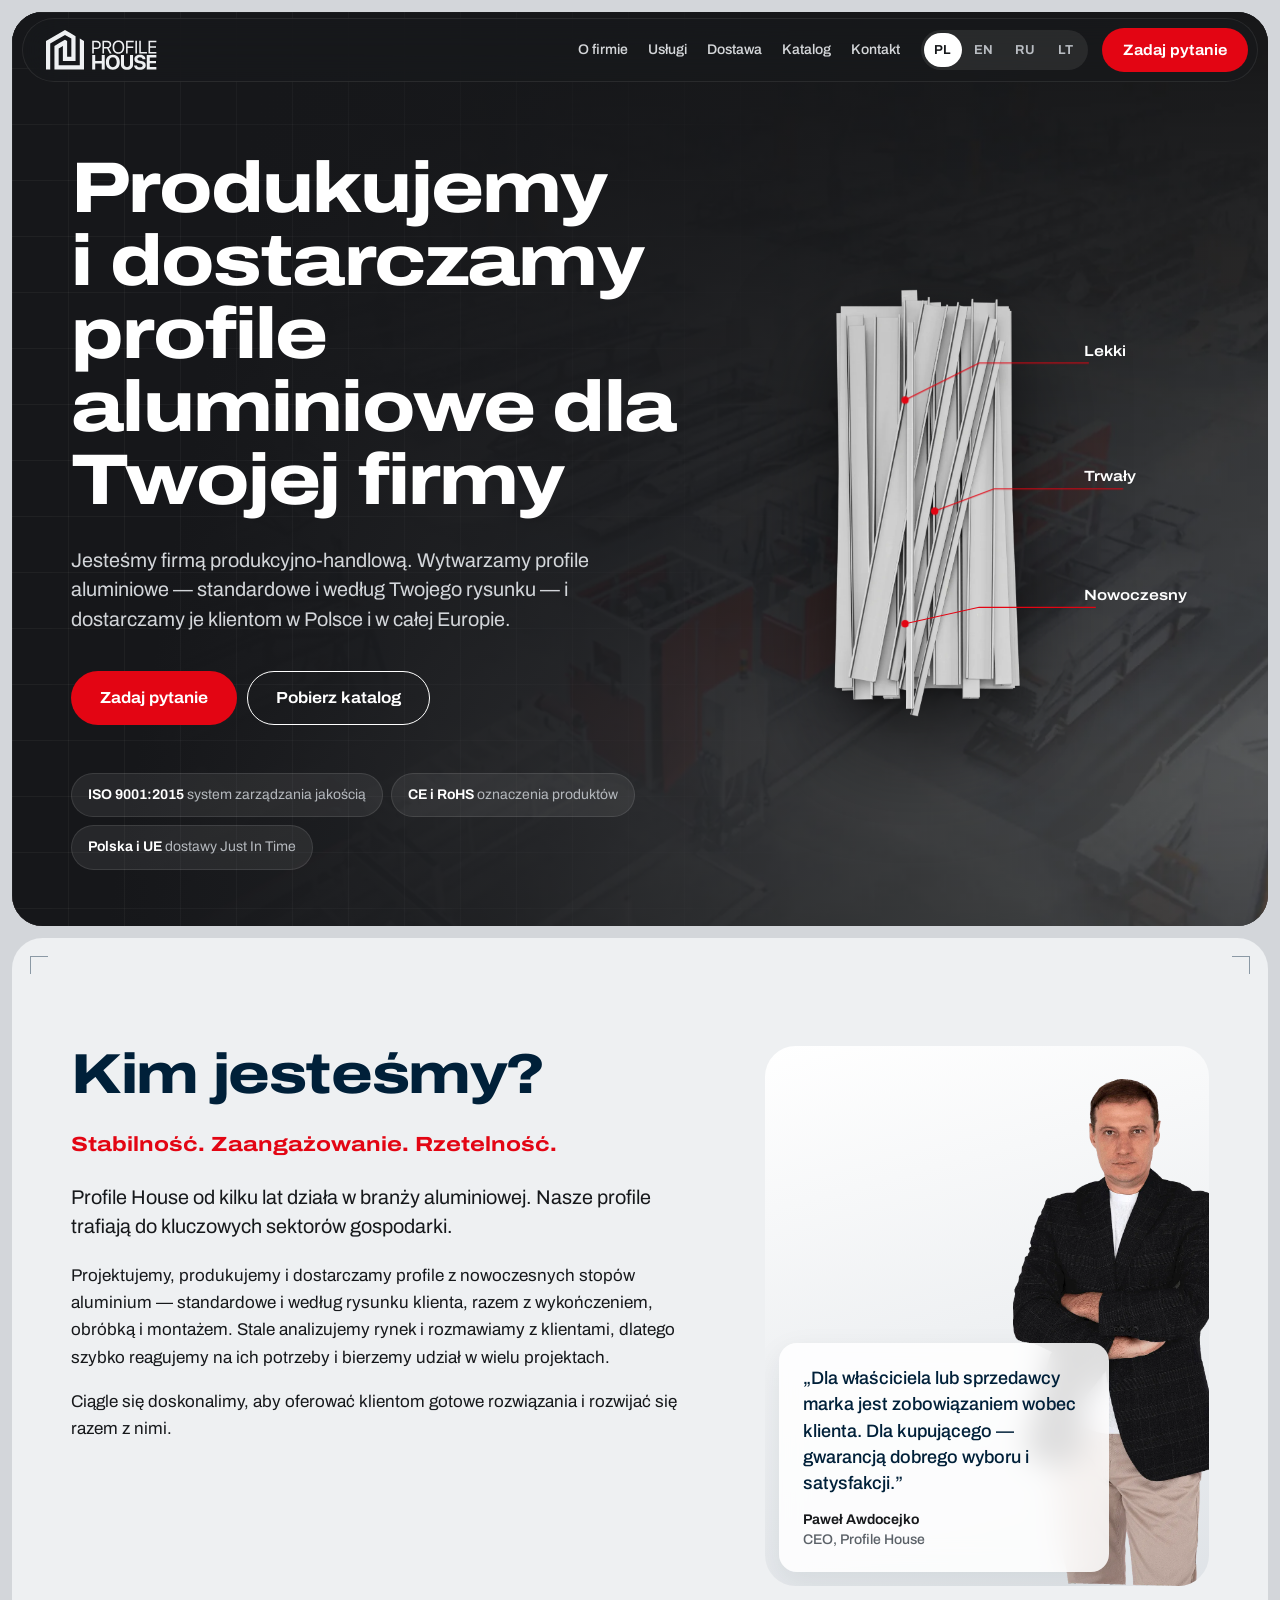
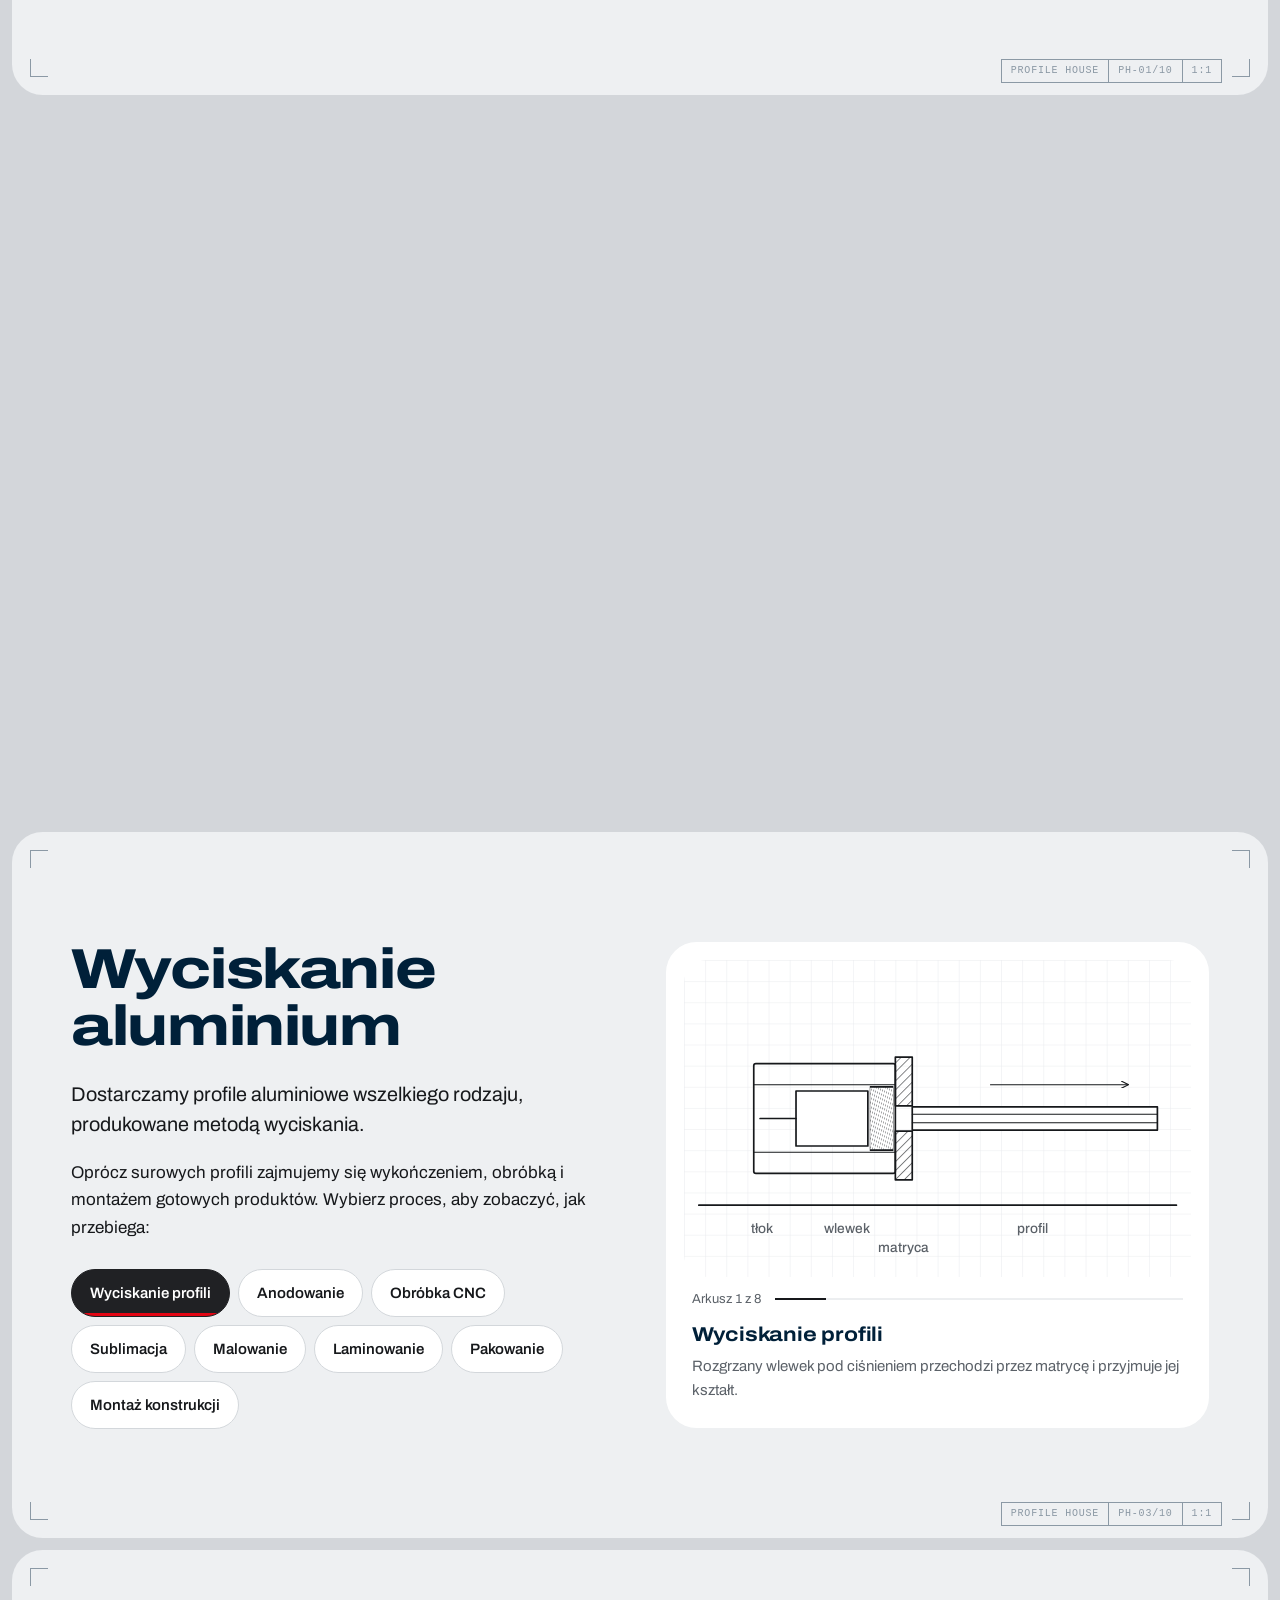
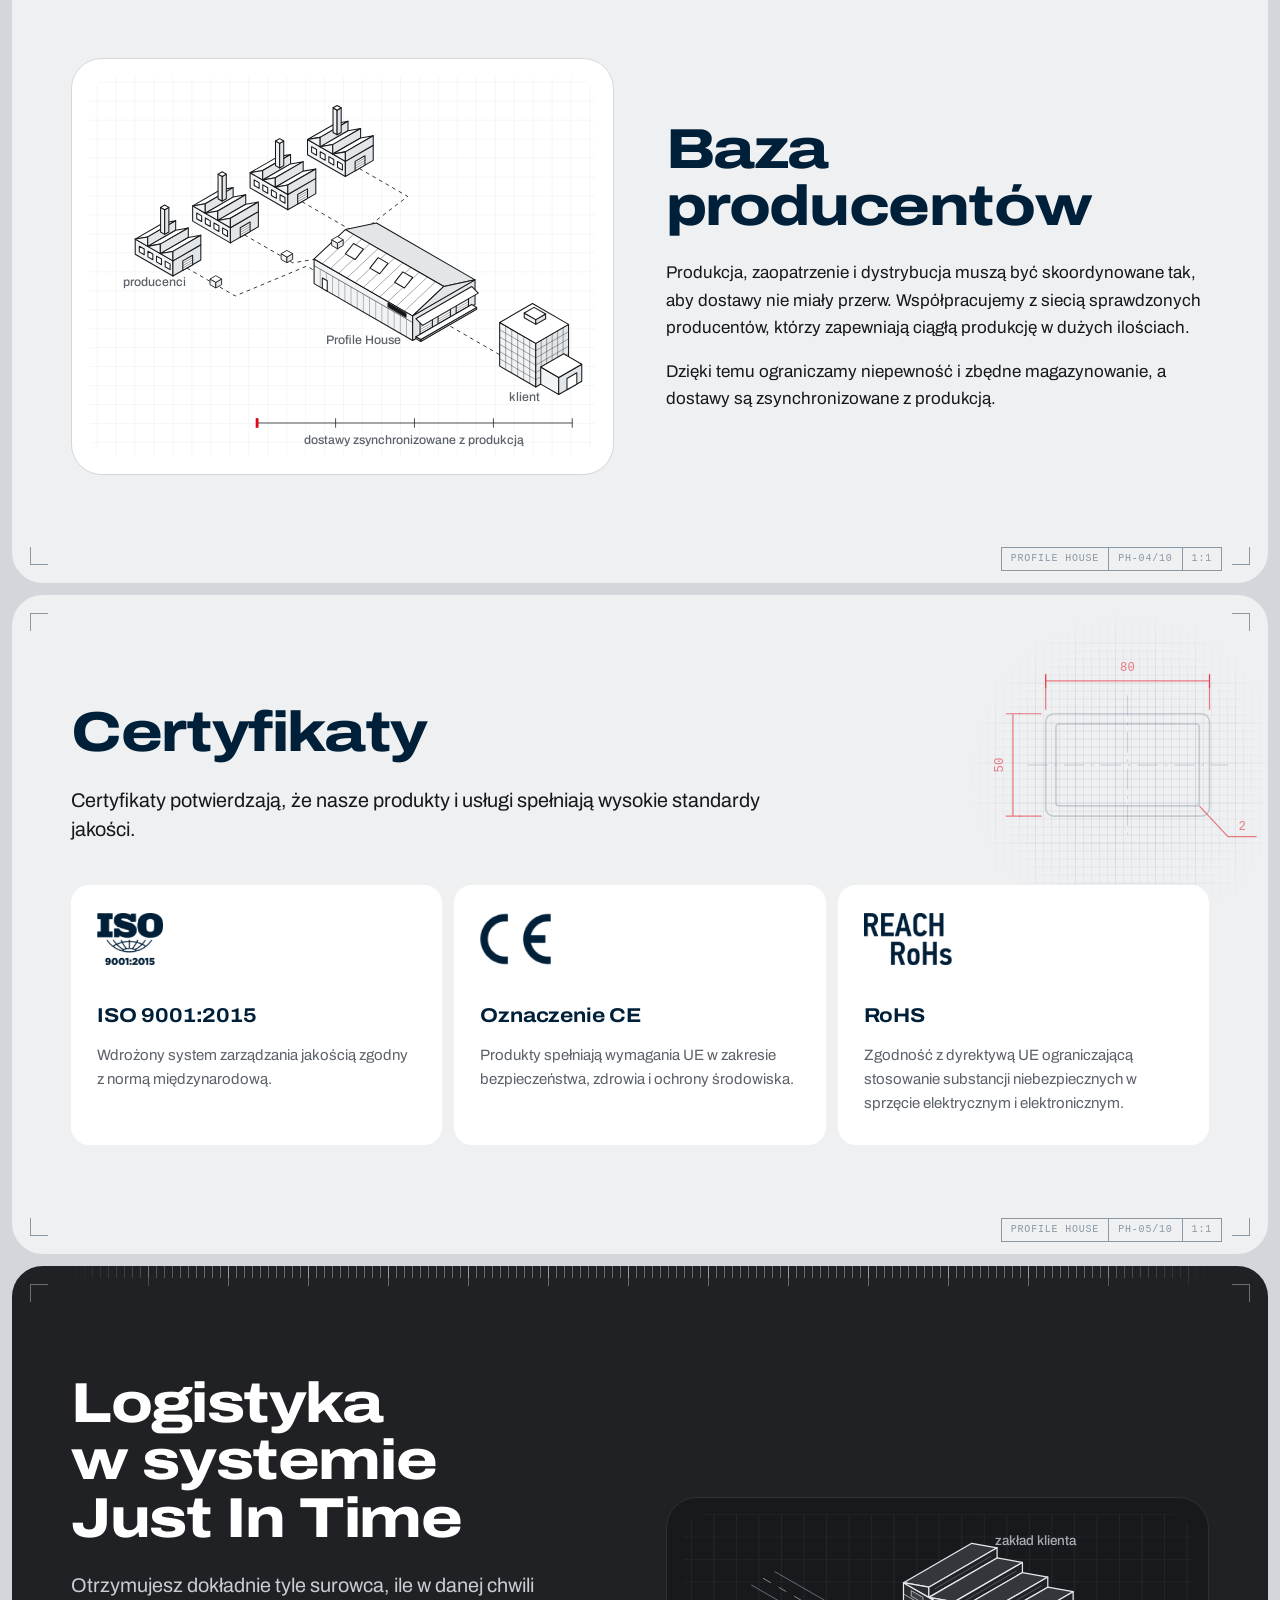
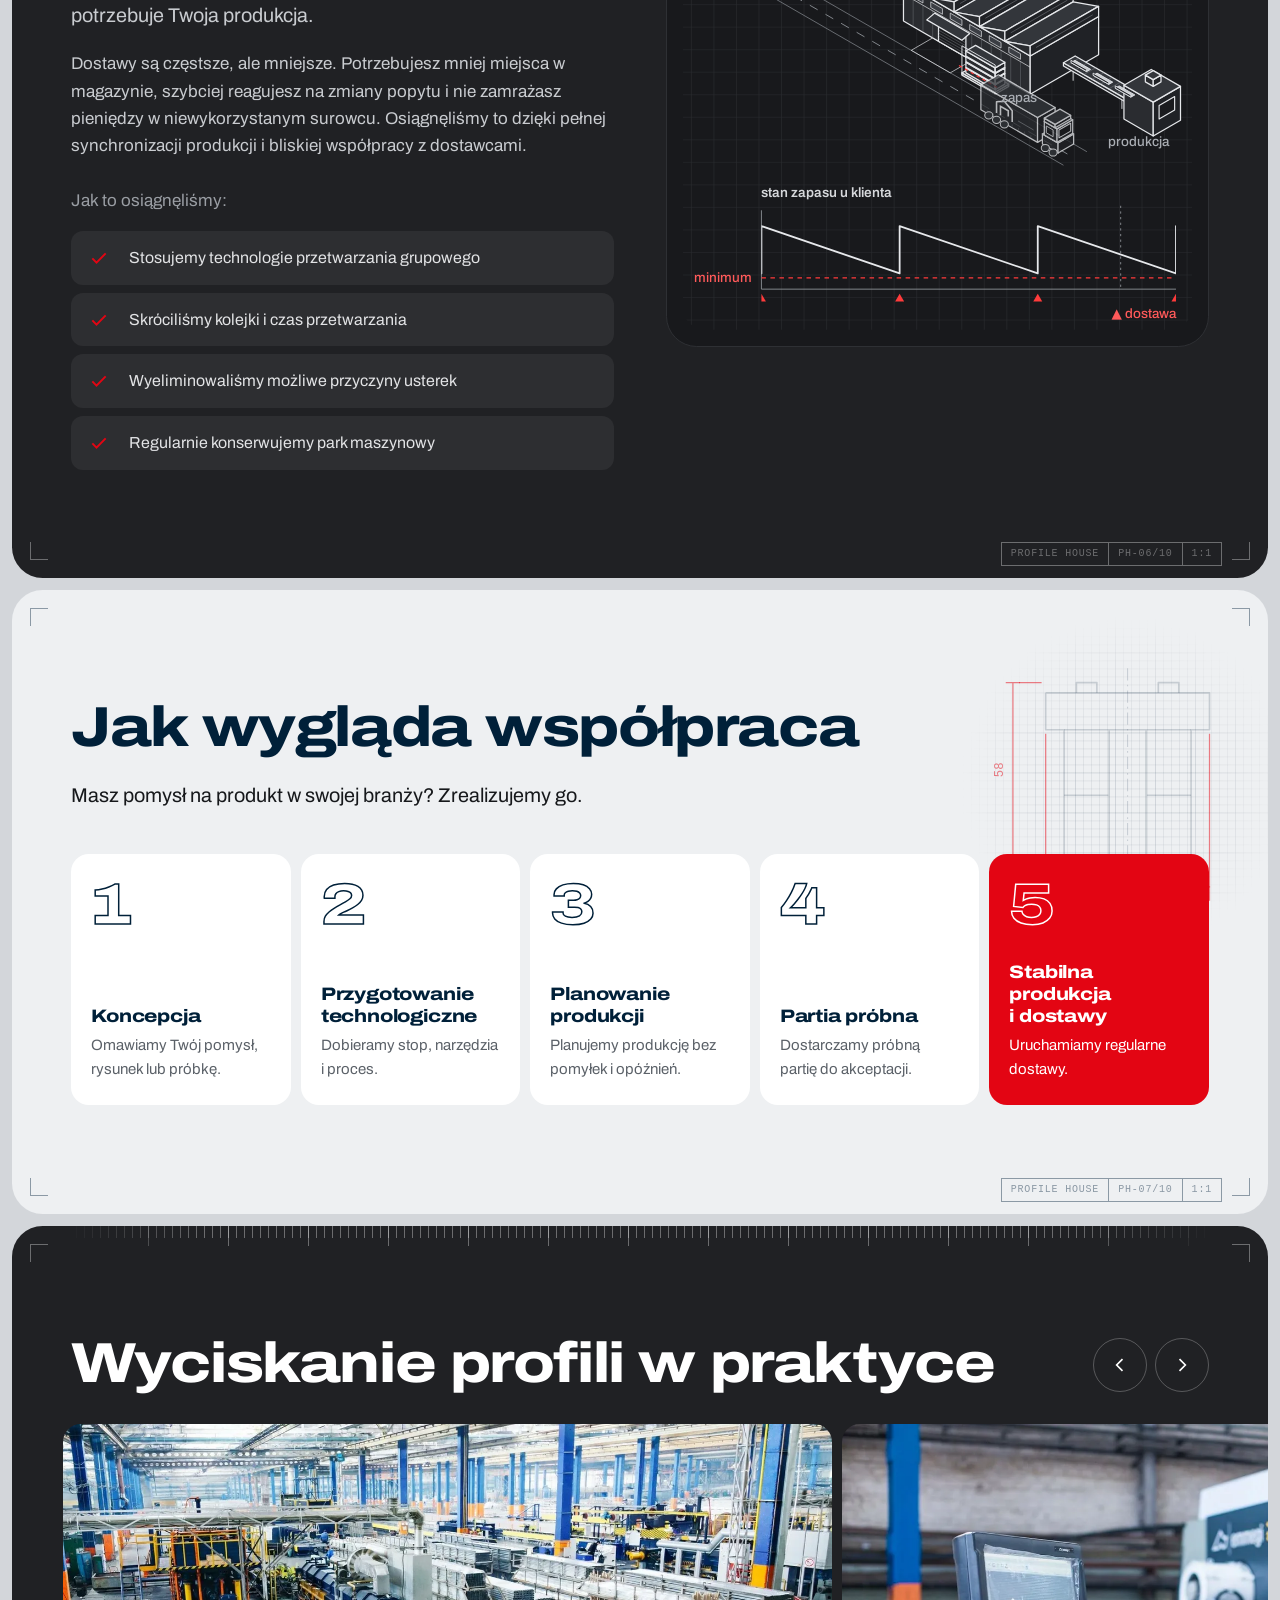
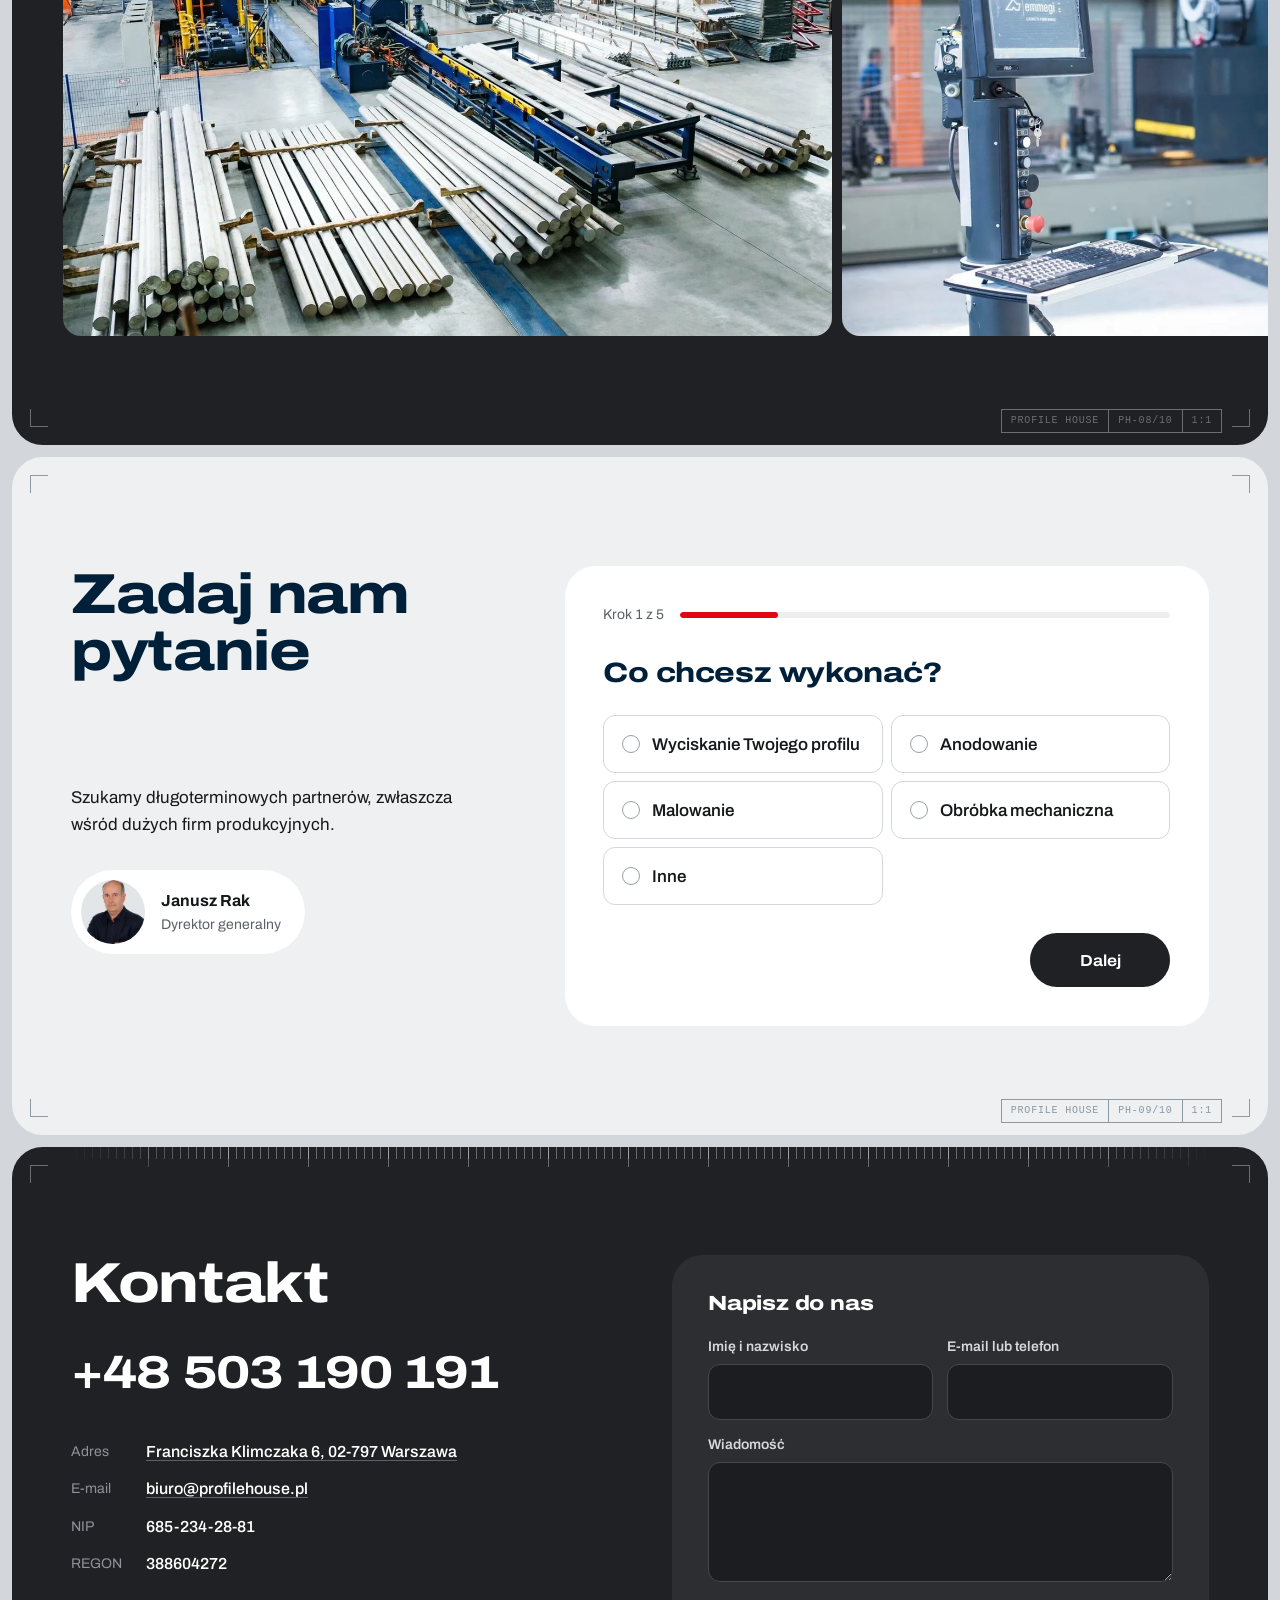
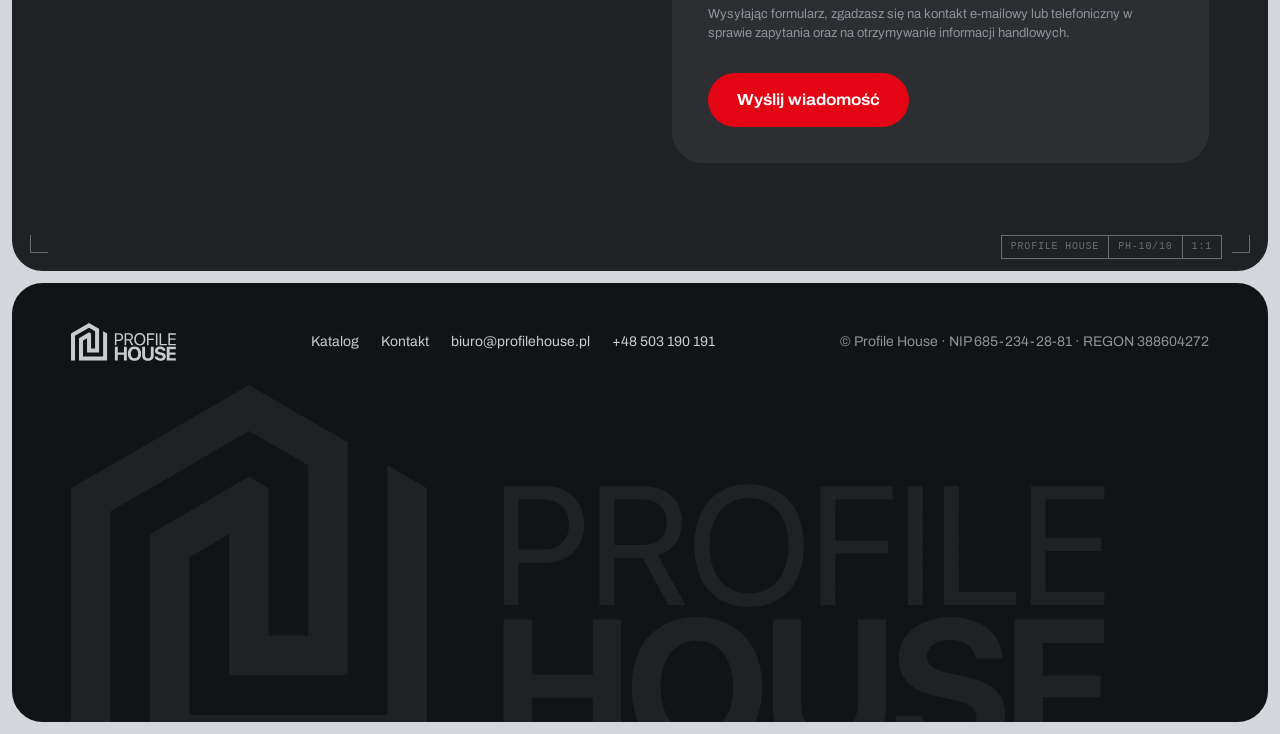
<file: index.html>
<!doctype html>
<html lang="pl">
<head>
<meta charset="utf-8">
<meta name="viewport" content="width=device-width,initial-scale=1">
<title>Profile House — producent i dostawca profili aluminiowych</title>
<meta name="description" content="Produkujemy i dostarczamy profile aluminiowe dla firm w Polsce i w Europie: wyciskanie, anodowanie, obróbka CNC, malowanie, montaż. Dostawy Just In Time.">
<link rel="canonical" href="https://profilehouse.pl/">
<link rel="alternate" hreflang="pl" href="https://profilehouse.pl/">
<link rel="alternate" hreflang="en" href="https://profilehouse.pl/en/">
<link rel="alternate" hreflang="ru" href="https://profilehouse.pl/ru/">
<link rel="alternate" hreflang="lt" href="https://profilehouse.pl/lt/">
<link rel="alternate" hreflang="x-default" href="https://profilehouse.pl/">
<meta property="og:type" content="website">
<meta property="og:locale" content="pl_PL">
<meta property="og:title" content="Profile House — producent i dostawca profili aluminiowych">
<meta property="og:description" content="Produkujemy i dostarczamy profile aluminiowe dla firm w Polsce i w Europie: wyciskanie, anodowanie, obróbka CNC, malowanie, montaż. Dostawy Just In Time.">
<meta property="og:url" content="https://profilehouse.pl/">
<meta property="og:image" content="https://profilehouse.pl/assets/og/og-pl.jpg?v=f13c097a">
<meta property="og:image:width" content="1200">
<meta property="og:image:height" content="630">
<meta property="og:image:alt" content="Profile House">
<meta property="og:site_name" content="Profile House">
<meta name="twitter:card" content="summary_large_image">
<meta name="theme-color" content="#202124">
<link rel="icon" href="/assets/favicon.png" type="image/png">
<link rel="apple-touch-icon" href="/assets/apple-touch-icon.png">
<link rel="preload" href="/assets/fonts/archivo-latin-wdth-normal.woff2" as="font" type="font/woff2" crossorigin>
<link rel="stylesheet" href="/assets/site.css?v=838a1575">
<script src="/assets/site.js?v=2a8c0dec" defer></script>
</head>
<body>
<a class="skip" href="#main">Przejdź do treści</a>
<header class="hdr">
  <div class="wrap">
    <a class="logo" href="/" aria-label="Profile House — strona główna"><svg aria-hidden="true" focusable="false" xmlns="http://www.w3.org/2000/svg" width="243" height="80" viewBox="0 0 243 80" fill="none"> <path d="M92.4609 21.6348V47H95.625V37.9473H101.479C106.242 37.9473 109.635 34.5898 109.635 29.7734C109.635 24.9746 106.277 21.6348 101.514 21.6348H92.4609ZM95.625 24.4473H100.688C104.326 24.4473 106.383 26.416 106.383 29.7734C106.383 33.1484 104.309 35.1348 100.688 35.1348H95.625V24.4473ZM116.077 36.9629H122.142L127.574 47H131.283L125.411 36.4707C128.593 35.4688 130.509 32.7266 130.509 29.1934C130.509 24.623 127.31 21.6348 122.423 21.6348H112.913V47H116.077V36.9629ZM116.077 24.4473H122.001C125.271 24.4473 127.24 26.2578 127.24 29.2988C127.24 32.4102 125.394 34.168 122.142 34.168H116.077V24.4473ZM144.844 21.2129C137.655 21.2129 133.155 26.2754 133.155 34.3262C133.155 42.377 137.655 47.4219 144.844 47.4219C152.034 47.4219 156.534 42.377 156.534 34.3262C156.534 26.2754 152.034 21.2129 144.844 21.2129ZM144.844 24.1309C150.03 24.1309 153.282 28.0684 153.282 34.3262C153.282 40.5664 150.03 44.5039 144.844 44.5039C139.659 44.5039 136.407 40.5664 136.407 34.3262C136.407 28.0684 139.659 24.1309 144.844 24.1309ZM163.275 47V36.0137H174.508V33.2012H163.275V24.4824H175.51V21.6348H160.111V47H163.275ZM181.935 47V21.6348H178.771V47H181.935ZM201.895 44.1523H189.661V21.6348H186.497V47H201.895V44.1523ZM220.731 44.1523H208.18V35.4336H220.08V32.6211H208.18V24.4824H220.731V21.6348H205.016V47H220.731V44.1523ZM117.507 79V50.1118H111.461V61.8433H98.4482V50.1118H92.4023V79H98.4482V66.8281H111.461V79H117.507ZM133.704 49.6113C125.136 49.6113 119.771 55.3569 119.771 64.5659C119.771 73.7549 125.136 79.4805 133.704 79.4805C142.253 79.4805 147.638 73.7549 147.638 64.5659C147.638 55.3569 142.253 49.6113 133.704 49.6113ZM133.704 54.6562C138.429 54.6562 141.452 58.5 141.452 64.5659C141.452 70.6118 138.429 74.4355 133.704 74.4355C128.96 74.4355 125.937 70.6118 125.937 64.5659C125.937 58.5 128.98 54.6562 133.704 54.6562ZM155.948 50.1118H149.902V68.79C149.902 75.1562 154.606 79.4805 162.013 79.4805C169.401 79.4805 174.105 75.1562 174.105 68.79V50.1118H168.059V68.1895C168.059 71.8931 165.877 74.3154 162.013 74.3154C158.13 74.3154 155.948 71.8931 155.948 68.1895V50.1118ZM176.189 70.752C176.369 76.1973 180.954 79.4805 187.84 79.4805C195.067 79.4805 199.492 75.917 199.492 70.2715C199.492 65.8872 196.829 63.4248 190.723 62.2036L187.66 61.583C184.257 60.9023 182.855 59.8013 182.855 58.0195C182.855 55.8975 184.857 54.4961 187.84 54.4961C190.883 54.4961 193.025 55.9775 193.226 58.4399H198.931C198.831 53.1348 194.587 49.6113 187.84 49.6113C181.414 49.6113 176.809 53.1147 176.809 58.3999C176.809 62.7041 179.632 65.4668 185.398 66.6079L188.441 67.2085C192.064 67.9492 193.426 69.0303 193.426 70.9321C193.426 73.0542 191.224 74.6157 188 74.6157C184.717 74.6157 182.275 73.1743 181.894 70.752H176.189ZM220.694 73.9951H207.601V66.708H219.953V62.0635H207.601V55.0967H220.694V50.1118H201.555V79H220.694V73.9951Z" fill="currentColor"></path> <path fill-rule="evenodd" clip-rule="evenodd" d="M8.44483 79V26.9547C18.296 21.2388 28.1489 15.5212 38 9.80348L50.669 17.1548C50.669 29.2819 50.669 41.4074 50.669 53.5345H42.2207C42.2207 43.041 42.2207 32.5474 42.2207 22.0556L37.9982 19.6052C30.9615 23.6893 23.9247 27.7733 16.8879 31.8574C16.8879 47.5704 16.8879 63.287 16.8879 79C36.5902 79 56.2977 79 76 79V22.0556L67.5552 17.1548V70.5133C53.4816 70.5133 39.4046 70.5133 25.331 70.5133C25.331 59.2592 25.331 48.0087 25.331 36.7547L33.7758 31.8556C33.7758 41.9091 33.7758 51.9678 33.7758 62.0213C42.2207 62.0213 50.6673 62.0213 59.1121 62.0213C59.1121 45.4316 59.1121 28.8436 59.1121 12.2504C52.0736 8.1681 45.0385 4.08405 38 0C25.3327 7.35305 12.6673 14.7026 0 22.0556V70.5098L8.44483 79ZM0 78.9982L8.44483 79L0 70.5098V78.9982Z" fill="currentColor"></path> </svg> </a>
    <details class="lang-dd"><summary aria-label="Język: Polski">PL<svg viewBox="0 0 12 12" aria-hidden="true"><path d="M2.5 4.5 6 8l3.5-3.5" fill="none" stroke="currentColor" stroke-width="1.6"/></svg></summary><nav aria-label="Język"><a href="/" hreflang="pl" lang="pl" aria-current="true"><b>PL</b><span>Polski</span></a><a href="/en/" hreflang="en" lang="en"><b>EN</b><span>English</span></a><a href="/ru/" hreflang="ru" lang="ru"><b>RU</b><span>Русский</span></a><a href="/lt/" hreflang="lt" lang="lt"><b>LT</b><span>Lietuvių</span></a></nav></details>
    <button class="burger" aria-expanded="false" aria-controls="menu" aria-label="Menu"><span></span><span></span><span></span></button>
    <div class="menu" id="menu">
      <nav class="nav" aria-label="Menu"><a href="/#o-firmie">O firmie</a><a href="/#uslugi">Usługi</a><a href="/#dostawa">Dostawa</a><a href="/katalog/">Katalog</a><a href="/#kontakt">Kontakt</a></nav>
      <div class="hdr-cta">
        <nav class="langs" aria-label="Język"><a href="/" hreflang="pl" lang="pl" title="Polski" aria-current="true">PL</a><a href="/en/" hreflang="en" lang="en" title="English">EN</a><a href="/ru/" hreflang="ru" lang="ru" title="Русский">RU</a><a href="/lt/" hreflang="lt" lang="lt" title="Lietuvių">LT</a></nav>
        <a class="hdr-tel" href="tel:+48503190191">+48 503 190 191</a>
        <a class="btn btn-primary" href="/#pytanie">Zadaj pytanie</a>
      </div>
    </div>
  </div>
</header>
<main id="main">
<section class="hero">
  <div class="hero-bg" aria-hidden="true"></div>
  <div class="wrap">
    <div>
      <h1>Produkujemy i dostarczamy profile aluminiowe dla Twojej firmy</h1>
      <p class="lead">Jesteśmy firmą produkcyjno-handlową. Wytwarzamy profile aluminiowe — standardowe i według Twojego rysunku — i dostarczamy je klientom w Polsce i w całej Europie.</p>
      <div class="btns">
        <a class="btn btn-primary" href="#pytanie">Zadaj pytanie</a>
        <a class="btn btn-ghost" href="/katalog/"><span>Pobierz katalog</span></a>
      </div>
      <div class="hero-facts"><span><b>ISO 9001:2015</b> system zarządzania jakością</span><span><b>CE i RoHS</b> oznaczenia produktów</span><span><b>Polska i UE</b> dostawy Just In Time</span></div>
    </div>
    <div class="spec" aria-hidden="true">
      <img src="/assets/img/hero-profiles.webp" alt="" width="649" height="1324" fetchpriority="high">
      <svg viewBox="0 0 560 600">
        <g><circle class="dot" cx="150" cy="150" r="5"/><path class="ldr" d="M150 150 L250 100 H540"/><text x="392" y="90">Lekki</text></g>
        <g><circle class="dot" cx="190" cy="300" r="5"/><path class="ldr" d="M190 300 L270 270 H540"/><text x="392" y="260">Trwały</text></g>
        <g><circle class="dot" cx="150" cy="452" r="5"/><path class="ldr" d="M150 452 L250 430 H540"/><text x="392" y="420">Nowoczesny</text></g>
      </svg>
    </div>
  </div>
</section>

<section class="sec" id="o-firmie"><div class="bp" aria-hidden="true"><i class="bp-c bp-c0"></i><i class="bp-c bp-c1"></i><i class="bp-c bp-c2"></i><i class="bp-c bp-c3"></i><div class="bp-stamp"><span>PROFILE HOUSE</span><span>PH-01/10</span><span>1:1</span></div></div>
  <div class="wrap split wide-a">
    <div class="a h-block">
      <h2>Kim jesteśmy?</h2>
      <p class="values">Stabilność. Zaangażowanie. Rzetelność.</p>
      <p class="lead">Profile House od kilku lat działa w branży aluminiowej. Nasze profile trafiają do kluczowych sektorów gospodarki.</p>
      <p>Projektujemy, produkujemy i dostarczamy profile z nowoczesnych stopów aluminium — standardowe i według rysunku klienta, razem z wykończeniem, obróbką i montażem. Stale analizujemy rynek i rozmawiamy z klientami, dlatego szybko reagujemy na ich potrzeby i bierzemy udział w wielu projektach.</p>
      <p>Ciągle się doskonalimy, aby oferować klientom gotowe rozwiązania i rozwijać się razem z nimi.</p>
    </div>
    <div class="b">
      <figure class="ceo">
        <blockquote>„Dla właściciela lub sprzedawcy marka jest zobowiązaniem wobec klienta. Dla kupującego — gwarancją dobrego wyboru i satysfakcji.”<cite><b>Paweł Awdocejko</b><br>CEO, Profile House</cite></blockquote>
        <img src="/assets/img/ceo.webp" alt="Paweł Awdocejko, CEO Profile House" loading="lazy" width="700" height="1663">
      </figure>
    </div>
  </div>
</section>

<section class="sec dark mission"><div class="bp" aria-hidden="true"><i class="bp-c bp-c0"></i><i class="bp-c bp-c1"></i><i class="bp-c bp-c2"></i><i class="bp-c bp-c3"></i><div class="bp-art bp-r"><div class="bp-grid"></div><svg class="bp-draw" viewBox="-70 -60 300 290" fill="none"><circle class="ln" pathLength="1" cx="80" cy="80" r="80"/><circle class="ln" pathLength="1" cx="80" cy="80" r="68"/><path class="cl" pathLength="1" d="M80 -16 V176 M-16 80 H176"/><path class="dim" pathLength="1" d="M23.4 136.6 L136.6 23.4 L170 -10 H206"/><text x="188" y="-16" text-anchor="middle">Ø 50</text><path class="dim" pathLength="1" d="M32 128 L-6 166 H-40"/><text x="-24" y="160" text-anchor="middle">Ø 42</text></svg></div><div class="bp-stamp"><span>PROFILE HOUSE</span><span>PH-02/10</span><span>1:1</span></div></div>
  <div class="wrap">
    <h2 class="kicker-h">Misja Profile House</h2>
    <p class="statement">Nie musisz zatrudniać specjalistów ani optymalizować produkcji. Zrobimy to za Ciebie.</p>
    <div class="split"><p class="a">Wytwarzanie produktów wysokiej jakości, które zadowolą także pod względem estetycznym, to duża odpowiedzialność. Dzięki nowoczesnym technologiom, dobrym surowcom i sprawdzonym partnerom dostarczamy wyroby wysokiej klasy.</p><p class="b">Dopasujemy rozwiązanie do potrzeb Twojej firmy i zaplanujemy produkcję tak, aby uniknąć pomyłek i opóźnień. Gwarantujemy terminową realizację i jakość, z której będziesz zadowolony.</p></div>
  </div>
</section>

<section class="sec" id="uslugi" data-die="matryca"><div class="bp" aria-hidden="true"><i class="bp-c bp-c0"></i><i class="bp-c bp-c1"></i><i class="bp-c bp-c2"></i><i class="bp-c bp-c3"></i><div class="bp-stamp"><span>PROFILE HOUSE</span><span>PH-03/10</span><span>1:1</span></div></div>
  <div class="wrap split center">
    <div class="a h-block">
      <h2>Wyciskanie aluminium</h2>
      <p class="lead">Dostarczamy profile aluminiowe wszelkiego rodzaju, produkowane metodą wyciskania.</p>
      <p>Oprócz surowych profili zajmujemy się wykończeniem, obróbką i montażem gotowych produktów. Wybierz proces, aby zobaczyć, jak przebiega:</p>
      <ul class="svc-list" data-proc-chips><li><button type="button" class="chip" data-step="0" data-desc="Rozgrzany wlewek pod ciśnieniem przechodzi przez matrycę i przyjmuje jej kształt." aria-pressed="true">Wyciskanie profili</button></li><li><button type="button" class="chip" data-step="1" data-desc="Elektrochemiczna powłoka tlenkowa chroni profil przed korozją i może nadać mu kolor." aria-pressed="false">Anodowanie</button></li><li><button type="button" class="chip" data-step="2" data-desc="Wiercimy, frezujemy i tniemy profile na wymiar według rysunku." aria-pressed="false">Obróbka CNC</button></li><li><button type="button" class="chip" data-step="3" data-desc="Wzór, na przykład drewna, przenosimy z papieru na powierzchnię profilu w wysokiej temperaturze." aria-pressed="false">Sublimacja</button></li><li><button type="button" class="chip" data-step="4" data-desc="Pokrywamy profil trwałą powłoką lakierniczą w wybranym kolorze." aria-pressed="false">Malowanie</button></li><li><button type="button" class="chip" data-step="5" data-desc="Rolki dociskają folię dekoracyjną lub ochronną do powierzchni profilu." aria-pressed="false">Laminowanie</button></li><li><button type="button" class="chip" data-step="6" data-desc="Układamy profile w wiązki, spinamy taśmą i zabezpieczamy do transportu." aria-pressed="false">Pakowanie</button></li><li><button type="button" class="chip" data-step="7" data-desc="Z gotowych profili składamy kompletne konstrukcje." aria-pressed="false">Montaż konstrukcji</button></li></ul>
    </div>
    <figure class="b proc" data-proc>
      <svg class="proc-svg" viewBox="0 0 480 300" role="img" aria-labelledby="proc-title">
  <defs>
    <pattern id="pgrid" width="20" height="20" patternUnits="userSpaceOnUse"><path d="M20 0H0V20" fill="none" stroke="#e9ebee" stroke-width="1"/></pattern>
    <pattern id="phatch" width="6" height="6" patternUnits="userSpaceOnUse" patternTransform="rotate(45)"><path d="M0 0V6" stroke="#16181b" stroke-width="1"/></pattern>
    <pattern id="phatch2" width="5" height="5" patternUnits="userSpaceOnUse" patternTransform="rotate(-45)"><path d="M0 0V5" stroke="#16181b" stroke-width="1.6"/></pattern>
    <marker id="parr" viewBox="0 0 10 10" refX="9" refY="5" markerWidth="7" markerHeight="7" orient="auto"><path d="M0 0L10 5L0 10" fill="none" stroke="#16181b" stroke-width="1.5"/></marker>
  </defs>
  <rect width="480" height="300" fill="url(#pgrid)"/>

  <!-- 1 Wytłaczanie -->
  <g class="stage" data-s="0">
    <path class="ln draw" pathLength="1" d="M14 232H466"/>
    <rect class="ln draw" pathLength="1" x="66" y="98" width="134" height="104" rx="2"/>
    <path class="ln draw thin" pathLength="1" d="M66 118H200M66 182H200"/>
    <rect class="ln hatch billet" x="110" y="120" width="88" height="60"/>
    <g class="ram"><rect class="ln wf" x="40" y="124" width="68" height="52"/><path class="ln" d="M6 150H40"/></g>
    <rect class="ln hatch" x="200" y="92" width="16" height="46"/><rect class="ln hatch" x="200" y="162" width="16" height="46"/>
    <g class="extr"><rect class="ln wf" x="216" y="139" width="232" height="22"/><path class="ln thin" d="M216 146H448M216 154H448"/></g>
    <path class="ln thin draw" pathLength="1" d="M290 118H420" marker-end="url(#parr)"/>
    <g class="lbls" text-anchor="middle"><text x="74" y="258">tłok</text><text x="154" y="258">wlewek</text><text x="208" y="276">matryca</text><text x="330" y="258">profil</text></g>
  </g>

  <!-- 2 Anodowanie -->
  <g class="stage" data-s="1">
    <path class="ln draw" pathLength="1" d="M50 46H430"/>
    <path class="ln draw" pathLength="1" d="M106 112V252H374V112"/>
    <path class="ln thin wave" d="M117 150q11-6 22 0t22 0t22 0t22 0t22 0t22 0t22 0t22 0t22 0t22 0t22 0"/>
    <path class="ln thick" d="M126 138V236M354 138V236"/>
    <g class="lbls"><text x="121" y="132">+</text><text x="349" y="132">−</text></g>
    <g class="dip"><path class="ln thin" d="M200-140V188M280-140V188"/><rect class="ln wf" x="165" y="188" width="150" height="22"/><path class="ln thin" d="M165 199H315"/></g>
    <g class="bubbles"><circle cx="180" cy="230" r="3"/><circle cx="214" cy="236" r="2.5"/><circle cx="250" cy="228" r="3.5"/><circle cx="286" cy="234" r="2.5"/><circle cx="306" cy="226" r="3"/></g>
    <g class="lbls"><text x="240" y="276" text-anchor="middle">kąpiel elektrolityczna</text></g>
  </g>

  <!-- 3 Obróbka CNC -->
  <g class="stage" data-s="2">
    <path class="ln draw" pathLength="1" d="M24 30H456"/>
    <rect class="ln draw" pathLength="1" x="40" y="216" width="400" height="14"/>
    <rect class="ln hatch" x="66" y="176" width="16" height="40"/><rect class="ln hatch" x="398" y="176" width="16" height="40"/>
    <rect class="ln wf" x="60" y="190" width="360" height="26"/>
    <g class="holes"><circle class="ln wf" cx="130" cy="203" r="5"/><circle class="ln wf" cx="200" cy="203" r="5"/><circle class="ln wf" cx="270" cy="203" r="5"/><circle class="ln wf" cx="340" cy="203" r="5"/></g>
    <g class="spindle"><rect class="ln wf" x="-24" y="30" width="48" height="66"/><path class="ln thin" d="M-24 48H24M-24 60H24"/><rect class="ln wf" x="-10" y="96" width="20" height="30"/><path class="ln wf" d="M-4 126V158L0 170L4 158V126Z"/></g>
    <g class="lbls"><text x="240" y="258" text-anchor="middle">wiercenie według rysunku</text></g>
  </g>

  <!-- 4 Sublimacja -->
  <g class="stage" data-s="3">
    <rect class="ln hatch draw" pathLength="1" x="50" y="64" width="380" height="26"/>
    <g class="heat"><path class="ln thin" d="M90 100q6 8 0 16t0 16"/><path class="ln thin" d="M150 100q6 8 0 16t0 16"/><path class="ln thin" d="M210 100q6 8 0 16t0 16"/><path class="ln thin" d="M270 100q6 8 0 16t0 16"/><path class="ln thin" d="M330 100q6 8 0 16t0 16"/><path class="ln thin" d="M390 100q6 8 0 16t0 16"/></g>
    <path class="ln thin dashed" d="M40 146H440"/>
    <rect class="ln wf" x="50" y="152" width="380" height="40"/>
    <g class="grain">
      <path class="ln thin draw2" pathLength="1" d="M50 161C150 156 250 169 430 161"/>
      <path class="ln thin draw2" pathLength="1" d="M50 171C140 177 220 160 270 168S360 176 430 172"/>
      <path class="ln thin draw2" pathLength="1" d="M50 182C160 186 300 177 430 183"/>
      <ellipse class="ln thin draw2" pathLength="1" cx="262" cy="171" rx="16" ry="5"/>
    </g>
    <g class="lbls"><text x="50" y="56">grzałka</text><text x="430" y="140" text-anchor="end">papier transferowy</text><text x="240" y="222" text-anchor="middle">wzór drewna na profilu</text></g>
  </g>

  <!-- 5 Malowanie -->
  <g class="stage" data-s="4">
    <path class="ln draw" pathLength="1" d="M30 40H450"/>
    <rect class="ln wf" x="60" y="180" width="360" height="34"/>
    <rect class="coat" x="60" y="180" width="360" height="34" fill="url(#phatch2)"/>
    <rect class="ln" x="60" y="180" width="360" height="34" fill="none"/>
    <g class="gun">
      <path class="ln thin" d="M60 40V66"/>
      <rect class="ln wf" x="40" y="66" width="40" height="40" rx="3"/>
      <path class="ln wf" d="M80 80H112V92H80"/>
      <path class="ln wf" d="M55 106H65L62 126H58Z"/>
      <path class="ln thin dashed" d="M60 126L38 178M60 126L82 178"/>
      <g class="spray"><circle cx="52" cy="146" r="1.4"/><circle cx="66" cy="152" r="1.4"/><circle cx="58" cy="162" r="1.4"/><circle cx="72" cy="168" r="1.4"/><circle cx="46" cy="170" r="1.4"/><circle cx="62" cy="140" r="1.4"/></g>
    </g>
    <g class="lbls"><text x="60" y="242">powłoka lakiernicza</text></g>
  </g>

  <!-- 6 Laminowanie -->
  <g class="stage" data-s="5">
    <g class="roll"><circle class="ln wf" cx="96" cy="70" r="26"/><circle class="ln" cx="96" cy="70" r="8"/><path class="ln thin" d="M96 44V96M70 70H122"/></g>
    <path class="ln draw" pathLength="1" d="M114 89L228 160"/>
    <rect class="ln wf" x="30" y="165" width="420" height="26"/>
    <path class="ln thin" d="M30 178H450"/>
    <path class="layer" pathLength="1" d="M240 164H450"/>
    <g class="roll"><circle class="ln wf" cx="240" cy="136" r="28"/><path class="ln thin" d="M240 108V164M212 136H268M220 116L260 156M260 116L220 156"/><circle class="ln" cx="240" cy="136" r="5"/></g>
    <g class="roll rev"><circle class="ln wf" cx="240" cy="220" r="28"/><path class="ln thin" d="M240 192V248M212 220H268M220 200L260 240M260 200L220 240"/><circle class="ln" cx="240" cy="220" r="5"/></g>
    <path class="ln thin draw" pathLength="1" d="M300 268H420" marker-end="url(#parr)"/>
    <g class="lbls"><text x="128" y="66">folia</text><text x="276" y="118">rolki dociskowe</text></g>
  </g>

  <!-- 7 Pakowanie -->
  <g class="stage" data-s="6">
    <rect class="ln draw" pathLength="1" x="100" y="236" width="280" height="12"/>
    <path class="ln draw" pathLength="1" d="M112 248V266H140V248M226 248V266H254V248M340 248V266H368V248"/>
    <g class="bar b1"><rect class="ln wf" x="120" y="212" width="240" height="22"/><path class="ln thin" d="M120 223H360"/></g>
    <g class="bar b2"><rect class="ln wf" x="120" y="188" width="240" height="22"/><path class="ln thin" d="M120 199H360"/></g>
    <g class="bar b3"><rect class="ln wf" x="120" y="164" width="240" height="22"/><path class="ln thin" d="M120 175H360"/></g>
    <g class="bar b4"><rect class="ln wf" x="120" y="140" width="240" height="22"/><path class="ln thin" d="M120 151H360"/></g>
    <rect class="ln strap s1" pathLength="1" x="164" y="136" width="12" height="100"/>
    <rect class="ln strap s2" pathLength="1" x="304" y="136" width="12" height="100"/>
    <g class="tag"><path class="ln thin" d="M240 136V116"/><rect class="ln wf" x="208" y="90" width="64" height="26" rx="3"/><text x="226" y="108" class="tagt">PH</text></g>
  </g>

  <!-- 8 Montaż konstrukcji -->
  <g class="stage" data-s="7">
    <g class="fb ft"><rect class="ln wf" x="140" y="60" width="200" height="20"/></g>
    <g class="fb fbm"><rect class="ln wf" x="140" y="220" width="200" height="20"/></g>
    <g class="fb fl"><rect class="ln wf" x="140" y="60" width="20" height="180"/></g>
    <g class="fb fr"><rect class="ln wf" x="320" y="60" width="20" height="180"/></g>
    <path class="ln thin miter" d="M140 60L160 80M340 60L320 80M140 240L160 220M340 240L320 220"/>
    <rect class="ln thin dashed glass" x="172" y="92" width="136" height="116"/>
    <g class="screws"><circle class="ln wf" cx="150" cy="70" r="3.5"/><circle class="ln wf" cx="330" cy="70" r="3.5"/><circle class="ln wf" cx="150" cy="230" r="3.5"/><circle class="ln wf" cx="330" cy="230" r="3.5"/></g>
    <g class="dims"><path class="ln thin" d="M140 40H340M140 34V46M340 34V46M370 60V240M364 60H376M364 240H376"/><text x="226" y="34">1200</text><text x="378" y="154">900</text></g>
  </g>
</svg>

      <figcaption class="proc-cap">
        <div class="proc-meta"><span data-proc-num data-tpl="Arkusz {n} z {t}">Arkusz 1 z 8</span><span class="proc-bar"><i data-proc-bar></i></span></div>
        <b id="proc-title" data-proc-name>Wyciskanie profili</b>
        <p data-proc-desc>Rozgrzany wlewek pod ciśnieniem przechodzi przez matrycę i przyjmuje jej kształt.</p>
      </figcaption>
    </figure>
  </div>
</section>

<section class="sec white"><div class="bp" aria-hidden="true"><i class="bp-c bp-c0"></i><i class="bp-c bp-c1"></i><i class="bp-c bp-c2"></i><i class="bp-c bp-c3"></i><div class="bp-stamp"><span>PROFILE HOUSE</span><span>PH-04/10</span><span>1:1</span></div></div>
  <div class="wrap split center">
    <figure class="a proc net"><svg class="net-svg" viewBox="-207 -105 533 399" role="img" aria-label="Schemat: producenci dostarczają towar do Profile House, a stamtąd trafia on do klienta">
<defs><pattern id="ngrid" width="20" height="20" patternUnits="userSpaceOnUse"><path d="M20 0H0V20" fill="none" stroke="#e9ebee" stroke-width="1"/></pattern></defs>
<rect x="-207" y="-105" width="533" height="399" fill="url(#ngrid)"/>
<path class="route" d="M77.1 -8.5 L128.2 21.0 L63.2 70.5 L76.2 78.0" fill="none" stroke="#16181b" stroke-width="0.9" stroke-dasharray="4 4"/>
<path class="route" d="M16.5 26.5 L67.5 56.0 L49.4 78.5 L62.4 86.0" fill="none" stroke="#16181b" stroke-width="0.9" stroke-dasharray="4 4"/>
<path class="route" d="M-44.2 61.5 L6.9 91.0 L35.5 86.5 L48.5 94.0" fill="none" stroke="#16181b" stroke-width="0.9" stroke-dasharray="4 4"/>
<path class="route" d="M-104.8 96.5 L-53.7 126.0 L21.7 94.5 L34.6 102.0" fill="none" stroke="#16181b" stroke-width="0.9" stroke-dasharray="4 4"/>
<path class="route" d="M173.2 158.0 L235.6 194.0" fill="none" stroke="#16181b" stroke-width="0.9" stroke-dasharray="4 4"/>
<g class="fac"><polygon points="22.5,-23.0 62.4,0.0 62.4,-16.0 22.5,-39.0" fill="#f2f3f5" stroke="#16181b" stroke-width="1.1" stroke-linejoin="round"/><polygon points="91.8,-17.0 62.4,0.0 62.4,-16.0 91.8,-33.0" fill="#e3e6e9" stroke="#16181b" stroke-width="1.1" stroke-linejoin="round"/><polygon points="52.0,-56.0 65.2,-58.3 35.8,-41.3 22.5,-39.0" fill="#ffffff" stroke="#16181b" stroke-width="1.1" stroke-linejoin="round"/><polygon points="22.5,-39.0 35.8,-31.3 35.8,-41.3" fill="#f2f3f5" stroke="#16181b" stroke-width="1.1" stroke-linejoin="round"/><polygon points="65.2,-48.3 35.8,-31.3 35.8,-41.3 65.2,-58.3" fill="#e3e6e9" stroke="#16181b" stroke-width="1.1" stroke-linejoin="round" class="glass"/><polygon points="65.2,-48.3 78.5,-50.7 49.1,-33.7 35.8,-31.3" fill="#ffffff" stroke="#16181b" stroke-width="1.1" stroke-linejoin="round"/><polygon points="35.8,-31.3 49.1,-23.7 49.1,-33.7" fill="#f2f3f5" stroke="#16181b" stroke-width="1.1" stroke-linejoin="round"/><polygon points="78.5,-40.7 49.1,-23.7 49.1,-33.7 78.5,-50.7" fill="#e3e6e9" stroke="#16181b" stroke-width="1.1" stroke-linejoin="round" class="glass"/><polygon points="78.5,-40.7 91.8,-43.0 62.4,-26.0 49.1,-23.7" fill="#ffffff" stroke="#16181b" stroke-width="1.1" stroke-linejoin="round"/><polygon points="49.1,-23.7 62.4,-16.0 62.4,-26.0" fill="#f2f3f5" stroke="#16181b" stroke-width="1.1" stroke-linejoin="round"/><polygon points="91.8,-33.0 62.4,-16.0 62.4,-26.0 91.8,-43.0" fill="#e3e6e9" stroke="#16181b" stroke-width="1.1" stroke-linejoin="round" class="glass"/><polygon points="26.8,-25.5 32.0,-22.5 32.0,-28.5 26.8,-31.5" fill="#fff" stroke="#16181b" stroke-width="1.1" stroke-linejoin="round" class="win w0"/><polygon points="35.9,-20.2 41.1,-17.2 41.1,-23.2 35.9,-26.2" fill="#fff" stroke="#16181b" stroke-width="1.1" stroke-linejoin="round" class="win w1"/><polygon points="45.0,-15.0 50.2,-12.0 50.2,-18.0 45.0,-21.0" fill="#fff" stroke="#16181b" stroke-width="1.1" stroke-linejoin="round" class="win w2"/><polygon points="54.1,-9.8 59.3,-6.8 59.3,-12.8 54.1,-15.8" fill="#fff" stroke="#16181b" stroke-width="1.1" stroke-linejoin="round" class="win w3"/><polygon points="83.1,-12.0 72.7,-6.0 72.7,-16.0 83.1,-22.0" fill="#fff" stroke="#16181b" stroke-width="1.1" stroke-linejoin="round"/><line x1="83.1" y1="-14.5" x2="72.7" y2="-8.5" stroke="#16181b" stroke-width="0.5"/><line x1="83.1" y1="-17.0" x2="72.7" y2="-11.0" stroke="#16181b" stroke-width="0.5"/><line x1="83.1" y1="-19.5" x2="72.7" y2="-13.5" stroke="#16181b" stroke-width="0.5"/><polygon points="49.4,-46.5 53.7,-44.0 53.7,-70.0 49.4,-72.5" fill="#f2f3f5" stroke="#16181b" stroke-width="1.1" stroke-linejoin="round"/><polygon points="58.0,-46.5 53.7,-44.0 53.7,-70.0 58.0,-72.5" fill="#e3e6e9" stroke="#16181b" stroke-width="1.1" stroke-linejoin="round"/><polygon points="53.7,-75.0 58.0,-72.5 53.7,-70.0 49.4,-72.5" fill="#ffffff" stroke="#16181b" stroke-width="1.1" stroke-linejoin="round"/><g class="smoke s0"><circle cx="53.7" cy="-76.5" r="3" fill="#fff" stroke="#16181b" stroke-width="0.8"/><circle cx="53.7" cy="-76.5" r="3.6" fill="#fff" stroke="#16181b" stroke-width="0.8"/><circle cx="53.7" cy="-76.5" r="4.2" fill="#fff" stroke="#16181b" stroke-width="0.8"/></g></g>
<g class="fac"><polygon points="-38.1,12.0 1.7,35.0 1.7,19.0 -38.1,-4.0" fill="#f2f3f5" stroke="#16181b" stroke-width="1.1" stroke-linejoin="round"/><polygon points="31.2,18.0 1.7,35.0 1.7,19.0 31.2,2.0" fill="#e3e6e9" stroke="#16181b" stroke-width="1.1" stroke-linejoin="round"/><polygon points="-8.7,-21.0 4.6,-23.3 -24.8,-6.3 -38.1,-4.0" fill="#ffffff" stroke="#16181b" stroke-width="1.1" stroke-linejoin="round"/><polygon points="-38.1,-4.0 -24.8,3.7 -24.8,-6.3" fill="#f2f3f5" stroke="#16181b" stroke-width="1.1" stroke-linejoin="round"/><polygon points="4.6,-13.3 -24.8,3.7 -24.8,-6.3 4.6,-23.3" fill="#e3e6e9" stroke="#16181b" stroke-width="1.1" stroke-linejoin="round" class="glass"/><polygon points="4.6,-13.3 17.9,-15.7 -11.5,1.3 -24.8,3.7" fill="#ffffff" stroke="#16181b" stroke-width="1.1" stroke-linejoin="round"/><polygon points="-24.8,3.7 -11.5,11.3 -11.5,1.3" fill="#f2f3f5" stroke="#16181b" stroke-width="1.1" stroke-linejoin="round"/><polygon points="17.9,-5.7 -11.5,11.3 -11.5,1.3 17.9,-15.7" fill="#e3e6e9" stroke="#16181b" stroke-width="1.1" stroke-linejoin="round" class="glass"/><polygon points="17.9,-5.7 31.2,-8.0 1.7,9.0 -11.5,11.3" fill="#ffffff" stroke="#16181b" stroke-width="1.1" stroke-linejoin="round"/><polygon points="-11.5,11.3 1.7,19.0 1.7,9.0" fill="#f2f3f5" stroke="#16181b" stroke-width="1.1" stroke-linejoin="round"/><polygon points="31.2,2.0 1.7,19.0 1.7,9.0 31.2,-8.0" fill="#e3e6e9" stroke="#16181b" stroke-width="1.1" stroke-linejoin="round" class="glass"/><polygon points="-33.8,9.5 -28.6,12.5 -28.6,6.5 -33.8,3.5" fill="#fff" stroke="#16181b" stroke-width="1.1" stroke-linejoin="round" class="win w1"/><polygon points="-24.7,14.8 -19.5,17.8 -19.5,11.8 -24.7,8.8" fill="#fff" stroke="#16181b" stroke-width="1.1" stroke-linejoin="round" class="win w2"/><polygon points="-15.6,20.0 -10.4,23.0 -10.4,17.0 -15.6,14.0" fill="#fff" stroke="#16181b" stroke-width="1.1" stroke-linejoin="round" class="win w3"/><polygon points="-6.5,25.2 -1.3,28.2 -1.3,22.2 -6.5,19.2" fill="#fff" stroke="#16181b" stroke-width="1.1" stroke-linejoin="round" class="win w0"/><polygon points="22.5,23.0 12.1,29.0 12.1,19.0 22.5,13.0" fill="#fff" stroke="#16181b" stroke-width="1.1" stroke-linejoin="round"/><line x1="22.5" y1="20.5" x2="12.1" y2="26.5" stroke="#16181b" stroke-width="0.5"/><line x1="22.5" y1="18.0" x2="12.1" y2="24.0" stroke="#16181b" stroke-width="0.5"/><line x1="22.5" y1="15.5" x2="12.1" y2="21.5" stroke="#16181b" stroke-width="0.5"/><polygon points="-11.3,-11.5 -6.9,-9.0 -6.9,-35.0 -11.3,-37.5" fill="#f2f3f5" stroke="#16181b" stroke-width="1.1" stroke-linejoin="round"/><polygon points="-2.6,-11.5 -6.9,-9.0 -6.9,-35.0 -2.6,-37.5" fill="#e3e6e9" stroke="#16181b" stroke-width="1.1" stroke-linejoin="round"/><polygon points="-6.9,-40.0 -2.6,-37.5 -6.9,-35.0 -11.3,-37.5" fill="#ffffff" stroke="#16181b" stroke-width="1.1" stroke-linejoin="round"/><g class="smoke s1"><circle cx="-6.9" cy="-41.5" r="3" fill="#fff" stroke="#16181b" stroke-width="0.8"/><circle cx="-6.9" cy="-41.5" r="3.6" fill="#fff" stroke="#16181b" stroke-width="0.8"/><circle cx="-6.9" cy="-41.5" r="4.2" fill="#fff" stroke="#16181b" stroke-width="0.8"/></g></g>
<g class="fac"><polygon points="-98.7,47.0 -58.9,70.0 -58.9,54.0 -98.7,31.0" fill="#f2f3f5" stroke="#16181b" stroke-width="1.1" stroke-linejoin="round"/><polygon points="-29.4,53.0 -58.9,70.0 -58.9,54.0 -29.4,37.0" fill="#e3e6e9" stroke="#16181b" stroke-width="1.1" stroke-linejoin="round"/><polygon points="-69.3,14.0 -56.0,11.7 -85.4,28.7 -98.7,31.0" fill="#ffffff" stroke="#16181b" stroke-width="1.1" stroke-linejoin="round"/><polygon points="-98.7,31.0 -85.4,38.7 -85.4,28.7" fill="#f2f3f5" stroke="#16181b" stroke-width="1.1" stroke-linejoin="round"/><polygon points="-56.0,21.7 -85.4,38.7 -85.4,28.7 -56.0,11.7" fill="#e3e6e9" stroke="#16181b" stroke-width="1.1" stroke-linejoin="round" class="glass"/><polygon points="-56.0,21.7 -42.7,19.3 -72.2,36.3 -85.4,38.7" fill="#ffffff" stroke="#16181b" stroke-width="1.1" stroke-linejoin="round"/><polygon points="-85.4,38.7 -72.2,46.3 -72.2,36.3" fill="#f2f3f5" stroke="#16181b" stroke-width="1.1" stroke-linejoin="round"/><polygon points="-42.7,29.3 -72.2,46.3 -72.2,36.3 -42.7,19.3" fill="#e3e6e9" stroke="#16181b" stroke-width="1.1" stroke-linejoin="round" class="glass"/><polygon points="-42.7,29.3 -29.4,27.0 -58.9,44.0 -72.2,46.3" fill="#ffffff" stroke="#16181b" stroke-width="1.1" stroke-linejoin="round"/><polygon points="-72.2,46.3 -58.9,54.0 -58.9,44.0" fill="#f2f3f5" stroke="#16181b" stroke-width="1.1" stroke-linejoin="round"/><polygon points="-29.4,37.0 -58.9,54.0 -58.9,44.0 -29.4,27.0" fill="#e3e6e9" stroke="#16181b" stroke-width="1.1" stroke-linejoin="round" class="glass"/><polygon points="-94.4,44.5 -89.2,47.5 -89.2,41.5 -94.4,38.5" fill="#fff" stroke="#16181b" stroke-width="1.1" stroke-linejoin="round" class="win w2"/><polygon points="-85.3,49.8 -80.1,52.8 -80.1,46.8 -85.3,43.8" fill="#fff" stroke="#16181b" stroke-width="1.1" stroke-linejoin="round" class="win w3"/><polygon points="-76.2,55.0 -71.0,58.0 -71.0,52.0 -76.2,49.0" fill="#fff" stroke="#16181b" stroke-width="1.1" stroke-linejoin="round" class="win w0"/><polygon points="-67.1,60.2 -61.9,63.2 -61.9,57.2 -67.1,54.2" fill="#fff" stroke="#16181b" stroke-width="1.1" stroke-linejoin="round" class="win w1"/><polygon points="-38.1,58.0 -48.5,64.0 -48.5,54.0 -38.1,48.0" fill="#fff" stroke="#16181b" stroke-width="1.1" stroke-linejoin="round"/><line x1="-38.1" y1="55.5" x2="-48.5" y2="61.5" stroke="#16181b" stroke-width="0.5"/><line x1="-38.1" y1="53.0" x2="-48.5" y2="59.0" stroke="#16181b" stroke-width="0.5"/><line x1="-38.1" y1="50.5" x2="-48.5" y2="56.5" stroke="#16181b" stroke-width="0.5"/><polygon points="-71.9,23.5 -67.5,26.0 -67.5,0.0 -71.9,-2.5" fill="#f2f3f5" stroke="#16181b" stroke-width="1.1" stroke-linejoin="round"/><polygon points="-63.2,23.5 -67.5,26.0 -67.5,0.0 -63.2,-2.5" fill="#e3e6e9" stroke="#16181b" stroke-width="1.1" stroke-linejoin="round"/><polygon points="-67.5,-5.0 -63.2,-2.5 -67.5,0.0 -71.9,-2.5" fill="#ffffff" stroke="#16181b" stroke-width="1.1" stroke-linejoin="round"/><g class="smoke s2"><circle cx="-67.5" cy="-6.5" r="3" fill="#fff" stroke="#16181b" stroke-width="0.8"/><circle cx="-67.5" cy="-6.5" r="3.6" fill="#fff" stroke="#16181b" stroke-width="0.8"/><circle cx="-67.5" cy="-6.5" r="4.2" fill="#fff" stroke="#16181b" stroke-width="0.8"/></g></g>
<g class="fac"><polygon points="-159.3,82.0 -119.5,105.0 -119.5,89.0 -159.3,66.0" fill="#f2f3f5" stroke="#16181b" stroke-width="1.1" stroke-linejoin="round"/><polygon points="-90.1,88.0 -119.5,105.0 -119.5,89.0 -90.1,72.0" fill="#e3e6e9" stroke="#16181b" stroke-width="1.1" stroke-linejoin="round"/><polygon points="-129.9,49.0 -116.6,46.7 -146.1,63.7 -159.3,66.0" fill="#ffffff" stroke="#16181b" stroke-width="1.1" stroke-linejoin="round"/><polygon points="-159.3,66.0 -146.1,73.7 -146.1,63.7" fill="#f2f3f5" stroke="#16181b" stroke-width="1.1" stroke-linejoin="round"/><polygon points="-116.6,56.7 -146.1,73.7 -146.1,63.7 -116.6,46.7" fill="#e3e6e9" stroke="#16181b" stroke-width="1.1" stroke-linejoin="round" class="glass"/><polygon points="-116.6,56.7 -103.3,54.3 -132.8,71.3 -146.1,73.7" fill="#ffffff" stroke="#16181b" stroke-width="1.1" stroke-linejoin="round"/><polygon points="-146.1,73.7 -132.8,81.3 -132.8,71.3" fill="#f2f3f5" stroke="#16181b" stroke-width="1.1" stroke-linejoin="round"/><polygon points="-103.3,64.3 -132.8,81.3 -132.8,71.3 -103.3,54.3" fill="#e3e6e9" stroke="#16181b" stroke-width="1.1" stroke-linejoin="round" class="glass"/><polygon points="-103.3,64.3 -90.1,62.0 -119.5,79.0 -132.8,81.3" fill="#ffffff" stroke="#16181b" stroke-width="1.1" stroke-linejoin="round"/><polygon points="-132.8,81.3 -119.5,89.0 -119.5,79.0" fill="#f2f3f5" stroke="#16181b" stroke-width="1.1" stroke-linejoin="round"/><polygon points="-90.1,72.0 -119.5,89.0 -119.5,79.0 -90.1,62.0" fill="#e3e6e9" stroke="#16181b" stroke-width="1.1" stroke-linejoin="round" class="glass"/><polygon points="-155.0,79.5 -149.8,82.5 -149.8,76.5 -155.0,73.5" fill="#fff" stroke="#16181b" stroke-width="1.1" stroke-linejoin="round" class="win w3"/><polygon points="-145.9,84.8 -140.7,87.8 -140.7,81.8 -145.9,78.8" fill="#fff" stroke="#16181b" stroke-width="1.1" stroke-linejoin="round" class="win w0"/><polygon points="-136.8,90.0 -131.6,93.0 -131.6,87.0 -136.8,84.0" fill="#fff" stroke="#16181b" stroke-width="1.1" stroke-linejoin="round" class="win w1"/><polygon points="-127.7,95.2 -122.5,98.2 -122.5,92.2 -127.7,89.2" fill="#fff" stroke="#16181b" stroke-width="1.1" stroke-linejoin="round" class="win w2"/><polygon points="-98.7,93.0 -109.1,99.0 -109.1,89.0 -98.7,83.0" fill="#fff" stroke="#16181b" stroke-width="1.1" stroke-linejoin="round"/><line x1="-98.7" y1="90.5" x2="-109.1" y2="96.5" stroke="#16181b" stroke-width="0.5"/><line x1="-98.7" y1="88.0" x2="-109.1" y2="94.0" stroke="#16181b" stroke-width="0.5"/><line x1="-98.7" y1="85.5" x2="-109.1" y2="91.5" stroke="#16181b" stroke-width="0.5"/><polygon points="-132.5,58.5 -128.2,61.0 -128.2,35.0 -132.5,32.5" fill="#f2f3f5" stroke="#16181b" stroke-width="1.1" stroke-linejoin="round"/><polygon points="-123.8,58.5 -128.2,61.0 -128.2,35.0 -123.8,32.5" fill="#e3e6e9" stroke="#16181b" stroke-width="1.1" stroke-linejoin="round"/><polygon points="-128.2,30.0 -123.8,32.5 -128.2,35.0 -132.5,32.5" fill="#ffffff" stroke="#16181b" stroke-width="1.1" stroke-linejoin="round"/><g class="smoke s3"><circle cx="-128.2" cy="28.5" r="3" fill="#fff" stroke="#16181b" stroke-width="0.8"/><circle cx="-128.2" cy="28.5" r="3.6" fill="#fff" stroke="#16181b" stroke-width="0.8"/><circle cx="-128.2" cy="28.5" r="4.2" fill="#fff" stroke="#16181b" stroke-width="0.8"/></g></g>
<g class="hubg"><polygon points="29.4,113.0 133.4,173.0 133.4,147.0 29.4,87.0" fill="#f2f3f5" stroke="#16181b" stroke-width="1.1" stroke-linejoin="round"/><polygon points="199.2,135.0 133.4,173.0 133.4,147.0 199.2,109.0" fill="#e3e6e9" stroke="#16181b" stroke-width="1.1" stroke-linejoin="round"/><polygon points="95.3,49.0 199.2,109.0 166.3,116.0 62.4,56.0" fill="#e3e6e9" stroke="#16181b" stroke-width="1.1" stroke-linejoin="round"/><polygon points="62.4,56.0 166.3,116.0 133.4,147.0 29.4,87.0" fill="#ffffff" stroke="#16181b" stroke-width="1.1" stroke-linejoin="round"/><polygon points="199.2,109.0 166.3,116.0 133.4,147.0" fill="#e3e6e9" stroke="#16181b" stroke-width="1.1" stroke-linejoin="round"/><line x1="71.0" y1="61.0" x2="38.1" y2="92.0" stroke="#16181b" stroke-width="0.4"/><line x1="79.7" y1="66.0" x2="46.8" y2="97.0" stroke="#16181b" stroke-width="0.4"/><line x1="88.3" y1="71.0" x2="55.4" y2="102.0" stroke="#16181b" stroke-width="0.4"/><line x1="97.0" y1="76.0" x2="64.1" y2="107.0" stroke="#16181b" stroke-width="0.4"/><line x1="105.7" y1="81.0" x2="72.7" y2="112.0" stroke="#16181b" stroke-width="0.4"/><line x1="114.3" y1="86.0" x2="81.4" y2="117.0" stroke="#16181b" stroke-width="0.4"/><line x1="123.0" y1="91.0" x2="90.1" y2="122.0" stroke="#16181b" stroke-width="0.4"/><line x1="131.6" y1="96.0" x2="98.7" y2="127.0" stroke="#16181b" stroke-width="0.4"/><line x1="140.3" y1="101.0" x2="107.4" y2="132.0" stroke="#16181b" stroke-width="0.4"/><line x1="149.0" y1="106.0" x2="116.0" y2="137.0" stroke="#16181b" stroke-width="0.4"/><line x1="157.6" y1="111.0" x2="124.7" y2="142.0" stroke="#16181b" stroke-width="0.4"/><polygon points="71.0,70.6 81.4,76.6 72.7,87.6 62.4,81.6" fill="#fff" stroke="#16181b" stroke-width="1.1" stroke-linejoin="round" class="glass"/><polygon points="97.0,85.6 107.4,91.6 98.7,102.6 88.3,96.6" fill="#fff" stroke="#16181b" stroke-width="1.1" stroke-linejoin="round" class="glass"/><polygon points="123.0,100.6 133.4,106.6 124.7,117.6 114.3,111.6" fill="#fff" stroke="#16181b" stroke-width="1.1" stroke-linejoin="round" class="glass"/><line x1="29.4" y1="94.0" x2="133.4" y2="154.0" stroke="#16181b" stroke-width="0.6"/><line x1="35.9" y1="116.8" x2="35.9" y2="97.8" stroke="#16181b" stroke-width="0.3"/><line x1="42.4" y1="120.5" x2="42.4" y2="101.5" stroke="#16181b" stroke-width="0.3"/><line x1="48.9" y1="124.2" x2="48.9" y2="105.2" stroke="#16181b" stroke-width="0.3"/><line x1="55.4" y1="128.0" x2="55.4" y2="109.0" stroke="#16181b" stroke-width="0.3"/><line x1="61.9" y1="131.8" x2="61.9" y2="112.8" stroke="#16181b" stroke-width="0.3"/><line x1="68.4" y1="135.5" x2="68.4" y2="116.5" stroke="#16181b" stroke-width="0.3"/><line x1="74.9" y1="139.2" x2="74.9" y2="120.2" stroke="#16181b" stroke-width="0.3"/><line x1="81.4" y1="143.0" x2="81.4" y2="124.0" stroke="#16181b" stroke-width="0.3"/><line x1="87.9" y1="146.8" x2="87.9" y2="127.8" stroke="#16181b" stroke-width="0.3"/><line x1="94.4" y1="150.5" x2="94.4" y2="131.5" stroke="#16181b" stroke-width="0.3"/><line x1="100.9" y1="154.2" x2="100.9" y2="135.2" stroke="#16181b" stroke-width="0.3"/><line x1="107.4" y1="158.0" x2="107.4" y2="139.0" stroke="#16181b" stroke-width="0.3"/><line x1="113.9" y1="161.8" x2="113.9" y2="142.8" stroke="#16181b" stroke-width="0.3"/><line x1="120.4" y1="165.5" x2="120.4" y2="146.5" stroke="#16181b" stroke-width="0.3"/><line x1="126.9" y1="169.2" x2="126.9" y2="150.2" stroke="#16181b" stroke-width="0.3"/><polygon points="38.1,118.0 43.3,121.0 43.3,110.0 38.1,107.0" fill="#fff" stroke="#16181b" stroke-width="1.1" stroke-linejoin="round"/><polygon points="192.3,137.0 179.3,144.5 179.3,129.5 192.3,122.0" fill="#fff" stroke="#16181b" stroke-width="1.1" stroke-linejoin="round" class="dock d0"/><line x1="192.3" y1="134.5" x2="179.3" y2="142.0" stroke="#16181b" stroke-width="0.4"/><line x1="192.3" y1="132.0" x2="179.3" y2="139.5" stroke="#16181b" stroke-width="0.4"/><line x1="192.3" y1="129.5" x2="179.3" y2="137.0" stroke="#16181b" stroke-width="0.4"/><line x1="192.3" y1="127.0" x2="179.3" y2="134.5" stroke="#16181b" stroke-width="0.4"/><line x1="192.3" y1="124.5" x2="179.3" y2="132.0" stroke="#16181b" stroke-width="0.4"/><polygon points="173.2,148.0 160.2,155.5 160.2,140.5 173.2,133.0" fill="#fff" stroke="#16181b" stroke-width="1.1" stroke-linejoin="round" class="dock d1"/><line x1="173.2" y1="145.5" x2="160.2" y2="153.0" stroke="#16181b" stroke-width="0.4"/><line x1="173.2" y1="143.0" x2="160.2" y2="150.5" stroke="#16181b" stroke-width="0.4"/><line x1="173.2" y1="140.5" x2="160.2" y2="148.0" stroke="#16181b" stroke-width="0.4"/><line x1="173.2" y1="138.0" x2="160.2" y2="145.5" stroke="#16181b" stroke-width="0.4"/><line x1="173.2" y1="135.5" x2="160.2" y2="143.0" stroke="#16181b" stroke-width="0.4"/><polygon points="154.2,159.0 141.2,166.5 141.2,151.5 154.2,144.0" fill="#fff" stroke="#16181b" stroke-width="1.1" stroke-linejoin="round" class="dock d2"/><line x1="154.2" y1="156.5" x2="141.2" y2="164.0" stroke="#16181b" stroke-width="0.4"/><line x1="154.2" y1="154.0" x2="141.2" y2="161.5" stroke="#16181b" stroke-width="0.4"/><line x1="154.2" y1="151.5" x2="141.2" y2="159.0" stroke="#16181b" stroke-width="0.4"/><line x1="154.2" y1="149.0" x2="141.2" y2="156.5" stroke="#16181b" stroke-width="0.4"/><line x1="154.2" y1="146.5" x2="141.2" y2="154.0" stroke="#16181b" stroke-width="0.4"/><polygon points="195.7,116.0 136.8,150.0 143.8,157.0 202.6,123.0" fill="#ffffff" stroke="#16181b" stroke-width="1.1" stroke-linejoin="round"/><polygon points="136.8,171.0 142.0,174.0 142.0,172.0 136.8,169.0" fill="#f2f3f5" stroke="#16181b" stroke-width="1.1" stroke-linejoin="round"/><polygon points="200.9,140.0 142.0,174.0 142.0,172.0 200.9,138.0" fill="#e3e6e9" stroke="#16181b" stroke-width="1.1" stroke-linejoin="round"/><polygon points="195.7,135.0 200.9,138.0 142.0,172.0 136.8,169.0" fill="#ffffff" stroke="#16181b" stroke-width="1.1" stroke-linejoin="round"/><polygon points="107.4,137.5 126.4,148.5 126.4,144.5 107.4,133.5" fill="#16181b" stroke="#16181b" stroke-width="1.1" stroke-linejoin="round"/></g>
<g class="cli"><polygon points="225.2,200.0 263.3,222.0 263.3,176.0 225.2,154.0" fill="#f2f3f5" stroke="#16181b" stroke-width="1.1" stroke-linejoin="round"/><polygon points="297.9,202.0 263.3,222.0 263.3,176.0 297.9,156.0" fill="#e3e6e9" stroke="#16181b" stroke-width="1.1" stroke-linejoin="round"/><polygon points="259.8,134.0 297.9,156.0 263.3,176.0 225.2,154.0" fill="#ffffff" stroke="#16181b" stroke-width="1.1" stroke-linejoin="round"/><line x1="225.2" y1="192.3" x2="263.3" y2="214.3" stroke="#16181b" stroke-width="0.4"/><line x1="297.9" y1="194.3" x2="263.3" y2="214.3" stroke="#16181b" stroke-width="0.4"/><line x1="225.2" y1="184.7" x2="263.3" y2="206.7" stroke="#16181b" stroke-width="0.4"/><line x1="297.9" y1="186.7" x2="263.3" y2="206.7" stroke="#16181b" stroke-width="0.4"/><line x1="225.2" y1="177.0" x2="263.3" y2="199.0" stroke="#16181b" stroke-width="0.4"/><line x1="297.9" y1="179.0" x2="263.3" y2="199.0" stroke="#16181b" stroke-width="0.4"/><line x1="225.2" y1="169.3" x2="263.3" y2="191.3" stroke="#16181b" stroke-width="0.4"/><line x1="297.9" y1="171.3" x2="263.3" y2="191.3" stroke="#16181b" stroke-width="0.4"/><line x1="225.2" y1="161.7" x2="263.3" y2="183.7" stroke="#16181b" stroke-width="0.4"/><line x1="297.9" y1="163.7" x2="263.3" y2="183.7" stroke="#16181b" stroke-width="0.4"/><line x1="231.5" y1="203.7" x2="231.5" y2="157.7" stroke="#16181b" stroke-width="0.4"/><line x1="292.1" y1="205.3" x2="292.1" y2="159.3" stroke="#16181b" stroke-width="0.4"/><line x1="237.9" y1="207.3" x2="237.9" y2="161.3" stroke="#16181b" stroke-width="0.4"/><line x1="286.4" y1="208.7" x2="286.4" y2="162.7" stroke="#16181b" stroke-width="0.4"/><line x1="244.2" y1="211.0" x2="244.2" y2="165.0" stroke="#16181b" stroke-width="0.4"/><line x1="280.6" y1="212.0" x2="280.6" y2="166.0" stroke="#16181b" stroke-width="0.4"/><line x1="250.6" y1="214.7" x2="250.6" y2="168.7" stroke="#16181b" stroke-width="0.4"/><line x1="274.8" y1="215.3" x2="274.8" y2="169.3" stroke="#16181b" stroke-width="0.4"/><line x1="256.9" y1="218.3" x2="256.9" y2="172.3" stroke="#16181b" stroke-width="0.4"/><line x1="269.0" y1="218.7" x2="269.0" y2="172.7" stroke="#16181b" stroke-width="0.4"/><polygon points="251.1,149.0 263.3,156.0 263.3,151.0 251.1,144.0" fill="#f2f3f5" stroke="#16181b" stroke-width="1.1" stroke-linejoin="round"/><polygon points="273.7,150.0 263.3,156.0 263.3,151.0 273.7,145.0" fill="#e3e6e9" stroke="#16181b" stroke-width="1.1" stroke-linejoin="round"/><polygon points="261.5,138.0 273.7,145.0 263.3,151.0 251.1,144.0" fill="#ffffff" stroke="#16181b" stroke-width="1.1" stroke-linejoin="round"/><polygon points="268.5,219.0 287.5,230.0 287.5,212.0 268.5,201.0" fill="#f2f3f5" stroke="#16181b" stroke-width="1.1" stroke-linejoin="round"/><polygon points="311.8,216.0 287.5,230.0 287.5,212.0 311.8,198.0" fill="#e3e6e9" stroke="#16181b" stroke-width="1.1" stroke-linejoin="round"/><polygon points="292.7,187.0 311.8,198.0 287.5,212.0 268.5,201.0" fill="#ffffff" stroke="#16181b" stroke-width="1.1" stroke-linejoin="round"/><polygon points="306.6,219.0 296.2,225.0 296.2,213.0 306.6,207.0" fill="#fff" stroke="#16181b" stroke-width="1.1" stroke-linejoin="round" class="dock d9"/></g>
<g opacity="0"><polygon points="-6.1,0.0 0.0,3.5 0.0,-2.5 -6.1,-6.0" fill="#f2f3f5" stroke="#16181b" stroke-width="0.9" stroke-linejoin="round"/><polygon points="6.1,0.0 0.0,3.5 0.0,-2.5 6.1,-6.0" fill="#e3e6e9" stroke="#16181b" stroke-width="0.9" stroke-linejoin="round"/><polygon points="0.0,-9.5 6.1,-6.0 0.0,-2.5 -6.1,-6.0" fill="#ffffff" stroke="#16181b" stroke-width="0.9" stroke-linejoin="round"/><animateMotion dur="3.6s" repeatCount="indefinite" begin="0.0s" path="M77.1 -8.5 L128.2 21.0 L63.2 70.5 L76.2 78.0" keyPoints="0;1;1" keyTimes="0;0.9;1" calcMode="linear"/><animate attributeName="opacity" values="0;1;1;0;0" keyTimes="0;0.06;0.8;0.86;1" dur="3.6s" begin="0.0s" repeatCount="indefinite"/></g>
<g opacity="0"><polygon points="-6.1,0.0 0.0,3.5 0.0,-2.5 -6.1,-6.0" fill="#f2f3f5" stroke="#16181b" stroke-width="0.9" stroke-linejoin="round"/><polygon points="6.1,0.0 0.0,3.5 0.0,-2.5 6.1,-6.0" fill="#e3e6e9" stroke="#16181b" stroke-width="0.9" stroke-linejoin="round"/><polygon points="0.0,-9.5 6.1,-6.0 0.0,-2.5 -6.1,-6.0" fill="#ffffff" stroke="#16181b" stroke-width="0.9" stroke-linejoin="round"/><animateMotion dur="3.6s" repeatCount="indefinite" begin="0.9s" path="M16.5 26.5 L67.5 56.0 L49.4 78.5 L62.4 86.0" keyPoints="0;1;1" keyTimes="0;0.9;1" calcMode="linear"/><animate attributeName="opacity" values="0;1;1;0;0" keyTimes="0;0.06;0.8;0.86;1" dur="3.6s" begin="0.9s" repeatCount="indefinite"/></g>
<g opacity="0"><polygon points="-6.1,0.0 0.0,3.5 0.0,-2.5 -6.1,-6.0" fill="#f2f3f5" stroke="#16181b" stroke-width="0.9" stroke-linejoin="round"/><polygon points="6.1,0.0 0.0,3.5 0.0,-2.5 6.1,-6.0" fill="#e3e6e9" stroke="#16181b" stroke-width="0.9" stroke-linejoin="round"/><polygon points="0.0,-9.5 6.1,-6.0 0.0,-2.5 -6.1,-6.0" fill="#ffffff" stroke="#16181b" stroke-width="0.9" stroke-linejoin="round"/><animateMotion dur="3.6s" repeatCount="indefinite" begin="1.8s" path="M-44.2 61.5 L6.9 91.0 L35.5 86.5 L48.5 94.0" keyPoints="0;1;1" keyTimes="0;0.9;1" calcMode="linear"/><animate attributeName="opacity" values="0;1;1;0;0" keyTimes="0;0.06;0.8;0.86;1" dur="3.6s" begin="1.8s" repeatCount="indefinite"/></g>
<g opacity="0"><polygon points="-6.1,0.0 0.0,3.5 0.0,-2.5 -6.1,-6.0" fill="#f2f3f5" stroke="#16181b" stroke-width="0.9" stroke-linejoin="round"/><polygon points="6.1,0.0 0.0,3.5 0.0,-2.5 6.1,-6.0" fill="#e3e6e9" stroke="#16181b" stroke-width="0.9" stroke-linejoin="round"/><polygon points="0.0,-9.5 6.1,-6.0 0.0,-2.5 -6.1,-6.0" fill="#ffffff" stroke="#16181b" stroke-width="0.9" stroke-linejoin="round"/><animateMotion dur="3.6s" repeatCount="indefinite" begin="2.7s" path="M-104.8 96.5 L-53.7 126.0 L21.7 94.5 L34.6 102.0" keyPoints="0;1;1" keyTimes="0;0.9;1" calcMode="linear"/><animate attributeName="opacity" values="0;1;1;0;0" keyTimes="0;0.06;0.8;0.86;1" dur="3.6s" begin="2.7s" repeatCount="indefinite"/></g>
<g opacity="0"><polygon points="-23.4,-10.5 -0.9,2.5 -0.9,-8.5 -23.4,-21.5" fill="#f2f3f5" stroke="#16181b" stroke-width="0.9" stroke-linejoin="round"/><polygon points="7.8,-2.5 -0.9,2.5 -0.9,-8.5 7.8,-13.5" fill="#e3e6e9" stroke="#16181b" stroke-width="0.9" stroke-linejoin="round"/><polygon points="-14.7,-26.5 7.8,-13.5 -0.9,-8.5 -23.4,-21.5" fill="#ffffff" stroke="#16181b" stroke-width="0.9" stroke-linejoin="round"/><polygon points="0.0,3.0 6.9,7.0 6.9,-1.0 0.0,-5.0" fill="#f2f3f5" stroke="#16181b" stroke-width="0.9" stroke-linejoin="round"/><polygon points="15.6,2.0 6.9,7.0 6.9,-1.0 15.6,-6.0" fill="#e3e6e9" stroke="#16181b" stroke-width="0.9" stroke-linejoin="round"/><polygon points="8.7,-10.0 15.6,-6.0 6.9,-1.0 0.0,-5.0" fill="#ffffff" stroke="#16181b" stroke-width="0.9" stroke-linejoin="round"/><ellipse cx="-19.1" cy="-8.0" rx="2.6" ry="2.2" fill="#fff" stroke="#16181b" stroke-width="0.9"/><ellipse cx="-13.0" cy="-4.5" rx="2.6" ry="2.2" fill="#fff" stroke="#16181b" stroke-width="0.9"/><ellipse cx="3.5" cy="5.0" rx="2.6" ry="2.2" fill="#fff" stroke="#16181b" stroke-width="0.9"/><animateMotion dur="3.6s" repeatCount="indefinite" path="M187.1 166.0 L206.1 177.0" keyPoints="0;1;1" keyTimes="0;0.85;1" calcMode="spline" keySplines="0.4 0 0.3 1;0 0 1 1"/><animate attributeName="opacity" values="0;1;1;0;0" keyTimes="0;0.08;0.8;0.88;1" dur="3.6s" repeatCount="indefinite"/></g>
<g class="sync"><line x1="-31.2" y1="260.0" x2="301.8" y2="260.0" stroke="#16181b" stroke-width="0.8"/><line x1="-31.2" y1="255.0" x2="-31.2" y2="265.0" stroke="#16181b" stroke-width="0.8"/><line x1="52.1" y1="255.0" x2="52.1" y2="265.0" stroke="#16181b" stroke-width="0.8"/><line x1="135.3" y1="255.0" x2="135.3" y2="265.0" stroke="#16181b" stroke-width="0.8"/><line x1="218.6" y1="255.0" x2="218.6" y2="265.0" stroke="#16181b" stroke-width="0.8"/><line x1="301.8" y1="255.0" x2="301.8" y2="265.0" stroke="#16181b" stroke-width="0.8"/><rect class="tick" x="-32.2" y="255.0" width="3" height="10" style="--run:333.0px"/><text x="135.3" y="282.0" text-anchor="middle">dostawy zsynchronizowane z produkcją</text></g>
<g class="lbls"><text x="-139.4" y="115.5" text-anchor="middle">producenci</text><text x="81.4" y="177.0" text-anchor="middle">Profile House</text><text x="251.1" y="237.0" text-anchor="middle">klient</text></g>
</svg>
</figure>
    <div class="b h-block">
      <h2>Baza producentów</h2>
      <p>Produkcja, zaopatrzenie i dystrybucja muszą być skoordynowane tak, aby dostawy nie miały przerw. Współpracujemy z siecią sprawdzonych producentów, którzy zapewniają ciągłą produkcję w dużych ilościach.</p>
      <p>Dzięki temu ograniczamy niepewność i zbędne magazynowanie, a dostawy są zsynchronizowane z produkcją.</p>
    </div>
  </div>
</section>

<section class="sec" id="certyfikaty"><div class="bp" aria-hidden="true"><i class="bp-c bp-c0"></i><i class="bp-c bp-c1"></i><i class="bp-c bp-c2"></i><i class="bp-c bp-c3"></i><div class="bp-art bp-tr"><div class="bp-grid"></div><svg class="bp-draw" viewBox="-70 -60 300 290" fill="none"><rect class="ln" pathLength="1" x="0" y="30" width="160" height="100" rx="8"/><rect class="ln" pathLength="1" x="10" y="40" width="140" height="80" rx="3"/><path class="cl" pathLength="1" d="M80 12 V148 M-18 80 H178"/><path class="dim" pathLength="1" d="M0 26 V-8 M160 26 V-8"/><path class="dim" pathLength="1" d="M0 -2 H160 M0 -9 V5 M160 -9 V5"/><text x="80.0" y="-12" text-anchor="middle">80</text><path class="dim" pathLength="1" d="M-4 30 H-26 M-4 130 H-26"/><path class="dim" pathLength="1" d="M-32 30 V130 M-39 30 H-25 M-39 130 H-25"/><text x="-42" y="80.0" text-anchor="middle" transform="rotate(-90 -42 80.0)">50</text><path class="dim" pathLength="1" d="M150 120 L178 150 H206"/><text x="192" y="144" text-anchor="middle">2</text></svg></div><div class="bp-stamp"><span>PROFILE HOUSE</span><span>PH-05/10</span><span>1:1</span></div></div>
  <div class="wrap">
    <div class="h-block"><h2>Certyfikaty</h2><p class="lead">Certyfikaty potwierdzają, że nasze produkty i usługi spełniają wysokie standardy jakości.</p></div>
    <div class="certs"><div class="cert"><img src="/assets/img/iso.webp" alt="" loading="lazy"><b>ISO 9001:2015</b><p>Wdrożony system zarządzania jakością zgodny z normą międzynarodową.</p></div><div class="cert"><img src="/assets/img/ce.webp" alt="" loading="lazy"><b>Oznaczenie CE</b><p>Produkty spełniają wymagania UE w zakresie bezpieczeństwa, zdrowia i ochrony środowiska.</p></div><div class="cert"><img src="/assets/img/rohs.webp" alt="" loading="lazy"><b>RoHS</b><p>Zgodność z dyrektywą UE ograniczającą stosowanie substancji niebezpiecznych w sprzęcie elektrycznym i elektronicznym.</p></div></div>
  </div>
</section>

<section class="sec dark" id="dostawa"><div class="bp" aria-hidden="true"><i class="bp-c bp-c0"></i><i class="bp-c bp-c1"></i><i class="bp-c bp-c2"></i><i class="bp-c bp-c3"></i><div class="bp-stamp"><span>PROFILE HOUSE</span><span>PH-06/10</span><span>1:1</span></div></div>
  <div class="wrap split center">
    <div class="a h-block">
      <h2>Logistyka w systemie Just In Time</h2>
      <p class="lead">Otrzymujesz dokładnie tyle surowca, ile w danej chwili potrzebuje Twoja produkcja.</p>
      <p>Dostawy są częstsze, ale mniejsze. Potrzebujesz mniej miejsca w magazynie, szybciej reagujesz na zmiany popytu i nie zamrażasz pieniędzy w niewykorzystanym surowcu. Osiągnęliśmy to dzięki pełnej synchronizacji produkcji i bliskiej współpracy z dostawcami.</p>
      <p class="muted" style="margin-top:28px">Jak to osiągnęliśmy:</p>
      <ul class="jit-points"><li><svg viewBox="0 0 24 24" aria-hidden="true"><path d="M4 12.5l5 5L20 6.5" fill="none" stroke="currentColor" stroke-width="2.4"/></svg><span>Stosujemy technologie przetwarzania grupowego</span></li><li><svg viewBox="0 0 24 24" aria-hidden="true"><path d="M4 12.5l5 5L20 6.5" fill="none" stroke="currentColor" stroke-width="2.4"/></svg><span>Skróciliśmy kolejki i czas przetwarzania</span></li><li><svg viewBox="0 0 24 24" aria-hidden="true"><path d="M4 12.5l5 5L20 6.5" fill="none" stroke="currentColor" stroke-width="2.4"/></svg><span>Wyeliminowaliśmy możliwe przyczyny usterek</span></li><li><svg viewBox="0 0 24 24" aria-hidden="true"><path d="M4 12.5l5 5L20 6.5" fill="none" stroke="currentColor" stroke-width="2.4"/></svg><span>Regularnie konserwujemy park maszynowy</span></li></ul>
    </div>
    <figure class="b jit"><svg class="jit-svg" viewBox="-187 -60 452 369" role="img" aria-label="Animacja: ciężarówka Profile House dowozi małą partię profili dokładnie wtedy, gdy zapas klienta spada do minimum">
<defs><pattern id="jgrid" width="20" height="20" patternUnits="userSpaceOnUse"><path d="M20 0H0V20" fill="none" stroke="#2a2c30" stroke-width="1"/></pattern></defs>
<rect x="-187" y="-60" width="452" height="369" fill="url(#jgrid)"/>
<line x1="-105.7" y1="-9.0" x2="171.5" y2="151.0" stroke="#8e9298" stroke-width="0.6"/>
<line x1="-126.4" y1="3.0" x2="150.7" y2="163.0" stroke="#8e9298" stroke-width="0.6"/>
<path class="lane" d="M-116.0 -3.0 L161.1 157.0" stroke="#8e9298" stroke-width="0.8" stroke-dasharray="8 8" fill="none"/>
<polygon points="34.6,50.0 69.3,70.0 50.2,81.0 15.6,61.0" fill="none" stroke="#e6e8eb" stroke-width="0.6" stroke-linejoin="round"/>
<g><polygon points="8.7,35.0 121.2,100.0 121.2,66.0 8.7,1.0" fill="#2a2c30" stroke="#e6e8eb" stroke-width="1.1" stroke-linejoin="round"/><polygon points="181.9,65.0 121.2,100.0 121.2,66.0 181.9,31.0" fill="#202226" stroke="#e6e8eb" stroke-width="1.1" stroke-linejoin="round"/><polygon points="69.3,-34.0 91.8,-30.0 31.2,5.0 8.7,1.0" fill="#33363b" stroke="#e6e8eb" stroke-width="1.1" stroke-linejoin="round"/><polygon points="8.7,1.0 31.2,14.0 31.2,5.0" fill="#2a2c30" stroke="#e6e8eb" stroke-width="1.1" stroke-linejoin="round"/><polygon points="91.8,-21.0 31.2,14.0 31.2,5.0 91.8,-30.0" fill="#202226" stroke="#e6e8eb" stroke-width="1.1" stroke-linejoin="round"/><line x1="86.6" y1="-22.5" x2="36.4" y2="6.5" stroke="#8e9298" stroke-width="0.4"/><polygon points="91.8,-21.0 114.3,-17.0 53.7,18.0 31.2,14.0" fill="#33363b" stroke="#e6e8eb" stroke-width="1.1" stroke-linejoin="round"/><polygon points="31.2,14.0 53.7,27.0 53.7,18.0" fill="#2a2c30" stroke="#e6e8eb" stroke-width="1.1" stroke-linejoin="round"/><polygon points="114.3,-8.0 53.7,27.0 53.7,18.0 114.3,-17.0" fill="#202226" stroke="#e6e8eb" stroke-width="1.1" stroke-linejoin="round"/><line x1="109.1" y1="-9.5" x2="58.9" y2="19.5" stroke="#8e9298" stroke-width="0.4"/><polygon points="114.3,-8.0 136.8,-4.0 76.2,31.0 53.7,27.0" fill="#33363b" stroke="#e6e8eb" stroke-width="1.1" stroke-linejoin="round"/><polygon points="53.7,27.0 76.2,40.0 76.2,31.0" fill="#2a2c30" stroke="#e6e8eb" stroke-width="1.1" stroke-linejoin="round"/><polygon points="136.8,5.0 76.2,40.0 76.2,31.0 136.8,-4.0" fill="#202226" stroke="#e6e8eb" stroke-width="1.1" stroke-linejoin="round"/><line x1="131.6" y1="3.5" x2="81.4" y2="32.5" stroke="#8e9298" stroke-width="0.4"/><polygon points="136.8,5.0 159.3,9.0 98.7,44.0 76.2,40.0" fill="#33363b" stroke="#e6e8eb" stroke-width="1.1" stroke-linejoin="round"/><polygon points="76.2,40.0 98.7,53.0 98.7,44.0" fill="#2a2c30" stroke="#e6e8eb" stroke-width="1.1" stroke-linejoin="round"/><polygon points="159.3,18.0 98.7,53.0 98.7,44.0 159.3,9.0" fill="#202226" stroke="#e6e8eb" stroke-width="1.1" stroke-linejoin="round"/><line x1="154.2" y1="16.5" x2="103.9" y2="45.5" stroke="#8e9298" stroke-width="0.4"/><polygon points="159.3,18.0 181.9,22.0 121.2,57.0 98.7,53.0" fill="#33363b" stroke="#e6e8eb" stroke-width="1.1" stroke-linejoin="round"/><polygon points="98.7,53.0 121.2,66.0 121.2,57.0" fill="#2a2c30" stroke="#e6e8eb" stroke-width="1.1" stroke-linejoin="round"/><polygon points="181.9,31.0 121.2,66.0 121.2,57.0 181.9,22.0" fill="#202226" stroke="#e6e8eb" stroke-width="1.1" stroke-linejoin="round"/><line x1="176.7" y1="29.5" x2="126.4" y2="58.5" stroke="#8e9298" stroke-width="0.4"/><line x1="17.3" y1="40.0" x2="17.3" y2="16.0" stroke="#8e9298" stroke-width="0.3"/><line x1="26.0" y1="45.0" x2="26.0" y2="21.0" stroke="#8e9298" stroke-width="0.3"/><line x1="34.6" y1="50.0" x2="34.6" y2="26.0" stroke="#8e9298" stroke-width="0.3"/><line x1="43.3" y1="55.0" x2="43.3" y2="31.0" stroke="#8e9298" stroke-width="0.3"/><line x1="52.0" y1="60.0" x2="52.0" y2="36.0" stroke="#8e9298" stroke-width="0.3"/><line x1="60.6" y1="65.0" x2="60.6" y2="41.0" stroke="#8e9298" stroke-width="0.3"/><line x1="69.3" y1="70.0" x2="69.3" y2="46.0" stroke="#8e9298" stroke-width="0.3"/><line x1="77.9" y1="75.0" x2="77.9" y2="51.0" stroke="#8e9298" stroke-width="0.3"/><line x1="86.6" y1="80.0" x2="86.6" y2="56.0" stroke="#8e9298" stroke-width="0.3"/><line x1="95.3" y1="85.0" x2="95.3" y2="61.0" stroke="#8e9298" stroke-width="0.3"/><line x1="103.9" y1="90.0" x2="103.9" y2="66.0" stroke="#8e9298" stroke-width="0.3"/><line x1="112.6" y1="95.0" x2="112.6" y2="71.0" stroke="#8e9298" stroke-width="0.3"/><line x1="8.7" y1="11.0" x2="121.2" y2="76.0" stroke="#e6e8eb" stroke-width="0.6"/><polygon points="15.6,13.0 26.0,19.0 26.0,14.0 15.6,8.0" fill="#3b3e44" stroke="#e6e8eb" stroke-width="0.6" stroke-linejoin="round" class="hwin"/><polygon points="32.9,23.0 43.3,29.0 43.3,24.0 32.9,18.0" fill="#3b3e44" stroke="#e6e8eb" stroke-width="0.6" stroke-linejoin="round" class="hwin"/><polygon points="50.2,33.0 60.6,39.0 60.6,34.0 50.2,28.0" fill="#3b3e44" stroke="#e6e8eb" stroke-width="0.6" stroke-linejoin="round" class="hwin"/><polygon points="67.5,43.0 77.9,49.0 77.9,44.0 67.5,38.0" fill="#3b3e44" stroke="#e6e8eb" stroke-width="0.6" stroke-linejoin="round" class="hwin"/><polygon points="84.9,53.0 95.3,59.0 95.3,54.0 84.9,48.0" fill="#3b3e44" stroke="#e6e8eb" stroke-width="0.6" stroke-linejoin="round" class="hwin"/><polygon points="102.2,63.0 112.6,69.0 112.6,64.0 102.2,58.0" fill="#3b3e44" stroke="#e6e8eb" stroke-width="0.6" stroke-linejoin="round" class="hwin"/><polygon points="39.8,53.0 64.1,67.0 64.1,47.0 39.8,33.0" fill="#1a1b1e" stroke="#e6e8eb" stroke-width="1.1" stroke-linejoin="round" class="dock"/><line x1="39.8" y1="50.5" x2="64.1" y2="64.5" stroke="#8e9298" stroke-width="0.35"/><line x1="39.8" y1="48.0" x2="64.1" y2="62.0" stroke="#8e9298" stroke-width="0.35"/><line x1="39.8" y1="45.5" x2="64.1" y2="59.5" stroke="#8e9298" stroke-width="0.35"/><line x1="39.8" y1="43.0" x2="64.1" y2="57.0" stroke="#8e9298" stroke-width="0.35"/><line x1="39.8" y1="40.5" x2="64.1" y2="54.5" stroke="#8e9298" stroke-width="0.35"/><line x1="39.8" y1="38.0" x2="64.1" y2="52.0" stroke="#8e9298" stroke-width="0.35"/><line x1="39.8" y1="35.5" x2="64.1" y2="49.5" stroke="#8e9298" stroke-width="0.35"/><polygon points="36.4,28.0 67.5,46.0 60.6,52.0 29.4,34.0" fill="#33363b" stroke="#e6e8eb" stroke-width="1.1" stroke-linejoin="round"/></g>
<g><polygon points="60.6,83.0 90.1,100.0 90.1,98.0 60.6,81.0" fill="#2a2c30" stroke="#e6e8eb" stroke-width="1.1" stroke-linejoin="round"/><polygon points="102.2,93.0 90.1,100.0 90.1,98.0 102.2,91.0" fill="#202226" stroke="#e6e8eb" stroke-width="1.1" stroke-linejoin="round"/><polygon points="72.7,74.0 102.2,91.0 90.1,98.0 60.6,81.0" fill="#33363b" stroke="#e6e8eb" stroke-width="1.1" stroke-linejoin="round"/><g class="stk k1"><polygon points="64.1,81.0 90.1,96.0 90.1,91.6 64.1,76.6" fill="#2a2c30" stroke="#e6e8eb" stroke-width="1.1" stroke-linejoin="round"/><polygon points="98.7,91.0 90.1,96.0 90.1,91.6 98.7,86.6" fill="#202226" stroke="#e6e8eb" stroke-width="1.1" stroke-linejoin="round"/><polygon points="72.7,71.6 98.7,86.6 90.1,91.6 64.1,76.6" fill="#33363b" stroke="#e6e8eb" stroke-width="1.1" stroke-linejoin="round"/></g><g class="stk k2"><polygon points="64.1,76.0 90.1,91.0 90.1,86.6 64.1,71.6" fill="#2a2c30" stroke="#e6e8eb" stroke-width="1.1" stroke-linejoin="round"/><polygon points="98.7,86.0 90.1,91.0 90.1,86.6 98.7,81.6" fill="#202226" stroke="#e6e8eb" stroke-width="1.1" stroke-linejoin="round"/><polygon points="72.7,66.6 98.7,81.6 90.1,86.6 64.1,71.6" fill="#33363b" stroke="#e6e8eb" stroke-width="1.1" stroke-linejoin="round"/></g><g class="stk k3"><polygon points="64.1,71.0 90.1,86.0 90.1,81.6 64.1,66.6" fill="#2a2c30" stroke="#e6e8eb" stroke-width="1.1" stroke-linejoin="round"/><polygon points="98.7,81.0 90.1,86.0 90.1,81.6 98.7,76.6" fill="#202226" stroke="#e6e8eb" stroke-width="1.1" stroke-linejoin="round"/><polygon points="72.7,61.6 98.7,76.6 90.1,81.6 64.1,66.6" fill="#33363b" stroke="#e6e8eb" stroke-width="1.1" stroke-linejoin="round"/></g><g class="stk k4"><polygon points="64.1,66.0 90.1,81.0 90.1,76.6 64.1,61.6" fill="#2a2c30" stroke="#e6e8eb" stroke-width="1.1" stroke-linejoin="round"/><polygon points="98.7,76.0 90.1,81.0 90.1,76.6 98.7,71.6" fill="#202226" stroke="#e6e8eb" stroke-width="1.1" stroke-linejoin="round"/><polygon points="72.7,56.6 98.7,71.6 90.1,76.6 64.1,61.6" fill="#33363b" stroke="#e6e8eb" stroke-width="1.1" stroke-linejoin="round"/></g><line x1="60.6" y1="83.0" x2="60.6" y2="57.0" stroke="#e6e8eb" stroke-width="0.8"/><line x1="90.1" y1="100.0" x2="90.1" y2="74.0" stroke="#e6e8eb" stroke-width="0.8"/><line x1="60.6" y1="57.0" x2="90.1" y2="74.0" stroke="#e6e8eb" stroke-width="0.8"/><line x1="58.0" y1="74.5" x2="92.7" y2="94.5" stroke="#ff3b3b" stroke-width="1.1" stroke-dasharray="3 3"/></g>
<g><polygon points="150.7,75.0 211.3,110.0 211.3,107.0 150.7,72.0" fill="#2a2c30" stroke="#e6e8eb" stroke-width="1.1" stroke-linejoin="round"/><polygon points="221.7,104.0 211.3,110.0 211.3,107.0 221.7,101.0" fill="#202226" stroke="#e6e8eb" stroke-width="1.1" stroke-linejoin="round"/><polygon points="161.1,66.0 221.7,101.0 211.3,107.0 150.7,72.0" fill="#33363b" stroke="#e6e8eb" stroke-width="1.1" stroke-linejoin="round"/><line x1="164.5" y1="68.0" x2="154.2" y2="74.0" stroke="#8e9298" stroke-width="0.35"/><line x1="171.9" y1="72.2" x2="161.5" y2="78.2" stroke="#8e9298" stroke-width="0.35"/><line x1="179.3" y1="76.5" x2="168.9" y2="82.5" stroke="#8e9298" stroke-width="0.35"/><line x1="186.6" y1="80.8" x2="176.2" y2="86.8" stroke="#8e9298" stroke-width="0.35"/><line x1="194.0" y1="85.0" x2="183.6" y2="91.0" stroke="#8e9298" stroke-width="0.35"/><line x1="201.4" y1="89.2" x2="191.0" y2="95.2" stroke="#8e9298" stroke-width="0.35"/><line x1="208.7" y1="93.5" x2="198.3" y2="99.5" stroke="#8e9298" stroke-width="0.35"/><line x1="216.1" y1="97.8" x2="205.7" y2="103.8" stroke="#8e9298" stroke-width="0.35"/><line x1="159.3" y1="88.0" x2="159.3" y2="80.0" stroke="#e6e8eb" stroke-width="0.8"/><line x1="202.6" y1="113.0" x2="202.6" y2="105.0" stroke="#e6e8eb" stroke-width="0.8"/><polygon points="204.4,122.0 230.4,137.0 230.4,107.0 204.4,92.0" fill="#2a2c30" stroke="#e6e8eb" stroke-width="1.1" stroke-linejoin="round"/><polygon points="254.6,123.0 230.4,137.0 230.4,107.0 254.6,93.0" fill="#202226" stroke="#e6e8eb" stroke-width="1.1" stroke-linejoin="round"/><polygon points="228.6,78.0 254.6,93.0 230.4,107.0 204.4,92.0" fill="#33363b" stroke="#e6e8eb" stroke-width="1.1" stroke-linejoin="round"/><polygon points="249.4,114.0 235.6,122.0 235.6,110.0 249.4,102.0" fill="#1a1b1e" stroke="#e6e8eb" stroke-width="1" stroke-linejoin="round" class="scr"/><polygon points="223.4,89.0 230.4,93.0 230.4,87.0 223.4,83.0" fill="#2a2c30" stroke="#e6e8eb" stroke-width="1.1" stroke-linejoin="round"/><polygon points="237.3,89.0 230.4,93.0 230.4,87.0 237.3,83.0" fill="#202226" stroke="#e6e8eb" stroke-width="1.1" stroke-linejoin="round"/><polygon points="230.4,79.0 237.3,83.0 230.4,87.0 223.4,83.0" fill="#33363b" stroke="#e6e8eb" stroke-width="1.1" stroke-linejoin="round"/></g>
<g opacity="0"><polygon points="-5.2,-5.0 8.7,3.0 5.2,5.0 -8.7,-3.0" fill="#c9ccd0" stroke="#e6e8eb" stroke-width="0.8" stroke-linejoin="round"/><polygon points="-8.7,-3.0 5.2,5.0 5.2,3.0 -8.7,-5.0" fill="#2a2c30" stroke="#e6e8eb" stroke-width="0.8" stroke-linejoin="round"/><animateMotion dur="3.00s" begin="0.00s" repeatCount="indefinite" path="M157.6 70.0 L216.5 104.0"/><set attributeName="opacity" to="1" begin="0.00s"/></g>
<g opacity="0"><polygon points="-5.2,-5.0 8.7,3.0 5.2,5.0 -8.7,-3.0" fill="#c9ccd0" stroke="#e6e8eb" stroke-width="0.8" stroke-linejoin="round"/><polygon points="-8.7,-3.0 5.2,5.0 5.2,3.0 -8.7,-5.0" fill="#2a2c30" stroke="#e6e8eb" stroke-width="0.8" stroke-linejoin="round"/><animateMotion dur="3.00s" begin="1.00s" repeatCount="indefinite" path="M157.6 70.0 L216.5 104.0"/><set attributeName="opacity" to="1" begin="1.00s"/></g>
<g opacity="0"><polygon points="-5.2,-5.0 8.7,3.0 5.2,5.0 -8.7,-3.0" fill="#c9ccd0" stroke="#e6e8eb" stroke-width="0.8" stroke-linejoin="round"/><polygon points="-8.7,-3.0 5.2,5.0 5.2,3.0 -8.7,-5.0" fill="#2a2c30" stroke="#e6e8eb" stroke-width="0.8" stroke-linejoin="round"/><animateMotion dur="3.00s" begin="2.00s" repeatCount="indefinite" path="M157.6 70.0 L216.5 104.0"/><set attributeName="opacity" to="1" begin="2.00s"/></g>
<g opacity="0"><polygon points="-59.8,-29.5 -9.5,-0.5 -9.5,-22.5 -59.8,-51.5" fill="#2a2c30" stroke="#e6e8eb" stroke-width="1.1" stroke-linejoin="round"/><polygon points="6.1,-9.5 -9.5,-0.5 -9.5,-22.5 6.1,-31.5" fill="#202226" stroke="#e6e8eb" stroke-width="1.1" stroke-linejoin="round"/><polygon points="-44.2,-60.5 6.1,-31.5 -9.5,-22.5 -59.8,-51.5" fill="#33363b" stroke="#e6e8eb" stroke-width="1.1" stroke-linejoin="round"/><polyline points="-45.9,-26.5 -45.9,-36.5 -39.0,-37.0 -32.0,-28.5 -32.0,-18.5" fill="none" stroke="#e6e8eb" stroke-width="1.4" stroke-linejoin="round"/><polyline points="-42.4,-24.5 -42.4,-32.5 -35.5,-28.5 -35.5,-23.5" fill="none" stroke="#e6e8eb" stroke-width="1.4"/><line x1="-54.2" y1="-27.3" x2="-54.2" y2="-29.3" stroke="#8e9298" stroke-width="0.3"/><line x1="-48.7" y1="-24.1" x2="-48.7" y2="-26.1" stroke="#8e9298" stroke-width="0.3"/><line x1="-43.1" y1="-20.9" x2="-43.1" y2="-22.9" stroke="#8e9298" stroke-width="0.3"/><line x1="-37.6" y1="-17.7" x2="-37.6" y2="-19.7" stroke="#8e9298" stroke-width="0.3"/><line x1="-32.0" y1="-14.5" x2="-32.0" y2="-16.5" stroke="#8e9298" stroke-width="0.3"/><line x1="-26.5" y1="-11.3" x2="-26.5" y2="-13.3" stroke="#8e9298" stroke-width="0.3"/><line x1="-21.0" y1="-8.1" x2="-21.0" y2="-10.1" stroke="#8e9298" stroke-width="0.3"/><line x1="-15.4" y1="-4.9" x2="-15.4" y2="-6.9" stroke="#8e9298" stroke-width="0.3"/><line x1="-26.8" y1="-19.5" x2="-13.0" y2="-11.5" stroke="#8e9298" stroke-width="0.6"/><polygon points="-5.2,1.0 8.7,9.0 8.7,0.0 -5.2,-8.0" fill="#2a2c30" stroke="#e6e8eb" stroke-width="1.1" stroke-linejoin="round"/><polygon points="22.5,1.0 8.7,9.0 8.7,0.0 22.5,-8.0" fill="#202226" stroke="#e6e8eb" stroke-width="1.1" stroke-linejoin="round"/><polygon points="8.7,-16.0 22.5,-8.0 8.7,0.0 -5.2,-8.0" fill="#33363b" stroke="#e6e8eb" stroke-width="1.1" stroke-linejoin="round"/><polygon points="-3.5,-7.0 7.8,-0.5 7.8,-12.5 -3.5,-19.0" fill="#2a2c30" stroke="#e6e8eb" stroke-width="1.1" stroke-linejoin="round"/><polygon points="21.7,-8.5 7.8,-0.5 7.8,-12.5 21.7,-20.5" fill="#202226" stroke="#e6e8eb" stroke-width="1.1" stroke-linejoin="round"/><polygon points="10.4,-27.0 21.7,-20.5 7.8,-12.5 -3.5,-19.0" fill="#33363b" stroke="#e6e8eb" stroke-width="1.1" stroke-linejoin="round"/><polygon points="19.9,-10.5 9.5,-4.5 9.5,-11.5 19.9,-17.5" fill="#1a1b1e" stroke="#e6e8eb" stroke-width="0.9" stroke-linejoin="round"/><polygon points="-1.7,-9.0 4.3,-5.5 4.3,-11.5 -1.7,-15.0" fill="#1a1b1e" stroke="#e6e8eb" stroke-width="0.8" stroke-linejoin="round"/><polygon points="-3.5,-19.0 6.1,-13.5 6.1,-16.5 -3.5,-22.0" fill="#2a2c30" stroke="#e6e8eb" stroke-width="1.1" stroke-linejoin="round"/><polygon points="19.9,-21.5 6.1,-13.5 6.1,-16.5 19.9,-24.5" fill="#202226" stroke="#e6e8eb" stroke-width="1.1" stroke-linejoin="round"/><polygon points="10.4,-30.0 19.9,-24.5 6.1,-16.5 -3.5,-22.0" fill="#33363b" stroke="#e6e8eb" stroke-width="1.1" stroke-linejoin="round"/><ellipse cx="-52.8" cy="-24.5" rx="3.6" ry="3.2" fill="#33363b" stroke="#e6e8eb" stroke-width="0.9"/><ellipse cx="-45.9" cy="-20.5" rx="3.6" ry="3.2" fill="#33363b" stroke="#e6e8eb" stroke-width="0.9"/><ellipse cx="-39.0" cy="-16.5" rx="3.6" ry="3.2" fill="#33363b" stroke="#e6e8eb" stroke-width="0.9"/><ellipse cx="-2.6" cy="4.5" rx="3.6" ry="3.2" fill="#33363b" stroke="#e6e8eb" stroke-width="0.9"/><ellipse cx="4.3" cy="8.5" rx="3.6" ry="3.2" fill="#33363b" stroke="#e6e8eb" stroke-width="0.9"/><animateMotion dur="4.0s" repeatCount="indefinite" calcMode="spline" keyTimes="0;0.34;0.58;0.92;1" keySplines="0.25 0.1 0.25 1;0 0 1 1;0.5 0 0.75 0.9;0 0 1 1" values="-107.4,2.0;31.2,82.0;31.2,82.0;161.1,157.0;161.1,157.0"/><animate attributeName="opacity" values="0;1;1;0;0" keyTimes="0;0.08;0.84;0.92;1" dur="4.0s" repeatCount="indefinite"/></g>
<defs><clipPath id="jclip"><rect x="-117.4" y="197.0" width="368.0" height="94.0"/></clipPath></defs>
<g class="chart">
  <line x1="-117.4" y1="273.0" x2="250.6" y2="273.0" stroke="#8e9298" stroke-width="0.8"/>
  <line x1="-117.4" y1="203.0" x2="-117.4" y2="273.0" stroke="#8e9298" stroke-width="0.8"/>
  <line x1="-117.4" y1="263.0" x2="250.6" y2="263.0" stroke="#ff3b3b" stroke-width="1" stroke-dasharray="4 4"/>
  <g clip-path="url(#jclip)"><g class="saw" style="--pw:122.7px">
    <path d="M-362.7 259.0 L-362.7 217.0 L-240.0 259.0 L-240.0 217.0 L-117.4 259.0 L-117.4 217.0 L5.3 259.0 L5.3 217.0 L127.9 259.0 L127.9 217.0 L250.6 259.0 L250.6 217.0 L373.3 259.0 L373.3 217.0 L495.9 259.0" fill="none" stroke="#e6e8eb" stroke-width="1.6" stroke-linejoin="round"/>
    <path d="M-362.7 277.0 l-4 7 h8 z" fill="#ff3b3b"/><path d="M-240.0 277.0 l-4 7 h8 z" fill="#ff3b3b"/><path d="M-117.4 277.0 l-4 7 h8 z" fill="#ff3b3b"/><path d="M5.3 277.0 l-4 7 h8 z" fill="#ff3b3b"/><path d="M127.9 277.0 l-4 7 h8 z" fill="#ff3b3b"/><path d="M250.6 277.0 l-4 7 h8 z" fill="#ff3b3b"/><path d="M373.3 277.0 l-4 7 h8 z" fill="#ff3b3b"/>
  </g></g>
  <line x1="201.5" y1="199.0" x2="201.5" y2="273.0" stroke="#8e9298" stroke-width="0.8" stroke-dasharray="2 3"/>
  <text x="-125.4" y="267.0" text-anchor="end" class="red">minimum</text>
  <text x="-117.4" y="191.0" class="cap">stan zapasu u klienta</text>
  <text x="250.6" y="299.0" text-anchor="end" class="red">▲ dostawa</text>
</g>
<g class="lbls"><text x="95.3" y="107.0" text-anchor="start">zapas</text><text x="217.4" y="145.5" text-anchor="middle">produkcja</text><text x="125.6" y="-32.5" text-anchor="middle">zakład klienta</text></g>
</svg>
</figure>
  </div>
</section>

<section class="sec" id="wspolpraca"><div class="bp" aria-hidden="true"><i class="bp-c bp-c0"></i><i class="bp-c bp-c1"></i><i class="bp-c bp-c2"></i><i class="bp-c bp-c3"></i><div class="bp-art bp-tr"><div class="bp-grid"></div><svg class="bp-draw" viewBox="-70 -60 300 290" fill="none"><path class="ln" pathLength="1" d="M0 0 H160 V36 H142 V160 H18 V36 H0 Z"/><path class="ln" pathLength="1" d="M18 36 H142 M62 36 V160 M98 36 V160 M18 100 H62 M98 100 H142"/><path class="ln" pathLength="1" d="M30 0 V-10 H50 V0 M110 0 V-10 H130 V0"/><path class="cl" pathLength="1" d="M80 -24 V176"/><path class="dim" pathLength="1" d="M0 40 V190 M160 40 V190"/><path class="dim" pathLength="1" d="M0 196 H160 M0 189 V203 M160 189 V203"/><text x="80.0" y="186" text-anchor="middle">70</text><path class="dim" pathLength="1" d="M-4 -10 H-26 M-4 160 H-26"/><path class="dim" pathLength="1" d="M-32 -10 V160 M-39 -10 H-25 M-39 160 H-25"/><text x="-42" y="75.0" text-anchor="middle" transform="rotate(-90 -42 75.0)">58</text></svg></div><div class="bp-stamp"><span>PROFILE HOUSE</span><span>PH-07/10</span><span>1:1</span></div></div>
  <div class="wrap">
    <div class="h-block"><h2>Jak wygląda współpraca</h2><p class="lead">Masz pomysł na produkt w swojej branży? Zrealizujemy go.</p></div>
    <ol class="steps"><li><h3>Koncepcja</h3><p>Omawiamy Twój pomysł, rysunek lub próbkę.</p></li><li><h3>Przygotowanie technologiczne</h3><p>Dobieramy stop, narzędzia i proces.</p></li><li><h3>Planowanie produkcji</h3><p>Planujemy produkcję bez pomyłek i opóźnień.</p></li><li><h3>Partia próbna</h3><p>Dostarczamy próbną partię do akceptacji.</p></li><li><h3>Stabilna produkcja i dostawy</h3><p>Uruchamiamy regularne dostawy.</p></li></ol>
  </div>
</section>

<section class="sec dark"><div class="bp" aria-hidden="true"><i class="bp-c bp-c0"></i><i class="bp-c bp-c1"></i><i class="bp-c bp-c2"></i><i class="bp-c bp-c3"></i><div class="bp-stamp"><span>PROFILE HOUSE</span><span>PH-08/10</span><span>1:1</span></div></div>
  <div class="wrap gal-head">
    <h2>Wyciskanie profili w praktyce</h2>
    <div class="gal-ctrl" data-gal="gal"><button type="button" data-dir="prev" aria-label="Poprzednie zdjęcia"><svg viewBox="0 0 24 24" aria-hidden="true"><path d="M15 5l-7 7 7 7" fill="none" stroke="currentColor" stroke-width="2"/></svg></button><button type="button" data-dir="next" aria-label="Następne zdjęcia"><svg viewBox="0 0 24 24" aria-hidden="true"><path d="M9 5l7 7-7 7" fill="none" stroke="currentColor" stroke-width="2"/></svg></button></div>
  </div>
  <div class="gallery" id="gal" tabindex="0" aria-label="Galeria produkcji"><figure style="aspect-ratio:1400/932"><img src="/assets/img/gal-01.webp" alt="Hala produkcyjna, zdjęcie 1" width="1400" height="932" loading="lazy" decoding="async"></figure><figure style="aspect-ratio:1400/932"><img src="/assets/img/gal-02.webp" alt="Hala produkcyjna, zdjęcie 2" width="1400" height="932" loading="lazy" decoding="async"></figure><figure style="aspect-ratio:1400/932"><img src="/assets/img/gal-03.webp" alt="Hala produkcyjna, zdjęcie 3" width="1400" height="932" loading="lazy" decoding="async"></figure><figure style="aspect-ratio:1400/932"><img src="/assets/img/gal-04.webp" alt="Hala produkcyjna, zdjęcie 4" width="1400" height="932" loading="lazy" decoding="async"></figure><figure style="aspect-ratio:1400/932"><img src="/assets/img/gal-05.webp" alt="Hala produkcyjna, zdjęcie 5" width="1400" height="932" loading="lazy" decoding="async"></figure><figure style="aspect-ratio:1400/932"><img src="/assets/img/gal-06.webp" alt="Hala produkcyjna, zdjęcie 6" width="1400" height="932" loading="lazy" decoding="async"></figure><figure style="aspect-ratio:1400/932"><img src="/assets/img/gal-07.webp" alt="Hala produkcyjna, zdjęcie 7" width="1400" height="932" loading="lazy" decoding="async"></figure><figure style="aspect-ratio:960/580"><img src="/assets/img/gal-08.webp" alt="Hala produkcyjna, zdjęcie 8" width="960" height="580" loading="lazy" decoding="async"></figure><figure style="aspect-ratio:1400/932"><img src="/assets/img/gal-09.webp" alt="Hala produkcyjna, zdjęcie 9" width="1400" height="932" loading="lazy" decoding="async"></figure><figure style="aspect-ratio:1400/932"><img src="/assets/img/gal-10.webp" alt="Hala produkcyjna, zdjęcie 10" width="1400" height="932" loading="lazy" decoding="async"></figure><figure style="aspect-ratio:1400/932"><img src="/assets/img/gal-11.webp" alt="Hala produkcyjna, zdjęcie 11" width="1400" height="932" loading="lazy" decoding="async"></figure><figure style="aspect-ratio:1365/1770"><img src="/assets/img/gal-12.webp" alt="Hala produkcyjna, zdjęcie 12" width="1365" height="1770" loading="lazy" decoding="async"></figure></div>
</section>

<section class="sec" id="pytanie"><div class="bp" aria-hidden="true"><i class="bp-c bp-c0"></i><i class="bp-c bp-c1"></i><i class="bp-c bp-c2"></i><i class="bp-c bp-c3"></i><div class="bp-stamp"><span>PROFILE HOUSE</span><span>PH-09/10</span><span>1:1</span></div></div>
  <div class="wrap ask">
    <div class="h-block">
      <h2>Zadaj nam pytanie</h2>
      <p class="lead">Odpowiedz na 4 krótkie pytania — skontaktujemy się z Tobą i wstępnie omówimy współpracę.</p>
      <p>Szukamy długoterminowych partnerów, zwłaszcza wśród dużych firm produkcyjnych.</p>
      <div class="person"><img src="/assets/img/director.webp" alt="Janusz Rak" loading="lazy" width="645" height="918"><p><b>Janusz Rak</b>Dyrektor generalny</p></div>
    </div>
    <form class="wizard" data-wizard data-lead="Zapytanie — profile" data-ok="Dziękujemy! Wiadomość wysłana — odezwiemy się wkrótce." data-err="Nie udało się wysłać wiadomości. Zadzwoń do nas: +48 503 190 191." data-err-fields="Uzupełnij zaznaczone pola." novalidate>
      <div class="wz-progress"><span data-step-label data-tpl="Krok {n} z {t}">Krok 1 z 5</span><div class="wz-bar"><i></i></div></div>
      <fieldset><legend>Co chcesz wykonać?</legend><div class="opts"><label class="opt"><input type="radio" name="Usługa" value="Wyciskanie Twojego profilu"><span>Wyciskanie Twojego profilu</span></label><label class="opt"><input type="radio" name="Usługa" value="Anodowanie"><span>Anodowanie</span></label><label class="opt"><input type="radio" name="Usługa" value="Malowanie"><span>Malowanie</span></label><label class="opt"><input type="radio" name="Usługa" value="Obróbka mechaniczna"><span>Obróbka mechaniczna</span></label><label class="opt"><input type="radio" name="Usługa" value="Inne"><span>Inne</span></label></div></fieldset>
      <fieldset hidden><legend>Masz rysunek profilu?</legend><div class="opts opts-img"><label class="opt opt-img"><input type="radio" name="Rysunek" value="Mam rysunek"><span><img src="/assets/img/q-drawing.webp" alt="" loading="lazy">Mam rysunek</span></label><label class="opt opt-img"><input type="radio" name="Rysunek" value="Mam próbkę"><span><img src="/assets/img/q-sample.webp" alt="" loading="lazy">Mam próbkę</span></label><label class="opt opt-img"><input type="radio" name="Rysunek" value="Mam szkic"><span><img src="/assets/img/q-sketch.webp" alt="" loading="lazy">Mam szkic</span></label></div></fieldset>
      <fieldset hidden><legend>Jakiej ilości materiału potrzebujesz?</legend><div class="opts"><label class="opt"><input type="radio" name="Ilość" value="Do 20 ton"><span>Do 20 ton</span></label><label class="opt"><input type="radio" name="Ilość" value="20–100 ton"><span>20–100 ton</span></label><label class="opt"><input type="radio" name="Ilość" value="Ponad 100 ton"><span>Ponad 100 ton</span></label><label class="opt"><input type="radio" name="Ilość" value="Inna"><span>Inna</span></label></div></fieldset>
      <fieldset hidden><legend>Na kiedy potrzebujesz produktu?</legend><div class="opts"><label class="opt"><input type="radio" name="Termin" value="Jak najszybciej"><span>Jak najszybciej</span></label><label class="opt"><input type="radio" name="Termin" value="W ciągu 60 dni"><span>W ciągu 60 dni</span></label><label class="opt"><input type="radio" name="Termin" value="Mogę poczekać"><span>Mogę poczekać</span></label></div></fieldset>
      <fieldset hidden><legend>Jak możemy się z Tobą skontaktować?</legend>
        <div class="fields">
          <div class="field"><label for="w-name">Imię i nazwisko</label><input id="w-name" name="Imię" autocomplete="name" required></div>
          <div class="field"><label for="w-mail">E-mail</label><input id="w-mail" name="E-mail" type="email" autocomplete="email" required></div>
          <div class="field"><label for="w-tel">Telefon</label><input id="w-tel" name="Telefon" type="tel" autocomplete="tel"></div>
        </div>
        <input type="hidden" name="Język" value="PL"><input class="hp" name="website" tabindex="-1" autocomplete="off" aria-hidden="true">
        <p class="consent">Wysyłając formularz, zgadzasz się na kontakt e-mailowy lub telefoniczny w sprawie zapytania oraz na otrzymywanie informacji handlowych.</p>
      </fieldset>
      <div class="wz-nav">
        <button type="button" class="btn btn-ghost" data-prev><span>Wstecz</span></button>
        <button type="button" class="btn btn-dark" data-next>Dalej</button>
        <button type="submit" class="btn btn-primary" data-send hidden>Wyślij zapytanie</button>
      </div>
      <div class="form-msg" role="status" aria-live="polite"></div>
    </form>
  </div>
</section>

<section class="sec dark" id="kontakt"><div class="bp" aria-hidden="true"><i class="bp-c bp-c0"></i><i class="bp-c bp-c1"></i><i class="bp-c bp-c2"></i><i class="bp-c bp-c3"></i><div class="bp-stamp"><span>PROFILE HOUSE</span><span>PH-10/10</span><span>1:1</span></div></div>
  <div class="wrap contact-grid">
    <div class="h-block">
      <h2>Kontakt</h2>
      <a class="big-tel" href="tel:+48503190191">+48 503 190 191</a>
      <dl class="dl">
        <dt>Adres</dt><dd><a href="https://www.google.com/maps/search/?api=1&query=Franciszka+Klimczaka+6,+02-797+Warszawa" target="_blank" rel="noopener">Franciszka Klimczaka 6, 02-797 Warszawa</a></dd>
        <dt>E-mail</dt><dd><a href="mailto:biuro@profilehouse.pl">biuro@profilehouse.pl</a></dd>
        <dt>NIP</dt><dd>685-234-28-81</dd>
        <dt>REGON</dt><dd>388604272</dd>
      </dl>
    </div>
    <form class="contact-form" data-lead="Kontakt — profilehouse.pl" data-ok="Dziękujemy! Wiadomość wysłana — odezwiemy się wkrótce." data-err="Nie udało się wysłać wiadomości. Zadzwoń do nas: +48 503 190 191." data-err-fields="Uzupełnij zaznaczone pola." novalidate>
      <h3 style="color:#fff;margin-bottom:20px">Napisz do nas</h3>
      <div class="fields two">
        <div class="field"><label for="c-name">Imię i nazwisko</label><input id="c-name" name="Imię" autocomplete="name" required></div>
        <div class="field"><label for="c-contact">E-mail lub telefon</label><input id="c-contact" name="Kontakt" autocomplete="email" required></div>
        <div class="field full"><label for="c-msg">Wiadomość</label><textarea id="c-msg" name="Wiadomość" required></textarea></div>
      </div>
      <input type="hidden" name="Język" value="PL"><input class="hp" name="website" tabindex="-1" autocomplete="off" aria-hidden="true">
      <p class="consent">Wysyłając formularz, zgadzasz się na kontakt e-mailowy lub telefoniczny w sprawie zapytania oraz na otrzymywanie informacji handlowych.</p>
      <button type="submit" class="btn btn-primary" style="margin-top:16px">Wyślij wiadomość</button>
      <div class="form-msg" role="status" aria-live="polite"></div>
    </form>
  </div>
</section>
</main>
<script type="application/ld+json">{"@context": "https://schema.org", "@type": "Organization", "name": "Profile House", "url": "https://profilehouse.pl", "telephone": "+48 503 190 191", "email": "biuro@profilehouse.pl", "address": {"@type": "PostalAddress", "streetAddress": "Franciszka Klimczaka 6", "postalCode": "02-797", "addressLocality": "Warszawa", "addressCountry": "PL"}, "taxID": "6852342881"}</script>
<footer class="ftr">
  <div class="wrap">
    <a class="logo" href="/" aria-label="Profile House"><svg aria-hidden="true" focusable="false" xmlns="http://www.w3.org/2000/svg" width="243" height="80" viewBox="0 0 243 80" fill="none"> <path d="M92.4609 21.6348V47H95.625V37.9473H101.479C106.242 37.9473 109.635 34.5898 109.635 29.7734C109.635 24.9746 106.277 21.6348 101.514 21.6348H92.4609ZM95.625 24.4473H100.688C104.326 24.4473 106.383 26.416 106.383 29.7734C106.383 33.1484 104.309 35.1348 100.688 35.1348H95.625V24.4473ZM116.077 36.9629H122.142L127.574 47H131.283L125.411 36.4707C128.593 35.4688 130.509 32.7266 130.509 29.1934C130.509 24.623 127.31 21.6348 122.423 21.6348H112.913V47H116.077V36.9629ZM116.077 24.4473H122.001C125.271 24.4473 127.24 26.2578 127.24 29.2988C127.24 32.4102 125.394 34.168 122.142 34.168H116.077V24.4473ZM144.844 21.2129C137.655 21.2129 133.155 26.2754 133.155 34.3262C133.155 42.377 137.655 47.4219 144.844 47.4219C152.034 47.4219 156.534 42.377 156.534 34.3262C156.534 26.2754 152.034 21.2129 144.844 21.2129ZM144.844 24.1309C150.03 24.1309 153.282 28.0684 153.282 34.3262C153.282 40.5664 150.03 44.5039 144.844 44.5039C139.659 44.5039 136.407 40.5664 136.407 34.3262C136.407 28.0684 139.659 24.1309 144.844 24.1309ZM163.275 47V36.0137H174.508V33.2012H163.275V24.4824H175.51V21.6348H160.111V47H163.275ZM181.935 47V21.6348H178.771V47H181.935ZM201.895 44.1523H189.661V21.6348H186.497V47H201.895V44.1523ZM220.731 44.1523H208.18V35.4336H220.08V32.6211H208.18V24.4824H220.731V21.6348H205.016V47H220.731V44.1523ZM117.507 79V50.1118H111.461V61.8433H98.4482V50.1118H92.4023V79H98.4482V66.8281H111.461V79H117.507ZM133.704 49.6113C125.136 49.6113 119.771 55.3569 119.771 64.5659C119.771 73.7549 125.136 79.4805 133.704 79.4805C142.253 79.4805 147.638 73.7549 147.638 64.5659C147.638 55.3569 142.253 49.6113 133.704 49.6113ZM133.704 54.6562C138.429 54.6562 141.452 58.5 141.452 64.5659C141.452 70.6118 138.429 74.4355 133.704 74.4355C128.96 74.4355 125.937 70.6118 125.937 64.5659C125.937 58.5 128.98 54.6562 133.704 54.6562ZM155.948 50.1118H149.902V68.79C149.902 75.1562 154.606 79.4805 162.013 79.4805C169.401 79.4805 174.105 75.1562 174.105 68.79V50.1118H168.059V68.1895C168.059 71.8931 165.877 74.3154 162.013 74.3154C158.13 74.3154 155.948 71.8931 155.948 68.1895V50.1118ZM176.189 70.752C176.369 76.1973 180.954 79.4805 187.84 79.4805C195.067 79.4805 199.492 75.917 199.492 70.2715C199.492 65.8872 196.829 63.4248 190.723 62.2036L187.66 61.583C184.257 60.9023 182.855 59.8013 182.855 58.0195C182.855 55.8975 184.857 54.4961 187.84 54.4961C190.883 54.4961 193.025 55.9775 193.226 58.4399H198.931C198.831 53.1348 194.587 49.6113 187.84 49.6113C181.414 49.6113 176.809 53.1147 176.809 58.3999C176.809 62.7041 179.632 65.4668 185.398 66.6079L188.441 67.2085C192.064 67.9492 193.426 69.0303 193.426 70.9321C193.426 73.0542 191.224 74.6157 188 74.6157C184.717 74.6157 182.275 73.1743 181.894 70.752H176.189ZM220.694 73.9951H207.601V66.708H219.953V62.0635H207.601V55.0967H220.694V50.1118H201.555V79H220.694V73.9951Z" fill="currentColor"></path> <path fill-rule="evenodd" clip-rule="evenodd" d="M8.44483 79V26.9547C18.296 21.2388 28.1489 15.5212 38 9.80348L50.669 17.1548C50.669 29.2819 50.669 41.4074 50.669 53.5345H42.2207C42.2207 43.041 42.2207 32.5474 42.2207 22.0556L37.9982 19.6052C30.9615 23.6893 23.9247 27.7733 16.8879 31.8574C16.8879 47.5704 16.8879 63.287 16.8879 79C36.5902 79 56.2977 79 76 79V22.0556L67.5552 17.1548V70.5133C53.4816 70.5133 39.4046 70.5133 25.331 70.5133C25.331 59.2592 25.331 48.0087 25.331 36.7547L33.7758 31.8556C33.7758 41.9091 33.7758 51.9678 33.7758 62.0213C42.2207 62.0213 50.6673 62.0213 59.1121 62.0213C59.1121 45.4316 59.1121 28.8436 59.1121 12.2504C52.0736 8.1681 45.0385 4.08405 38 0C25.3327 7.35305 12.6673 14.7026 0 22.0556V70.5098L8.44483 79ZM0 78.9982L8.44483 79L0 70.5098V78.9982Z" fill="currentColor"></path> </svg> </a>
    <nav aria-label="Footer">
      <a href="/katalog/">Katalog</a>
      <a href="/#kontakt">Kontakt</a>
      <a href="mailto:biuro@profilehouse.pl">biuro@profilehouse.pl</a>
      <a href="tel:+48503190191">+48 503 190 191</a>
    </nav>
    <div>© Profile House · NIP 685-234-28-81 · REGON 388604272</div>
  </div>
  <div class="wrap ftr-mark" aria-hidden="true"><svg aria-hidden="true" focusable="false" xmlns="http://www.w3.org/2000/svg" width="243" height="80" viewBox="0 0 243 80" fill="none"> <path d="M92.4609 21.6348V47H95.625V37.9473H101.479C106.242 37.9473 109.635 34.5898 109.635 29.7734C109.635 24.9746 106.277 21.6348 101.514 21.6348H92.4609ZM95.625 24.4473H100.688C104.326 24.4473 106.383 26.416 106.383 29.7734C106.383 33.1484 104.309 35.1348 100.688 35.1348H95.625V24.4473ZM116.077 36.9629H122.142L127.574 47H131.283L125.411 36.4707C128.593 35.4688 130.509 32.7266 130.509 29.1934C130.509 24.623 127.31 21.6348 122.423 21.6348H112.913V47H116.077V36.9629ZM116.077 24.4473H122.001C125.271 24.4473 127.24 26.2578 127.24 29.2988C127.24 32.4102 125.394 34.168 122.142 34.168H116.077V24.4473ZM144.844 21.2129C137.655 21.2129 133.155 26.2754 133.155 34.3262C133.155 42.377 137.655 47.4219 144.844 47.4219C152.034 47.4219 156.534 42.377 156.534 34.3262C156.534 26.2754 152.034 21.2129 144.844 21.2129ZM144.844 24.1309C150.03 24.1309 153.282 28.0684 153.282 34.3262C153.282 40.5664 150.03 44.5039 144.844 44.5039C139.659 44.5039 136.407 40.5664 136.407 34.3262C136.407 28.0684 139.659 24.1309 144.844 24.1309ZM163.275 47V36.0137H174.508V33.2012H163.275V24.4824H175.51V21.6348H160.111V47H163.275ZM181.935 47V21.6348H178.771V47H181.935ZM201.895 44.1523H189.661V21.6348H186.497V47H201.895V44.1523ZM220.731 44.1523H208.18V35.4336H220.08V32.6211H208.18V24.4824H220.731V21.6348H205.016V47H220.731V44.1523ZM117.507 79V50.1118H111.461V61.8433H98.4482V50.1118H92.4023V79H98.4482V66.8281H111.461V79H117.507ZM133.704 49.6113C125.136 49.6113 119.771 55.3569 119.771 64.5659C119.771 73.7549 125.136 79.4805 133.704 79.4805C142.253 79.4805 147.638 73.7549 147.638 64.5659C147.638 55.3569 142.253 49.6113 133.704 49.6113ZM133.704 54.6562C138.429 54.6562 141.452 58.5 141.452 64.5659C141.452 70.6118 138.429 74.4355 133.704 74.4355C128.96 74.4355 125.937 70.6118 125.937 64.5659C125.937 58.5 128.98 54.6562 133.704 54.6562ZM155.948 50.1118H149.902V68.79C149.902 75.1562 154.606 79.4805 162.013 79.4805C169.401 79.4805 174.105 75.1562 174.105 68.79V50.1118H168.059V68.1895C168.059 71.8931 165.877 74.3154 162.013 74.3154C158.13 74.3154 155.948 71.8931 155.948 68.1895V50.1118ZM176.189 70.752C176.369 76.1973 180.954 79.4805 187.84 79.4805C195.067 79.4805 199.492 75.917 199.492 70.2715C199.492 65.8872 196.829 63.4248 190.723 62.2036L187.66 61.583C184.257 60.9023 182.855 59.8013 182.855 58.0195C182.855 55.8975 184.857 54.4961 187.84 54.4961C190.883 54.4961 193.025 55.9775 193.226 58.4399H198.931C198.831 53.1348 194.587 49.6113 187.84 49.6113C181.414 49.6113 176.809 53.1147 176.809 58.3999C176.809 62.7041 179.632 65.4668 185.398 66.6079L188.441 67.2085C192.064 67.9492 193.426 69.0303 193.426 70.9321C193.426 73.0542 191.224 74.6157 188 74.6157C184.717 74.6157 182.275 73.1743 181.894 70.752H176.189ZM220.694 73.9951H207.601V66.708H219.953V62.0635H207.601V55.0967H220.694V50.1118H201.555V79H220.694V73.9951Z" fill="currentColor"></path> <path fill-rule="evenodd" clip-rule="evenodd" d="M8.44483 79V26.9547C18.296 21.2388 28.1489 15.5212 38 9.80348L50.669 17.1548C50.669 29.2819 50.669 41.4074 50.669 53.5345H42.2207C42.2207 43.041 42.2207 32.5474 42.2207 22.0556L37.9982 19.6052C30.9615 23.6893 23.9247 27.7733 16.8879 31.8574C16.8879 47.5704 16.8879 63.287 16.8879 79C36.5902 79 56.2977 79 76 79V22.0556L67.5552 17.1548V70.5133C53.4816 70.5133 39.4046 70.5133 25.331 70.5133C25.331 59.2592 25.331 48.0087 25.331 36.7547L33.7758 31.8556C33.7758 41.9091 33.7758 51.9678 33.7758 62.0213C42.2207 62.0213 50.6673 62.0213 59.1121 62.0213C59.1121 45.4316 59.1121 28.8436 59.1121 12.2504C52.0736 8.1681 45.0385 4.08405 38 0C25.3327 7.35305 12.6673 14.7026 0 22.0556V70.5098L8.44483 79ZM0 78.9982L8.44483 79L0 70.5098V78.9982Z" fill="currentColor"></path> </svg> </div>
</footer>
</body>
</html>
</file>
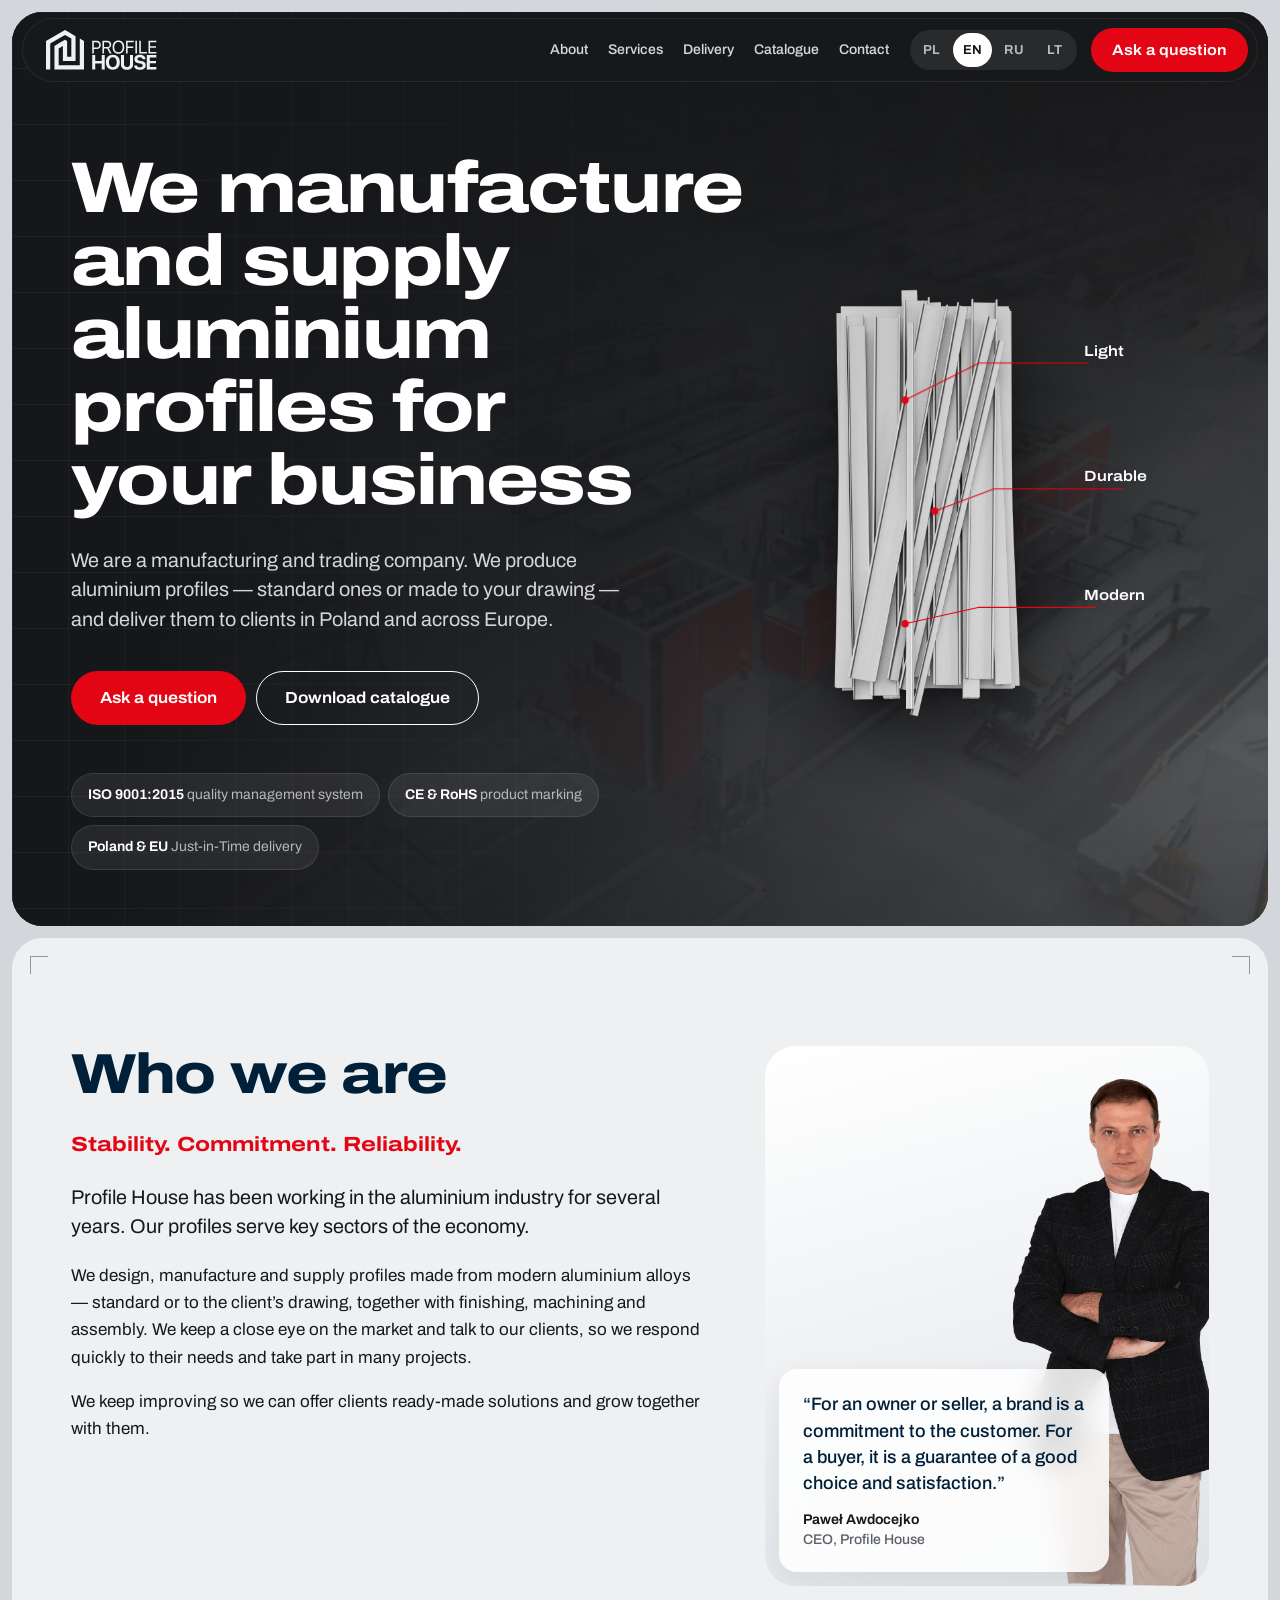
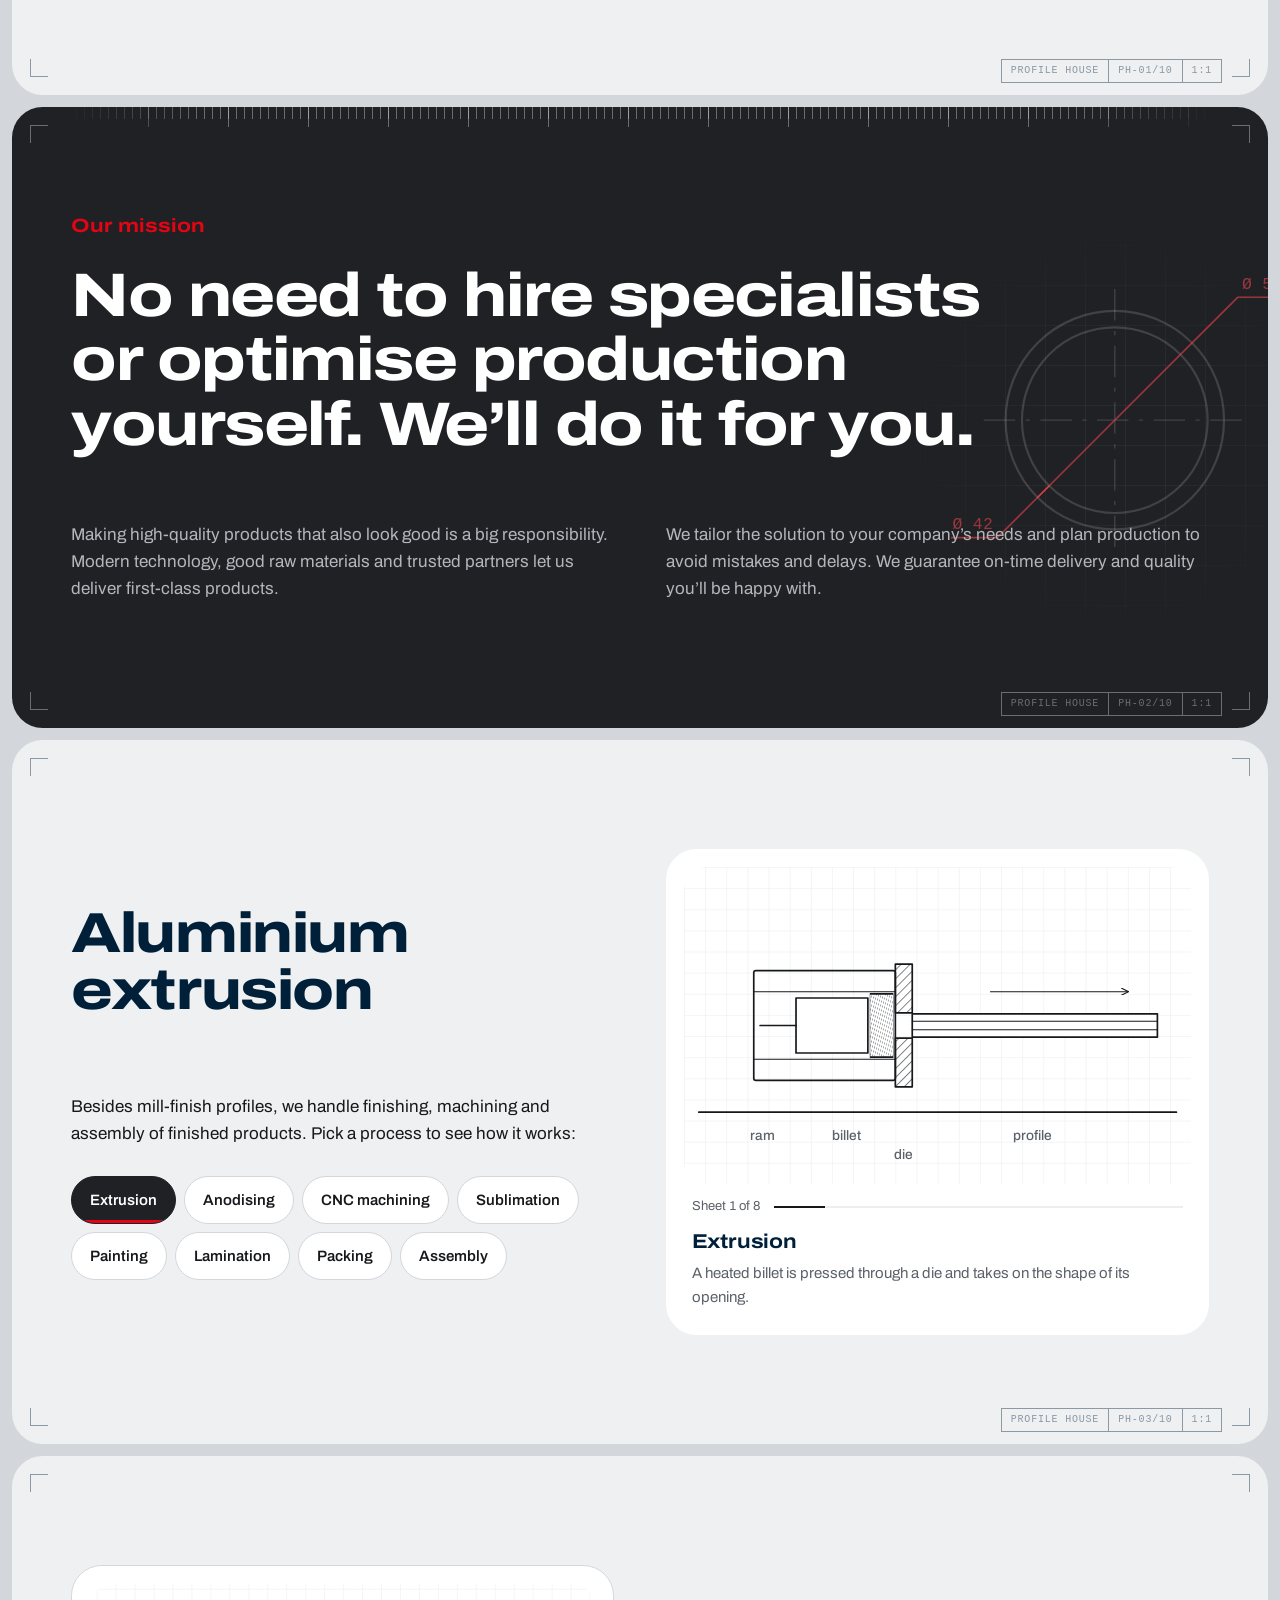
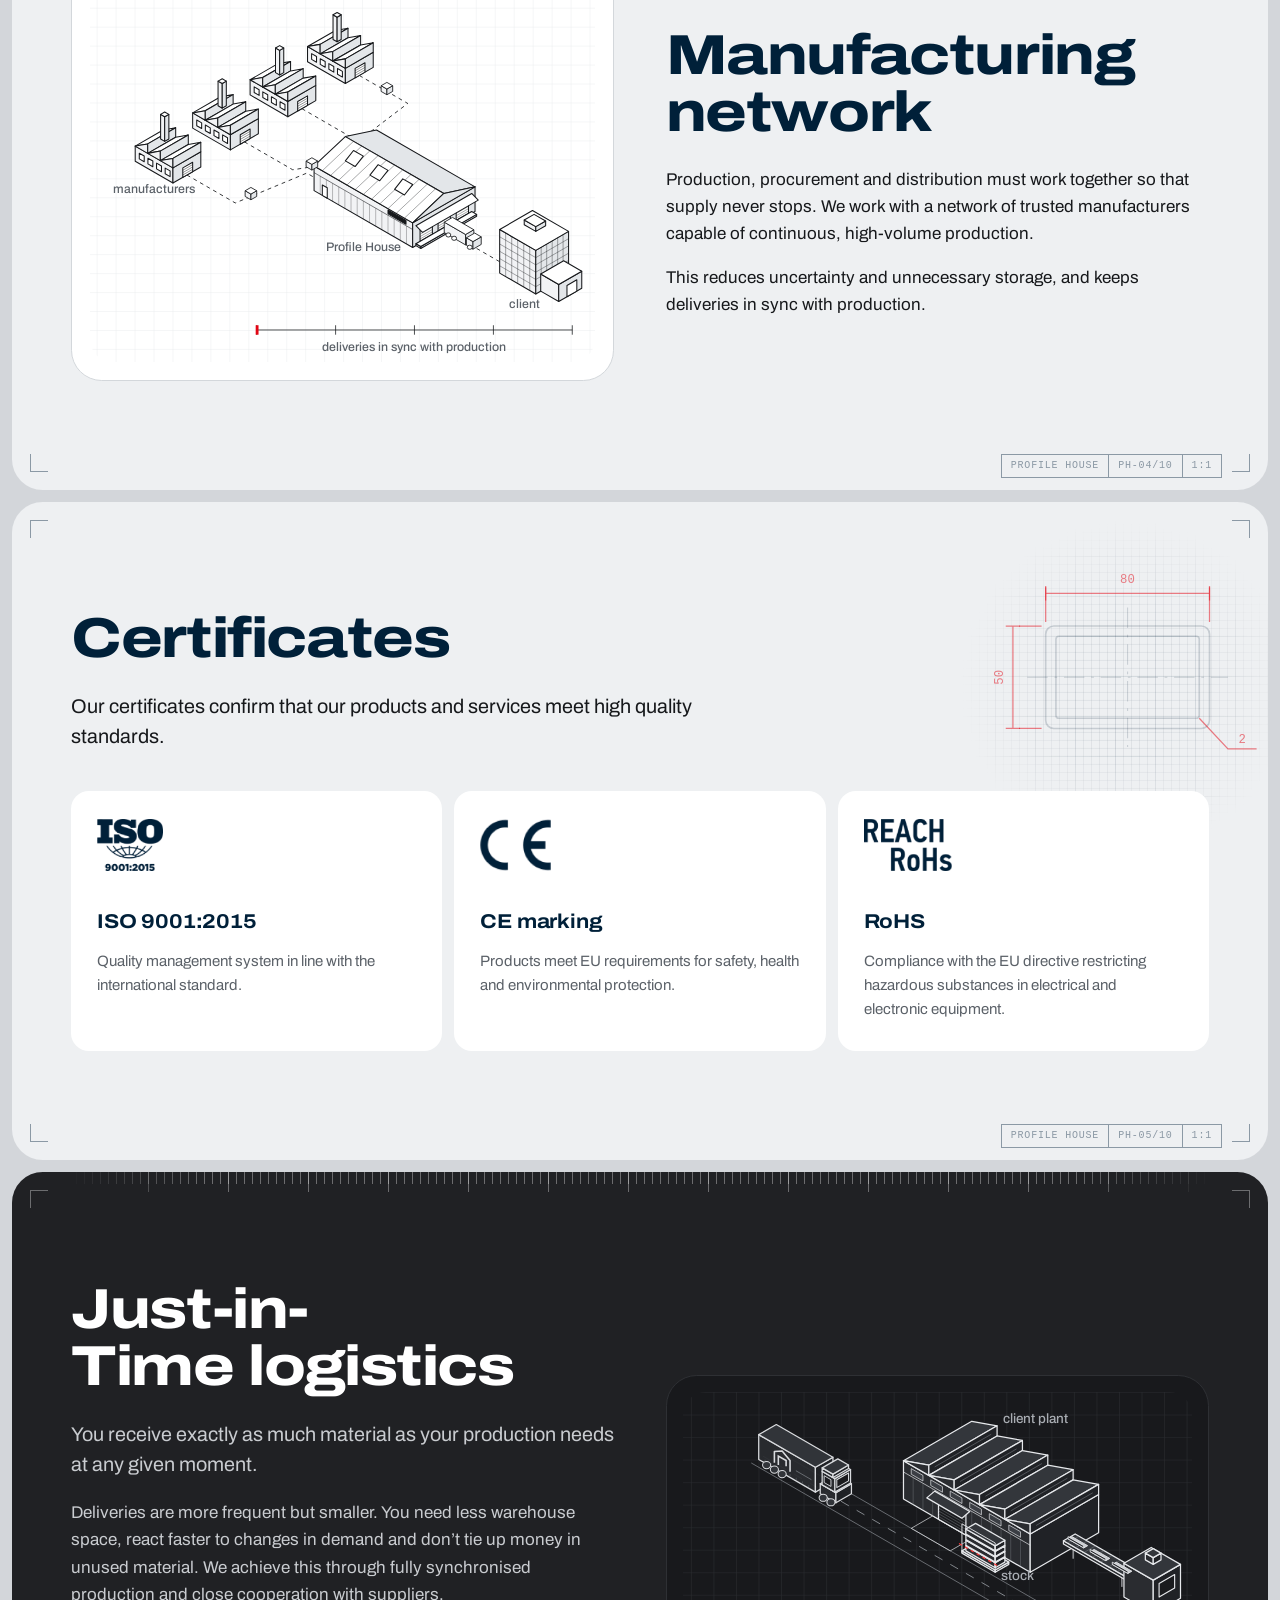
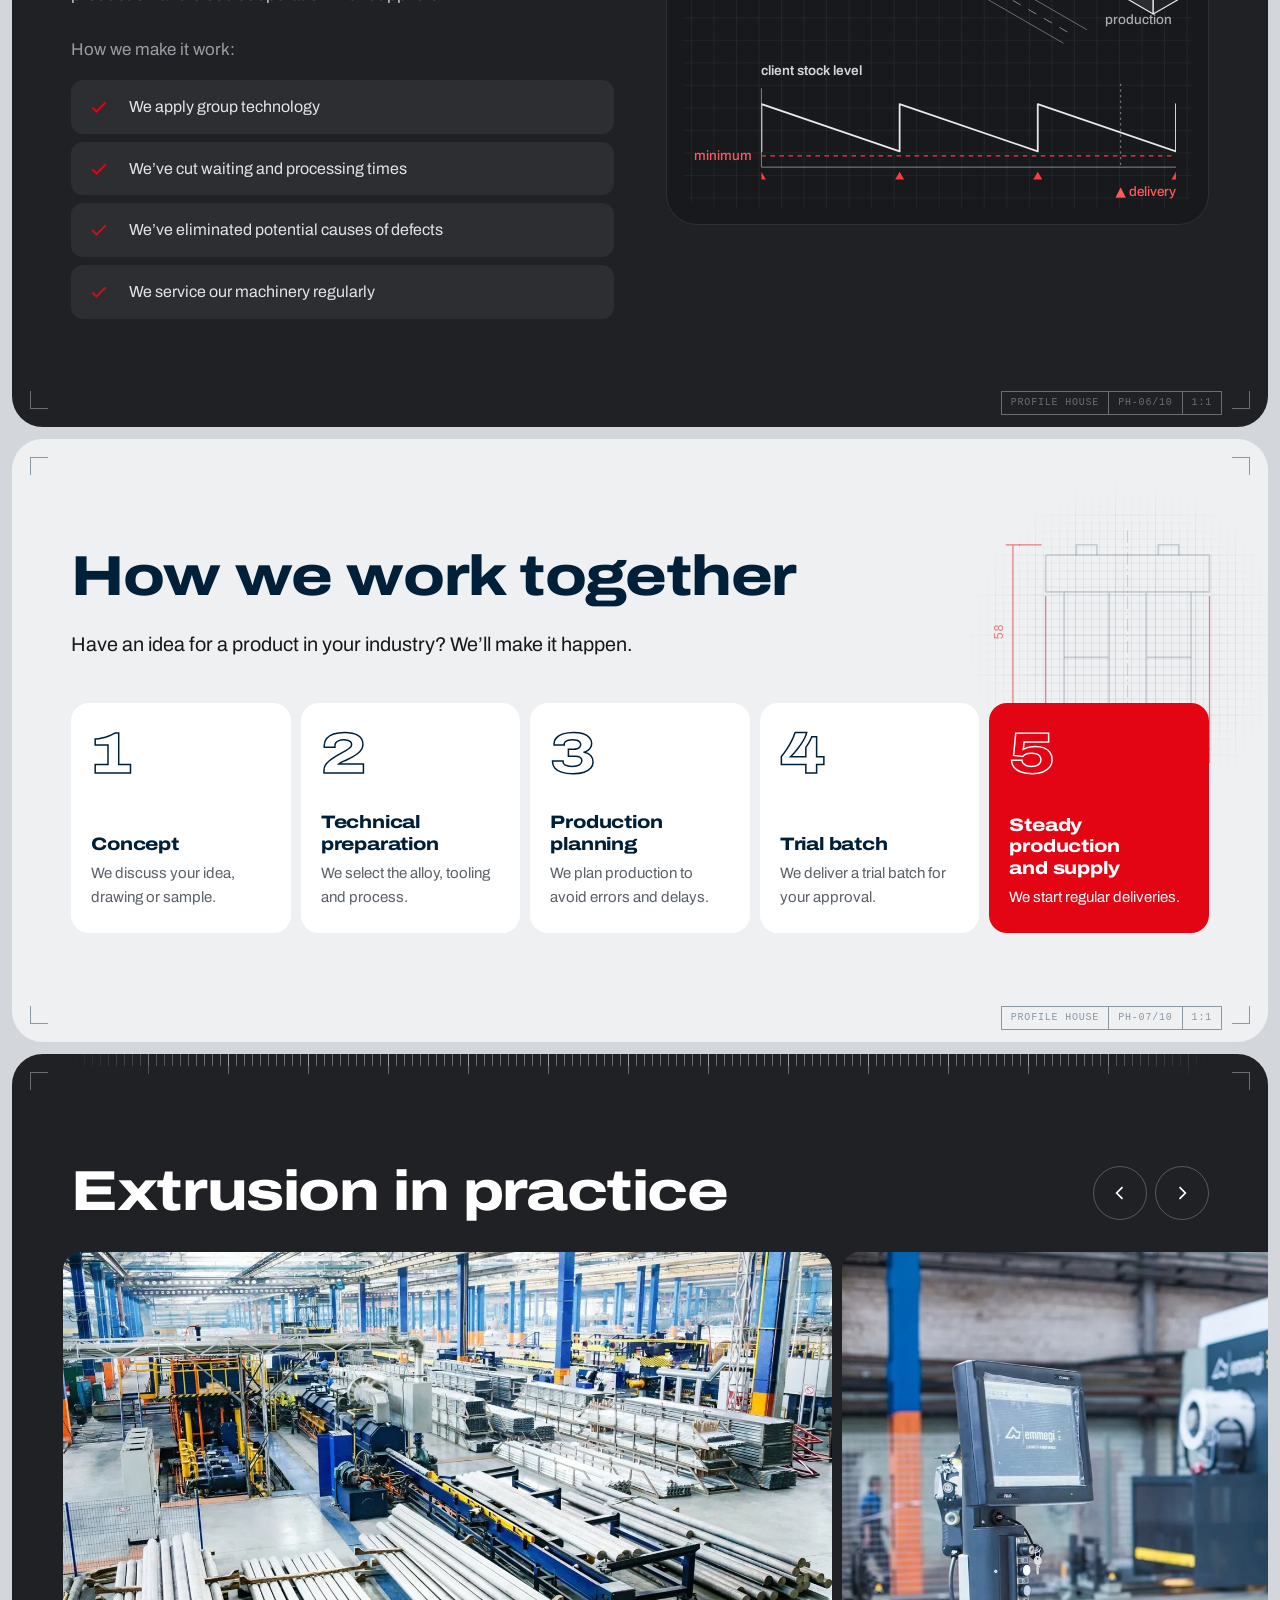
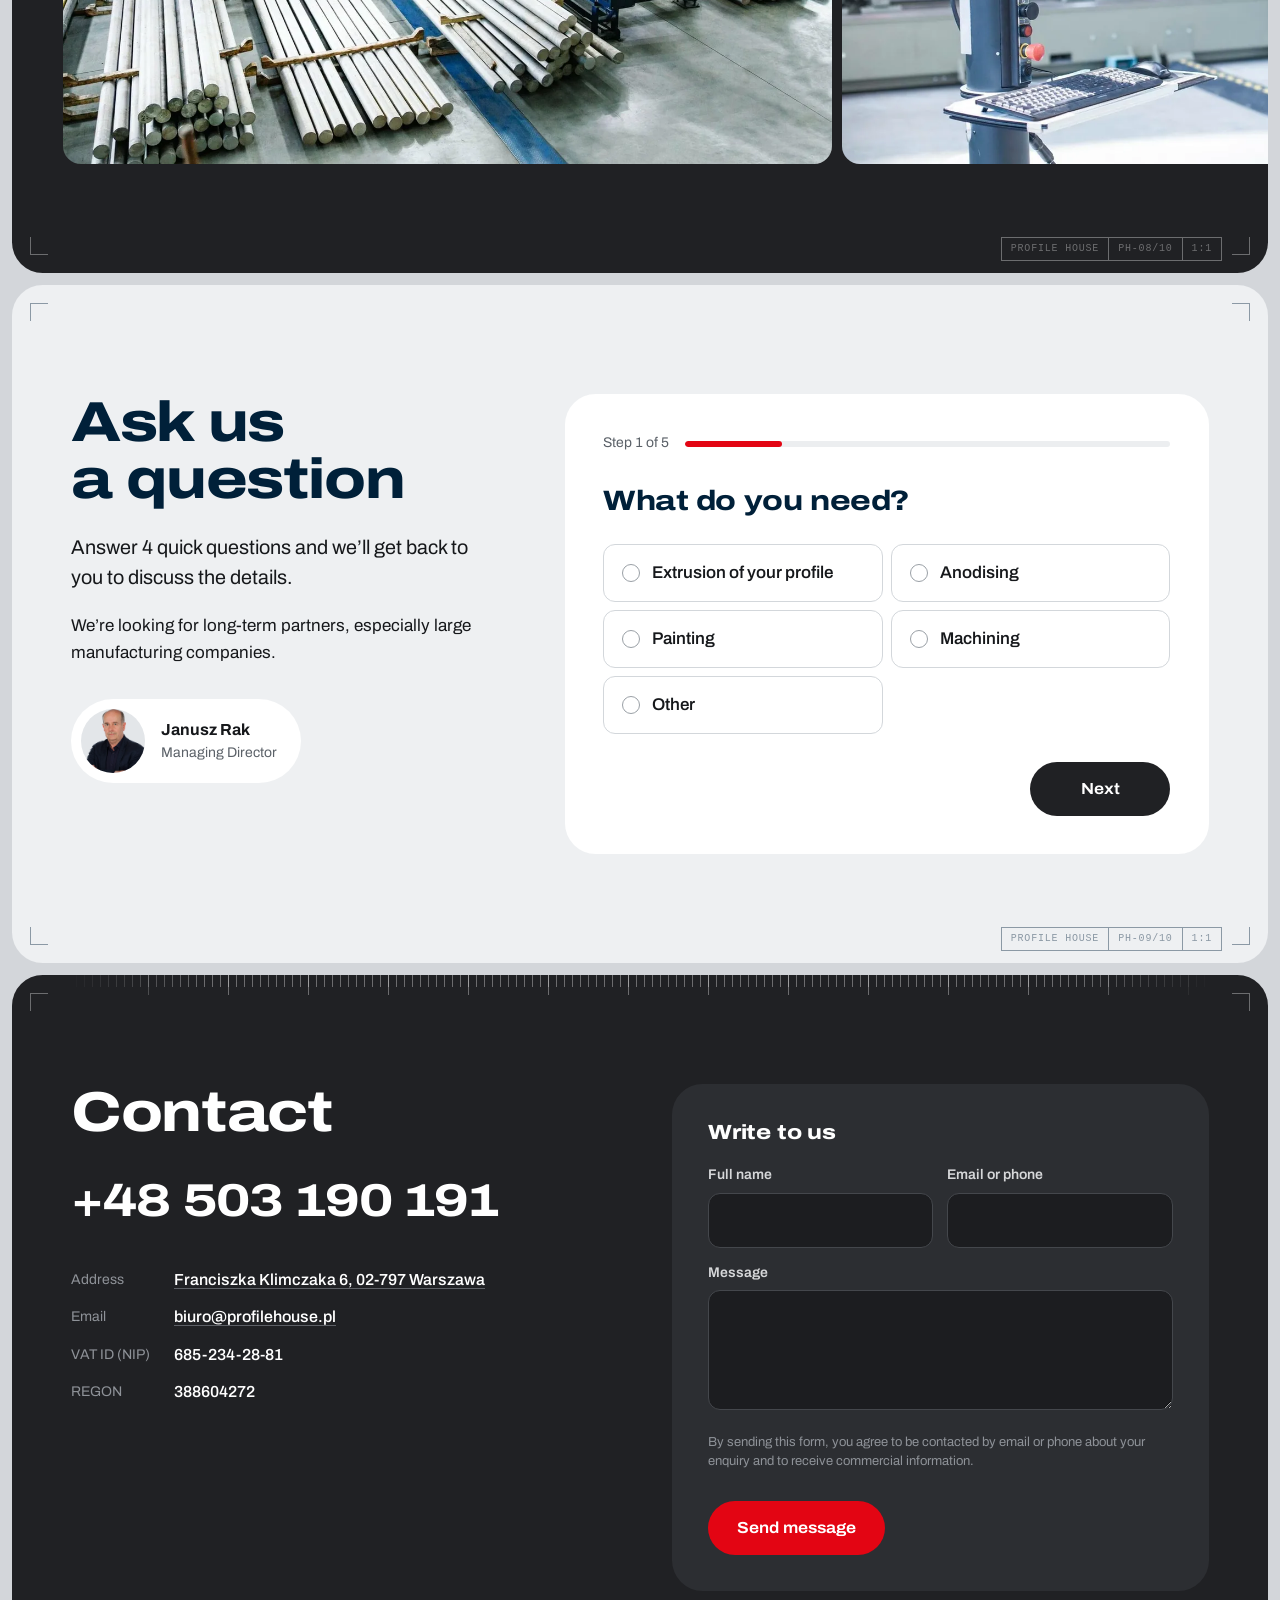
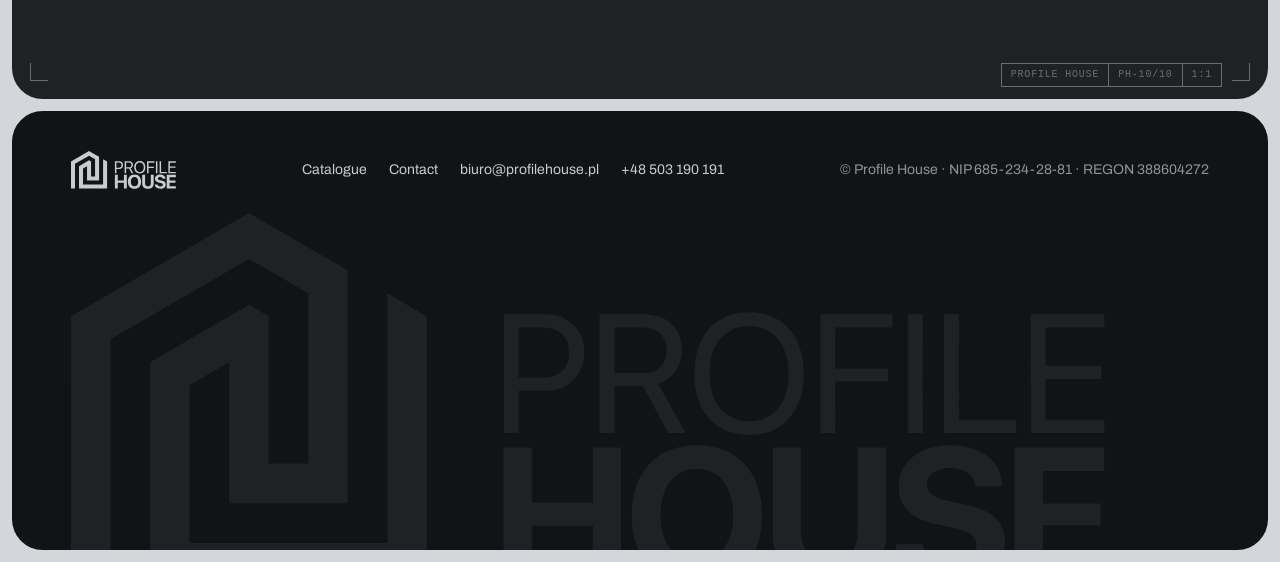
<file: en/index.html>
<!doctype html>
<html lang="en">
<head>
<meta charset="utf-8">
<meta name="viewport" content="width=device-width,initial-scale=1">
<title>Profile House — aluminium profile manufacturer and supplier</title>
<meta name="description" content="We manufacture and supply aluminium profiles for businesses in Poland and across Europe: extrusion, anodising, CNC machining, painting and assembly. Just-in-Time delivery.">
<link rel="canonical" href="https://profilehouse.pl/en/">
<link rel="alternate" hreflang="pl" href="https://profilehouse.pl/">
<link rel="alternate" hreflang="en" href="https://profilehouse.pl/en/">
<link rel="alternate" hreflang="ru" href="https://profilehouse.pl/ru/">
<link rel="alternate" hreflang="lt" href="https://profilehouse.pl/lt/">
<link rel="alternate" hreflang="x-default" href="https://profilehouse.pl/">
<meta property="og:type" content="website">
<meta property="og:locale" content="en_GB">
<meta property="og:title" content="Profile House — aluminium profile manufacturer and supplier">
<meta property="og:description" content="We manufacture and supply aluminium profiles for businesses in Poland and across Europe: extrusion, anodising, CNC machining, painting and assembly. Just-in-Time delivery.">
<meta property="og:url" content="https://profilehouse.pl/en/">
<meta property="og:image" content="https://profilehouse.pl/assets/og/og-en.jpg?v=ce730187">
<meta property="og:image:width" content="1200">
<meta property="og:image:height" content="630">
<meta property="og:image:alt" content="Profile House">
<meta property="og:site_name" content="Profile House">
<meta name="twitter:card" content="summary_large_image">
<meta name="theme-color" content="#202124">
<link rel="icon" href="/assets/favicon.png" type="image/png">
<link rel="apple-touch-icon" href="/assets/apple-touch-icon.png">
<link rel="preload" href="/assets/fonts/archivo-latin-wdth-normal.woff2" as="font" type="font/woff2" crossorigin>
<link rel="stylesheet" href="/assets/site.css?v=838a1575">
<script src="/assets/site.js?v=2a8c0dec" defer></script>
</head>
<body>
<a class="skip" href="#main">Skip to content</a>
<header class="hdr">
  <div class="wrap">
    <a class="logo" href="/en/" aria-label="Profile House — home page"><svg aria-hidden="true" focusable="false" xmlns="http://www.w3.org/2000/svg" width="243" height="80" viewBox="0 0 243 80" fill="none"> <path d="M92.4609 21.6348V47H95.625V37.9473H101.479C106.242 37.9473 109.635 34.5898 109.635 29.7734C109.635 24.9746 106.277 21.6348 101.514 21.6348H92.4609ZM95.625 24.4473H100.688C104.326 24.4473 106.383 26.416 106.383 29.7734C106.383 33.1484 104.309 35.1348 100.688 35.1348H95.625V24.4473ZM116.077 36.9629H122.142L127.574 47H131.283L125.411 36.4707C128.593 35.4688 130.509 32.7266 130.509 29.1934C130.509 24.623 127.31 21.6348 122.423 21.6348H112.913V47H116.077V36.9629ZM116.077 24.4473H122.001C125.271 24.4473 127.24 26.2578 127.24 29.2988C127.24 32.4102 125.394 34.168 122.142 34.168H116.077V24.4473ZM144.844 21.2129C137.655 21.2129 133.155 26.2754 133.155 34.3262C133.155 42.377 137.655 47.4219 144.844 47.4219C152.034 47.4219 156.534 42.377 156.534 34.3262C156.534 26.2754 152.034 21.2129 144.844 21.2129ZM144.844 24.1309C150.03 24.1309 153.282 28.0684 153.282 34.3262C153.282 40.5664 150.03 44.5039 144.844 44.5039C139.659 44.5039 136.407 40.5664 136.407 34.3262C136.407 28.0684 139.659 24.1309 144.844 24.1309ZM163.275 47V36.0137H174.508V33.2012H163.275V24.4824H175.51V21.6348H160.111V47H163.275ZM181.935 47V21.6348H178.771V47H181.935ZM201.895 44.1523H189.661V21.6348H186.497V47H201.895V44.1523ZM220.731 44.1523H208.18V35.4336H220.08V32.6211H208.18V24.4824H220.731V21.6348H205.016V47H220.731V44.1523ZM117.507 79V50.1118H111.461V61.8433H98.4482V50.1118H92.4023V79H98.4482V66.8281H111.461V79H117.507ZM133.704 49.6113C125.136 49.6113 119.771 55.3569 119.771 64.5659C119.771 73.7549 125.136 79.4805 133.704 79.4805C142.253 79.4805 147.638 73.7549 147.638 64.5659C147.638 55.3569 142.253 49.6113 133.704 49.6113ZM133.704 54.6562C138.429 54.6562 141.452 58.5 141.452 64.5659C141.452 70.6118 138.429 74.4355 133.704 74.4355C128.96 74.4355 125.937 70.6118 125.937 64.5659C125.937 58.5 128.98 54.6562 133.704 54.6562ZM155.948 50.1118H149.902V68.79C149.902 75.1562 154.606 79.4805 162.013 79.4805C169.401 79.4805 174.105 75.1562 174.105 68.79V50.1118H168.059V68.1895C168.059 71.8931 165.877 74.3154 162.013 74.3154C158.13 74.3154 155.948 71.8931 155.948 68.1895V50.1118ZM176.189 70.752C176.369 76.1973 180.954 79.4805 187.84 79.4805C195.067 79.4805 199.492 75.917 199.492 70.2715C199.492 65.8872 196.829 63.4248 190.723 62.2036L187.66 61.583C184.257 60.9023 182.855 59.8013 182.855 58.0195C182.855 55.8975 184.857 54.4961 187.84 54.4961C190.883 54.4961 193.025 55.9775 193.226 58.4399H198.931C198.831 53.1348 194.587 49.6113 187.84 49.6113C181.414 49.6113 176.809 53.1147 176.809 58.3999C176.809 62.7041 179.632 65.4668 185.398 66.6079L188.441 67.2085C192.064 67.9492 193.426 69.0303 193.426 70.9321C193.426 73.0542 191.224 74.6157 188 74.6157C184.717 74.6157 182.275 73.1743 181.894 70.752H176.189ZM220.694 73.9951H207.601V66.708H219.953V62.0635H207.601V55.0967H220.694V50.1118H201.555V79H220.694V73.9951Z" fill="currentColor"></path> <path fill-rule="evenodd" clip-rule="evenodd" d="M8.44483 79V26.9547C18.296 21.2388 28.1489 15.5212 38 9.80348L50.669 17.1548C50.669 29.2819 50.669 41.4074 50.669 53.5345H42.2207C42.2207 43.041 42.2207 32.5474 42.2207 22.0556L37.9982 19.6052C30.9615 23.6893 23.9247 27.7733 16.8879 31.8574C16.8879 47.5704 16.8879 63.287 16.8879 79C36.5902 79 56.2977 79 76 79V22.0556L67.5552 17.1548V70.5133C53.4816 70.5133 39.4046 70.5133 25.331 70.5133C25.331 59.2592 25.331 48.0087 25.331 36.7547L33.7758 31.8556C33.7758 41.9091 33.7758 51.9678 33.7758 62.0213C42.2207 62.0213 50.6673 62.0213 59.1121 62.0213C59.1121 45.4316 59.1121 28.8436 59.1121 12.2504C52.0736 8.1681 45.0385 4.08405 38 0C25.3327 7.35305 12.6673 14.7026 0 22.0556V70.5098L8.44483 79ZM0 78.9982L8.44483 79L0 70.5098V78.9982Z" fill="currentColor"></path> </svg> </a>
    <details class="lang-dd"><summary aria-label="Language: English">EN<svg viewBox="0 0 12 12" aria-hidden="true"><path d="M2.5 4.5 6 8l3.5-3.5" fill="none" stroke="currentColor" stroke-width="1.6"/></svg></summary><nav aria-label="Language"><a href="/" hreflang="pl" lang="pl"><b>PL</b><span>Polski</span></a><a href="/en/" hreflang="en" lang="en" aria-current="true"><b>EN</b><span>English</span></a><a href="/ru/" hreflang="ru" lang="ru"><b>RU</b><span>Русский</span></a><a href="/lt/" hreflang="lt" lang="lt"><b>LT</b><span>Lietuvių</span></a></nav></details>
    <button class="burger" aria-expanded="false" aria-controls="menu" aria-label="Menu"><span></span><span></span><span></span></button>
    <div class="menu" id="menu">
      <nav class="nav" aria-label="Menu"><a href="/en/#o-firmie">About</a><a href="/en/#uslugi">Services</a><a href="/en/#dostawa">Delivery</a><a href="/en/katalog/">Catalogue</a><a href="/en/#kontakt">Contact</a></nav>
      <div class="hdr-cta">
        <nav class="langs" aria-label="Language"><a href="/" hreflang="pl" lang="pl" title="Polski">PL</a><a href="/en/" hreflang="en" lang="en" title="English" aria-current="true">EN</a><a href="/ru/" hreflang="ru" lang="ru" title="Русский">RU</a><a href="/lt/" hreflang="lt" lang="lt" title="Lietuvių">LT</a></nav>
        <a class="hdr-tel" href="tel:+48503190191">+48 503 190 191</a>
        <a class="btn btn-primary" href="/en/#pytanie">Ask a question</a>
      </div>
    </div>
  </div>
</header>
<main id="main">
<section class="hero">
  <div class="hero-bg" aria-hidden="true"></div>
  <div class="wrap">
    <div>
      <h1>We manufacture and supply aluminium profiles for your business</h1>
      <p class="lead">We are a manufacturing and trading company. We produce aluminium profiles — standard ones or made to your drawing — and deliver them to clients in Poland and across Europe.</p>
      <div class="btns">
        <a class="btn btn-primary" href="#pytanie">Ask a question</a>
        <a class="btn btn-ghost" href="/en/katalog/"><span>Download catalogue</span></a>
      </div>
      <div class="hero-facts"><span><b>ISO 9001:2015</b> quality management system</span><span><b>CE & RoHS</b> product marking</span><span><b>Poland & EU</b> Just-in-Time delivery</span></div>
    </div>
    <div class="spec" aria-hidden="true">
      <img src="/assets/img/hero-profiles.webp" alt="" width="649" height="1324" fetchpriority="high">
      <svg viewBox="0 0 560 600">
        <g><circle class="dot" cx="150" cy="150" r="5"/><path class="ldr" d="M150 150 L250 100 H540"/><text x="392" y="90">Light</text></g>
        <g><circle class="dot" cx="190" cy="300" r="5"/><path class="ldr" d="M190 300 L270 270 H540"/><text x="392" y="260">Durable</text></g>
        <g><circle class="dot" cx="150" cy="452" r="5"/><path class="ldr" d="M150 452 L250 430 H540"/><text x="392" y="420">Modern</text></g>
      </svg>
    </div>
  </div>
</section>

<section class="sec" id="o-firmie"><div class="bp" aria-hidden="true"><i class="bp-c bp-c0"></i><i class="bp-c bp-c1"></i><i class="bp-c bp-c2"></i><i class="bp-c bp-c3"></i><div class="bp-stamp"><span>PROFILE HOUSE</span><span>PH-01/10</span><span>1:1</span></div></div>
  <div class="wrap split wide-a">
    <div class="a h-block">
      <h2>Who we are</h2>
      <p class="values">Stability. Commitment. Reliability.</p>
      <p class="lead">Profile House has been working in the aluminium industry for several years. Our profiles serve key sectors of the economy.</p>
      <p>We design, manufacture and supply profiles made from modern aluminium alloys — standard or to the client’s drawing, together with finishing, machining and assembly. We keep a close eye on the market and talk to our clients, so we respond quickly to their needs and take part in many projects.</p>
      <p>We keep improving so we can offer clients ready-made solutions and grow together with them.</p>
    </div>
    <div class="b">
      <figure class="ceo">
        <blockquote>“For an owner or seller, a brand is a commitment to the customer. For a buyer, it is a guarantee of a good choice and satisfaction.”<cite><b>Paweł Awdocejko</b><br>CEO, Profile House</cite></blockquote>
        <img src="/assets/img/ceo.webp" alt="Paweł Awdocejko, CEO Profile House" loading="lazy" width="700" height="1663">
      </figure>
    </div>
  </div>
</section>

<section class="sec dark mission"><div class="bp" aria-hidden="true"><i class="bp-c bp-c0"></i><i class="bp-c bp-c1"></i><i class="bp-c bp-c2"></i><i class="bp-c bp-c3"></i><div class="bp-art bp-r"><div class="bp-grid"></div><svg class="bp-draw" viewBox="-70 -60 300 290" fill="none"><circle class="ln" pathLength="1" cx="80" cy="80" r="80"/><circle class="ln" pathLength="1" cx="80" cy="80" r="68"/><path class="cl" pathLength="1" d="M80 -16 V176 M-16 80 H176"/><path class="dim" pathLength="1" d="M23.4 136.6 L136.6 23.4 L170 -10 H206"/><text x="188" y="-16" text-anchor="middle">Ø 50</text><path class="dim" pathLength="1" d="M32 128 L-6 166 H-40"/><text x="-24" y="160" text-anchor="middle">Ø 42</text></svg></div><div class="bp-stamp"><span>PROFILE HOUSE</span><span>PH-02/10</span><span>1:1</span></div></div>
  <div class="wrap">
    <h2 class="kicker-h">Our mission</h2>
    <p class="statement">No need to hire specialists or optimise production yourself. We’ll do it for you.</p>
    <div class="split"><p class="a">Making high-quality products that also look good is a big responsibility. Modern technology, good raw materials and trusted partners let us deliver first-class products.</p><p class="b">We tailor the solution to your company’s needs and plan production to avoid mistakes and delays. We guarantee on-time delivery and quality you’ll be happy with.</p></div>
  </div>
</section>

<section class="sec" id="uslugi" data-die="die"><div class="bp" aria-hidden="true"><i class="bp-c bp-c0"></i><i class="bp-c bp-c1"></i><i class="bp-c bp-c2"></i><i class="bp-c bp-c3"></i><div class="bp-stamp"><span>PROFILE HOUSE</span><span>PH-03/10</span><span>1:1</span></div></div>
  <div class="wrap split center">
    <div class="a h-block">
      <h2>Aluminium extrusion</h2>
      <p class="lead">We supply all kinds of aluminium profiles made by extrusion.</p>
      <p>Besides mill-finish profiles, we handle finishing, machining and assembly of finished products. Pick a process to see how it works:</p>
      <ul class="svc-list" data-proc-chips><li><button type="button" class="chip" data-step="0" data-desc="A heated billet is pressed through a die and takes on the shape of its opening." aria-pressed="true">Extrusion</button></li><li><button type="button" class="chip" data-step="1" data-desc="An electrochemical oxide layer protects the profile from corrosion and can add colour." aria-pressed="false">Anodising</button></li><li><button type="button" class="chip" data-step="2" data-desc="We drill, mill and cut profiles to size according to the drawing." aria-pressed="false">CNC machining</button></li><li><button type="button" class="chip" data-step="3" data-desc="A pattern, such as wood grain, is transferred from paper onto the profile surface at high temperature." aria-pressed="false">Sublimation</button></li><li><button type="button" class="chip" data-step="4" data-desc="We coat the profile with a durable finish in the colour you choose." aria-pressed="false">Painting</button></li><li><button type="button" class="chip" data-step="5" data-desc="Rollers press a decorative or protective film onto the profile surface." aria-pressed="false">Lamination</button></li><li><button type="button" class="chip" data-step="6" data-desc="Profiles are bundled, strapped and secured for transport." aria-pressed="false">Packing</button></li><li><button type="button" class="chip" data-step="7" data-desc="We assemble complete structures from finished profiles." aria-pressed="false">Assembly</button></li></ul>
    </div>
    <figure class="b proc" data-proc>
      <svg class="proc-svg" viewBox="0 0 480 300" role="img" aria-labelledby="proc-title">
  <defs>
    <pattern id="pgrid" width="20" height="20" patternUnits="userSpaceOnUse"><path d="M20 0H0V20" fill="none" stroke="#e9ebee" stroke-width="1"/></pattern>
    <pattern id="phatch" width="6" height="6" patternUnits="userSpaceOnUse" patternTransform="rotate(45)"><path d="M0 0V6" stroke="#16181b" stroke-width="1"/></pattern>
    <pattern id="phatch2" width="5" height="5" patternUnits="userSpaceOnUse" patternTransform="rotate(-45)"><path d="M0 0V5" stroke="#16181b" stroke-width="1.6"/></pattern>
    <marker id="parr" viewBox="0 0 10 10" refX="9" refY="5" markerWidth="7" markerHeight="7" orient="auto"><path d="M0 0L10 5L0 10" fill="none" stroke="#16181b" stroke-width="1.5"/></marker>
  </defs>
  <rect width="480" height="300" fill="url(#pgrid)"/>

  <!-- 1 Wytłaczanie -->
  <g class="stage" data-s="0">
    <path class="ln draw" pathLength="1" d="M14 232H466"/>
    <rect class="ln draw" pathLength="1" x="66" y="98" width="134" height="104" rx="2"/>
    <path class="ln draw thin" pathLength="1" d="M66 118H200M66 182H200"/>
    <rect class="ln hatch billet" x="110" y="120" width="88" height="60"/>
    <g class="ram"><rect class="ln wf" x="40" y="124" width="68" height="52"/><path class="ln" d="M6 150H40"/></g>
    <rect class="ln hatch" x="200" y="92" width="16" height="46"/><rect class="ln hatch" x="200" y="162" width="16" height="46"/>
    <g class="extr"><rect class="ln wf" x="216" y="139" width="232" height="22"/><path class="ln thin" d="M216 146H448M216 154H448"/></g>
    <path class="ln thin draw" pathLength="1" d="M290 118H420" marker-end="url(#parr)"/>
    <g class="lbls" text-anchor="middle"><text x="74" y="258">ram</text><text x="154" y="258">billet</text><text x="208" y="276">die</text><text x="330" y="258">profile</text></g>
  </g>

  <!-- 2 Anodowanie -->
  <g class="stage" data-s="1">
    <path class="ln draw" pathLength="1" d="M50 46H430"/>
    <path class="ln draw" pathLength="1" d="M106 112V252H374V112"/>
    <path class="ln thin wave" d="M117 150q11-6 22 0t22 0t22 0t22 0t22 0t22 0t22 0t22 0t22 0t22 0t22 0"/>
    <path class="ln thick" d="M126 138V236M354 138V236"/>
    <g class="lbls"><text x="121" y="132">+</text><text x="349" y="132">−</text></g>
    <g class="dip"><path class="ln thin" d="M200-140V188M280-140V188"/><rect class="ln wf" x="165" y="188" width="150" height="22"/><path class="ln thin" d="M165 199H315"/></g>
    <g class="bubbles"><circle cx="180" cy="230" r="3"/><circle cx="214" cy="236" r="2.5"/><circle cx="250" cy="228" r="3.5"/><circle cx="286" cy="234" r="2.5"/><circle cx="306" cy="226" r="3"/></g>
    <g class="lbls"><text x="240" y="276" text-anchor="middle">electrolytic bath</text></g>
  </g>

  <!-- 3 Obróbka CNC -->
  <g class="stage" data-s="2">
    <path class="ln draw" pathLength="1" d="M24 30H456"/>
    <rect class="ln draw" pathLength="1" x="40" y="216" width="400" height="14"/>
    <rect class="ln hatch" x="66" y="176" width="16" height="40"/><rect class="ln hatch" x="398" y="176" width="16" height="40"/>
    <rect class="ln wf" x="60" y="190" width="360" height="26"/>
    <g class="holes"><circle class="ln wf" cx="130" cy="203" r="5"/><circle class="ln wf" cx="200" cy="203" r="5"/><circle class="ln wf" cx="270" cy="203" r="5"/><circle class="ln wf" cx="340" cy="203" r="5"/></g>
    <g class="spindle"><rect class="ln wf" x="-24" y="30" width="48" height="66"/><path class="ln thin" d="M-24 48H24M-24 60H24"/><rect class="ln wf" x="-10" y="96" width="20" height="30"/><path class="ln wf" d="M-4 126V158L0 170L4 158V126Z"/></g>
    <g class="lbls"><text x="240" y="258" text-anchor="middle">drilling to drawing</text></g>
  </g>

  <!-- 4 Sublimacja -->
  <g class="stage" data-s="3">
    <rect class="ln hatch draw" pathLength="1" x="50" y="64" width="380" height="26"/>
    <g class="heat"><path class="ln thin" d="M90 100q6 8 0 16t0 16"/><path class="ln thin" d="M150 100q6 8 0 16t0 16"/><path class="ln thin" d="M210 100q6 8 0 16t0 16"/><path class="ln thin" d="M270 100q6 8 0 16t0 16"/><path class="ln thin" d="M330 100q6 8 0 16t0 16"/><path class="ln thin" d="M390 100q6 8 0 16t0 16"/></g>
    <path class="ln thin dashed" d="M40 146H440"/>
    <rect class="ln wf" x="50" y="152" width="380" height="40"/>
    <g class="grain">
      <path class="ln thin draw2" pathLength="1" d="M50 161C150 156 250 169 430 161"/>
      <path class="ln thin draw2" pathLength="1" d="M50 171C140 177 220 160 270 168S360 176 430 172"/>
      <path class="ln thin draw2" pathLength="1" d="M50 182C160 186 300 177 430 183"/>
      <ellipse class="ln thin draw2" pathLength="1" cx="262" cy="171" rx="16" ry="5"/>
    </g>
    <g class="lbls"><text x="50" y="56">heater</text><text x="430" y="140" text-anchor="end">transfer paper</text><text x="240" y="222" text-anchor="middle">wood-grain pattern</text></g>
  </g>

  <!-- 5 Malowanie -->
  <g class="stage" data-s="4">
    <path class="ln draw" pathLength="1" d="M30 40H450"/>
    <rect class="ln wf" x="60" y="180" width="360" height="34"/>
    <rect class="coat" x="60" y="180" width="360" height="34" fill="url(#phatch2)"/>
    <rect class="ln" x="60" y="180" width="360" height="34" fill="none"/>
    <g class="gun">
      <path class="ln thin" d="M60 40V66"/>
      <rect class="ln wf" x="40" y="66" width="40" height="40" rx="3"/>
      <path class="ln wf" d="M80 80H112V92H80"/>
      <path class="ln wf" d="M55 106H65L62 126H58Z"/>
      <path class="ln thin dashed" d="M60 126L38 178M60 126L82 178"/>
      <g class="spray"><circle cx="52" cy="146" r="1.4"/><circle cx="66" cy="152" r="1.4"/><circle cx="58" cy="162" r="1.4"/><circle cx="72" cy="168" r="1.4"/><circle cx="46" cy="170" r="1.4"/><circle cx="62" cy="140" r="1.4"/></g>
    </g>
    <g class="lbls"><text x="60" y="242">paint coating</text></g>
  </g>

  <!-- 6 Laminowanie -->
  <g class="stage" data-s="5">
    <g class="roll"><circle class="ln wf" cx="96" cy="70" r="26"/><circle class="ln" cx="96" cy="70" r="8"/><path class="ln thin" d="M96 44V96M70 70H122"/></g>
    <path class="ln draw" pathLength="1" d="M114 89L228 160"/>
    <rect class="ln wf" x="30" y="165" width="420" height="26"/>
    <path class="ln thin" d="M30 178H450"/>
    <path class="layer" pathLength="1" d="M240 164H450"/>
    <g class="roll"><circle class="ln wf" cx="240" cy="136" r="28"/><path class="ln thin" d="M240 108V164M212 136H268M220 116L260 156M260 116L220 156"/><circle class="ln" cx="240" cy="136" r="5"/></g>
    <g class="roll rev"><circle class="ln wf" cx="240" cy="220" r="28"/><path class="ln thin" d="M240 192V248M212 220H268M220 200L260 240M260 200L220 240"/><circle class="ln" cx="240" cy="220" r="5"/></g>
    <path class="ln thin draw" pathLength="1" d="M300 268H420" marker-end="url(#parr)"/>
    <g class="lbls"><text x="128" y="66">film</text><text x="276" y="118">pressure rollers</text></g>
  </g>

  <!-- 7 Pakowanie -->
  <g class="stage" data-s="6">
    <rect class="ln draw" pathLength="1" x="100" y="236" width="280" height="12"/>
    <path class="ln draw" pathLength="1" d="M112 248V266H140V248M226 248V266H254V248M340 248V266H368V248"/>
    <g class="bar b1"><rect class="ln wf" x="120" y="212" width="240" height="22"/><path class="ln thin" d="M120 223H360"/></g>
    <g class="bar b2"><rect class="ln wf" x="120" y="188" width="240" height="22"/><path class="ln thin" d="M120 199H360"/></g>
    <g class="bar b3"><rect class="ln wf" x="120" y="164" width="240" height="22"/><path class="ln thin" d="M120 175H360"/></g>
    <g class="bar b4"><rect class="ln wf" x="120" y="140" width="240" height="22"/><path class="ln thin" d="M120 151H360"/></g>
    <rect class="ln strap s1" pathLength="1" x="164" y="136" width="12" height="100"/>
    <rect class="ln strap s2" pathLength="1" x="304" y="136" width="12" height="100"/>
    <g class="tag"><path class="ln thin" d="M240 136V116"/><rect class="ln wf" x="208" y="90" width="64" height="26" rx="3"/><text x="226" y="108" class="tagt">PH</text></g>
  </g>

  <!-- 8 Montaż konstrukcji -->
  <g class="stage" data-s="7">
    <g class="fb ft"><rect class="ln wf" x="140" y="60" width="200" height="20"/></g>
    <g class="fb fbm"><rect class="ln wf" x="140" y="220" width="200" height="20"/></g>
    <g class="fb fl"><rect class="ln wf" x="140" y="60" width="20" height="180"/></g>
    <g class="fb fr"><rect class="ln wf" x="320" y="60" width="20" height="180"/></g>
    <path class="ln thin miter" d="M140 60L160 80M340 60L320 80M140 240L160 220M340 240L320 220"/>
    <rect class="ln thin dashed glass" x="172" y="92" width="136" height="116"/>
    <g class="screws"><circle class="ln wf" cx="150" cy="70" r="3.5"/><circle class="ln wf" cx="330" cy="70" r="3.5"/><circle class="ln wf" cx="150" cy="230" r="3.5"/><circle class="ln wf" cx="330" cy="230" r="3.5"/></g>
    <g class="dims"><path class="ln thin" d="M140 40H340M140 34V46M340 34V46M370 60V240M364 60H376M364 240H376"/><text x="226" y="34">1200</text><text x="378" y="154">900</text></g>
  </g>
</svg>

      <figcaption class="proc-cap">
        <div class="proc-meta"><span data-proc-num data-tpl="Sheet {n} of {t}">Sheet 1 of 8</span><span class="proc-bar"><i data-proc-bar></i></span></div>
        <b id="proc-title" data-proc-name>Extrusion</b>
        <p data-proc-desc>A heated billet is pressed through a die and takes on the shape of its opening.</p>
      </figcaption>
    </figure>
  </div>
</section>

<section class="sec white"><div class="bp" aria-hidden="true"><i class="bp-c bp-c0"></i><i class="bp-c bp-c1"></i><i class="bp-c bp-c2"></i><i class="bp-c bp-c3"></i><div class="bp-stamp"><span>PROFILE HOUSE</span><span>PH-04/10</span><span>1:1</span></div></div>
  <div class="wrap split center">
    <figure class="a proc net"><svg class="net-svg" viewBox="-207 -105 533 399" role="img" aria-label="Diagram: manufacturers supply Profile House, which delivers to the client">
<defs><pattern id="ngrid" width="20" height="20" patternUnits="userSpaceOnUse"><path d="M20 0H0V20" fill="none" stroke="#e9ebee" stroke-width="1"/></pattern></defs>
<rect x="-207" y="-105" width="533" height="399" fill="url(#ngrid)"/>
<path class="route" d="M77.1 -8.5 L128.2 21.0 L63.2 70.5 L76.2 78.0" fill="none" stroke="#16181b" stroke-width="0.9" stroke-dasharray="4 4"/>
<path class="route" d="M16.5 26.5 L67.5 56.0 L49.4 78.5 L62.4 86.0" fill="none" stroke="#16181b" stroke-width="0.9" stroke-dasharray="4 4"/>
<path class="route" d="M-44.2 61.5 L6.9 91.0 L35.5 86.5 L48.5 94.0" fill="none" stroke="#16181b" stroke-width="0.9" stroke-dasharray="4 4"/>
<path class="route" d="M-104.8 96.5 L-53.7 126.0 L21.7 94.5 L34.6 102.0" fill="none" stroke="#16181b" stroke-width="0.9" stroke-dasharray="4 4"/>
<path class="route" d="M173.2 158.0 L235.6 194.0" fill="none" stroke="#16181b" stroke-width="0.9" stroke-dasharray="4 4"/>
<g class="fac"><polygon points="22.5,-23.0 62.4,0.0 62.4,-16.0 22.5,-39.0" fill="#f2f3f5" stroke="#16181b" stroke-width="1.1" stroke-linejoin="round"/><polygon points="91.8,-17.0 62.4,0.0 62.4,-16.0 91.8,-33.0" fill="#e3e6e9" stroke="#16181b" stroke-width="1.1" stroke-linejoin="round"/><polygon points="52.0,-56.0 65.2,-58.3 35.8,-41.3 22.5,-39.0" fill="#ffffff" stroke="#16181b" stroke-width="1.1" stroke-linejoin="round"/><polygon points="22.5,-39.0 35.8,-31.3 35.8,-41.3" fill="#f2f3f5" stroke="#16181b" stroke-width="1.1" stroke-linejoin="round"/><polygon points="65.2,-48.3 35.8,-31.3 35.8,-41.3 65.2,-58.3" fill="#e3e6e9" stroke="#16181b" stroke-width="1.1" stroke-linejoin="round" class="glass"/><polygon points="65.2,-48.3 78.5,-50.7 49.1,-33.7 35.8,-31.3" fill="#ffffff" stroke="#16181b" stroke-width="1.1" stroke-linejoin="round"/><polygon points="35.8,-31.3 49.1,-23.7 49.1,-33.7" fill="#f2f3f5" stroke="#16181b" stroke-width="1.1" stroke-linejoin="round"/><polygon points="78.5,-40.7 49.1,-23.7 49.1,-33.7 78.5,-50.7" fill="#e3e6e9" stroke="#16181b" stroke-width="1.1" stroke-linejoin="round" class="glass"/><polygon points="78.5,-40.7 91.8,-43.0 62.4,-26.0 49.1,-23.7" fill="#ffffff" stroke="#16181b" stroke-width="1.1" stroke-linejoin="round"/><polygon points="49.1,-23.7 62.4,-16.0 62.4,-26.0" fill="#f2f3f5" stroke="#16181b" stroke-width="1.1" stroke-linejoin="round"/><polygon points="91.8,-33.0 62.4,-16.0 62.4,-26.0 91.8,-43.0" fill="#e3e6e9" stroke="#16181b" stroke-width="1.1" stroke-linejoin="round" class="glass"/><polygon points="26.8,-25.5 32.0,-22.5 32.0,-28.5 26.8,-31.5" fill="#fff" stroke="#16181b" stroke-width="1.1" stroke-linejoin="round" class="win w0"/><polygon points="35.9,-20.2 41.1,-17.2 41.1,-23.2 35.9,-26.2" fill="#fff" stroke="#16181b" stroke-width="1.1" stroke-linejoin="round" class="win w1"/><polygon points="45.0,-15.0 50.2,-12.0 50.2,-18.0 45.0,-21.0" fill="#fff" stroke="#16181b" stroke-width="1.1" stroke-linejoin="round" class="win w2"/><polygon points="54.1,-9.8 59.3,-6.8 59.3,-12.8 54.1,-15.8" fill="#fff" stroke="#16181b" stroke-width="1.1" stroke-linejoin="round" class="win w3"/><polygon points="83.1,-12.0 72.7,-6.0 72.7,-16.0 83.1,-22.0" fill="#fff" stroke="#16181b" stroke-width="1.1" stroke-linejoin="round"/><line x1="83.1" y1="-14.5" x2="72.7" y2="-8.5" stroke="#16181b" stroke-width="0.5"/><line x1="83.1" y1="-17.0" x2="72.7" y2="-11.0" stroke="#16181b" stroke-width="0.5"/><line x1="83.1" y1="-19.5" x2="72.7" y2="-13.5" stroke="#16181b" stroke-width="0.5"/><polygon points="49.4,-46.5 53.7,-44.0 53.7,-70.0 49.4,-72.5" fill="#f2f3f5" stroke="#16181b" stroke-width="1.1" stroke-linejoin="round"/><polygon points="58.0,-46.5 53.7,-44.0 53.7,-70.0 58.0,-72.5" fill="#e3e6e9" stroke="#16181b" stroke-width="1.1" stroke-linejoin="round"/><polygon points="53.7,-75.0 58.0,-72.5 53.7,-70.0 49.4,-72.5" fill="#ffffff" stroke="#16181b" stroke-width="1.1" stroke-linejoin="round"/><g class="smoke s0"><circle cx="53.7" cy="-76.5" r="3" fill="#fff" stroke="#16181b" stroke-width="0.8"/><circle cx="53.7" cy="-76.5" r="3.6" fill="#fff" stroke="#16181b" stroke-width="0.8"/><circle cx="53.7" cy="-76.5" r="4.2" fill="#fff" stroke="#16181b" stroke-width="0.8"/></g></g>
<g class="fac"><polygon points="-38.1,12.0 1.7,35.0 1.7,19.0 -38.1,-4.0" fill="#f2f3f5" stroke="#16181b" stroke-width="1.1" stroke-linejoin="round"/><polygon points="31.2,18.0 1.7,35.0 1.7,19.0 31.2,2.0" fill="#e3e6e9" stroke="#16181b" stroke-width="1.1" stroke-linejoin="round"/><polygon points="-8.7,-21.0 4.6,-23.3 -24.8,-6.3 -38.1,-4.0" fill="#ffffff" stroke="#16181b" stroke-width="1.1" stroke-linejoin="round"/><polygon points="-38.1,-4.0 -24.8,3.7 -24.8,-6.3" fill="#f2f3f5" stroke="#16181b" stroke-width="1.1" stroke-linejoin="round"/><polygon points="4.6,-13.3 -24.8,3.7 -24.8,-6.3 4.6,-23.3" fill="#e3e6e9" stroke="#16181b" stroke-width="1.1" stroke-linejoin="round" class="glass"/><polygon points="4.6,-13.3 17.9,-15.7 -11.5,1.3 -24.8,3.7" fill="#ffffff" stroke="#16181b" stroke-width="1.1" stroke-linejoin="round"/><polygon points="-24.8,3.7 -11.5,11.3 -11.5,1.3" fill="#f2f3f5" stroke="#16181b" stroke-width="1.1" stroke-linejoin="round"/><polygon points="17.9,-5.7 -11.5,11.3 -11.5,1.3 17.9,-15.7" fill="#e3e6e9" stroke="#16181b" stroke-width="1.1" stroke-linejoin="round" class="glass"/><polygon points="17.9,-5.7 31.2,-8.0 1.7,9.0 -11.5,11.3" fill="#ffffff" stroke="#16181b" stroke-width="1.1" stroke-linejoin="round"/><polygon points="-11.5,11.3 1.7,19.0 1.7,9.0" fill="#f2f3f5" stroke="#16181b" stroke-width="1.1" stroke-linejoin="round"/><polygon points="31.2,2.0 1.7,19.0 1.7,9.0 31.2,-8.0" fill="#e3e6e9" stroke="#16181b" stroke-width="1.1" stroke-linejoin="round" class="glass"/><polygon points="-33.8,9.5 -28.6,12.5 -28.6,6.5 -33.8,3.5" fill="#fff" stroke="#16181b" stroke-width="1.1" stroke-linejoin="round" class="win w1"/><polygon points="-24.7,14.8 -19.5,17.8 -19.5,11.8 -24.7,8.8" fill="#fff" stroke="#16181b" stroke-width="1.1" stroke-linejoin="round" class="win w2"/><polygon points="-15.6,20.0 -10.4,23.0 -10.4,17.0 -15.6,14.0" fill="#fff" stroke="#16181b" stroke-width="1.1" stroke-linejoin="round" class="win w3"/><polygon points="-6.5,25.2 -1.3,28.2 -1.3,22.2 -6.5,19.2" fill="#fff" stroke="#16181b" stroke-width="1.1" stroke-linejoin="round" class="win w0"/><polygon points="22.5,23.0 12.1,29.0 12.1,19.0 22.5,13.0" fill="#fff" stroke="#16181b" stroke-width="1.1" stroke-linejoin="round"/><line x1="22.5" y1="20.5" x2="12.1" y2="26.5" stroke="#16181b" stroke-width="0.5"/><line x1="22.5" y1="18.0" x2="12.1" y2="24.0" stroke="#16181b" stroke-width="0.5"/><line x1="22.5" y1="15.5" x2="12.1" y2="21.5" stroke="#16181b" stroke-width="0.5"/><polygon points="-11.3,-11.5 -6.9,-9.0 -6.9,-35.0 -11.3,-37.5" fill="#f2f3f5" stroke="#16181b" stroke-width="1.1" stroke-linejoin="round"/><polygon points="-2.6,-11.5 -6.9,-9.0 -6.9,-35.0 -2.6,-37.5" fill="#e3e6e9" stroke="#16181b" stroke-width="1.1" stroke-linejoin="round"/><polygon points="-6.9,-40.0 -2.6,-37.5 -6.9,-35.0 -11.3,-37.5" fill="#ffffff" stroke="#16181b" stroke-width="1.1" stroke-linejoin="round"/><g class="smoke s1"><circle cx="-6.9" cy="-41.5" r="3" fill="#fff" stroke="#16181b" stroke-width="0.8"/><circle cx="-6.9" cy="-41.5" r="3.6" fill="#fff" stroke="#16181b" stroke-width="0.8"/><circle cx="-6.9" cy="-41.5" r="4.2" fill="#fff" stroke="#16181b" stroke-width="0.8"/></g></g>
<g class="fac"><polygon points="-98.7,47.0 -58.9,70.0 -58.9,54.0 -98.7,31.0" fill="#f2f3f5" stroke="#16181b" stroke-width="1.1" stroke-linejoin="round"/><polygon points="-29.4,53.0 -58.9,70.0 -58.9,54.0 -29.4,37.0" fill="#e3e6e9" stroke="#16181b" stroke-width="1.1" stroke-linejoin="round"/><polygon points="-69.3,14.0 -56.0,11.7 -85.4,28.7 -98.7,31.0" fill="#ffffff" stroke="#16181b" stroke-width="1.1" stroke-linejoin="round"/><polygon points="-98.7,31.0 -85.4,38.7 -85.4,28.7" fill="#f2f3f5" stroke="#16181b" stroke-width="1.1" stroke-linejoin="round"/><polygon points="-56.0,21.7 -85.4,38.7 -85.4,28.7 -56.0,11.7" fill="#e3e6e9" stroke="#16181b" stroke-width="1.1" stroke-linejoin="round" class="glass"/><polygon points="-56.0,21.7 -42.7,19.3 -72.2,36.3 -85.4,38.7" fill="#ffffff" stroke="#16181b" stroke-width="1.1" stroke-linejoin="round"/><polygon points="-85.4,38.7 -72.2,46.3 -72.2,36.3" fill="#f2f3f5" stroke="#16181b" stroke-width="1.1" stroke-linejoin="round"/><polygon points="-42.7,29.3 -72.2,46.3 -72.2,36.3 -42.7,19.3" fill="#e3e6e9" stroke="#16181b" stroke-width="1.1" stroke-linejoin="round" class="glass"/><polygon points="-42.7,29.3 -29.4,27.0 -58.9,44.0 -72.2,46.3" fill="#ffffff" stroke="#16181b" stroke-width="1.1" stroke-linejoin="round"/><polygon points="-72.2,46.3 -58.9,54.0 -58.9,44.0" fill="#f2f3f5" stroke="#16181b" stroke-width="1.1" stroke-linejoin="round"/><polygon points="-29.4,37.0 -58.9,54.0 -58.9,44.0 -29.4,27.0" fill="#e3e6e9" stroke="#16181b" stroke-width="1.1" stroke-linejoin="round" class="glass"/><polygon points="-94.4,44.5 -89.2,47.5 -89.2,41.5 -94.4,38.5" fill="#fff" stroke="#16181b" stroke-width="1.1" stroke-linejoin="round" class="win w2"/><polygon points="-85.3,49.8 -80.1,52.8 -80.1,46.8 -85.3,43.8" fill="#fff" stroke="#16181b" stroke-width="1.1" stroke-linejoin="round" class="win w3"/><polygon points="-76.2,55.0 -71.0,58.0 -71.0,52.0 -76.2,49.0" fill="#fff" stroke="#16181b" stroke-width="1.1" stroke-linejoin="round" class="win w0"/><polygon points="-67.1,60.2 -61.9,63.2 -61.9,57.2 -67.1,54.2" fill="#fff" stroke="#16181b" stroke-width="1.1" stroke-linejoin="round" class="win w1"/><polygon points="-38.1,58.0 -48.5,64.0 -48.5,54.0 -38.1,48.0" fill="#fff" stroke="#16181b" stroke-width="1.1" stroke-linejoin="round"/><line x1="-38.1" y1="55.5" x2="-48.5" y2="61.5" stroke="#16181b" stroke-width="0.5"/><line x1="-38.1" y1="53.0" x2="-48.5" y2="59.0" stroke="#16181b" stroke-width="0.5"/><line x1="-38.1" y1="50.5" x2="-48.5" y2="56.5" stroke="#16181b" stroke-width="0.5"/><polygon points="-71.9,23.5 -67.5,26.0 -67.5,0.0 -71.9,-2.5" fill="#f2f3f5" stroke="#16181b" stroke-width="1.1" stroke-linejoin="round"/><polygon points="-63.2,23.5 -67.5,26.0 -67.5,0.0 -63.2,-2.5" fill="#e3e6e9" stroke="#16181b" stroke-width="1.1" stroke-linejoin="round"/><polygon points="-67.5,-5.0 -63.2,-2.5 -67.5,0.0 -71.9,-2.5" fill="#ffffff" stroke="#16181b" stroke-width="1.1" stroke-linejoin="round"/><g class="smoke s2"><circle cx="-67.5" cy="-6.5" r="3" fill="#fff" stroke="#16181b" stroke-width="0.8"/><circle cx="-67.5" cy="-6.5" r="3.6" fill="#fff" stroke="#16181b" stroke-width="0.8"/><circle cx="-67.5" cy="-6.5" r="4.2" fill="#fff" stroke="#16181b" stroke-width="0.8"/></g></g>
<g class="fac"><polygon points="-159.3,82.0 -119.5,105.0 -119.5,89.0 -159.3,66.0" fill="#f2f3f5" stroke="#16181b" stroke-width="1.1" stroke-linejoin="round"/><polygon points="-90.1,88.0 -119.5,105.0 -119.5,89.0 -90.1,72.0" fill="#e3e6e9" stroke="#16181b" stroke-width="1.1" stroke-linejoin="round"/><polygon points="-129.9,49.0 -116.6,46.7 -146.1,63.7 -159.3,66.0" fill="#ffffff" stroke="#16181b" stroke-width="1.1" stroke-linejoin="round"/><polygon points="-159.3,66.0 -146.1,73.7 -146.1,63.7" fill="#f2f3f5" stroke="#16181b" stroke-width="1.1" stroke-linejoin="round"/><polygon points="-116.6,56.7 -146.1,73.7 -146.1,63.7 -116.6,46.7" fill="#e3e6e9" stroke="#16181b" stroke-width="1.1" stroke-linejoin="round" class="glass"/><polygon points="-116.6,56.7 -103.3,54.3 -132.8,71.3 -146.1,73.7" fill="#ffffff" stroke="#16181b" stroke-width="1.1" stroke-linejoin="round"/><polygon points="-146.1,73.7 -132.8,81.3 -132.8,71.3" fill="#f2f3f5" stroke="#16181b" stroke-width="1.1" stroke-linejoin="round"/><polygon points="-103.3,64.3 -132.8,81.3 -132.8,71.3 -103.3,54.3" fill="#e3e6e9" stroke="#16181b" stroke-width="1.1" stroke-linejoin="round" class="glass"/><polygon points="-103.3,64.3 -90.1,62.0 -119.5,79.0 -132.8,81.3" fill="#ffffff" stroke="#16181b" stroke-width="1.1" stroke-linejoin="round"/><polygon points="-132.8,81.3 -119.5,89.0 -119.5,79.0" fill="#f2f3f5" stroke="#16181b" stroke-width="1.1" stroke-linejoin="round"/><polygon points="-90.1,72.0 -119.5,89.0 -119.5,79.0 -90.1,62.0" fill="#e3e6e9" stroke="#16181b" stroke-width="1.1" stroke-linejoin="round" class="glass"/><polygon points="-155.0,79.5 -149.8,82.5 -149.8,76.5 -155.0,73.5" fill="#fff" stroke="#16181b" stroke-width="1.1" stroke-linejoin="round" class="win w3"/><polygon points="-145.9,84.8 -140.7,87.8 -140.7,81.8 -145.9,78.8" fill="#fff" stroke="#16181b" stroke-width="1.1" stroke-linejoin="round" class="win w0"/><polygon points="-136.8,90.0 -131.6,93.0 -131.6,87.0 -136.8,84.0" fill="#fff" stroke="#16181b" stroke-width="1.1" stroke-linejoin="round" class="win w1"/><polygon points="-127.7,95.2 -122.5,98.2 -122.5,92.2 -127.7,89.2" fill="#fff" stroke="#16181b" stroke-width="1.1" stroke-linejoin="round" class="win w2"/><polygon points="-98.7,93.0 -109.1,99.0 -109.1,89.0 -98.7,83.0" fill="#fff" stroke="#16181b" stroke-width="1.1" stroke-linejoin="round"/><line x1="-98.7" y1="90.5" x2="-109.1" y2="96.5" stroke="#16181b" stroke-width="0.5"/><line x1="-98.7" y1="88.0" x2="-109.1" y2="94.0" stroke="#16181b" stroke-width="0.5"/><line x1="-98.7" y1="85.5" x2="-109.1" y2="91.5" stroke="#16181b" stroke-width="0.5"/><polygon points="-132.5,58.5 -128.2,61.0 -128.2,35.0 -132.5,32.5" fill="#f2f3f5" stroke="#16181b" stroke-width="1.1" stroke-linejoin="round"/><polygon points="-123.8,58.5 -128.2,61.0 -128.2,35.0 -123.8,32.5" fill="#e3e6e9" stroke="#16181b" stroke-width="1.1" stroke-linejoin="round"/><polygon points="-128.2,30.0 -123.8,32.5 -128.2,35.0 -132.5,32.5" fill="#ffffff" stroke="#16181b" stroke-width="1.1" stroke-linejoin="round"/><g class="smoke s3"><circle cx="-128.2" cy="28.5" r="3" fill="#fff" stroke="#16181b" stroke-width="0.8"/><circle cx="-128.2" cy="28.5" r="3.6" fill="#fff" stroke="#16181b" stroke-width="0.8"/><circle cx="-128.2" cy="28.5" r="4.2" fill="#fff" stroke="#16181b" stroke-width="0.8"/></g></g>
<g class="hubg"><polygon points="29.4,113.0 133.4,173.0 133.4,147.0 29.4,87.0" fill="#f2f3f5" stroke="#16181b" stroke-width="1.1" stroke-linejoin="round"/><polygon points="199.2,135.0 133.4,173.0 133.4,147.0 199.2,109.0" fill="#e3e6e9" stroke="#16181b" stroke-width="1.1" stroke-linejoin="round"/><polygon points="95.3,49.0 199.2,109.0 166.3,116.0 62.4,56.0" fill="#e3e6e9" stroke="#16181b" stroke-width="1.1" stroke-linejoin="round"/><polygon points="62.4,56.0 166.3,116.0 133.4,147.0 29.4,87.0" fill="#ffffff" stroke="#16181b" stroke-width="1.1" stroke-linejoin="round"/><polygon points="199.2,109.0 166.3,116.0 133.4,147.0" fill="#e3e6e9" stroke="#16181b" stroke-width="1.1" stroke-linejoin="round"/><line x1="71.0" y1="61.0" x2="38.1" y2="92.0" stroke="#16181b" stroke-width="0.4"/><line x1="79.7" y1="66.0" x2="46.8" y2="97.0" stroke="#16181b" stroke-width="0.4"/><line x1="88.3" y1="71.0" x2="55.4" y2="102.0" stroke="#16181b" stroke-width="0.4"/><line x1="97.0" y1="76.0" x2="64.1" y2="107.0" stroke="#16181b" stroke-width="0.4"/><line x1="105.7" y1="81.0" x2="72.7" y2="112.0" stroke="#16181b" stroke-width="0.4"/><line x1="114.3" y1="86.0" x2="81.4" y2="117.0" stroke="#16181b" stroke-width="0.4"/><line x1="123.0" y1="91.0" x2="90.1" y2="122.0" stroke="#16181b" stroke-width="0.4"/><line x1="131.6" y1="96.0" x2="98.7" y2="127.0" stroke="#16181b" stroke-width="0.4"/><line x1="140.3" y1="101.0" x2="107.4" y2="132.0" stroke="#16181b" stroke-width="0.4"/><line x1="149.0" y1="106.0" x2="116.0" y2="137.0" stroke="#16181b" stroke-width="0.4"/><line x1="157.6" y1="111.0" x2="124.7" y2="142.0" stroke="#16181b" stroke-width="0.4"/><polygon points="71.0,70.6 81.4,76.6 72.7,87.6 62.4,81.6" fill="#fff" stroke="#16181b" stroke-width="1.1" stroke-linejoin="round" class="glass"/><polygon points="97.0,85.6 107.4,91.6 98.7,102.6 88.3,96.6" fill="#fff" stroke="#16181b" stroke-width="1.1" stroke-linejoin="round" class="glass"/><polygon points="123.0,100.6 133.4,106.6 124.7,117.6 114.3,111.6" fill="#fff" stroke="#16181b" stroke-width="1.1" stroke-linejoin="round" class="glass"/><line x1="29.4" y1="94.0" x2="133.4" y2="154.0" stroke="#16181b" stroke-width="0.6"/><line x1="35.9" y1="116.8" x2="35.9" y2="97.8" stroke="#16181b" stroke-width="0.3"/><line x1="42.4" y1="120.5" x2="42.4" y2="101.5" stroke="#16181b" stroke-width="0.3"/><line x1="48.9" y1="124.2" x2="48.9" y2="105.2" stroke="#16181b" stroke-width="0.3"/><line x1="55.4" y1="128.0" x2="55.4" y2="109.0" stroke="#16181b" stroke-width="0.3"/><line x1="61.9" y1="131.8" x2="61.9" y2="112.8" stroke="#16181b" stroke-width="0.3"/><line x1="68.4" y1="135.5" x2="68.4" y2="116.5" stroke="#16181b" stroke-width="0.3"/><line x1="74.9" y1="139.2" x2="74.9" y2="120.2" stroke="#16181b" stroke-width="0.3"/><line x1="81.4" y1="143.0" x2="81.4" y2="124.0" stroke="#16181b" stroke-width="0.3"/><line x1="87.9" y1="146.8" x2="87.9" y2="127.8" stroke="#16181b" stroke-width="0.3"/><line x1="94.4" y1="150.5" x2="94.4" y2="131.5" stroke="#16181b" stroke-width="0.3"/><line x1="100.9" y1="154.2" x2="100.9" y2="135.2" stroke="#16181b" stroke-width="0.3"/><line x1="107.4" y1="158.0" x2="107.4" y2="139.0" stroke="#16181b" stroke-width="0.3"/><line x1="113.9" y1="161.8" x2="113.9" y2="142.8" stroke="#16181b" stroke-width="0.3"/><line x1="120.4" y1="165.5" x2="120.4" y2="146.5" stroke="#16181b" stroke-width="0.3"/><line x1="126.9" y1="169.2" x2="126.9" y2="150.2" stroke="#16181b" stroke-width="0.3"/><polygon points="38.1,118.0 43.3,121.0 43.3,110.0 38.1,107.0" fill="#fff" stroke="#16181b" stroke-width="1.1" stroke-linejoin="round"/><polygon points="192.3,137.0 179.3,144.5 179.3,129.5 192.3,122.0" fill="#fff" stroke="#16181b" stroke-width="1.1" stroke-linejoin="round" class="dock d0"/><line x1="192.3" y1="134.5" x2="179.3" y2="142.0" stroke="#16181b" stroke-width="0.4"/><line x1="192.3" y1="132.0" x2="179.3" y2="139.5" stroke="#16181b" stroke-width="0.4"/><line x1="192.3" y1="129.5" x2="179.3" y2="137.0" stroke="#16181b" stroke-width="0.4"/><line x1="192.3" y1="127.0" x2="179.3" y2="134.5" stroke="#16181b" stroke-width="0.4"/><line x1="192.3" y1="124.5" x2="179.3" y2="132.0" stroke="#16181b" stroke-width="0.4"/><polygon points="173.2,148.0 160.2,155.5 160.2,140.5 173.2,133.0" fill="#fff" stroke="#16181b" stroke-width="1.1" stroke-linejoin="round" class="dock d1"/><line x1="173.2" y1="145.5" x2="160.2" y2="153.0" stroke="#16181b" stroke-width="0.4"/><line x1="173.2" y1="143.0" x2="160.2" y2="150.5" stroke="#16181b" stroke-width="0.4"/><line x1="173.2" y1="140.5" x2="160.2" y2="148.0" stroke="#16181b" stroke-width="0.4"/><line x1="173.2" y1="138.0" x2="160.2" y2="145.5" stroke="#16181b" stroke-width="0.4"/><line x1="173.2" y1="135.5" x2="160.2" y2="143.0" stroke="#16181b" stroke-width="0.4"/><polygon points="154.2,159.0 141.2,166.5 141.2,151.5 154.2,144.0" fill="#fff" stroke="#16181b" stroke-width="1.1" stroke-linejoin="round" class="dock d2"/><line x1="154.2" y1="156.5" x2="141.2" y2="164.0" stroke="#16181b" stroke-width="0.4"/><line x1="154.2" y1="154.0" x2="141.2" y2="161.5" stroke="#16181b" stroke-width="0.4"/><line x1="154.2" y1="151.5" x2="141.2" y2="159.0" stroke="#16181b" stroke-width="0.4"/><line x1="154.2" y1="149.0" x2="141.2" y2="156.5" stroke="#16181b" stroke-width="0.4"/><line x1="154.2" y1="146.5" x2="141.2" y2="154.0" stroke="#16181b" stroke-width="0.4"/><polygon points="195.7,116.0 136.8,150.0 143.8,157.0 202.6,123.0" fill="#ffffff" stroke="#16181b" stroke-width="1.1" stroke-linejoin="round"/><polygon points="136.8,171.0 142.0,174.0 142.0,172.0 136.8,169.0" fill="#f2f3f5" stroke="#16181b" stroke-width="1.1" stroke-linejoin="round"/><polygon points="200.9,140.0 142.0,174.0 142.0,172.0 200.9,138.0" fill="#e3e6e9" stroke="#16181b" stroke-width="1.1" stroke-linejoin="round"/><polygon points="195.7,135.0 200.9,138.0 142.0,172.0 136.8,169.0" fill="#ffffff" stroke="#16181b" stroke-width="1.1" stroke-linejoin="round"/><polygon points="107.4,137.5 126.4,148.5 126.4,144.5 107.4,133.5" fill="#16181b" stroke="#16181b" stroke-width="1.1" stroke-linejoin="round"/></g>
<g class="cli"><polygon points="225.2,200.0 263.3,222.0 263.3,176.0 225.2,154.0" fill="#f2f3f5" stroke="#16181b" stroke-width="1.1" stroke-linejoin="round"/><polygon points="297.9,202.0 263.3,222.0 263.3,176.0 297.9,156.0" fill="#e3e6e9" stroke="#16181b" stroke-width="1.1" stroke-linejoin="round"/><polygon points="259.8,134.0 297.9,156.0 263.3,176.0 225.2,154.0" fill="#ffffff" stroke="#16181b" stroke-width="1.1" stroke-linejoin="round"/><line x1="225.2" y1="192.3" x2="263.3" y2="214.3" stroke="#16181b" stroke-width="0.4"/><line x1="297.9" y1="194.3" x2="263.3" y2="214.3" stroke="#16181b" stroke-width="0.4"/><line x1="225.2" y1="184.7" x2="263.3" y2="206.7" stroke="#16181b" stroke-width="0.4"/><line x1="297.9" y1="186.7" x2="263.3" y2="206.7" stroke="#16181b" stroke-width="0.4"/><line x1="225.2" y1="177.0" x2="263.3" y2="199.0" stroke="#16181b" stroke-width="0.4"/><line x1="297.9" y1="179.0" x2="263.3" y2="199.0" stroke="#16181b" stroke-width="0.4"/><line x1="225.2" y1="169.3" x2="263.3" y2="191.3" stroke="#16181b" stroke-width="0.4"/><line x1="297.9" y1="171.3" x2="263.3" y2="191.3" stroke="#16181b" stroke-width="0.4"/><line x1="225.2" y1="161.7" x2="263.3" y2="183.7" stroke="#16181b" stroke-width="0.4"/><line x1="297.9" y1="163.7" x2="263.3" y2="183.7" stroke="#16181b" stroke-width="0.4"/><line x1="231.5" y1="203.7" x2="231.5" y2="157.7" stroke="#16181b" stroke-width="0.4"/><line x1="292.1" y1="205.3" x2="292.1" y2="159.3" stroke="#16181b" stroke-width="0.4"/><line x1="237.9" y1="207.3" x2="237.9" y2="161.3" stroke="#16181b" stroke-width="0.4"/><line x1="286.4" y1="208.7" x2="286.4" y2="162.7" stroke="#16181b" stroke-width="0.4"/><line x1="244.2" y1="211.0" x2="244.2" y2="165.0" stroke="#16181b" stroke-width="0.4"/><line x1="280.6" y1="212.0" x2="280.6" y2="166.0" stroke="#16181b" stroke-width="0.4"/><line x1="250.6" y1="214.7" x2="250.6" y2="168.7" stroke="#16181b" stroke-width="0.4"/><line x1="274.8" y1="215.3" x2="274.8" y2="169.3" stroke="#16181b" stroke-width="0.4"/><line x1="256.9" y1="218.3" x2="256.9" y2="172.3" stroke="#16181b" stroke-width="0.4"/><line x1="269.0" y1="218.7" x2="269.0" y2="172.7" stroke="#16181b" stroke-width="0.4"/><polygon points="251.1,149.0 263.3,156.0 263.3,151.0 251.1,144.0" fill="#f2f3f5" stroke="#16181b" stroke-width="1.1" stroke-linejoin="round"/><polygon points="273.7,150.0 263.3,156.0 263.3,151.0 273.7,145.0" fill="#e3e6e9" stroke="#16181b" stroke-width="1.1" stroke-linejoin="round"/><polygon points="261.5,138.0 273.7,145.0 263.3,151.0 251.1,144.0" fill="#ffffff" stroke="#16181b" stroke-width="1.1" stroke-linejoin="round"/><polygon points="268.5,219.0 287.5,230.0 287.5,212.0 268.5,201.0" fill="#f2f3f5" stroke="#16181b" stroke-width="1.1" stroke-linejoin="round"/><polygon points="311.8,216.0 287.5,230.0 287.5,212.0 311.8,198.0" fill="#e3e6e9" stroke="#16181b" stroke-width="1.1" stroke-linejoin="round"/><polygon points="292.7,187.0 311.8,198.0 287.5,212.0 268.5,201.0" fill="#ffffff" stroke="#16181b" stroke-width="1.1" stroke-linejoin="round"/><polygon points="306.6,219.0 296.2,225.0 296.2,213.0 306.6,207.0" fill="#fff" stroke="#16181b" stroke-width="1.1" stroke-linejoin="round" class="dock d9"/></g>
<g opacity="0"><polygon points="-6.1,0.0 0.0,3.5 0.0,-2.5 -6.1,-6.0" fill="#f2f3f5" stroke="#16181b" stroke-width="0.9" stroke-linejoin="round"/><polygon points="6.1,0.0 0.0,3.5 0.0,-2.5 6.1,-6.0" fill="#e3e6e9" stroke="#16181b" stroke-width="0.9" stroke-linejoin="round"/><polygon points="0.0,-9.5 6.1,-6.0 0.0,-2.5 -6.1,-6.0" fill="#ffffff" stroke="#16181b" stroke-width="0.9" stroke-linejoin="round"/><animateMotion dur="3.6s" repeatCount="indefinite" begin="0.0s" path="M77.1 -8.5 L128.2 21.0 L63.2 70.5 L76.2 78.0" keyPoints="0;1;1" keyTimes="0;0.9;1" calcMode="linear"/><animate attributeName="opacity" values="0;1;1;0;0" keyTimes="0;0.06;0.8;0.86;1" dur="3.6s" begin="0.0s" repeatCount="indefinite"/></g>
<g opacity="0"><polygon points="-6.1,0.0 0.0,3.5 0.0,-2.5 -6.1,-6.0" fill="#f2f3f5" stroke="#16181b" stroke-width="0.9" stroke-linejoin="round"/><polygon points="6.1,0.0 0.0,3.5 0.0,-2.5 6.1,-6.0" fill="#e3e6e9" stroke="#16181b" stroke-width="0.9" stroke-linejoin="round"/><polygon points="0.0,-9.5 6.1,-6.0 0.0,-2.5 -6.1,-6.0" fill="#ffffff" stroke="#16181b" stroke-width="0.9" stroke-linejoin="round"/><animateMotion dur="3.6s" repeatCount="indefinite" begin="0.9s" path="M16.5 26.5 L67.5 56.0 L49.4 78.5 L62.4 86.0" keyPoints="0;1;1" keyTimes="0;0.9;1" calcMode="linear"/><animate attributeName="opacity" values="0;1;1;0;0" keyTimes="0;0.06;0.8;0.86;1" dur="3.6s" begin="0.9s" repeatCount="indefinite"/></g>
<g opacity="0"><polygon points="-6.1,0.0 0.0,3.5 0.0,-2.5 -6.1,-6.0" fill="#f2f3f5" stroke="#16181b" stroke-width="0.9" stroke-linejoin="round"/><polygon points="6.1,0.0 0.0,3.5 0.0,-2.5 6.1,-6.0" fill="#e3e6e9" stroke="#16181b" stroke-width="0.9" stroke-linejoin="round"/><polygon points="0.0,-9.5 6.1,-6.0 0.0,-2.5 -6.1,-6.0" fill="#ffffff" stroke="#16181b" stroke-width="0.9" stroke-linejoin="round"/><animateMotion dur="3.6s" repeatCount="indefinite" begin="1.8s" path="M-44.2 61.5 L6.9 91.0 L35.5 86.5 L48.5 94.0" keyPoints="0;1;1" keyTimes="0;0.9;1" calcMode="linear"/><animate attributeName="opacity" values="0;1;1;0;0" keyTimes="0;0.06;0.8;0.86;1" dur="3.6s" begin="1.8s" repeatCount="indefinite"/></g>
<g opacity="0"><polygon points="-6.1,0.0 0.0,3.5 0.0,-2.5 -6.1,-6.0" fill="#f2f3f5" stroke="#16181b" stroke-width="0.9" stroke-linejoin="round"/><polygon points="6.1,0.0 0.0,3.5 0.0,-2.5 6.1,-6.0" fill="#e3e6e9" stroke="#16181b" stroke-width="0.9" stroke-linejoin="round"/><polygon points="0.0,-9.5 6.1,-6.0 0.0,-2.5 -6.1,-6.0" fill="#ffffff" stroke="#16181b" stroke-width="0.9" stroke-linejoin="round"/><animateMotion dur="3.6s" repeatCount="indefinite" begin="2.7s" path="M-104.8 96.5 L-53.7 126.0 L21.7 94.5 L34.6 102.0" keyPoints="0;1;1" keyTimes="0;0.9;1" calcMode="linear"/><animate attributeName="opacity" values="0;1;1;0;0" keyTimes="0;0.06;0.8;0.86;1" dur="3.6s" begin="2.7s" repeatCount="indefinite"/></g>
<g opacity="0"><polygon points="-23.4,-10.5 -0.9,2.5 -0.9,-8.5 -23.4,-21.5" fill="#f2f3f5" stroke="#16181b" stroke-width="0.9" stroke-linejoin="round"/><polygon points="7.8,-2.5 -0.9,2.5 -0.9,-8.5 7.8,-13.5" fill="#e3e6e9" stroke="#16181b" stroke-width="0.9" stroke-linejoin="round"/><polygon points="-14.7,-26.5 7.8,-13.5 -0.9,-8.5 -23.4,-21.5" fill="#ffffff" stroke="#16181b" stroke-width="0.9" stroke-linejoin="round"/><polygon points="0.0,3.0 6.9,7.0 6.9,-1.0 0.0,-5.0" fill="#f2f3f5" stroke="#16181b" stroke-width="0.9" stroke-linejoin="round"/><polygon points="15.6,2.0 6.9,7.0 6.9,-1.0 15.6,-6.0" fill="#e3e6e9" stroke="#16181b" stroke-width="0.9" stroke-linejoin="round"/><polygon points="8.7,-10.0 15.6,-6.0 6.9,-1.0 0.0,-5.0" fill="#ffffff" stroke="#16181b" stroke-width="0.9" stroke-linejoin="round"/><ellipse cx="-19.1" cy="-8.0" rx="2.6" ry="2.2" fill="#fff" stroke="#16181b" stroke-width="0.9"/><ellipse cx="-13.0" cy="-4.5" rx="2.6" ry="2.2" fill="#fff" stroke="#16181b" stroke-width="0.9"/><ellipse cx="3.5" cy="5.0" rx="2.6" ry="2.2" fill="#fff" stroke="#16181b" stroke-width="0.9"/><animateMotion dur="3.6s" repeatCount="indefinite" path="M187.1 166.0 L206.1 177.0" keyPoints="0;1;1" keyTimes="0;0.85;1" calcMode="spline" keySplines="0.4 0 0.3 1;0 0 1 1"/><animate attributeName="opacity" values="0;1;1;0;0" keyTimes="0;0.08;0.8;0.88;1" dur="3.6s" repeatCount="indefinite"/></g>
<g class="sync"><line x1="-31.2" y1="260.0" x2="301.8" y2="260.0" stroke="#16181b" stroke-width="0.8"/><line x1="-31.2" y1="255.0" x2="-31.2" y2="265.0" stroke="#16181b" stroke-width="0.8"/><line x1="52.1" y1="255.0" x2="52.1" y2="265.0" stroke="#16181b" stroke-width="0.8"/><line x1="135.3" y1="255.0" x2="135.3" y2="265.0" stroke="#16181b" stroke-width="0.8"/><line x1="218.6" y1="255.0" x2="218.6" y2="265.0" stroke="#16181b" stroke-width="0.8"/><line x1="301.8" y1="255.0" x2="301.8" y2="265.0" stroke="#16181b" stroke-width="0.8"/><rect class="tick" x="-32.2" y="255.0" width="3" height="10" style="--run:333.0px"/><text x="135.3" y="282.0" text-anchor="middle">deliveries in sync with production</text></g>
<g class="lbls"><text x="-139.4" y="115.5" text-anchor="middle">manufacturers</text><text x="81.4" y="177.0" text-anchor="middle">Profile House</text><text x="251.1" y="237.0" text-anchor="middle">client</text></g>
</svg>
</figure>
    <div class="b h-block">
      <h2>Manufacturing network</h2>
      <p>Production, procurement and distribution must work together so that supply never stops. We work with a network of trusted manufacturers capable of continuous, high-volume production.</p>
      <p>This reduces uncertainty and unnecessary storage, and keeps deliveries in sync with production.</p>
    </div>
  </div>
</section>

<section class="sec" id="certyfikaty"><div class="bp" aria-hidden="true"><i class="bp-c bp-c0"></i><i class="bp-c bp-c1"></i><i class="bp-c bp-c2"></i><i class="bp-c bp-c3"></i><div class="bp-art bp-tr"><div class="bp-grid"></div><svg class="bp-draw" viewBox="-70 -60 300 290" fill="none"><rect class="ln" pathLength="1" x="0" y="30" width="160" height="100" rx="8"/><rect class="ln" pathLength="1" x="10" y="40" width="140" height="80" rx="3"/><path class="cl" pathLength="1" d="M80 12 V148 M-18 80 H178"/><path class="dim" pathLength="1" d="M0 26 V-8 M160 26 V-8"/><path class="dim" pathLength="1" d="M0 -2 H160 M0 -9 V5 M160 -9 V5"/><text x="80.0" y="-12" text-anchor="middle">80</text><path class="dim" pathLength="1" d="M-4 30 H-26 M-4 130 H-26"/><path class="dim" pathLength="1" d="M-32 30 V130 M-39 30 H-25 M-39 130 H-25"/><text x="-42" y="80.0" text-anchor="middle" transform="rotate(-90 -42 80.0)">50</text><path class="dim" pathLength="1" d="M150 120 L178 150 H206"/><text x="192" y="144" text-anchor="middle">2</text></svg></div><div class="bp-stamp"><span>PROFILE HOUSE</span><span>PH-05/10</span><span>1:1</span></div></div>
  <div class="wrap">
    <div class="h-block"><h2>Certificates</h2><p class="lead">Our certificates confirm that our products and services meet high quality standards.</p></div>
    <div class="certs"><div class="cert"><img src="/assets/img/iso.webp" alt="" loading="lazy"><b>ISO 9001:2015</b><p>Quality management system in line with the international standard.</p></div><div class="cert"><img src="/assets/img/ce.webp" alt="" loading="lazy"><b>CE marking</b><p>Products meet EU requirements for safety, health and environmental protection.</p></div><div class="cert"><img src="/assets/img/rohs.webp" alt="" loading="lazy"><b>RoHS</b><p>Compliance with the EU directive restricting hazardous substances in electrical and electronic equipment.</p></div></div>
  </div>
</section>

<section class="sec dark" id="dostawa"><div class="bp" aria-hidden="true"><i class="bp-c bp-c0"></i><i class="bp-c bp-c1"></i><i class="bp-c bp-c2"></i><i class="bp-c bp-c3"></i><div class="bp-stamp"><span>PROFILE HOUSE</span><span>PH-06/10</span><span>1:1</span></div></div>
  <div class="wrap split center">
    <div class="a h-block">
      <h2>Just-in-Time logistics</h2>
      <p class="lead">You receive exactly as much material as your production needs at any given moment.</p>
      <p>Deliveries are more frequent but smaller. You need less warehouse space, react faster to changes in demand and don’t tie up money in unused material. We achieve this through fully synchronised production and close cooperation with suppliers.</p>
      <p class="muted" style="margin-top:28px">How we make it work:</p>
      <ul class="jit-points"><li><svg viewBox="0 0 24 24" aria-hidden="true"><path d="M4 12.5l5 5L20 6.5" fill="none" stroke="currentColor" stroke-width="2.4"/></svg><span>We apply group technology</span></li><li><svg viewBox="0 0 24 24" aria-hidden="true"><path d="M4 12.5l5 5L20 6.5" fill="none" stroke="currentColor" stroke-width="2.4"/></svg><span>We’ve cut waiting and processing times</span></li><li><svg viewBox="0 0 24 24" aria-hidden="true"><path d="M4 12.5l5 5L20 6.5" fill="none" stroke="currentColor" stroke-width="2.4"/></svg><span>We’ve eliminated potential causes of defects</span></li><li><svg viewBox="0 0 24 24" aria-hidden="true"><path d="M4 12.5l5 5L20 6.5" fill="none" stroke="currentColor" stroke-width="2.4"/></svg><span>We service our machinery regularly</span></li></ul>
    </div>
    <figure class="b jit"><svg class="jit-svg" viewBox="-187 -60 452 369" role="img" aria-label="Animation: a Profile House lorry delivers a small batch of profiles exactly when the client’s stock drops to the minimum">
<defs><pattern id="jgrid" width="20" height="20" patternUnits="userSpaceOnUse"><path d="M20 0H0V20" fill="none" stroke="#2a2c30" stroke-width="1"/></pattern></defs>
<rect x="-187" y="-60" width="452" height="369" fill="url(#jgrid)"/>
<line x1="-105.7" y1="-9.0" x2="171.5" y2="151.0" stroke="#8e9298" stroke-width="0.6"/>
<line x1="-126.4" y1="3.0" x2="150.7" y2="163.0" stroke="#8e9298" stroke-width="0.6"/>
<path class="lane" d="M-116.0 -3.0 L161.1 157.0" stroke="#8e9298" stroke-width="0.8" stroke-dasharray="8 8" fill="none"/>
<polygon points="34.6,50.0 69.3,70.0 50.2,81.0 15.6,61.0" fill="none" stroke="#e6e8eb" stroke-width="0.6" stroke-linejoin="round"/>
<g><polygon points="8.7,35.0 121.2,100.0 121.2,66.0 8.7,1.0" fill="#2a2c30" stroke="#e6e8eb" stroke-width="1.1" stroke-linejoin="round"/><polygon points="181.9,65.0 121.2,100.0 121.2,66.0 181.9,31.0" fill="#202226" stroke="#e6e8eb" stroke-width="1.1" stroke-linejoin="round"/><polygon points="69.3,-34.0 91.8,-30.0 31.2,5.0 8.7,1.0" fill="#33363b" stroke="#e6e8eb" stroke-width="1.1" stroke-linejoin="round"/><polygon points="8.7,1.0 31.2,14.0 31.2,5.0" fill="#2a2c30" stroke="#e6e8eb" stroke-width="1.1" stroke-linejoin="round"/><polygon points="91.8,-21.0 31.2,14.0 31.2,5.0 91.8,-30.0" fill="#202226" stroke="#e6e8eb" stroke-width="1.1" stroke-linejoin="round"/><line x1="86.6" y1="-22.5" x2="36.4" y2="6.5" stroke="#8e9298" stroke-width="0.4"/><polygon points="91.8,-21.0 114.3,-17.0 53.7,18.0 31.2,14.0" fill="#33363b" stroke="#e6e8eb" stroke-width="1.1" stroke-linejoin="round"/><polygon points="31.2,14.0 53.7,27.0 53.7,18.0" fill="#2a2c30" stroke="#e6e8eb" stroke-width="1.1" stroke-linejoin="round"/><polygon points="114.3,-8.0 53.7,27.0 53.7,18.0 114.3,-17.0" fill="#202226" stroke="#e6e8eb" stroke-width="1.1" stroke-linejoin="round"/><line x1="109.1" y1="-9.5" x2="58.9" y2="19.5" stroke="#8e9298" stroke-width="0.4"/><polygon points="114.3,-8.0 136.8,-4.0 76.2,31.0 53.7,27.0" fill="#33363b" stroke="#e6e8eb" stroke-width="1.1" stroke-linejoin="round"/><polygon points="53.7,27.0 76.2,40.0 76.2,31.0" fill="#2a2c30" stroke="#e6e8eb" stroke-width="1.1" stroke-linejoin="round"/><polygon points="136.8,5.0 76.2,40.0 76.2,31.0 136.8,-4.0" fill="#202226" stroke="#e6e8eb" stroke-width="1.1" stroke-linejoin="round"/><line x1="131.6" y1="3.5" x2="81.4" y2="32.5" stroke="#8e9298" stroke-width="0.4"/><polygon points="136.8,5.0 159.3,9.0 98.7,44.0 76.2,40.0" fill="#33363b" stroke="#e6e8eb" stroke-width="1.1" stroke-linejoin="round"/><polygon points="76.2,40.0 98.7,53.0 98.7,44.0" fill="#2a2c30" stroke="#e6e8eb" stroke-width="1.1" stroke-linejoin="round"/><polygon points="159.3,18.0 98.7,53.0 98.7,44.0 159.3,9.0" fill="#202226" stroke="#e6e8eb" stroke-width="1.1" stroke-linejoin="round"/><line x1="154.2" y1="16.5" x2="103.9" y2="45.5" stroke="#8e9298" stroke-width="0.4"/><polygon points="159.3,18.0 181.9,22.0 121.2,57.0 98.7,53.0" fill="#33363b" stroke="#e6e8eb" stroke-width="1.1" stroke-linejoin="round"/><polygon points="98.7,53.0 121.2,66.0 121.2,57.0" fill="#2a2c30" stroke="#e6e8eb" stroke-width="1.1" stroke-linejoin="round"/><polygon points="181.9,31.0 121.2,66.0 121.2,57.0 181.9,22.0" fill="#202226" stroke="#e6e8eb" stroke-width="1.1" stroke-linejoin="round"/><line x1="176.7" y1="29.5" x2="126.4" y2="58.5" stroke="#8e9298" stroke-width="0.4"/><line x1="17.3" y1="40.0" x2="17.3" y2="16.0" stroke="#8e9298" stroke-width="0.3"/><line x1="26.0" y1="45.0" x2="26.0" y2="21.0" stroke="#8e9298" stroke-width="0.3"/><line x1="34.6" y1="50.0" x2="34.6" y2="26.0" stroke="#8e9298" stroke-width="0.3"/><line x1="43.3" y1="55.0" x2="43.3" y2="31.0" stroke="#8e9298" stroke-width="0.3"/><line x1="52.0" y1="60.0" x2="52.0" y2="36.0" stroke="#8e9298" stroke-width="0.3"/><line x1="60.6" y1="65.0" x2="60.6" y2="41.0" stroke="#8e9298" stroke-width="0.3"/><line x1="69.3" y1="70.0" x2="69.3" y2="46.0" stroke="#8e9298" stroke-width="0.3"/><line x1="77.9" y1="75.0" x2="77.9" y2="51.0" stroke="#8e9298" stroke-width="0.3"/><line x1="86.6" y1="80.0" x2="86.6" y2="56.0" stroke="#8e9298" stroke-width="0.3"/><line x1="95.3" y1="85.0" x2="95.3" y2="61.0" stroke="#8e9298" stroke-width="0.3"/><line x1="103.9" y1="90.0" x2="103.9" y2="66.0" stroke="#8e9298" stroke-width="0.3"/><line x1="112.6" y1="95.0" x2="112.6" y2="71.0" stroke="#8e9298" stroke-width="0.3"/><line x1="8.7" y1="11.0" x2="121.2" y2="76.0" stroke="#e6e8eb" stroke-width="0.6"/><polygon points="15.6,13.0 26.0,19.0 26.0,14.0 15.6,8.0" fill="#3b3e44" stroke="#e6e8eb" stroke-width="0.6" stroke-linejoin="round" class="hwin"/><polygon points="32.9,23.0 43.3,29.0 43.3,24.0 32.9,18.0" fill="#3b3e44" stroke="#e6e8eb" stroke-width="0.6" stroke-linejoin="round" class="hwin"/><polygon points="50.2,33.0 60.6,39.0 60.6,34.0 50.2,28.0" fill="#3b3e44" stroke="#e6e8eb" stroke-width="0.6" stroke-linejoin="round" class="hwin"/><polygon points="67.5,43.0 77.9,49.0 77.9,44.0 67.5,38.0" fill="#3b3e44" stroke="#e6e8eb" stroke-width="0.6" stroke-linejoin="round" class="hwin"/><polygon points="84.9,53.0 95.3,59.0 95.3,54.0 84.9,48.0" fill="#3b3e44" stroke="#e6e8eb" stroke-width="0.6" stroke-linejoin="round" class="hwin"/><polygon points="102.2,63.0 112.6,69.0 112.6,64.0 102.2,58.0" fill="#3b3e44" stroke="#e6e8eb" stroke-width="0.6" stroke-linejoin="round" class="hwin"/><polygon points="39.8,53.0 64.1,67.0 64.1,47.0 39.8,33.0" fill="#1a1b1e" stroke="#e6e8eb" stroke-width="1.1" stroke-linejoin="round" class="dock"/><line x1="39.8" y1="50.5" x2="64.1" y2="64.5" stroke="#8e9298" stroke-width="0.35"/><line x1="39.8" y1="48.0" x2="64.1" y2="62.0" stroke="#8e9298" stroke-width="0.35"/><line x1="39.8" y1="45.5" x2="64.1" y2="59.5" stroke="#8e9298" stroke-width="0.35"/><line x1="39.8" y1="43.0" x2="64.1" y2="57.0" stroke="#8e9298" stroke-width="0.35"/><line x1="39.8" y1="40.5" x2="64.1" y2="54.5" stroke="#8e9298" stroke-width="0.35"/><line x1="39.8" y1="38.0" x2="64.1" y2="52.0" stroke="#8e9298" stroke-width="0.35"/><line x1="39.8" y1="35.5" x2="64.1" y2="49.5" stroke="#8e9298" stroke-width="0.35"/><polygon points="36.4,28.0 67.5,46.0 60.6,52.0 29.4,34.0" fill="#33363b" stroke="#e6e8eb" stroke-width="1.1" stroke-linejoin="round"/></g>
<g><polygon points="60.6,83.0 90.1,100.0 90.1,98.0 60.6,81.0" fill="#2a2c30" stroke="#e6e8eb" stroke-width="1.1" stroke-linejoin="round"/><polygon points="102.2,93.0 90.1,100.0 90.1,98.0 102.2,91.0" fill="#202226" stroke="#e6e8eb" stroke-width="1.1" stroke-linejoin="round"/><polygon points="72.7,74.0 102.2,91.0 90.1,98.0 60.6,81.0" fill="#33363b" stroke="#e6e8eb" stroke-width="1.1" stroke-linejoin="round"/><g class="stk k1"><polygon points="64.1,81.0 90.1,96.0 90.1,91.6 64.1,76.6" fill="#2a2c30" stroke="#e6e8eb" stroke-width="1.1" stroke-linejoin="round"/><polygon points="98.7,91.0 90.1,96.0 90.1,91.6 98.7,86.6" fill="#202226" stroke="#e6e8eb" stroke-width="1.1" stroke-linejoin="round"/><polygon points="72.7,71.6 98.7,86.6 90.1,91.6 64.1,76.6" fill="#33363b" stroke="#e6e8eb" stroke-width="1.1" stroke-linejoin="round"/></g><g class="stk k2"><polygon points="64.1,76.0 90.1,91.0 90.1,86.6 64.1,71.6" fill="#2a2c30" stroke="#e6e8eb" stroke-width="1.1" stroke-linejoin="round"/><polygon points="98.7,86.0 90.1,91.0 90.1,86.6 98.7,81.6" fill="#202226" stroke="#e6e8eb" stroke-width="1.1" stroke-linejoin="round"/><polygon points="72.7,66.6 98.7,81.6 90.1,86.6 64.1,71.6" fill="#33363b" stroke="#e6e8eb" stroke-width="1.1" stroke-linejoin="round"/></g><g class="stk k3"><polygon points="64.1,71.0 90.1,86.0 90.1,81.6 64.1,66.6" fill="#2a2c30" stroke="#e6e8eb" stroke-width="1.1" stroke-linejoin="round"/><polygon points="98.7,81.0 90.1,86.0 90.1,81.6 98.7,76.6" fill="#202226" stroke="#e6e8eb" stroke-width="1.1" stroke-linejoin="round"/><polygon points="72.7,61.6 98.7,76.6 90.1,81.6 64.1,66.6" fill="#33363b" stroke="#e6e8eb" stroke-width="1.1" stroke-linejoin="round"/></g><g class="stk k4"><polygon points="64.1,66.0 90.1,81.0 90.1,76.6 64.1,61.6" fill="#2a2c30" stroke="#e6e8eb" stroke-width="1.1" stroke-linejoin="round"/><polygon points="98.7,76.0 90.1,81.0 90.1,76.6 98.7,71.6" fill="#202226" stroke="#e6e8eb" stroke-width="1.1" stroke-linejoin="round"/><polygon points="72.7,56.6 98.7,71.6 90.1,76.6 64.1,61.6" fill="#33363b" stroke="#e6e8eb" stroke-width="1.1" stroke-linejoin="round"/></g><line x1="60.6" y1="83.0" x2="60.6" y2="57.0" stroke="#e6e8eb" stroke-width="0.8"/><line x1="90.1" y1="100.0" x2="90.1" y2="74.0" stroke="#e6e8eb" stroke-width="0.8"/><line x1="60.6" y1="57.0" x2="90.1" y2="74.0" stroke="#e6e8eb" stroke-width="0.8"/><line x1="58.0" y1="74.5" x2="92.7" y2="94.5" stroke="#ff3b3b" stroke-width="1.1" stroke-dasharray="3 3"/></g>
<g><polygon points="150.7,75.0 211.3,110.0 211.3,107.0 150.7,72.0" fill="#2a2c30" stroke="#e6e8eb" stroke-width="1.1" stroke-linejoin="round"/><polygon points="221.7,104.0 211.3,110.0 211.3,107.0 221.7,101.0" fill="#202226" stroke="#e6e8eb" stroke-width="1.1" stroke-linejoin="round"/><polygon points="161.1,66.0 221.7,101.0 211.3,107.0 150.7,72.0" fill="#33363b" stroke="#e6e8eb" stroke-width="1.1" stroke-linejoin="round"/><line x1="164.5" y1="68.0" x2="154.2" y2="74.0" stroke="#8e9298" stroke-width="0.35"/><line x1="171.9" y1="72.2" x2="161.5" y2="78.2" stroke="#8e9298" stroke-width="0.35"/><line x1="179.3" y1="76.5" x2="168.9" y2="82.5" stroke="#8e9298" stroke-width="0.35"/><line x1="186.6" y1="80.8" x2="176.2" y2="86.8" stroke="#8e9298" stroke-width="0.35"/><line x1="194.0" y1="85.0" x2="183.6" y2="91.0" stroke="#8e9298" stroke-width="0.35"/><line x1="201.4" y1="89.2" x2="191.0" y2="95.2" stroke="#8e9298" stroke-width="0.35"/><line x1="208.7" y1="93.5" x2="198.3" y2="99.5" stroke="#8e9298" stroke-width="0.35"/><line x1="216.1" y1="97.8" x2="205.7" y2="103.8" stroke="#8e9298" stroke-width="0.35"/><line x1="159.3" y1="88.0" x2="159.3" y2="80.0" stroke="#e6e8eb" stroke-width="0.8"/><line x1="202.6" y1="113.0" x2="202.6" y2="105.0" stroke="#e6e8eb" stroke-width="0.8"/><polygon points="204.4,122.0 230.4,137.0 230.4,107.0 204.4,92.0" fill="#2a2c30" stroke="#e6e8eb" stroke-width="1.1" stroke-linejoin="round"/><polygon points="254.6,123.0 230.4,137.0 230.4,107.0 254.6,93.0" fill="#202226" stroke="#e6e8eb" stroke-width="1.1" stroke-linejoin="round"/><polygon points="228.6,78.0 254.6,93.0 230.4,107.0 204.4,92.0" fill="#33363b" stroke="#e6e8eb" stroke-width="1.1" stroke-linejoin="round"/><polygon points="249.4,114.0 235.6,122.0 235.6,110.0 249.4,102.0" fill="#1a1b1e" stroke="#e6e8eb" stroke-width="1" stroke-linejoin="round" class="scr"/><polygon points="223.4,89.0 230.4,93.0 230.4,87.0 223.4,83.0" fill="#2a2c30" stroke="#e6e8eb" stroke-width="1.1" stroke-linejoin="round"/><polygon points="237.3,89.0 230.4,93.0 230.4,87.0 237.3,83.0" fill="#202226" stroke="#e6e8eb" stroke-width="1.1" stroke-linejoin="round"/><polygon points="230.4,79.0 237.3,83.0 230.4,87.0 223.4,83.0" fill="#33363b" stroke="#e6e8eb" stroke-width="1.1" stroke-linejoin="round"/></g>
<g opacity="0"><polygon points="-5.2,-5.0 8.7,3.0 5.2,5.0 -8.7,-3.0" fill="#c9ccd0" stroke="#e6e8eb" stroke-width="0.8" stroke-linejoin="round"/><polygon points="-8.7,-3.0 5.2,5.0 5.2,3.0 -8.7,-5.0" fill="#2a2c30" stroke="#e6e8eb" stroke-width="0.8" stroke-linejoin="round"/><animateMotion dur="3.00s" begin="0.00s" repeatCount="indefinite" path="M157.6 70.0 L216.5 104.0"/><set attributeName="opacity" to="1" begin="0.00s"/></g>
<g opacity="0"><polygon points="-5.2,-5.0 8.7,3.0 5.2,5.0 -8.7,-3.0" fill="#c9ccd0" stroke="#e6e8eb" stroke-width="0.8" stroke-linejoin="round"/><polygon points="-8.7,-3.0 5.2,5.0 5.2,3.0 -8.7,-5.0" fill="#2a2c30" stroke="#e6e8eb" stroke-width="0.8" stroke-linejoin="round"/><animateMotion dur="3.00s" begin="1.00s" repeatCount="indefinite" path="M157.6 70.0 L216.5 104.0"/><set attributeName="opacity" to="1" begin="1.00s"/></g>
<g opacity="0"><polygon points="-5.2,-5.0 8.7,3.0 5.2,5.0 -8.7,-3.0" fill="#c9ccd0" stroke="#e6e8eb" stroke-width="0.8" stroke-linejoin="round"/><polygon points="-8.7,-3.0 5.2,5.0 5.2,3.0 -8.7,-5.0" fill="#2a2c30" stroke="#e6e8eb" stroke-width="0.8" stroke-linejoin="round"/><animateMotion dur="3.00s" begin="2.00s" repeatCount="indefinite" path="M157.6 70.0 L216.5 104.0"/><set attributeName="opacity" to="1" begin="2.00s"/></g>
<g opacity="0"><polygon points="-59.8,-29.5 -9.5,-0.5 -9.5,-22.5 -59.8,-51.5" fill="#2a2c30" stroke="#e6e8eb" stroke-width="1.1" stroke-linejoin="round"/><polygon points="6.1,-9.5 -9.5,-0.5 -9.5,-22.5 6.1,-31.5" fill="#202226" stroke="#e6e8eb" stroke-width="1.1" stroke-linejoin="round"/><polygon points="-44.2,-60.5 6.1,-31.5 -9.5,-22.5 -59.8,-51.5" fill="#33363b" stroke="#e6e8eb" stroke-width="1.1" stroke-linejoin="round"/><polyline points="-45.9,-26.5 -45.9,-36.5 -39.0,-37.0 -32.0,-28.5 -32.0,-18.5" fill="none" stroke="#e6e8eb" stroke-width="1.4" stroke-linejoin="round"/><polyline points="-42.4,-24.5 -42.4,-32.5 -35.5,-28.5 -35.5,-23.5" fill="none" stroke="#e6e8eb" stroke-width="1.4"/><line x1="-54.2" y1="-27.3" x2="-54.2" y2="-29.3" stroke="#8e9298" stroke-width="0.3"/><line x1="-48.7" y1="-24.1" x2="-48.7" y2="-26.1" stroke="#8e9298" stroke-width="0.3"/><line x1="-43.1" y1="-20.9" x2="-43.1" y2="-22.9" stroke="#8e9298" stroke-width="0.3"/><line x1="-37.6" y1="-17.7" x2="-37.6" y2="-19.7" stroke="#8e9298" stroke-width="0.3"/><line x1="-32.0" y1="-14.5" x2="-32.0" y2="-16.5" stroke="#8e9298" stroke-width="0.3"/><line x1="-26.5" y1="-11.3" x2="-26.5" y2="-13.3" stroke="#8e9298" stroke-width="0.3"/><line x1="-21.0" y1="-8.1" x2="-21.0" y2="-10.1" stroke="#8e9298" stroke-width="0.3"/><line x1="-15.4" y1="-4.9" x2="-15.4" y2="-6.9" stroke="#8e9298" stroke-width="0.3"/><line x1="-26.8" y1="-19.5" x2="-13.0" y2="-11.5" stroke="#8e9298" stroke-width="0.6"/><polygon points="-5.2,1.0 8.7,9.0 8.7,0.0 -5.2,-8.0" fill="#2a2c30" stroke="#e6e8eb" stroke-width="1.1" stroke-linejoin="round"/><polygon points="22.5,1.0 8.7,9.0 8.7,0.0 22.5,-8.0" fill="#202226" stroke="#e6e8eb" stroke-width="1.1" stroke-linejoin="round"/><polygon points="8.7,-16.0 22.5,-8.0 8.7,0.0 -5.2,-8.0" fill="#33363b" stroke="#e6e8eb" stroke-width="1.1" stroke-linejoin="round"/><polygon points="-3.5,-7.0 7.8,-0.5 7.8,-12.5 -3.5,-19.0" fill="#2a2c30" stroke="#e6e8eb" stroke-width="1.1" stroke-linejoin="round"/><polygon points="21.7,-8.5 7.8,-0.5 7.8,-12.5 21.7,-20.5" fill="#202226" stroke="#e6e8eb" stroke-width="1.1" stroke-linejoin="round"/><polygon points="10.4,-27.0 21.7,-20.5 7.8,-12.5 -3.5,-19.0" fill="#33363b" stroke="#e6e8eb" stroke-width="1.1" stroke-linejoin="round"/><polygon points="19.9,-10.5 9.5,-4.5 9.5,-11.5 19.9,-17.5" fill="#1a1b1e" stroke="#e6e8eb" stroke-width="0.9" stroke-linejoin="round"/><polygon points="-1.7,-9.0 4.3,-5.5 4.3,-11.5 -1.7,-15.0" fill="#1a1b1e" stroke="#e6e8eb" stroke-width="0.8" stroke-linejoin="round"/><polygon points="-3.5,-19.0 6.1,-13.5 6.1,-16.5 -3.5,-22.0" fill="#2a2c30" stroke="#e6e8eb" stroke-width="1.1" stroke-linejoin="round"/><polygon points="19.9,-21.5 6.1,-13.5 6.1,-16.5 19.9,-24.5" fill="#202226" stroke="#e6e8eb" stroke-width="1.1" stroke-linejoin="round"/><polygon points="10.4,-30.0 19.9,-24.5 6.1,-16.5 -3.5,-22.0" fill="#33363b" stroke="#e6e8eb" stroke-width="1.1" stroke-linejoin="round"/><ellipse cx="-52.8" cy="-24.5" rx="3.6" ry="3.2" fill="#33363b" stroke="#e6e8eb" stroke-width="0.9"/><ellipse cx="-45.9" cy="-20.5" rx="3.6" ry="3.2" fill="#33363b" stroke="#e6e8eb" stroke-width="0.9"/><ellipse cx="-39.0" cy="-16.5" rx="3.6" ry="3.2" fill="#33363b" stroke="#e6e8eb" stroke-width="0.9"/><ellipse cx="-2.6" cy="4.5" rx="3.6" ry="3.2" fill="#33363b" stroke="#e6e8eb" stroke-width="0.9"/><ellipse cx="4.3" cy="8.5" rx="3.6" ry="3.2" fill="#33363b" stroke="#e6e8eb" stroke-width="0.9"/><animateMotion dur="4.0s" repeatCount="indefinite" calcMode="spline" keyTimes="0;0.34;0.58;0.92;1" keySplines="0.25 0.1 0.25 1;0 0 1 1;0.5 0 0.75 0.9;0 0 1 1" values="-107.4,2.0;31.2,82.0;31.2,82.0;161.1,157.0;161.1,157.0"/><animate attributeName="opacity" values="0;1;1;0;0" keyTimes="0;0.08;0.84;0.92;1" dur="4.0s" repeatCount="indefinite"/></g>
<defs><clipPath id="jclip"><rect x="-117.4" y="197.0" width="368.0" height="94.0"/></clipPath></defs>
<g class="chart">
  <line x1="-117.4" y1="273.0" x2="250.6" y2="273.0" stroke="#8e9298" stroke-width="0.8"/>
  <line x1="-117.4" y1="203.0" x2="-117.4" y2="273.0" stroke="#8e9298" stroke-width="0.8"/>
  <line x1="-117.4" y1="263.0" x2="250.6" y2="263.0" stroke="#ff3b3b" stroke-width="1" stroke-dasharray="4 4"/>
  <g clip-path="url(#jclip)"><g class="saw" style="--pw:122.7px">
    <path d="M-362.7 259.0 L-362.7 217.0 L-240.0 259.0 L-240.0 217.0 L-117.4 259.0 L-117.4 217.0 L5.3 259.0 L5.3 217.0 L127.9 259.0 L127.9 217.0 L250.6 259.0 L250.6 217.0 L373.3 259.0 L373.3 217.0 L495.9 259.0" fill="none" stroke="#e6e8eb" stroke-width="1.6" stroke-linejoin="round"/>
    <path d="M-362.7 277.0 l-4 7 h8 z" fill="#ff3b3b"/><path d="M-240.0 277.0 l-4 7 h8 z" fill="#ff3b3b"/><path d="M-117.4 277.0 l-4 7 h8 z" fill="#ff3b3b"/><path d="M5.3 277.0 l-4 7 h8 z" fill="#ff3b3b"/><path d="M127.9 277.0 l-4 7 h8 z" fill="#ff3b3b"/><path d="M250.6 277.0 l-4 7 h8 z" fill="#ff3b3b"/><path d="M373.3 277.0 l-4 7 h8 z" fill="#ff3b3b"/>
  </g></g>
  <line x1="201.5" y1="199.0" x2="201.5" y2="273.0" stroke="#8e9298" stroke-width="0.8" stroke-dasharray="2 3"/>
  <text x="-125.4" y="267.0" text-anchor="end" class="red">minimum</text>
  <text x="-117.4" y="191.0" class="cap">client stock level</text>
  <text x="250.6" y="299.0" text-anchor="end" class="red">▲ delivery</text>
</g>
<g class="lbls"><text x="95.3" y="107.0" text-anchor="start">stock</text><text x="217.4" y="145.5" text-anchor="middle">production</text><text x="125.6" y="-32.5" text-anchor="middle">client plant</text></g>
</svg>
</figure>
  </div>
</section>

<section class="sec" id="wspolpraca"><div class="bp" aria-hidden="true"><i class="bp-c bp-c0"></i><i class="bp-c bp-c1"></i><i class="bp-c bp-c2"></i><i class="bp-c bp-c3"></i><div class="bp-art bp-tr"><div class="bp-grid"></div><svg class="bp-draw" viewBox="-70 -60 300 290" fill="none"><path class="ln" pathLength="1" d="M0 0 H160 V36 H142 V160 H18 V36 H0 Z"/><path class="ln" pathLength="1" d="M18 36 H142 M62 36 V160 M98 36 V160 M18 100 H62 M98 100 H142"/><path class="ln" pathLength="1" d="M30 0 V-10 H50 V0 M110 0 V-10 H130 V0"/><path class="cl" pathLength="1" d="M80 -24 V176"/><path class="dim" pathLength="1" d="M0 40 V190 M160 40 V190"/><path class="dim" pathLength="1" d="M0 196 H160 M0 189 V203 M160 189 V203"/><text x="80.0" y="186" text-anchor="middle">70</text><path class="dim" pathLength="1" d="M-4 -10 H-26 M-4 160 H-26"/><path class="dim" pathLength="1" d="M-32 -10 V160 M-39 -10 H-25 M-39 160 H-25"/><text x="-42" y="75.0" text-anchor="middle" transform="rotate(-90 -42 75.0)">58</text></svg></div><div class="bp-stamp"><span>PROFILE HOUSE</span><span>PH-07/10</span><span>1:1</span></div></div>
  <div class="wrap">
    <div class="h-block"><h2>How we work together</h2><p class="lead">Have an idea for a product in your industry? We’ll make it happen.</p></div>
    <ol class="steps"><li><h3>Concept</h3><p>We discuss your idea, drawing or sample.</p></li><li><h3>Technical preparation</h3><p>We select the alloy, tooling and process.</p></li><li><h3>Production planning</h3><p>We plan production to avoid errors and delays.</p></li><li><h3>Trial batch</h3><p>We deliver a trial batch for your approval.</p></li><li><h3>Steady production and supply</h3><p>We start regular deliveries.</p></li></ol>
  </div>
</section>

<section class="sec dark"><div class="bp" aria-hidden="true"><i class="bp-c bp-c0"></i><i class="bp-c bp-c1"></i><i class="bp-c bp-c2"></i><i class="bp-c bp-c3"></i><div class="bp-stamp"><span>PROFILE HOUSE</span><span>PH-08/10</span><span>1:1</span></div></div>
  <div class="wrap gal-head">
    <h2>Extrusion in practice</h2>
    <div class="gal-ctrl" data-gal="gal"><button type="button" data-dir="prev" aria-label="Previous photos"><svg viewBox="0 0 24 24" aria-hidden="true"><path d="M15 5l-7 7 7 7" fill="none" stroke="currentColor" stroke-width="2"/></svg></button><button type="button" data-dir="next" aria-label="Next photos"><svg viewBox="0 0 24 24" aria-hidden="true"><path d="M9 5l7 7-7 7" fill="none" stroke="currentColor" stroke-width="2"/></svg></button></div>
  </div>
  <div class="gallery" id="gal" tabindex="0" aria-label="Production gallery"><figure style="aspect-ratio:1400/932"><img src="/assets/img/gal-01.webp" alt="Production hall, photo 1" width="1400" height="932" loading="lazy" decoding="async"></figure><figure style="aspect-ratio:1400/932"><img src="/assets/img/gal-02.webp" alt="Production hall, photo 2" width="1400" height="932" loading="lazy" decoding="async"></figure><figure style="aspect-ratio:1400/932"><img src="/assets/img/gal-03.webp" alt="Production hall, photo 3" width="1400" height="932" loading="lazy" decoding="async"></figure><figure style="aspect-ratio:1400/932"><img src="/assets/img/gal-04.webp" alt="Production hall, photo 4" width="1400" height="932" loading="lazy" decoding="async"></figure><figure style="aspect-ratio:1400/932"><img src="/assets/img/gal-05.webp" alt="Production hall, photo 5" width="1400" height="932" loading="lazy" decoding="async"></figure><figure style="aspect-ratio:1400/932"><img src="/assets/img/gal-06.webp" alt="Production hall, photo 6" width="1400" height="932" loading="lazy" decoding="async"></figure><figure style="aspect-ratio:1400/932"><img src="/assets/img/gal-07.webp" alt="Production hall, photo 7" width="1400" height="932" loading="lazy" decoding="async"></figure><figure style="aspect-ratio:960/580"><img src="/assets/img/gal-08.webp" alt="Production hall, photo 8" width="960" height="580" loading="lazy" decoding="async"></figure><figure style="aspect-ratio:1400/932"><img src="/assets/img/gal-09.webp" alt="Production hall, photo 9" width="1400" height="932" loading="lazy" decoding="async"></figure><figure style="aspect-ratio:1400/932"><img src="/assets/img/gal-10.webp" alt="Production hall, photo 10" width="1400" height="932" loading="lazy" decoding="async"></figure><figure style="aspect-ratio:1400/932"><img src="/assets/img/gal-11.webp" alt="Production hall, photo 11" width="1400" height="932" loading="lazy" decoding="async"></figure><figure style="aspect-ratio:1365/1770"><img src="/assets/img/gal-12.webp" alt="Production hall, photo 12" width="1365" height="1770" loading="lazy" decoding="async"></figure></div>
</section>

<section class="sec" id="pytanie"><div class="bp" aria-hidden="true"><i class="bp-c bp-c0"></i><i class="bp-c bp-c1"></i><i class="bp-c bp-c2"></i><i class="bp-c bp-c3"></i><div class="bp-stamp"><span>PROFILE HOUSE</span><span>PH-09/10</span><span>1:1</span></div></div>
  <div class="wrap ask">
    <div class="h-block">
      <h2>Ask us a question</h2>
      <p class="lead">Answer 4 quick questions and we’ll get back to you to discuss the details.</p>
      <p>We’re looking for long-term partners, especially large manufacturing companies.</p>
      <div class="person"><img src="/assets/img/director.webp" alt="Janusz Rak" loading="lazy" width="645" height="918"><p><b>Janusz Rak</b>Managing Director</p></div>
    </div>
    <form class="wizard" data-wizard data-lead="Zapytanie — profile" data-ok="Thank you! Your message has been sent — we’ll be in touch soon." data-err="Your message could not be sent. Please call us: +48 503 190 191." data-err-fields="Please fill in the highlighted fields." novalidate>
      <div class="wz-progress"><span data-step-label data-tpl="Step {n} of {t}">Step 1 of 5</span><div class="wz-bar"><i></i></div></div>
      <fieldset><legend>What do you need?</legend><div class="opts"><label class="opt"><input type="radio" name="Usługa" value="Extrusion of your profile"><span>Extrusion of your profile</span></label><label class="opt"><input type="radio" name="Usługa" value="Anodising"><span>Anodising</span></label><label class="opt"><input type="radio" name="Usługa" value="Painting"><span>Painting</span></label><label class="opt"><input type="radio" name="Usługa" value="Machining"><span>Machining</span></label><label class="opt"><input type="radio" name="Usługa" value="Other"><span>Other</span></label></div></fieldset>
      <fieldset hidden><legend>Do you have a profile drawing?</legend><div class="opts opts-img"><label class="opt opt-img"><input type="radio" name="Rysunek" value="I have a drawing"><span><img src="/assets/img/q-drawing.webp" alt="" loading="lazy">I have a drawing</span></label><label class="opt opt-img"><input type="radio" name="Rysunek" value="I have a sample"><span><img src="/assets/img/q-sample.webp" alt="" loading="lazy">I have a sample</span></label><label class="opt opt-img"><input type="radio" name="Rysunek" value="I have a sketch"><span><img src="/assets/img/q-sketch.webp" alt="" loading="lazy">I have a sketch</span></label></div></fieldset>
      <fieldset hidden><legend>How much material do you need?</legend><div class="opts"><label class="opt"><input type="radio" name="Ilość" value="Up to 20 tonnes"><span>Up to 20 tonnes</span></label><label class="opt"><input type="radio" name="Ilość" value="20–100 tonnes"><span>20–100 tonnes</span></label><label class="opt"><input type="radio" name="Ilość" value="Over 100 tonnes"><span>Over 100 tonnes</span></label><label class="opt"><input type="radio" name="Ilość" value="Other"><span>Other</span></label></div></fieldset>
      <fieldset hidden><legend>When do you need it?</legend><div class="opts"><label class="opt"><input type="radio" name="Termin" value="As soon as possible"><span>As soon as possible</span></label><label class="opt"><input type="radio" name="Termin" value="Within 60 days"><span>Within 60 days</span></label><label class="opt"><input type="radio" name="Termin" value="I can wait"><span>I can wait</span></label></div></fieldset>
      <fieldset hidden><legend>How can we reach you?</legend>
        <div class="fields">
          <div class="field"><label for="w-name">Full name</label><input id="w-name" name="Imię" autocomplete="name" required></div>
          <div class="field"><label for="w-mail">Email</label><input id="w-mail" name="E-mail" type="email" autocomplete="email" required></div>
          <div class="field"><label for="w-tel">Phone</label><input id="w-tel" name="Telefon" type="tel" autocomplete="tel"></div>
        </div>
        <input type="hidden" name="Język" value="EN"><input class="hp" name="website" tabindex="-1" autocomplete="off" aria-hidden="true">
        <p class="consent">By sending this form, you agree to be contacted by email or phone about your enquiry and to receive commercial information.</p>
      </fieldset>
      <div class="wz-nav">
        <button type="button" class="btn btn-ghost" data-prev><span>Back</span></button>
        <button type="button" class="btn btn-dark" data-next>Next</button>
        <button type="submit" class="btn btn-primary" data-send hidden>Send enquiry</button>
      </div>
      <div class="form-msg" role="status" aria-live="polite"></div>
    </form>
  </div>
</section>

<section class="sec dark" id="kontakt"><div class="bp" aria-hidden="true"><i class="bp-c bp-c0"></i><i class="bp-c bp-c1"></i><i class="bp-c bp-c2"></i><i class="bp-c bp-c3"></i><div class="bp-stamp"><span>PROFILE HOUSE</span><span>PH-10/10</span><span>1:1</span></div></div>
  <div class="wrap contact-grid">
    <div class="h-block">
      <h2>Contact</h2>
      <a class="big-tel" href="tel:+48503190191">+48 503 190 191</a>
      <dl class="dl">
        <dt>Address</dt><dd><a href="https://www.google.com/maps/search/?api=1&query=Franciszka+Klimczaka+6,+02-797+Warszawa" target="_blank" rel="noopener">Franciszka Klimczaka 6, 02-797 Warszawa</a></dd>
        <dt>Email</dt><dd><a href="mailto:biuro@profilehouse.pl">biuro@profilehouse.pl</a></dd>
        <dt>VAT ID (NIP)</dt><dd>685-234-28-81</dd>
        <dt>REGON</dt><dd>388604272</dd>
      </dl>
    </div>
    <form class="contact-form" data-lead="Kontakt — profilehouse.pl" data-ok="Thank you! Your message has been sent — we’ll be in touch soon." data-err="Your message could not be sent. Please call us: +48 503 190 191." data-err-fields="Please fill in the highlighted fields." novalidate>
      <h3 style="color:#fff;margin-bottom:20px">Write to us</h3>
      <div class="fields two">
        <div class="field"><label for="c-name">Full name</label><input id="c-name" name="Imię" autocomplete="name" required></div>
        <div class="field"><label for="c-contact">Email or phone</label><input id="c-contact" name="Kontakt" autocomplete="email" required></div>
        <div class="field full"><label for="c-msg">Message</label><textarea id="c-msg" name="Wiadomość" required></textarea></div>
      </div>
      <input type="hidden" name="Język" value="EN"><input class="hp" name="website" tabindex="-1" autocomplete="off" aria-hidden="true">
      <p class="consent">By sending this form, you agree to be contacted by email or phone about your enquiry and to receive commercial information.</p>
      <button type="submit" class="btn btn-primary" style="margin-top:16px">Send message</button>
      <div class="form-msg" role="status" aria-live="polite"></div>
    </form>
  </div>
</section>
</main>
<script type="application/ld+json">{"@context": "https://schema.org", "@type": "Organization", "name": "Profile House", "url": "https://profilehouse.pl", "telephone": "+48 503 190 191", "email": "biuro@profilehouse.pl", "address": {"@type": "PostalAddress", "streetAddress": "Franciszka Klimczaka 6", "postalCode": "02-797", "addressLocality": "Warszawa", "addressCountry": "PL"}, "taxID": "6852342881"}</script>
<footer class="ftr">
  <div class="wrap">
    <a class="logo" href="/en/" aria-label="Profile House"><svg aria-hidden="true" focusable="false" xmlns="http://www.w3.org/2000/svg" width="243" height="80" viewBox="0 0 243 80" fill="none"> <path d="M92.4609 21.6348V47H95.625V37.9473H101.479C106.242 37.9473 109.635 34.5898 109.635 29.7734C109.635 24.9746 106.277 21.6348 101.514 21.6348H92.4609ZM95.625 24.4473H100.688C104.326 24.4473 106.383 26.416 106.383 29.7734C106.383 33.1484 104.309 35.1348 100.688 35.1348H95.625V24.4473ZM116.077 36.9629H122.142L127.574 47H131.283L125.411 36.4707C128.593 35.4688 130.509 32.7266 130.509 29.1934C130.509 24.623 127.31 21.6348 122.423 21.6348H112.913V47H116.077V36.9629ZM116.077 24.4473H122.001C125.271 24.4473 127.24 26.2578 127.24 29.2988C127.24 32.4102 125.394 34.168 122.142 34.168H116.077V24.4473ZM144.844 21.2129C137.655 21.2129 133.155 26.2754 133.155 34.3262C133.155 42.377 137.655 47.4219 144.844 47.4219C152.034 47.4219 156.534 42.377 156.534 34.3262C156.534 26.2754 152.034 21.2129 144.844 21.2129ZM144.844 24.1309C150.03 24.1309 153.282 28.0684 153.282 34.3262C153.282 40.5664 150.03 44.5039 144.844 44.5039C139.659 44.5039 136.407 40.5664 136.407 34.3262C136.407 28.0684 139.659 24.1309 144.844 24.1309ZM163.275 47V36.0137H174.508V33.2012H163.275V24.4824H175.51V21.6348H160.111V47H163.275ZM181.935 47V21.6348H178.771V47H181.935ZM201.895 44.1523H189.661V21.6348H186.497V47H201.895V44.1523ZM220.731 44.1523H208.18V35.4336H220.08V32.6211H208.18V24.4824H220.731V21.6348H205.016V47H220.731V44.1523ZM117.507 79V50.1118H111.461V61.8433H98.4482V50.1118H92.4023V79H98.4482V66.8281H111.461V79H117.507ZM133.704 49.6113C125.136 49.6113 119.771 55.3569 119.771 64.5659C119.771 73.7549 125.136 79.4805 133.704 79.4805C142.253 79.4805 147.638 73.7549 147.638 64.5659C147.638 55.3569 142.253 49.6113 133.704 49.6113ZM133.704 54.6562C138.429 54.6562 141.452 58.5 141.452 64.5659C141.452 70.6118 138.429 74.4355 133.704 74.4355C128.96 74.4355 125.937 70.6118 125.937 64.5659C125.937 58.5 128.98 54.6562 133.704 54.6562ZM155.948 50.1118H149.902V68.79C149.902 75.1562 154.606 79.4805 162.013 79.4805C169.401 79.4805 174.105 75.1562 174.105 68.79V50.1118H168.059V68.1895C168.059 71.8931 165.877 74.3154 162.013 74.3154C158.13 74.3154 155.948 71.8931 155.948 68.1895V50.1118ZM176.189 70.752C176.369 76.1973 180.954 79.4805 187.84 79.4805C195.067 79.4805 199.492 75.917 199.492 70.2715C199.492 65.8872 196.829 63.4248 190.723 62.2036L187.66 61.583C184.257 60.9023 182.855 59.8013 182.855 58.0195C182.855 55.8975 184.857 54.4961 187.84 54.4961C190.883 54.4961 193.025 55.9775 193.226 58.4399H198.931C198.831 53.1348 194.587 49.6113 187.84 49.6113C181.414 49.6113 176.809 53.1147 176.809 58.3999C176.809 62.7041 179.632 65.4668 185.398 66.6079L188.441 67.2085C192.064 67.9492 193.426 69.0303 193.426 70.9321C193.426 73.0542 191.224 74.6157 188 74.6157C184.717 74.6157 182.275 73.1743 181.894 70.752H176.189ZM220.694 73.9951H207.601V66.708H219.953V62.0635H207.601V55.0967H220.694V50.1118H201.555V79H220.694V73.9951Z" fill="currentColor"></path> <path fill-rule="evenodd" clip-rule="evenodd" d="M8.44483 79V26.9547C18.296 21.2388 28.1489 15.5212 38 9.80348L50.669 17.1548C50.669 29.2819 50.669 41.4074 50.669 53.5345H42.2207C42.2207 43.041 42.2207 32.5474 42.2207 22.0556L37.9982 19.6052C30.9615 23.6893 23.9247 27.7733 16.8879 31.8574C16.8879 47.5704 16.8879 63.287 16.8879 79C36.5902 79 56.2977 79 76 79V22.0556L67.5552 17.1548V70.5133C53.4816 70.5133 39.4046 70.5133 25.331 70.5133C25.331 59.2592 25.331 48.0087 25.331 36.7547L33.7758 31.8556C33.7758 41.9091 33.7758 51.9678 33.7758 62.0213C42.2207 62.0213 50.6673 62.0213 59.1121 62.0213C59.1121 45.4316 59.1121 28.8436 59.1121 12.2504C52.0736 8.1681 45.0385 4.08405 38 0C25.3327 7.35305 12.6673 14.7026 0 22.0556V70.5098L8.44483 79ZM0 78.9982L8.44483 79L0 70.5098V78.9982Z" fill="currentColor"></path> </svg> </a>
    <nav aria-label="Footer">
      <a href="/en/katalog/">Catalogue</a>
      <a href="/en/#kontakt">Contact</a>
      <a href="mailto:biuro@profilehouse.pl">biuro@profilehouse.pl</a>
      <a href="tel:+48503190191">+48 503 190 191</a>
    </nav>
    <div>© Profile House · NIP 685-234-28-81 · REGON 388604272</div>
  </div>
  <div class="wrap ftr-mark" aria-hidden="true"><svg aria-hidden="true" focusable="false" xmlns="http://www.w3.org/2000/svg" width="243" height="80" viewBox="0 0 243 80" fill="none"> <path d="M92.4609 21.6348V47H95.625V37.9473H101.479C106.242 37.9473 109.635 34.5898 109.635 29.7734C109.635 24.9746 106.277 21.6348 101.514 21.6348H92.4609ZM95.625 24.4473H100.688C104.326 24.4473 106.383 26.416 106.383 29.7734C106.383 33.1484 104.309 35.1348 100.688 35.1348H95.625V24.4473ZM116.077 36.9629H122.142L127.574 47H131.283L125.411 36.4707C128.593 35.4688 130.509 32.7266 130.509 29.1934C130.509 24.623 127.31 21.6348 122.423 21.6348H112.913V47H116.077V36.9629ZM116.077 24.4473H122.001C125.271 24.4473 127.24 26.2578 127.24 29.2988C127.24 32.4102 125.394 34.168 122.142 34.168H116.077V24.4473ZM144.844 21.2129C137.655 21.2129 133.155 26.2754 133.155 34.3262C133.155 42.377 137.655 47.4219 144.844 47.4219C152.034 47.4219 156.534 42.377 156.534 34.3262C156.534 26.2754 152.034 21.2129 144.844 21.2129ZM144.844 24.1309C150.03 24.1309 153.282 28.0684 153.282 34.3262C153.282 40.5664 150.03 44.5039 144.844 44.5039C139.659 44.5039 136.407 40.5664 136.407 34.3262C136.407 28.0684 139.659 24.1309 144.844 24.1309ZM163.275 47V36.0137H174.508V33.2012H163.275V24.4824H175.51V21.6348H160.111V47H163.275ZM181.935 47V21.6348H178.771V47H181.935ZM201.895 44.1523H189.661V21.6348H186.497V47H201.895V44.1523ZM220.731 44.1523H208.18V35.4336H220.08V32.6211H208.18V24.4824H220.731V21.6348H205.016V47H220.731V44.1523ZM117.507 79V50.1118H111.461V61.8433H98.4482V50.1118H92.4023V79H98.4482V66.8281H111.461V79H117.507ZM133.704 49.6113C125.136 49.6113 119.771 55.3569 119.771 64.5659C119.771 73.7549 125.136 79.4805 133.704 79.4805C142.253 79.4805 147.638 73.7549 147.638 64.5659C147.638 55.3569 142.253 49.6113 133.704 49.6113ZM133.704 54.6562C138.429 54.6562 141.452 58.5 141.452 64.5659C141.452 70.6118 138.429 74.4355 133.704 74.4355C128.96 74.4355 125.937 70.6118 125.937 64.5659C125.937 58.5 128.98 54.6562 133.704 54.6562ZM155.948 50.1118H149.902V68.79C149.902 75.1562 154.606 79.4805 162.013 79.4805C169.401 79.4805 174.105 75.1562 174.105 68.79V50.1118H168.059V68.1895C168.059 71.8931 165.877 74.3154 162.013 74.3154C158.13 74.3154 155.948 71.8931 155.948 68.1895V50.1118ZM176.189 70.752C176.369 76.1973 180.954 79.4805 187.84 79.4805C195.067 79.4805 199.492 75.917 199.492 70.2715C199.492 65.8872 196.829 63.4248 190.723 62.2036L187.66 61.583C184.257 60.9023 182.855 59.8013 182.855 58.0195C182.855 55.8975 184.857 54.4961 187.84 54.4961C190.883 54.4961 193.025 55.9775 193.226 58.4399H198.931C198.831 53.1348 194.587 49.6113 187.84 49.6113C181.414 49.6113 176.809 53.1147 176.809 58.3999C176.809 62.7041 179.632 65.4668 185.398 66.6079L188.441 67.2085C192.064 67.9492 193.426 69.0303 193.426 70.9321C193.426 73.0542 191.224 74.6157 188 74.6157C184.717 74.6157 182.275 73.1743 181.894 70.752H176.189ZM220.694 73.9951H207.601V66.708H219.953V62.0635H207.601V55.0967H220.694V50.1118H201.555V79H220.694V73.9951Z" fill="currentColor"></path> <path fill-rule="evenodd" clip-rule="evenodd" d="M8.44483 79V26.9547C18.296 21.2388 28.1489 15.5212 38 9.80348L50.669 17.1548C50.669 29.2819 50.669 41.4074 50.669 53.5345H42.2207C42.2207 43.041 42.2207 32.5474 42.2207 22.0556L37.9982 19.6052C30.9615 23.6893 23.9247 27.7733 16.8879 31.8574C16.8879 47.5704 16.8879 63.287 16.8879 79C36.5902 79 56.2977 79 76 79V22.0556L67.5552 17.1548V70.5133C53.4816 70.5133 39.4046 70.5133 25.331 70.5133C25.331 59.2592 25.331 48.0087 25.331 36.7547L33.7758 31.8556C33.7758 41.9091 33.7758 51.9678 33.7758 62.0213C42.2207 62.0213 50.6673 62.0213 59.1121 62.0213C59.1121 45.4316 59.1121 28.8436 59.1121 12.2504C52.0736 8.1681 45.0385 4.08405 38 0C25.3327 7.35305 12.6673 14.7026 0 22.0556V70.5098L8.44483 79ZM0 78.9982L8.44483 79L0 70.5098V78.9982Z" fill="currentColor"></path> </svg> </div>
</footer>
</body>
</html>
</file>
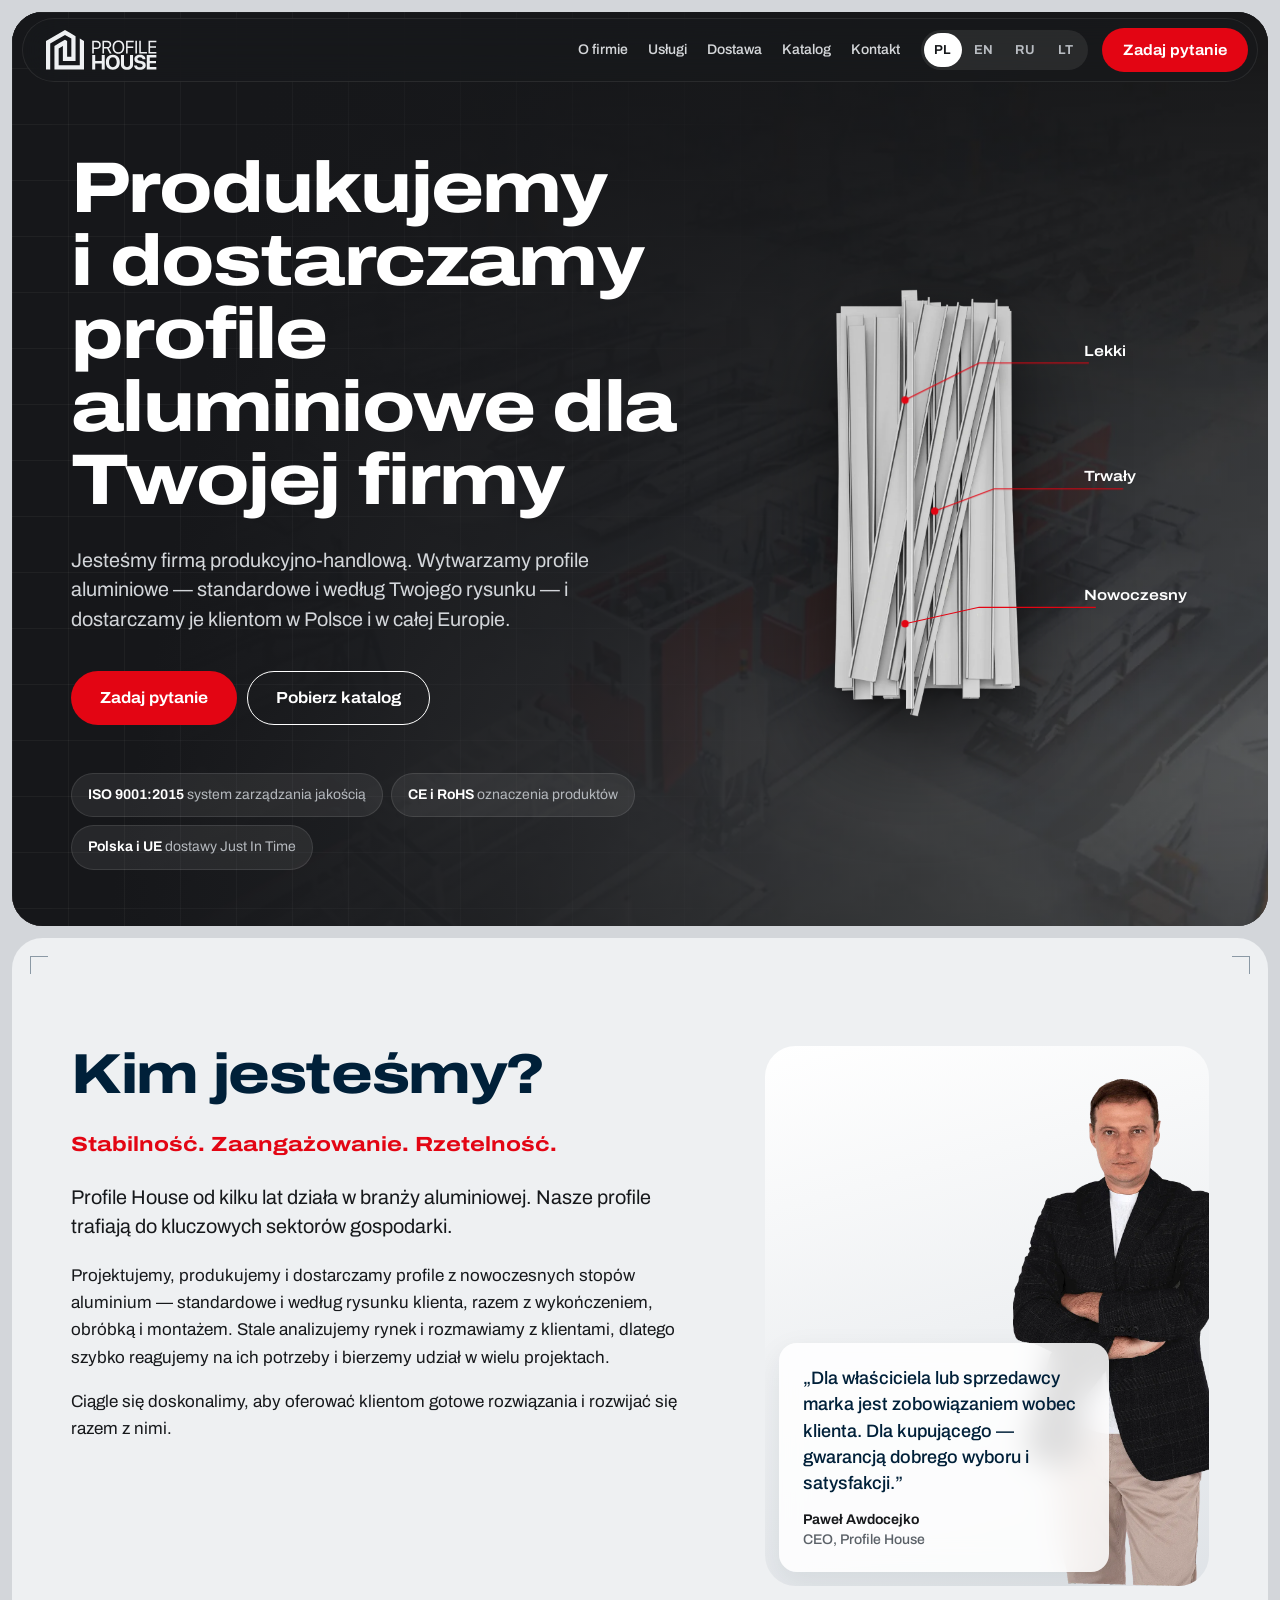
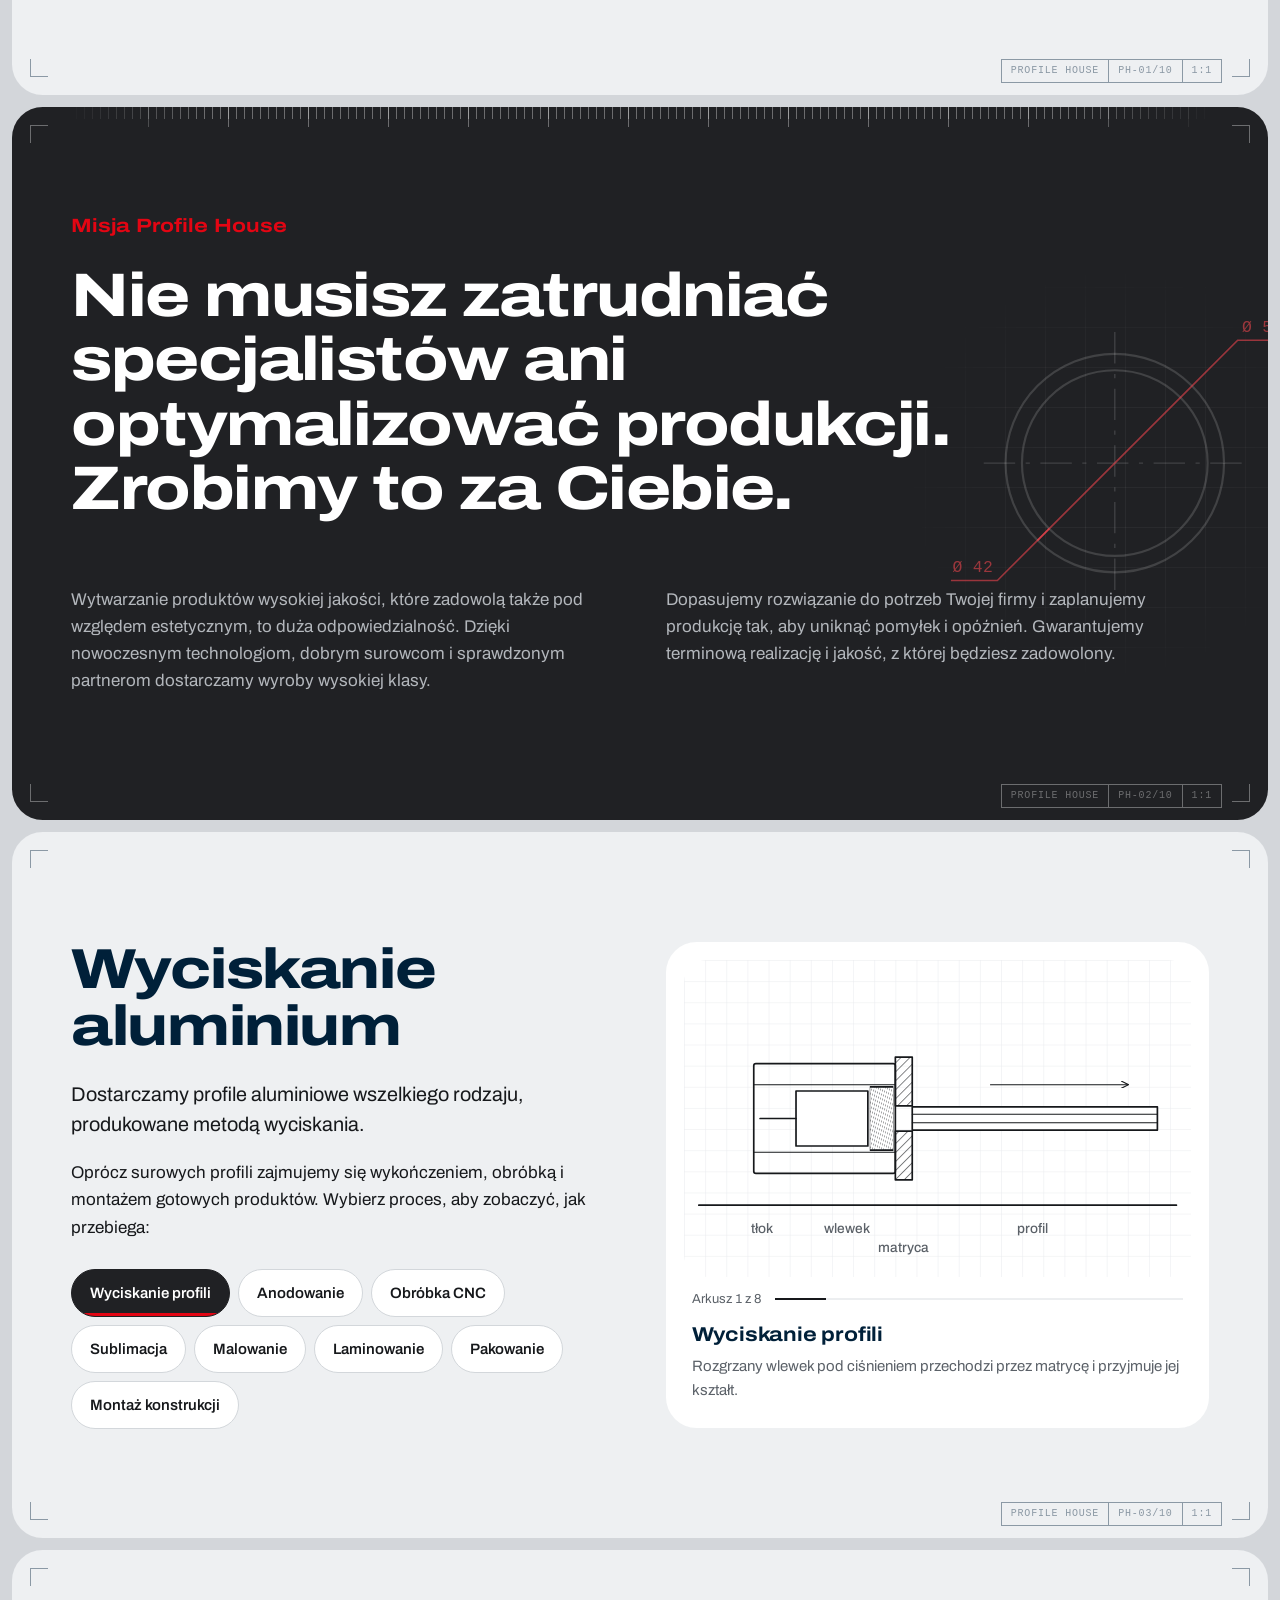
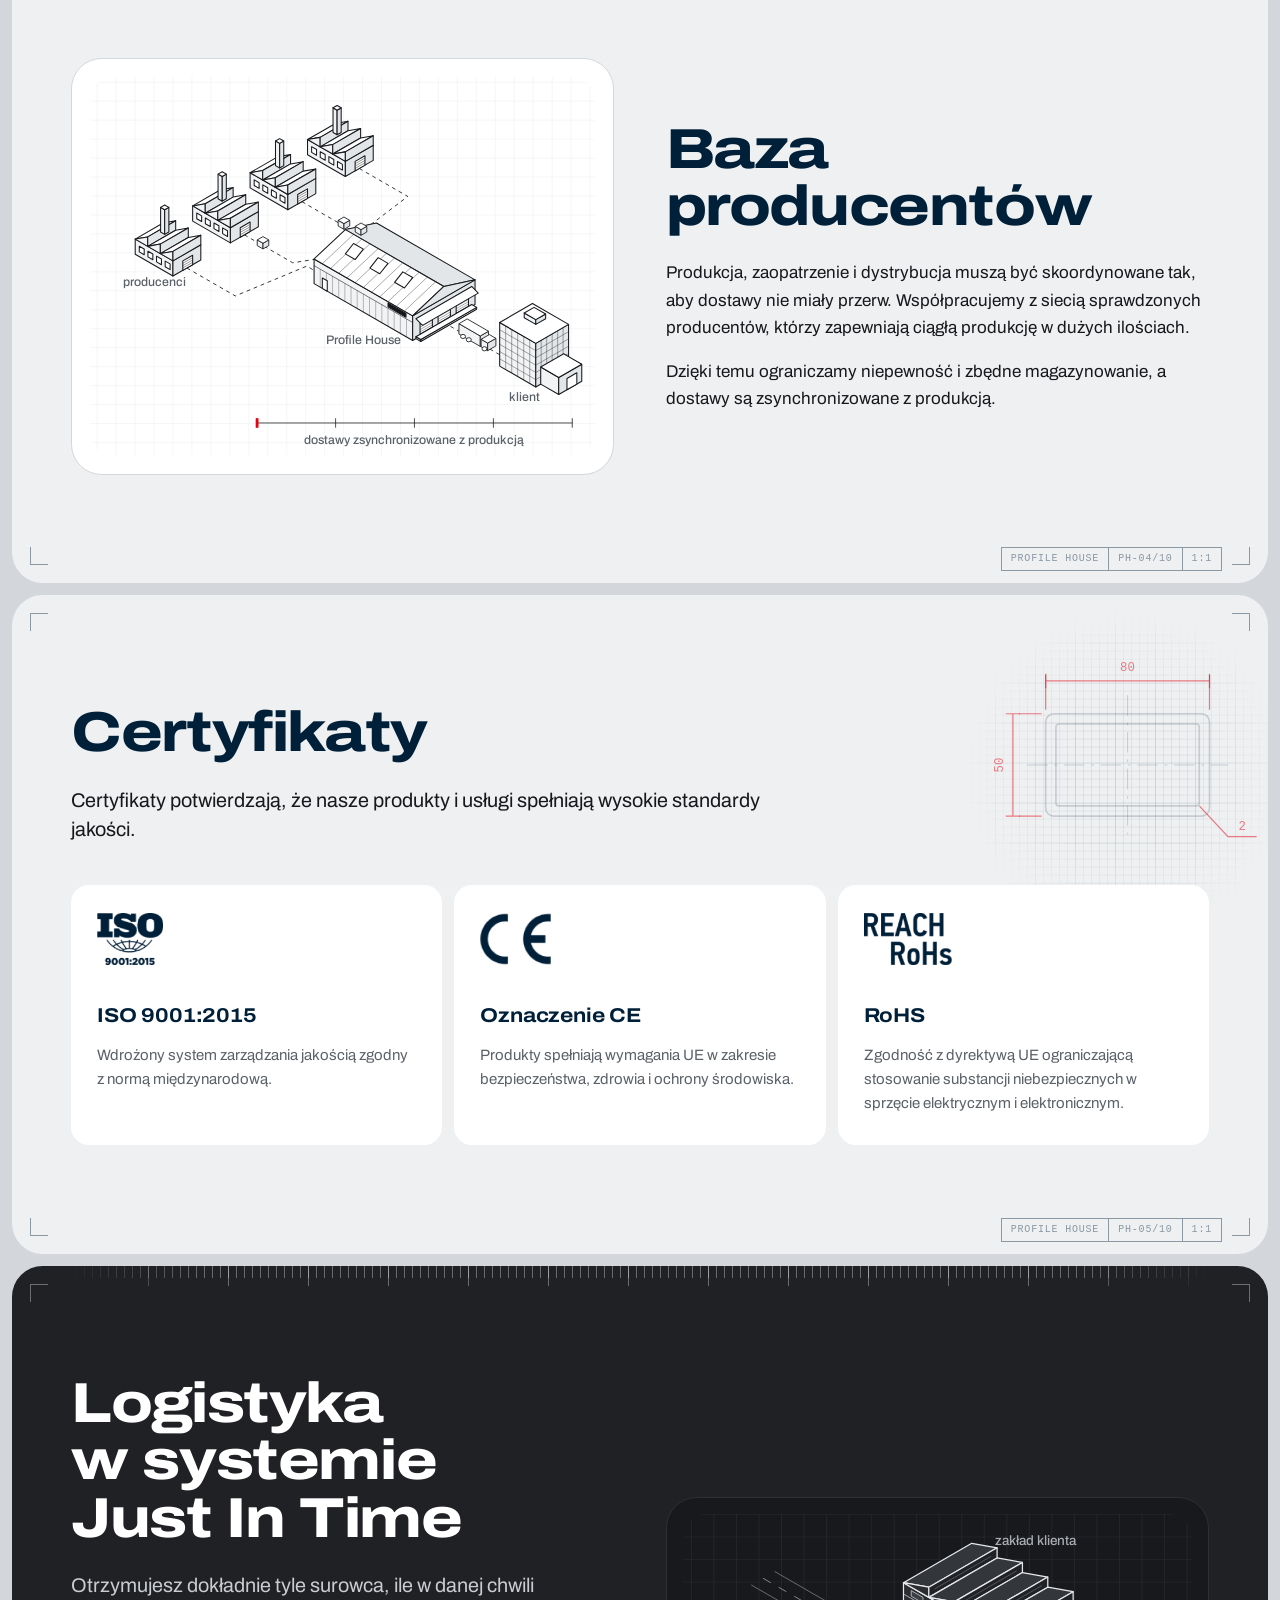
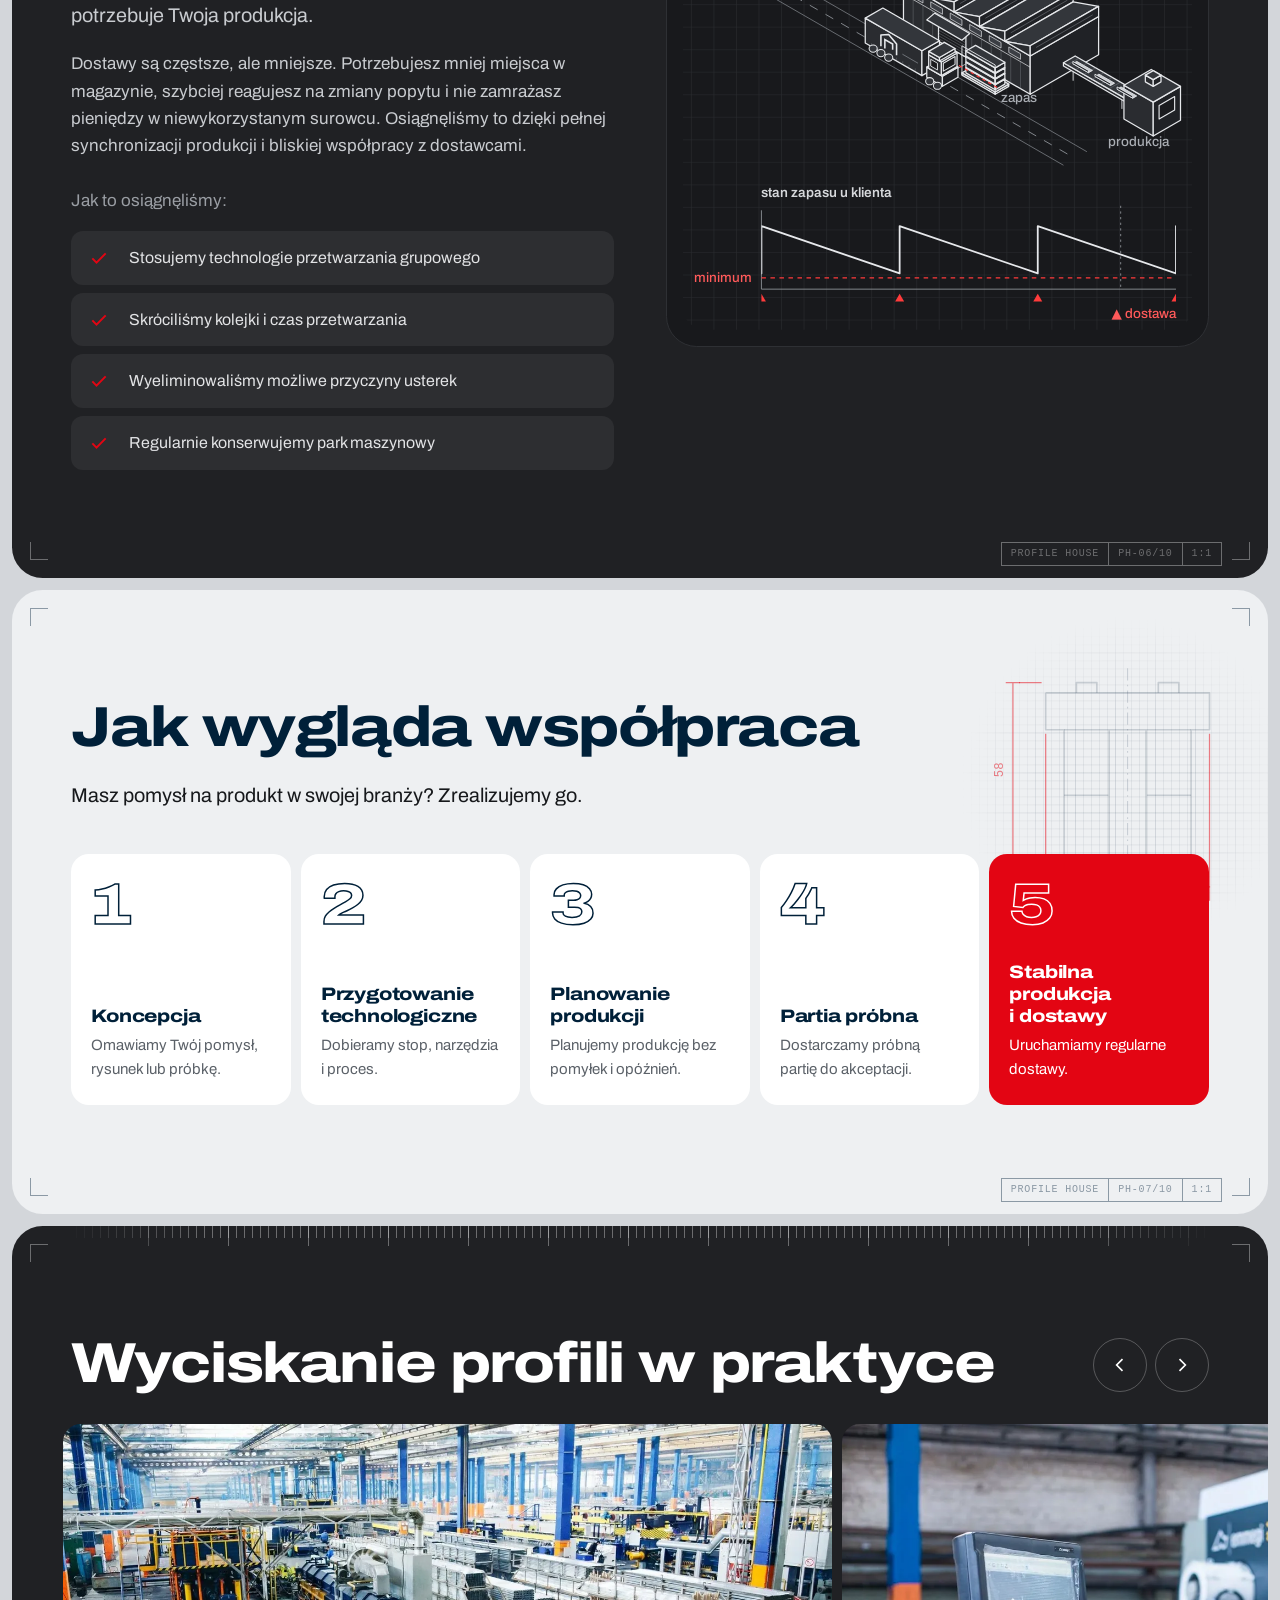
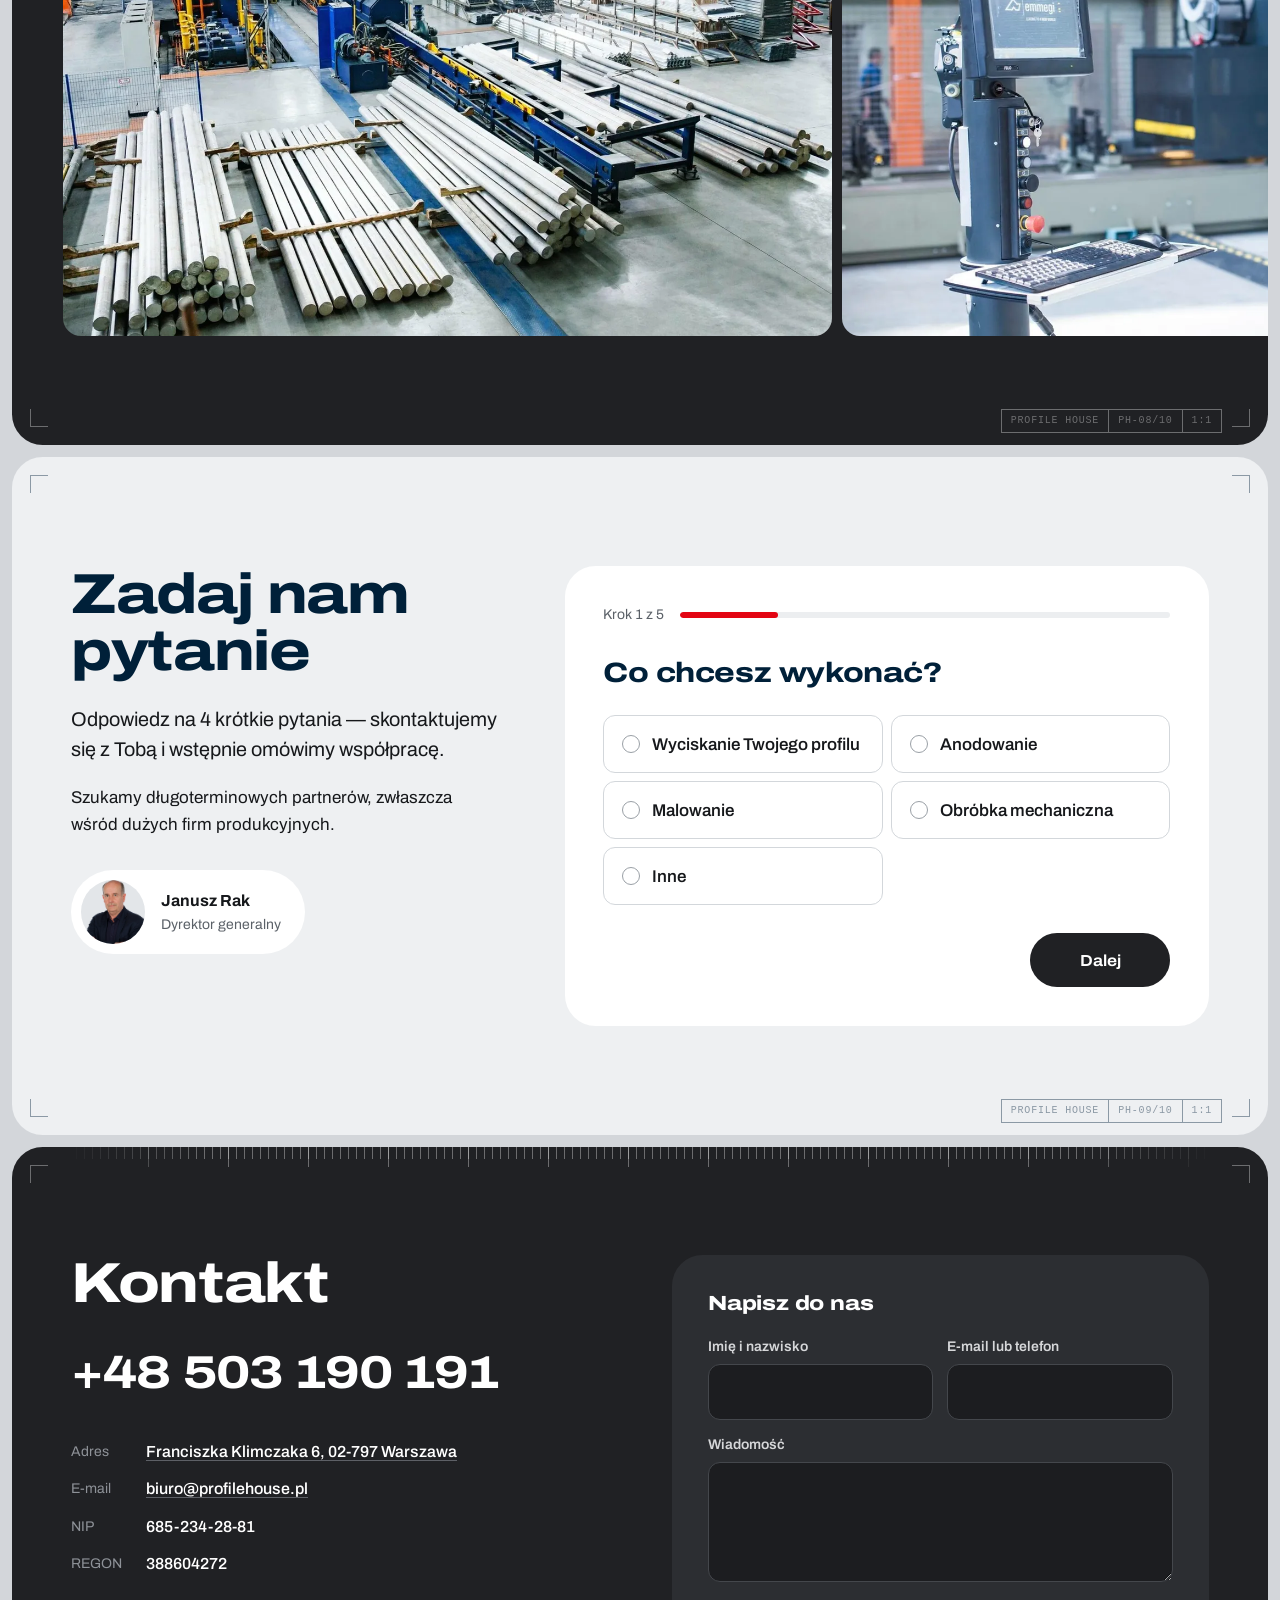
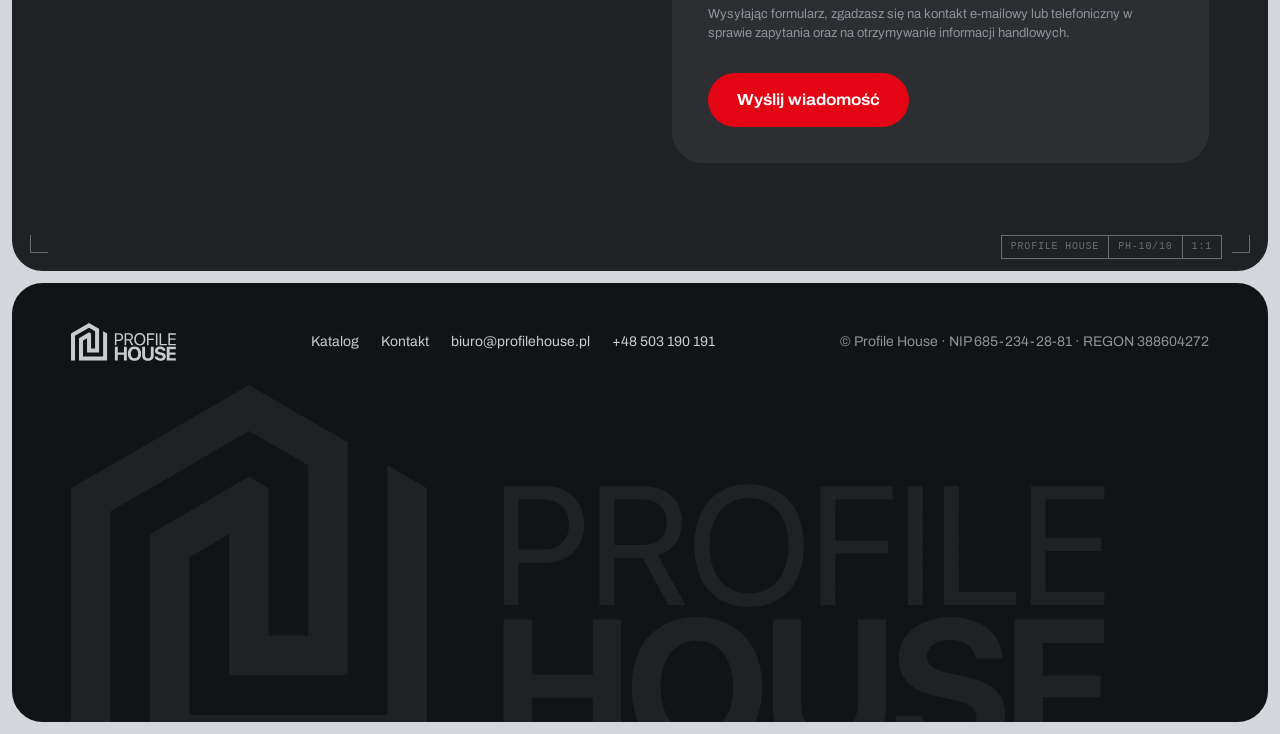
<file: footer/index.html>
<!doctype html><html><head><meta charset="utf-8"><title>Profile House</title><link rel="canonical" href="https://profilehouse.pl/"><meta name="robots" content="noindex"><meta http-equiv="refresh" content="0; url=/"><script>location.replace("/")</script></head><body><a href="/">https://profilehouse.pl/</a></body></html>
</file>
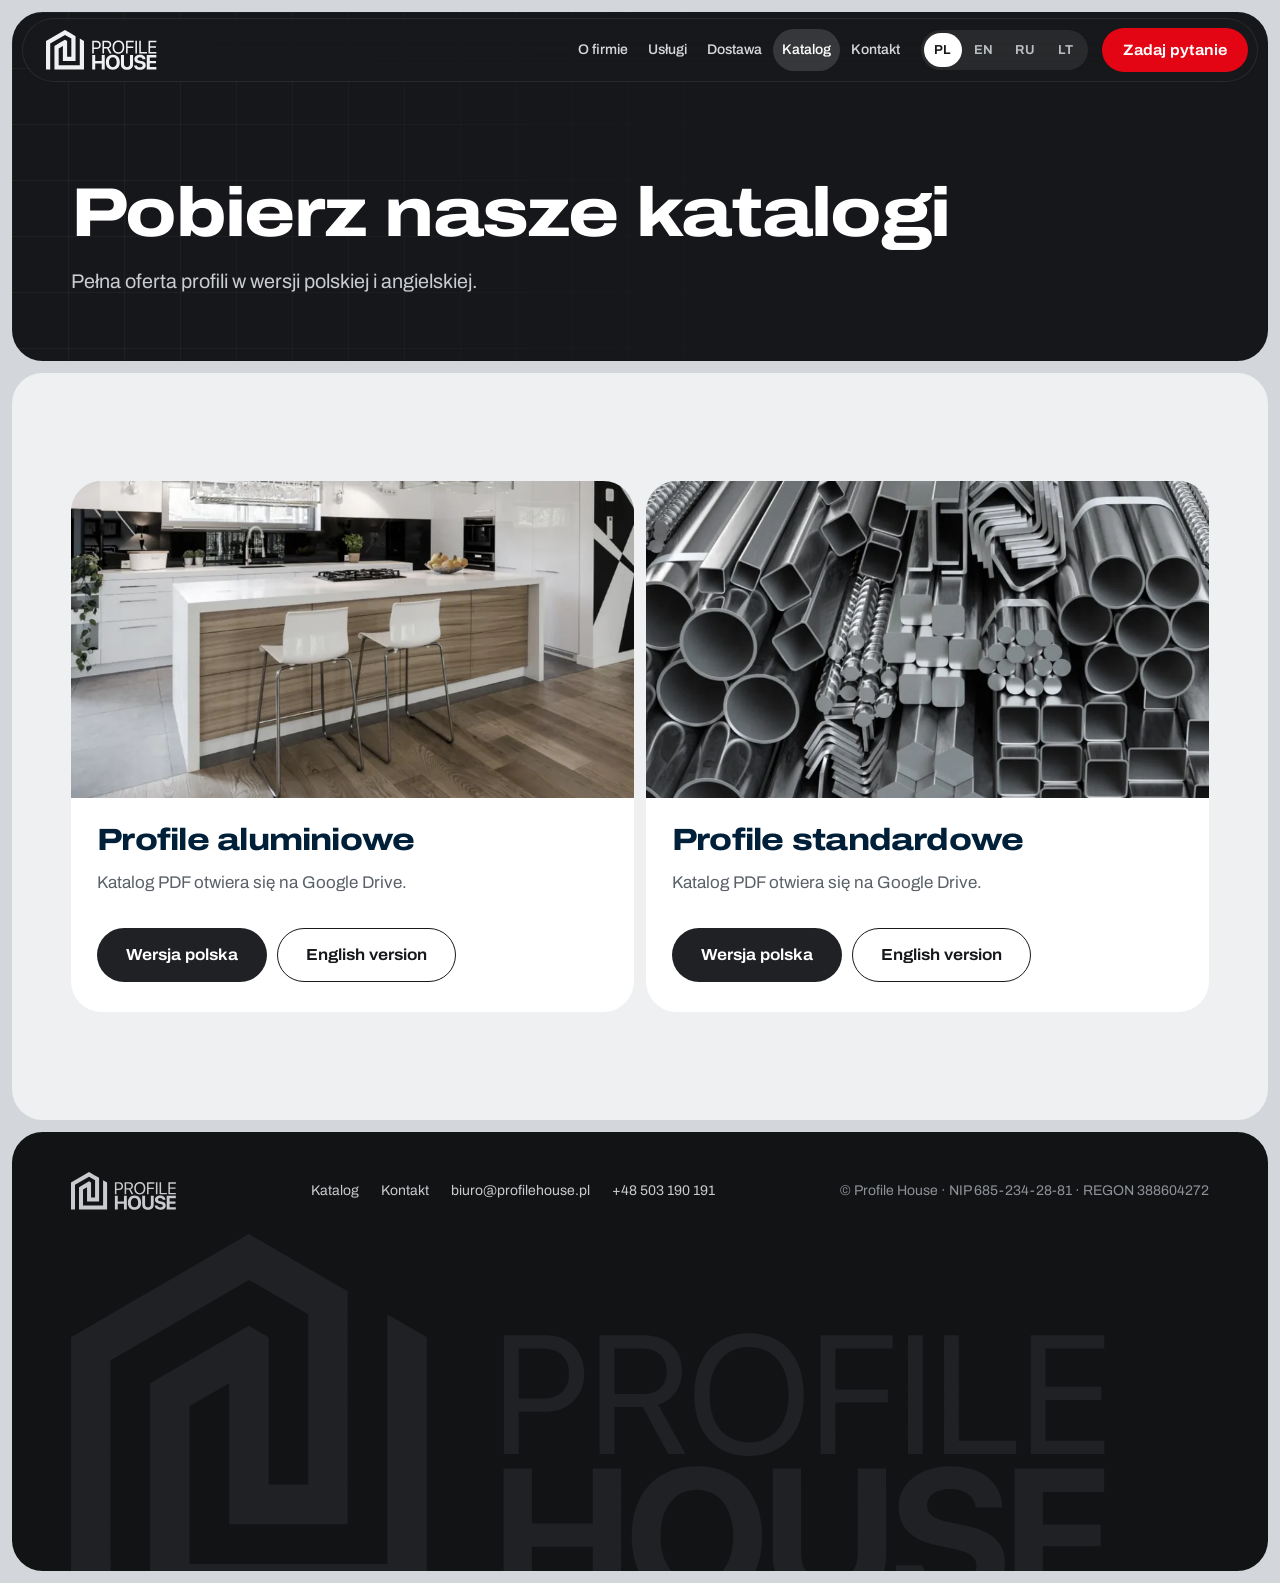
<file: katalog/index.html>
<!doctype html>
<html lang="pl">
<head>
<meta charset="utf-8">
<meta name="viewport" content="width=device-width,initial-scale=1">
<title>Katalogi profili aluminiowych | Profile House</title>
<meta name="description" content="Pobierz katalogi Profile House: profile aluminiowe i profile standardowe, w wersji polskiej i angielskiej.">
<link rel="canonical" href="https://profilehouse.pl/katalog/">
<link rel="alternate" hreflang="pl" href="https://profilehouse.pl/katalog/">
<link rel="alternate" hreflang="en" href="https://profilehouse.pl/en/katalog/">
<link rel="alternate" hreflang="ru" href="https://profilehouse.pl/ru/katalog/">
<link rel="alternate" hreflang="lt" href="https://profilehouse.pl/lt/katalog/">
<link rel="alternate" hreflang="x-default" href="https://profilehouse.pl/katalog/">
<meta property="og:type" content="website">
<meta property="og:locale" content="pl_PL">
<meta property="og:title" content="Katalogi profili aluminiowych | Profile House">
<meta property="og:description" content="Pobierz katalogi Profile House: profile aluminiowe i profile standardowe, w wersji polskiej i angielskiej.">
<meta property="og:url" content="https://profilehouse.pl/katalog/">
<meta property="og:image" content="https://profilehouse.pl/assets/og/og-pl.jpg?v=f13c097a">
<meta property="og:image:width" content="1200">
<meta property="og:image:height" content="630">
<meta property="og:image:alt" content="Profile House">
<meta property="og:site_name" content="Profile House">
<meta name="twitter:card" content="summary_large_image">
<meta name="theme-color" content="#202124">
<link rel="icon" href="/assets/favicon.png" type="image/png">
<link rel="apple-touch-icon" href="/assets/apple-touch-icon.png">
<link rel="preload" href="/assets/fonts/archivo-latin-wdth-normal.woff2" as="font" type="font/woff2" crossorigin>
<link rel="stylesheet" href="/assets/site.css?v=838a1575">
<script src="/assets/site.js?v=2a8c0dec" defer></script>
</head>
<body>
<a class="skip" href="#main">Przejdź do treści</a>
<header class="hdr">
  <div class="wrap">
    <a class="logo" href="/" aria-label="Profile House — strona główna"><svg aria-hidden="true" focusable="false" xmlns="http://www.w3.org/2000/svg" width="243" height="80" viewBox="0 0 243 80" fill="none"> <path d="M92.4609 21.6348V47H95.625V37.9473H101.479C106.242 37.9473 109.635 34.5898 109.635 29.7734C109.635 24.9746 106.277 21.6348 101.514 21.6348H92.4609ZM95.625 24.4473H100.688C104.326 24.4473 106.383 26.416 106.383 29.7734C106.383 33.1484 104.309 35.1348 100.688 35.1348H95.625V24.4473ZM116.077 36.9629H122.142L127.574 47H131.283L125.411 36.4707C128.593 35.4688 130.509 32.7266 130.509 29.1934C130.509 24.623 127.31 21.6348 122.423 21.6348H112.913V47H116.077V36.9629ZM116.077 24.4473H122.001C125.271 24.4473 127.24 26.2578 127.24 29.2988C127.24 32.4102 125.394 34.168 122.142 34.168H116.077V24.4473ZM144.844 21.2129C137.655 21.2129 133.155 26.2754 133.155 34.3262C133.155 42.377 137.655 47.4219 144.844 47.4219C152.034 47.4219 156.534 42.377 156.534 34.3262C156.534 26.2754 152.034 21.2129 144.844 21.2129ZM144.844 24.1309C150.03 24.1309 153.282 28.0684 153.282 34.3262C153.282 40.5664 150.03 44.5039 144.844 44.5039C139.659 44.5039 136.407 40.5664 136.407 34.3262C136.407 28.0684 139.659 24.1309 144.844 24.1309ZM163.275 47V36.0137H174.508V33.2012H163.275V24.4824H175.51V21.6348H160.111V47H163.275ZM181.935 47V21.6348H178.771V47H181.935ZM201.895 44.1523H189.661V21.6348H186.497V47H201.895V44.1523ZM220.731 44.1523H208.18V35.4336H220.08V32.6211H208.18V24.4824H220.731V21.6348H205.016V47H220.731V44.1523ZM117.507 79V50.1118H111.461V61.8433H98.4482V50.1118H92.4023V79H98.4482V66.8281H111.461V79H117.507ZM133.704 49.6113C125.136 49.6113 119.771 55.3569 119.771 64.5659C119.771 73.7549 125.136 79.4805 133.704 79.4805C142.253 79.4805 147.638 73.7549 147.638 64.5659C147.638 55.3569 142.253 49.6113 133.704 49.6113ZM133.704 54.6562C138.429 54.6562 141.452 58.5 141.452 64.5659C141.452 70.6118 138.429 74.4355 133.704 74.4355C128.96 74.4355 125.937 70.6118 125.937 64.5659C125.937 58.5 128.98 54.6562 133.704 54.6562ZM155.948 50.1118H149.902V68.79C149.902 75.1562 154.606 79.4805 162.013 79.4805C169.401 79.4805 174.105 75.1562 174.105 68.79V50.1118H168.059V68.1895C168.059 71.8931 165.877 74.3154 162.013 74.3154C158.13 74.3154 155.948 71.8931 155.948 68.1895V50.1118ZM176.189 70.752C176.369 76.1973 180.954 79.4805 187.84 79.4805C195.067 79.4805 199.492 75.917 199.492 70.2715C199.492 65.8872 196.829 63.4248 190.723 62.2036L187.66 61.583C184.257 60.9023 182.855 59.8013 182.855 58.0195C182.855 55.8975 184.857 54.4961 187.84 54.4961C190.883 54.4961 193.025 55.9775 193.226 58.4399H198.931C198.831 53.1348 194.587 49.6113 187.84 49.6113C181.414 49.6113 176.809 53.1147 176.809 58.3999C176.809 62.7041 179.632 65.4668 185.398 66.6079L188.441 67.2085C192.064 67.9492 193.426 69.0303 193.426 70.9321C193.426 73.0542 191.224 74.6157 188 74.6157C184.717 74.6157 182.275 73.1743 181.894 70.752H176.189ZM220.694 73.9951H207.601V66.708H219.953V62.0635H207.601V55.0967H220.694V50.1118H201.555V79H220.694V73.9951Z" fill="currentColor"></path> <path fill-rule="evenodd" clip-rule="evenodd" d="M8.44483 79V26.9547C18.296 21.2388 28.1489 15.5212 38 9.80348L50.669 17.1548C50.669 29.2819 50.669 41.4074 50.669 53.5345H42.2207C42.2207 43.041 42.2207 32.5474 42.2207 22.0556L37.9982 19.6052C30.9615 23.6893 23.9247 27.7733 16.8879 31.8574C16.8879 47.5704 16.8879 63.287 16.8879 79C36.5902 79 56.2977 79 76 79V22.0556L67.5552 17.1548V70.5133C53.4816 70.5133 39.4046 70.5133 25.331 70.5133C25.331 59.2592 25.331 48.0087 25.331 36.7547L33.7758 31.8556C33.7758 41.9091 33.7758 51.9678 33.7758 62.0213C42.2207 62.0213 50.6673 62.0213 59.1121 62.0213C59.1121 45.4316 59.1121 28.8436 59.1121 12.2504C52.0736 8.1681 45.0385 4.08405 38 0C25.3327 7.35305 12.6673 14.7026 0 22.0556V70.5098L8.44483 79ZM0 78.9982L8.44483 79L0 70.5098V78.9982Z" fill="currentColor"></path> </svg> </a>
    <details class="lang-dd"><summary aria-label="Język: Polski">PL<svg viewBox="0 0 12 12" aria-hidden="true"><path d="M2.5 4.5 6 8l3.5-3.5" fill="none" stroke="currentColor" stroke-width="1.6"/></svg></summary><nav aria-label="Język"><a href="/katalog/" hreflang="pl" lang="pl" aria-current="true"><b>PL</b><span>Polski</span></a><a href="/en/katalog/" hreflang="en" lang="en"><b>EN</b><span>English</span></a><a href="/ru/katalog/" hreflang="ru" lang="ru"><b>RU</b><span>Русский</span></a><a href="/lt/katalog/" hreflang="lt" lang="lt"><b>LT</b><span>Lietuvių</span></a></nav></details>
    <button class="burger" aria-expanded="false" aria-controls="menu" aria-label="Menu"><span></span><span></span><span></span></button>
    <div class="menu" id="menu">
      <nav class="nav" aria-label="Menu"><a href="/#o-firmie">O firmie</a><a href="/#uslugi">Usługi</a><a href="/#dostawa">Dostawa</a><a href="/katalog/" aria-current="page">Katalog</a><a href="/#kontakt">Kontakt</a></nav>
      <div class="hdr-cta">
        <nav class="langs" aria-label="Język"><a href="/katalog/" hreflang="pl" lang="pl" title="Polski" aria-current="true">PL</a><a href="/en/katalog/" hreflang="en" lang="en" title="English">EN</a><a href="/ru/katalog/" hreflang="ru" lang="ru" title="Русский">RU</a><a href="/lt/katalog/" hreflang="lt" lang="lt" title="Lietuvių">LT</a></nav>
        <a class="hdr-tel" href="tel:+48503190191">+48 503 190 191</a>
        <a class="btn btn-primary" href="/#pytanie">Zadaj pytanie</a>
      </div>
    </div>
  </div>
</header>
<main id="main">
<section class="phead"><div class="wrap"><h1>Pobierz nasze katalogi</h1><p class="lead">Pełna oferta profili w wersji polskiej i angielskiej.</p></div></section>
<section class="sec"><div class="wrap docs"><article class="doc"><div class="pic"><img src="/assets/img/cat-alu.webp" alt="Profile aluminiowe we wnętrzu" loading="lazy"></div>
      <div class="body"><h2 style="font-size:clamp(24px,2.4vw,32px)">Profile aluminiowe</h2><p class="muted">Katalog PDF otwiera się na Google Drive.</p>
      <div class="btns"><a class="btn btn-dark" href="https://drive.google.com/file/d/146raLvkaKNVfp8Fd7JapO6LkKJJJqZo8/view" target="_blank" rel="noopener" hreflang="pl">Wersja polska</a>
      <a class="btn btn-ghost" href="https://drive.google.com/file/d/1ZUVsVcsnGmH6dWVHLZSj8mpN-NIaOUBR/view" target="_blank" rel="noopener" hreflang="en"><span>English version</span></a></div></div></article><article class="doc"><div class="pic"><img src="/assets/img/cat-std.webp" alt="Rury i kształtowniki" loading="lazy"></div>
      <div class="body"><h2 style="font-size:clamp(24px,2.4vw,32px)">Profile standardowe</h2><p class="muted">Katalog PDF otwiera się na Google Drive.</p>
      <div class="btns"><a class="btn btn-dark" href="https://drive.google.com/file/d/1vE2aft_KQeAUr4kOvHjrNeTyWgpJQyx0/view" target="_blank" rel="noopener" hreflang="pl">Wersja polska</a>
      <a class="btn btn-ghost" href="https://drive.google.com/file/d/14wH1H73xB2N5lSs9y5aIV4znBWw6-WT4/view" target="_blank" rel="noopener" hreflang="en"><span>English version</span></a></div></div></article></div></section>
</main>
<footer class="ftr">
  <div class="wrap">
    <a class="logo" href="/" aria-label="Profile House"><svg aria-hidden="true" focusable="false" xmlns="http://www.w3.org/2000/svg" width="243" height="80" viewBox="0 0 243 80" fill="none"> <path d="M92.4609 21.6348V47H95.625V37.9473H101.479C106.242 37.9473 109.635 34.5898 109.635 29.7734C109.635 24.9746 106.277 21.6348 101.514 21.6348H92.4609ZM95.625 24.4473H100.688C104.326 24.4473 106.383 26.416 106.383 29.7734C106.383 33.1484 104.309 35.1348 100.688 35.1348H95.625V24.4473ZM116.077 36.9629H122.142L127.574 47H131.283L125.411 36.4707C128.593 35.4688 130.509 32.7266 130.509 29.1934C130.509 24.623 127.31 21.6348 122.423 21.6348H112.913V47H116.077V36.9629ZM116.077 24.4473H122.001C125.271 24.4473 127.24 26.2578 127.24 29.2988C127.24 32.4102 125.394 34.168 122.142 34.168H116.077V24.4473ZM144.844 21.2129C137.655 21.2129 133.155 26.2754 133.155 34.3262C133.155 42.377 137.655 47.4219 144.844 47.4219C152.034 47.4219 156.534 42.377 156.534 34.3262C156.534 26.2754 152.034 21.2129 144.844 21.2129ZM144.844 24.1309C150.03 24.1309 153.282 28.0684 153.282 34.3262C153.282 40.5664 150.03 44.5039 144.844 44.5039C139.659 44.5039 136.407 40.5664 136.407 34.3262C136.407 28.0684 139.659 24.1309 144.844 24.1309ZM163.275 47V36.0137H174.508V33.2012H163.275V24.4824H175.51V21.6348H160.111V47H163.275ZM181.935 47V21.6348H178.771V47H181.935ZM201.895 44.1523H189.661V21.6348H186.497V47H201.895V44.1523ZM220.731 44.1523H208.18V35.4336H220.08V32.6211H208.18V24.4824H220.731V21.6348H205.016V47H220.731V44.1523ZM117.507 79V50.1118H111.461V61.8433H98.4482V50.1118H92.4023V79H98.4482V66.8281H111.461V79H117.507ZM133.704 49.6113C125.136 49.6113 119.771 55.3569 119.771 64.5659C119.771 73.7549 125.136 79.4805 133.704 79.4805C142.253 79.4805 147.638 73.7549 147.638 64.5659C147.638 55.3569 142.253 49.6113 133.704 49.6113ZM133.704 54.6562C138.429 54.6562 141.452 58.5 141.452 64.5659C141.452 70.6118 138.429 74.4355 133.704 74.4355C128.96 74.4355 125.937 70.6118 125.937 64.5659C125.937 58.5 128.98 54.6562 133.704 54.6562ZM155.948 50.1118H149.902V68.79C149.902 75.1562 154.606 79.4805 162.013 79.4805C169.401 79.4805 174.105 75.1562 174.105 68.79V50.1118H168.059V68.1895C168.059 71.8931 165.877 74.3154 162.013 74.3154C158.13 74.3154 155.948 71.8931 155.948 68.1895V50.1118ZM176.189 70.752C176.369 76.1973 180.954 79.4805 187.84 79.4805C195.067 79.4805 199.492 75.917 199.492 70.2715C199.492 65.8872 196.829 63.4248 190.723 62.2036L187.66 61.583C184.257 60.9023 182.855 59.8013 182.855 58.0195C182.855 55.8975 184.857 54.4961 187.84 54.4961C190.883 54.4961 193.025 55.9775 193.226 58.4399H198.931C198.831 53.1348 194.587 49.6113 187.84 49.6113C181.414 49.6113 176.809 53.1147 176.809 58.3999C176.809 62.7041 179.632 65.4668 185.398 66.6079L188.441 67.2085C192.064 67.9492 193.426 69.0303 193.426 70.9321C193.426 73.0542 191.224 74.6157 188 74.6157C184.717 74.6157 182.275 73.1743 181.894 70.752H176.189ZM220.694 73.9951H207.601V66.708H219.953V62.0635H207.601V55.0967H220.694V50.1118H201.555V79H220.694V73.9951Z" fill="currentColor"></path> <path fill-rule="evenodd" clip-rule="evenodd" d="M8.44483 79V26.9547C18.296 21.2388 28.1489 15.5212 38 9.80348L50.669 17.1548C50.669 29.2819 50.669 41.4074 50.669 53.5345H42.2207C42.2207 43.041 42.2207 32.5474 42.2207 22.0556L37.9982 19.6052C30.9615 23.6893 23.9247 27.7733 16.8879 31.8574C16.8879 47.5704 16.8879 63.287 16.8879 79C36.5902 79 56.2977 79 76 79V22.0556L67.5552 17.1548V70.5133C53.4816 70.5133 39.4046 70.5133 25.331 70.5133C25.331 59.2592 25.331 48.0087 25.331 36.7547L33.7758 31.8556C33.7758 41.9091 33.7758 51.9678 33.7758 62.0213C42.2207 62.0213 50.6673 62.0213 59.1121 62.0213C59.1121 45.4316 59.1121 28.8436 59.1121 12.2504C52.0736 8.1681 45.0385 4.08405 38 0C25.3327 7.35305 12.6673 14.7026 0 22.0556V70.5098L8.44483 79ZM0 78.9982L8.44483 79L0 70.5098V78.9982Z" fill="currentColor"></path> </svg> </a>
    <nav aria-label="Footer">
      <a href="/katalog/">Katalog</a>
      <a href="/#kontakt">Kontakt</a>
      <a href="mailto:biuro@profilehouse.pl">biuro@profilehouse.pl</a>
      <a href="tel:+48503190191">+48 503 190 191</a>
    </nav>
    <div>© Profile House · NIP 685-234-28-81 · REGON 388604272</div>
  </div>
  <div class="wrap ftr-mark" aria-hidden="true"><svg aria-hidden="true" focusable="false" xmlns="http://www.w3.org/2000/svg" width="243" height="80" viewBox="0 0 243 80" fill="none"> <path d="M92.4609 21.6348V47H95.625V37.9473H101.479C106.242 37.9473 109.635 34.5898 109.635 29.7734C109.635 24.9746 106.277 21.6348 101.514 21.6348H92.4609ZM95.625 24.4473H100.688C104.326 24.4473 106.383 26.416 106.383 29.7734C106.383 33.1484 104.309 35.1348 100.688 35.1348H95.625V24.4473ZM116.077 36.9629H122.142L127.574 47H131.283L125.411 36.4707C128.593 35.4688 130.509 32.7266 130.509 29.1934C130.509 24.623 127.31 21.6348 122.423 21.6348H112.913V47H116.077V36.9629ZM116.077 24.4473H122.001C125.271 24.4473 127.24 26.2578 127.24 29.2988C127.24 32.4102 125.394 34.168 122.142 34.168H116.077V24.4473ZM144.844 21.2129C137.655 21.2129 133.155 26.2754 133.155 34.3262C133.155 42.377 137.655 47.4219 144.844 47.4219C152.034 47.4219 156.534 42.377 156.534 34.3262C156.534 26.2754 152.034 21.2129 144.844 21.2129ZM144.844 24.1309C150.03 24.1309 153.282 28.0684 153.282 34.3262C153.282 40.5664 150.03 44.5039 144.844 44.5039C139.659 44.5039 136.407 40.5664 136.407 34.3262C136.407 28.0684 139.659 24.1309 144.844 24.1309ZM163.275 47V36.0137H174.508V33.2012H163.275V24.4824H175.51V21.6348H160.111V47H163.275ZM181.935 47V21.6348H178.771V47H181.935ZM201.895 44.1523H189.661V21.6348H186.497V47H201.895V44.1523ZM220.731 44.1523H208.18V35.4336H220.08V32.6211H208.18V24.4824H220.731V21.6348H205.016V47H220.731V44.1523ZM117.507 79V50.1118H111.461V61.8433H98.4482V50.1118H92.4023V79H98.4482V66.8281H111.461V79H117.507ZM133.704 49.6113C125.136 49.6113 119.771 55.3569 119.771 64.5659C119.771 73.7549 125.136 79.4805 133.704 79.4805C142.253 79.4805 147.638 73.7549 147.638 64.5659C147.638 55.3569 142.253 49.6113 133.704 49.6113ZM133.704 54.6562C138.429 54.6562 141.452 58.5 141.452 64.5659C141.452 70.6118 138.429 74.4355 133.704 74.4355C128.96 74.4355 125.937 70.6118 125.937 64.5659C125.937 58.5 128.98 54.6562 133.704 54.6562ZM155.948 50.1118H149.902V68.79C149.902 75.1562 154.606 79.4805 162.013 79.4805C169.401 79.4805 174.105 75.1562 174.105 68.79V50.1118H168.059V68.1895C168.059 71.8931 165.877 74.3154 162.013 74.3154C158.13 74.3154 155.948 71.8931 155.948 68.1895V50.1118ZM176.189 70.752C176.369 76.1973 180.954 79.4805 187.84 79.4805C195.067 79.4805 199.492 75.917 199.492 70.2715C199.492 65.8872 196.829 63.4248 190.723 62.2036L187.66 61.583C184.257 60.9023 182.855 59.8013 182.855 58.0195C182.855 55.8975 184.857 54.4961 187.84 54.4961C190.883 54.4961 193.025 55.9775 193.226 58.4399H198.931C198.831 53.1348 194.587 49.6113 187.84 49.6113C181.414 49.6113 176.809 53.1147 176.809 58.3999C176.809 62.7041 179.632 65.4668 185.398 66.6079L188.441 67.2085C192.064 67.9492 193.426 69.0303 193.426 70.9321C193.426 73.0542 191.224 74.6157 188 74.6157C184.717 74.6157 182.275 73.1743 181.894 70.752H176.189ZM220.694 73.9951H207.601V66.708H219.953V62.0635H207.601V55.0967H220.694V50.1118H201.555V79H220.694V73.9951Z" fill="currentColor"></path> <path fill-rule="evenodd" clip-rule="evenodd" d="M8.44483 79V26.9547C18.296 21.2388 28.1489 15.5212 38 9.80348L50.669 17.1548C50.669 29.2819 50.669 41.4074 50.669 53.5345H42.2207C42.2207 43.041 42.2207 32.5474 42.2207 22.0556L37.9982 19.6052C30.9615 23.6893 23.9247 27.7733 16.8879 31.8574C16.8879 47.5704 16.8879 63.287 16.8879 79C36.5902 79 56.2977 79 76 79V22.0556L67.5552 17.1548V70.5133C53.4816 70.5133 39.4046 70.5133 25.331 70.5133C25.331 59.2592 25.331 48.0087 25.331 36.7547L33.7758 31.8556C33.7758 41.9091 33.7758 51.9678 33.7758 62.0213C42.2207 62.0213 50.6673 62.0213 59.1121 62.0213C59.1121 45.4316 59.1121 28.8436 59.1121 12.2504C52.0736 8.1681 45.0385 4.08405 38 0C25.3327 7.35305 12.6673 14.7026 0 22.0556V70.5098L8.44483 79ZM0 78.9982L8.44483 79L0 70.5098V78.9982Z" fill="currentColor"></path> </svg> </div>
</footer>
</body>
</html>
</file>
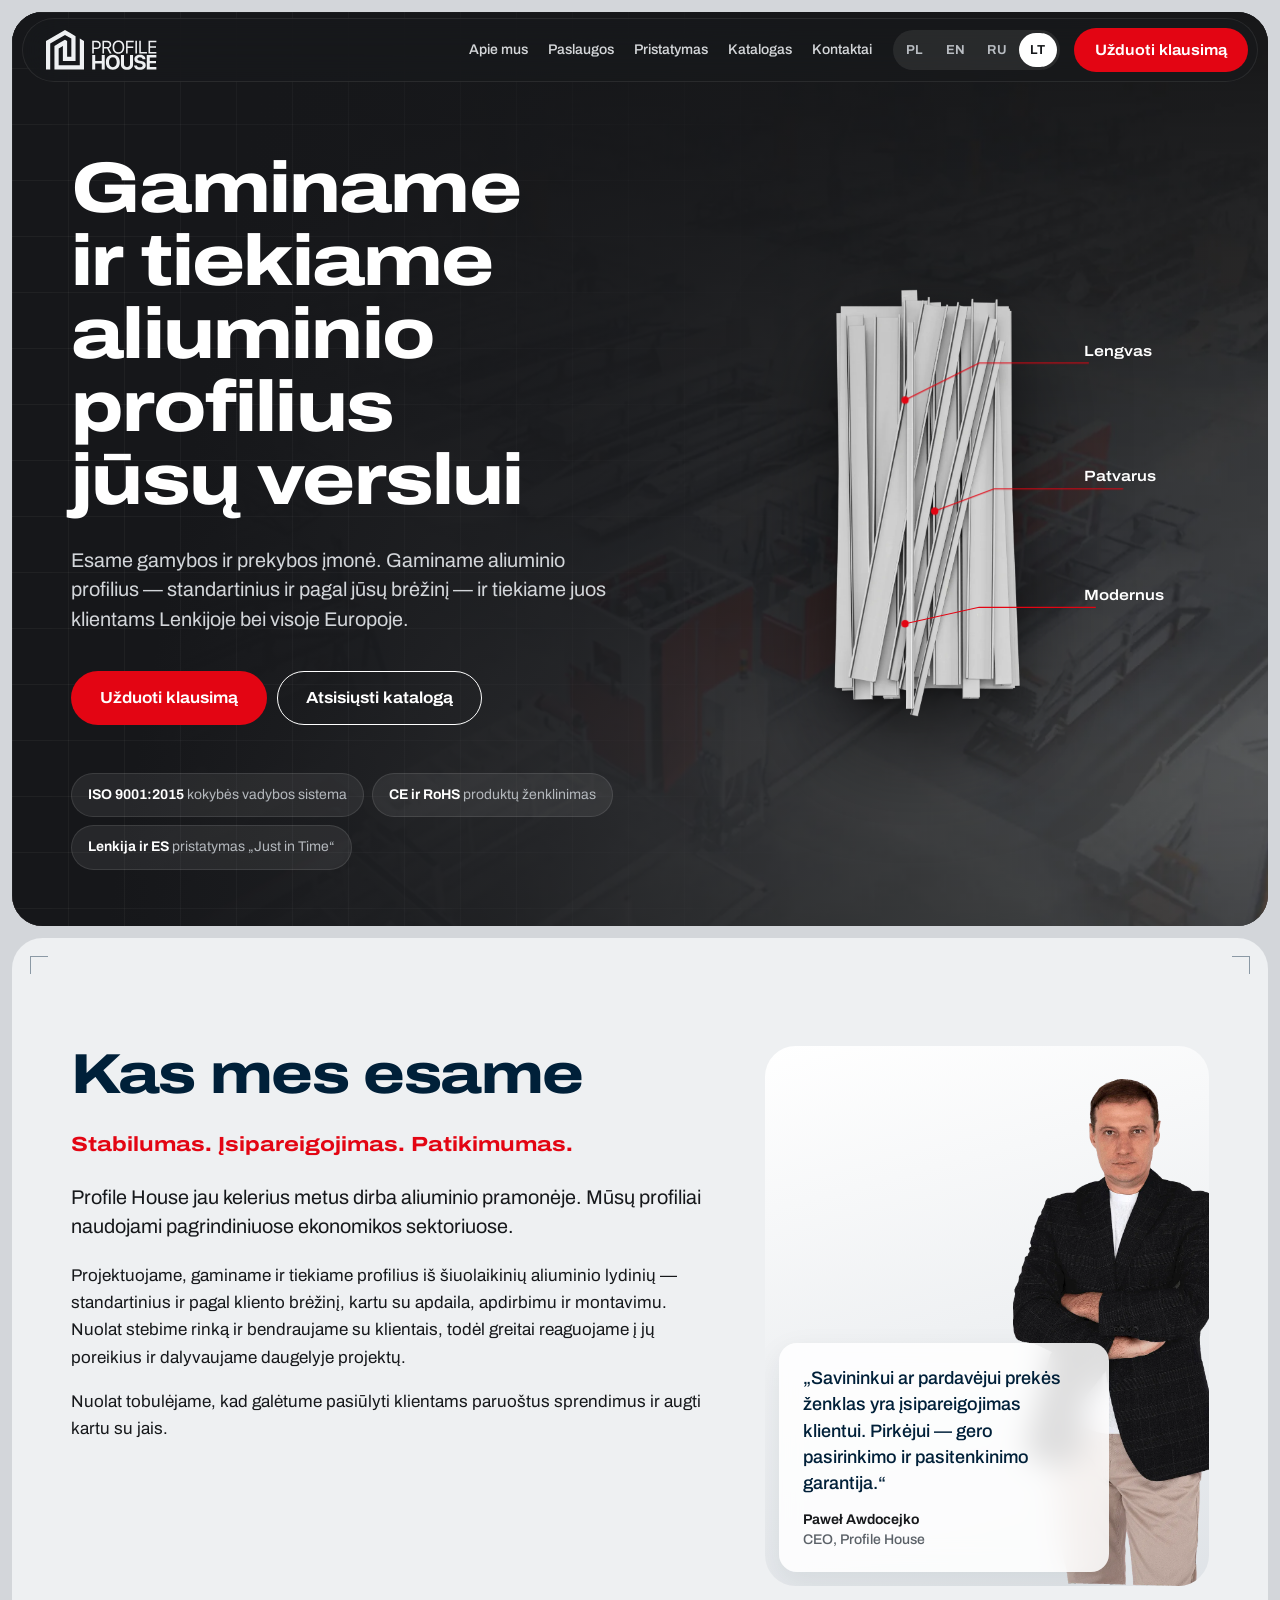
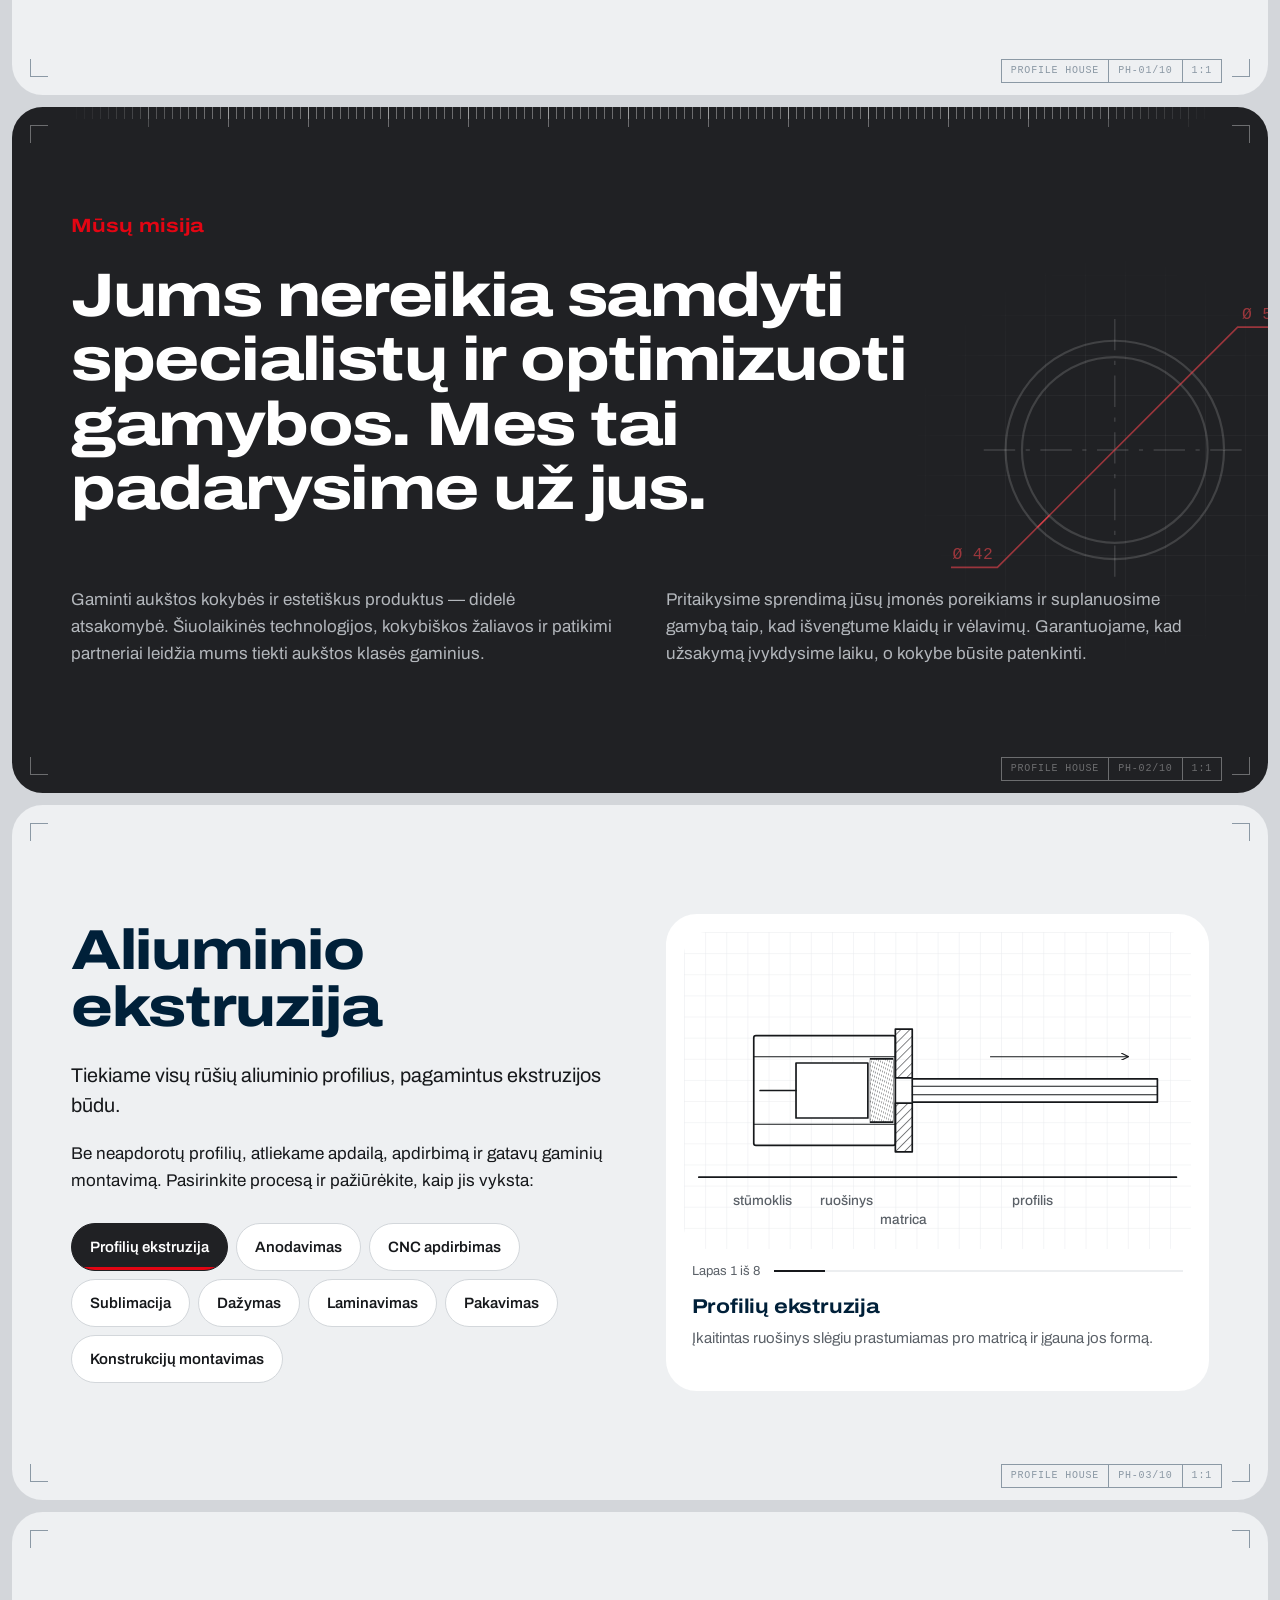
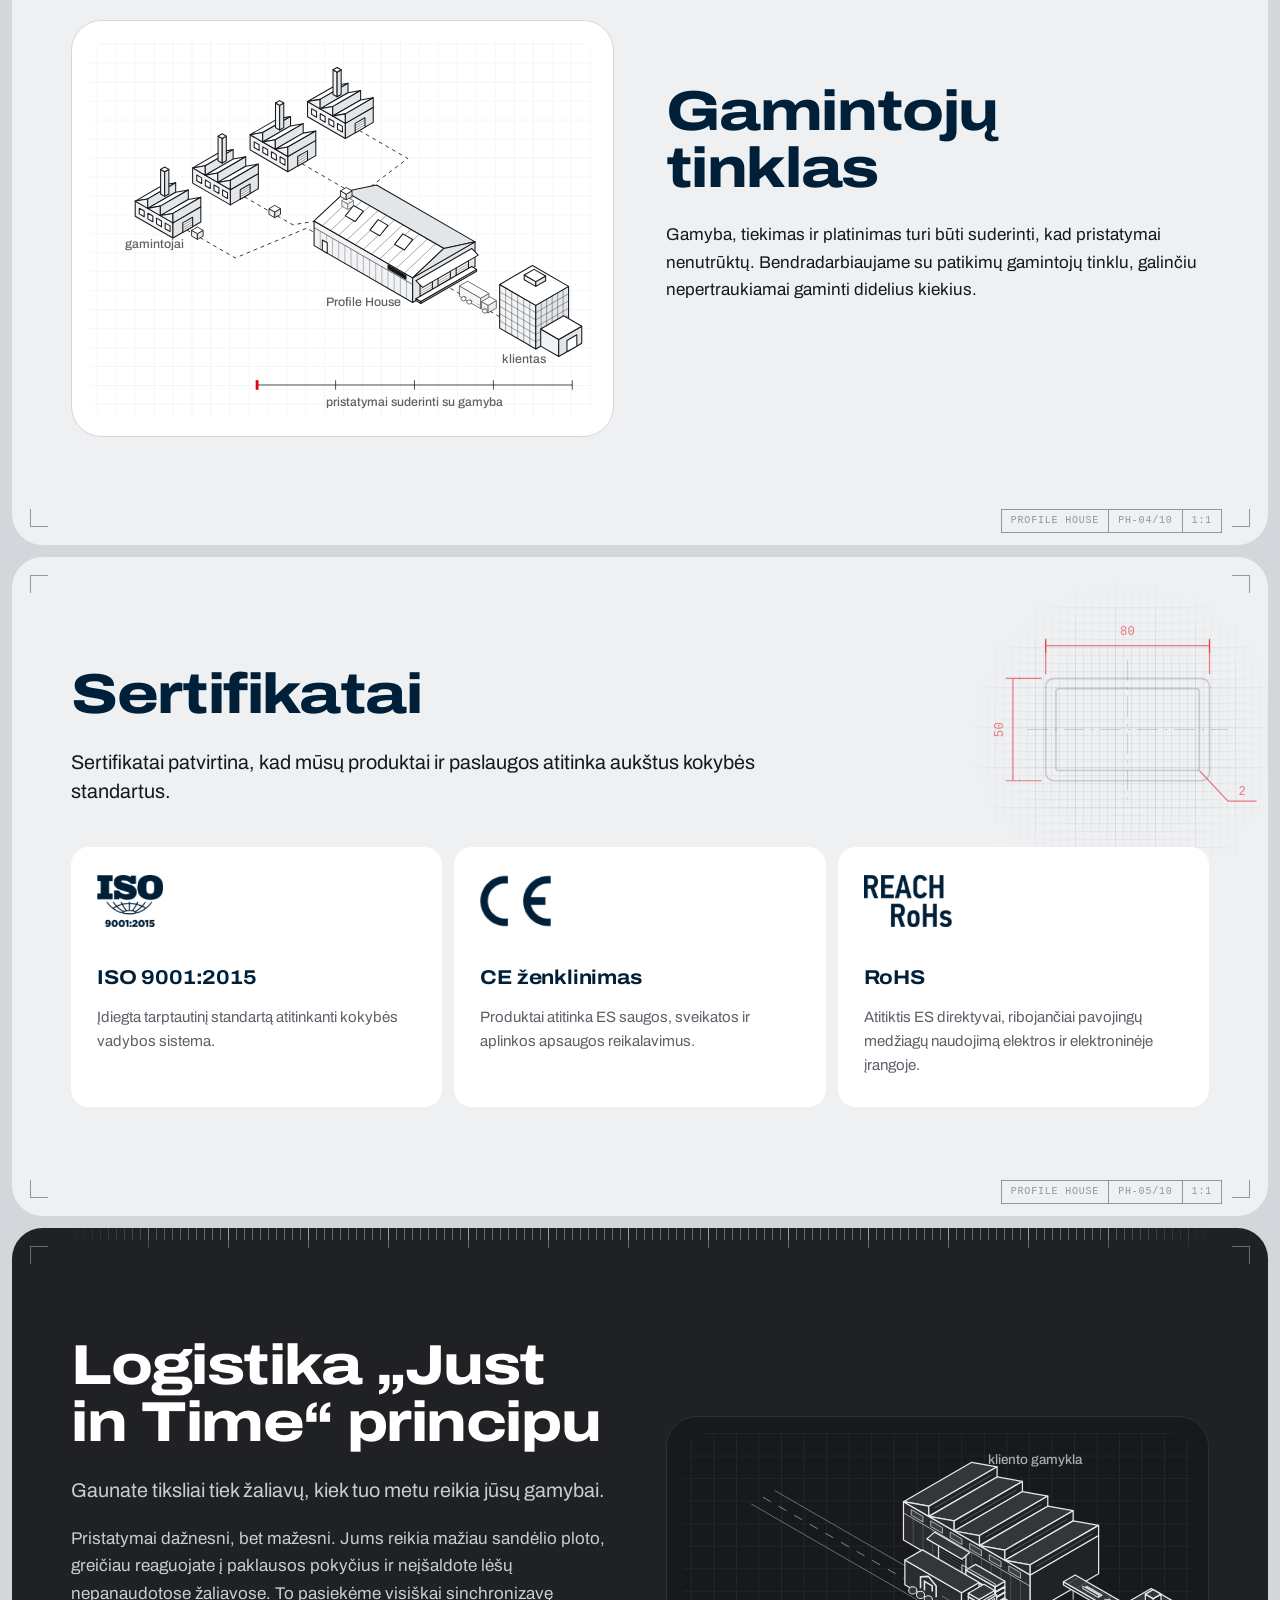
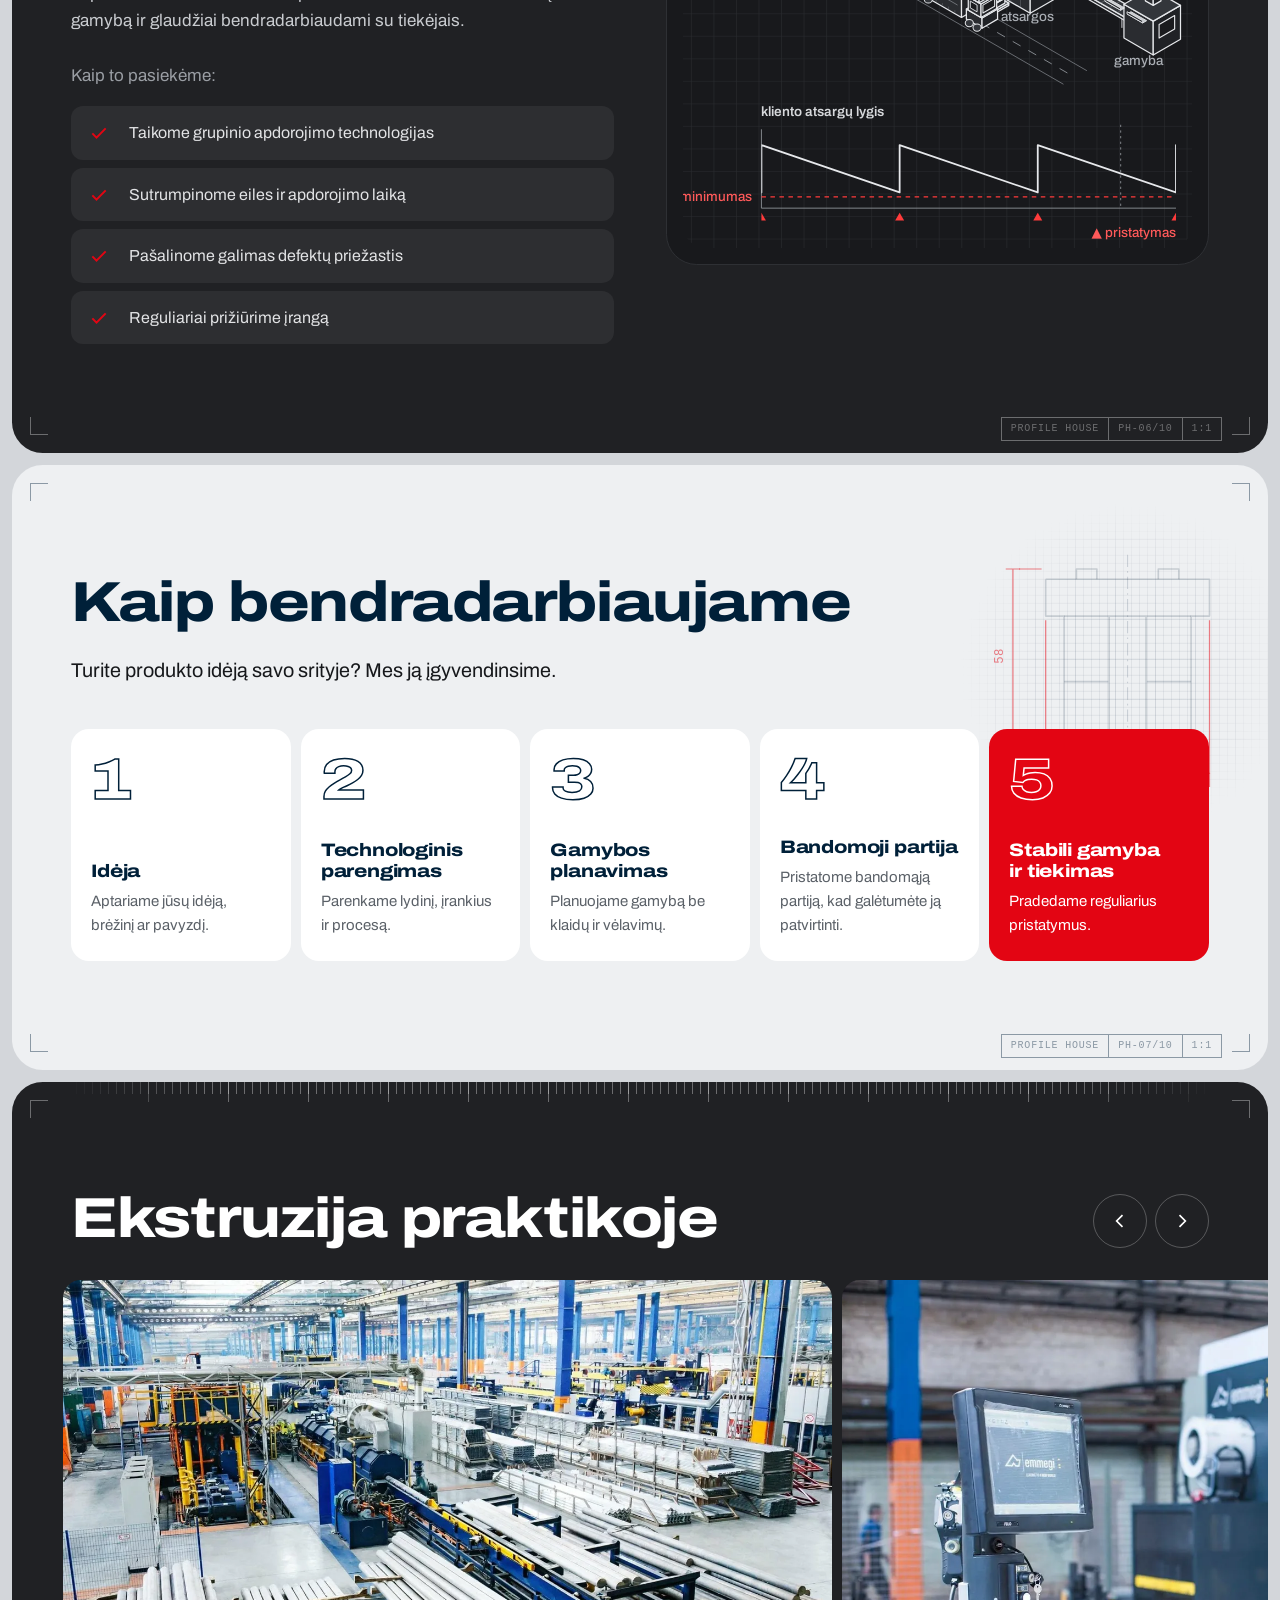
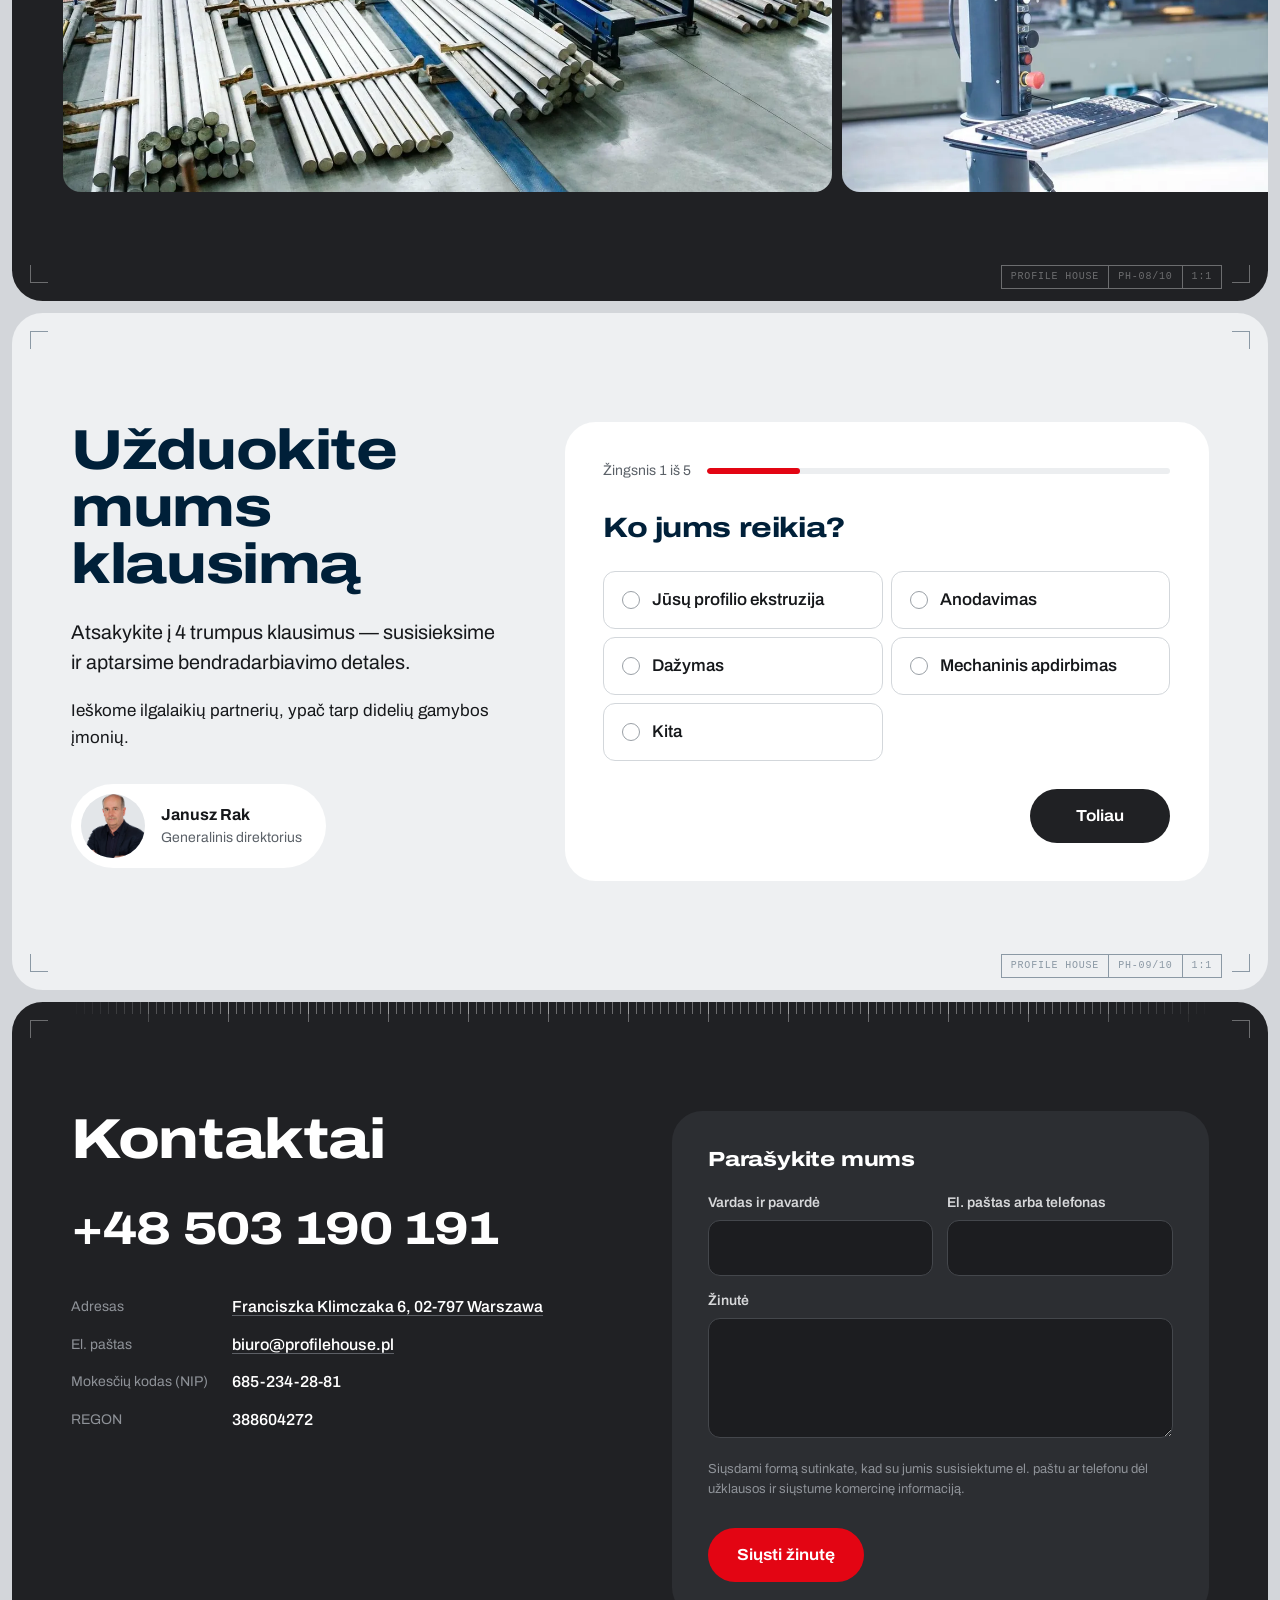
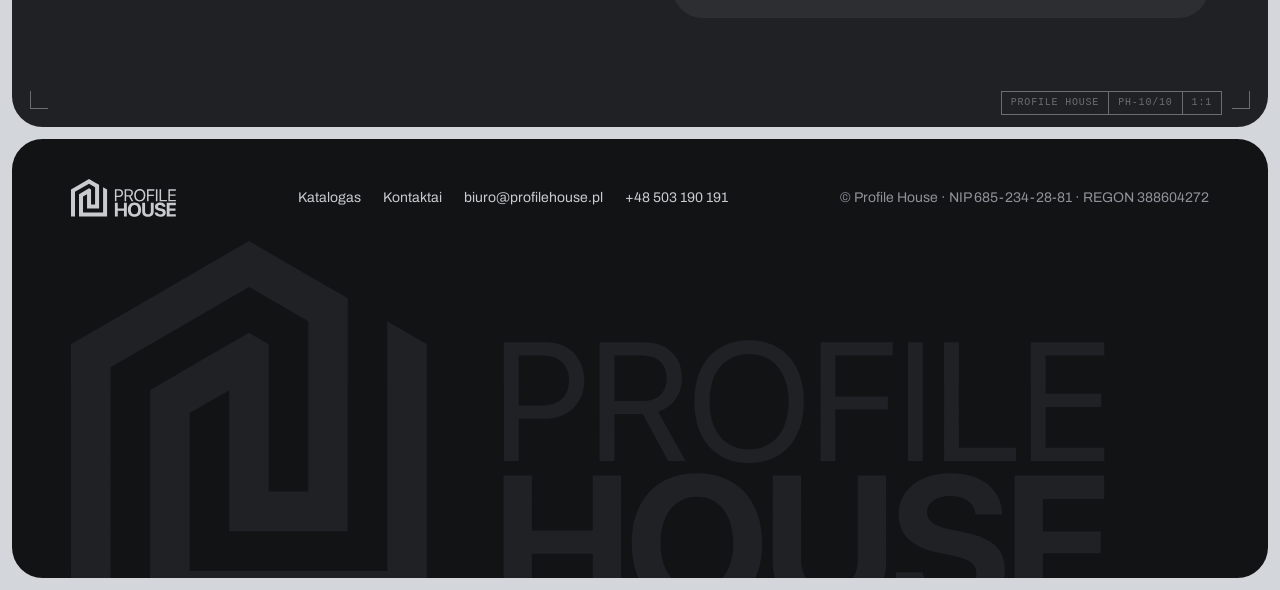
<file: lt/index.html>
<!doctype html>
<html lang="lt">
<head>
<meta charset="utf-8">
<meta name="viewport" content="width=device-width,initial-scale=1">
<title>Profile House — aliuminio profilių gamintojas ir tiekėjas</title>
<meta name="description" content="Gaminame ir tiekiame aliuminio profilius įmonėms Lenkijoje ir visoje Europoje: ekstruzija, anodavimas, CNC apdirbimas, dažymas, montavimas. Pristatymas „Just in Time“ principu.">
<link rel="canonical" href="https://profilehouse.pl/lt/">
<link rel="alternate" hreflang="pl" href="https://profilehouse.pl/">
<link rel="alternate" hreflang="en" href="https://profilehouse.pl/en/">
<link rel="alternate" hreflang="ru" href="https://profilehouse.pl/ru/">
<link rel="alternate" hreflang="lt" href="https://profilehouse.pl/lt/">
<link rel="alternate" hreflang="x-default" href="https://profilehouse.pl/">
<meta property="og:type" content="website">
<meta property="og:locale" content="lt_LT">
<meta property="og:title" content="Profile House — aliuminio profilių gamintojas ir tiekėjas">
<meta property="og:description" content="Gaminame ir tiekiame aliuminio profilius įmonėms Lenkijoje ir visoje Europoje: ekstruzija, anodavimas, CNC apdirbimas, dažymas, montavimas. Pristatymas „Just in Time“ principu.">
<meta property="og:url" content="https://profilehouse.pl/lt/">
<meta property="og:image" content="https://profilehouse.pl/assets/og/og-lt.jpg?v=e3d5c850">
<meta property="og:image:width" content="1200">
<meta property="og:image:height" content="630">
<meta property="og:image:alt" content="Profile House">
<meta property="og:site_name" content="Profile House">
<meta name="twitter:card" content="summary_large_image">
<meta name="theme-color" content="#202124">
<link rel="icon" href="/assets/favicon.png" type="image/png">
<link rel="apple-touch-icon" href="/assets/apple-touch-icon.png">
<link rel="preload" href="/assets/fonts/archivo-latin-wdth-normal.woff2" as="font" type="font/woff2" crossorigin>
<link rel="stylesheet" href="/assets/site.css?v=838a1575">
<script src="/assets/site.js?v=2a8c0dec" defer></script>
</head>
<body>
<a class="skip" href="#main">Pereiti prie turinio</a>
<header class="hdr">
  <div class="wrap">
    <a class="logo" href="/lt/" aria-label="Profile House — pagrindinis puslapis"><svg aria-hidden="true" focusable="false" xmlns="http://www.w3.org/2000/svg" width="243" height="80" viewBox="0 0 243 80" fill="none"> <path d="M92.4609 21.6348V47H95.625V37.9473H101.479C106.242 37.9473 109.635 34.5898 109.635 29.7734C109.635 24.9746 106.277 21.6348 101.514 21.6348H92.4609ZM95.625 24.4473H100.688C104.326 24.4473 106.383 26.416 106.383 29.7734C106.383 33.1484 104.309 35.1348 100.688 35.1348H95.625V24.4473ZM116.077 36.9629H122.142L127.574 47H131.283L125.411 36.4707C128.593 35.4688 130.509 32.7266 130.509 29.1934C130.509 24.623 127.31 21.6348 122.423 21.6348H112.913V47H116.077V36.9629ZM116.077 24.4473H122.001C125.271 24.4473 127.24 26.2578 127.24 29.2988C127.24 32.4102 125.394 34.168 122.142 34.168H116.077V24.4473ZM144.844 21.2129C137.655 21.2129 133.155 26.2754 133.155 34.3262C133.155 42.377 137.655 47.4219 144.844 47.4219C152.034 47.4219 156.534 42.377 156.534 34.3262C156.534 26.2754 152.034 21.2129 144.844 21.2129ZM144.844 24.1309C150.03 24.1309 153.282 28.0684 153.282 34.3262C153.282 40.5664 150.03 44.5039 144.844 44.5039C139.659 44.5039 136.407 40.5664 136.407 34.3262C136.407 28.0684 139.659 24.1309 144.844 24.1309ZM163.275 47V36.0137H174.508V33.2012H163.275V24.4824H175.51V21.6348H160.111V47H163.275ZM181.935 47V21.6348H178.771V47H181.935ZM201.895 44.1523H189.661V21.6348H186.497V47H201.895V44.1523ZM220.731 44.1523H208.18V35.4336H220.08V32.6211H208.18V24.4824H220.731V21.6348H205.016V47H220.731V44.1523ZM117.507 79V50.1118H111.461V61.8433H98.4482V50.1118H92.4023V79H98.4482V66.8281H111.461V79H117.507ZM133.704 49.6113C125.136 49.6113 119.771 55.3569 119.771 64.5659C119.771 73.7549 125.136 79.4805 133.704 79.4805C142.253 79.4805 147.638 73.7549 147.638 64.5659C147.638 55.3569 142.253 49.6113 133.704 49.6113ZM133.704 54.6562C138.429 54.6562 141.452 58.5 141.452 64.5659C141.452 70.6118 138.429 74.4355 133.704 74.4355C128.96 74.4355 125.937 70.6118 125.937 64.5659C125.937 58.5 128.98 54.6562 133.704 54.6562ZM155.948 50.1118H149.902V68.79C149.902 75.1562 154.606 79.4805 162.013 79.4805C169.401 79.4805 174.105 75.1562 174.105 68.79V50.1118H168.059V68.1895C168.059 71.8931 165.877 74.3154 162.013 74.3154C158.13 74.3154 155.948 71.8931 155.948 68.1895V50.1118ZM176.189 70.752C176.369 76.1973 180.954 79.4805 187.84 79.4805C195.067 79.4805 199.492 75.917 199.492 70.2715C199.492 65.8872 196.829 63.4248 190.723 62.2036L187.66 61.583C184.257 60.9023 182.855 59.8013 182.855 58.0195C182.855 55.8975 184.857 54.4961 187.84 54.4961C190.883 54.4961 193.025 55.9775 193.226 58.4399H198.931C198.831 53.1348 194.587 49.6113 187.84 49.6113C181.414 49.6113 176.809 53.1147 176.809 58.3999C176.809 62.7041 179.632 65.4668 185.398 66.6079L188.441 67.2085C192.064 67.9492 193.426 69.0303 193.426 70.9321C193.426 73.0542 191.224 74.6157 188 74.6157C184.717 74.6157 182.275 73.1743 181.894 70.752H176.189ZM220.694 73.9951H207.601V66.708H219.953V62.0635H207.601V55.0967H220.694V50.1118H201.555V79H220.694V73.9951Z" fill="currentColor"></path> <path fill-rule="evenodd" clip-rule="evenodd" d="M8.44483 79V26.9547C18.296 21.2388 28.1489 15.5212 38 9.80348L50.669 17.1548C50.669 29.2819 50.669 41.4074 50.669 53.5345H42.2207C42.2207 43.041 42.2207 32.5474 42.2207 22.0556L37.9982 19.6052C30.9615 23.6893 23.9247 27.7733 16.8879 31.8574C16.8879 47.5704 16.8879 63.287 16.8879 79C36.5902 79 56.2977 79 76 79V22.0556L67.5552 17.1548V70.5133C53.4816 70.5133 39.4046 70.5133 25.331 70.5133C25.331 59.2592 25.331 48.0087 25.331 36.7547L33.7758 31.8556C33.7758 41.9091 33.7758 51.9678 33.7758 62.0213C42.2207 62.0213 50.6673 62.0213 59.1121 62.0213C59.1121 45.4316 59.1121 28.8436 59.1121 12.2504C52.0736 8.1681 45.0385 4.08405 38 0C25.3327 7.35305 12.6673 14.7026 0 22.0556V70.5098L8.44483 79ZM0 78.9982L8.44483 79L0 70.5098V78.9982Z" fill="currentColor"></path> </svg> </a>
    <details class="lang-dd"><summary aria-label="Kalba: Lietuvių">LT<svg viewBox="0 0 12 12" aria-hidden="true"><path d="M2.5 4.5 6 8l3.5-3.5" fill="none" stroke="currentColor" stroke-width="1.6"/></svg></summary><nav aria-label="Kalba"><a href="/" hreflang="pl" lang="pl"><b>PL</b><span>Polski</span></a><a href="/en/" hreflang="en" lang="en"><b>EN</b><span>English</span></a><a href="/ru/" hreflang="ru" lang="ru"><b>RU</b><span>Русский</span></a><a href="/lt/" hreflang="lt" lang="lt" aria-current="true"><b>LT</b><span>Lietuvių</span></a></nav></details>
    <button class="burger" aria-expanded="false" aria-controls="menu" aria-label="Meniu"><span></span><span></span><span></span></button>
    <div class="menu" id="menu">
      <nav class="nav" aria-label="Menu"><a href="/lt/#o-firmie">Apie mus</a><a href="/lt/#uslugi">Paslaugos</a><a href="/lt/#dostawa">Pristatymas</a><a href="/lt/katalog/">Katalogas</a><a href="/lt/#kontakt">Kontaktai</a></nav>
      <div class="hdr-cta">
        <nav class="langs" aria-label="Kalba"><a href="/" hreflang="pl" lang="pl" title="Polski">PL</a><a href="/en/" hreflang="en" lang="en" title="English">EN</a><a href="/ru/" hreflang="ru" lang="ru" title="Русский">RU</a><a href="/lt/" hreflang="lt" lang="lt" title="Lietuvių" aria-current="true">LT</a></nav>
        <a class="hdr-tel" href="tel:+48503190191">+48 503 190 191</a>
        <a class="btn btn-primary" href="/lt/#pytanie">Užduoti klausimą</a>
      </div>
    </div>
  </div>
</header>
<main id="main">
<section class="hero">
  <div class="hero-bg" aria-hidden="true"></div>
  <div class="wrap">
    <div>
      <h1>Gaminame ir tiekiame aliuminio profilius jūsų verslui</h1>
      <p class="lead">Esame gamybos ir prekybos įmonė. Gaminame aliuminio profilius — standartinius ir pagal jūsų brėžinį — ir tiekiame juos klientams Lenkijoje bei visoje Europoje.</p>
      <div class="btns">
        <a class="btn btn-primary" href="#pytanie">Užduoti klausimą</a>
        <a class="btn btn-ghost" href="/lt/katalog/"><span>Atsisiųsti katalogą</span></a>
      </div>
      <div class="hero-facts"><span><b>ISO 9001:2015</b> kokybės vadybos sistema</span><span><b>CE ir RoHS</b> produktų ženklinimas</span><span><b>Lenkija ir ES</b> pristatymas „Just in Time“</span></div>
    </div>
    <div class="spec" aria-hidden="true">
      <img src="/assets/img/hero-profiles.webp" alt="" width="649" height="1324" fetchpriority="high">
      <svg viewBox="0 0 560 600">
        <g><circle class="dot" cx="150" cy="150" r="5"/><path class="ldr" d="M150 150 L250 100 H540"/><text x="392" y="90">Lengvas</text></g>
        <g><circle class="dot" cx="190" cy="300" r="5"/><path class="ldr" d="M190 300 L270 270 H540"/><text x="392" y="260">Patvarus</text></g>
        <g><circle class="dot" cx="150" cy="452" r="5"/><path class="ldr" d="M150 452 L250 430 H540"/><text x="392" y="420">Modernus</text></g>
      </svg>
    </div>
  </div>
</section>

<section class="sec" id="o-firmie"><div class="bp" aria-hidden="true"><i class="bp-c bp-c0"></i><i class="bp-c bp-c1"></i><i class="bp-c bp-c2"></i><i class="bp-c bp-c3"></i><div class="bp-stamp"><span>PROFILE HOUSE</span><span>PH-01/10</span><span>1:1</span></div></div>
  <div class="wrap split wide-a">
    <div class="a h-block">
      <h2>Kas mes esame</h2>
      <p class="values">Stabilumas. Įsipareigojimas. Patikimumas.</p>
      <p class="lead">Profile House jau kelerius metus dirba aliuminio pramonėje. Mūsų profiliai naudojami pagrindiniuose ekonomikos sektoriuose.</p>
      <p>Projektuojame, gaminame ir tiekiame profilius iš šiuolaikinių aliuminio lydinių — standartinius ir pagal kliento brėžinį, kartu su apdaila, apdirbimu ir montavimu. Nuolat stebime rinką ir bendraujame su klientais, todėl greitai reaguojame į jų poreikius ir dalyvaujame daugelyje projektų.</p>
      <p>Nuolat tobulėjame, kad galėtume pasiūlyti klientams paruoštus sprendimus ir augti kartu su jais.</p>
    </div>
    <div class="b">
      <figure class="ceo">
        <blockquote>„Savininkui ar pardavėjui prekės ženklas yra įsipareigojimas klientui. Pirkėjui — gero pasirinkimo ir pasitenkinimo garantija.“<cite><b>Paweł Awdocejko</b><br>CEO, Profile House</cite></blockquote>
        <img src="/assets/img/ceo.webp" alt="Paweł Awdocejko, CEO Profile House" loading="lazy" width="700" height="1663">
      </figure>
    </div>
  </div>
</section>

<section class="sec dark mission"><div class="bp" aria-hidden="true"><i class="bp-c bp-c0"></i><i class="bp-c bp-c1"></i><i class="bp-c bp-c2"></i><i class="bp-c bp-c3"></i><div class="bp-art bp-r"><div class="bp-grid"></div><svg class="bp-draw" viewBox="-70 -60 300 290" fill="none"><circle class="ln" pathLength="1" cx="80" cy="80" r="80"/><circle class="ln" pathLength="1" cx="80" cy="80" r="68"/><path class="cl" pathLength="1" d="M80 -16 V176 M-16 80 H176"/><path class="dim" pathLength="1" d="M23.4 136.6 L136.6 23.4 L170 -10 H206"/><text x="188" y="-16" text-anchor="middle">Ø 50</text><path class="dim" pathLength="1" d="M32 128 L-6 166 H-40"/><text x="-24" y="160" text-anchor="middle">Ø 42</text></svg></div><div class="bp-stamp"><span>PROFILE HOUSE</span><span>PH-02/10</span><span>1:1</span></div></div>
  <div class="wrap">
    <h2 class="kicker-h">Mūsų misija</h2>
    <p class="statement">Jums nereikia samdyti specialistų ir optimizuoti gamybos. Mes tai padarysime už jus.</p>
    <div class="split"><p class="a">Gaminti aukštos kokybės ir estetiškus produktus — didelė atsakomybė. Šiuolaikinės technologijos, kokybiškos žaliavos ir patikimi partneriai leidžia mums tiekti aukštos klasės gaminius.</p><p class="b">Pritaikysime sprendimą jūsų įmonės poreikiams ir suplanuosime gamybą taip, kad išvengtume klaidų ir vėlavimų. Garantuojame, kad užsakymą įvykdysime laiku, o kokybe būsite patenkinti.</p></div>
  </div>
</section>

<section class="sec" id="uslugi" data-die="matrica"><div class="bp" aria-hidden="true"><i class="bp-c bp-c0"></i><i class="bp-c bp-c1"></i><i class="bp-c bp-c2"></i><i class="bp-c bp-c3"></i><div class="bp-stamp"><span>PROFILE HOUSE</span><span>PH-03/10</span><span>1:1</span></div></div>
  <div class="wrap split center">
    <div class="a h-block">
      <h2>Aliuminio ekstruzija</h2>
      <p class="lead">Tiekiame visų rūšių aliuminio profilius, pagamintus ekstruzijos būdu.</p>
      <p>Be neapdorotų profilių, atliekame apdailą, apdirbimą ir gatavų gaminių montavimą. Pasirinkite procesą ir pažiūrėkite, kaip jis vyksta:</p>
      <ul class="svc-list" data-proc-chips><li><button type="button" class="chip" data-step="0" data-desc="Įkaitintas ruošinys slėgiu prastumiamas pro matricą ir įgauna jos formą." aria-pressed="true">Profilių ekstruzija</button></li><li><button type="button" class="chip" data-step="1" data-desc="Elektrocheminė oksido danga apsaugo profilį nuo korozijos ir gali suteikti jam spalvą." aria-pressed="false">Anodavimas</button></li><li><button type="button" class="chip" data-step="2" data-desc="Gręžiame, frezuojame ir pjauname profilius pagal brėžinį." aria-pressed="false">CNC apdirbimas</button></li><li><button type="button" class="chip" data-step="3" data-desc="Raštą, pavyzdžiui, medienos, aukštoje temperatūroje perkeliame nuo popieriaus ant profilio paviršiaus." aria-pressed="false">Sublimacija</button></li><li><button type="button" class="chip" data-step="4" data-desc="Padengiame profilį patvaria jūsų pasirinktos spalvos danga." aria-pressed="false">Dažymas</button></li><li><button type="button" class="chip" data-step="5" data-desc="Velenai prispaudžia dekoratyvinę arba apsauginę plėvelę prie profilio paviršiaus." aria-pressed="false">Laminavimas</button></li><li><button type="button" class="chip" data-step="6" data-desc="Profilius surišame į ryšulius, sutvirtiname juosta ir paruošiame gabenti." aria-pressed="false">Pakavimas</button></li><li><button type="button" class="chip" data-step="7" data-desc="Iš paruoštų profilių surenkame gatavas konstrukcijas." aria-pressed="false">Konstrukcijų montavimas</button></li></ul>
    </div>
    <figure class="b proc" data-proc>
      <svg class="proc-svg" viewBox="0 0 480 300" role="img" aria-labelledby="proc-title">
  <defs>
    <pattern id="pgrid" width="20" height="20" patternUnits="userSpaceOnUse"><path d="M20 0H0V20" fill="none" stroke="#e9ebee" stroke-width="1"/></pattern>
    <pattern id="phatch" width="6" height="6" patternUnits="userSpaceOnUse" patternTransform="rotate(45)"><path d="M0 0V6" stroke="#16181b" stroke-width="1"/></pattern>
    <pattern id="phatch2" width="5" height="5" patternUnits="userSpaceOnUse" patternTransform="rotate(-45)"><path d="M0 0V5" stroke="#16181b" stroke-width="1.6"/></pattern>
    <marker id="parr" viewBox="0 0 10 10" refX="9" refY="5" markerWidth="7" markerHeight="7" orient="auto"><path d="M0 0L10 5L0 10" fill="none" stroke="#16181b" stroke-width="1.5"/></marker>
  </defs>
  <rect width="480" height="300" fill="url(#pgrid)"/>

  <!-- 1 Wytłaczanie -->
  <g class="stage" data-s="0">
    <path class="ln draw" pathLength="1" d="M14 232H466"/>
    <rect class="ln draw" pathLength="1" x="66" y="98" width="134" height="104" rx="2"/>
    <path class="ln draw thin" pathLength="1" d="M66 118H200M66 182H200"/>
    <rect class="ln hatch billet" x="110" y="120" width="88" height="60"/>
    <g class="ram"><rect class="ln wf" x="40" y="124" width="68" height="52"/><path class="ln" d="M6 150H40"/></g>
    <rect class="ln hatch" x="200" y="92" width="16" height="46"/><rect class="ln hatch" x="200" y="162" width="16" height="46"/>
    <g class="extr"><rect class="ln wf" x="216" y="139" width="232" height="22"/><path class="ln thin" d="M216 146H448M216 154H448"/></g>
    <path class="ln thin draw" pathLength="1" d="M290 118H420" marker-end="url(#parr)"/>
    <g class="lbls" text-anchor="middle"><text x="74" y="258">stūmoklis</text><text x="154" y="258">ruošinys</text><text x="208" y="276">matrica</text><text x="330" y="258">profilis</text></g>
  </g>

  <!-- 2 Anodowanie -->
  <g class="stage" data-s="1">
    <path class="ln draw" pathLength="1" d="M50 46H430"/>
    <path class="ln draw" pathLength="1" d="M106 112V252H374V112"/>
    <path class="ln thin wave" d="M117 150q11-6 22 0t22 0t22 0t22 0t22 0t22 0t22 0t22 0t22 0t22 0t22 0"/>
    <path class="ln thick" d="M126 138V236M354 138V236"/>
    <g class="lbls"><text x="121" y="132">+</text><text x="349" y="132">−</text></g>
    <g class="dip"><path class="ln thin" d="M200-140V188M280-140V188"/><rect class="ln wf" x="165" y="188" width="150" height="22"/><path class="ln thin" d="M165 199H315"/></g>
    <g class="bubbles"><circle cx="180" cy="230" r="3"/><circle cx="214" cy="236" r="2.5"/><circle cx="250" cy="228" r="3.5"/><circle cx="286" cy="234" r="2.5"/><circle cx="306" cy="226" r="3"/></g>
    <g class="lbls"><text x="240" y="276" text-anchor="middle">elektrolito vonia</text></g>
  </g>

  <!-- 3 Obróbka CNC -->
  <g class="stage" data-s="2">
    <path class="ln draw" pathLength="1" d="M24 30H456"/>
    <rect class="ln draw" pathLength="1" x="40" y="216" width="400" height="14"/>
    <rect class="ln hatch" x="66" y="176" width="16" height="40"/><rect class="ln hatch" x="398" y="176" width="16" height="40"/>
    <rect class="ln wf" x="60" y="190" width="360" height="26"/>
    <g class="holes"><circle class="ln wf" cx="130" cy="203" r="5"/><circle class="ln wf" cx="200" cy="203" r="5"/><circle class="ln wf" cx="270" cy="203" r="5"/><circle class="ln wf" cx="340" cy="203" r="5"/></g>
    <g class="spindle"><rect class="ln wf" x="-24" y="30" width="48" height="66"/><path class="ln thin" d="M-24 48H24M-24 60H24"/><rect class="ln wf" x="-10" y="96" width="20" height="30"/><path class="ln wf" d="M-4 126V158L0 170L4 158V126Z"/></g>
    <g class="lbls"><text x="240" y="258" text-anchor="middle">gręžimas pagal brėžinį</text></g>
  </g>

  <!-- 4 Sublimacja -->
  <g class="stage" data-s="3">
    <rect class="ln hatch draw" pathLength="1" x="50" y="64" width="380" height="26"/>
    <g class="heat"><path class="ln thin" d="M90 100q6 8 0 16t0 16"/><path class="ln thin" d="M150 100q6 8 0 16t0 16"/><path class="ln thin" d="M210 100q6 8 0 16t0 16"/><path class="ln thin" d="M270 100q6 8 0 16t0 16"/><path class="ln thin" d="M330 100q6 8 0 16t0 16"/><path class="ln thin" d="M390 100q6 8 0 16t0 16"/></g>
    <path class="ln thin dashed" d="M40 146H440"/>
    <rect class="ln wf" x="50" y="152" width="380" height="40"/>
    <g class="grain">
      <path class="ln thin draw2" pathLength="1" d="M50 161C150 156 250 169 430 161"/>
      <path class="ln thin draw2" pathLength="1" d="M50 171C140 177 220 160 270 168S360 176 430 172"/>
      <path class="ln thin draw2" pathLength="1" d="M50 182C160 186 300 177 430 183"/>
      <ellipse class="ln thin draw2" pathLength="1" cx="262" cy="171" rx="16" ry="5"/>
    </g>
    <g class="lbls"><text x="50" y="56">kaitintuvas</text><text x="430" y="140" text-anchor="end">perkėlimo popierius</text><text x="240" y="222" text-anchor="middle">medienos raštas</text></g>
  </g>

  <!-- 5 Malowanie -->
  <g class="stage" data-s="4">
    <path class="ln draw" pathLength="1" d="M30 40H450"/>
    <rect class="ln wf" x="60" y="180" width="360" height="34"/>
    <rect class="coat" x="60" y="180" width="360" height="34" fill="url(#phatch2)"/>
    <rect class="ln" x="60" y="180" width="360" height="34" fill="none"/>
    <g class="gun">
      <path class="ln thin" d="M60 40V66"/>
      <rect class="ln wf" x="40" y="66" width="40" height="40" rx="3"/>
      <path class="ln wf" d="M80 80H112V92H80"/>
      <path class="ln wf" d="M55 106H65L62 126H58Z"/>
      <path class="ln thin dashed" d="M60 126L38 178M60 126L82 178"/>
      <g class="spray"><circle cx="52" cy="146" r="1.4"/><circle cx="66" cy="152" r="1.4"/><circle cx="58" cy="162" r="1.4"/><circle cx="72" cy="168" r="1.4"/><circle cx="46" cy="170" r="1.4"/><circle cx="62" cy="140" r="1.4"/></g>
    </g>
    <g class="lbls"><text x="60" y="242">dažų danga</text></g>
  </g>

  <!-- 6 Laminowanie -->
  <g class="stage" data-s="5">
    <g class="roll"><circle class="ln wf" cx="96" cy="70" r="26"/><circle class="ln" cx="96" cy="70" r="8"/><path class="ln thin" d="M96 44V96M70 70H122"/></g>
    <path class="ln draw" pathLength="1" d="M114 89L228 160"/>
    <rect class="ln wf" x="30" y="165" width="420" height="26"/>
    <path class="ln thin" d="M30 178H450"/>
    <path class="layer" pathLength="1" d="M240 164H450"/>
    <g class="roll"><circle class="ln wf" cx="240" cy="136" r="28"/><path class="ln thin" d="M240 108V164M212 136H268M220 116L260 156M260 116L220 156"/><circle class="ln" cx="240" cy="136" r="5"/></g>
    <g class="roll rev"><circle class="ln wf" cx="240" cy="220" r="28"/><path class="ln thin" d="M240 192V248M212 220H268M220 200L260 240M260 200L220 240"/><circle class="ln" cx="240" cy="220" r="5"/></g>
    <path class="ln thin draw" pathLength="1" d="M300 268H420" marker-end="url(#parr)"/>
    <g class="lbls"><text x="128" y="66">plėvelė</text><text x="276" y="118">prispaudimo velenai</text></g>
  </g>

  <!-- 7 Pakowanie -->
  <g class="stage" data-s="6">
    <rect class="ln draw" pathLength="1" x="100" y="236" width="280" height="12"/>
    <path class="ln draw" pathLength="1" d="M112 248V266H140V248M226 248V266H254V248M340 248V266H368V248"/>
    <g class="bar b1"><rect class="ln wf" x="120" y="212" width="240" height="22"/><path class="ln thin" d="M120 223H360"/></g>
    <g class="bar b2"><rect class="ln wf" x="120" y="188" width="240" height="22"/><path class="ln thin" d="M120 199H360"/></g>
    <g class="bar b3"><rect class="ln wf" x="120" y="164" width="240" height="22"/><path class="ln thin" d="M120 175H360"/></g>
    <g class="bar b4"><rect class="ln wf" x="120" y="140" width="240" height="22"/><path class="ln thin" d="M120 151H360"/></g>
    <rect class="ln strap s1" pathLength="1" x="164" y="136" width="12" height="100"/>
    <rect class="ln strap s2" pathLength="1" x="304" y="136" width="12" height="100"/>
    <g class="tag"><path class="ln thin" d="M240 136V116"/><rect class="ln wf" x="208" y="90" width="64" height="26" rx="3"/><text x="226" y="108" class="tagt">PH</text></g>
  </g>

  <!-- 8 Montaż konstrukcji -->
  <g class="stage" data-s="7">
    <g class="fb ft"><rect class="ln wf" x="140" y="60" width="200" height="20"/></g>
    <g class="fb fbm"><rect class="ln wf" x="140" y="220" width="200" height="20"/></g>
    <g class="fb fl"><rect class="ln wf" x="140" y="60" width="20" height="180"/></g>
    <g class="fb fr"><rect class="ln wf" x="320" y="60" width="20" height="180"/></g>
    <path class="ln thin miter" d="M140 60L160 80M340 60L320 80M140 240L160 220M340 240L320 220"/>
    <rect class="ln thin dashed glass" x="172" y="92" width="136" height="116"/>
    <g class="screws"><circle class="ln wf" cx="150" cy="70" r="3.5"/><circle class="ln wf" cx="330" cy="70" r="3.5"/><circle class="ln wf" cx="150" cy="230" r="3.5"/><circle class="ln wf" cx="330" cy="230" r="3.5"/></g>
    <g class="dims"><path class="ln thin" d="M140 40H340M140 34V46M340 34V46M370 60V240M364 60H376M364 240H376"/><text x="226" y="34">1200</text><text x="378" y="154">900</text></g>
  </g>
</svg>

      <figcaption class="proc-cap">
        <div class="proc-meta"><span data-proc-num data-tpl="Lapas {n} iš {t}">Lapas 1 iš 8</span><span class="proc-bar"><i data-proc-bar></i></span></div>
        <b id="proc-title" data-proc-name>Profilių ekstruzija</b>
        <p data-proc-desc>Įkaitintas ruošinys slėgiu prastumiamas pro matricą ir įgauna jos formą.</p>
      </figcaption>
    </figure>
  </div>
</section>

<section class="sec white"><div class="bp" aria-hidden="true"><i class="bp-c bp-c0"></i><i class="bp-c bp-c1"></i><i class="bp-c bp-c2"></i><i class="bp-c bp-c3"></i><div class="bp-stamp"><span>PROFILE HOUSE</span><span>PH-04/10</span><span>1:1</span></div></div>
  <div class="wrap split center">
    <figure class="a proc net"><svg class="net-svg" viewBox="-207 -105 533 399" role="img" aria-label="Schema: gamintojai tiekia produkciją Profile House, o iš ten ji keliauja klientui">
<defs><pattern id="ngrid" width="20" height="20" patternUnits="userSpaceOnUse"><path d="M20 0H0V20" fill="none" stroke="#e9ebee" stroke-width="1"/></pattern></defs>
<rect x="-207" y="-105" width="533" height="399" fill="url(#ngrid)"/>
<path class="route" d="M77.1 -8.5 L128.2 21.0 L63.2 70.5 L76.2 78.0" fill="none" stroke="#16181b" stroke-width="0.9" stroke-dasharray="4 4"/>
<path class="route" d="M16.5 26.5 L67.5 56.0 L49.4 78.5 L62.4 86.0" fill="none" stroke="#16181b" stroke-width="0.9" stroke-dasharray="4 4"/>
<path class="route" d="M-44.2 61.5 L6.9 91.0 L35.5 86.5 L48.5 94.0" fill="none" stroke="#16181b" stroke-width="0.9" stroke-dasharray="4 4"/>
<path class="route" d="M-104.8 96.5 L-53.7 126.0 L21.7 94.5 L34.6 102.0" fill="none" stroke="#16181b" stroke-width="0.9" stroke-dasharray="4 4"/>
<path class="route" d="M173.2 158.0 L235.6 194.0" fill="none" stroke="#16181b" stroke-width="0.9" stroke-dasharray="4 4"/>
<g class="fac"><polygon points="22.5,-23.0 62.4,0.0 62.4,-16.0 22.5,-39.0" fill="#f2f3f5" stroke="#16181b" stroke-width="1.1" stroke-linejoin="round"/><polygon points="91.8,-17.0 62.4,0.0 62.4,-16.0 91.8,-33.0" fill="#e3e6e9" stroke="#16181b" stroke-width="1.1" stroke-linejoin="round"/><polygon points="52.0,-56.0 65.2,-58.3 35.8,-41.3 22.5,-39.0" fill="#ffffff" stroke="#16181b" stroke-width="1.1" stroke-linejoin="round"/><polygon points="22.5,-39.0 35.8,-31.3 35.8,-41.3" fill="#f2f3f5" stroke="#16181b" stroke-width="1.1" stroke-linejoin="round"/><polygon points="65.2,-48.3 35.8,-31.3 35.8,-41.3 65.2,-58.3" fill="#e3e6e9" stroke="#16181b" stroke-width="1.1" stroke-linejoin="round" class="glass"/><polygon points="65.2,-48.3 78.5,-50.7 49.1,-33.7 35.8,-31.3" fill="#ffffff" stroke="#16181b" stroke-width="1.1" stroke-linejoin="round"/><polygon points="35.8,-31.3 49.1,-23.7 49.1,-33.7" fill="#f2f3f5" stroke="#16181b" stroke-width="1.1" stroke-linejoin="round"/><polygon points="78.5,-40.7 49.1,-23.7 49.1,-33.7 78.5,-50.7" fill="#e3e6e9" stroke="#16181b" stroke-width="1.1" stroke-linejoin="round" class="glass"/><polygon points="78.5,-40.7 91.8,-43.0 62.4,-26.0 49.1,-23.7" fill="#ffffff" stroke="#16181b" stroke-width="1.1" stroke-linejoin="round"/><polygon points="49.1,-23.7 62.4,-16.0 62.4,-26.0" fill="#f2f3f5" stroke="#16181b" stroke-width="1.1" stroke-linejoin="round"/><polygon points="91.8,-33.0 62.4,-16.0 62.4,-26.0 91.8,-43.0" fill="#e3e6e9" stroke="#16181b" stroke-width="1.1" stroke-linejoin="round" class="glass"/><polygon points="26.8,-25.5 32.0,-22.5 32.0,-28.5 26.8,-31.5" fill="#fff" stroke="#16181b" stroke-width="1.1" stroke-linejoin="round" class="win w0"/><polygon points="35.9,-20.2 41.1,-17.2 41.1,-23.2 35.9,-26.2" fill="#fff" stroke="#16181b" stroke-width="1.1" stroke-linejoin="round" class="win w1"/><polygon points="45.0,-15.0 50.2,-12.0 50.2,-18.0 45.0,-21.0" fill="#fff" stroke="#16181b" stroke-width="1.1" stroke-linejoin="round" class="win w2"/><polygon points="54.1,-9.8 59.3,-6.8 59.3,-12.8 54.1,-15.8" fill="#fff" stroke="#16181b" stroke-width="1.1" stroke-linejoin="round" class="win w3"/><polygon points="83.1,-12.0 72.7,-6.0 72.7,-16.0 83.1,-22.0" fill="#fff" stroke="#16181b" stroke-width="1.1" stroke-linejoin="round"/><line x1="83.1" y1="-14.5" x2="72.7" y2="-8.5" stroke="#16181b" stroke-width="0.5"/><line x1="83.1" y1="-17.0" x2="72.7" y2="-11.0" stroke="#16181b" stroke-width="0.5"/><line x1="83.1" y1="-19.5" x2="72.7" y2="-13.5" stroke="#16181b" stroke-width="0.5"/><polygon points="49.4,-46.5 53.7,-44.0 53.7,-70.0 49.4,-72.5" fill="#f2f3f5" stroke="#16181b" stroke-width="1.1" stroke-linejoin="round"/><polygon points="58.0,-46.5 53.7,-44.0 53.7,-70.0 58.0,-72.5" fill="#e3e6e9" stroke="#16181b" stroke-width="1.1" stroke-linejoin="round"/><polygon points="53.7,-75.0 58.0,-72.5 53.7,-70.0 49.4,-72.5" fill="#ffffff" stroke="#16181b" stroke-width="1.1" stroke-linejoin="round"/><g class="smoke s0"><circle cx="53.7" cy="-76.5" r="3" fill="#fff" stroke="#16181b" stroke-width="0.8"/><circle cx="53.7" cy="-76.5" r="3.6" fill="#fff" stroke="#16181b" stroke-width="0.8"/><circle cx="53.7" cy="-76.5" r="4.2" fill="#fff" stroke="#16181b" stroke-width="0.8"/></g></g>
<g class="fac"><polygon points="-38.1,12.0 1.7,35.0 1.7,19.0 -38.1,-4.0" fill="#f2f3f5" stroke="#16181b" stroke-width="1.1" stroke-linejoin="round"/><polygon points="31.2,18.0 1.7,35.0 1.7,19.0 31.2,2.0" fill="#e3e6e9" stroke="#16181b" stroke-width="1.1" stroke-linejoin="round"/><polygon points="-8.7,-21.0 4.6,-23.3 -24.8,-6.3 -38.1,-4.0" fill="#ffffff" stroke="#16181b" stroke-width="1.1" stroke-linejoin="round"/><polygon points="-38.1,-4.0 -24.8,3.7 -24.8,-6.3" fill="#f2f3f5" stroke="#16181b" stroke-width="1.1" stroke-linejoin="round"/><polygon points="4.6,-13.3 -24.8,3.7 -24.8,-6.3 4.6,-23.3" fill="#e3e6e9" stroke="#16181b" stroke-width="1.1" stroke-linejoin="round" class="glass"/><polygon points="4.6,-13.3 17.9,-15.7 -11.5,1.3 -24.8,3.7" fill="#ffffff" stroke="#16181b" stroke-width="1.1" stroke-linejoin="round"/><polygon points="-24.8,3.7 -11.5,11.3 -11.5,1.3" fill="#f2f3f5" stroke="#16181b" stroke-width="1.1" stroke-linejoin="round"/><polygon points="17.9,-5.7 -11.5,11.3 -11.5,1.3 17.9,-15.7" fill="#e3e6e9" stroke="#16181b" stroke-width="1.1" stroke-linejoin="round" class="glass"/><polygon points="17.9,-5.7 31.2,-8.0 1.7,9.0 -11.5,11.3" fill="#ffffff" stroke="#16181b" stroke-width="1.1" stroke-linejoin="round"/><polygon points="-11.5,11.3 1.7,19.0 1.7,9.0" fill="#f2f3f5" stroke="#16181b" stroke-width="1.1" stroke-linejoin="round"/><polygon points="31.2,2.0 1.7,19.0 1.7,9.0 31.2,-8.0" fill="#e3e6e9" stroke="#16181b" stroke-width="1.1" stroke-linejoin="round" class="glass"/><polygon points="-33.8,9.5 -28.6,12.5 -28.6,6.5 -33.8,3.5" fill="#fff" stroke="#16181b" stroke-width="1.1" stroke-linejoin="round" class="win w1"/><polygon points="-24.7,14.8 -19.5,17.8 -19.5,11.8 -24.7,8.8" fill="#fff" stroke="#16181b" stroke-width="1.1" stroke-linejoin="round" class="win w2"/><polygon points="-15.6,20.0 -10.4,23.0 -10.4,17.0 -15.6,14.0" fill="#fff" stroke="#16181b" stroke-width="1.1" stroke-linejoin="round" class="win w3"/><polygon points="-6.5,25.2 -1.3,28.2 -1.3,22.2 -6.5,19.2" fill="#fff" stroke="#16181b" stroke-width="1.1" stroke-linejoin="round" class="win w0"/><polygon points="22.5,23.0 12.1,29.0 12.1,19.0 22.5,13.0" fill="#fff" stroke="#16181b" stroke-width="1.1" stroke-linejoin="round"/><line x1="22.5" y1="20.5" x2="12.1" y2="26.5" stroke="#16181b" stroke-width="0.5"/><line x1="22.5" y1="18.0" x2="12.1" y2="24.0" stroke="#16181b" stroke-width="0.5"/><line x1="22.5" y1="15.5" x2="12.1" y2="21.5" stroke="#16181b" stroke-width="0.5"/><polygon points="-11.3,-11.5 -6.9,-9.0 -6.9,-35.0 -11.3,-37.5" fill="#f2f3f5" stroke="#16181b" stroke-width="1.1" stroke-linejoin="round"/><polygon points="-2.6,-11.5 -6.9,-9.0 -6.9,-35.0 -2.6,-37.5" fill="#e3e6e9" stroke="#16181b" stroke-width="1.1" stroke-linejoin="round"/><polygon points="-6.9,-40.0 -2.6,-37.5 -6.9,-35.0 -11.3,-37.5" fill="#ffffff" stroke="#16181b" stroke-width="1.1" stroke-linejoin="round"/><g class="smoke s1"><circle cx="-6.9" cy="-41.5" r="3" fill="#fff" stroke="#16181b" stroke-width="0.8"/><circle cx="-6.9" cy="-41.5" r="3.6" fill="#fff" stroke="#16181b" stroke-width="0.8"/><circle cx="-6.9" cy="-41.5" r="4.2" fill="#fff" stroke="#16181b" stroke-width="0.8"/></g></g>
<g class="fac"><polygon points="-98.7,47.0 -58.9,70.0 -58.9,54.0 -98.7,31.0" fill="#f2f3f5" stroke="#16181b" stroke-width="1.1" stroke-linejoin="round"/><polygon points="-29.4,53.0 -58.9,70.0 -58.9,54.0 -29.4,37.0" fill="#e3e6e9" stroke="#16181b" stroke-width="1.1" stroke-linejoin="round"/><polygon points="-69.3,14.0 -56.0,11.7 -85.4,28.7 -98.7,31.0" fill="#ffffff" stroke="#16181b" stroke-width="1.1" stroke-linejoin="round"/><polygon points="-98.7,31.0 -85.4,38.7 -85.4,28.7" fill="#f2f3f5" stroke="#16181b" stroke-width="1.1" stroke-linejoin="round"/><polygon points="-56.0,21.7 -85.4,38.7 -85.4,28.7 -56.0,11.7" fill="#e3e6e9" stroke="#16181b" stroke-width="1.1" stroke-linejoin="round" class="glass"/><polygon points="-56.0,21.7 -42.7,19.3 -72.2,36.3 -85.4,38.7" fill="#ffffff" stroke="#16181b" stroke-width="1.1" stroke-linejoin="round"/><polygon points="-85.4,38.7 -72.2,46.3 -72.2,36.3" fill="#f2f3f5" stroke="#16181b" stroke-width="1.1" stroke-linejoin="round"/><polygon points="-42.7,29.3 -72.2,46.3 -72.2,36.3 -42.7,19.3" fill="#e3e6e9" stroke="#16181b" stroke-width="1.1" stroke-linejoin="round" class="glass"/><polygon points="-42.7,29.3 -29.4,27.0 -58.9,44.0 -72.2,46.3" fill="#ffffff" stroke="#16181b" stroke-width="1.1" stroke-linejoin="round"/><polygon points="-72.2,46.3 -58.9,54.0 -58.9,44.0" fill="#f2f3f5" stroke="#16181b" stroke-width="1.1" stroke-linejoin="round"/><polygon points="-29.4,37.0 -58.9,54.0 -58.9,44.0 -29.4,27.0" fill="#e3e6e9" stroke="#16181b" stroke-width="1.1" stroke-linejoin="round" class="glass"/><polygon points="-94.4,44.5 -89.2,47.5 -89.2,41.5 -94.4,38.5" fill="#fff" stroke="#16181b" stroke-width="1.1" stroke-linejoin="round" class="win w2"/><polygon points="-85.3,49.8 -80.1,52.8 -80.1,46.8 -85.3,43.8" fill="#fff" stroke="#16181b" stroke-width="1.1" stroke-linejoin="round" class="win w3"/><polygon points="-76.2,55.0 -71.0,58.0 -71.0,52.0 -76.2,49.0" fill="#fff" stroke="#16181b" stroke-width="1.1" stroke-linejoin="round" class="win w0"/><polygon points="-67.1,60.2 -61.9,63.2 -61.9,57.2 -67.1,54.2" fill="#fff" stroke="#16181b" stroke-width="1.1" stroke-linejoin="round" class="win w1"/><polygon points="-38.1,58.0 -48.5,64.0 -48.5,54.0 -38.1,48.0" fill="#fff" stroke="#16181b" stroke-width="1.1" stroke-linejoin="round"/><line x1="-38.1" y1="55.5" x2="-48.5" y2="61.5" stroke="#16181b" stroke-width="0.5"/><line x1="-38.1" y1="53.0" x2="-48.5" y2="59.0" stroke="#16181b" stroke-width="0.5"/><line x1="-38.1" y1="50.5" x2="-48.5" y2="56.5" stroke="#16181b" stroke-width="0.5"/><polygon points="-71.9,23.5 -67.5,26.0 -67.5,0.0 -71.9,-2.5" fill="#f2f3f5" stroke="#16181b" stroke-width="1.1" stroke-linejoin="round"/><polygon points="-63.2,23.5 -67.5,26.0 -67.5,0.0 -63.2,-2.5" fill="#e3e6e9" stroke="#16181b" stroke-width="1.1" stroke-linejoin="round"/><polygon points="-67.5,-5.0 -63.2,-2.5 -67.5,0.0 -71.9,-2.5" fill="#ffffff" stroke="#16181b" stroke-width="1.1" stroke-linejoin="round"/><g class="smoke s2"><circle cx="-67.5" cy="-6.5" r="3" fill="#fff" stroke="#16181b" stroke-width="0.8"/><circle cx="-67.5" cy="-6.5" r="3.6" fill="#fff" stroke="#16181b" stroke-width="0.8"/><circle cx="-67.5" cy="-6.5" r="4.2" fill="#fff" stroke="#16181b" stroke-width="0.8"/></g></g>
<g class="fac"><polygon points="-159.3,82.0 -119.5,105.0 -119.5,89.0 -159.3,66.0" fill="#f2f3f5" stroke="#16181b" stroke-width="1.1" stroke-linejoin="round"/><polygon points="-90.1,88.0 -119.5,105.0 -119.5,89.0 -90.1,72.0" fill="#e3e6e9" stroke="#16181b" stroke-width="1.1" stroke-linejoin="round"/><polygon points="-129.9,49.0 -116.6,46.7 -146.1,63.7 -159.3,66.0" fill="#ffffff" stroke="#16181b" stroke-width="1.1" stroke-linejoin="round"/><polygon points="-159.3,66.0 -146.1,73.7 -146.1,63.7" fill="#f2f3f5" stroke="#16181b" stroke-width="1.1" stroke-linejoin="round"/><polygon points="-116.6,56.7 -146.1,73.7 -146.1,63.7 -116.6,46.7" fill="#e3e6e9" stroke="#16181b" stroke-width="1.1" stroke-linejoin="round" class="glass"/><polygon points="-116.6,56.7 -103.3,54.3 -132.8,71.3 -146.1,73.7" fill="#ffffff" stroke="#16181b" stroke-width="1.1" stroke-linejoin="round"/><polygon points="-146.1,73.7 -132.8,81.3 -132.8,71.3" fill="#f2f3f5" stroke="#16181b" stroke-width="1.1" stroke-linejoin="round"/><polygon points="-103.3,64.3 -132.8,81.3 -132.8,71.3 -103.3,54.3" fill="#e3e6e9" stroke="#16181b" stroke-width="1.1" stroke-linejoin="round" class="glass"/><polygon points="-103.3,64.3 -90.1,62.0 -119.5,79.0 -132.8,81.3" fill="#ffffff" stroke="#16181b" stroke-width="1.1" stroke-linejoin="round"/><polygon points="-132.8,81.3 -119.5,89.0 -119.5,79.0" fill="#f2f3f5" stroke="#16181b" stroke-width="1.1" stroke-linejoin="round"/><polygon points="-90.1,72.0 -119.5,89.0 -119.5,79.0 -90.1,62.0" fill="#e3e6e9" stroke="#16181b" stroke-width="1.1" stroke-linejoin="round" class="glass"/><polygon points="-155.0,79.5 -149.8,82.5 -149.8,76.5 -155.0,73.5" fill="#fff" stroke="#16181b" stroke-width="1.1" stroke-linejoin="round" class="win w3"/><polygon points="-145.9,84.8 -140.7,87.8 -140.7,81.8 -145.9,78.8" fill="#fff" stroke="#16181b" stroke-width="1.1" stroke-linejoin="round" class="win w0"/><polygon points="-136.8,90.0 -131.6,93.0 -131.6,87.0 -136.8,84.0" fill="#fff" stroke="#16181b" stroke-width="1.1" stroke-linejoin="round" class="win w1"/><polygon points="-127.7,95.2 -122.5,98.2 -122.5,92.2 -127.7,89.2" fill="#fff" stroke="#16181b" stroke-width="1.1" stroke-linejoin="round" class="win w2"/><polygon points="-98.7,93.0 -109.1,99.0 -109.1,89.0 -98.7,83.0" fill="#fff" stroke="#16181b" stroke-width="1.1" stroke-linejoin="round"/><line x1="-98.7" y1="90.5" x2="-109.1" y2="96.5" stroke="#16181b" stroke-width="0.5"/><line x1="-98.7" y1="88.0" x2="-109.1" y2="94.0" stroke="#16181b" stroke-width="0.5"/><line x1="-98.7" y1="85.5" x2="-109.1" y2="91.5" stroke="#16181b" stroke-width="0.5"/><polygon points="-132.5,58.5 -128.2,61.0 -128.2,35.0 -132.5,32.5" fill="#f2f3f5" stroke="#16181b" stroke-width="1.1" stroke-linejoin="round"/><polygon points="-123.8,58.5 -128.2,61.0 -128.2,35.0 -123.8,32.5" fill="#e3e6e9" stroke="#16181b" stroke-width="1.1" stroke-linejoin="round"/><polygon points="-128.2,30.0 -123.8,32.5 -128.2,35.0 -132.5,32.5" fill="#ffffff" stroke="#16181b" stroke-width="1.1" stroke-linejoin="round"/><g class="smoke s3"><circle cx="-128.2" cy="28.5" r="3" fill="#fff" stroke="#16181b" stroke-width="0.8"/><circle cx="-128.2" cy="28.5" r="3.6" fill="#fff" stroke="#16181b" stroke-width="0.8"/><circle cx="-128.2" cy="28.5" r="4.2" fill="#fff" stroke="#16181b" stroke-width="0.8"/></g></g>
<g class="hubg"><polygon points="29.4,113.0 133.4,173.0 133.4,147.0 29.4,87.0" fill="#f2f3f5" stroke="#16181b" stroke-width="1.1" stroke-linejoin="round"/><polygon points="199.2,135.0 133.4,173.0 133.4,147.0 199.2,109.0" fill="#e3e6e9" stroke="#16181b" stroke-width="1.1" stroke-linejoin="round"/><polygon points="95.3,49.0 199.2,109.0 166.3,116.0 62.4,56.0" fill="#e3e6e9" stroke="#16181b" stroke-width="1.1" stroke-linejoin="round"/><polygon points="62.4,56.0 166.3,116.0 133.4,147.0 29.4,87.0" fill="#ffffff" stroke="#16181b" stroke-width="1.1" stroke-linejoin="round"/><polygon points="199.2,109.0 166.3,116.0 133.4,147.0" fill="#e3e6e9" stroke="#16181b" stroke-width="1.1" stroke-linejoin="round"/><line x1="71.0" y1="61.0" x2="38.1" y2="92.0" stroke="#16181b" stroke-width="0.4"/><line x1="79.7" y1="66.0" x2="46.8" y2="97.0" stroke="#16181b" stroke-width="0.4"/><line x1="88.3" y1="71.0" x2="55.4" y2="102.0" stroke="#16181b" stroke-width="0.4"/><line x1="97.0" y1="76.0" x2="64.1" y2="107.0" stroke="#16181b" stroke-width="0.4"/><line x1="105.7" y1="81.0" x2="72.7" y2="112.0" stroke="#16181b" stroke-width="0.4"/><line x1="114.3" y1="86.0" x2="81.4" y2="117.0" stroke="#16181b" stroke-width="0.4"/><line x1="123.0" y1="91.0" x2="90.1" y2="122.0" stroke="#16181b" stroke-width="0.4"/><line x1="131.6" y1="96.0" x2="98.7" y2="127.0" stroke="#16181b" stroke-width="0.4"/><line x1="140.3" y1="101.0" x2="107.4" y2="132.0" stroke="#16181b" stroke-width="0.4"/><line x1="149.0" y1="106.0" x2="116.0" y2="137.0" stroke="#16181b" stroke-width="0.4"/><line x1="157.6" y1="111.0" x2="124.7" y2="142.0" stroke="#16181b" stroke-width="0.4"/><polygon points="71.0,70.6 81.4,76.6 72.7,87.6 62.4,81.6" fill="#fff" stroke="#16181b" stroke-width="1.1" stroke-linejoin="round" class="glass"/><polygon points="97.0,85.6 107.4,91.6 98.7,102.6 88.3,96.6" fill="#fff" stroke="#16181b" stroke-width="1.1" stroke-linejoin="round" class="glass"/><polygon points="123.0,100.6 133.4,106.6 124.7,117.6 114.3,111.6" fill="#fff" stroke="#16181b" stroke-width="1.1" stroke-linejoin="round" class="glass"/><line x1="29.4" y1="94.0" x2="133.4" y2="154.0" stroke="#16181b" stroke-width="0.6"/><line x1="35.9" y1="116.8" x2="35.9" y2="97.8" stroke="#16181b" stroke-width="0.3"/><line x1="42.4" y1="120.5" x2="42.4" y2="101.5" stroke="#16181b" stroke-width="0.3"/><line x1="48.9" y1="124.2" x2="48.9" y2="105.2" stroke="#16181b" stroke-width="0.3"/><line x1="55.4" y1="128.0" x2="55.4" y2="109.0" stroke="#16181b" stroke-width="0.3"/><line x1="61.9" y1="131.8" x2="61.9" y2="112.8" stroke="#16181b" stroke-width="0.3"/><line x1="68.4" y1="135.5" x2="68.4" y2="116.5" stroke="#16181b" stroke-width="0.3"/><line x1="74.9" y1="139.2" x2="74.9" y2="120.2" stroke="#16181b" stroke-width="0.3"/><line x1="81.4" y1="143.0" x2="81.4" y2="124.0" stroke="#16181b" stroke-width="0.3"/><line x1="87.9" y1="146.8" x2="87.9" y2="127.8" stroke="#16181b" stroke-width="0.3"/><line x1="94.4" y1="150.5" x2="94.4" y2="131.5" stroke="#16181b" stroke-width="0.3"/><line x1="100.9" y1="154.2" x2="100.9" y2="135.2" stroke="#16181b" stroke-width="0.3"/><line x1="107.4" y1="158.0" x2="107.4" y2="139.0" stroke="#16181b" stroke-width="0.3"/><line x1="113.9" y1="161.8" x2="113.9" y2="142.8" stroke="#16181b" stroke-width="0.3"/><line x1="120.4" y1="165.5" x2="120.4" y2="146.5" stroke="#16181b" stroke-width="0.3"/><line x1="126.9" y1="169.2" x2="126.9" y2="150.2" stroke="#16181b" stroke-width="0.3"/><polygon points="38.1,118.0 43.3,121.0 43.3,110.0 38.1,107.0" fill="#fff" stroke="#16181b" stroke-width="1.1" stroke-linejoin="round"/><polygon points="192.3,137.0 179.3,144.5 179.3,129.5 192.3,122.0" fill="#fff" stroke="#16181b" stroke-width="1.1" stroke-linejoin="round" class="dock d0"/><line x1="192.3" y1="134.5" x2="179.3" y2="142.0" stroke="#16181b" stroke-width="0.4"/><line x1="192.3" y1="132.0" x2="179.3" y2="139.5" stroke="#16181b" stroke-width="0.4"/><line x1="192.3" y1="129.5" x2="179.3" y2="137.0" stroke="#16181b" stroke-width="0.4"/><line x1="192.3" y1="127.0" x2="179.3" y2="134.5" stroke="#16181b" stroke-width="0.4"/><line x1="192.3" y1="124.5" x2="179.3" y2="132.0" stroke="#16181b" stroke-width="0.4"/><polygon points="173.2,148.0 160.2,155.5 160.2,140.5 173.2,133.0" fill="#fff" stroke="#16181b" stroke-width="1.1" stroke-linejoin="round" class="dock d1"/><line x1="173.2" y1="145.5" x2="160.2" y2="153.0" stroke="#16181b" stroke-width="0.4"/><line x1="173.2" y1="143.0" x2="160.2" y2="150.5" stroke="#16181b" stroke-width="0.4"/><line x1="173.2" y1="140.5" x2="160.2" y2="148.0" stroke="#16181b" stroke-width="0.4"/><line x1="173.2" y1="138.0" x2="160.2" y2="145.5" stroke="#16181b" stroke-width="0.4"/><line x1="173.2" y1="135.5" x2="160.2" y2="143.0" stroke="#16181b" stroke-width="0.4"/><polygon points="154.2,159.0 141.2,166.5 141.2,151.5 154.2,144.0" fill="#fff" stroke="#16181b" stroke-width="1.1" stroke-linejoin="round" class="dock d2"/><line x1="154.2" y1="156.5" x2="141.2" y2="164.0" stroke="#16181b" stroke-width="0.4"/><line x1="154.2" y1="154.0" x2="141.2" y2="161.5" stroke="#16181b" stroke-width="0.4"/><line x1="154.2" y1="151.5" x2="141.2" y2="159.0" stroke="#16181b" stroke-width="0.4"/><line x1="154.2" y1="149.0" x2="141.2" y2="156.5" stroke="#16181b" stroke-width="0.4"/><line x1="154.2" y1="146.5" x2="141.2" y2="154.0" stroke="#16181b" stroke-width="0.4"/><polygon points="195.7,116.0 136.8,150.0 143.8,157.0 202.6,123.0" fill="#ffffff" stroke="#16181b" stroke-width="1.1" stroke-linejoin="round"/><polygon points="136.8,171.0 142.0,174.0 142.0,172.0 136.8,169.0" fill="#f2f3f5" stroke="#16181b" stroke-width="1.1" stroke-linejoin="round"/><polygon points="200.9,140.0 142.0,174.0 142.0,172.0 200.9,138.0" fill="#e3e6e9" stroke="#16181b" stroke-width="1.1" stroke-linejoin="round"/><polygon points="195.7,135.0 200.9,138.0 142.0,172.0 136.8,169.0" fill="#ffffff" stroke="#16181b" stroke-width="1.1" stroke-linejoin="round"/><polygon points="107.4,137.5 126.4,148.5 126.4,144.5 107.4,133.5" fill="#16181b" stroke="#16181b" stroke-width="1.1" stroke-linejoin="round"/></g>
<g class="cli"><polygon points="225.2,200.0 263.3,222.0 263.3,176.0 225.2,154.0" fill="#f2f3f5" stroke="#16181b" stroke-width="1.1" stroke-linejoin="round"/><polygon points="297.9,202.0 263.3,222.0 263.3,176.0 297.9,156.0" fill="#e3e6e9" stroke="#16181b" stroke-width="1.1" stroke-linejoin="round"/><polygon points="259.8,134.0 297.9,156.0 263.3,176.0 225.2,154.0" fill="#ffffff" stroke="#16181b" stroke-width="1.1" stroke-linejoin="round"/><line x1="225.2" y1="192.3" x2="263.3" y2="214.3" stroke="#16181b" stroke-width="0.4"/><line x1="297.9" y1="194.3" x2="263.3" y2="214.3" stroke="#16181b" stroke-width="0.4"/><line x1="225.2" y1="184.7" x2="263.3" y2="206.7" stroke="#16181b" stroke-width="0.4"/><line x1="297.9" y1="186.7" x2="263.3" y2="206.7" stroke="#16181b" stroke-width="0.4"/><line x1="225.2" y1="177.0" x2="263.3" y2="199.0" stroke="#16181b" stroke-width="0.4"/><line x1="297.9" y1="179.0" x2="263.3" y2="199.0" stroke="#16181b" stroke-width="0.4"/><line x1="225.2" y1="169.3" x2="263.3" y2="191.3" stroke="#16181b" stroke-width="0.4"/><line x1="297.9" y1="171.3" x2="263.3" y2="191.3" stroke="#16181b" stroke-width="0.4"/><line x1="225.2" y1="161.7" x2="263.3" y2="183.7" stroke="#16181b" stroke-width="0.4"/><line x1="297.9" y1="163.7" x2="263.3" y2="183.7" stroke="#16181b" stroke-width="0.4"/><line x1="231.5" y1="203.7" x2="231.5" y2="157.7" stroke="#16181b" stroke-width="0.4"/><line x1="292.1" y1="205.3" x2="292.1" y2="159.3" stroke="#16181b" stroke-width="0.4"/><line x1="237.9" y1="207.3" x2="237.9" y2="161.3" stroke="#16181b" stroke-width="0.4"/><line x1="286.4" y1="208.7" x2="286.4" y2="162.7" stroke="#16181b" stroke-width="0.4"/><line x1="244.2" y1="211.0" x2="244.2" y2="165.0" stroke="#16181b" stroke-width="0.4"/><line x1="280.6" y1="212.0" x2="280.6" y2="166.0" stroke="#16181b" stroke-width="0.4"/><line x1="250.6" y1="214.7" x2="250.6" y2="168.7" stroke="#16181b" stroke-width="0.4"/><line x1="274.8" y1="215.3" x2="274.8" y2="169.3" stroke="#16181b" stroke-width="0.4"/><line x1="256.9" y1="218.3" x2="256.9" y2="172.3" stroke="#16181b" stroke-width="0.4"/><line x1="269.0" y1="218.7" x2="269.0" y2="172.7" stroke="#16181b" stroke-width="0.4"/><polygon points="251.1,149.0 263.3,156.0 263.3,151.0 251.1,144.0" fill="#f2f3f5" stroke="#16181b" stroke-width="1.1" stroke-linejoin="round"/><polygon points="273.7,150.0 263.3,156.0 263.3,151.0 273.7,145.0" fill="#e3e6e9" stroke="#16181b" stroke-width="1.1" stroke-linejoin="round"/><polygon points="261.5,138.0 273.7,145.0 263.3,151.0 251.1,144.0" fill="#ffffff" stroke="#16181b" stroke-width="1.1" stroke-linejoin="round"/><polygon points="268.5,219.0 287.5,230.0 287.5,212.0 268.5,201.0" fill="#f2f3f5" stroke="#16181b" stroke-width="1.1" stroke-linejoin="round"/><polygon points="311.8,216.0 287.5,230.0 287.5,212.0 311.8,198.0" fill="#e3e6e9" stroke="#16181b" stroke-width="1.1" stroke-linejoin="round"/><polygon points="292.7,187.0 311.8,198.0 287.5,212.0 268.5,201.0" fill="#ffffff" stroke="#16181b" stroke-width="1.1" stroke-linejoin="round"/><polygon points="306.6,219.0 296.2,225.0 296.2,213.0 306.6,207.0" fill="#fff" stroke="#16181b" stroke-width="1.1" stroke-linejoin="round" class="dock d9"/></g>
<g opacity="0"><polygon points="-6.1,0.0 0.0,3.5 0.0,-2.5 -6.1,-6.0" fill="#f2f3f5" stroke="#16181b" stroke-width="0.9" stroke-linejoin="round"/><polygon points="6.1,0.0 0.0,3.5 0.0,-2.5 6.1,-6.0" fill="#e3e6e9" stroke="#16181b" stroke-width="0.9" stroke-linejoin="round"/><polygon points="0.0,-9.5 6.1,-6.0 0.0,-2.5 -6.1,-6.0" fill="#ffffff" stroke="#16181b" stroke-width="0.9" stroke-linejoin="round"/><animateMotion dur="3.6s" repeatCount="indefinite" begin="0.0s" path="M77.1 -8.5 L128.2 21.0 L63.2 70.5 L76.2 78.0" keyPoints="0;1;1" keyTimes="0;0.9;1" calcMode="linear"/><animate attributeName="opacity" values="0;1;1;0;0" keyTimes="0;0.06;0.8;0.86;1" dur="3.6s" begin="0.0s" repeatCount="indefinite"/></g>
<g opacity="0"><polygon points="-6.1,0.0 0.0,3.5 0.0,-2.5 -6.1,-6.0" fill="#f2f3f5" stroke="#16181b" stroke-width="0.9" stroke-linejoin="round"/><polygon points="6.1,0.0 0.0,3.5 0.0,-2.5 6.1,-6.0" fill="#e3e6e9" stroke="#16181b" stroke-width="0.9" stroke-linejoin="round"/><polygon points="0.0,-9.5 6.1,-6.0 0.0,-2.5 -6.1,-6.0" fill="#ffffff" stroke="#16181b" stroke-width="0.9" stroke-linejoin="round"/><animateMotion dur="3.6s" repeatCount="indefinite" begin="0.9s" path="M16.5 26.5 L67.5 56.0 L49.4 78.5 L62.4 86.0" keyPoints="0;1;1" keyTimes="0;0.9;1" calcMode="linear"/><animate attributeName="opacity" values="0;1;1;0;0" keyTimes="0;0.06;0.8;0.86;1" dur="3.6s" begin="0.9s" repeatCount="indefinite"/></g>
<g opacity="0"><polygon points="-6.1,0.0 0.0,3.5 0.0,-2.5 -6.1,-6.0" fill="#f2f3f5" stroke="#16181b" stroke-width="0.9" stroke-linejoin="round"/><polygon points="6.1,0.0 0.0,3.5 0.0,-2.5 6.1,-6.0" fill="#e3e6e9" stroke="#16181b" stroke-width="0.9" stroke-linejoin="round"/><polygon points="0.0,-9.5 6.1,-6.0 0.0,-2.5 -6.1,-6.0" fill="#ffffff" stroke="#16181b" stroke-width="0.9" stroke-linejoin="round"/><animateMotion dur="3.6s" repeatCount="indefinite" begin="1.8s" path="M-44.2 61.5 L6.9 91.0 L35.5 86.5 L48.5 94.0" keyPoints="0;1;1" keyTimes="0;0.9;1" calcMode="linear"/><animate attributeName="opacity" values="0;1;1;0;0" keyTimes="0;0.06;0.8;0.86;1" dur="3.6s" begin="1.8s" repeatCount="indefinite"/></g>
<g opacity="0"><polygon points="-6.1,0.0 0.0,3.5 0.0,-2.5 -6.1,-6.0" fill="#f2f3f5" stroke="#16181b" stroke-width="0.9" stroke-linejoin="round"/><polygon points="6.1,0.0 0.0,3.5 0.0,-2.5 6.1,-6.0" fill="#e3e6e9" stroke="#16181b" stroke-width="0.9" stroke-linejoin="round"/><polygon points="0.0,-9.5 6.1,-6.0 0.0,-2.5 -6.1,-6.0" fill="#ffffff" stroke="#16181b" stroke-width="0.9" stroke-linejoin="round"/><animateMotion dur="3.6s" repeatCount="indefinite" begin="2.7s" path="M-104.8 96.5 L-53.7 126.0 L21.7 94.5 L34.6 102.0" keyPoints="0;1;1" keyTimes="0;0.9;1" calcMode="linear"/><animate attributeName="opacity" values="0;1;1;0;0" keyTimes="0;0.06;0.8;0.86;1" dur="3.6s" begin="2.7s" repeatCount="indefinite"/></g>
<g opacity="0"><polygon points="-23.4,-10.5 -0.9,2.5 -0.9,-8.5 -23.4,-21.5" fill="#f2f3f5" stroke="#16181b" stroke-width="0.9" stroke-linejoin="round"/><polygon points="7.8,-2.5 -0.9,2.5 -0.9,-8.5 7.8,-13.5" fill="#e3e6e9" stroke="#16181b" stroke-width="0.9" stroke-linejoin="round"/><polygon points="-14.7,-26.5 7.8,-13.5 -0.9,-8.5 -23.4,-21.5" fill="#ffffff" stroke="#16181b" stroke-width="0.9" stroke-linejoin="round"/><polygon points="0.0,3.0 6.9,7.0 6.9,-1.0 0.0,-5.0" fill="#f2f3f5" stroke="#16181b" stroke-width="0.9" stroke-linejoin="round"/><polygon points="15.6,2.0 6.9,7.0 6.9,-1.0 15.6,-6.0" fill="#e3e6e9" stroke="#16181b" stroke-width="0.9" stroke-linejoin="round"/><polygon points="8.7,-10.0 15.6,-6.0 6.9,-1.0 0.0,-5.0" fill="#ffffff" stroke="#16181b" stroke-width="0.9" stroke-linejoin="round"/><ellipse cx="-19.1" cy="-8.0" rx="2.6" ry="2.2" fill="#fff" stroke="#16181b" stroke-width="0.9"/><ellipse cx="-13.0" cy="-4.5" rx="2.6" ry="2.2" fill="#fff" stroke="#16181b" stroke-width="0.9"/><ellipse cx="3.5" cy="5.0" rx="2.6" ry="2.2" fill="#fff" stroke="#16181b" stroke-width="0.9"/><animateMotion dur="3.6s" repeatCount="indefinite" path="M187.1 166.0 L206.1 177.0" keyPoints="0;1;1" keyTimes="0;0.85;1" calcMode="spline" keySplines="0.4 0 0.3 1;0 0 1 1"/><animate attributeName="opacity" values="0;1;1;0;0" keyTimes="0;0.08;0.8;0.88;1" dur="3.6s" repeatCount="indefinite"/></g>
<g class="sync"><line x1="-31.2" y1="260.0" x2="301.8" y2="260.0" stroke="#16181b" stroke-width="0.8"/><line x1="-31.2" y1="255.0" x2="-31.2" y2="265.0" stroke="#16181b" stroke-width="0.8"/><line x1="52.1" y1="255.0" x2="52.1" y2="265.0" stroke="#16181b" stroke-width="0.8"/><line x1="135.3" y1="255.0" x2="135.3" y2="265.0" stroke="#16181b" stroke-width="0.8"/><line x1="218.6" y1="255.0" x2="218.6" y2="265.0" stroke="#16181b" stroke-width="0.8"/><line x1="301.8" y1="255.0" x2="301.8" y2="265.0" stroke="#16181b" stroke-width="0.8"/><rect class="tick" x="-32.2" y="255.0" width="3" height="10" style="--run:333.0px"/><text x="135.3" y="282.0" text-anchor="middle">pristatymai suderinti su gamyba</text></g>
<g class="lbls"><text x="-139.4" y="115.5" text-anchor="middle">gamintojai</text><text x="81.4" y="177.0" text-anchor="middle">Profile House</text><text x="251.1" y="237.0" text-anchor="middle">klientas</text></g>
</svg>
</figure>
    <div class="b h-block">
      <h2>Gamintojų tinklas</h2>
      <p>Gamyba, tiekimas ir platinimas turi būti suderinti, kad pristatymai nenutrūktų. Bendradarbiaujame su patikimų gamintojų tinklu, galinčiu nepertraukiamai gaminti didelius kiekius.</p>
      <p>Taip sumažiname neapibrėžtumą ir nereikalingą sandėliavimą, o pristatymai sinchronizuojami su gamyba.</p>
    </div>
  </div>
</section>

<section class="sec" id="certyfikaty"><div class="bp" aria-hidden="true"><i class="bp-c bp-c0"></i><i class="bp-c bp-c1"></i><i class="bp-c bp-c2"></i><i class="bp-c bp-c3"></i><div class="bp-art bp-tr"><div class="bp-grid"></div><svg class="bp-draw" viewBox="-70 -60 300 290" fill="none"><rect class="ln" pathLength="1" x="0" y="30" width="160" height="100" rx="8"/><rect class="ln" pathLength="1" x="10" y="40" width="140" height="80" rx="3"/><path class="cl" pathLength="1" d="M80 12 V148 M-18 80 H178"/><path class="dim" pathLength="1" d="M0 26 V-8 M160 26 V-8"/><path class="dim" pathLength="1" d="M0 -2 H160 M0 -9 V5 M160 -9 V5"/><text x="80.0" y="-12" text-anchor="middle">80</text><path class="dim" pathLength="1" d="M-4 30 H-26 M-4 130 H-26"/><path class="dim" pathLength="1" d="M-32 30 V130 M-39 30 H-25 M-39 130 H-25"/><text x="-42" y="80.0" text-anchor="middle" transform="rotate(-90 -42 80.0)">50</text><path class="dim" pathLength="1" d="M150 120 L178 150 H206"/><text x="192" y="144" text-anchor="middle">2</text></svg></div><div class="bp-stamp"><span>PROFILE HOUSE</span><span>PH-05/10</span><span>1:1</span></div></div>
  <div class="wrap">
    <div class="h-block"><h2>Sertifikatai</h2><p class="lead">Sertifikatai patvirtina, kad mūsų produktai ir paslaugos atitinka aukštus kokybės standartus.</p></div>
    <div class="certs"><div class="cert"><img src="/assets/img/iso.webp" alt="" loading="lazy"><b>ISO 9001:2015</b><p>Įdiegta tarptautinį standartą atitinkanti kokybės vadybos sistema.</p></div><div class="cert"><img src="/assets/img/ce.webp" alt="" loading="lazy"><b>CE ženklinimas</b><p>Produktai atitinka ES saugos, sveikatos ir aplinkos apsaugos reikalavimus.</p></div><div class="cert"><img src="/assets/img/rohs.webp" alt="" loading="lazy"><b>RoHS</b><p>Atitiktis ES direktyvai, ribojančiai pavojingų medžiagų naudojimą elektros ir elektroninėje įrangoje.</p></div></div>
  </div>
</section>

<section class="sec dark" id="dostawa"><div class="bp" aria-hidden="true"><i class="bp-c bp-c0"></i><i class="bp-c bp-c1"></i><i class="bp-c bp-c2"></i><i class="bp-c bp-c3"></i><div class="bp-stamp"><span>PROFILE HOUSE</span><span>PH-06/10</span><span>1:1</span></div></div>
  <div class="wrap split center">
    <div class="a h-block">
      <h2>Logistika „Just in Time“ principu</h2>
      <p class="lead">Gaunate tiksliai tiek žaliavų, kiek tuo metu reikia jūsų gamybai.</p>
      <p>Pristatymai dažnesni, bet mažesni. Jums reikia mažiau sandėlio ploto, greičiau reaguojate į paklausos pokyčius ir neįšaldote lėšų nepanaudotose žaliavose. To pasiekėme visiškai sinchronizavę gamybą ir glaudžiai bendradarbiaudami su tiekėjais.</p>
      <p class="muted" style="margin-top:28px">Kaip to pasiekėme:</p>
      <ul class="jit-points"><li><svg viewBox="0 0 24 24" aria-hidden="true"><path d="M4 12.5l5 5L20 6.5" fill="none" stroke="currentColor" stroke-width="2.4"/></svg><span>Taikome grupinio apdorojimo technologijas</span></li><li><svg viewBox="0 0 24 24" aria-hidden="true"><path d="M4 12.5l5 5L20 6.5" fill="none" stroke="currentColor" stroke-width="2.4"/></svg><span>Sutrumpinome eiles ir apdorojimo laiką</span></li><li><svg viewBox="0 0 24 24" aria-hidden="true"><path d="M4 12.5l5 5L20 6.5" fill="none" stroke="currentColor" stroke-width="2.4"/></svg><span>Pašalinome galimas defektų priežastis</span></li><li><svg viewBox="0 0 24 24" aria-hidden="true"><path d="M4 12.5l5 5L20 6.5" fill="none" stroke="currentColor" stroke-width="2.4"/></svg><span>Reguliariai prižiūrime įrangą</span></li></ul>
    </div>
    <figure class="b jit"><svg class="jit-svg" viewBox="-187 -60 452 369" role="img" aria-label="Animacija: Profile House sunkvežimis atveža nedidelę profilių partiją būtent tada, kai kliento atsargos sumažėja iki minimumo">
<defs><pattern id="jgrid" width="20" height="20" patternUnits="userSpaceOnUse"><path d="M20 0H0V20" fill="none" stroke="#2a2c30" stroke-width="1"/></pattern></defs>
<rect x="-187" y="-60" width="452" height="369" fill="url(#jgrid)"/>
<line x1="-105.7" y1="-9.0" x2="171.5" y2="151.0" stroke="#8e9298" stroke-width="0.6"/>
<line x1="-126.4" y1="3.0" x2="150.7" y2="163.0" stroke="#8e9298" stroke-width="0.6"/>
<path class="lane" d="M-116.0 -3.0 L161.1 157.0" stroke="#8e9298" stroke-width="0.8" stroke-dasharray="8 8" fill="none"/>
<polygon points="34.6,50.0 69.3,70.0 50.2,81.0 15.6,61.0" fill="none" stroke="#e6e8eb" stroke-width="0.6" stroke-linejoin="round"/>
<g><polygon points="8.7,35.0 121.2,100.0 121.2,66.0 8.7,1.0" fill="#2a2c30" stroke="#e6e8eb" stroke-width="1.1" stroke-linejoin="round"/><polygon points="181.9,65.0 121.2,100.0 121.2,66.0 181.9,31.0" fill="#202226" stroke="#e6e8eb" stroke-width="1.1" stroke-linejoin="round"/><polygon points="69.3,-34.0 91.8,-30.0 31.2,5.0 8.7,1.0" fill="#33363b" stroke="#e6e8eb" stroke-width="1.1" stroke-linejoin="round"/><polygon points="8.7,1.0 31.2,14.0 31.2,5.0" fill="#2a2c30" stroke="#e6e8eb" stroke-width="1.1" stroke-linejoin="round"/><polygon points="91.8,-21.0 31.2,14.0 31.2,5.0 91.8,-30.0" fill="#202226" stroke="#e6e8eb" stroke-width="1.1" stroke-linejoin="round"/><line x1="86.6" y1="-22.5" x2="36.4" y2="6.5" stroke="#8e9298" stroke-width="0.4"/><polygon points="91.8,-21.0 114.3,-17.0 53.7,18.0 31.2,14.0" fill="#33363b" stroke="#e6e8eb" stroke-width="1.1" stroke-linejoin="round"/><polygon points="31.2,14.0 53.7,27.0 53.7,18.0" fill="#2a2c30" stroke="#e6e8eb" stroke-width="1.1" stroke-linejoin="round"/><polygon points="114.3,-8.0 53.7,27.0 53.7,18.0 114.3,-17.0" fill="#202226" stroke="#e6e8eb" stroke-width="1.1" stroke-linejoin="round"/><line x1="109.1" y1="-9.5" x2="58.9" y2="19.5" stroke="#8e9298" stroke-width="0.4"/><polygon points="114.3,-8.0 136.8,-4.0 76.2,31.0 53.7,27.0" fill="#33363b" stroke="#e6e8eb" stroke-width="1.1" stroke-linejoin="round"/><polygon points="53.7,27.0 76.2,40.0 76.2,31.0" fill="#2a2c30" stroke="#e6e8eb" stroke-width="1.1" stroke-linejoin="round"/><polygon points="136.8,5.0 76.2,40.0 76.2,31.0 136.8,-4.0" fill="#202226" stroke="#e6e8eb" stroke-width="1.1" stroke-linejoin="round"/><line x1="131.6" y1="3.5" x2="81.4" y2="32.5" stroke="#8e9298" stroke-width="0.4"/><polygon points="136.8,5.0 159.3,9.0 98.7,44.0 76.2,40.0" fill="#33363b" stroke="#e6e8eb" stroke-width="1.1" stroke-linejoin="round"/><polygon points="76.2,40.0 98.7,53.0 98.7,44.0" fill="#2a2c30" stroke="#e6e8eb" stroke-width="1.1" stroke-linejoin="round"/><polygon points="159.3,18.0 98.7,53.0 98.7,44.0 159.3,9.0" fill="#202226" stroke="#e6e8eb" stroke-width="1.1" stroke-linejoin="round"/><line x1="154.2" y1="16.5" x2="103.9" y2="45.5" stroke="#8e9298" stroke-width="0.4"/><polygon points="159.3,18.0 181.9,22.0 121.2,57.0 98.7,53.0" fill="#33363b" stroke="#e6e8eb" stroke-width="1.1" stroke-linejoin="round"/><polygon points="98.7,53.0 121.2,66.0 121.2,57.0" fill="#2a2c30" stroke="#e6e8eb" stroke-width="1.1" stroke-linejoin="round"/><polygon points="181.9,31.0 121.2,66.0 121.2,57.0 181.9,22.0" fill="#202226" stroke="#e6e8eb" stroke-width="1.1" stroke-linejoin="round"/><line x1="176.7" y1="29.5" x2="126.4" y2="58.5" stroke="#8e9298" stroke-width="0.4"/><line x1="17.3" y1="40.0" x2="17.3" y2="16.0" stroke="#8e9298" stroke-width="0.3"/><line x1="26.0" y1="45.0" x2="26.0" y2="21.0" stroke="#8e9298" stroke-width="0.3"/><line x1="34.6" y1="50.0" x2="34.6" y2="26.0" stroke="#8e9298" stroke-width="0.3"/><line x1="43.3" y1="55.0" x2="43.3" y2="31.0" stroke="#8e9298" stroke-width="0.3"/><line x1="52.0" y1="60.0" x2="52.0" y2="36.0" stroke="#8e9298" stroke-width="0.3"/><line x1="60.6" y1="65.0" x2="60.6" y2="41.0" stroke="#8e9298" stroke-width="0.3"/><line x1="69.3" y1="70.0" x2="69.3" y2="46.0" stroke="#8e9298" stroke-width="0.3"/><line x1="77.9" y1="75.0" x2="77.9" y2="51.0" stroke="#8e9298" stroke-width="0.3"/><line x1="86.6" y1="80.0" x2="86.6" y2="56.0" stroke="#8e9298" stroke-width="0.3"/><line x1="95.3" y1="85.0" x2="95.3" y2="61.0" stroke="#8e9298" stroke-width="0.3"/><line x1="103.9" y1="90.0" x2="103.9" y2="66.0" stroke="#8e9298" stroke-width="0.3"/><line x1="112.6" y1="95.0" x2="112.6" y2="71.0" stroke="#8e9298" stroke-width="0.3"/><line x1="8.7" y1="11.0" x2="121.2" y2="76.0" stroke="#e6e8eb" stroke-width="0.6"/><polygon points="15.6,13.0 26.0,19.0 26.0,14.0 15.6,8.0" fill="#3b3e44" stroke="#e6e8eb" stroke-width="0.6" stroke-linejoin="round" class="hwin"/><polygon points="32.9,23.0 43.3,29.0 43.3,24.0 32.9,18.0" fill="#3b3e44" stroke="#e6e8eb" stroke-width="0.6" stroke-linejoin="round" class="hwin"/><polygon points="50.2,33.0 60.6,39.0 60.6,34.0 50.2,28.0" fill="#3b3e44" stroke="#e6e8eb" stroke-width="0.6" stroke-linejoin="round" class="hwin"/><polygon points="67.5,43.0 77.9,49.0 77.9,44.0 67.5,38.0" fill="#3b3e44" stroke="#e6e8eb" stroke-width="0.6" stroke-linejoin="round" class="hwin"/><polygon points="84.9,53.0 95.3,59.0 95.3,54.0 84.9,48.0" fill="#3b3e44" stroke="#e6e8eb" stroke-width="0.6" stroke-linejoin="round" class="hwin"/><polygon points="102.2,63.0 112.6,69.0 112.6,64.0 102.2,58.0" fill="#3b3e44" stroke="#e6e8eb" stroke-width="0.6" stroke-linejoin="round" class="hwin"/><polygon points="39.8,53.0 64.1,67.0 64.1,47.0 39.8,33.0" fill="#1a1b1e" stroke="#e6e8eb" stroke-width="1.1" stroke-linejoin="round" class="dock"/><line x1="39.8" y1="50.5" x2="64.1" y2="64.5" stroke="#8e9298" stroke-width="0.35"/><line x1="39.8" y1="48.0" x2="64.1" y2="62.0" stroke="#8e9298" stroke-width="0.35"/><line x1="39.8" y1="45.5" x2="64.1" y2="59.5" stroke="#8e9298" stroke-width="0.35"/><line x1="39.8" y1="43.0" x2="64.1" y2="57.0" stroke="#8e9298" stroke-width="0.35"/><line x1="39.8" y1="40.5" x2="64.1" y2="54.5" stroke="#8e9298" stroke-width="0.35"/><line x1="39.8" y1="38.0" x2="64.1" y2="52.0" stroke="#8e9298" stroke-width="0.35"/><line x1="39.8" y1="35.5" x2="64.1" y2="49.5" stroke="#8e9298" stroke-width="0.35"/><polygon points="36.4,28.0 67.5,46.0 60.6,52.0 29.4,34.0" fill="#33363b" stroke="#e6e8eb" stroke-width="1.1" stroke-linejoin="round"/></g>
<g><polygon points="60.6,83.0 90.1,100.0 90.1,98.0 60.6,81.0" fill="#2a2c30" stroke="#e6e8eb" stroke-width="1.1" stroke-linejoin="round"/><polygon points="102.2,93.0 90.1,100.0 90.1,98.0 102.2,91.0" fill="#202226" stroke="#e6e8eb" stroke-width="1.1" stroke-linejoin="round"/><polygon points="72.7,74.0 102.2,91.0 90.1,98.0 60.6,81.0" fill="#33363b" stroke="#e6e8eb" stroke-width="1.1" stroke-linejoin="round"/><g class="stk k1"><polygon points="64.1,81.0 90.1,96.0 90.1,91.6 64.1,76.6" fill="#2a2c30" stroke="#e6e8eb" stroke-width="1.1" stroke-linejoin="round"/><polygon points="98.7,91.0 90.1,96.0 90.1,91.6 98.7,86.6" fill="#202226" stroke="#e6e8eb" stroke-width="1.1" stroke-linejoin="round"/><polygon points="72.7,71.6 98.7,86.6 90.1,91.6 64.1,76.6" fill="#33363b" stroke="#e6e8eb" stroke-width="1.1" stroke-linejoin="round"/></g><g class="stk k2"><polygon points="64.1,76.0 90.1,91.0 90.1,86.6 64.1,71.6" fill="#2a2c30" stroke="#e6e8eb" stroke-width="1.1" stroke-linejoin="round"/><polygon points="98.7,86.0 90.1,91.0 90.1,86.6 98.7,81.6" fill="#202226" stroke="#e6e8eb" stroke-width="1.1" stroke-linejoin="round"/><polygon points="72.7,66.6 98.7,81.6 90.1,86.6 64.1,71.6" fill="#33363b" stroke="#e6e8eb" stroke-width="1.1" stroke-linejoin="round"/></g><g class="stk k3"><polygon points="64.1,71.0 90.1,86.0 90.1,81.6 64.1,66.6" fill="#2a2c30" stroke="#e6e8eb" stroke-width="1.1" stroke-linejoin="round"/><polygon points="98.7,81.0 90.1,86.0 90.1,81.6 98.7,76.6" fill="#202226" stroke="#e6e8eb" stroke-width="1.1" stroke-linejoin="round"/><polygon points="72.7,61.6 98.7,76.6 90.1,81.6 64.1,66.6" fill="#33363b" stroke="#e6e8eb" stroke-width="1.1" stroke-linejoin="round"/></g><g class="stk k4"><polygon points="64.1,66.0 90.1,81.0 90.1,76.6 64.1,61.6" fill="#2a2c30" stroke="#e6e8eb" stroke-width="1.1" stroke-linejoin="round"/><polygon points="98.7,76.0 90.1,81.0 90.1,76.6 98.7,71.6" fill="#202226" stroke="#e6e8eb" stroke-width="1.1" stroke-linejoin="round"/><polygon points="72.7,56.6 98.7,71.6 90.1,76.6 64.1,61.6" fill="#33363b" stroke="#e6e8eb" stroke-width="1.1" stroke-linejoin="round"/></g><line x1="60.6" y1="83.0" x2="60.6" y2="57.0" stroke="#e6e8eb" stroke-width="0.8"/><line x1="90.1" y1="100.0" x2="90.1" y2="74.0" stroke="#e6e8eb" stroke-width="0.8"/><line x1="60.6" y1="57.0" x2="90.1" y2="74.0" stroke="#e6e8eb" stroke-width="0.8"/><line x1="58.0" y1="74.5" x2="92.7" y2="94.5" stroke="#ff3b3b" stroke-width="1.1" stroke-dasharray="3 3"/></g>
<g><polygon points="150.7,75.0 211.3,110.0 211.3,107.0 150.7,72.0" fill="#2a2c30" stroke="#e6e8eb" stroke-width="1.1" stroke-linejoin="round"/><polygon points="221.7,104.0 211.3,110.0 211.3,107.0 221.7,101.0" fill="#202226" stroke="#e6e8eb" stroke-width="1.1" stroke-linejoin="round"/><polygon points="161.1,66.0 221.7,101.0 211.3,107.0 150.7,72.0" fill="#33363b" stroke="#e6e8eb" stroke-width="1.1" stroke-linejoin="round"/><line x1="164.5" y1="68.0" x2="154.2" y2="74.0" stroke="#8e9298" stroke-width="0.35"/><line x1="171.9" y1="72.2" x2="161.5" y2="78.2" stroke="#8e9298" stroke-width="0.35"/><line x1="179.3" y1="76.5" x2="168.9" y2="82.5" stroke="#8e9298" stroke-width="0.35"/><line x1="186.6" y1="80.8" x2="176.2" y2="86.8" stroke="#8e9298" stroke-width="0.35"/><line x1="194.0" y1="85.0" x2="183.6" y2="91.0" stroke="#8e9298" stroke-width="0.35"/><line x1="201.4" y1="89.2" x2="191.0" y2="95.2" stroke="#8e9298" stroke-width="0.35"/><line x1="208.7" y1="93.5" x2="198.3" y2="99.5" stroke="#8e9298" stroke-width="0.35"/><line x1="216.1" y1="97.8" x2="205.7" y2="103.8" stroke="#8e9298" stroke-width="0.35"/><line x1="159.3" y1="88.0" x2="159.3" y2="80.0" stroke="#e6e8eb" stroke-width="0.8"/><line x1="202.6" y1="113.0" x2="202.6" y2="105.0" stroke="#e6e8eb" stroke-width="0.8"/><polygon points="204.4,122.0 230.4,137.0 230.4,107.0 204.4,92.0" fill="#2a2c30" stroke="#e6e8eb" stroke-width="1.1" stroke-linejoin="round"/><polygon points="254.6,123.0 230.4,137.0 230.4,107.0 254.6,93.0" fill="#202226" stroke="#e6e8eb" stroke-width="1.1" stroke-linejoin="round"/><polygon points="228.6,78.0 254.6,93.0 230.4,107.0 204.4,92.0" fill="#33363b" stroke="#e6e8eb" stroke-width="1.1" stroke-linejoin="round"/><polygon points="249.4,114.0 235.6,122.0 235.6,110.0 249.4,102.0" fill="#1a1b1e" stroke="#e6e8eb" stroke-width="1" stroke-linejoin="round" class="scr"/><polygon points="223.4,89.0 230.4,93.0 230.4,87.0 223.4,83.0" fill="#2a2c30" stroke="#e6e8eb" stroke-width="1.1" stroke-linejoin="round"/><polygon points="237.3,89.0 230.4,93.0 230.4,87.0 237.3,83.0" fill="#202226" stroke="#e6e8eb" stroke-width="1.1" stroke-linejoin="round"/><polygon points="230.4,79.0 237.3,83.0 230.4,87.0 223.4,83.0" fill="#33363b" stroke="#e6e8eb" stroke-width="1.1" stroke-linejoin="round"/></g>
<g opacity="0"><polygon points="-5.2,-5.0 8.7,3.0 5.2,5.0 -8.7,-3.0" fill="#c9ccd0" stroke="#e6e8eb" stroke-width="0.8" stroke-linejoin="round"/><polygon points="-8.7,-3.0 5.2,5.0 5.2,3.0 -8.7,-5.0" fill="#2a2c30" stroke="#e6e8eb" stroke-width="0.8" stroke-linejoin="round"/><animateMotion dur="3.00s" begin="0.00s" repeatCount="indefinite" path="M157.6 70.0 L216.5 104.0"/><set attributeName="opacity" to="1" begin="0.00s"/></g>
<g opacity="0"><polygon points="-5.2,-5.0 8.7,3.0 5.2,5.0 -8.7,-3.0" fill="#c9ccd0" stroke="#e6e8eb" stroke-width="0.8" stroke-linejoin="round"/><polygon points="-8.7,-3.0 5.2,5.0 5.2,3.0 -8.7,-5.0" fill="#2a2c30" stroke="#e6e8eb" stroke-width="0.8" stroke-linejoin="round"/><animateMotion dur="3.00s" begin="1.00s" repeatCount="indefinite" path="M157.6 70.0 L216.5 104.0"/><set attributeName="opacity" to="1" begin="1.00s"/></g>
<g opacity="0"><polygon points="-5.2,-5.0 8.7,3.0 5.2,5.0 -8.7,-3.0" fill="#c9ccd0" stroke="#e6e8eb" stroke-width="0.8" stroke-linejoin="round"/><polygon points="-8.7,-3.0 5.2,5.0 5.2,3.0 -8.7,-5.0" fill="#2a2c30" stroke="#e6e8eb" stroke-width="0.8" stroke-linejoin="round"/><animateMotion dur="3.00s" begin="2.00s" repeatCount="indefinite" path="M157.6 70.0 L216.5 104.0"/><set attributeName="opacity" to="1" begin="2.00s"/></g>
<g opacity="0"><polygon points="-59.8,-29.5 -9.5,-0.5 -9.5,-22.5 -59.8,-51.5" fill="#2a2c30" stroke="#e6e8eb" stroke-width="1.1" stroke-linejoin="round"/><polygon points="6.1,-9.5 -9.5,-0.5 -9.5,-22.5 6.1,-31.5" fill="#202226" stroke="#e6e8eb" stroke-width="1.1" stroke-linejoin="round"/><polygon points="-44.2,-60.5 6.1,-31.5 -9.5,-22.5 -59.8,-51.5" fill="#33363b" stroke="#e6e8eb" stroke-width="1.1" stroke-linejoin="round"/><polyline points="-45.9,-26.5 -45.9,-36.5 -39.0,-37.0 -32.0,-28.5 -32.0,-18.5" fill="none" stroke="#e6e8eb" stroke-width="1.4" stroke-linejoin="round"/><polyline points="-42.4,-24.5 -42.4,-32.5 -35.5,-28.5 -35.5,-23.5" fill="none" stroke="#e6e8eb" stroke-width="1.4"/><line x1="-54.2" y1="-27.3" x2="-54.2" y2="-29.3" stroke="#8e9298" stroke-width="0.3"/><line x1="-48.7" y1="-24.1" x2="-48.7" y2="-26.1" stroke="#8e9298" stroke-width="0.3"/><line x1="-43.1" y1="-20.9" x2="-43.1" y2="-22.9" stroke="#8e9298" stroke-width="0.3"/><line x1="-37.6" y1="-17.7" x2="-37.6" y2="-19.7" stroke="#8e9298" stroke-width="0.3"/><line x1="-32.0" y1="-14.5" x2="-32.0" y2="-16.5" stroke="#8e9298" stroke-width="0.3"/><line x1="-26.5" y1="-11.3" x2="-26.5" y2="-13.3" stroke="#8e9298" stroke-width="0.3"/><line x1="-21.0" y1="-8.1" x2="-21.0" y2="-10.1" stroke="#8e9298" stroke-width="0.3"/><line x1="-15.4" y1="-4.9" x2="-15.4" y2="-6.9" stroke="#8e9298" stroke-width="0.3"/><line x1="-26.8" y1="-19.5" x2="-13.0" y2="-11.5" stroke="#8e9298" stroke-width="0.6"/><polygon points="-5.2,1.0 8.7,9.0 8.7,0.0 -5.2,-8.0" fill="#2a2c30" stroke="#e6e8eb" stroke-width="1.1" stroke-linejoin="round"/><polygon points="22.5,1.0 8.7,9.0 8.7,0.0 22.5,-8.0" fill="#202226" stroke="#e6e8eb" stroke-width="1.1" stroke-linejoin="round"/><polygon points="8.7,-16.0 22.5,-8.0 8.7,0.0 -5.2,-8.0" fill="#33363b" stroke="#e6e8eb" stroke-width="1.1" stroke-linejoin="round"/><polygon points="-3.5,-7.0 7.8,-0.5 7.8,-12.5 -3.5,-19.0" fill="#2a2c30" stroke="#e6e8eb" stroke-width="1.1" stroke-linejoin="round"/><polygon points="21.7,-8.5 7.8,-0.5 7.8,-12.5 21.7,-20.5" fill="#202226" stroke="#e6e8eb" stroke-width="1.1" stroke-linejoin="round"/><polygon points="10.4,-27.0 21.7,-20.5 7.8,-12.5 -3.5,-19.0" fill="#33363b" stroke="#e6e8eb" stroke-width="1.1" stroke-linejoin="round"/><polygon points="19.9,-10.5 9.5,-4.5 9.5,-11.5 19.9,-17.5" fill="#1a1b1e" stroke="#e6e8eb" stroke-width="0.9" stroke-linejoin="round"/><polygon points="-1.7,-9.0 4.3,-5.5 4.3,-11.5 -1.7,-15.0" fill="#1a1b1e" stroke="#e6e8eb" stroke-width="0.8" stroke-linejoin="round"/><polygon points="-3.5,-19.0 6.1,-13.5 6.1,-16.5 -3.5,-22.0" fill="#2a2c30" stroke="#e6e8eb" stroke-width="1.1" stroke-linejoin="round"/><polygon points="19.9,-21.5 6.1,-13.5 6.1,-16.5 19.9,-24.5" fill="#202226" stroke="#e6e8eb" stroke-width="1.1" stroke-linejoin="round"/><polygon points="10.4,-30.0 19.9,-24.5 6.1,-16.5 -3.5,-22.0" fill="#33363b" stroke="#e6e8eb" stroke-width="1.1" stroke-linejoin="round"/><ellipse cx="-52.8" cy="-24.5" rx="3.6" ry="3.2" fill="#33363b" stroke="#e6e8eb" stroke-width="0.9"/><ellipse cx="-45.9" cy="-20.5" rx="3.6" ry="3.2" fill="#33363b" stroke="#e6e8eb" stroke-width="0.9"/><ellipse cx="-39.0" cy="-16.5" rx="3.6" ry="3.2" fill="#33363b" stroke="#e6e8eb" stroke-width="0.9"/><ellipse cx="-2.6" cy="4.5" rx="3.6" ry="3.2" fill="#33363b" stroke="#e6e8eb" stroke-width="0.9"/><ellipse cx="4.3" cy="8.5" rx="3.6" ry="3.2" fill="#33363b" stroke="#e6e8eb" stroke-width="0.9"/><animateMotion dur="4.0s" repeatCount="indefinite" calcMode="spline" keyTimes="0;0.34;0.58;0.92;1" keySplines="0.25 0.1 0.25 1;0 0 1 1;0.5 0 0.75 0.9;0 0 1 1" values="-107.4,2.0;31.2,82.0;31.2,82.0;161.1,157.0;161.1,157.0"/><animate attributeName="opacity" values="0;1;1;0;0" keyTimes="0;0.08;0.84;0.92;1" dur="4.0s" repeatCount="indefinite"/></g>
<defs><clipPath id="jclip"><rect x="-117.4" y="197.0" width="368.0" height="94.0"/></clipPath></defs>
<g class="chart">
  <line x1="-117.4" y1="273.0" x2="250.6" y2="273.0" stroke="#8e9298" stroke-width="0.8"/>
  <line x1="-117.4" y1="203.0" x2="-117.4" y2="273.0" stroke="#8e9298" stroke-width="0.8"/>
  <line x1="-117.4" y1="263.0" x2="250.6" y2="263.0" stroke="#ff3b3b" stroke-width="1" stroke-dasharray="4 4"/>
  <g clip-path="url(#jclip)"><g class="saw" style="--pw:122.7px">
    <path d="M-362.7 259.0 L-362.7 217.0 L-240.0 259.0 L-240.0 217.0 L-117.4 259.0 L-117.4 217.0 L5.3 259.0 L5.3 217.0 L127.9 259.0 L127.9 217.0 L250.6 259.0 L250.6 217.0 L373.3 259.0 L373.3 217.0 L495.9 259.0" fill="none" stroke="#e6e8eb" stroke-width="1.6" stroke-linejoin="round"/>
    <path d="M-362.7 277.0 l-4 7 h8 z" fill="#ff3b3b"/><path d="M-240.0 277.0 l-4 7 h8 z" fill="#ff3b3b"/><path d="M-117.4 277.0 l-4 7 h8 z" fill="#ff3b3b"/><path d="M5.3 277.0 l-4 7 h8 z" fill="#ff3b3b"/><path d="M127.9 277.0 l-4 7 h8 z" fill="#ff3b3b"/><path d="M250.6 277.0 l-4 7 h8 z" fill="#ff3b3b"/><path d="M373.3 277.0 l-4 7 h8 z" fill="#ff3b3b"/>
  </g></g>
  <line x1="201.5" y1="199.0" x2="201.5" y2="273.0" stroke="#8e9298" stroke-width="0.8" stroke-dasharray="2 3"/>
  <text x="-125.4" y="267.0" text-anchor="end" class="red">minimumas</text>
  <text x="-117.4" y="191.0" class="cap">kliento atsargų lygis</text>
  <text x="250.6" y="299.0" text-anchor="end" class="red">▲ pristatymas</text>
</g>
<g class="lbls"><text x="95.3" y="107.0" text-anchor="start">atsargos</text><text x="217.4" y="145.5" text-anchor="middle">gamyba</text><text x="125.6" y="-32.5" text-anchor="middle">kliento gamykla</text></g>
</svg>
</figure>
  </div>
</section>

<section class="sec" id="wspolpraca"><div class="bp" aria-hidden="true"><i class="bp-c bp-c0"></i><i class="bp-c bp-c1"></i><i class="bp-c bp-c2"></i><i class="bp-c bp-c3"></i><div class="bp-art bp-tr"><div class="bp-grid"></div><svg class="bp-draw" viewBox="-70 -60 300 290" fill="none"><path class="ln" pathLength="1" d="M0 0 H160 V36 H142 V160 H18 V36 H0 Z"/><path class="ln" pathLength="1" d="M18 36 H142 M62 36 V160 M98 36 V160 M18 100 H62 M98 100 H142"/><path class="ln" pathLength="1" d="M30 0 V-10 H50 V0 M110 0 V-10 H130 V0"/><path class="cl" pathLength="1" d="M80 -24 V176"/><path class="dim" pathLength="1" d="M0 40 V190 M160 40 V190"/><path class="dim" pathLength="1" d="M0 196 H160 M0 189 V203 M160 189 V203"/><text x="80.0" y="186" text-anchor="middle">70</text><path class="dim" pathLength="1" d="M-4 -10 H-26 M-4 160 H-26"/><path class="dim" pathLength="1" d="M-32 -10 V160 M-39 -10 H-25 M-39 160 H-25"/><text x="-42" y="75.0" text-anchor="middle" transform="rotate(-90 -42 75.0)">58</text></svg></div><div class="bp-stamp"><span>PROFILE HOUSE</span><span>PH-07/10</span><span>1:1</span></div></div>
  <div class="wrap">
    <div class="h-block"><h2>Kaip bendradarbiaujame</h2><p class="lead">Turite produkto idėją savo srityje? Mes ją įgyvendinsime.</p></div>
    <ol class="steps"><li><h3>Idėja</h3><p>Aptariame jūsų idėją, brėžinį ar pavyzdį.</p></li><li><h3>Technologinis parengimas</h3><p>Parenkame lydinį, įrankius ir procesą.</p></li><li><h3>Gamybos planavimas</h3><p>Planuojame gamybą be klaidų ir vėlavimų.</p></li><li><h3>Bandomoji partija</h3><p>Pristatome bandomąją partiją, kad galėtumėte ją patvirtinti.</p></li><li><h3>Stabili gamyba ir tiekimas</h3><p>Pradedame reguliarius pristatymus.</p></li></ol>
  </div>
</section>

<section class="sec dark"><div class="bp" aria-hidden="true"><i class="bp-c bp-c0"></i><i class="bp-c bp-c1"></i><i class="bp-c bp-c2"></i><i class="bp-c bp-c3"></i><div class="bp-stamp"><span>PROFILE HOUSE</span><span>PH-08/10</span><span>1:1</span></div></div>
  <div class="wrap gal-head">
    <h2>Ekstruzija praktikoje</h2>
    <div class="gal-ctrl" data-gal="gal"><button type="button" data-dir="prev" aria-label="Ankstesnės nuotraukos"><svg viewBox="0 0 24 24" aria-hidden="true"><path d="M15 5l-7 7 7 7" fill="none" stroke="currentColor" stroke-width="2"/></svg></button><button type="button" data-dir="next" aria-label="Kitos nuotraukos"><svg viewBox="0 0 24 24" aria-hidden="true"><path d="M9 5l7 7-7 7" fill="none" stroke="currentColor" stroke-width="2"/></svg></button></div>
  </div>
  <div class="gallery" id="gal" tabindex="0" aria-label="Gamybos galerija"><figure style="aspect-ratio:1400/932"><img src="/assets/img/gal-01.webp" alt="Gamybos cechas, nuotrauka 1" width="1400" height="932" loading="lazy" decoding="async"></figure><figure style="aspect-ratio:1400/932"><img src="/assets/img/gal-02.webp" alt="Gamybos cechas, nuotrauka 2" width="1400" height="932" loading="lazy" decoding="async"></figure><figure style="aspect-ratio:1400/932"><img src="/assets/img/gal-03.webp" alt="Gamybos cechas, nuotrauka 3" width="1400" height="932" loading="lazy" decoding="async"></figure><figure style="aspect-ratio:1400/932"><img src="/assets/img/gal-04.webp" alt="Gamybos cechas, nuotrauka 4" width="1400" height="932" loading="lazy" decoding="async"></figure><figure style="aspect-ratio:1400/932"><img src="/assets/img/gal-05.webp" alt="Gamybos cechas, nuotrauka 5" width="1400" height="932" loading="lazy" decoding="async"></figure><figure style="aspect-ratio:1400/932"><img src="/assets/img/gal-06.webp" alt="Gamybos cechas, nuotrauka 6" width="1400" height="932" loading="lazy" decoding="async"></figure><figure style="aspect-ratio:1400/932"><img src="/assets/img/gal-07.webp" alt="Gamybos cechas, nuotrauka 7" width="1400" height="932" loading="lazy" decoding="async"></figure><figure style="aspect-ratio:960/580"><img src="/assets/img/gal-08.webp" alt="Gamybos cechas, nuotrauka 8" width="960" height="580" loading="lazy" decoding="async"></figure><figure style="aspect-ratio:1400/932"><img src="/assets/img/gal-09.webp" alt="Gamybos cechas, nuotrauka 9" width="1400" height="932" loading="lazy" decoding="async"></figure><figure style="aspect-ratio:1400/932"><img src="/assets/img/gal-10.webp" alt="Gamybos cechas, nuotrauka 10" width="1400" height="932" loading="lazy" decoding="async"></figure><figure style="aspect-ratio:1400/932"><img src="/assets/img/gal-11.webp" alt="Gamybos cechas, nuotrauka 11" width="1400" height="932" loading="lazy" decoding="async"></figure><figure style="aspect-ratio:1365/1770"><img src="/assets/img/gal-12.webp" alt="Gamybos cechas, nuotrauka 12" width="1365" height="1770" loading="lazy" decoding="async"></figure></div>
</section>

<section class="sec" id="pytanie"><div class="bp" aria-hidden="true"><i class="bp-c bp-c0"></i><i class="bp-c bp-c1"></i><i class="bp-c bp-c2"></i><i class="bp-c bp-c3"></i><div class="bp-stamp"><span>PROFILE HOUSE</span><span>PH-09/10</span><span>1:1</span></div></div>
  <div class="wrap ask">
    <div class="h-block">
      <h2>Užduokite mums klausimą</h2>
      <p class="lead">Atsakykite į 4 trumpus klausimus — susisieksime ir aptarsime bendradarbiavimo detales.</p>
      <p>Ieškome ilgalaikių partnerių, ypač tarp didelių gamybos įmonių.</p>
      <div class="person"><img src="/assets/img/director.webp" alt="Janusz Rak" loading="lazy" width="645" height="918"><p><b>Janusz Rak</b>Generalinis direktorius</p></div>
    </div>
    <form class="wizard" data-wizard data-lead="Zapytanie — profile" data-ok="Ačiū! Žinutė išsiųsta — netrukus susisieksime." data-err="Nepavyko išsiųsti žinutės. Skambinkite mums: +48 503 190 191." data-err-fields="Užpildykite pažymėtus laukus." novalidate>
      <div class="wz-progress"><span data-step-label data-tpl="Žingsnis {n} iš {t}">Žingsnis 1 iš 5</span><div class="wz-bar"><i></i></div></div>
      <fieldset><legend>Ko jums reikia?</legend><div class="opts"><label class="opt"><input type="radio" name="Usługa" value="Jūsų profilio ekstruzija"><span>Jūsų profilio ekstruzija</span></label><label class="opt"><input type="radio" name="Usługa" value="Anodavimas"><span>Anodavimas</span></label><label class="opt"><input type="radio" name="Usługa" value="Dažymas"><span>Dažymas</span></label><label class="opt"><input type="radio" name="Usługa" value="Mechaninis apdirbimas"><span>Mechaninis apdirbimas</span></label><label class="opt"><input type="radio" name="Usługa" value="Kita"><span>Kita</span></label></div></fieldset>
      <fieldset hidden><legend>Ar turite profilio brėžinį?</legend><div class="opts opts-img"><label class="opt opt-img"><input type="radio" name="Rysunek" value="Turiu brėžinį"><span><img src="/assets/img/q-drawing.webp" alt="" loading="lazy">Turiu brėžinį</span></label><label class="opt opt-img"><input type="radio" name="Rysunek" value="Turiu pavyzdį"><span><img src="/assets/img/q-sample.webp" alt="" loading="lazy">Turiu pavyzdį</span></label><label class="opt opt-img"><input type="radio" name="Rysunek" value="Turiu eskizą"><span><img src="/assets/img/q-sketch.webp" alt="" loading="lazy">Turiu eskizą</span></label></div></fieldset>
      <fieldset hidden><legend>Kokio medžiagos kiekio jums reikia?</legend><div class="opts"><label class="opt"><input type="radio" name="Ilość" value="Iki 20 tonų"><span>Iki 20 tonų</span></label><label class="opt"><input type="radio" name="Ilość" value="20–100 tonų"><span>20–100 tonų</span></label><label class="opt"><input type="radio" name="Ilość" value="Daugiau nei 100 tonų"><span>Daugiau nei 100 tonų</span></label><label class="opt"><input type="radio" name="Ilość" value="Kitas"><span>Kitas</span></label></div></fieldset>
      <fieldset hidden><legend>Kada jums reikia produkto?</legend><div class="opts"><label class="opt"><input type="radio" name="Termin" value="Kuo greičiau"><span>Kuo greičiau</span></label><label class="opt"><input type="radio" name="Termin" value="Per 60 dienų"><span>Per 60 dienų</span></label><label class="opt"><input type="radio" name="Termin" value="Galiu palaukti"><span>Galiu palaukti</span></label></div></fieldset>
      <fieldset hidden><legend>Kaip su jumis susisiekti?</legend>
        <div class="fields">
          <div class="field"><label for="w-name">Vardas ir pavardė</label><input id="w-name" name="Imię" autocomplete="name" required></div>
          <div class="field"><label for="w-mail">El. paštas</label><input id="w-mail" name="E-mail" type="email" autocomplete="email" required></div>
          <div class="field"><label for="w-tel">Telefonas</label><input id="w-tel" name="Telefon" type="tel" autocomplete="tel"></div>
        </div>
        <input type="hidden" name="Język" value="LT"><input class="hp" name="website" tabindex="-1" autocomplete="off" aria-hidden="true">
        <p class="consent">Siųsdami formą sutinkate, kad su jumis susisiektume el. paštu ar telefonu dėl užklausos ir siųstume komercinę informaciją.</p>
      </fieldset>
      <div class="wz-nav">
        <button type="button" class="btn btn-ghost" data-prev><span>Atgal</span></button>
        <button type="button" class="btn btn-dark" data-next>Toliau</button>
        <button type="submit" class="btn btn-primary" data-send hidden>Siųsti užklausą</button>
      </div>
      <div class="form-msg" role="status" aria-live="polite"></div>
    </form>
  </div>
</section>

<section class="sec dark" id="kontakt"><div class="bp" aria-hidden="true"><i class="bp-c bp-c0"></i><i class="bp-c bp-c1"></i><i class="bp-c bp-c2"></i><i class="bp-c bp-c3"></i><div class="bp-stamp"><span>PROFILE HOUSE</span><span>PH-10/10</span><span>1:1</span></div></div>
  <div class="wrap contact-grid">
    <div class="h-block">
      <h2>Kontaktai</h2>
      <a class="big-tel" href="tel:+48503190191">+48 503 190 191</a>
      <dl class="dl">
        <dt>Adresas</dt><dd><a href="https://www.google.com/maps/search/?api=1&query=Franciszka+Klimczaka+6,+02-797+Warszawa" target="_blank" rel="noopener">Franciszka Klimczaka 6, 02-797 Warszawa</a></dd>
        <dt>El. paštas</dt><dd><a href="mailto:biuro@profilehouse.pl">biuro@profilehouse.pl</a></dd>
        <dt>Mokesčių kodas (NIP)</dt><dd>685-234-28-81</dd>
        <dt>REGON</dt><dd>388604272</dd>
      </dl>
    </div>
    <form class="contact-form" data-lead="Kontakt — profilehouse.pl" data-ok="Ačiū! Žinutė išsiųsta — netrukus susisieksime." data-err="Nepavyko išsiųsti žinutės. Skambinkite mums: +48 503 190 191." data-err-fields="Užpildykite pažymėtus laukus." novalidate>
      <h3 style="color:#fff;margin-bottom:20px">Parašykite mums</h3>
      <div class="fields two">
        <div class="field"><label for="c-name">Vardas ir pavardė</label><input id="c-name" name="Imię" autocomplete="name" required></div>
        <div class="field"><label for="c-contact">El. paštas arba telefonas</label><input id="c-contact" name="Kontakt" autocomplete="email" required></div>
        <div class="field full"><label for="c-msg">Žinutė</label><textarea id="c-msg" name="Wiadomość" required></textarea></div>
      </div>
      <input type="hidden" name="Język" value="LT"><input class="hp" name="website" tabindex="-1" autocomplete="off" aria-hidden="true">
      <p class="consent">Siųsdami formą sutinkate, kad su jumis susisiektume el. paštu ar telefonu dėl užklausos ir siųstume komercinę informaciją.</p>
      <button type="submit" class="btn btn-primary" style="margin-top:16px">Siųsti žinutę</button>
      <div class="form-msg" role="status" aria-live="polite"></div>
    </form>
  </div>
</section>
</main>
<script type="application/ld+json">{"@context": "https://schema.org", "@type": "Organization", "name": "Profile House", "url": "https://profilehouse.pl", "telephone": "+48 503 190 191", "email": "biuro@profilehouse.pl", "address": {"@type": "PostalAddress", "streetAddress": "Franciszka Klimczaka 6", "postalCode": "02-797", "addressLocality": "Warszawa", "addressCountry": "PL"}, "taxID": "6852342881"}</script>
<footer class="ftr">
  <div class="wrap">
    <a class="logo" href="/lt/" aria-label="Profile House"><svg aria-hidden="true" focusable="false" xmlns="http://www.w3.org/2000/svg" width="243" height="80" viewBox="0 0 243 80" fill="none"> <path d="M92.4609 21.6348V47H95.625V37.9473H101.479C106.242 37.9473 109.635 34.5898 109.635 29.7734C109.635 24.9746 106.277 21.6348 101.514 21.6348H92.4609ZM95.625 24.4473H100.688C104.326 24.4473 106.383 26.416 106.383 29.7734C106.383 33.1484 104.309 35.1348 100.688 35.1348H95.625V24.4473ZM116.077 36.9629H122.142L127.574 47H131.283L125.411 36.4707C128.593 35.4688 130.509 32.7266 130.509 29.1934C130.509 24.623 127.31 21.6348 122.423 21.6348H112.913V47H116.077V36.9629ZM116.077 24.4473H122.001C125.271 24.4473 127.24 26.2578 127.24 29.2988C127.24 32.4102 125.394 34.168 122.142 34.168H116.077V24.4473ZM144.844 21.2129C137.655 21.2129 133.155 26.2754 133.155 34.3262C133.155 42.377 137.655 47.4219 144.844 47.4219C152.034 47.4219 156.534 42.377 156.534 34.3262C156.534 26.2754 152.034 21.2129 144.844 21.2129ZM144.844 24.1309C150.03 24.1309 153.282 28.0684 153.282 34.3262C153.282 40.5664 150.03 44.5039 144.844 44.5039C139.659 44.5039 136.407 40.5664 136.407 34.3262C136.407 28.0684 139.659 24.1309 144.844 24.1309ZM163.275 47V36.0137H174.508V33.2012H163.275V24.4824H175.51V21.6348H160.111V47H163.275ZM181.935 47V21.6348H178.771V47H181.935ZM201.895 44.1523H189.661V21.6348H186.497V47H201.895V44.1523ZM220.731 44.1523H208.18V35.4336H220.08V32.6211H208.18V24.4824H220.731V21.6348H205.016V47H220.731V44.1523ZM117.507 79V50.1118H111.461V61.8433H98.4482V50.1118H92.4023V79H98.4482V66.8281H111.461V79H117.507ZM133.704 49.6113C125.136 49.6113 119.771 55.3569 119.771 64.5659C119.771 73.7549 125.136 79.4805 133.704 79.4805C142.253 79.4805 147.638 73.7549 147.638 64.5659C147.638 55.3569 142.253 49.6113 133.704 49.6113ZM133.704 54.6562C138.429 54.6562 141.452 58.5 141.452 64.5659C141.452 70.6118 138.429 74.4355 133.704 74.4355C128.96 74.4355 125.937 70.6118 125.937 64.5659C125.937 58.5 128.98 54.6562 133.704 54.6562ZM155.948 50.1118H149.902V68.79C149.902 75.1562 154.606 79.4805 162.013 79.4805C169.401 79.4805 174.105 75.1562 174.105 68.79V50.1118H168.059V68.1895C168.059 71.8931 165.877 74.3154 162.013 74.3154C158.13 74.3154 155.948 71.8931 155.948 68.1895V50.1118ZM176.189 70.752C176.369 76.1973 180.954 79.4805 187.84 79.4805C195.067 79.4805 199.492 75.917 199.492 70.2715C199.492 65.8872 196.829 63.4248 190.723 62.2036L187.66 61.583C184.257 60.9023 182.855 59.8013 182.855 58.0195C182.855 55.8975 184.857 54.4961 187.84 54.4961C190.883 54.4961 193.025 55.9775 193.226 58.4399H198.931C198.831 53.1348 194.587 49.6113 187.84 49.6113C181.414 49.6113 176.809 53.1147 176.809 58.3999C176.809 62.7041 179.632 65.4668 185.398 66.6079L188.441 67.2085C192.064 67.9492 193.426 69.0303 193.426 70.9321C193.426 73.0542 191.224 74.6157 188 74.6157C184.717 74.6157 182.275 73.1743 181.894 70.752H176.189ZM220.694 73.9951H207.601V66.708H219.953V62.0635H207.601V55.0967H220.694V50.1118H201.555V79H220.694V73.9951Z" fill="currentColor"></path> <path fill-rule="evenodd" clip-rule="evenodd" d="M8.44483 79V26.9547C18.296 21.2388 28.1489 15.5212 38 9.80348L50.669 17.1548C50.669 29.2819 50.669 41.4074 50.669 53.5345H42.2207C42.2207 43.041 42.2207 32.5474 42.2207 22.0556L37.9982 19.6052C30.9615 23.6893 23.9247 27.7733 16.8879 31.8574C16.8879 47.5704 16.8879 63.287 16.8879 79C36.5902 79 56.2977 79 76 79V22.0556L67.5552 17.1548V70.5133C53.4816 70.5133 39.4046 70.5133 25.331 70.5133C25.331 59.2592 25.331 48.0087 25.331 36.7547L33.7758 31.8556C33.7758 41.9091 33.7758 51.9678 33.7758 62.0213C42.2207 62.0213 50.6673 62.0213 59.1121 62.0213C59.1121 45.4316 59.1121 28.8436 59.1121 12.2504C52.0736 8.1681 45.0385 4.08405 38 0C25.3327 7.35305 12.6673 14.7026 0 22.0556V70.5098L8.44483 79ZM0 78.9982L8.44483 79L0 70.5098V78.9982Z" fill="currentColor"></path> </svg> </a>
    <nav aria-label="Footer">
      <a href="/lt/katalog/">Katalogas</a>
      <a href="/lt/#kontakt">Kontaktai</a>
      <a href="mailto:biuro@profilehouse.pl">biuro@profilehouse.pl</a>
      <a href="tel:+48503190191">+48 503 190 191</a>
    </nav>
    <div>© Profile House · NIP 685-234-28-81 · REGON 388604272</div>
  </div>
  <div class="wrap ftr-mark" aria-hidden="true"><svg aria-hidden="true" focusable="false" xmlns="http://www.w3.org/2000/svg" width="243" height="80" viewBox="0 0 243 80" fill="none"> <path d="M92.4609 21.6348V47H95.625V37.9473H101.479C106.242 37.9473 109.635 34.5898 109.635 29.7734C109.635 24.9746 106.277 21.6348 101.514 21.6348H92.4609ZM95.625 24.4473H100.688C104.326 24.4473 106.383 26.416 106.383 29.7734C106.383 33.1484 104.309 35.1348 100.688 35.1348H95.625V24.4473ZM116.077 36.9629H122.142L127.574 47H131.283L125.411 36.4707C128.593 35.4688 130.509 32.7266 130.509 29.1934C130.509 24.623 127.31 21.6348 122.423 21.6348H112.913V47H116.077V36.9629ZM116.077 24.4473H122.001C125.271 24.4473 127.24 26.2578 127.24 29.2988C127.24 32.4102 125.394 34.168 122.142 34.168H116.077V24.4473ZM144.844 21.2129C137.655 21.2129 133.155 26.2754 133.155 34.3262C133.155 42.377 137.655 47.4219 144.844 47.4219C152.034 47.4219 156.534 42.377 156.534 34.3262C156.534 26.2754 152.034 21.2129 144.844 21.2129ZM144.844 24.1309C150.03 24.1309 153.282 28.0684 153.282 34.3262C153.282 40.5664 150.03 44.5039 144.844 44.5039C139.659 44.5039 136.407 40.5664 136.407 34.3262C136.407 28.0684 139.659 24.1309 144.844 24.1309ZM163.275 47V36.0137H174.508V33.2012H163.275V24.4824H175.51V21.6348H160.111V47H163.275ZM181.935 47V21.6348H178.771V47H181.935ZM201.895 44.1523H189.661V21.6348H186.497V47H201.895V44.1523ZM220.731 44.1523H208.18V35.4336H220.08V32.6211H208.18V24.4824H220.731V21.6348H205.016V47H220.731V44.1523ZM117.507 79V50.1118H111.461V61.8433H98.4482V50.1118H92.4023V79H98.4482V66.8281H111.461V79H117.507ZM133.704 49.6113C125.136 49.6113 119.771 55.3569 119.771 64.5659C119.771 73.7549 125.136 79.4805 133.704 79.4805C142.253 79.4805 147.638 73.7549 147.638 64.5659C147.638 55.3569 142.253 49.6113 133.704 49.6113ZM133.704 54.6562C138.429 54.6562 141.452 58.5 141.452 64.5659C141.452 70.6118 138.429 74.4355 133.704 74.4355C128.96 74.4355 125.937 70.6118 125.937 64.5659C125.937 58.5 128.98 54.6562 133.704 54.6562ZM155.948 50.1118H149.902V68.79C149.902 75.1562 154.606 79.4805 162.013 79.4805C169.401 79.4805 174.105 75.1562 174.105 68.79V50.1118H168.059V68.1895C168.059 71.8931 165.877 74.3154 162.013 74.3154C158.13 74.3154 155.948 71.8931 155.948 68.1895V50.1118ZM176.189 70.752C176.369 76.1973 180.954 79.4805 187.84 79.4805C195.067 79.4805 199.492 75.917 199.492 70.2715C199.492 65.8872 196.829 63.4248 190.723 62.2036L187.66 61.583C184.257 60.9023 182.855 59.8013 182.855 58.0195C182.855 55.8975 184.857 54.4961 187.84 54.4961C190.883 54.4961 193.025 55.9775 193.226 58.4399H198.931C198.831 53.1348 194.587 49.6113 187.84 49.6113C181.414 49.6113 176.809 53.1147 176.809 58.3999C176.809 62.7041 179.632 65.4668 185.398 66.6079L188.441 67.2085C192.064 67.9492 193.426 69.0303 193.426 70.9321C193.426 73.0542 191.224 74.6157 188 74.6157C184.717 74.6157 182.275 73.1743 181.894 70.752H176.189ZM220.694 73.9951H207.601V66.708H219.953V62.0635H207.601V55.0967H220.694V50.1118H201.555V79H220.694V73.9951Z" fill="currentColor"></path> <path fill-rule="evenodd" clip-rule="evenodd" d="M8.44483 79V26.9547C18.296 21.2388 28.1489 15.5212 38 9.80348L50.669 17.1548C50.669 29.2819 50.669 41.4074 50.669 53.5345H42.2207C42.2207 43.041 42.2207 32.5474 42.2207 22.0556L37.9982 19.6052C30.9615 23.6893 23.9247 27.7733 16.8879 31.8574C16.8879 47.5704 16.8879 63.287 16.8879 79C36.5902 79 56.2977 79 76 79V22.0556L67.5552 17.1548V70.5133C53.4816 70.5133 39.4046 70.5133 25.331 70.5133C25.331 59.2592 25.331 48.0087 25.331 36.7547L33.7758 31.8556C33.7758 41.9091 33.7758 51.9678 33.7758 62.0213C42.2207 62.0213 50.6673 62.0213 59.1121 62.0213C59.1121 45.4316 59.1121 28.8436 59.1121 12.2504C52.0736 8.1681 45.0385 4.08405 38 0C25.3327 7.35305 12.6673 14.7026 0 22.0556V70.5098L8.44483 79ZM0 78.9982L8.44483 79L0 70.5098V78.9982Z" fill="currentColor"></path> </svg> </div>
</footer>
</body>
</html>
</file>
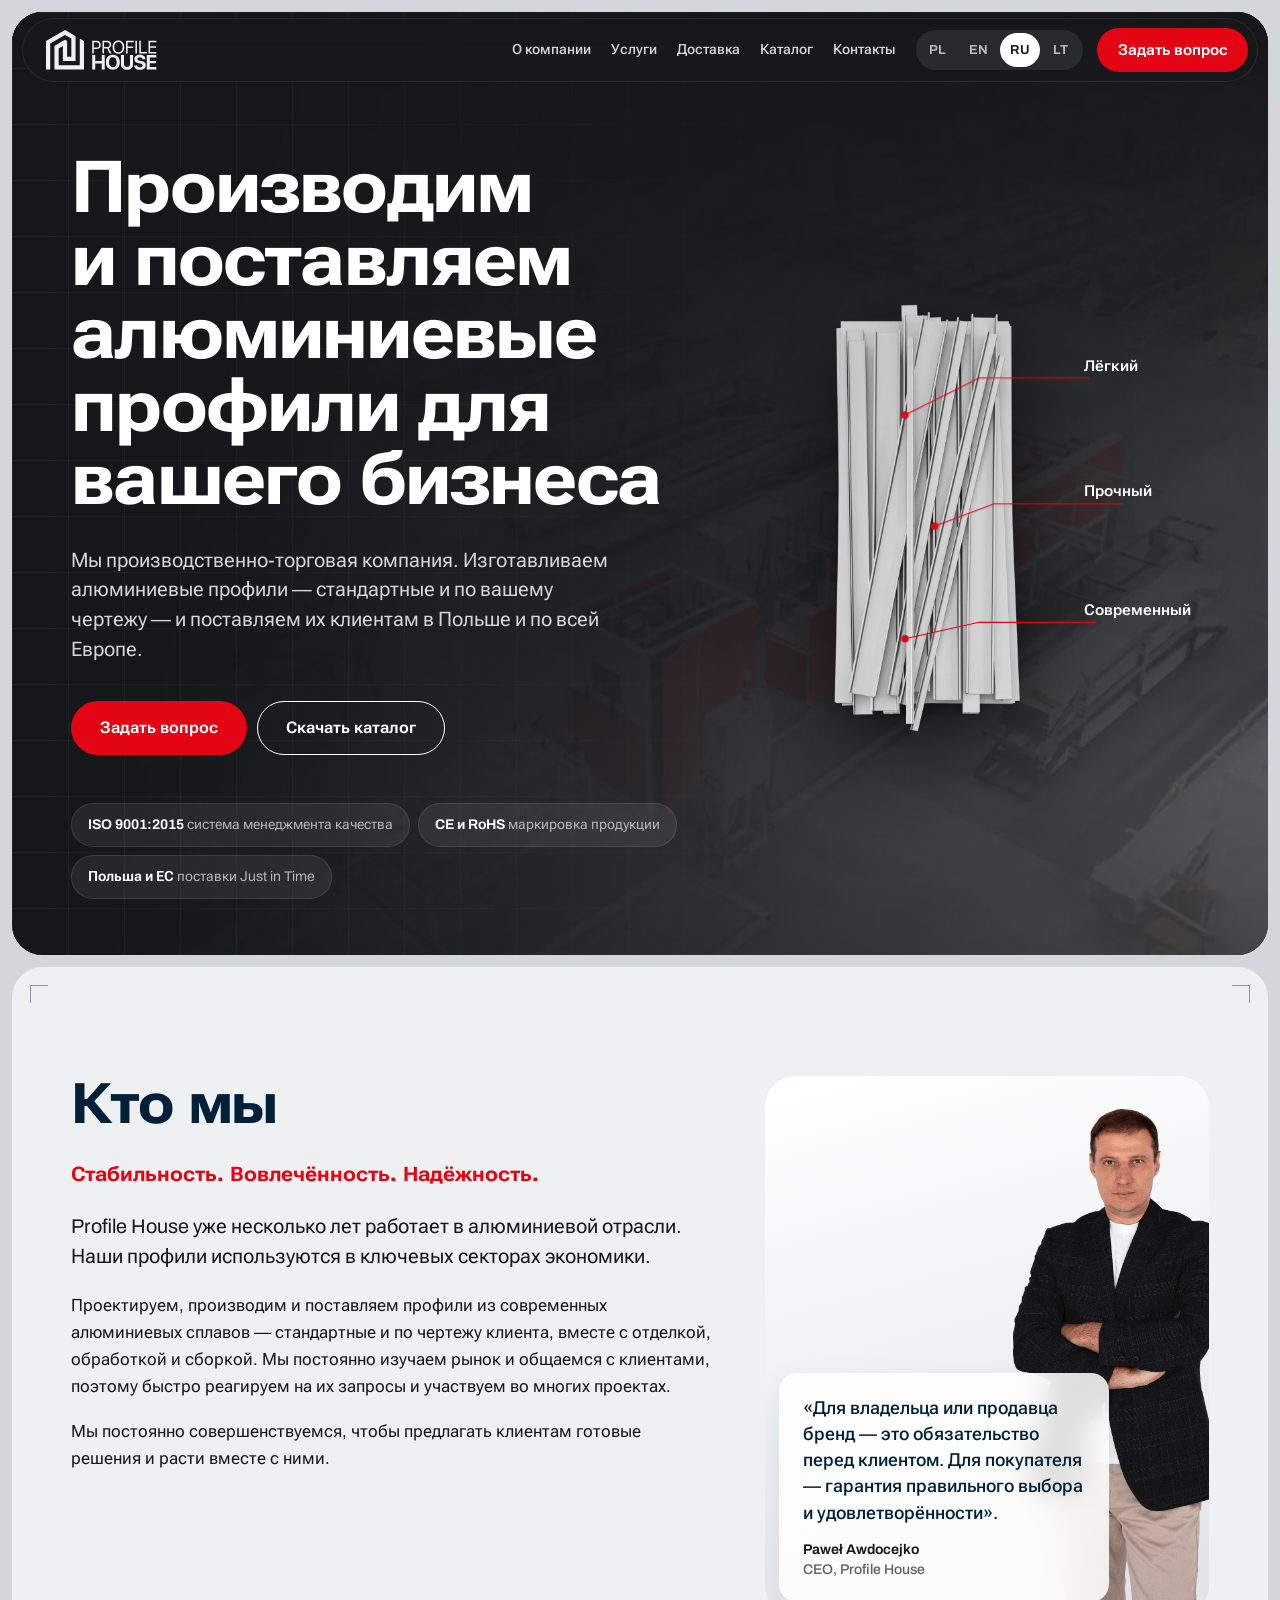
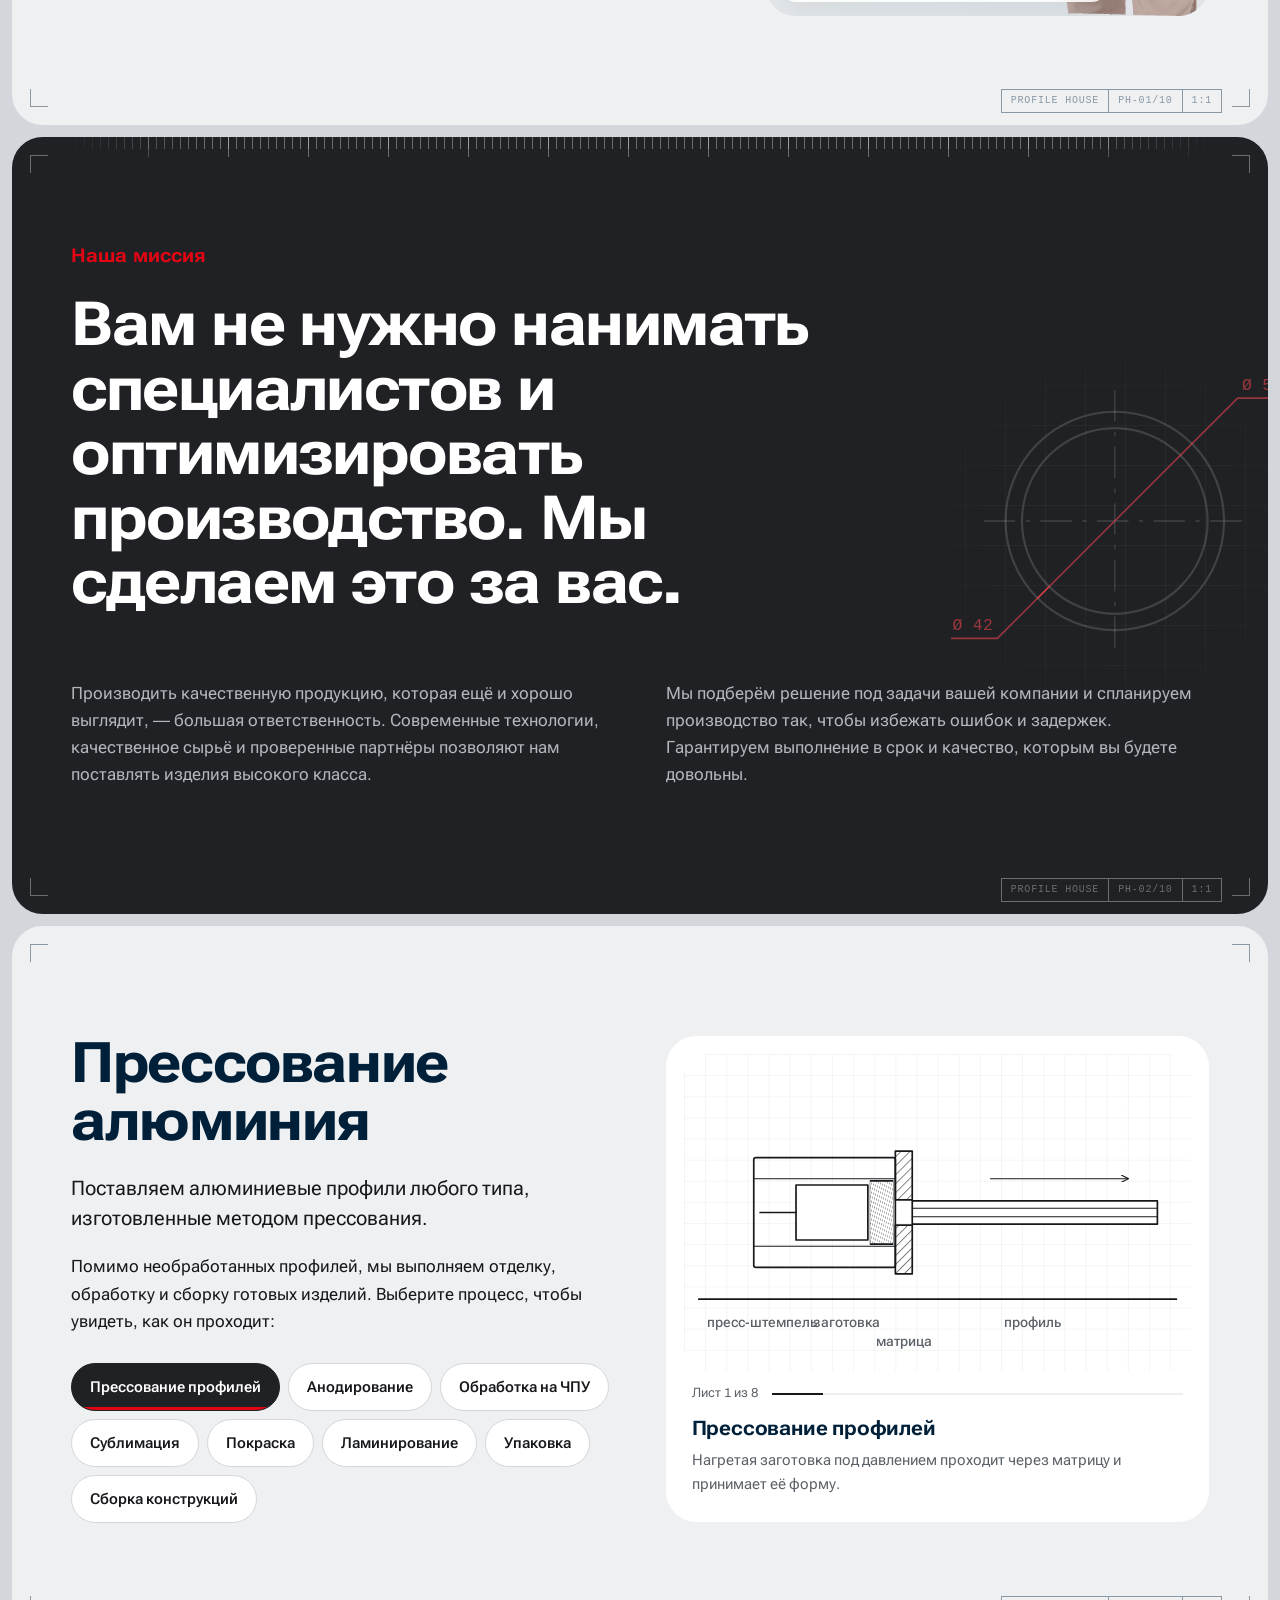
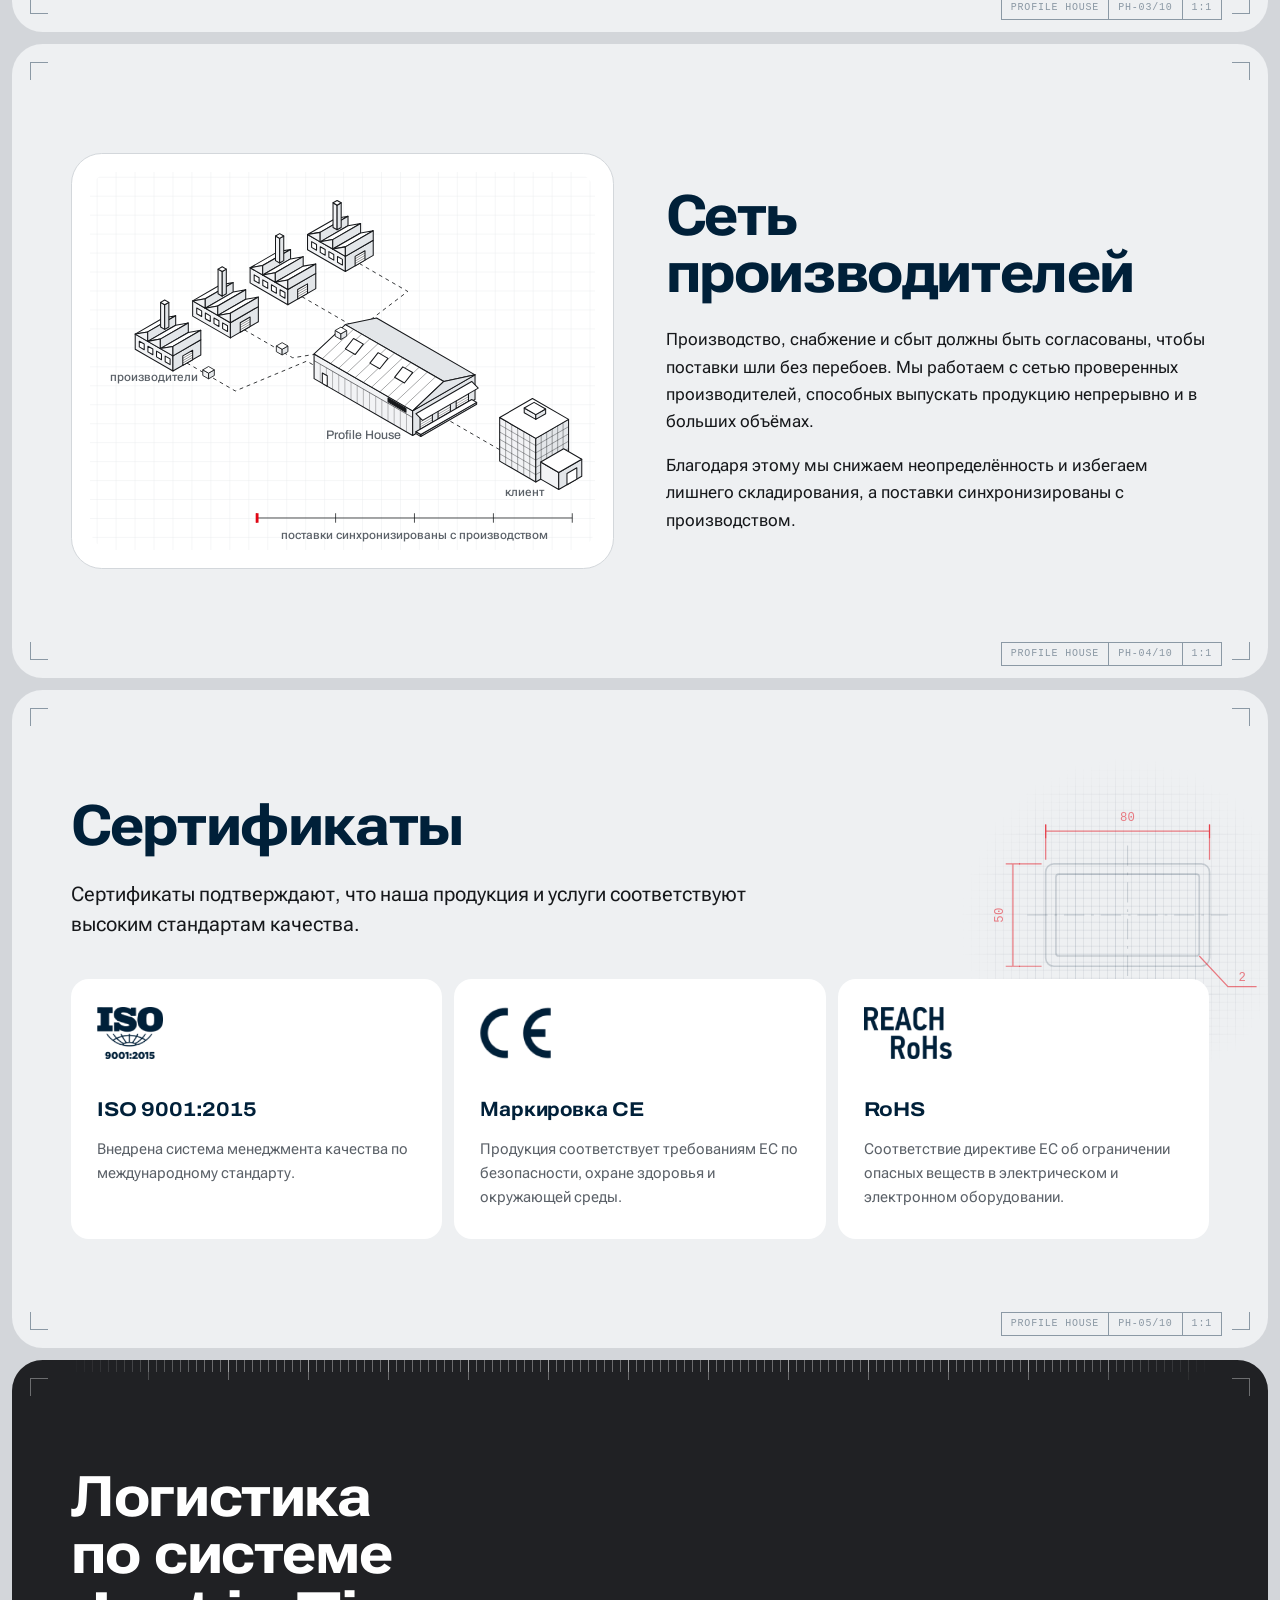
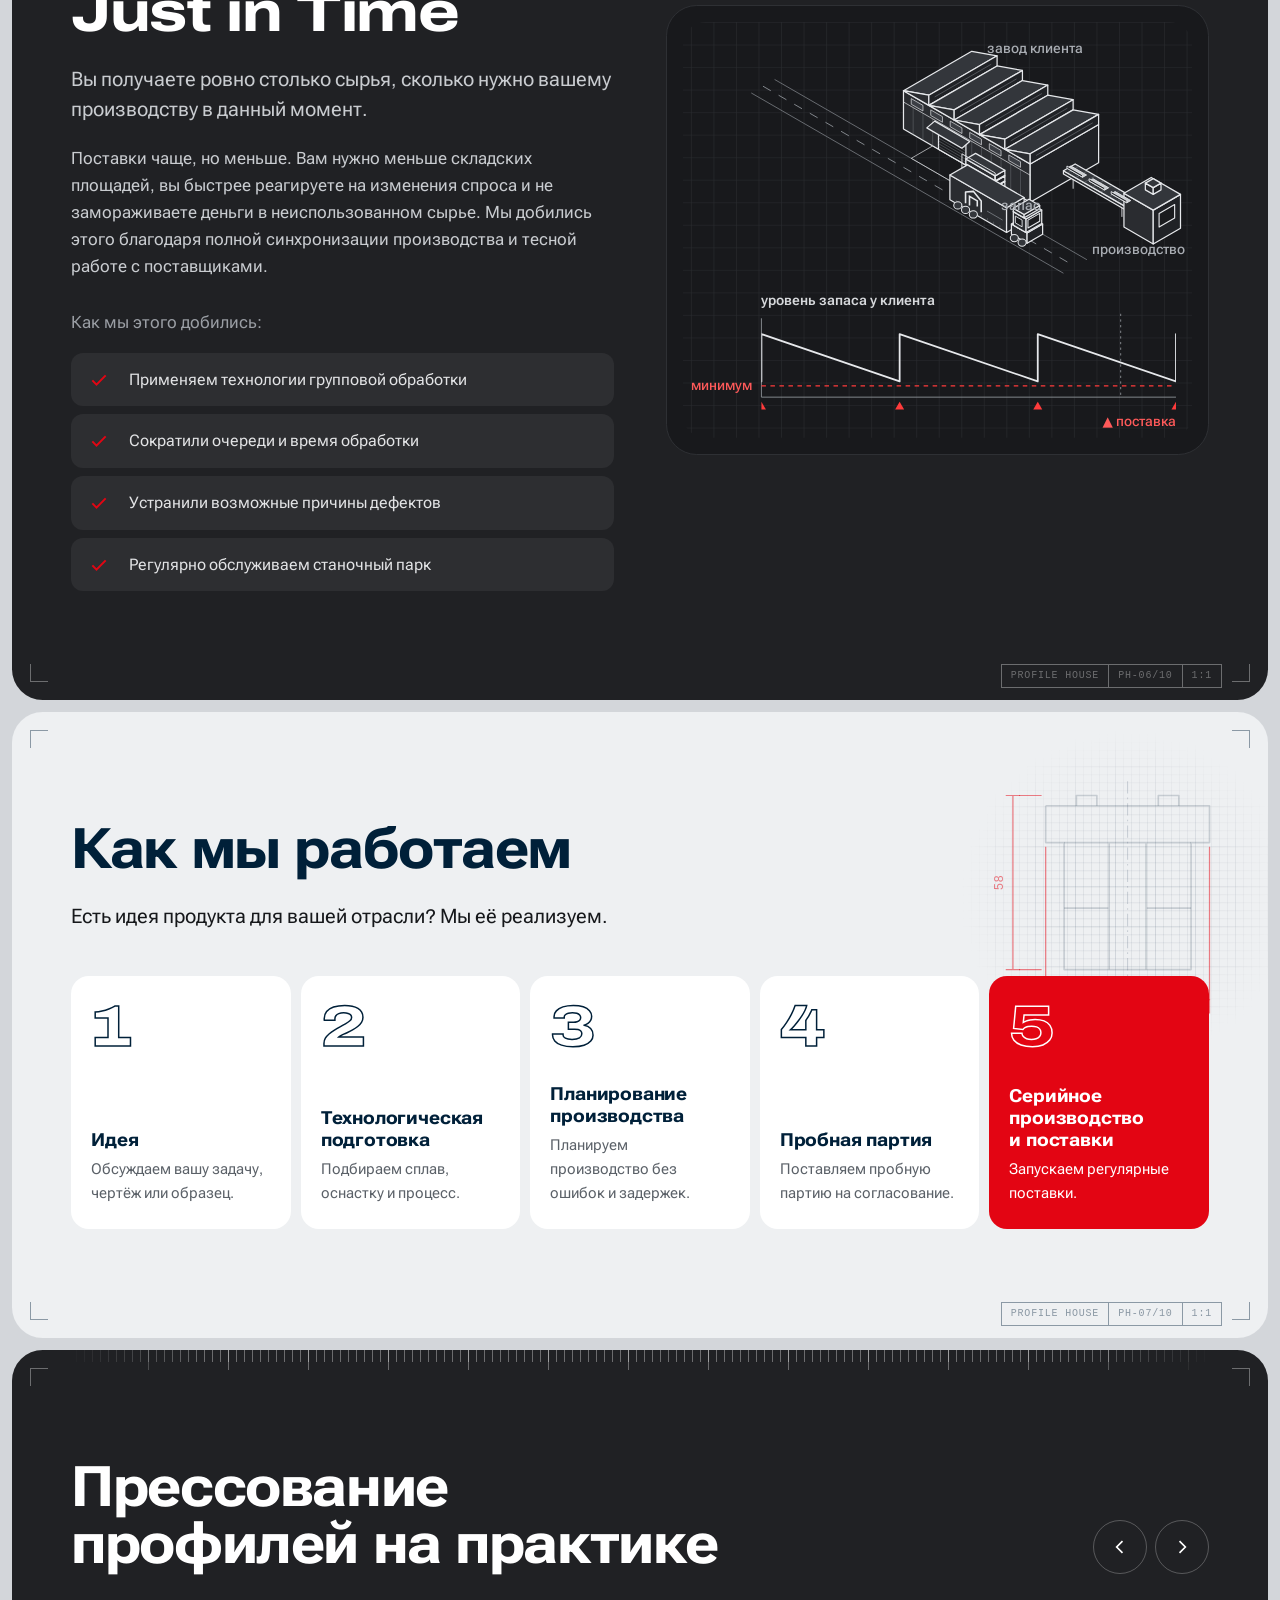
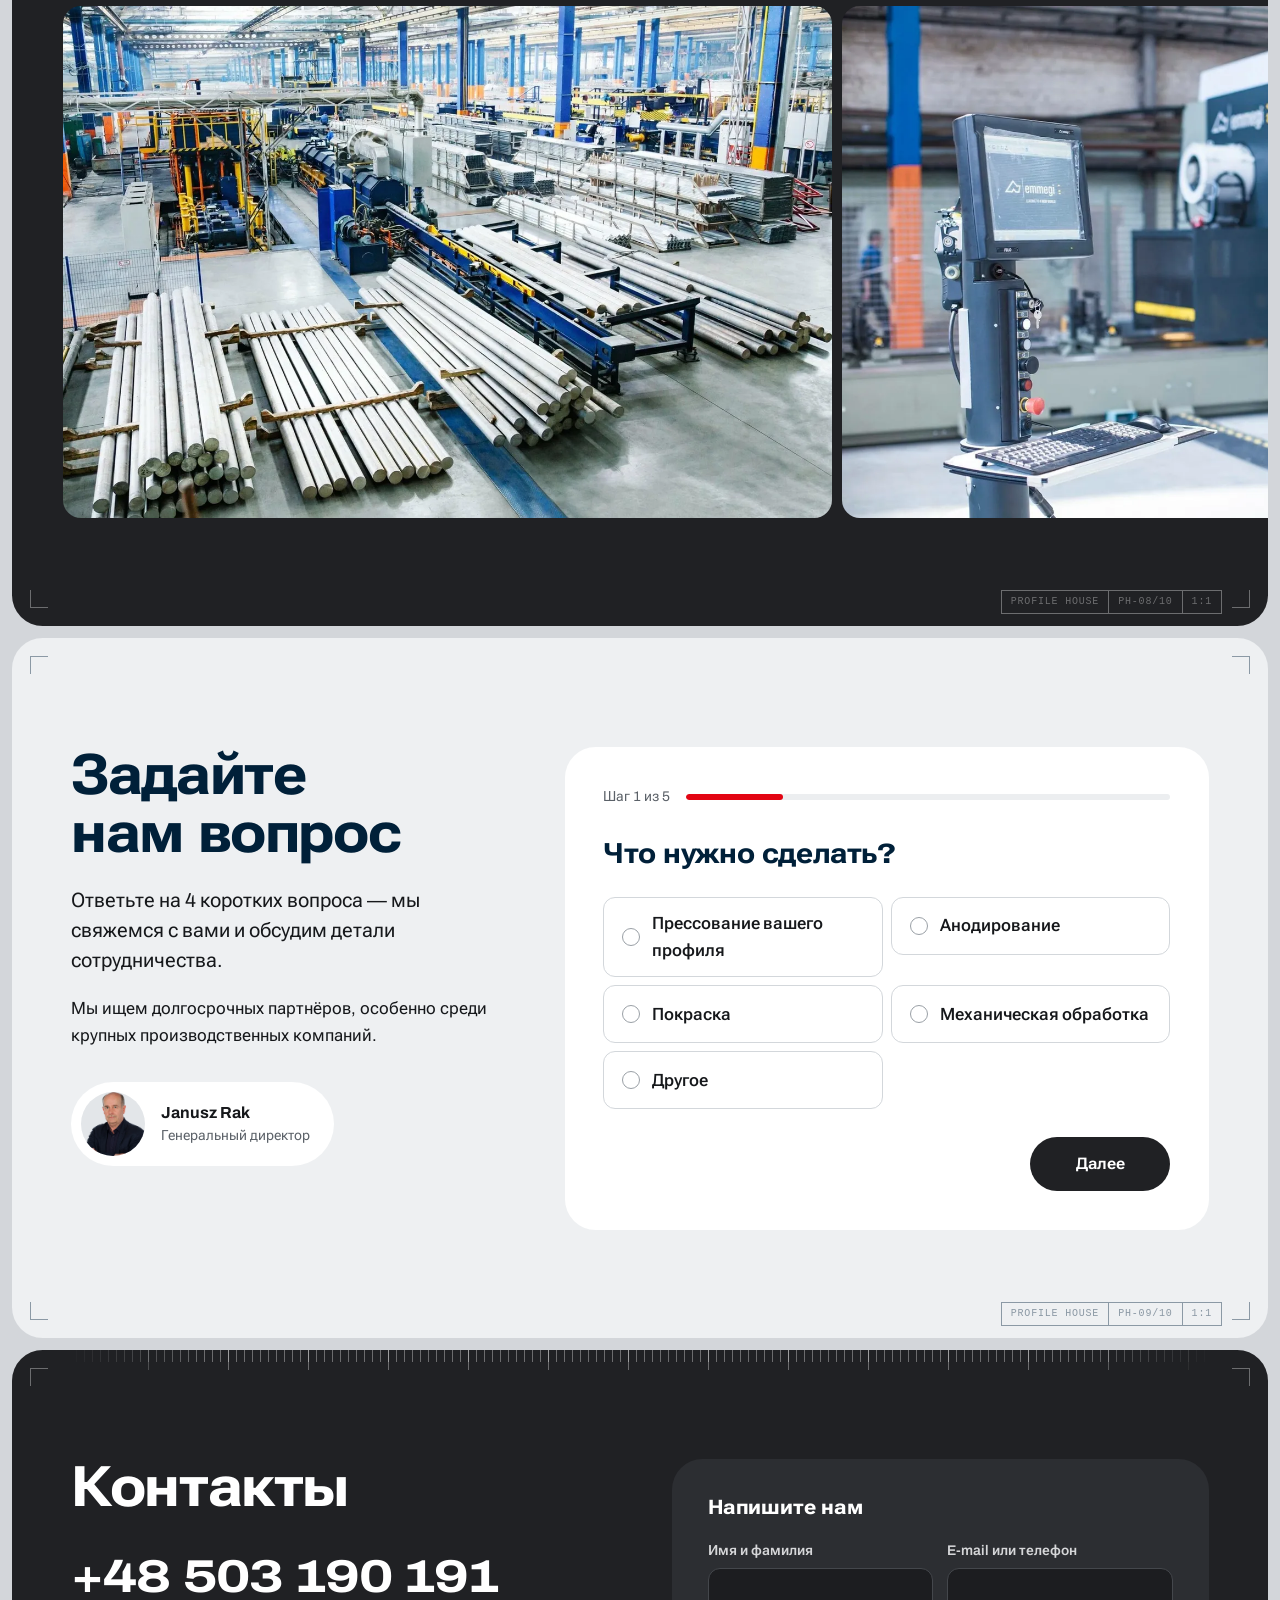
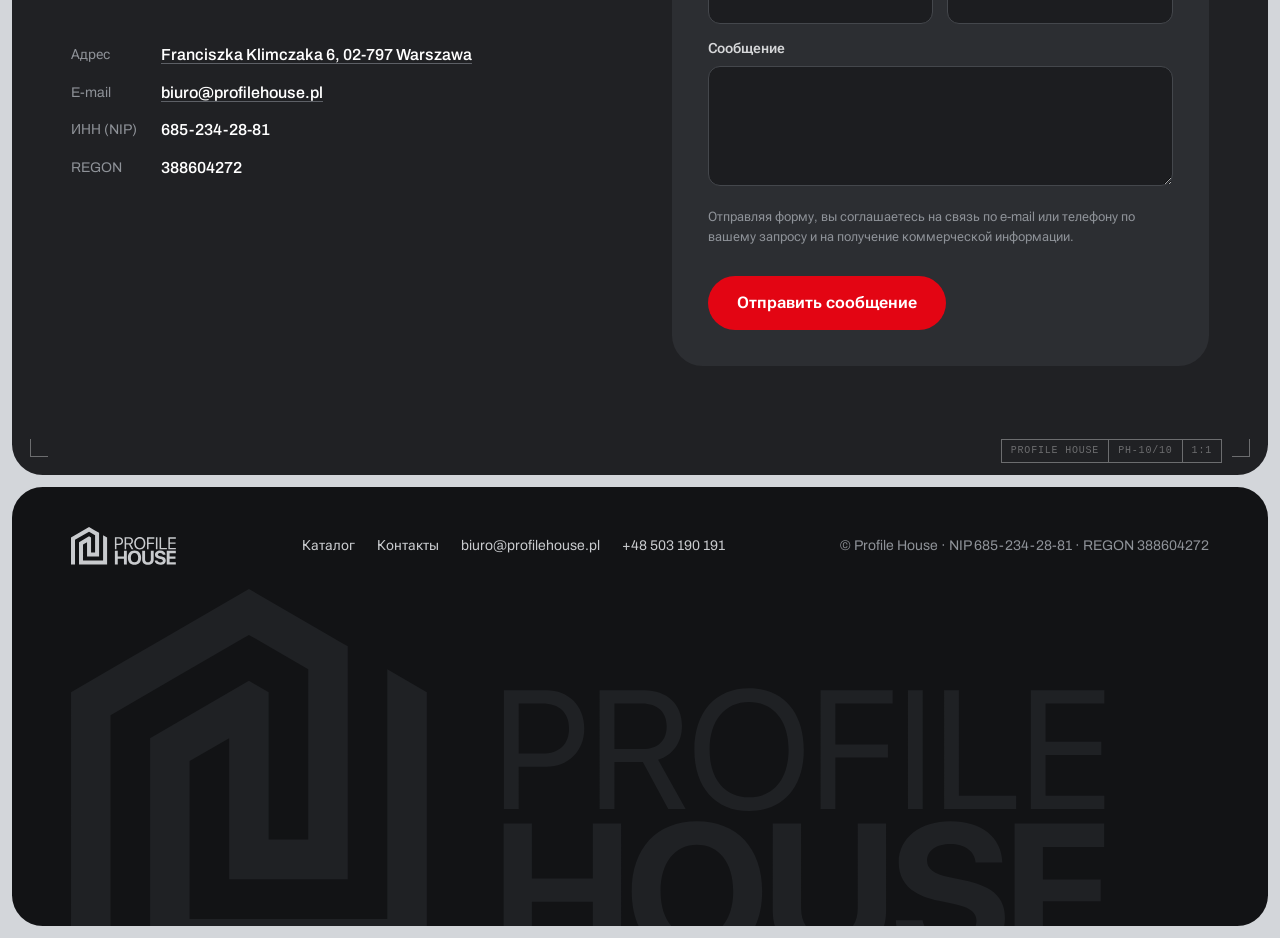
<file: ru/index.html>
<!doctype html>
<html lang="ru">
<head>
<meta charset="utf-8">
<meta name="viewport" content="width=device-width,initial-scale=1">
<title>Profile House — производство и поставка алюминиевых профилей</title>
<meta name="description" content="Производим и поставляем алюминиевые профили для компаний в Польше и по всей Европе: прессование, анодирование, обработка на ЧПУ, покраска, сборка. Поставки Just in Time.">
<link rel="canonical" href="https://profilehouse.pl/ru/">
<link rel="alternate" hreflang="pl" href="https://profilehouse.pl/">
<link rel="alternate" hreflang="en" href="https://profilehouse.pl/en/">
<link rel="alternate" hreflang="ru" href="https://profilehouse.pl/ru/">
<link rel="alternate" hreflang="lt" href="https://profilehouse.pl/lt/">
<link rel="alternate" hreflang="x-default" href="https://profilehouse.pl/">
<meta property="og:type" content="website">
<meta property="og:locale" content="ru_RU">
<meta property="og:title" content="Profile House — производство и поставка алюминиевых профилей">
<meta property="og:description" content="Производим и поставляем алюминиевые профили для компаний в Польше и по всей Европе: прессование, анодирование, обработка на ЧПУ, покраска, сборка. Поставки Just in Time.">
<meta property="og:url" content="https://profilehouse.pl/ru/">
<meta property="og:image" content="https://profilehouse.pl/assets/og/og-ru.jpg?v=dd388f0b">
<meta property="og:image:width" content="1200">
<meta property="og:image:height" content="630">
<meta property="og:image:alt" content="Profile House">
<meta property="og:site_name" content="Profile House">
<meta name="twitter:card" content="summary_large_image">
<meta name="theme-color" content="#202124">
<link rel="icon" href="/assets/favicon.png" type="image/png">
<link rel="apple-touch-icon" href="/assets/apple-touch-icon.png">
<link rel="preload" href="/assets/fonts/archivo-latin-wdth-normal.woff2" as="font" type="font/woff2" crossorigin>
<link rel="stylesheet" href="/assets/site.css?v=838a1575">
<script src="/assets/site.js?v=2a8c0dec" defer></script>
</head>
<body>
<a class="skip" href="#main">Перейти к содержанию</a>
<header class="hdr">
  <div class="wrap">
    <a class="logo" href="/ru/" aria-label="Profile House — главная"><svg aria-hidden="true" focusable="false" xmlns="http://www.w3.org/2000/svg" width="243" height="80" viewBox="0 0 243 80" fill="none"> <path d="M92.4609 21.6348V47H95.625V37.9473H101.479C106.242 37.9473 109.635 34.5898 109.635 29.7734C109.635 24.9746 106.277 21.6348 101.514 21.6348H92.4609ZM95.625 24.4473H100.688C104.326 24.4473 106.383 26.416 106.383 29.7734C106.383 33.1484 104.309 35.1348 100.688 35.1348H95.625V24.4473ZM116.077 36.9629H122.142L127.574 47H131.283L125.411 36.4707C128.593 35.4688 130.509 32.7266 130.509 29.1934C130.509 24.623 127.31 21.6348 122.423 21.6348H112.913V47H116.077V36.9629ZM116.077 24.4473H122.001C125.271 24.4473 127.24 26.2578 127.24 29.2988C127.24 32.4102 125.394 34.168 122.142 34.168H116.077V24.4473ZM144.844 21.2129C137.655 21.2129 133.155 26.2754 133.155 34.3262C133.155 42.377 137.655 47.4219 144.844 47.4219C152.034 47.4219 156.534 42.377 156.534 34.3262C156.534 26.2754 152.034 21.2129 144.844 21.2129ZM144.844 24.1309C150.03 24.1309 153.282 28.0684 153.282 34.3262C153.282 40.5664 150.03 44.5039 144.844 44.5039C139.659 44.5039 136.407 40.5664 136.407 34.3262C136.407 28.0684 139.659 24.1309 144.844 24.1309ZM163.275 47V36.0137H174.508V33.2012H163.275V24.4824H175.51V21.6348H160.111V47H163.275ZM181.935 47V21.6348H178.771V47H181.935ZM201.895 44.1523H189.661V21.6348H186.497V47H201.895V44.1523ZM220.731 44.1523H208.18V35.4336H220.08V32.6211H208.18V24.4824H220.731V21.6348H205.016V47H220.731V44.1523ZM117.507 79V50.1118H111.461V61.8433H98.4482V50.1118H92.4023V79H98.4482V66.8281H111.461V79H117.507ZM133.704 49.6113C125.136 49.6113 119.771 55.3569 119.771 64.5659C119.771 73.7549 125.136 79.4805 133.704 79.4805C142.253 79.4805 147.638 73.7549 147.638 64.5659C147.638 55.3569 142.253 49.6113 133.704 49.6113ZM133.704 54.6562C138.429 54.6562 141.452 58.5 141.452 64.5659C141.452 70.6118 138.429 74.4355 133.704 74.4355C128.96 74.4355 125.937 70.6118 125.937 64.5659C125.937 58.5 128.98 54.6562 133.704 54.6562ZM155.948 50.1118H149.902V68.79C149.902 75.1562 154.606 79.4805 162.013 79.4805C169.401 79.4805 174.105 75.1562 174.105 68.79V50.1118H168.059V68.1895C168.059 71.8931 165.877 74.3154 162.013 74.3154C158.13 74.3154 155.948 71.8931 155.948 68.1895V50.1118ZM176.189 70.752C176.369 76.1973 180.954 79.4805 187.84 79.4805C195.067 79.4805 199.492 75.917 199.492 70.2715C199.492 65.8872 196.829 63.4248 190.723 62.2036L187.66 61.583C184.257 60.9023 182.855 59.8013 182.855 58.0195C182.855 55.8975 184.857 54.4961 187.84 54.4961C190.883 54.4961 193.025 55.9775 193.226 58.4399H198.931C198.831 53.1348 194.587 49.6113 187.84 49.6113C181.414 49.6113 176.809 53.1147 176.809 58.3999C176.809 62.7041 179.632 65.4668 185.398 66.6079L188.441 67.2085C192.064 67.9492 193.426 69.0303 193.426 70.9321C193.426 73.0542 191.224 74.6157 188 74.6157C184.717 74.6157 182.275 73.1743 181.894 70.752H176.189ZM220.694 73.9951H207.601V66.708H219.953V62.0635H207.601V55.0967H220.694V50.1118H201.555V79H220.694V73.9951Z" fill="currentColor"></path> <path fill-rule="evenodd" clip-rule="evenodd" d="M8.44483 79V26.9547C18.296 21.2388 28.1489 15.5212 38 9.80348L50.669 17.1548C50.669 29.2819 50.669 41.4074 50.669 53.5345H42.2207C42.2207 43.041 42.2207 32.5474 42.2207 22.0556L37.9982 19.6052C30.9615 23.6893 23.9247 27.7733 16.8879 31.8574C16.8879 47.5704 16.8879 63.287 16.8879 79C36.5902 79 56.2977 79 76 79V22.0556L67.5552 17.1548V70.5133C53.4816 70.5133 39.4046 70.5133 25.331 70.5133C25.331 59.2592 25.331 48.0087 25.331 36.7547L33.7758 31.8556C33.7758 41.9091 33.7758 51.9678 33.7758 62.0213C42.2207 62.0213 50.6673 62.0213 59.1121 62.0213C59.1121 45.4316 59.1121 28.8436 59.1121 12.2504C52.0736 8.1681 45.0385 4.08405 38 0C25.3327 7.35305 12.6673 14.7026 0 22.0556V70.5098L8.44483 79ZM0 78.9982L8.44483 79L0 70.5098V78.9982Z" fill="currentColor"></path> </svg> </a>
    <details class="lang-dd"><summary aria-label="Язык: Русский">RU<svg viewBox="0 0 12 12" aria-hidden="true"><path d="M2.5 4.5 6 8l3.5-3.5" fill="none" stroke="currentColor" stroke-width="1.6"/></svg></summary><nav aria-label="Язык"><a href="/" hreflang="pl" lang="pl"><b>PL</b><span>Polski</span></a><a href="/en/" hreflang="en" lang="en"><b>EN</b><span>English</span></a><a href="/ru/" hreflang="ru" lang="ru" aria-current="true"><b>RU</b><span>Русский</span></a><a href="/lt/" hreflang="lt" lang="lt"><b>LT</b><span>Lietuvių</span></a></nav></details>
    <button class="burger" aria-expanded="false" aria-controls="menu" aria-label="Меню"><span></span><span></span><span></span></button>
    <div class="menu" id="menu">
      <nav class="nav" aria-label="Menu"><a href="/ru/#o-firmie">О компании</a><a href="/ru/#uslugi">Услуги</a><a href="/ru/#dostawa">Доставка</a><a href="/ru/katalog/">Каталог</a><a href="/ru/#kontakt">Контакты</a></nav>
      <div class="hdr-cta">
        <nav class="langs" aria-label="Язык"><a href="/" hreflang="pl" lang="pl" title="Polski">PL</a><a href="/en/" hreflang="en" lang="en" title="English">EN</a><a href="/ru/" hreflang="ru" lang="ru" title="Русский" aria-current="true">RU</a><a href="/lt/" hreflang="lt" lang="lt" title="Lietuvių">LT</a></nav>
        <a class="hdr-tel" href="tel:+48503190191">+48 503 190 191</a>
        <a class="btn btn-primary" href="/ru/#pytanie">Задать вопрос</a>
      </div>
    </div>
  </div>
</header>
<main id="main">
<section class="hero">
  <div class="hero-bg" aria-hidden="true"></div>
  <div class="wrap">
    <div>
      <h1>Производим и поставляем алюминиевые профили для вашего бизнеса</h1>
      <p class="lead">Мы производственно-торговая компания. Изготавливаем алюминиевые профили — стандартные и по вашему чертежу — и поставляем их клиентам в Польше и по всей Европе.</p>
      <div class="btns">
        <a class="btn btn-primary" href="#pytanie">Задать вопрос</a>
        <a class="btn btn-ghost" href="/ru/katalog/"><span>Скачать каталог</span></a>
      </div>
      <div class="hero-facts"><span><b>ISO 9001:2015</b> система менеджмента качества</span><span><b>CE и RoHS</b> маркировка продукции</span><span><b>Польша и ЕС</b> поставки Just in Time</span></div>
    </div>
    <div class="spec" aria-hidden="true">
      <img src="/assets/img/hero-profiles.webp" alt="" width="649" height="1324" fetchpriority="high">
      <svg viewBox="0 0 560 600">
        <g><circle class="dot" cx="150" cy="150" r="5"/><path class="ldr" d="M150 150 L250 100 H540"/><text x="392" y="90">Лёгкий</text></g>
        <g><circle class="dot" cx="190" cy="300" r="5"/><path class="ldr" d="M190 300 L270 270 H540"/><text x="392" y="260">Прочный</text></g>
        <g><circle class="dot" cx="150" cy="452" r="5"/><path class="ldr" d="M150 452 L250 430 H540"/><text x="392" y="420">Современный</text></g>
      </svg>
    </div>
  </div>
</section>

<section class="sec" id="o-firmie"><div class="bp" aria-hidden="true"><i class="bp-c bp-c0"></i><i class="bp-c bp-c1"></i><i class="bp-c bp-c2"></i><i class="bp-c bp-c3"></i><div class="bp-stamp"><span>PROFILE HOUSE</span><span>PH-01/10</span><span>1:1</span></div></div>
  <div class="wrap split wide-a">
    <div class="a h-block">
      <h2>Кто мы</h2>
      <p class="values">Стабильность. Вовлечённость. Надёжность.</p>
      <p class="lead">Profile House уже несколько лет работает в алюминиевой отрасли. Наши профили используются в ключевых секторах экономики.</p>
      <p>Проектируем, производим и поставляем профили из современных алюминиевых сплавов — стандартные и по чертежу клиента, вместе с отделкой, обработкой и сборкой. Мы постоянно изучаем рынок и общаемся с клиентами, поэтому быстро реагируем на их запросы и участвуем во многих проектах.</p>
      <p>Мы постоянно совершенствуемся, чтобы предлагать клиентам готовые решения и расти вместе с ними.</p>
    </div>
    <div class="b">
      <figure class="ceo">
        <blockquote>«Для владельца или продавца бренд — это обязательство перед клиентом. Для покупателя — гарантия правильного выбора и удовлетворённости».<cite><b>Paweł Awdocejko</b><br>CEO, Profile House</cite></blockquote>
        <img src="/assets/img/ceo.webp" alt="Paweł Awdocejko, CEO Profile House" loading="lazy" width="700" height="1663">
      </figure>
    </div>
  </div>
</section>

<section class="sec dark mission"><div class="bp" aria-hidden="true"><i class="bp-c bp-c0"></i><i class="bp-c bp-c1"></i><i class="bp-c bp-c2"></i><i class="bp-c bp-c3"></i><div class="bp-art bp-r"><div class="bp-grid"></div><svg class="bp-draw" viewBox="-70 -60 300 290" fill="none"><circle class="ln" pathLength="1" cx="80" cy="80" r="80"/><circle class="ln" pathLength="1" cx="80" cy="80" r="68"/><path class="cl" pathLength="1" d="M80 -16 V176 M-16 80 H176"/><path class="dim" pathLength="1" d="M23.4 136.6 L136.6 23.4 L170 -10 H206"/><text x="188" y="-16" text-anchor="middle">Ø 50</text><path class="dim" pathLength="1" d="M32 128 L-6 166 H-40"/><text x="-24" y="160" text-anchor="middle">Ø 42</text></svg></div><div class="bp-stamp"><span>PROFILE HOUSE</span><span>PH-02/10</span><span>1:1</span></div></div>
  <div class="wrap">
    <h2 class="kicker-h">Наша миссия</h2>
    <p class="statement">Вам не нужно нанимать специалистов и оптимизировать производство. Мы сделаем это за вас.</p>
    <div class="split"><p class="a">Производить качественную продукцию, которая ещё и хорошо выглядит, — большая ответственность. Современные технологии, качественное сырьё и проверенные партнёры позволяют нам поставлять изделия высокого класса.</p><p class="b">Мы подберём решение под задачи вашей компании и спланируем производство так, чтобы избежать ошибок и задержек. Гарантируем выполнение в срок и качество, которым вы будете довольны.</p></div>
  </div>
</section>

<section class="sec" id="uslugi" data-die="матрица"><div class="bp" aria-hidden="true"><i class="bp-c bp-c0"></i><i class="bp-c bp-c1"></i><i class="bp-c bp-c2"></i><i class="bp-c bp-c3"></i><div class="bp-stamp"><span>PROFILE HOUSE</span><span>PH-03/10</span><span>1:1</span></div></div>
  <div class="wrap split center">
    <div class="a h-block">
      <h2>Прессование алюминия</h2>
      <p class="lead">Поставляем алюминиевые профили любого типа, изготовленные методом прессования.</p>
      <p>Помимо необработанных профилей, мы выполняем отделку, обработку и сборку готовых изделий. Выберите процесс, чтобы увидеть, как он проходит:</p>
      <ul class="svc-list" data-proc-chips><li><button type="button" class="chip" data-step="0" data-desc="Нагретая заготовка под давлением проходит через матрицу и принимает её форму." aria-pressed="true">Прессование профилей</button></li><li><button type="button" class="chip" data-step="1" data-desc="Электрохимическое оксидное покрытие защищает профиль от коррозии и может придать ему цвет." aria-pressed="false">Анодирование</button></li><li><button type="button" class="chip" data-step="2" data-desc="Сверлим, фрезеруем и режем профили в размер по чертежу." aria-pressed="false">Обработка на ЧПУ</button></li><li><button type="button" class="chip" data-step="3" data-desc="Рисунок, например под дерево, переносим с бумаги на поверхность профиля при высокой температуре." aria-pressed="false">Сублимация</button></li><li><button type="button" class="chip" data-step="4" data-desc="Покрываем профиль стойким лакокрасочным покрытием выбранного цвета." aria-pressed="false">Покраска</button></li><li><button type="button" class="chip" data-step="5" data-desc="Валы прижимают декоративную или защитную плёнку к поверхности профиля." aria-pressed="false">Ламинирование</button></li><li><button type="button" class="chip" data-step="6" data-desc="Собираем профили в пачки, стягиваем лентой и готовим к перевозке." aria-pressed="false">Упаковка</button></li><li><button type="button" class="chip" data-step="7" data-desc="Собираем готовые конструкции из обработанных профилей." aria-pressed="false">Сборка конструкций</button></li></ul>
    </div>
    <figure class="b proc" data-proc>
      <svg class="proc-svg" viewBox="0 0 480 300" role="img" aria-labelledby="proc-title">
  <defs>
    <pattern id="pgrid" width="20" height="20" patternUnits="userSpaceOnUse"><path d="M20 0H0V20" fill="none" stroke="#e9ebee" stroke-width="1"/></pattern>
    <pattern id="phatch" width="6" height="6" patternUnits="userSpaceOnUse" patternTransform="rotate(45)"><path d="M0 0V6" stroke="#16181b" stroke-width="1"/></pattern>
    <pattern id="phatch2" width="5" height="5" patternUnits="userSpaceOnUse" patternTransform="rotate(-45)"><path d="M0 0V5" stroke="#16181b" stroke-width="1.6"/></pattern>
    <marker id="parr" viewBox="0 0 10 10" refX="9" refY="5" markerWidth="7" markerHeight="7" orient="auto"><path d="M0 0L10 5L0 10" fill="none" stroke="#16181b" stroke-width="1.5"/></marker>
  </defs>
  <rect width="480" height="300" fill="url(#pgrid)"/>

  <!-- 1 Wytłaczanie -->
  <g class="stage" data-s="0">
    <path class="ln draw" pathLength="1" d="M14 232H466"/>
    <rect class="ln draw" pathLength="1" x="66" y="98" width="134" height="104" rx="2"/>
    <path class="ln draw thin" pathLength="1" d="M66 118H200M66 182H200"/>
    <rect class="ln hatch billet" x="110" y="120" width="88" height="60"/>
    <g class="ram"><rect class="ln wf" x="40" y="124" width="68" height="52"/><path class="ln" d="M6 150H40"/></g>
    <rect class="ln hatch" x="200" y="92" width="16" height="46"/><rect class="ln hatch" x="200" y="162" width="16" height="46"/>
    <g class="extr"><rect class="ln wf" x="216" y="139" width="232" height="22"/><path class="ln thin" d="M216 146H448M216 154H448"/></g>
    <path class="ln thin draw" pathLength="1" d="M290 118H420" marker-end="url(#parr)"/>
    <g class="lbls" text-anchor="middle"><text x="74" y="258">пресс-штемпель</text><text x="154" y="258">заготовка</text><text x="208" y="276">матрица</text><text x="330" y="258">профиль</text></g>
  </g>

  <!-- 2 Anodowanie -->
  <g class="stage" data-s="1">
    <path class="ln draw" pathLength="1" d="M50 46H430"/>
    <path class="ln draw" pathLength="1" d="M106 112V252H374V112"/>
    <path class="ln thin wave" d="M117 150q11-6 22 0t22 0t22 0t22 0t22 0t22 0t22 0t22 0t22 0t22 0t22 0"/>
    <path class="ln thick" d="M126 138V236M354 138V236"/>
    <g class="lbls"><text x="121" y="132">+</text><text x="349" y="132">−</text></g>
    <g class="dip"><path class="ln thin" d="M200-140V188M280-140V188"/><rect class="ln wf" x="165" y="188" width="150" height="22"/><path class="ln thin" d="M165 199H315"/></g>
    <g class="bubbles"><circle cx="180" cy="230" r="3"/><circle cx="214" cy="236" r="2.5"/><circle cx="250" cy="228" r="3.5"/><circle cx="286" cy="234" r="2.5"/><circle cx="306" cy="226" r="3"/></g>
    <g class="lbls"><text x="240" y="276" text-anchor="middle">электролитическая ванна</text></g>
  </g>

  <!-- 3 Obróbka CNC -->
  <g class="stage" data-s="2">
    <path class="ln draw" pathLength="1" d="M24 30H456"/>
    <rect class="ln draw" pathLength="1" x="40" y="216" width="400" height="14"/>
    <rect class="ln hatch" x="66" y="176" width="16" height="40"/><rect class="ln hatch" x="398" y="176" width="16" height="40"/>
    <rect class="ln wf" x="60" y="190" width="360" height="26"/>
    <g class="holes"><circle class="ln wf" cx="130" cy="203" r="5"/><circle class="ln wf" cx="200" cy="203" r="5"/><circle class="ln wf" cx="270" cy="203" r="5"/><circle class="ln wf" cx="340" cy="203" r="5"/></g>
    <g class="spindle"><rect class="ln wf" x="-24" y="30" width="48" height="66"/><path class="ln thin" d="M-24 48H24M-24 60H24"/><rect class="ln wf" x="-10" y="96" width="20" height="30"/><path class="ln wf" d="M-4 126V158L0 170L4 158V126Z"/></g>
    <g class="lbls"><text x="240" y="258" text-anchor="middle">сверление по чертежу</text></g>
  </g>

  <!-- 4 Sublimacja -->
  <g class="stage" data-s="3">
    <rect class="ln hatch draw" pathLength="1" x="50" y="64" width="380" height="26"/>
    <g class="heat"><path class="ln thin" d="M90 100q6 8 0 16t0 16"/><path class="ln thin" d="M150 100q6 8 0 16t0 16"/><path class="ln thin" d="M210 100q6 8 0 16t0 16"/><path class="ln thin" d="M270 100q6 8 0 16t0 16"/><path class="ln thin" d="M330 100q6 8 0 16t0 16"/><path class="ln thin" d="M390 100q6 8 0 16t0 16"/></g>
    <path class="ln thin dashed" d="M40 146H440"/>
    <rect class="ln wf" x="50" y="152" width="380" height="40"/>
    <g class="grain">
      <path class="ln thin draw2" pathLength="1" d="M50 161C150 156 250 169 430 161"/>
      <path class="ln thin draw2" pathLength="1" d="M50 171C140 177 220 160 270 168S360 176 430 172"/>
      <path class="ln thin draw2" pathLength="1" d="M50 182C160 186 300 177 430 183"/>
      <ellipse class="ln thin draw2" pathLength="1" cx="262" cy="171" rx="16" ry="5"/>
    </g>
    <g class="lbls"><text x="50" y="56">нагреватель</text><text x="430" y="140" text-anchor="end">трансферная бумага</text><text x="240" y="222" text-anchor="middle">рисунок под дерево</text></g>
  </g>

  <!-- 5 Malowanie -->
  <g class="stage" data-s="4">
    <path class="ln draw" pathLength="1" d="M30 40H450"/>
    <rect class="ln wf" x="60" y="180" width="360" height="34"/>
    <rect class="coat" x="60" y="180" width="360" height="34" fill="url(#phatch2)"/>
    <rect class="ln" x="60" y="180" width="360" height="34" fill="none"/>
    <g class="gun">
      <path class="ln thin" d="M60 40V66"/>
      <rect class="ln wf" x="40" y="66" width="40" height="40" rx="3"/>
      <path class="ln wf" d="M80 80H112V92H80"/>
      <path class="ln wf" d="M55 106H65L62 126H58Z"/>
      <path class="ln thin dashed" d="M60 126L38 178M60 126L82 178"/>
      <g class="spray"><circle cx="52" cy="146" r="1.4"/><circle cx="66" cy="152" r="1.4"/><circle cx="58" cy="162" r="1.4"/><circle cx="72" cy="168" r="1.4"/><circle cx="46" cy="170" r="1.4"/><circle cx="62" cy="140" r="1.4"/></g>
    </g>
    <g class="lbls"><text x="60" y="242">лакокрасочное покрытие</text></g>
  </g>

  <!-- 6 Laminowanie -->
  <g class="stage" data-s="5">
    <g class="roll"><circle class="ln wf" cx="96" cy="70" r="26"/><circle class="ln" cx="96" cy="70" r="8"/><path class="ln thin" d="M96 44V96M70 70H122"/></g>
    <path class="ln draw" pathLength="1" d="M114 89L228 160"/>
    <rect class="ln wf" x="30" y="165" width="420" height="26"/>
    <path class="ln thin" d="M30 178H450"/>
    <path class="layer" pathLength="1" d="M240 164H450"/>
    <g class="roll"><circle class="ln wf" cx="240" cy="136" r="28"/><path class="ln thin" d="M240 108V164M212 136H268M220 116L260 156M260 116L220 156"/><circle class="ln" cx="240" cy="136" r="5"/></g>
    <g class="roll rev"><circle class="ln wf" cx="240" cy="220" r="28"/><path class="ln thin" d="M240 192V248M212 220H268M220 200L260 240M260 200L220 240"/><circle class="ln" cx="240" cy="220" r="5"/></g>
    <path class="ln thin draw" pathLength="1" d="M300 268H420" marker-end="url(#parr)"/>
    <g class="lbls"><text x="128" y="66">плёнка</text><text x="276" y="118">прижимные валы</text></g>
  </g>

  <!-- 7 Pakowanie -->
  <g class="stage" data-s="6">
    <rect class="ln draw" pathLength="1" x="100" y="236" width="280" height="12"/>
    <path class="ln draw" pathLength="1" d="M112 248V266H140V248M226 248V266H254V248M340 248V266H368V248"/>
    <g class="bar b1"><rect class="ln wf" x="120" y="212" width="240" height="22"/><path class="ln thin" d="M120 223H360"/></g>
    <g class="bar b2"><rect class="ln wf" x="120" y="188" width="240" height="22"/><path class="ln thin" d="M120 199H360"/></g>
    <g class="bar b3"><rect class="ln wf" x="120" y="164" width="240" height="22"/><path class="ln thin" d="M120 175H360"/></g>
    <g class="bar b4"><rect class="ln wf" x="120" y="140" width="240" height="22"/><path class="ln thin" d="M120 151H360"/></g>
    <rect class="ln strap s1" pathLength="1" x="164" y="136" width="12" height="100"/>
    <rect class="ln strap s2" pathLength="1" x="304" y="136" width="12" height="100"/>
    <g class="tag"><path class="ln thin" d="M240 136V116"/><rect class="ln wf" x="208" y="90" width="64" height="26" rx="3"/><text x="226" y="108" class="tagt">PH</text></g>
  </g>

  <!-- 8 Montaż konstrukcji -->
  <g class="stage" data-s="7">
    <g class="fb ft"><rect class="ln wf" x="140" y="60" width="200" height="20"/></g>
    <g class="fb fbm"><rect class="ln wf" x="140" y="220" width="200" height="20"/></g>
    <g class="fb fl"><rect class="ln wf" x="140" y="60" width="20" height="180"/></g>
    <g class="fb fr"><rect class="ln wf" x="320" y="60" width="20" height="180"/></g>
    <path class="ln thin miter" d="M140 60L160 80M340 60L320 80M140 240L160 220M340 240L320 220"/>
    <rect class="ln thin dashed glass" x="172" y="92" width="136" height="116"/>
    <g class="screws"><circle class="ln wf" cx="150" cy="70" r="3.5"/><circle class="ln wf" cx="330" cy="70" r="3.5"/><circle class="ln wf" cx="150" cy="230" r="3.5"/><circle class="ln wf" cx="330" cy="230" r="3.5"/></g>
    <g class="dims"><path class="ln thin" d="M140 40H340M140 34V46M340 34V46M370 60V240M364 60H376M364 240H376"/><text x="226" y="34">1200</text><text x="378" y="154">900</text></g>
  </g>
</svg>

      <figcaption class="proc-cap">
        <div class="proc-meta"><span data-proc-num data-tpl="Лист {n} из {t}">Лист 1 из 8</span><span class="proc-bar"><i data-proc-bar></i></span></div>
        <b id="proc-title" data-proc-name>Прессование профилей</b>
        <p data-proc-desc>Нагретая заготовка под давлением проходит через матрицу и принимает её форму.</p>
      </figcaption>
    </figure>
  </div>
</section>

<section class="sec white"><div class="bp" aria-hidden="true"><i class="bp-c bp-c0"></i><i class="bp-c bp-c1"></i><i class="bp-c bp-c2"></i><i class="bp-c bp-c3"></i><div class="bp-stamp"><span>PROFILE HOUSE</span><span>PH-04/10</span><span>1:1</span></div></div>
  <div class="wrap split center">
    <figure class="a proc net"><svg class="net-svg" viewBox="-207 -105 533 399" role="img" aria-label="Схема: производители поставляют продукцию в Profile House, а оттуда она идёт клиенту">
<defs><pattern id="ngrid" width="20" height="20" patternUnits="userSpaceOnUse"><path d="M20 0H0V20" fill="none" stroke="#e9ebee" stroke-width="1"/></pattern></defs>
<rect x="-207" y="-105" width="533" height="399" fill="url(#ngrid)"/>
<path class="route" d="M77.1 -8.5 L128.2 21.0 L63.2 70.5 L76.2 78.0" fill="none" stroke="#16181b" stroke-width="0.9" stroke-dasharray="4 4"/>
<path class="route" d="M16.5 26.5 L67.5 56.0 L49.4 78.5 L62.4 86.0" fill="none" stroke="#16181b" stroke-width="0.9" stroke-dasharray="4 4"/>
<path class="route" d="M-44.2 61.5 L6.9 91.0 L35.5 86.5 L48.5 94.0" fill="none" stroke="#16181b" stroke-width="0.9" stroke-dasharray="4 4"/>
<path class="route" d="M-104.8 96.5 L-53.7 126.0 L21.7 94.5 L34.6 102.0" fill="none" stroke="#16181b" stroke-width="0.9" stroke-dasharray="4 4"/>
<path class="route" d="M173.2 158.0 L235.6 194.0" fill="none" stroke="#16181b" stroke-width="0.9" stroke-dasharray="4 4"/>
<g class="fac"><polygon points="22.5,-23.0 62.4,0.0 62.4,-16.0 22.5,-39.0" fill="#f2f3f5" stroke="#16181b" stroke-width="1.1" stroke-linejoin="round"/><polygon points="91.8,-17.0 62.4,0.0 62.4,-16.0 91.8,-33.0" fill="#e3e6e9" stroke="#16181b" stroke-width="1.1" stroke-linejoin="round"/><polygon points="52.0,-56.0 65.2,-58.3 35.8,-41.3 22.5,-39.0" fill="#ffffff" stroke="#16181b" stroke-width="1.1" stroke-linejoin="round"/><polygon points="22.5,-39.0 35.8,-31.3 35.8,-41.3" fill="#f2f3f5" stroke="#16181b" stroke-width="1.1" stroke-linejoin="round"/><polygon points="65.2,-48.3 35.8,-31.3 35.8,-41.3 65.2,-58.3" fill="#e3e6e9" stroke="#16181b" stroke-width="1.1" stroke-linejoin="round" class="glass"/><polygon points="65.2,-48.3 78.5,-50.7 49.1,-33.7 35.8,-31.3" fill="#ffffff" stroke="#16181b" stroke-width="1.1" stroke-linejoin="round"/><polygon points="35.8,-31.3 49.1,-23.7 49.1,-33.7" fill="#f2f3f5" stroke="#16181b" stroke-width="1.1" stroke-linejoin="round"/><polygon points="78.5,-40.7 49.1,-23.7 49.1,-33.7 78.5,-50.7" fill="#e3e6e9" stroke="#16181b" stroke-width="1.1" stroke-linejoin="round" class="glass"/><polygon points="78.5,-40.7 91.8,-43.0 62.4,-26.0 49.1,-23.7" fill="#ffffff" stroke="#16181b" stroke-width="1.1" stroke-linejoin="round"/><polygon points="49.1,-23.7 62.4,-16.0 62.4,-26.0" fill="#f2f3f5" stroke="#16181b" stroke-width="1.1" stroke-linejoin="round"/><polygon points="91.8,-33.0 62.4,-16.0 62.4,-26.0 91.8,-43.0" fill="#e3e6e9" stroke="#16181b" stroke-width="1.1" stroke-linejoin="round" class="glass"/><polygon points="26.8,-25.5 32.0,-22.5 32.0,-28.5 26.8,-31.5" fill="#fff" stroke="#16181b" stroke-width="1.1" stroke-linejoin="round" class="win w0"/><polygon points="35.9,-20.2 41.1,-17.2 41.1,-23.2 35.9,-26.2" fill="#fff" stroke="#16181b" stroke-width="1.1" stroke-linejoin="round" class="win w1"/><polygon points="45.0,-15.0 50.2,-12.0 50.2,-18.0 45.0,-21.0" fill="#fff" stroke="#16181b" stroke-width="1.1" stroke-linejoin="round" class="win w2"/><polygon points="54.1,-9.8 59.3,-6.8 59.3,-12.8 54.1,-15.8" fill="#fff" stroke="#16181b" stroke-width="1.1" stroke-linejoin="round" class="win w3"/><polygon points="83.1,-12.0 72.7,-6.0 72.7,-16.0 83.1,-22.0" fill="#fff" stroke="#16181b" stroke-width="1.1" stroke-linejoin="round"/><line x1="83.1" y1="-14.5" x2="72.7" y2="-8.5" stroke="#16181b" stroke-width="0.5"/><line x1="83.1" y1="-17.0" x2="72.7" y2="-11.0" stroke="#16181b" stroke-width="0.5"/><line x1="83.1" y1="-19.5" x2="72.7" y2="-13.5" stroke="#16181b" stroke-width="0.5"/><polygon points="49.4,-46.5 53.7,-44.0 53.7,-70.0 49.4,-72.5" fill="#f2f3f5" stroke="#16181b" stroke-width="1.1" stroke-linejoin="round"/><polygon points="58.0,-46.5 53.7,-44.0 53.7,-70.0 58.0,-72.5" fill="#e3e6e9" stroke="#16181b" stroke-width="1.1" stroke-linejoin="round"/><polygon points="53.7,-75.0 58.0,-72.5 53.7,-70.0 49.4,-72.5" fill="#ffffff" stroke="#16181b" stroke-width="1.1" stroke-linejoin="round"/><g class="smoke s0"><circle cx="53.7" cy="-76.5" r="3" fill="#fff" stroke="#16181b" stroke-width="0.8"/><circle cx="53.7" cy="-76.5" r="3.6" fill="#fff" stroke="#16181b" stroke-width="0.8"/><circle cx="53.7" cy="-76.5" r="4.2" fill="#fff" stroke="#16181b" stroke-width="0.8"/></g></g>
<g class="fac"><polygon points="-38.1,12.0 1.7,35.0 1.7,19.0 -38.1,-4.0" fill="#f2f3f5" stroke="#16181b" stroke-width="1.1" stroke-linejoin="round"/><polygon points="31.2,18.0 1.7,35.0 1.7,19.0 31.2,2.0" fill="#e3e6e9" stroke="#16181b" stroke-width="1.1" stroke-linejoin="round"/><polygon points="-8.7,-21.0 4.6,-23.3 -24.8,-6.3 -38.1,-4.0" fill="#ffffff" stroke="#16181b" stroke-width="1.1" stroke-linejoin="round"/><polygon points="-38.1,-4.0 -24.8,3.7 -24.8,-6.3" fill="#f2f3f5" stroke="#16181b" stroke-width="1.1" stroke-linejoin="round"/><polygon points="4.6,-13.3 -24.8,3.7 -24.8,-6.3 4.6,-23.3" fill="#e3e6e9" stroke="#16181b" stroke-width="1.1" stroke-linejoin="round" class="glass"/><polygon points="4.6,-13.3 17.9,-15.7 -11.5,1.3 -24.8,3.7" fill="#ffffff" stroke="#16181b" stroke-width="1.1" stroke-linejoin="round"/><polygon points="-24.8,3.7 -11.5,11.3 -11.5,1.3" fill="#f2f3f5" stroke="#16181b" stroke-width="1.1" stroke-linejoin="round"/><polygon points="17.9,-5.7 -11.5,11.3 -11.5,1.3 17.9,-15.7" fill="#e3e6e9" stroke="#16181b" stroke-width="1.1" stroke-linejoin="round" class="glass"/><polygon points="17.9,-5.7 31.2,-8.0 1.7,9.0 -11.5,11.3" fill="#ffffff" stroke="#16181b" stroke-width="1.1" stroke-linejoin="round"/><polygon points="-11.5,11.3 1.7,19.0 1.7,9.0" fill="#f2f3f5" stroke="#16181b" stroke-width="1.1" stroke-linejoin="round"/><polygon points="31.2,2.0 1.7,19.0 1.7,9.0 31.2,-8.0" fill="#e3e6e9" stroke="#16181b" stroke-width="1.1" stroke-linejoin="round" class="glass"/><polygon points="-33.8,9.5 -28.6,12.5 -28.6,6.5 -33.8,3.5" fill="#fff" stroke="#16181b" stroke-width="1.1" stroke-linejoin="round" class="win w1"/><polygon points="-24.7,14.8 -19.5,17.8 -19.5,11.8 -24.7,8.8" fill="#fff" stroke="#16181b" stroke-width="1.1" stroke-linejoin="round" class="win w2"/><polygon points="-15.6,20.0 -10.4,23.0 -10.4,17.0 -15.6,14.0" fill="#fff" stroke="#16181b" stroke-width="1.1" stroke-linejoin="round" class="win w3"/><polygon points="-6.5,25.2 -1.3,28.2 -1.3,22.2 -6.5,19.2" fill="#fff" stroke="#16181b" stroke-width="1.1" stroke-linejoin="round" class="win w0"/><polygon points="22.5,23.0 12.1,29.0 12.1,19.0 22.5,13.0" fill="#fff" stroke="#16181b" stroke-width="1.1" stroke-linejoin="round"/><line x1="22.5" y1="20.5" x2="12.1" y2="26.5" stroke="#16181b" stroke-width="0.5"/><line x1="22.5" y1="18.0" x2="12.1" y2="24.0" stroke="#16181b" stroke-width="0.5"/><line x1="22.5" y1="15.5" x2="12.1" y2="21.5" stroke="#16181b" stroke-width="0.5"/><polygon points="-11.3,-11.5 -6.9,-9.0 -6.9,-35.0 -11.3,-37.5" fill="#f2f3f5" stroke="#16181b" stroke-width="1.1" stroke-linejoin="round"/><polygon points="-2.6,-11.5 -6.9,-9.0 -6.9,-35.0 -2.6,-37.5" fill="#e3e6e9" stroke="#16181b" stroke-width="1.1" stroke-linejoin="round"/><polygon points="-6.9,-40.0 -2.6,-37.5 -6.9,-35.0 -11.3,-37.5" fill="#ffffff" stroke="#16181b" stroke-width="1.1" stroke-linejoin="round"/><g class="smoke s1"><circle cx="-6.9" cy="-41.5" r="3" fill="#fff" stroke="#16181b" stroke-width="0.8"/><circle cx="-6.9" cy="-41.5" r="3.6" fill="#fff" stroke="#16181b" stroke-width="0.8"/><circle cx="-6.9" cy="-41.5" r="4.2" fill="#fff" stroke="#16181b" stroke-width="0.8"/></g></g>
<g class="fac"><polygon points="-98.7,47.0 -58.9,70.0 -58.9,54.0 -98.7,31.0" fill="#f2f3f5" stroke="#16181b" stroke-width="1.1" stroke-linejoin="round"/><polygon points="-29.4,53.0 -58.9,70.0 -58.9,54.0 -29.4,37.0" fill="#e3e6e9" stroke="#16181b" stroke-width="1.1" stroke-linejoin="round"/><polygon points="-69.3,14.0 -56.0,11.7 -85.4,28.7 -98.7,31.0" fill="#ffffff" stroke="#16181b" stroke-width="1.1" stroke-linejoin="round"/><polygon points="-98.7,31.0 -85.4,38.7 -85.4,28.7" fill="#f2f3f5" stroke="#16181b" stroke-width="1.1" stroke-linejoin="round"/><polygon points="-56.0,21.7 -85.4,38.7 -85.4,28.7 -56.0,11.7" fill="#e3e6e9" stroke="#16181b" stroke-width="1.1" stroke-linejoin="round" class="glass"/><polygon points="-56.0,21.7 -42.7,19.3 -72.2,36.3 -85.4,38.7" fill="#ffffff" stroke="#16181b" stroke-width="1.1" stroke-linejoin="round"/><polygon points="-85.4,38.7 -72.2,46.3 -72.2,36.3" fill="#f2f3f5" stroke="#16181b" stroke-width="1.1" stroke-linejoin="round"/><polygon points="-42.7,29.3 -72.2,46.3 -72.2,36.3 -42.7,19.3" fill="#e3e6e9" stroke="#16181b" stroke-width="1.1" stroke-linejoin="round" class="glass"/><polygon points="-42.7,29.3 -29.4,27.0 -58.9,44.0 -72.2,46.3" fill="#ffffff" stroke="#16181b" stroke-width="1.1" stroke-linejoin="round"/><polygon points="-72.2,46.3 -58.9,54.0 -58.9,44.0" fill="#f2f3f5" stroke="#16181b" stroke-width="1.1" stroke-linejoin="round"/><polygon points="-29.4,37.0 -58.9,54.0 -58.9,44.0 -29.4,27.0" fill="#e3e6e9" stroke="#16181b" stroke-width="1.1" stroke-linejoin="round" class="glass"/><polygon points="-94.4,44.5 -89.2,47.5 -89.2,41.5 -94.4,38.5" fill="#fff" stroke="#16181b" stroke-width="1.1" stroke-linejoin="round" class="win w2"/><polygon points="-85.3,49.8 -80.1,52.8 -80.1,46.8 -85.3,43.8" fill="#fff" stroke="#16181b" stroke-width="1.1" stroke-linejoin="round" class="win w3"/><polygon points="-76.2,55.0 -71.0,58.0 -71.0,52.0 -76.2,49.0" fill="#fff" stroke="#16181b" stroke-width="1.1" stroke-linejoin="round" class="win w0"/><polygon points="-67.1,60.2 -61.9,63.2 -61.9,57.2 -67.1,54.2" fill="#fff" stroke="#16181b" stroke-width="1.1" stroke-linejoin="round" class="win w1"/><polygon points="-38.1,58.0 -48.5,64.0 -48.5,54.0 -38.1,48.0" fill="#fff" stroke="#16181b" stroke-width="1.1" stroke-linejoin="round"/><line x1="-38.1" y1="55.5" x2="-48.5" y2="61.5" stroke="#16181b" stroke-width="0.5"/><line x1="-38.1" y1="53.0" x2="-48.5" y2="59.0" stroke="#16181b" stroke-width="0.5"/><line x1="-38.1" y1="50.5" x2="-48.5" y2="56.5" stroke="#16181b" stroke-width="0.5"/><polygon points="-71.9,23.5 -67.5,26.0 -67.5,0.0 -71.9,-2.5" fill="#f2f3f5" stroke="#16181b" stroke-width="1.1" stroke-linejoin="round"/><polygon points="-63.2,23.5 -67.5,26.0 -67.5,0.0 -63.2,-2.5" fill="#e3e6e9" stroke="#16181b" stroke-width="1.1" stroke-linejoin="round"/><polygon points="-67.5,-5.0 -63.2,-2.5 -67.5,0.0 -71.9,-2.5" fill="#ffffff" stroke="#16181b" stroke-width="1.1" stroke-linejoin="round"/><g class="smoke s2"><circle cx="-67.5" cy="-6.5" r="3" fill="#fff" stroke="#16181b" stroke-width="0.8"/><circle cx="-67.5" cy="-6.5" r="3.6" fill="#fff" stroke="#16181b" stroke-width="0.8"/><circle cx="-67.5" cy="-6.5" r="4.2" fill="#fff" stroke="#16181b" stroke-width="0.8"/></g></g>
<g class="fac"><polygon points="-159.3,82.0 -119.5,105.0 -119.5,89.0 -159.3,66.0" fill="#f2f3f5" stroke="#16181b" stroke-width="1.1" stroke-linejoin="round"/><polygon points="-90.1,88.0 -119.5,105.0 -119.5,89.0 -90.1,72.0" fill="#e3e6e9" stroke="#16181b" stroke-width="1.1" stroke-linejoin="round"/><polygon points="-129.9,49.0 -116.6,46.7 -146.1,63.7 -159.3,66.0" fill="#ffffff" stroke="#16181b" stroke-width="1.1" stroke-linejoin="round"/><polygon points="-159.3,66.0 -146.1,73.7 -146.1,63.7" fill="#f2f3f5" stroke="#16181b" stroke-width="1.1" stroke-linejoin="round"/><polygon points="-116.6,56.7 -146.1,73.7 -146.1,63.7 -116.6,46.7" fill="#e3e6e9" stroke="#16181b" stroke-width="1.1" stroke-linejoin="round" class="glass"/><polygon points="-116.6,56.7 -103.3,54.3 -132.8,71.3 -146.1,73.7" fill="#ffffff" stroke="#16181b" stroke-width="1.1" stroke-linejoin="round"/><polygon points="-146.1,73.7 -132.8,81.3 -132.8,71.3" fill="#f2f3f5" stroke="#16181b" stroke-width="1.1" stroke-linejoin="round"/><polygon points="-103.3,64.3 -132.8,81.3 -132.8,71.3 -103.3,54.3" fill="#e3e6e9" stroke="#16181b" stroke-width="1.1" stroke-linejoin="round" class="glass"/><polygon points="-103.3,64.3 -90.1,62.0 -119.5,79.0 -132.8,81.3" fill="#ffffff" stroke="#16181b" stroke-width="1.1" stroke-linejoin="round"/><polygon points="-132.8,81.3 -119.5,89.0 -119.5,79.0" fill="#f2f3f5" stroke="#16181b" stroke-width="1.1" stroke-linejoin="round"/><polygon points="-90.1,72.0 -119.5,89.0 -119.5,79.0 -90.1,62.0" fill="#e3e6e9" stroke="#16181b" stroke-width="1.1" stroke-linejoin="round" class="glass"/><polygon points="-155.0,79.5 -149.8,82.5 -149.8,76.5 -155.0,73.5" fill="#fff" stroke="#16181b" stroke-width="1.1" stroke-linejoin="round" class="win w3"/><polygon points="-145.9,84.8 -140.7,87.8 -140.7,81.8 -145.9,78.8" fill="#fff" stroke="#16181b" stroke-width="1.1" stroke-linejoin="round" class="win w0"/><polygon points="-136.8,90.0 -131.6,93.0 -131.6,87.0 -136.8,84.0" fill="#fff" stroke="#16181b" stroke-width="1.1" stroke-linejoin="round" class="win w1"/><polygon points="-127.7,95.2 -122.5,98.2 -122.5,92.2 -127.7,89.2" fill="#fff" stroke="#16181b" stroke-width="1.1" stroke-linejoin="round" class="win w2"/><polygon points="-98.7,93.0 -109.1,99.0 -109.1,89.0 -98.7,83.0" fill="#fff" stroke="#16181b" stroke-width="1.1" stroke-linejoin="round"/><line x1="-98.7" y1="90.5" x2="-109.1" y2="96.5" stroke="#16181b" stroke-width="0.5"/><line x1="-98.7" y1="88.0" x2="-109.1" y2="94.0" stroke="#16181b" stroke-width="0.5"/><line x1="-98.7" y1="85.5" x2="-109.1" y2="91.5" stroke="#16181b" stroke-width="0.5"/><polygon points="-132.5,58.5 -128.2,61.0 -128.2,35.0 -132.5,32.5" fill="#f2f3f5" stroke="#16181b" stroke-width="1.1" stroke-linejoin="round"/><polygon points="-123.8,58.5 -128.2,61.0 -128.2,35.0 -123.8,32.5" fill="#e3e6e9" stroke="#16181b" stroke-width="1.1" stroke-linejoin="round"/><polygon points="-128.2,30.0 -123.8,32.5 -128.2,35.0 -132.5,32.5" fill="#ffffff" stroke="#16181b" stroke-width="1.1" stroke-linejoin="round"/><g class="smoke s3"><circle cx="-128.2" cy="28.5" r="3" fill="#fff" stroke="#16181b" stroke-width="0.8"/><circle cx="-128.2" cy="28.5" r="3.6" fill="#fff" stroke="#16181b" stroke-width="0.8"/><circle cx="-128.2" cy="28.5" r="4.2" fill="#fff" stroke="#16181b" stroke-width="0.8"/></g></g>
<g class="hubg"><polygon points="29.4,113.0 133.4,173.0 133.4,147.0 29.4,87.0" fill="#f2f3f5" stroke="#16181b" stroke-width="1.1" stroke-linejoin="round"/><polygon points="199.2,135.0 133.4,173.0 133.4,147.0 199.2,109.0" fill="#e3e6e9" stroke="#16181b" stroke-width="1.1" stroke-linejoin="round"/><polygon points="95.3,49.0 199.2,109.0 166.3,116.0 62.4,56.0" fill="#e3e6e9" stroke="#16181b" stroke-width="1.1" stroke-linejoin="round"/><polygon points="62.4,56.0 166.3,116.0 133.4,147.0 29.4,87.0" fill="#ffffff" stroke="#16181b" stroke-width="1.1" stroke-linejoin="round"/><polygon points="199.2,109.0 166.3,116.0 133.4,147.0" fill="#e3e6e9" stroke="#16181b" stroke-width="1.1" stroke-linejoin="round"/><line x1="71.0" y1="61.0" x2="38.1" y2="92.0" stroke="#16181b" stroke-width="0.4"/><line x1="79.7" y1="66.0" x2="46.8" y2="97.0" stroke="#16181b" stroke-width="0.4"/><line x1="88.3" y1="71.0" x2="55.4" y2="102.0" stroke="#16181b" stroke-width="0.4"/><line x1="97.0" y1="76.0" x2="64.1" y2="107.0" stroke="#16181b" stroke-width="0.4"/><line x1="105.7" y1="81.0" x2="72.7" y2="112.0" stroke="#16181b" stroke-width="0.4"/><line x1="114.3" y1="86.0" x2="81.4" y2="117.0" stroke="#16181b" stroke-width="0.4"/><line x1="123.0" y1="91.0" x2="90.1" y2="122.0" stroke="#16181b" stroke-width="0.4"/><line x1="131.6" y1="96.0" x2="98.7" y2="127.0" stroke="#16181b" stroke-width="0.4"/><line x1="140.3" y1="101.0" x2="107.4" y2="132.0" stroke="#16181b" stroke-width="0.4"/><line x1="149.0" y1="106.0" x2="116.0" y2="137.0" stroke="#16181b" stroke-width="0.4"/><line x1="157.6" y1="111.0" x2="124.7" y2="142.0" stroke="#16181b" stroke-width="0.4"/><polygon points="71.0,70.6 81.4,76.6 72.7,87.6 62.4,81.6" fill="#fff" stroke="#16181b" stroke-width="1.1" stroke-linejoin="round" class="glass"/><polygon points="97.0,85.6 107.4,91.6 98.7,102.6 88.3,96.6" fill="#fff" stroke="#16181b" stroke-width="1.1" stroke-linejoin="round" class="glass"/><polygon points="123.0,100.6 133.4,106.6 124.7,117.6 114.3,111.6" fill="#fff" stroke="#16181b" stroke-width="1.1" stroke-linejoin="round" class="glass"/><line x1="29.4" y1="94.0" x2="133.4" y2="154.0" stroke="#16181b" stroke-width="0.6"/><line x1="35.9" y1="116.8" x2="35.9" y2="97.8" stroke="#16181b" stroke-width="0.3"/><line x1="42.4" y1="120.5" x2="42.4" y2="101.5" stroke="#16181b" stroke-width="0.3"/><line x1="48.9" y1="124.2" x2="48.9" y2="105.2" stroke="#16181b" stroke-width="0.3"/><line x1="55.4" y1="128.0" x2="55.4" y2="109.0" stroke="#16181b" stroke-width="0.3"/><line x1="61.9" y1="131.8" x2="61.9" y2="112.8" stroke="#16181b" stroke-width="0.3"/><line x1="68.4" y1="135.5" x2="68.4" y2="116.5" stroke="#16181b" stroke-width="0.3"/><line x1="74.9" y1="139.2" x2="74.9" y2="120.2" stroke="#16181b" stroke-width="0.3"/><line x1="81.4" y1="143.0" x2="81.4" y2="124.0" stroke="#16181b" stroke-width="0.3"/><line x1="87.9" y1="146.8" x2="87.9" y2="127.8" stroke="#16181b" stroke-width="0.3"/><line x1="94.4" y1="150.5" x2="94.4" y2="131.5" stroke="#16181b" stroke-width="0.3"/><line x1="100.9" y1="154.2" x2="100.9" y2="135.2" stroke="#16181b" stroke-width="0.3"/><line x1="107.4" y1="158.0" x2="107.4" y2="139.0" stroke="#16181b" stroke-width="0.3"/><line x1="113.9" y1="161.8" x2="113.9" y2="142.8" stroke="#16181b" stroke-width="0.3"/><line x1="120.4" y1="165.5" x2="120.4" y2="146.5" stroke="#16181b" stroke-width="0.3"/><line x1="126.9" y1="169.2" x2="126.9" y2="150.2" stroke="#16181b" stroke-width="0.3"/><polygon points="38.1,118.0 43.3,121.0 43.3,110.0 38.1,107.0" fill="#fff" stroke="#16181b" stroke-width="1.1" stroke-linejoin="round"/><polygon points="192.3,137.0 179.3,144.5 179.3,129.5 192.3,122.0" fill="#fff" stroke="#16181b" stroke-width="1.1" stroke-linejoin="round" class="dock d0"/><line x1="192.3" y1="134.5" x2="179.3" y2="142.0" stroke="#16181b" stroke-width="0.4"/><line x1="192.3" y1="132.0" x2="179.3" y2="139.5" stroke="#16181b" stroke-width="0.4"/><line x1="192.3" y1="129.5" x2="179.3" y2="137.0" stroke="#16181b" stroke-width="0.4"/><line x1="192.3" y1="127.0" x2="179.3" y2="134.5" stroke="#16181b" stroke-width="0.4"/><line x1="192.3" y1="124.5" x2="179.3" y2="132.0" stroke="#16181b" stroke-width="0.4"/><polygon points="173.2,148.0 160.2,155.5 160.2,140.5 173.2,133.0" fill="#fff" stroke="#16181b" stroke-width="1.1" stroke-linejoin="round" class="dock d1"/><line x1="173.2" y1="145.5" x2="160.2" y2="153.0" stroke="#16181b" stroke-width="0.4"/><line x1="173.2" y1="143.0" x2="160.2" y2="150.5" stroke="#16181b" stroke-width="0.4"/><line x1="173.2" y1="140.5" x2="160.2" y2="148.0" stroke="#16181b" stroke-width="0.4"/><line x1="173.2" y1="138.0" x2="160.2" y2="145.5" stroke="#16181b" stroke-width="0.4"/><line x1="173.2" y1="135.5" x2="160.2" y2="143.0" stroke="#16181b" stroke-width="0.4"/><polygon points="154.2,159.0 141.2,166.5 141.2,151.5 154.2,144.0" fill="#fff" stroke="#16181b" stroke-width="1.1" stroke-linejoin="round" class="dock d2"/><line x1="154.2" y1="156.5" x2="141.2" y2="164.0" stroke="#16181b" stroke-width="0.4"/><line x1="154.2" y1="154.0" x2="141.2" y2="161.5" stroke="#16181b" stroke-width="0.4"/><line x1="154.2" y1="151.5" x2="141.2" y2="159.0" stroke="#16181b" stroke-width="0.4"/><line x1="154.2" y1="149.0" x2="141.2" y2="156.5" stroke="#16181b" stroke-width="0.4"/><line x1="154.2" y1="146.5" x2="141.2" y2="154.0" stroke="#16181b" stroke-width="0.4"/><polygon points="195.7,116.0 136.8,150.0 143.8,157.0 202.6,123.0" fill="#ffffff" stroke="#16181b" stroke-width="1.1" stroke-linejoin="round"/><polygon points="136.8,171.0 142.0,174.0 142.0,172.0 136.8,169.0" fill="#f2f3f5" stroke="#16181b" stroke-width="1.1" stroke-linejoin="round"/><polygon points="200.9,140.0 142.0,174.0 142.0,172.0 200.9,138.0" fill="#e3e6e9" stroke="#16181b" stroke-width="1.1" stroke-linejoin="round"/><polygon points="195.7,135.0 200.9,138.0 142.0,172.0 136.8,169.0" fill="#ffffff" stroke="#16181b" stroke-width="1.1" stroke-linejoin="round"/><polygon points="107.4,137.5 126.4,148.5 126.4,144.5 107.4,133.5" fill="#16181b" stroke="#16181b" stroke-width="1.1" stroke-linejoin="round"/></g>
<g class="cli"><polygon points="225.2,200.0 263.3,222.0 263.3,176.0 225.2,154.0" fill="#f2f3f5" stroke="#16181b" stroke-width="1.1" stroke-linejoin="round"/><polygon points="297.9,202.0 263.3,222.0 263.3,176.0 297.9,156.0" fill="#e3e6e9" stroke="#16181b" stroke-width="1.1" stroke-linejoin="round"/><polygon points="259.8,134.0 297.9,156.0 263.3,176.0 225.2,154.0" fill="#ffffff" stroke="#16181b" stroke-width="1.1" stroke-linejoin="round"/><line x1="225.2" y1="192.3" x2="263.3" y2="214.3" stroke="#16181b" stroke-width="0.4"/><line x1="297.9" y1="194.3" x2="263.3" y2="214.3" stroke="#16181b" stroke-width="0.4"/><line x1="225.2" y1="184.7" x2="263.3" y2="206.7" stroke="#16181b" stroke-width="0.4"/><line x1="297.9" y1="186.7" x2="263.3" y2="206.7" stroke="#16181b" stroke-width="0.4"/><line x1="225.2" y1="177.0" x2="263.3" y2="199.0" stroke="#16181b" stroke-width="0.4"/><line x1="297.9" y1="179.0" x2="263.3" y2="199.0" stroke="#16181b" stroke-width="0.4"/><line x1="225.2" y1="169.3" x2="263.3" y2="191.3" stroke="#16181b" stroke-width="0.4"/><line x1="297.9" y1="171.3" x2="263.3" y2="191.3" stroke="#16181b" stroke-width="0.4"/><line x1="225.2" y1="161.7" x2="263.3" y2="183.7" stroke="#16181b" stroke-width="0.4"/><line x1="297.9" y1="163.7" x2="263.3" y2="183.7" stroke="#16181b" stroke-width="0.4"/><line x1="231.5" y1="203.7" x2="231.5" y2="157.7" stroke="#16181b" stroke-width="0.4"/><line x1="292.1" y1="205.3" x2="292.1" y2="159.3" stroke="#16181b" stroke-width="0.4"/><line x1="237.9" y1="207.3" x2="237.9" y2="161.3" stroke="#16181b" stroke-width="0.4"/><line x1="286.4" y1="208.7" x2="286.4" y2="162.7" stroke="#16181b" stroke-width="0.4"/><line x1="244.2" y1="211.0" x2="244.2" y2="165.0" stroke="#16181b" stroke-width="0.4"/><line x1="280.6" y1="212.0" x2="280.6" y2="166.0" stroke="#16181b" stroke-width="0.4"/><line x1="250.6" y1="214.7" x2="250.6" y2="168.7" stroke="#16181b" stroke-width="0.4"/><line x1="274.8" y1="215.3" x2="274.8" y2="169.3" stroke="#16181b" stroke-width="0.4"/><line x1="256.9" y1="218.3" x2="256.9" y2="172.3" stroke="#16181b" stroke-width="0.4"/><line x1="269.0" y1="218.7" x2="269.0" y2="172.7" stroke="#16181b" stroke-width="0.4"/><polygon points="251.1,149.0 263.3,156.0 263.3,151.0 251.1,144.0" fill="#f2f3f5" stroke="#16181b" stroke-width="1.1" stroke-linejoin="round"/><polygon points="273.7,150.0 263.3,156.0 263.3,151.0 273.7,145.0" fill="#e3e6e9" stroke="#16181b" stroke-width="1.1" stroke-linejoin="round"/><polygon points="261.5,138.0 273.7,145.0 263.3,151.0 251.1,144.0" fill="#ffffff" stroke="#16181b" stroke-width="1.1" stroke-linejoin="round"/><polygon points="268.5,219.0 287.5,230.0 287.5,212.0 268.5,201.0" fill="#f2f3f5" stroke="#16181b" stroke-width="1.1" stroke-linejoin="round"/><polygon points="311.8,216.0 287.5,230.0 287.5,212.0 311.8,198.0" fill="#e3e6e9" stroke="#16181b" stroke-width="1.1" stroke-linejoin="round"/><polygon points="292.7,187.0 311.8,198.0 287.5,212.0 268.5,201.0" fill="#ffffff" stroke="#16181b" stroke-width="1.1" stroke-linejoin="round"/><polygon points="306.6,219.0 296.2,225.0 296.2,213.0 306.6,207.0" fill="#fff" stroke="#16181b" stroke-width="1.1" stroke-linejoin="round" class="dock d9"/></g>
<g opacity="0"><polygon points="-6.1,0.0 0.0,3.5 0.0,-2.5 -6.1,-6.0" fill="#f2f3f5" stroke="#16181b" stroke-width="0.9" stroke-linejoin="round"/><polygon points="6.1,0.0 0.0,3.5 0.0,-2.5 6.1,-6.0" fill="#e3e6e9" stroke="#16181b" stroke-width="0.9" stroke-linejoin="round"/><polygon points="0.0,-9.5 6.1,-6.0 0.0,-2.5 -6.1,-6.0" fill="#ffffff" stroke="#16181b" stroke-width="0.9" stroke-linejoin="round"/><animateMotion dur="3.6s" repeatCount="indefinite" begin="0.0s" path="M77.1 -8.5 L128.2 21.0 L63.2 70.5 L76.2 78.0" keyPoints="0;1;1" keyTimes="0;0.9;1" calcMode="linear"/><animate attributeName="opacity" values="0;1;1;0;0" keyTimes="0;0.06;0.8;0.86;1" dur="3.6s" begin="0.0s" repeatCount="indefinite"/></g>
<g opacity="0"><polygon points="-6.1,0.0 0.0,3.5 0.0,-2.5 -6.1,-6.0" fill="#f2f3f5" stroke="#16181b" stroke-width="0.9" stroke-linejoin="round"/><polygon points="6.1,0.0 0.0,3.5 0.0,-2.5 6.1,-6.0" fill="#e3e6e9" stroke="#16181b" stroke-width="0.9" stroke-linejoin="round"/><polygon points="0.0,-9.5 6.1,-6.0 0.0,-2.5 -6.1,-6.0" fill="#ffffff" stroke="#16181b" stroke-width="0.9" stroke-linejoin="round"/><animateMotion dur="3.6s" repeatCount="indefinite" begin="0.9s" path="M16.5 26.5 L67.5 56.0 L49.4 78.5 L62.4 86.0" keyPoints="0;1;1" keyTimes="0;0.9;1" calcMode="linear"/><animate attributeName="opacity" values="0;1;1;0;0" keyTimes="0;0.06;0.8;0.86;1" dur="3.6s" begin="0.9s" repeatCount="indefinite"/></g>
<g opacity="0"><polygon points="-6.1,0.0 0.0,3.5 0.0,-2.5 -6.1,-6.0" fill="#f2f3f5" stroke="#16181b" stroke-width="0.9" stroke-linejoin="round"/><polygon points="6.1,0.0 0.0,3.5 0.0,-2.5 6.1,-6.0" fill="#e3e6e9" stroke="#16181b" stroke-width="0.9" stroke-linejoin="round"/><polygon points="0.0,-9.5 6.1,-6.0 0.0,-2.5 -6.1,-6.0" fill="#ffffff" stroke="#16181b" stroke-width="0.9" stroke-linejoin="round"/><animateMotion dur="3.6s" repeatCount="indefinite" begin="1.8s" path="M-44.2 61.5 L6.9 91.0 L35.5 86.5 L48.5 94.0" keyPoints="0;1;1" keyTimes="0;0.9;1" calcMode="linear"/><animate attributeName="opacity" values="0;1;1;0;0" keyTimes="0;0.06;0.8;0.86;1" dur="3.6s" begin="1.8s" repeatCount="indefinite"/></g>
<g opacity="0"><polygon points="-6.1,0.0 0.0,3.5 0.0,-2.5 -6.1,-6.0" fill="#f2f3f5" stroke="#16181b" stroke-width="0.9" stroke-linejoin="round"/><polygon points="6.1,0.0 0.0,3.5 0.0,-2.5 6.1,-6.0" fill="#e3e6e9" stroke="#16181b" stroke-width="0.9" stroke-linejoin="round"/><polygon points="0.0,-9.5 6.1,-6.0 0.0,-2.5 -6.1,-6.0" fill="#ffffff" stroke="#16181b" stroke-width="0.9" stroke-linejoin="round"/><animateMotion dur="3.6s" repeatCount="indefinite" begin="2.7s" path="M-104.8 96.5 L-53.7 126.0 L21.7 94.5 L34.6 102.0" keyPoints="0;1;1" keyTimes="0;0.9;1" calcMode="linear"/><animate attributeName="opacity" values="0;1;1;0;0" keyTimes="0;0.06;0.8;0.86;1" dur="3.6s" begin="2.7s" repeatCount="indefinite"/></g>
<g opacity="0"><polygon points="-23.4,-10.5 -0.9,2.5 -0.9,-8.5 -23.4,-21.5" fill="#f2f3f5" stroke="#16181b" stroke-width="0.9" stroke-linejoin="round"/><polygon points="7.8,-2.5 -0.9,2.5 -0.9,-8.5 7.8,-13.5" fill="#e3e6e9" stroke="#16181b" stroke-width="0.9" stroke-linejoin="round"/><polygon points="-14.7,-26.5 7.8,-13.5 -0.9,-8.5 -23.4,-21.5" fill="#ffffff" stroke="#16181b" stroke-width="0.9" stroke-linejoin="round"/><polygon points="0.0,3.0 6.9,7.0 6.9,-1.0 0.0,-5.0" fill="#f2f3f5" stroke="#16181b" stroke-width="0.9" stroke-linejoin="round"/><polygon points="15.6,2.0 6.9,7.0 6.9,-1.0 15.6,-6.0" fill="#e3e6e9" stroke="#16181b" stroke-width="0.9" stroke-linejoin="round"/><polygon points="8.7,-10.0 15.6,-6.0 6.9,-1.0 0.0,-5.0" fill="#ffffff" stroke="#16181b" stroke-width="0.9" stroke-linejoin="round"/><ellipse cx="-19.1" cy="-8.0" rx="2.6" ry="2.2" fill="#fff" stroke="#16181b" stroke-width="0.9"/><ellipse cx="-13.0" cy="-4.5" rx="2.6" ry="2.2" fill="#fff" stroke="#16181b" stroke-width="0.9"/><ellipse cx="3.5" cy="5.0" rx="2.6" ry="2.2" fill="#fff" stroke="#16181b" stroke-width="0.9"/><animateMotion dur="3.6s" repeatCount="indefinite" path="M187.1 166.0 L206.1 177.0" keyPoints="0;1;1" keyTimes="0;0.85;1" calcMode="spline" keySplines="0.4 0 0.3 1;0 0 1 1"/><animate attributeName="opacity" values="0;1;1;0;0" keyTimes="0;0.08;0.8;0.88;1" dur="3.6s" repeatCount="indefinite"/></g>
<g class="sync"><line x1="-31.2" y1="260.0" x2="301.8" y2="260.0" stroke="#16181b" stroke-width="0.8"/><line x1="-31.2" y1="255.0" x2="-31.2" y2="265.0" stroke="#16181b" stroke-width="0.8"/><line x1="52.1" y1="255.0" x2="52.1" y2="265.0" stroke="#16181b" stroke-width="0.8"/><line x1="135.3" y1="255.0" x2="135.3" y2="265.0" stroke="#16181b" stroke-width="0.8"/><line x1="218.6" y1="255.0" x2="218.6" y2="265.0" stroke="#16181b" stroke-width="0.8"/><line x1="301.8" y1="255.0" x2="301.8" y2="265.0" stroke="#16181b" stroke-width="0.8"/><rect class="tick" x="-32.2" y="255.0" width="3" height="10" style="--run:333.0px"/><text x="135.3" y="282.0" text-anchor="middle">поставки синхронизированы с производством</text></g>
<g class="lbls"><text x="-139.4" y="115.5" text-anchor="middle">производители</text><text x="81.4" y="177.0" text-anchor="middle">Profile House</text><text x="251.1" y="237.0" text-anchor="middle">клиент</text></g>
</svg>
</figure>
    <div class="b h-block">
      <h2>Сеть производителей</h2>
      <p>Производство, снабжение и сбыт должны быть согласованы, чтобы поставки шли без перебоев. Мы работаем с сетью проверенных производителей, способных выпускать продукцию непрерывно и в больших объёмах.</p>
      <p>Благодаря этому мы снижаем неопределённость и избегаем лишнего складирования, а поставки синхронизированы с производством.</p>
    </div>
  </div>
</section>

<section class="sec" id="certyfikaty"><div class="bp" aria-hidden="true"><i class="bp-c bp-c0"></i><i class="bp-c bp-c1"></i><i class="bp-c bp-c2"></i><i class="bp-c bp-c3"></i><div class="bp-art bp-tr"><div class="bp-grid"></div><svg class="bp-draw" viewBox="-70 -60 300 290" fill="none"><rect class="ln" pathLength="1" x="0" y="30" width="160" height="100" rx="8"/><rect class="ln" pathLength="1" x="10" y="40" width="140" height="80" rx="3"/><path class="cl" pathLength="1" d="M80 12 V148 M-18 80 H178"/><path class="dim" pathLength="1" d="M0 26 V-8 M160 26 V-8"/><path class="dim" pathLength="1" d="M0 -2 H160 M0 -9 V5 M160 -9 V5"/><text x="80.0" y="-12" text-anchor="middle">80</text><path class="dim" pathLength="1" d="M-4 30 H-26 M-4 130 H-26"/><path class="dim" pathLength="1" d="M-32 30 V130 M-39 30 H-25 M-39 130 H-25"/><text x="-42" y="80.0" text-anchor="middle" transform="rotate(-90 -42 80.0)">50</text><path class="dim" pathLength="1" d="M150 120 L178 150 H206"/><text x="192" y="144" text-anchor="middle">2</text></svg></div><div class="bp-stamp"><span>PROFILE HOUSE</span><span>PH-05/10</span><span>1:1</span></div></div>
  <div class="wrap">
    <div class="h-block"><h2>Сертификаты</h2><p class="lead">Сертификаты подтверждают, что наша продукция и услуги соответствуют высоким стандартам качества.</p></div>
    <div class="certs"><div class="cert"><img src="/assets/img/iso.webp" alt="" loading="lazy"><b>ISO 9001:2015</b><p>Внедрена система менеджмента качества по международному стандарту.</p></div><div class="cert"><img src="/assets/img/ce.webp" alt="" loading="lazy"><b>Маркировка CE</b><p>Продукция соответствует требованиям ЕС по безопасности, охране здоровья и окружающей среды.</p></div><div class="cert"><img src="/assets/img/rohs.webp" alt="" loading="lazy"><b>RoHS</b><p>Соответствие директиве ЕС об ограничении опасных веществ в электрическом и электронном оборудовании.</p></div></div>
  </div>
</section>

<section class="sec dark" id="dostawa"><div class="bp" aria-hidden="true"><i class="bp-c bp-c0"></i><i class="bp-c bp-c1"></i><i class="bp-c bp-c2"></i><i class="bp-c bp-c3"></i><div class="bp-stamp"><span>PROFILE HOUSE</span><span>PH-06/10</span><span>1:1</span></div></div>
  <div class="wrap split center">
    <div class="a h-block">
      <h2>Логистика по системе Just in Time</h2>
      <p class="lead">Вы получаете ровно столько сырья, сколько нужно вашему производству в данный момент.</p>
      <p>Поставки чаще, но меньше. Вам нужно меньше складских площадей, вы быстрее реагируете на изменения спроса и не замораживаете деньги в неиспользованном сырье. Мы добились этого благодаря полной синхронизации производства и тесной работе с поставщиками.</p>
      <p class="muted" style="margin-top:28px">Как мы этого добились:</p>
      <ul class="jit-points"><li><svg viewBox="0 0 24 24" aria-hidden="true"><path d="M4 12.5l5 5L20 6.5" fill="none" stroke="currentColor" stroke-width="2.4"/></svg><span>Применяем технологии групповой обработки</span></li><li><svg viewBox="0 0 24 24" aria-hidden="true"><path d="M4 12.5l5 5L20 6.5" fill="none" stroke="currentColor" stroke-width="2.4"/></svg><span>Сократили очереди и время обработки</span></li><li><svg viewBox="0 0 24 24" aria-hidden="true"><path d="M4 12.5l5 5L20 6.5" fill="none" stroke="currentColor" stroke-width="2.4"/></svg><span>Устранили возможные причины дефектов</span></li><li><svg viewBox="0 0 24 24" aria-hidden="true"><path d="M4 12.5l5 5L20 6.5" fill="none" stroke="currentColor" stroke-width="2.4"/></svg><span>Регулярно обслуживаем станочный парк</span></li></ul>
    </div>
    <figure class="b jit"><svg class="jit-svg" viewBox="-187 -60 452 369" role="img" aria-label="Анимация: грузовик Profile House привозит небольшую партию профилей ровно тогда, когда запас клиента опускается до минимума">
<defs><pattern id="jgrid" width="20" height="20" patternUnits="userSpaceOnUse"><path d="M20 0H0V20" fill="none" stroke="#2a2c30" stroke-width="1"/></pattern></defs>
<rect x="-187" y="-60" width="452" height="369" fill="url(#jgrid)"/>
<line x1="-105.7" y1="-9.0" x2="171.5" y2="151.0" stroke="#8e9298" stroke-width="0.6"/>
<line x1="-126.4" y1="3.0" x2="150.7" y2="163.0" stroke="#8e9298" stroke-width="0.6"/>
<path class="lane" d="M-116.0 -3.0 L161.1 157.0" stroke="#8e9298" stroke-width="0.8" stroke-dasharray="8 8" fill="none"/>
<polygon points="34.6,50.0 69.3,70.0 50.2,81.0 15.6,61.0" fill="none" stroke="#e6e8eb" stroke-width="0.6" stroke-linejoin="round"/>
<g><polygon points="8.7,35.0 121.2,100.0 121.2,66.0 8.7,1.0" fill="#2a2c30" stroke="#e6e8eb" stroke-width="1.1" stroke-linejoin="round"/><polygon points="181.9,65.0 121.2,100.0 121.2,66.0 181.9,31.0" fill="#202226" stroke="#e6e8eb" stroke-width="1.1" stroke-linejoin="round"/><polygon points="69.3,-34.0 91.8,-30.0 31.2,5.0 8.7,1.0" fill="#33363b" stroke="#e6e8eb" stroke-width="1.1" stroke-linejoin="round"/><polygon points="8.7,1.0 31.2,14.0 31.2,5.0" fill="#2a2c30" stroke="#e6e8eb" stroke-width="1.1" stroke-linejoin="round"/><polygon points="91.8,-21.0 31.2,14.0 31.2,5.0 91.8,-30.0" fill="#202226" stroke="#e6e8eb" stroke-width="1.1" stroke-linejoin="round"/><line x1="86.6" y1="-22.5" x2="36.4" y2="6.5" stroke="#8e9298" stroke-width="0.4"/><polygon points="91.8,-21.0 114.3,-17.0 53.7,18.0 31.2,14.0" fill="#33363b" stroke="#e6e8eb" stroke-width="1.1" stroke-linejoin="round"/><polygon points="31.2,14.0 53.7,27.0 53.7,18.0" fill="#2a2c30" stroke="#e6e8eb" stroke-width="1.1" stroke-linejoin="round"/><polygon points="114.3,-8.0 53.7,27.0 53.7,18.0 114.3,-17.0" fill="#202226" stroke="#e6e8eb" stroke-width="1.1" stroke-linejoin="round"/><line x1="109.1" y1="-9.5" x2="58.9" y2="19.5" stroke="#8e9298" stroke-width="0.4"/><polygon points="114.3,-8.0 136.8,-4.0 76.2,31.0 53.7,27.0" fill="#33363b" stroke="#e6e8eb" stroke-width="1.1" stroke-linejoin="round"/><polygon points="53.7,27.0 76.2,40.0 76.2,31.0" fill="#2a2c30" stroke="#e6e8eb" stroke-width="1.1" stroke-linejoin="round"/><polygon points="136.8,5.0 76.2,40.0 76.2,31.0 136.8,-4.0" fill="#202226" stroke="#e6e8eb" stroke-width="1.1" stroke-linejoin="round"/><line x1="131.6" y1="3.5" x2="81.4" y2="32.5" stroke="#8e9298" stroke-width="0.4"/><polygon points="136.8,5.0 159.3,9.0 98.7,44.0 76.2,40.0" fill="#33363b" stroke="#e6e8eb" stroke-width="1.1" stroke-linejoin="round"/><polygon points="76.2,40.0 98.7,53.0 98.7,44.0" fill="#2a2c30" stroke="#e6e8eb" stroke-width="1.1" stroke-linejoin="round"/><polygon points="159.3,18.0 98.7,53.0 98.7,44.0 159.3,9.0" fill="#202226" stroke="#e6e8eb" stroke-width="1.1" stroke-linejoin="round"/><line x1="154.2" y1="16.5" x2="103.9" y2="45.5" stroke="#8e9298" stroke-width="0.4"/><polygon points="159.3,18.0 181.9,22.0 121.2,57.0 98.7,53.0" fill="#33363b" stroke="#e6e8eb" stroke-width="1.1" stroke-linejoin="round"/><polygon points="98.7,53.0 121.2,66.0 121.2,57.0" fill="#2a2c30" stroke="#e6e8eb" stroke-width="1.1" stroke-linejoin="round"/><polygon points="181.9,31.0 121.2,66.0 121.2,57.0 181.9,22.0" fill="#202226" stroke="#e6e8eb" stroke-width="1.1" stroke-linejoin="round"/><line x1="176.7" y1="29.5" x2="126.4" y2="58.5" stroke="#8e9298" stroke-width="0.4"/><line x1="17.3" y1="40.0" x2="17.3" y2="16.0" stroke="#8e9298" stroke-width="0.3"/><line x1="26.0" y1="45.0" x2="26.0" y2="21.0" stroke="#8e9298" stroke-width="0.3"/><line x1="34.6" y1="50.0" x2="34.6" y2="26.0" stroke="#8e9298" stroke-width="0.3"/><line x1="43.3" y1="55.0" x2="43.3" y2="31.0" stroke="#8e9298" stroke-width="0.3"/><line x1="52.0" y1="60.0" x2="52.0" y2="36.0" stroke="#8e9298" stroke-width="0.3"/><line x1="60.6" y1="65.0" x2="60.6" y2="41.0" stroke="#8e9298" stroke-width="0.3"/><line x1="69.3" y1="70.0" x2="69.3" y2="46.0" stroke="#8e9298" stroke-width="0.3"/><line x1="77.9" y1="75.0" x2="77.9" y2="51.0" stroke="#8e9298" stroke-width="0.3"/><line x1="86.6" y1="80.0" x2="86.6" y2="56.0" stroke="#8e9298" stroke-width="0.3"/><line x1="95.3" y1="85.0" x2="95.3" y2="61.0" stroke="#8e9298" stroke-width="0.3"/><line x1="103.9" y1="90.0" x2="103.9" y2="66.0" stroke="#8e9298" stroke-width="0.3"/><line x1="112.6" y1="95.0" x2="112.6" y2="71.0" stroke="#8e9298" stroke-width="0.3"/><line x1="8.7" y1="11.0" x2="121.2" y2="76.0" stroke="#e6e8eb" stroke-width="0.6"/><polygon points="15.6,13.0 26.0,19.0 26.0,14.0 15.6,8.0" fill="#3b3e44" stroke="#e6e8eb" stroke-width="0.6" stroke-linejoin="round" class="hwin"/><polygon points="32.9,23.0 43.3,29.0 43.3,24.0 32.9,18.0" fill="#3b3e44" stroke="#e6e8eb" stroke-width="0.6" stroke-linejoin="round" class="hwin"/><polygon points="50.2,33.0 60.6,39.0 60.6,34.0 50.2,28.0" fill="#3b3e44" stroke="#e6e8eb" stroke-width="0.6" stroke-linejoin="round" class="hwin"/><polygon points="67.5,43.0 77.9,49.0 77.9,44.0 67.5,38.0" fill="#3b3e44" stroke="#e6e8eb" stroke-width="0.6" stroke-linejoin="round" class="hwin"/><polygon points="84.9,53.0 95.3,59.0 95.3,54.0 84.9,48.0" fill="#3b3e44" stroke="#e6e8eb" stroke-width="0.6" stroke-linejoin="round" class="hwin"/><polygon points="102.2,63.0 112.6,69.0 112.6,64.0 102.2,58.0" fill="#3b3e44" stroke="#e6e8eb" stroke-width="0.6" stroke-linejoin="round" class="hwin"/><polygon points="39.8,53.0 64.1,67.0 64.1,47.0 39.8,33.0" fill="#1a1b1e" stroke="#e6e8eb" stroke-width="1.1" stroke-linejoin="round" class="dock"/><line x1="39.8" y1="50.5" x2="64.1" y2="64.5" stroke="#8e9298" stroke-width="0.35"/><line x1="39.8" y1="48.0" x2="64.1" y2="62.0" stroke="#8e9298" stroke-width="0.35"/><line x1="39.8" y1="45.5" x2="64.1" y2="59.5" stroke="#8e9298" stroke-width="0.35"/><line x1="39.8" y1="43.0" x2="64.1" y2="57.0" stroke="#8e9298" stroke-width="0.35"/><line x1="39.8" y1="40.5" x2="64.1" y2="54.5" stroke="#8e9298" stroke-width="0.35"/><line x1="39.8" y1="38.0" x2="64.1" y2="52.0" stroke="#8e9298" stroke-width="0.35"/><line x1="39.8" y1="35.5" x2="64.1" y2="49.5" stroke="#8e9298" stroke-width="0.35"/><polygon points="36.4,28.0 67.5,46.0 60.6,52.0 29.4,34.0" fill="#33363b" stroke="#e6e8eb" stroke-width="1.1" stroke-linejoin="round"/></g>
<g><polygon points="60.6,83.0 90.1,100.0 90.1,98.0 60.6,81.0" fill="#2a2c30" stroke="#e6e8eb" stroke-width="1.1" stroke-linejoin="round"/><polygon points="102.2,93.0 90.1,100.0 90.1,98.0 102.2,91.0" fill="#202226" stroke="#e6e8eb" stroke-width="1.1" stroke-linejoin="round"/><polygon points="72.7,74.0 102.2,91.0 90.1,98.0 60.6,81.0" fill="#33363b" stroke="#e6e8eb" stroke-width="1.1" stroke-linejoin="round"/><g class="stk k1"><polygon points="64.1,81.0 90.1,96.0 90.1,91.6 64.1,76.6" fill="#2a2c30" stroke="#e6e8eb" stroke-width="1.1" stroke-linejoin="round"/><polygon points="98.7,91.0 90.1,96.0 90.1,91.6 98.7,86.6" fill="#202226" stroke="#e6e8eb" stroke-width="1.1" stroke-linejoin="round"/><polygon points="72.7,71.6 98.7,86.6 90.1,91.6 64.1,76.6" fill="#33363b" stroke="#e6e8eb" stroke-width="1.1" stroke-linejoin="round"/></g><g class="stk k2"><polygon points="64.1,76.0 90.1,91.0 90.1,86.6 64.1,71.6" fill="#2a2c30" stroke="#e6e8eb" stroke-width="1.1" stroke-linejoin="round"/><polygon points="98.7,86.0 90.1,91.0 90.1,86.6 98.7,81.6" fill="#202226" stroke="#e6e8eb" stroke-width="1.1" stroke-linejoin="round"/><polygon points="72.7,66.6 98.7,81.6 90.1,86.6 64.1,71.6" fill="#33363b" stroke="#e6e8eb" stroke-width="1.1" stroke-linejoin="round"/></g><g class="stk k3"><polygon points="64.1,71.0 90.1,86.0 90.1,81.6 64.1,66.6" fill="#2a2c30" stroke="#e6e8eb" stroke-width="1.1" stroke-linejoin="round"/><polygon points="98.7,81.0 90.1,86.0 90.1,81.6 98.7,76.6" fill="#202226" stroke="#e6e8eb" stroke-width="1.1" stroke-linejoin="round"/><polygon points="72.7,61.6 98.7,76.6 90.1,81.6 64.1,66.6" fill="#33363b" stroke="#e6e8eb" stroke-width="1.1" stroke-linejoin="round"/></g><g class="stk k4"><polygon points="64.1,66.0 90.1,81.0 90.1,76.6 64.1,61.6" fill="#2a2c30" stroke="#e6e8eb" stroke-width="1.1" stroke-linejoin="round"/><polygon points="98.7,76.0 90.1,81.0 90.1,76.6 98.7,71.6" fill="#202226" stroke="#e6e8eb" stroke-width="1.1" stroke-linejoin="round"/><polygon points="72.7,56.6 98.7,71.6 90.1,76.6 64.1,61.6" fill="#33363b" stroke="#e6e8eb" stroke-width="1.1" stroke-linejoin="round"/></g><line x1="60.6" y1="83.0" x2="60.6" y2="57.0" stroke="#e6e8eb" stroke-width="0.8"/><line x1="90.1" y1="100.0" x2="90.1" y2="74.0" stroke="#e6e8eb" stroke-width="0.8"/><line x1="60.6" y1="57.0" x2="90.1" y2="74.0" stroke="#e6e8eb" stroke-width="0.8"/><line x1="58.0" y1="74.5" x2="92.7" y2="94.5" stroke="#ff3b3b" stroke-width="1.1" stroke-dasharray="3 3"/></g>
<g><polygon points="150.7,75.0 211.3,110.0 211.3,107.0 150.7,72.0" fill="#2a2c30" stroke="#e6e8eb" stroke-width="1.1" stroke-linejoin="round"/><polygon points="221.7,104.0 211.3,110.0 211.3,107.0 221.7,101.0" fill="#202226" stroke="#e6e8eb" stroke-width="1.1" stroke-linejoin="round"/><polygon points="161.1,66.0 221.7,101.0 211.3,107.0 150.7,72.0" fill="#33363b" stroke="#e6e8eb" stroke-width="1.1" stroke-linejoin="round"/><line x1="164.5" y1="68.0" x2="154.2" y2="74.0" stroke="#8e9298" stroke-width="0.35"/><line x1="171.9" y1="72.2" x2="161.5" y2="78.2" stroke="#8e9298" stroke-width="0.35"/><line x1="179.3" y1="76.5" x2="168.9" y2="82.5" stroke="#8e9298" stroke-width="0.35"/><line x1="186.6" y1="80.8" x2="176.2" y2="86.8" stroke="#8e9298" stroke-width="0.35"/><line x1="194.0" y1="85.0" x2="183.6" y2="91.0" stroke="#8e9298" stroke-width="0.35"/><line x1="201.4" y1="89.2" x2="191.0" y2="95.2" stroke="#8e9298" stroke-width="0.35"/><line x1="208.7" y1="93.5" x2="198.3" y2="99.5" stroke="#8e9298" stroke-width="0.35"/><line x1="216.1" y1="97.8" x2="205.7" y2="103.8" stroke="#8e9298" stroke-width="0.35"/><line x1="159.3" y1="88.0" x2="159.3" y2="80.0" stroke="#e6e8eb" stroke-width="0.8"/><line x1="202.6" y1="113.0" x2="202.6" y2="105.0" stroke="#e6e8eb" stroke-width="0.8"/><polygon points="204.4,122.0 230.4,137.0 230.4,107.0 204.4,92.0" fill="#2a2c30" stroke="#e6e8eb" stroke-width="1.1" stroke-linejoin="round"/><polygon points="254.6,123.0 230.4,137.0 230.4,107.0 254.6,93.0" fill="#202226" stroke="#e6e8eb" stroke-width="1.1" stroke-linejoin="round"/><polygon points="228.6,78.0 254.6,93.0 230.4,107.0 204.4,92.0" fill="#33363b" stroke="#e6e8eb" stroke-width="1.1" stroke-linejoin="round"/><polygon points="249.4,114.0 235.6,122.0 235.6,110.0 249.4,102.0" fill="#1a1b1e" stroke="#e6e8eb" stroke-width="1" stroke-linejoin="round" class="scr"/><polygon points="223.4,89.0 230.4,93.0 230.4,87.0 223.4,83.0" fill="#2a2c30" stroke="#e6e8eb" stroke-width="1.1" stroke-linejoin="round"/><polygon points="237.3,89.0 230.4,93.0 230.4,87.0 237.3,83.0" fill="#202226" stroke="#e6e8eb" stroke-width="1.1" stroke-linejoin="round"/><polygon points="230.4,79.0 237.3,83.0 230.4,87.0 223.4,83.0" fill="#33363b" stroke="#e6e8eb" stroke-width="1.1" stroke-linejoin="round"/></g>
<g opacity="0"><polygon points="-5.2,-5.0 8.7,3.0 5.2,5.0 -8.7,-3.0" fill="#c9ccd0" stroke="#e6e8eb" stroke-width="0.8" stroke-linejoin="round"/><polygon points="-8.7,-3.0 5.2,5.0 5.2,3.0 -8.7,-5.0" fill="#2a2c30" stroke="#e6e8eb" stroke-width="0.8" stroke-linejoin="round"/><animateMotion dur="3.00s" begin="0.00s" repeatCount="indefinite" path="M157.6 70.0 L216.5 104.0"/><set attributeName="opacity" to="1" begin="0.00s"/></g>
<g opacity="0"><polygon points="-5.2,-5.0 8.7,3.0 5.2,5.0 -8.7,-3.0" fill="#c9ccd0" stroke="#e6e8eb" stroke-width="0.8" stroke-linejoin="round"/><polygon points="-8.7,-3.0 5.2,5.0 5.2,3.0 -8.7,-5.0" fill="#2a2c30" stroke="#e6e8eb" stroke-width="0.8" stroke-linejoin="round"/><animateMotion dur="3.00s" begin="1.00s" repeatCount="indefinite" path="M157.6 70.0 L216.5 104.0"/><set attributeName="opacity" to="1" begin="1.00s"/></g>
<g opacity="0"><polygon points="-5.2,-5.0 8.7,3.0 5.2,5.0 -8.7,-3.0" fill="#c9ccd0" stroke="#e6e8eb" stroke-width="0.8" stroke-linejoin="round"/><polygon points="-8.7,-3.0 5.2,5.0 5.2,3.0 -8.7,-5.0" fill="#2a2c30" stroke="#e6e8eb" stroke-width="0.8" stroke-linejoin="round"/><animateMotion dur="3.00s" begin="2.00s" repeatCount="indefinite" path="M157.6 70.0 L216.5 104.0"/><set attributeName="opacity" to="1" begin="2.00s"/></g>
<g opacity="0"><polygon points="-59.8,-29.5 -9.5,-0.5 -9.5,-22.5 -59.8,-51.5" fill="#2a2c30" stroke="#e6e8eb" stroke-width="1.1" stroke-linejoin="round"/><polygon points="6.1,-9.5 -9.5,-0.5 -9.5,-22.5 6.1,-31.5" fill="#202226" stroke="#e6e8eb" stroke-width="1.1" stroke-linejoin="round"/><polygon points="-44.2,-60.5 6.1,-31.5 -9.5,-22.5 -59.8,-51.5" fill="#33363b" stroke="#e6e8eb" stroke-width="1.1" stroke-linejoin="round"/><polyline points="-45.9,-26.5 -45.9,-36.5 -39.0,-37.0 -32.0,-28.5 -32.0,-18.5" fill="none" stroke="#e6e8eb" stroke-width="1.4" stroke-linejoin="round"/><polyline points="-42.4,-24.5 -42.4,-32.5 -35.5,-28.5 -35.5,-23.5" fill="none" stroke="#e6e8eb" stroke-width="1.4"/><line x1="-54.2" y1="-27.3" x2="-54.2" y2="-29.3" stroke="#8e9298" stroke-width="0.3"/><line x1="-48.7" y1="-24.1" x2="-48.7" y2="-26.1" stroke="#8e9298" stroke-width="0.3"/><line x1="-43.1" y1="-20.9" x2="-43.1" y2="-22.9" stroke="#8e9298" stroke-width="0.3"/><line x1="-37.6" y1="-17.7" x2="-37.6" y2="-19.7" stroke="#8e9298" stroke-width="0.3"/><line x1="-32.0" y1="-14.5" x2="-32.0" y2="-16.5" stroke="#8e9298" stroke-width="0.3"/><line x1="-26.5" y1="-11.3" x2="-26.5" y2="-13.3" stroke="#8e9298" stroke-width="0.3"/><line x1="-21.0" y1="-8.1" x2="-21.0" y2="-10.1" stroke="#8e9298" stroke-width="0.3"/><line x1="-15.4" y1="-4.9" x2="-15.4" y2="-6.9" stroke="#8e9298" stroke-width="0.3"/><line x1="-26.8" y1="-19.5" x2="-13.0" y2="-11.5" stroke="#8e9298" stroke-width="0.6"/><polygon points="-5.2,1.0 8.7,9.0 8.7,0.0 -5.2,-8.0" fill="#2a2c30" stroke="#e6e8eb" stroke-width="1.1" stroke-linejoin="round"/><polygon points="22.5,1.0 8.7,9.0 8.7,0.0 22.5,-8.0" fill="#202226" stroke="#e6e8eb" stroke-width="1.1" stroke-linejoin="round"/><polygon points="8.7,-16.0 22.5,-8.0 8.7,0.0 -5.2,-8.0" fill="#33363b" stroke="#e6e8eb" stroke-width="1.1" stroke-linejoin="round"/><polygon points="-3.5,-7.0 7.8,-0.5 7.8,-12.5 -3.5,-19.0" fill="#2a2c30" stroke="#e6e8eb" stroke-width="1.1" stroke-linejoin="round"/><polygon points="21.7,-8.5 7.8,-0.5 7.8,-12.5 21.7,-20.5" fill="#202226" stroke="#e6e8eb" stroke-width="1.1" stroke-linejoin="round"/><polygon points="10.4,-27.0 21.7,-20.5 7.8,-12.5 -3.5,-19.0" fill="#33363b" stroke="#e6e8eb" stroke-width="1.1" stroke-linejoin="round"/><polygon points="19.9,-10.5 9.5,-4.5 9.5,-11.5 19.9,-17.5" fill="#1a1b1e" stroke="#e6e8eb" stroke-width="0.9" stroke-linejoin="round"/><polygon points="-1.7,-9.0 4.3,-5.5 4.3,-11.5 -1.7,-15.0" fill="#1a1b1e" stroke="#e6e8eb" stroke-width="0.8" stroke-linejoin="round"/><polygon points="-3.5,-19.0 6.1,-13.5 6.1,-16.5 -3.5,-22.0" fill="#2a2c30" stroke="#e6e8eb" stroke-width="1.1" stroke-linejoin="round"/><polygon points="19.9,-21.5 6.1,-13.5 6.1,-16.5 19.9,-24.5" fill="#202226" stroke="#e6e8eb" stroke-width="1.1" stroke-linejoin="round"/><polygon points="10.4,-30.0 19.9,-24.5 6.1,-16.5 -3.5,-22.0" fill="#33363b" stroke="#e6e8eb" stroke-width="1.1" stroke-linejoin="round"/><ellipse cx="-52.8" cy="-24.5" rx="3.6" ry="3.2" fill="#33363b" stroke="#e6e8eb" stroke-width="0.9"/><ellipse cx="-45.9" cy="-20.5" rx="3.6" ry="3.2" fill="#33363b" stroke="#e6e8eb" stroke-width="0.9"/><ellipse cx="-39.0" cy="-16.5" rx="3.6" ry="3.2" fill="#33363b" stroke="#e6e8eb" stroke-width="0.9"/><ellipse cx="-2.6" cy="4.5" rx="3.6" ry="3.2" fill="#33363b" stroke="#e6e8eb" stroke-width="0.9"/><ellipse cx="4.3" cy="8.5" rx="3.6" ry="3.2" fill="#33363b" stroke="#e6e8eb" stroke-width="0.9"/><animateMotion dur="4.0s" repeatCount="indefinite" calcMode="spline" keyTimes="0;0.34;0.58;0.92;1" keySplines="0.25 0.1 0.25 1;0 0 1 1;0.5 0 0.75 0.9;0 0 1 1" values="-107.4,2.0;31.2,82.0;31.2,82.0;161.1,157.0;161.1,157.0"/><animate attributeName="opacity" values="0;1;1;0;0" keyTimes="0;0.08;0.84;0.92;1" dur="4.0s" repeatCount="indefinite"/></g>
<defs><clipPath id="jclip"><rect x="-117.4" y="197.0" width="368.0" height="94.0"/></clipPath></defs>
<g class="chart">
  <line x1="-117.4" y1="273.0" x2="250.6" y2="273.0" stroke="#8e9298" stroke-width="0.8"/>
  <line x1="-117.4" y1="203.0" x2="-117.4" y2="273.0" stroke="#8e9298" stroke-width="0.8"/>
  <line x1="-117.4" y1="263.0" x2="250.6" y2="263.0" stroke="#ff3b3b" stroke-width="1" stroke-dasharray="4 4"/>
  <g clip-path="url(#jclip)"><g class="saw" style="--pw:122.7px">
    <path d="M-362.7 259.0 L-362.7 217.0 L-240.0 259.0 L-240.0 217.0 L-117.4 259.0 L-117.4 217.0 L5.3 259.0 L5.3 217.0 L127.9 259.0 L127.9 217.0 L250.6 259.0 L250.6 217.0 L373.3 259.0 L373.3 217.0 L495.9 259.0" fill="none" stroke="#e6e8eb" stroke-width="1.6" stroke-linejoin="round"/>
    <path d="M-362.7 277.0 l-4 7 h8 z" fill="#ff3b3b"/><path d="M-240.0 277.0 l-4 7 h8 z" fill="#ff3b3b"/><path d="M-117.4 277.0 l-4 7 h8 z" fill="#ff3b3b"/><path d="M5.3 277.0 l-4 7 h8 z" fill="#ff3b3b"/><path d="M127.9 277.0 l-4 7 h8 z" fill="#ff3b3b"/><path d="M250.6 277.0 l-4 7 h8 z" fill="#ff3b3b"/><path d="M373.3 277.0 l-4 7 h8 z" fill="#ff3b3b"/>
  </g></g>
  <line x1="201.5" y1="199.0" x2="201.5" y2="273.0" stroke="#8e9298" stroke-width="0.8" stroke-dasharray="2 3"/>
  <text x="-125.4" y="267.0" text-anchor="end" class="red">минимум</text>
  <text x="-117.4" y="191.0" class="cap">уровень запаса у клиента</text>
  <text x="250.6" y="299.0" text-anchor="end" class="red">▲ поставка</text>
</g>
<g class="lbls"><text x="95.3" y="107.0" text-anchor="start">запас</text><text x="217.4" y="145.5" text-anchor="middle">производство</text><text x="125.6" y="-32.5" text-anchor="middle">завод клиента</text></g>
</svg>
</figure>
  </div>
</section>

<section class="sec" id="wspolpraca"><div class="bp" aria-hidden="true"><i class="bp-c bp-c0"></i><i class="bp-c bp-c1"></i><i class="bp-c bp-c2"></i><i class="bp-c bp-c3"></i><div class="bp-art bp-tr"><div class="bp-grid"></div><svg class="bp-draw" viewBox="-70 -60 300 290" fill="none"><path class="ln" pathLength="1" d="M0 0 H160 V36 H142 V160 H18 V36 H0 Z"/><path class="ln" pathLength="1" d="M18 36 H142 M62 36 V160 M98 36 V160 M18 100 H62 M98 100 H142"/><path class="ln" pathLength="1" d="M30 0 V-10 H50 V0 M110 0 V-10 H130 V0"/><path class="cl" pathLength="1" d="M80 -24 V176"/><path class="dim" pathLength="1" d="M0 40 V190 M160 40 V190"/><path class="dim" pathLength="1" d="M0 196 H160 M0 189 V203 M160 189 V203"/><text x="80.0" y="186" text-anchor="middle">70</text><path class="dim" pathLength="1" d="M-4 -10 H-26 M-4 160 H-26"/><path class="dim" pathLength="1" d="M-32 -10 V160 M-39 -10 H-25 M-39 160 H-25"/><text x="-42" y="75.0" text-anchor="middle" transform="rotate(-90 -42 75.0)">58</text></svg></div><div class="bp-stamp"><span>PROFILE HOUSE</span><span>PH-07/10</span><span>1:1</span></div></div>
  <div class="wrap">
    <div class="h-block"><h2>Как мы работаем</h2><p class="lead">Есть идея продукта для вашей отрасли? Мы её реализуем.</p></div>
    <ol class="steps"><li><h3>Идея</h3><p>Обсуждаем вашу задачу, чертёж или образец.</p></li><li><h3>Технологическая подготовка</h3><p>Подбираем сплав, оснастку и процесс.</p></li><li><h3>Планирование производства</h3><p>Планируем производство без ошибок и задержек.</p></li><li><h3>Пробная партия</h3><p>Поставляем пробную партию на согласование.</p></li><li><h3>Серийное производство и поставки</h3><p>Запускаем регулярные поставки.</p></li></ol>
  </div>
</section>

<section class="sec dark"><div class="bp" aria-hidden="true"><i class="bp-c bp-c0"></i><i class="bp-c bp-c1"></i><i class="bp-c bp-c2"></i><i class="bp-c bp-c3"></i><div class="bp-stamp"><span>PROFILE HOUSE</span><span>PH-08/10</span><span>1:1</span></div></div>
  <div class="wrap gal-head">
    <h2>Прессование профилей на практике</h2>
    <div class="gal-ctrl" data-gal="gal"><button type="button" data-dir="prev" aria-label="Предыдущие фото"><svg viewBox="0 0 24 24" aria-hidden="true"><path d="M15 5l-7 7 7 7" fill="none" stroke="currentColor" stroke-width="2"/></svg></button><button type="button" data-dir="next" aria-label="Следующие фото"><svg viewBox="0 0 24 24" aria-hidden="true"><path d="M9 5l7 7-7 7" fill="none" stroke="currentColor" stroke-width="2"/></svg></button></div>
  </div>
  <div class="gallery" id="gal" tabindex="0" aria-label="Галерея производства"><figure style="aspect-ratio:1400/932"><img src="/assets/img/gal-01.webp" alt="Производственный цех, фото 1" width="1400" height="932" loading="lazy" decoding="async"></figure><figure style="aspect-ratio:1400/932"><img src="/assets/img/gal-02.webp" alt="Производственный цех, фото 2" width="1400" height="932" loading="lazy" decoding="async"></figure><figure style="aspect-ratio:1400/932"><img src="/assets/img/gal-03.webp" alt="Производственный цех, фото 3" width="1400" height="932" loading="lazy" decoding="async"></figure><figure style="aspect-ratio:1400/932"><img src="/assets/img/gal-04.webp" alt="Производственный цех, фото 4" width="1400" height="932" loading="lazy" decoding="async"></figure><figure style="aspect-ratio:1400/932"><img src="/assets/img/gal-05.webp" alt="Производственный цех, фото 5" width="1400" height="932" loading="lazy" decoding="async"></figure><figure style="aspect-ratio:1400/932"><img src="/assets/img/gal-06.webp" alt="Производственный цех, фото 6" width="1400" height="932" loading="lazy" decoding="async"></figure><figure style="aspect-ratio:1400/932"><img src="/assets/img/gal-07.webp" alt="Производственный цех, фото 7" width="1400" height="932" loading="lazy" decoding="async"></figure><figure style="aspect-ratio:960/580"><img src="/assets/img/gal-08.webp" alt="Производственный цех, фото 8" width="960" height="580" loading="lazy" decoding="async"></figure><figure style="aspect-ratio:1400/932"><img src="/assets/img/gal-09.webp" alt="Производственный цех, фото 9" width="1400" height="932" loading="lazy" decoding="async"></figure><figure style="aspect-ratio:1400/932"><img src="/assets/img/gal-10.webp" alt="Производственный цех, фото 10" width="1400" height="932" loading="lazy" decoding="async"></figure><figure style="aspect-ratio:1400/932"><img src="/assets/img/gal-11.webp" alt="Производственный цех, фото 11" width="1400" height="932" loading="lazy" decoding="async"></figure><figure style="aspect-ratio:1365/1770"><img src="/assets/img/gal-12.webp" alt="Производственный цех, фото 12" width="1365" height="1770" loading="lazy" decoding="async"></figure></div>
</section>

<section class="sec" id="pytanie"><div class="bp" aria-hidden="true"><i class="bp-c bp-c0"></i><i class="bp-c bp-c1"></i><i class="bp-c bp-c2"></i><i class="bp-c bp-c3"></i><div class="bp-stamp"><span>PROFILE HOUSE</span><span>PH-09/10</span><span>1:1</span></div></div>
  <div class="wrap ask">
    <div class="h-block">
      <h2>Задайте нам вопрос</h2>
      <p class="lead">Ответьте на 4 коротких вопроса — мы свяжемся с вами и обсудим детали сотрудничества.</p>
      <p>Мы ищем долгосрочных партнёров, особенно среди крупных производственных компаний.</p>
      <div class="person"><img src="/assets/img/director.webp" alt="Janusz Rak" loading="lazy" width="645" height="918"><p><b>Janusz Rak</b>Генеральный директор</p></div>
    </div>
    <form class="wizard" data-wizard data-lead="Zapytanie — profile" data-ok="Спасибо! Сообщение отправлено — мы скоро свяжемся с вами." data-err="Не удалось отправить сообщение. Позвоните нам: +48 503 190 191." data-err-fields="Заполните отмеченные поля." novalidate>
      <div class="wz-progress"><span data-step-label data-tpl="Шаг {n} из {t}">Шаг 1 из 5</span><div class="wz-bar"><i></i></div></div>
      <fieldset><legend>Что нужно сделать?</legend><div class="opts"><label class="opt"><input type="radio" name="Usługa" value="Прессование вашего профиля"><span>Прессование вашего профиля</span></label><label class="opt"><input type="radio" name="Usługa" value="Анодирование"><span>Анодирование</span></label><label class="opt"><input type="radio" name="Usługa" value="Покраска"><span>Покраска</span></label><label class="opt"><input type="radio" name="Usługa" value="Механическая обработка"><span>Механическая обработка</span></label><label class="opt"><input type="radio" name="Usługa" value="Другое"><span>Другое</span></label></div></fieldset>
      <fieldset hidden><legend>Есть ли у вас чертёж профиля?</legend><div class="opts opts-img"><label class="opt opt-img"><input type="radio" name="Rysunek" value="Есть чертёж"><span><img src="/assets/img/q-drawing.webp" alt="" loading="lazy">Есть чертёж</span></label><label class="opt opt-img"><input type="radio" name="Rysunek" value="Есть образец"><span><img src="/assets/img/q-sample.webp" alt="" loading="lazy">Есть образец</span></label><label class="opt opt-img"><input type="radio" name="Rysunek" value="Есть эскиз"><span><img src="/assets/img/q-sketch.webp" alt="" loading="lazy">Есть эскиз</span></label></div></fieldset>
      <fieldset hidden><legend>Какой объём материала нужен?</legend><div class="opts"><label class="opt"><input type="radio" name="Ilość" value="До 20 тонн"><span>До 20 тонн</span></label><label class="opt"><input type="radio" name="Ilość" value="20–100 тонн"><span>20–100 тонн</span></label><label class="opt"><input type="radio" name="Ilość" value="Более 100 тонн"><span>Более 100 тонн</span></label><label class="opt"><input type="radio" name="Ilość" value="Другой"><span>Другой</span></label></div></fieldset>
      <fieldset hidden><legend>Когда нужен продукт?</legend><div class="opts"><label class="opt"><input type="radio" name="Termin" value="Как можно скорее"><span>Как можно скорее</span></label><label class="opt"><input type="radio" name="Termin" value="В течение 60 дней"><span>В течение 60 дней</span></label><label class="opt"><input type="radio" name="Termin" value="Могу подождать"><span>Могу подождать</span></label></div></fieldset>
      <fieldset hidden><legend>Как с вами связаться?</legend>
        <div class="fields">
          <div class="field"><label for="w-name">Имя и фамилия</label><input id="w-name" name="Imię" autocomplete="name" required></div>
          <div class="field"><label for="w-mail">E-mail</label><input id="w-mail" name="E-mail" type="email" autocomplete="email" required></div>
          <div class="field"><label for="w-tel">Телефон</label><input id="w-tel" name="Telefon" type="tel" autocomplete="tel"></div>
        </div>
        <input type="hidden" name="Język" value="RU"><input class="hp" name="website" tabindex="-1" autocomplete="off" aria-hidden="true">
        <p class="consent">Отправляя форму, вы соглашаетесь на связь по e-mail или телефону по вашему запросу и на получение коммерческой информации.</p>
      </fieldset>
      <div class="wz-nav">
        <button type="button" class="btn btn-ghost" data-prev><span>Назад</span></button>
        <button type="button" class="btn btn-dark" data-next>Далее</button>
        <button type="submit" class="btn btn-primary" data-send hidden>Отправить запрос</button>
      </div>
      <div class="form-msg" role="status" aria-live="polite"></div>
    </form>
  </div>
</section>

<section class="sec dark" id="kontakt"><div class="bp" aria-hidden="true"><i class="bp-c bp-c0"></i><i class="bp-c bp-c1"></i><i class="bp-c bp-c2"></i><i class="bp-c bp-c3"></i><div class="bp-stamp"><span>PROFILE HOUSE</span><span>PH-10/10</span><span>1:1</span></div></div>
  <div class="wrap contact-grid">
    <div class="h-block">
      <h2>Контакты</h2>
      <a class="big-tel" href="tel:+48503190191">+48 503 190 191</a>
      <dl class="dl">
        <dt>Адрес</dt><dd><a href="https://www.google.com/maps/search/?api=1&query=Franciszka+Klimczaka+6,+02-797+Warszawa" target="_blank" rel="noopener">Franciszka Klimczaka 6, 02-797 Warszawa</a></dd>
        <dt>E-mail</dt><dd><a href="mailto:biuro@profilehouse.pl">biuro@profilehouse.pl</a></dd>
        <dt>ИНН (NIP)</dt><dd>685-234-28-81</dd>
        <dt>REGON</dt><dd>388604272</dd>
      </dl>
    </div>
    <form class="contact-form" data-lead="Kontakt — profilehouse.pl" data-ok="Спасибо! Сообщение отправлено — мы скоро свяжемся с вами." data-err="Не удалось отправить сообщение. Позвоните нам: +48 503 190 191." data-err-fields="Заполните отмеченные поля." novalidate>
      <h3 style="color:#fff;margin-bottom:20px">Напишите нам</h3>
      <div class="fields two">
        <div class="field"><label for="c-name">Имя и фамилия</label><input id="c-name" name="Imię" autocomplete="name" required></div>
        <div class="field"><label for="c-contact">E-mail или телефон</label><input id="c-contact" name="Kontakt" autocomplete="email" required></div>
        <div class="field full"><label for="c-msg">Сообщение</label><textarea id="c-msg" name="Wiadomość" required></textarea></div>
      </div>
      <input type="hidden" name="Język" value="RU"><input class="hp" name="website" tabindex="-1" autocomplete="off" aria-hidden="true">
      <p class="consent">Отправляя форму, вы соглашаетесь на связь по e-mail или телефону по вашему запросу и на получение коммерческой информации.</p>
      <button type="submit" class="btn btn-primary" style="margin-top:16px">Отправить сообщение</button>
      <div class="form-msg" role="status" aria-live="polite"></div>
    </form>
  </div>
</section>
</main>
<script type="application/ld+json">{"@context": "https://schema.org", "@type": "Organization", "name": "Profile House", "url": "https://profilehouse.pl", "telephone": "+48 503 190 191", "email": "biuro@profilehouse.pl", "address": {"@type": "PostalAddress", "streetAddress": "Franciszka Klimczaka 6", "postalCode": "02-797", "addressLocality": "Warszawa", "addressCountry": "PL"}, "taxID": "6852342881"}</script>
<footer class="ftr">
  <div class="wrap">
    <a class="logo" href="/ru/" aria-label="Profile House"><svg aria-hidden="true" focusable="false" xmlns="http://www.w3.org/2000/svg" width="243" height="80" viewBox="0 0 243 80" fill="none"> <path d="M92.4609 21.6348V47H95.625V37.9473H101.479C106.242 37.9473 109.635 34.5898 109.635 29.7734C109.635 24.9746 106.277 21.6348 101.514 21.6348H92.4609ZM95.625 24.4473H100.688C104.326 24.4473 106.383 26.416 106.383 29.7734C106.383 33.1484 104.309 35.1348 100.688 35.1348H95.625V24.4473ZM116.077 36.9629H122.142L127.574 47H131.283L125.411 36.4707C128.593 35.4688 130.509 32.7266 130.509 29.1934C130.509 24.623 127.31 21.6348 122.423 21.6348H112.913V47H116.077V36.9629ZM116.077 24.4473H122.001C125.271 24.4473 127.24 26.2578 127.24 29.2988C127.24 32.4102 125.394 34.168 122.142 34.168H116.077V24.4473ZM144.844 21.2129C137.655 21.2129 133.155 26.2754 133.155 34.3262C133.155 42.377 137.655 47.4219 144.844 47.4219C152.034 47.4219 156.534 42.377 156.534 34.3262C156.534 26.2754 152.034 21.2129 144.844 21.2129ZM144.844 24.1309C150.03 24.1309 153.282 28.0684 153.282 34.3262C153.282 40.5664 150.03 44.5039 144.844 44.5039C139.659 44.5039 136.407 40.5664 136.407 34.3262C136.407 28.0684 139.659 24.1309 144.844 24.1309ZM163.275 47V36.0137H174.508V33.2012H163.275V24.4824H175.51V21.6348H160.111V47H163.275ZM181.935 47V21.6348H178.771V47H181.935ZM201.895 44.1523H189.661V21.6348H186.497V47H201.895V44.1523ZM220.731 44.1523H208.18V35.4336H220.08V32.6211H208.18V24.4824H220.731V21.6348H205.016V47H220.731V44.1523ZM117.507 79V50.1118H111.461V61.8433H98.4482V50.1118H92.4023V79H98.4482V66.8281H111.461V79H117.507ZM133.704 49.6113C125.136 49.6113 119.771 55.3569 119.771 64.5659C119.771 73.7549 125.136 79.4805 133.704 79.4805C142.253 79.4805 147.638 73.7549 147.638 64.5659C147.638 55.3569 142.253 49.6113 133.704 49.6113ZM133.704 54.6562C138.429 54.6562 141.452 58.5 141.452 64.5659C141.452 70.6118 138.429 74.4355 133.704 74.4355C128.96 74.4355 125.937 70.6118 125.937 64.5659C125.937 58.5 128.98 54.6562 133.704 54.6562ZM155.948 50.1118H149.902V68.79C149.902 75.1562 154.606 79.4805 162.013 79.4805C169.401 79.4805 174.105 75.1562 174.105 68.79V50.1118H168.059V68.1895C168.059 71.8931 165.877 74.3154 162.013 74.3154C158.13 74.3154 155.948 71.8931 155.948 68.1895V50.1118ZM176.189 70.752C176.369 76.1973 180.954 79.4805 187.84 79.4805C195.067 79.4805 199.492 75.917 199.492 70.2715C199.492 65.8872 196.829 63.4248 190.723 62.2036L187.66 61.583C184.257 60.9023 182.855 59.8013 182.855 58.0195C182.855 55.8975 184.857 54.4961 187.84 54.4961C190.883 54.4961 193.025 55.9775 193.226 58.4399H198.931C198.831 53.1348 194.587 49.6113 187.84 49.6113C181.414 49.6113 176.809 53.1147 176.809 58.3999C176.809 62.7041 179.632 65.4668 185.398 66.6079L188.441 67.2085C192.064 67.9492 193.426 69.0303 193.426 70.9321C193.426 73.0542 191.224 74.6157 188 74.6157C184.717 74.6157 182.275 73.1743 181.894 70.752H176.189ZM220.694 73.9951H207.601V66.708H219.953V62.0635H207.601V55.0967H220.694V50.1118H201.555V79H220.694V73.9951Z" fill="currentColor"></path> <path fill-rule="evenodd" clip-rule="evenodd" d="M8.44483 79V26.9547C18.296 21.2388 28.1489 15.5212 38 9.80348L50.669 17.1548C50.669 29.2819 50.669 41.4074 50.669 53.5345H42.2207C42.2207 43.041 42.2207 32.5474 42.2207 22.0556L37.9982 19.6052C30.9615 23.6893 23.9247 27.7733 16.8879 31.8574C16.8879 47.5704 16.8879 63.287 16.8879 79C36.5902 79 56.2977 79 76 79V22.0556L67.5552 17.1548V70.5133C53.4816 70.5133 39.4046 70.5133 25.331 70.5133C25.331 59.2592 25.331 48.0087 25.331 36.7547L33.7758 31.8556C33.7758 41.9091 33.7758 51.9678 33.7758 62.0213C42.2207 62.0213 50.6673 62.0213 59.1121 62.0213C59.1121 45.4316 59.1121 28.8436 59.1121 12.2504C52.0736 8.1681 45.0385 4.08405 38 0C25.3327 7.35305 12.6673 14.7026 0 22.0556V70.5098L8.44483 79ZM0 78.9982L8.44483 79L0 70.5098V78.9982Z" fill="currentColor"></path> </svg> </a>
    <nav aria-label="Footer">
      <a href="/ru/katalog/">Каталог</a>
      <a href="/ru/#kontakt">Контакты</a>
      <a href="mailto:biuro@profilehouse.pl">biuro@profilehouse.pl</a>
      <a href="tel:+48503190191">+48 503 190 191</a>
    </nav>
    <div>© Profile House · NIP 685-234-28-81 · REGON 388604272</div>
  </div>
  <div class="wrap ftr-mark" aria-hidden="true"><svg aria-hidden="true" focusable="false" xmlns="http://www.w3.org/2000/svg" width="243" height="80" viewBox="0 0 243 80" fill="none"> <path d="M92.4609 21.6348V47H95.625V37.9473H101.479C106.242 37.9473 109.635 34.5898 109.635 29.7734C109.635 24.9746 106.277 21.6348 101.514 21.6348H92.4609ZM95.625 24.4473H100.688C104.326 24.4473 106.383 26.416 106.383 29.7734C106.383 33.1484 104.309 35.1348 100.688 35.1348H95.625V24.4473ZM116.077 36.9629H122.142L127.574 47H131.283L125.411 36.4707C128.593 35.4688 130.509 32.7266 130.509 29.1934C130.509 24.623 127.31 21.6348 122.423 21.6348H112.913V47H116.077V36.9629ZM116.077 24.4473H122.001C125.271 24.4473 127.24 26.2578 127.24 29.2988C127.24 32.4102 125.394 34.168 122.142 34.168H116.077V24.4473ZM144.844 21.2129C137.655 21.2129 133.155 26.2754 133.155 34.3262C133.155 42.377 137.655 47.4219 144.844 47.4219C152.034 47.4219 156.534 42.377 156.534 34.3262C156.534 26.2754 152.034 21.2129 144.844 21.2129ZM144.844 24.1309C150.03 24.1309 153.282 28.0684 153.282 34.3262C153.282 40.5664 150.03 44.5039 144.844 44.5039C139.659 44.5039 136.407 40.5664 136.407 34.3262C136.407 28.0684 139.659 24.1309 144.844 24.1309ZM163.275 47V36.0137H174.508V33.2012H163.275V24.4824H175.51V21.6348H160.111V47H163.275ZM181.935 47V21.6348H178.771V47H181.935ZM201.895 44.1523H189.661V21.6348H186.497V47H201.895V44.1523ZM220.731 44.1523H208.18V35.4336H220.08V32.6211H208.18V24.4824H220.731V21.6348H205.016V47H220.731V44.1523ZM117.507 79V50.1118H111.461V61.8433H98.4482V50.1118H92.4023V79H98.4482V66.8281H111.461V79H117.507ZM133.704 49.6113C125.136 49.6113 119.771 55.3569 119.771 64.5659C119.771 73.7549 125.136 79.4805 133.704 79.4805C142.253 79.4805 147.638 73.7549 147.638 64.5659C147.638 55.3569 142.253 49.6113 133.704 49.6113ZM133.704 54.6562C138.429 54.6562 141.452 58.5 141.452 64.5659C141.452 70.6118 138.429 74.4355 133.704 74.4355C128.96 74.4355 125.937 70.6118 125.937 64.5659C125.937 58.5 128.98 54.6562 133.704 54.6562ZM155.948 50.1118H149.902V68.79C149.902 75.1562 154.606 79.4805 162.013 79.4805C169.401 79.4805 174.105 75.1562 174.105 68.79V50.1118H168.059V68.1895C168.059 71.8931 165.877 74.3154 162.013 74.3154C158.13 74.3154 155.948 71.8931 155.948 68.1895V50.1118ZM176.189 70.752C176.369 76.1973 180.954 79.4805 187.84 79.4805C195.067 79.4805 199.492 75.917 199.492 70.2715C199.492 65.8872 196.829 63.4248 190.723 62.2036L187.66 61.583C184.257 60.9023 182.855 59.8013 182.855 58.0195C182.855 55.8975 184.857 54.4961 187.84 54.4961C190.883 54.4961 193.025 55.9775 193.226 58.4399H198.931C198.831 53.1348 194.587 49.6113 187.84 49.6113C181.414 49.6113 176.809 53.1147 176.809 58.3999C176.809 62.7041 179.632 65.4668 185.398 66.6079L188.441 67.2085C192.064 67.9492 193.426 69.0303 193.426 70.9321C193.426 73.0542 191.224 74.6157 188 74.6157C184.717 74.6157 182.275 73.1743 181.894 70.752H176.189ZM220.694 73.9951H207.601V66.708H219.953V62.0635H207.601V55.0967H220.694V50.1118H201.555V79H220.694V73.9951Z" fill="currentColor"></path> <path fill-rule="evenodd" clip-rule="evenodd" d="M8.44483 79V26.9547C18.296 21.2388 28.1489 15.5212 38 9.80348L50.669 17.1548C50.669 29.2819 50.669 41.4074 50.669 53.5345H42.2207C42.2207 43.041 42.2207 32.5474 42.2207 22.0556L37.9982 19.6052C30.9615 23.6893 23.9247 27.7733 16.8879 31.8574C16.8879 47.5704 16.8879 63.287 16.8879 79C36.5902 79 56.2977 79 76 79V22.0556L67.5552 17.1548V70.5133C53.4816 70.5133 39.4046 70.5133 25.331 70.5133C25.331 59.2592 25.331 48.0087 25.331 36.7547L33.7758 31.8556C33.7758 41.9091 33.7758 51.9678 33.7758 62.0213C42.2207 62.0213 50.6673 62.0213 59.1121 62.0213C59.1121 45.4316 59.1121 28.8436 59.1121 12.2504C52.0736 8.1681 45.0385 4.08405 38 0C25.3327 7.35305 12.6673 14.7026 0 22.0556V70.5098L8.44483 79ZM0 78.9982L8.44483 79L0 70.5098V78.9982Z" fill="currentColor"></path> </svg> </div>
</footer>
</body>
</html>
</file>
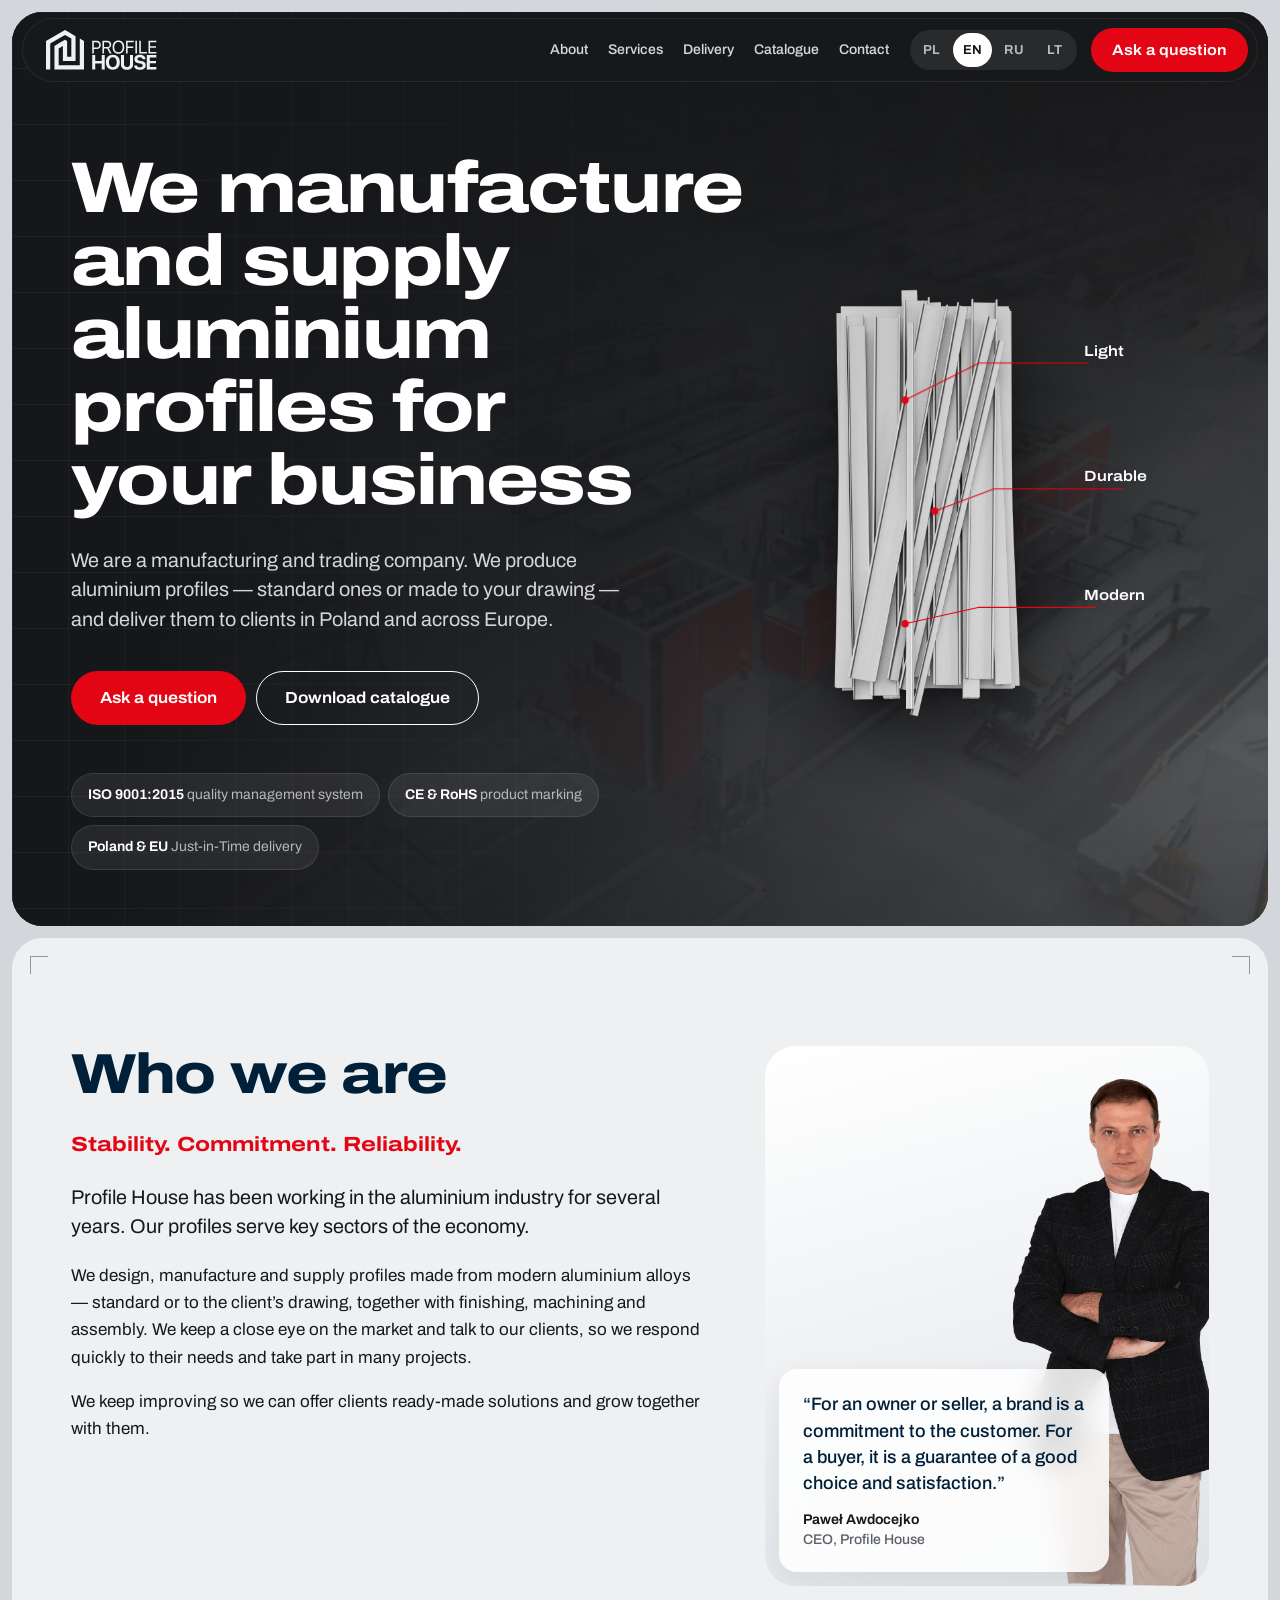
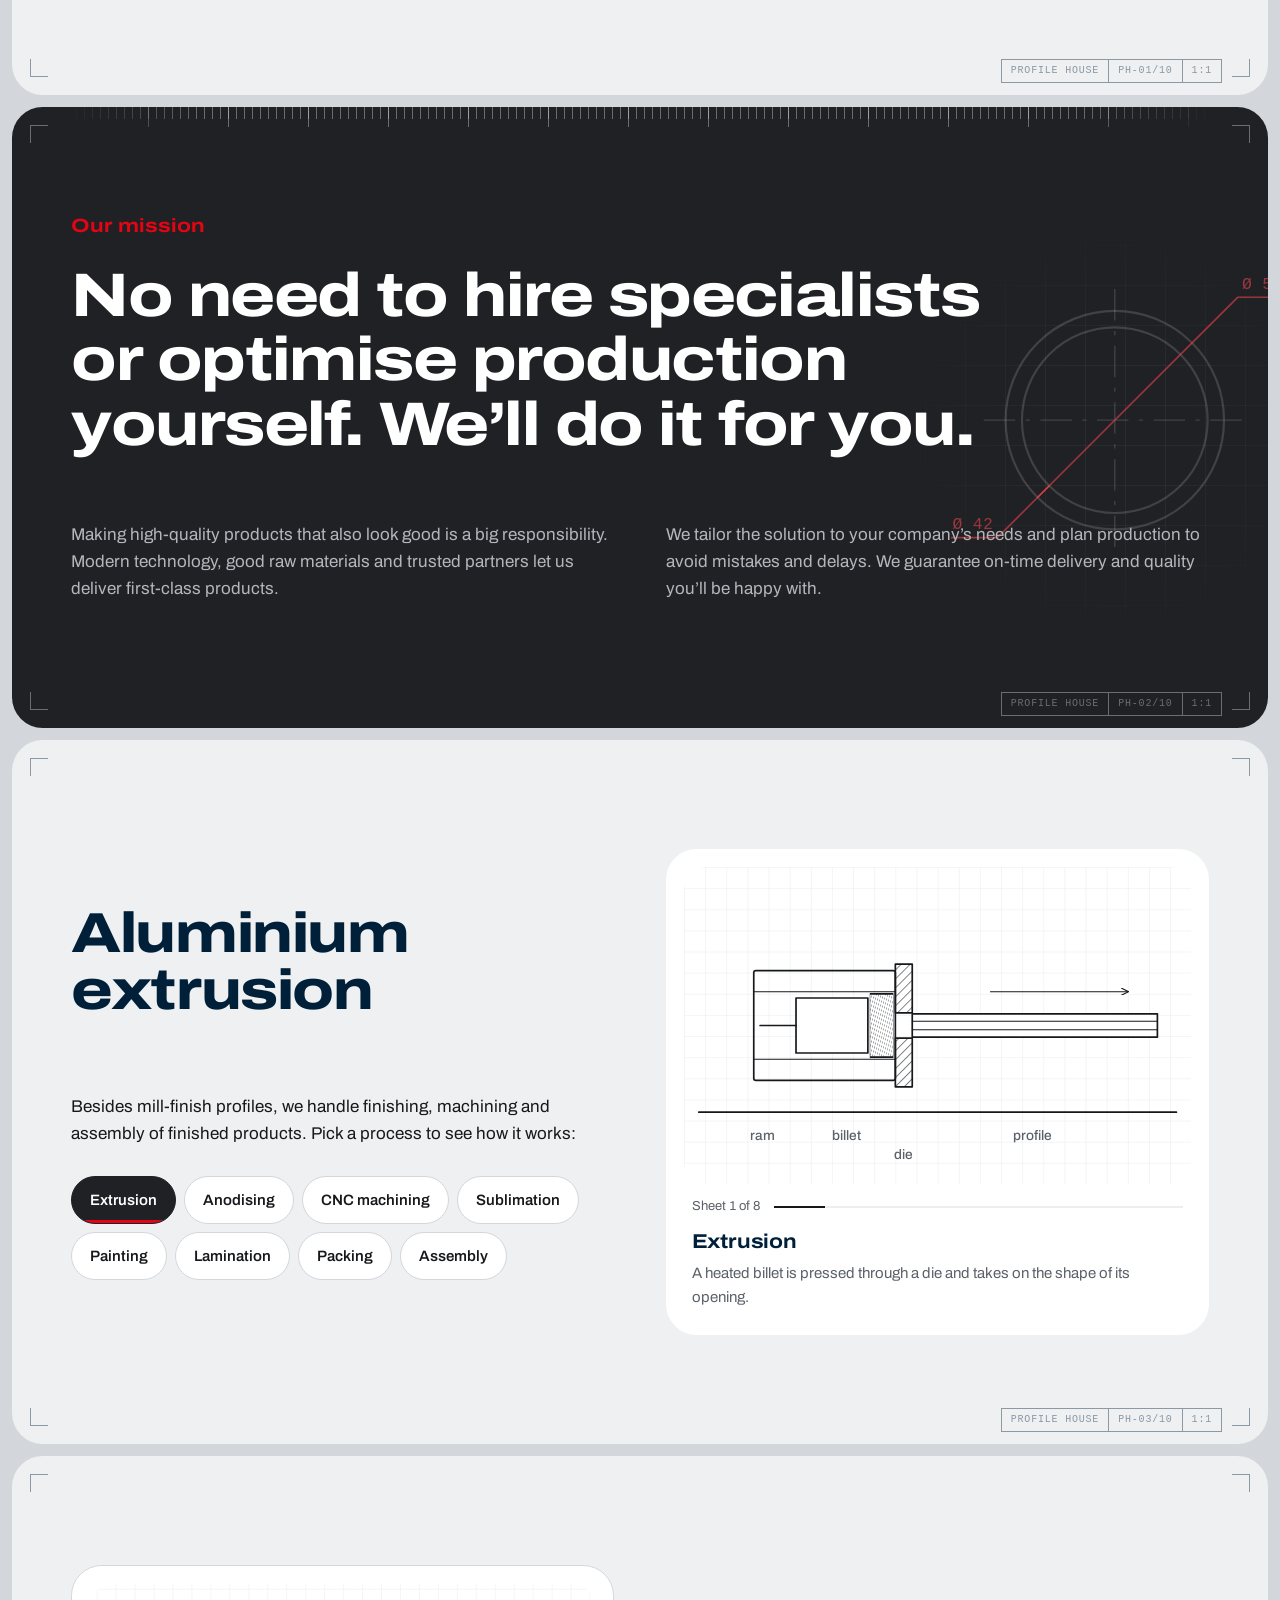
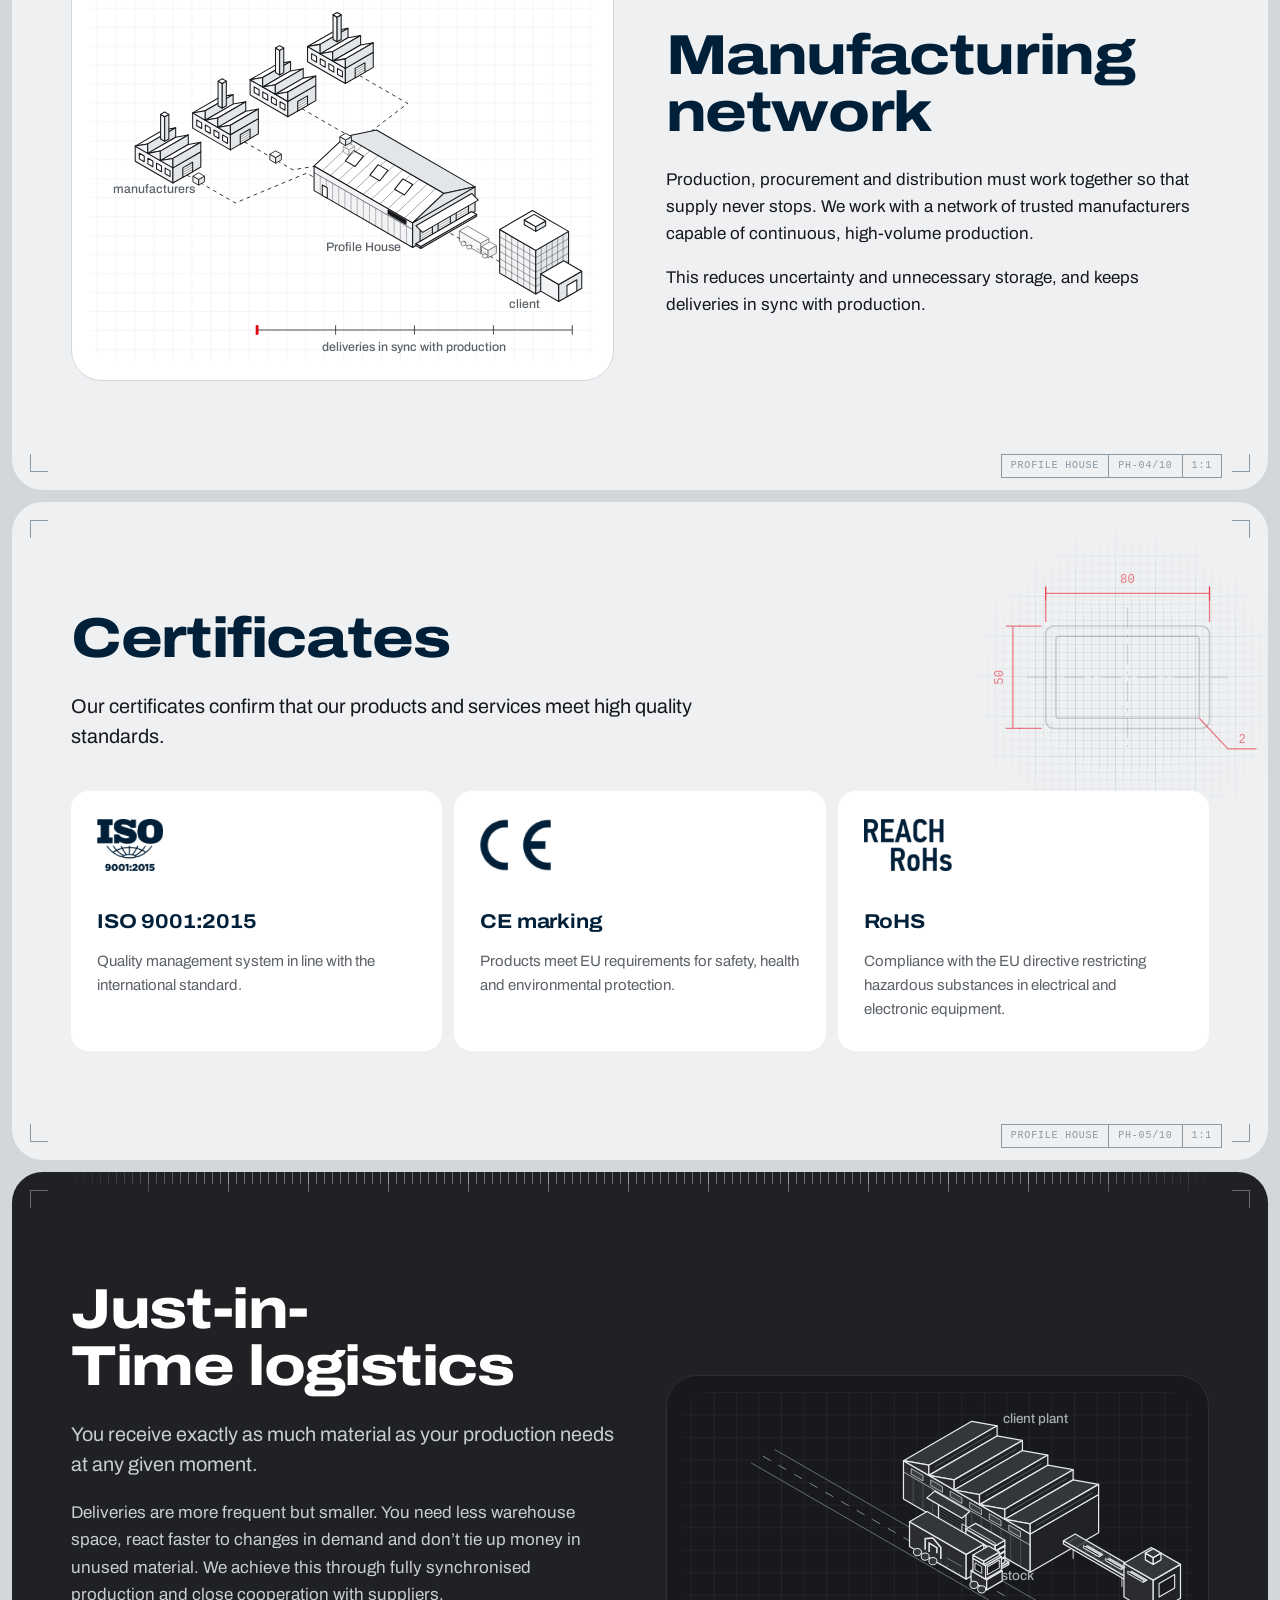
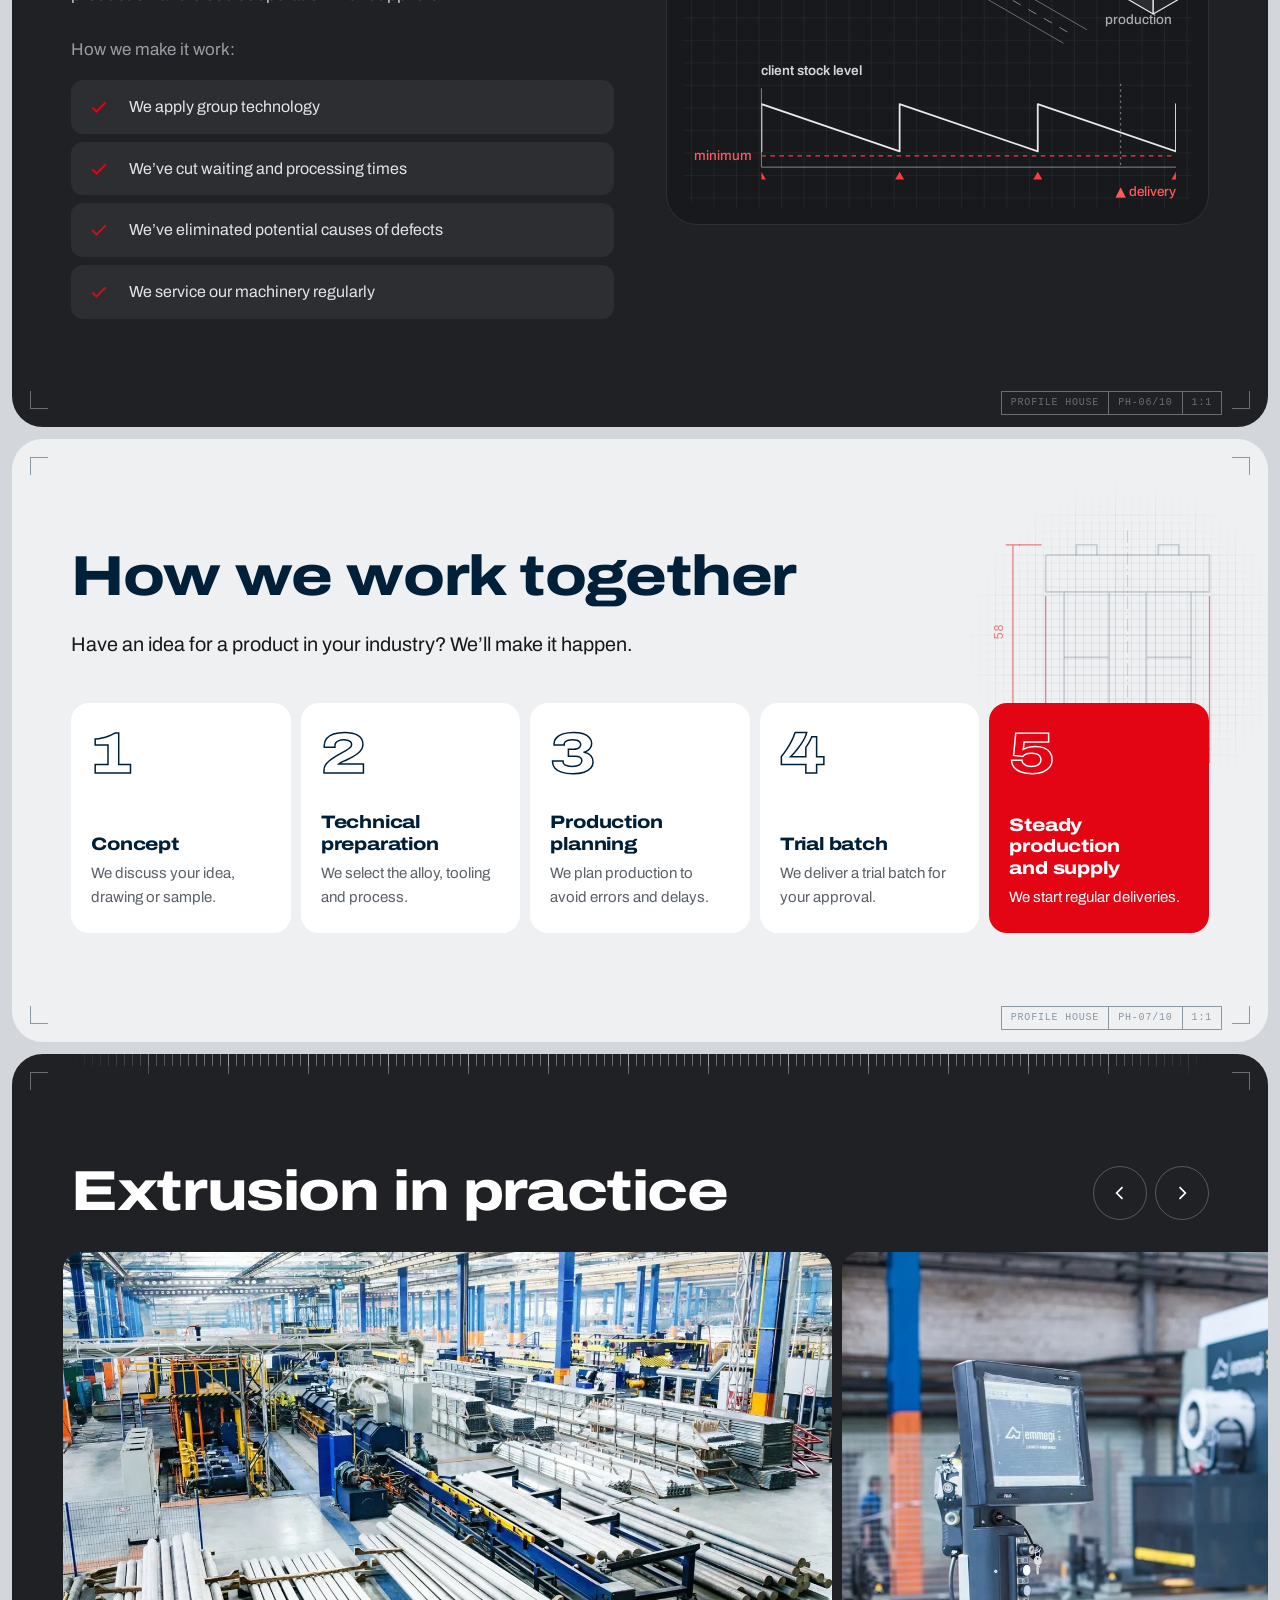
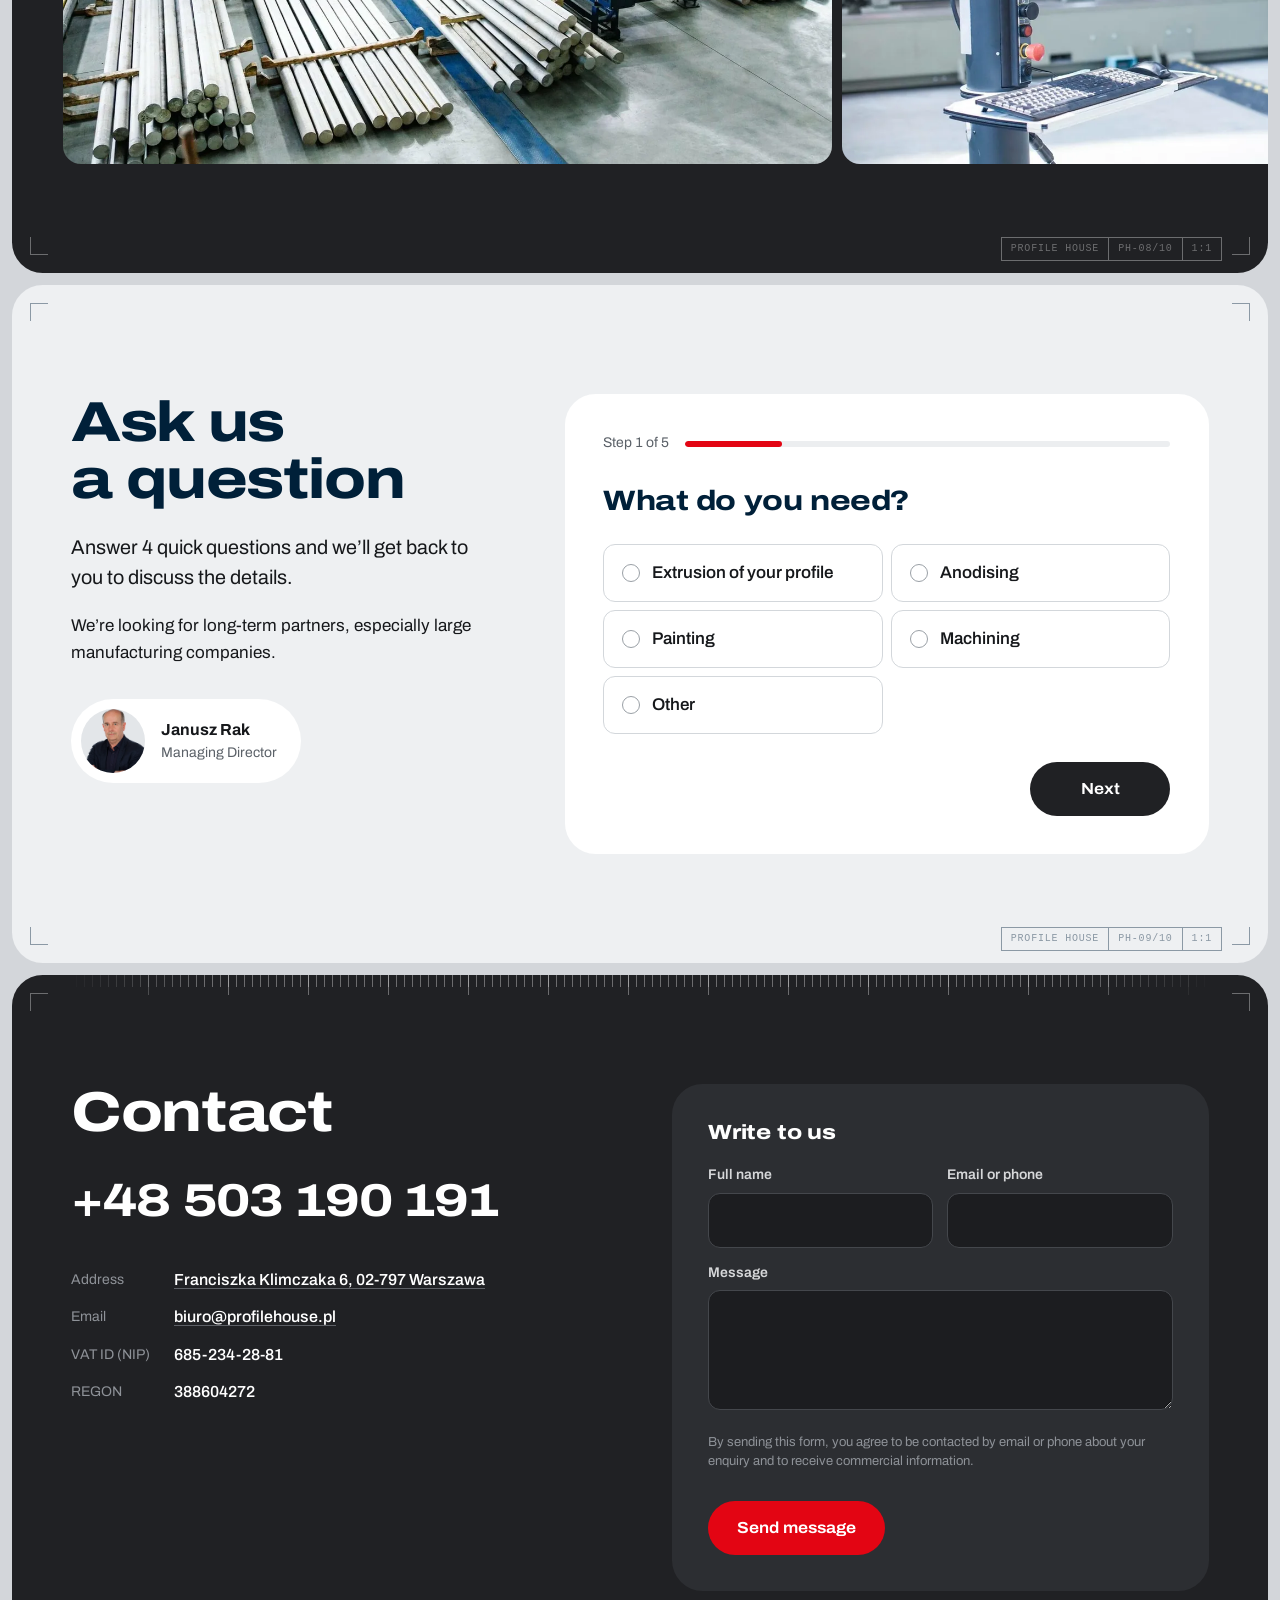
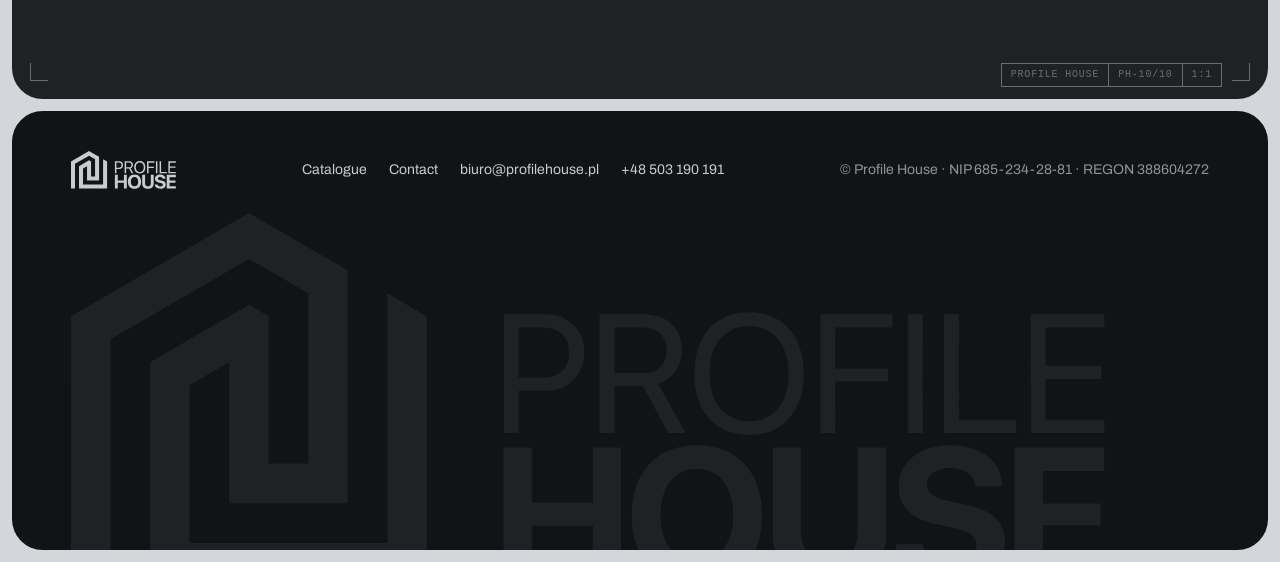
<file: en/instrukcje/index.html>
<!doctype html><html><head><meta charset="utf-8"><title>Profile House</title><link rel="canonical" href="https://profilehouse.pl/en/"><meta name="robots" content="noindex"><meta http-equiv="refresh" content="0; url=/en/"><script>location.replace("/en/")</script></head><body><a href="/en/">https://profilehouse.pl/en/</a></body></html>
</file>
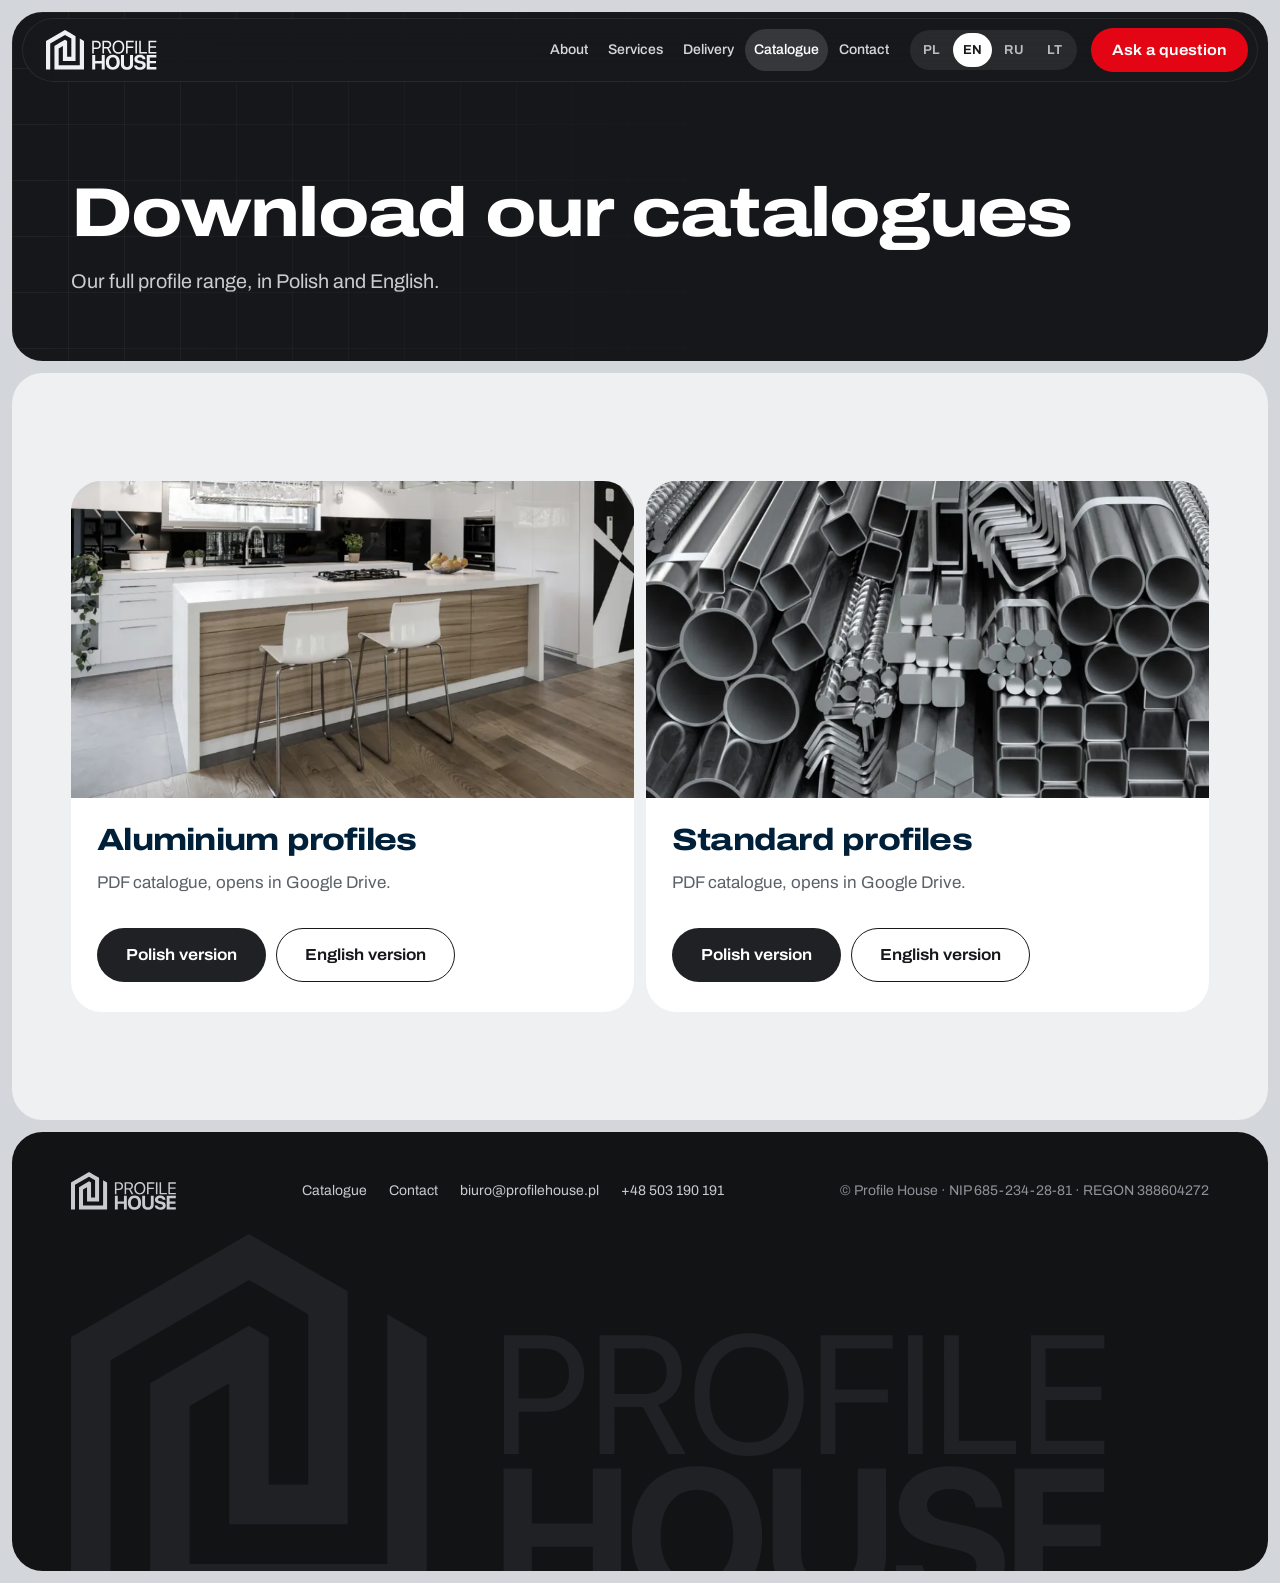
<file: en/katalog/index.html>
<!doctype html>
<html lang="en">
<head>
<meta charset="utf-8">
<meta name="viewport" content="width=device-width,initial-scale=1">
<title>Aluminium profile catalogues | Profile House</title>
<meta name="description" content="Download Profile House catalogues: aluminium profiles and standard profiles, in Polish and English.">
<link rel="canonical" href="https://profilehouse.pl/en/katalog/">
<link rel="alternate" hreflang="pl" href="https://profilehouse.pl/katalog/">
<link rel="alternate" hreflang="en" href="https://profilehouse.pl/en/katalog/">
<link rel="alternate" hreflang="ru" href="https://profilehouse.pl/ru/katalog/">
<link rel="alternate" hreflang="lt" href="https://profilehouse.pl/lt/katalog/">
<link rel="alternate" hreflang="x-default" href="https://profilehouse.pl/katalog/">
<meta property="og:type" content="website">
<meta property="og:locale" content="en_GB">
<meta property="og:title" content="Aluminium profile catalogues | Profile House">
<meta property="og:description" content="Download Profile House catalogues: aluminium profiles and standard profiles, in Polish and English.">
<meta property="og:url" content="https://profilehouse.pl/en/katalog/">
<meta property="og:image" content="https://profilehouse.pl/assets/og/og-en.jpg?v=ce730187">
<meta property="og:image:width" content="1200">
<meta property="og:image:height" content="630">
<meta property="og:image:alt" content="Profile House">
<meta property="og:site_name" content="Profile House">
<meta name="twitter:card" content="summary_large_image">
<meta name="theme-color" content="#202124">
<link rel="icon" href="/assets/favicon.png" type="image/png">
<link rel="apple-touch-icon" href="/assets/apple-touch-icon.png">
<link rel="preload" href="/assets/fonts/archivo-latin-wdth-normal.woff2" as="font" type="font/woff2" crossorigin>
<link rel="stylesheet" href="/assets/site.css?v=838a1575">
<script src="/assets/site.js?v=2a8c0dec" defer></script>
</head>
<body>
<a class="skip" href="#main">Skip to content</a>
<header class="hdr">
  <div class="wrap">
    <a class="logo" href="/en/" aria-label="Profile House — home page"><svg aria-hidden="true" focusable="false" xmlns="http://www.w3.org/2000/svg" width="243" height="80" viewBox="0 0 243 80" fill="none"> <path d="M92.4609 21.6348V47H95.625V37.9473H101.479C106.242 37.9473 109.635 34.5898 109.635 29.7734C109.635 24.9746 106.277 21.6348 101.514 21.6348H92.4609ZM95.625 24.4473H100.688C104.326 24.4473 106.383 26.416 106.383 29.7734C106.383 33.1484 104.309 35.1348 100.688 35.1348H95.625V24.4473ZM116.077 36.9629H122.142L127.574 47H131.283L125.411 36.4707C128.593 35.4688 130.509 32.7266 130.509 29.1934C130.509 24.623 127.31 21.6348 122.423 21.6348H112.913V47H116.077V36.9629ZM116.077 24.4473H122.001C125.271 24.4473 127.24 26.2578 127.24 29.2988C127.24 32.4102 125.394 34.168 122.142 34.168H116.077V24.4473ZM144.844 21.2129C137.655 21.2129 133.155 26.2754 133.155 34.3262C133.155 42.377 137.655 47.4219 144.844 47.4219C152.034 47.4219 156.534 42.377 156.534 34.3262C156.534 26.2754 152.034 21.2129 144.844 21.2129ZM144.844 24.1309C150.03 24.1309 153.282 28.0684 153.282 34.3262C153.282 40.5664 150.03 44.5039 144.844 44.5039C139.659 44.5039 136.407 40.5664 136.407 34.3262C136.407 28.0684 139.659 24.1309 144.844 24.1309ZM163.275 47V36.0137H174.508V33.2012H163.275V24.4824H175.51V21.6348H160.111V47H163.275ZM181.935 47V21.6348H178.771V47H181.935ZM201.895 44.1523H189.661V21.6348H186.497V47H201.895V44.1523ZM220.731 44.1523H208.18V35.4336H220.08V32.6211H208.18V24.4824H220.731V21.6348H205.016V47H220.731V44.1523ZM117.507 79V50.1118H111.461V61.8433H98.4482V50.1118H92.4023V79H98.4482V66.8281H111.461V79H117.507ZM133.704 49.6113C125.136 49.6113 119.771 55.3569 119.771 64.5659C119.771 73.7549 125.136 79.4805 133.704 79.4805C142.253 79.4805 147.638 73.7549 147.638 64.5659C147.638 55.3569 142.253 49.6113 133.704 49.6113ZM133.704 54.6562C138.429 54.6562 141.452 58.5 141.452 64.5659C141.452 70.6118 138.429 74.4355 133.704 74.4355C128.96 74.4355 125.937 70.6118 125.937 64.5659C125.937 58.5 128.98 54.6562 133.704 54.6562ZM155.948 50.1118H149.902V68.79C149.902 75.1562 154.606 79.4805 162.013 79.4805C169.401 79.4805 174.105 75.1562 174.105 68.79V50.1118H168.059V68.1895C168.059 71.8931 165.877 74.3154 162.013 74.3154C158.13 74.3154 155.948 71.8931 155.948 68.1895V50.1118ZM176.189 70.752C176.369 76.1973 180.954 79.4805 187.84 79.4805C195.067 79.4805 199.492 75.917 199.492 70.2715C199.492 65.8872 196.829 63.4248 190.723 62.2036L187.66 61.583C184.257 60.9023 182.855 59.8013 182.855 58.0195C182.855 55.8975 184.857 54.4961 187.84 54.4961C190.883 54.4961 193.025 55.9775 193.226 58.4399H198.931C198.831 53.1348 194.587 49.6113 187.84 49.6113C181.414 49.6113 176.809 53.1147 176.809 58.3999C176.809 62.7041 179.632 65.4668 185.398 66.6079L188.441 67.2085C192.064 67.9492 193.426 69.0303 193.426 70.9321C193.426 73.0542 191.224 74.6157 188 74.6157C184.717 74.6157 182.275 73.1743 181.894 70.752H176.189ZM220.694 73.9951H207.601V66.708H219.953V62.0635H207.601V55.0967H220.694V50.1118H201.555V79H220.694V73.9951Z" fill="currentColor"></path> <path fill-rule="evenodd" clip-rule="evenodd" d="M8.44483 79V26.9547C18.296 21.2388 28.1489 15.5212 38 9.80348L50.669 17.1548C50.669 29.2819 50.669 41.4074 50.669 53.5345H42.2207C42.2207 43.041 42.2207 32.5474 42.2207 22.0556L37.9982 19.6052C30.9615 23.6893 23.9247 27.7733 16.8879 31.8574C16.8879 47.5704 16.8879 63.287 16.8879 79C36.5902 79 56.2977 79 76 79V22.0556L67.5552 17.1548V70.5133C53.4816 70.5133 39.4046 70.5133 25.331 70.5133C25.331 59.2592 25.331 48.0087 25.331 36.7547L33.7758 31.8556C33.7758 41.9091 33.7758 51.9678 33.7758 62.0213C42.2207 62.0213 50.6673 62.0213 59.1121 62.0213C59.1121 45.4316 59.1121 28.8436 59.1121 12.2504C52.0736 8.1681 45.0385 4.08405 38 0C25.3327 7.35305 12.6673 14.7026 0 22.0556V70.5098L8.44483 79ZM0 78.9982L8.44483 79L0 70.5098V78.9982Z" fill="currentColor"></path> </svg> </a>
    <details class="lang-dd"><summary aria-label="Language: English">EN<svg viewBox="0 0 12 12" aria-hidden="true"><path d="M2.5 4.5 6 8l3.5-3.5" fill="none" stroke="currentColor" stroke-width="1.6"/></svg></summary><nav aria-label="Language"><a href="/katalog/" hreflang="pl" lang="pl"><b>PL</b><span>Polski</span></a><a href="/en/katalog/" hreflang="en" lang="en" aria-current="true"><b>EN</b><span>English</span></a><a href="/ru/katalog/" hreflang="ru" lang="ru"><b>RU</b><span>Русский</span></a><a href="/lt/katalog/" hreflang="lt" lang="lt"><b>LT</b><span>Lietuvių</span></a></nav></details>
    <button class="burger" aria-expanded="false" aria-controls="menu" aria-label="Menu"><span></span><span></span><span></span></button>
    <div class="menu" id="menu">
      <nav class="nav" aria-label="Menu"><a href="/en/#o-firmie">About</a><a href="/en/#uslugi">Services</a><a href="/en/#dostawa">Delivery</a><a href="/en/katalog/" aria-current="page">Catalogue</a><a href="/en/#kontakt">Contact</a></nav>
      <div class="hdr-cta">
        <nav class="langs" aria-label="Language"><a href="/katalog/" hreflang="pl" lang="pl" title="Polski">PL</a><a href="/en/katalog/" hreflang="en" lang="en" title="English" aria-current="true">EN</a><a href="/ru/katalog/" hreflang="ru" lang="ru" title="Русский">RU</a><a href="/lt/katalog/" hreflang="lt" lang="lt" title="Lietuvių">LT</a></nav>
        <a class="hdr-tel" href="tel:+48503190191">+48 503 190 191</a>
        <a class="btn btn-primary" href="/en/#pytanie">Ask a question</a>
      </div>
    </div>
  </div>
</header>
<main id="main">
<section class="phead"><div class="wrap"><h1>Download our catalogues</h1><p class="lead">Our full profile range, in Polish and English.</p></div></section>
<section class="sec"><div class="wrap docs"><article class="doc"><div class="pic"><img src="/assets/img/cat-alu.webp" alt="Aluminium profiles in an interior" loading="lazy"></div>
      <div class="body"><h2 style="font-size:clamp(24px,2.4vw,32px)">Aluminium profiles</h2><p class="muted">PDF catalogue, opens in Google Drive.</p>
      <div class="btns"><a class="btn btn-dark" href="https://drive.google.com/file/d/146raLvkaKNVfp8Fd7JapO6LkKJJJqZo8/view" target="_blank" rel="noopener" hreflang="pl">Polish version</a>
      <a class="btn btn-ghost" href="https://drive.google.com/file/d/1ZUVsVcsnGmH6dWVHLZSj8mpN-NIaOUBR/view" target="_blank" rel="noopener" hreflang="en"><span>English version</span></a></div></div></article><article class="doc"><div class="pic"><img src="/assets/img/cat-std.webp" alt="Tubes and sections" loading="lazy"></div>
      <div class="body"><h2 style="font-size:clamp(24px,2.4vw,32px)">Standard profiles</h2><p class="muted">PDF catalogue, opens in Google Drive.</p>
      <div class="btns"><a class="btn btn-dark" href="https://drive.google.com/file/d/1vE2aft_KQeAUr4kOvHjrNeTyWgpJQyx0/view" target="_blank" rel="noopener" hreflang="pl">Polish version</a>
      <a class="btn btn-ghost" href="https://drive.google.com/file/d/14wH1H73xB2N5lSs9y5aIV4znBWw6-WT4/view" target="_blank" rel="noopener" hreflang="en"><span>English version</span></a></div></div></article></div></section>
</main>
<footer class="ftr">
  <div class="wrap">
    <a class="logo" href="/en/" aria-label="Profile House"><svg aria-hidden="true" focusable="false" xmlns="http://www.w3.org/2000/svg" width="243" height="80" viewBox="0 0 243 80" fill="none"> <path d="M92.4609 21.6348V47H95.625V37.9473H101.479C106.242 37.9473 109.635 34.5898 109.635 29.7734C109.635 24.9746 106.277 21.6348 101.514 21.6348H92.4609ZM95.625 24.4473H100.688C104.326 24.4473 106.383 26.416 106.383 29.7734C106.383 33.1484 104.309 35.1348 100.688 35.1348H95.625V24.4473ZM116.077 36.9629H122.142L127.574 47H131.283L125.411 36.4707C128.593 35.4688 130.509 32.7266 130.509 29.1934C130.509 24.623 127.31 21.6348 122.423 21.6348H112.913V47H116.077V36.9629ZM116.077 24.4473H122.001C125.271 24.4473 127.24 26.2578 127.24 29.2988C127.24 32.4102 125.394 34.168 122.142 34.168H116.077V24.4473ZM144.844 21.2129C137.655 21.2129 133.155 26.2754 133.155 34.3262C133.155 42.377 137.655 47.4219 144.844 47.4219C152.034 47.4219 156.534 42.377 156.534 34.3262C156.534 26.2754 152.034 21.2129 144.844 21.2129ZM144.844 24.1309C150.03 24.1309 153.282 28.0684 153.282 34.3262C153.282 40.5664 150.03 44.5039 144.844 44.5039C139.659 44.5039 136.407 40.5664 136.407 34.3262C136.407 28.0684 139.659 24.1309 144.844 24.1309ZM163.275 47V36.0137H174.508V33.2012H163.275V24.4824H175.51V21.6348H160.111V47H163.275ZM181.935 47V21.6348H178.771V47H181.935ZM201.895 44.1523H189.661V21.6348H186.497V47H201.895V44.1523ZM220.731 44.1523H208.18V35.4336H220.08V32.6211H208.18V24.4824H220.731V21.6348H205.016V47H220.731V44.1523ZM117.507 79V50.1118H111.461V61.8433H98.4482V50.1118H92.4023V79H98.4482V66.8281H111.461V79H117.507ZM133.704 49.6113C125.136 49.6113 119.771 55.3569 119.771 64.5659C119.771 73.7549 125.136 79.4805 133.704 79.4805C142.253 79.4805 147.638 73.7549 147.638 64.5659C147.638 55.3569 142.253 49.6113 133.704 49.6113ZM133.704 54.6562C138.429 54.6562 141.452 58.5 141.452 64.5659C141.452 70.6118 138.429 74.4355 133.704 74.4355C128.96 74.4355 125.937 70.6118 125.937 64.5659C125.937 58.5 128.98 54.6562 133.704 54.6562ZM155.948 50.1118H149.902V68.79C149.902 75.1562 154.606 79.4805 162.013 79.4805C169.401 79.4805 174.105 75.1562 174.105 68.79V50.1118H168.059V68.1895C168.059 71.8931 165.877 74.3154 162.013 74.3154C158.13 74.3154 155.948 71.8931 155.948 68.1895V50.1118ZM176.189 70.752C176.369 76.1973 180.954 79.4805 187.84 79.4805C195.067 79.4805 199.492 75.917 199.492 70.2715C199.492 65.8872 196.829 63.4248 190.723 62.2036L187.66 61.583C184.257 60.9023 182.855 59.8013 182.855 58.0195C182.855 55.8975 184.857 54.4961 187.84 54.4961C190.883 54.4961 193.025 55.9775 193.226 58.4399H198.931C198.831 53.1348 194.587 49.6113 187.84 49.6113C181.414 49.6113 176.809 53.1147 176.809 58.3999C176.809 62.7041 179.632 65.4668 185.398 66.6079L188.441 67.2085C192.064 67.9492 193.426 69.0303 193.426 70.9321C193.426 73.0542 191.224 74.6157 188 74.6157C184.717 74.6157 182.275 73.1743 181.894 70.752H176.189ZM220.694 73.9951H207.601V66.708H219.953V62.0635H207.601V55.0967H220.694V50.1118H201.555V79H220.694V73.9951Z" fill="currentColor"></path> <path fill-rule="evenodd" clip-rule="evenodd" d="M8.44483 79V26.9547C18.296 21.2388 28.1489 15.5212 38 9.80348L50.669 17.1548C50.669 29.2819 50.669 41.4074 50.669 53.5345H42.2207C42.2207 43.041 42.2207 32.5474 42.2207 22.0556L37.9982 19.6052C30.9615 23.6893 23.9247 27.7733 16.8879 31.8574C16.8879 47.5704 16.8879 63.287 16.8879 79C36.5902 79 56.2977 79 76 79V22.0556L67.5552 17.1548V70.5133C53.4816 70.5133 39.4046 70.5133 25.331 70.5133C25.331 59.2592 25.331 48.0087 25.331 36.7547L33.7758 31.8556C33.7758 41.9091 33.7758 51.9678 33.7758 62.0213C42.2207 62.0213 50.6673 62.0213 59.1121 62.0213C59.1121 45.4316 59.1121 28.8436 59.1121 12.2504C52.0736 8.1681 45.0385 4.08405 38 0C25.3327 7.35305 12.6673 14.7026 0 22.0556V70.5098L8.44483 79ZM0 78.9982L8.44483 79L0 70.5098V78.9982Z" fill="currentColor"></path> </svg> </a>
    <nav aria-label="Footer">
      <a href="/en/katalog/">Catalogue</a>
      <a href="/en/#kontakt">Contact</a>
      <a href="mailto:biuro@profilehouse.pl">biuro@profilehouse.pl</a>
      <a href="tel:+48503190191">+48 503 190 191</a>
    </nav>
    <div>© Profile House · NIP 685-234-28-81 · REGON 388604272</div>
  </div>
  <div class="wrap ftr-mark" aria-hidden="true"><svg aria-hidden="true" focusable="false" xmlns="http://www.w3.org/2000/svg" width="243" height="80" viewBox="0 0 243 80" fill="none"> <path d="M92.4609 21.6348V47H95.625V37.9473H101.479C106.242 37.9473 109.635 34.5898 109.635 29.7734C109.635 24.9746 106.277 21.6348 101.514 21.6348H92.4609ZM95.625 24.4473H100.688C104.326 24.4473 106.383 26.416 106.383 29.7734C106.383 33.1484 104.309 35.1348 100.688 35.1348H95.625V24.4473ZM116.077 36.9629H122.142L127.574 47H131.283L125.411 36.4707C128.593 35.4688 130.509 32.7266 130.509 29.1934C130.509 24.623 127.31 21.6348 122.423 21.6348H112.913V47H116.077V36.9629ZM116.077 24.4473H122.001C125.271 24.4473 127.24 26.2578 127.24 29.2988C127.24 32.4102 125.394 34.168 122.142 34.168H116.077V24.4473ZM144.844 21.2129C137.655 21.2129 133.155 26.2754 133.155 34.3262C133.155 42.377 137.655 47.4219 144.844 47.4219C152.034 47.4219 156.534 42.377 156.534 34.3262C156.534 26.2754 152.034 21.2129 144.844 21.2129ZM144.844 24.1309C150.03 24.1309 153.282 28.0684 153.282 34.3262C153.282 40.5664 150.03 44.5039 144.844 44.5039C139.659 44.5039 136.407 40.5664 136.407 34.3262C136.407 28.0684 139.659 24.1309 144.844 24.1309ZM163.275 47V36.0137H174.508V33.2012H163.275V24.4824H175.51V21.6348H160.111V47H163.275ZM181.935 47V21.6348H178.771V47H181.935ZM201.895 44.1523H189.661V21.6348H186.497V47H201.895V44.1523ZM220.731 44.1523H208.18V35.4336H220.08V32.6211H208.18V24.4824H220.731V21.6348H205.016V47H220.731V44.1523ZM117.507 79V50.1118H111.461V61.8433H98.4482V50.1118H92.4023V79H98.4482V66.8281H111.461V79H117.507ZM133.704 49.6113C125.136 49.6113 119.771 55.3569 119.771 64.5659C119.771 73.7549 125.136 79.4805 133.704 79.4805C142.253 79.4805 147.638 73.7549 147.638 64.5659C147.638 55.3569 142.253 49.6113 133.704 49.6113ZM133.704 54.6562C138.429 54.6562 141.452 58.5 141.452 64.5659C141.452 70.6118 138.429 74.4355 133.704 74.4355C128.96 74.4355 125.937 70.6118 125.937 64.5659C125.937 58.5 128.98 54.6562 133.704 54.6562ZM155.948 50.1118H149.902V68.79C149.902 75.1562 154.606 79.4805 162.013 79.4805C169.401 79.4805 174.105 75.1562 174.105 68.79V50.1118H168.059V68.1895C168.059 71.8931 165.877 74.3154 162.013 74.3154C158.13 74.3154 155.948 71.8931 155.948 68.1895V50.1118ZM176.189 70.752C176.369 76.1973 180.954 79.4805 187.84 79.4805C195.067 79.4805 199.492 75.917 199.492 70.2715C199.492 65.8872 196.829 63.4248 190.723 62.2036L187.66 61.583C184.257 60.9023 182.855 59.8013 182.855 58.0195C182.855 55.8975 184.857 54.4961 187.84 54.4961C190.883 54.4961 193.025 55.9775 193.226 58.4399H198.931C198.831 53.1348 194.587 49.6113 187.84 49.6113C181.414 49.6113 176.809 53.1147 176.809 58.3999C176.809 62.7041 179.632 65.4668 185.398 66.6079L188.441 67.2085C192.064 67.9492 193.426 69.0303 193.426 70.9321C193.426 73.0542 191.224 74.6157 188 74.6157C184.717 74.6157 182.275 73.1743 181.894 70.752H176.189ZM220.694 73.9951H207.601V66.708H219.953V62.0635H207.601V55.0967H220.694V50.1118H201.555V79H220.694V73.9951Z" fill="currentColor"></path> <path fill-rule="evenodd" clip-rule="evenodd" d="M8.44483 79V26.9547C18.296 21.2388 28.1489 15.5212 38 9.80348L50.669 17.1548C50.669 29.2819 50.669 41.4074 50.669 53.5345H42.2207C42.2207 43.041 42.2207 32.5474 42.2207 22.0556L37.9982 19.6052C30.9615 23.6893 23.9247 27.7733 16.8879 31.8574C16.8879 47.5704 16.8879 63.287 16.8879 79C36.5902 79 56.2977 79 76 79V22.0556L67.5552 17.1548V70.5133C53.4816 70.5133 39.4046 70.5133 25.331 70.5133C25.331 59.2592 25.331 48.0087 25.331 36.7547L33.7758 31.8556C33.7758 41.9091 33.7758 51.9678 33.7758 62.0213C42.2207 62.0213 50.6673 62.0213 59.1121 62.0213C59.1121 45.4316 59.1121 28.8436 59.1121 12.2504C52.0736 8.1681 45.0385 4.08405 38 0C25.3327 7.35305 12.6673 14.7026 0 22.0556V70.5098L8.44483 79ZM0 78.9982L8.44483 79L0 70.5098V78.9982Z" fill="currentColor"></path> </svg> </div>
</footer>
</body>
</html>
</file>
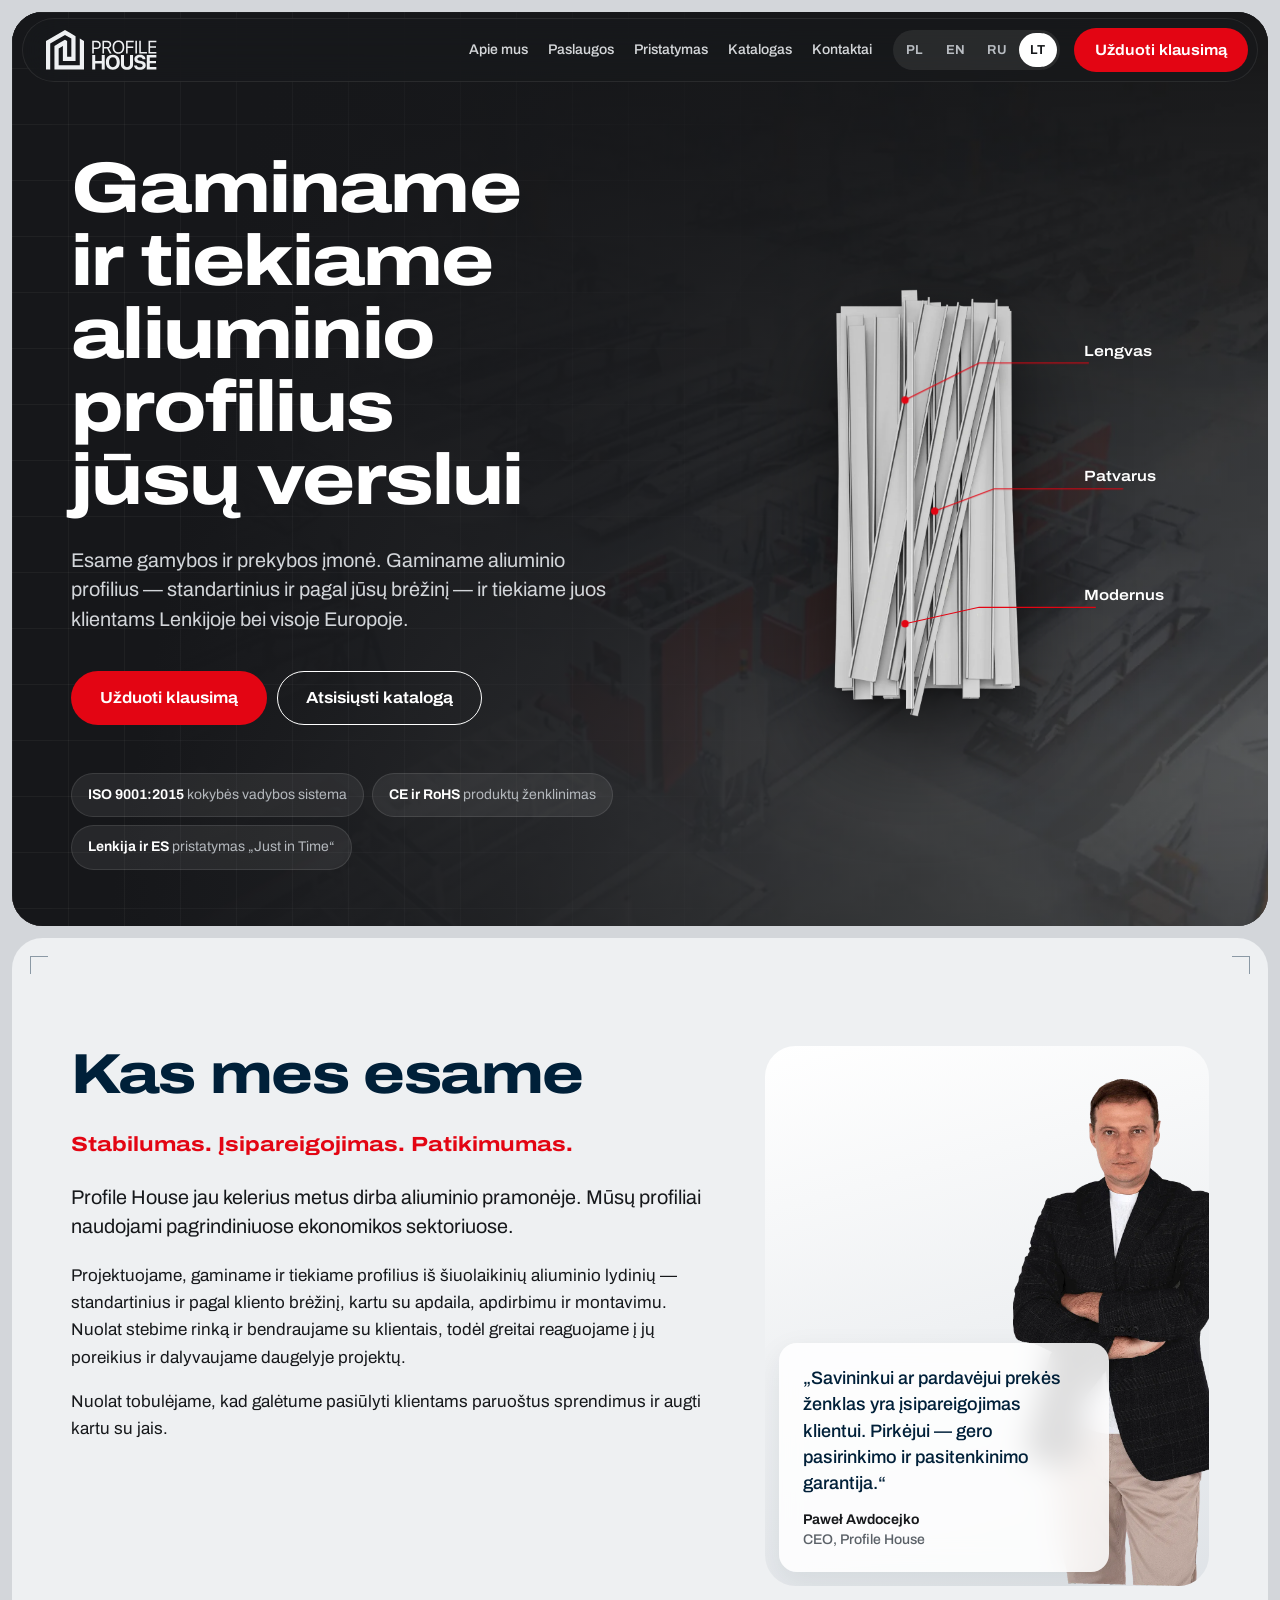
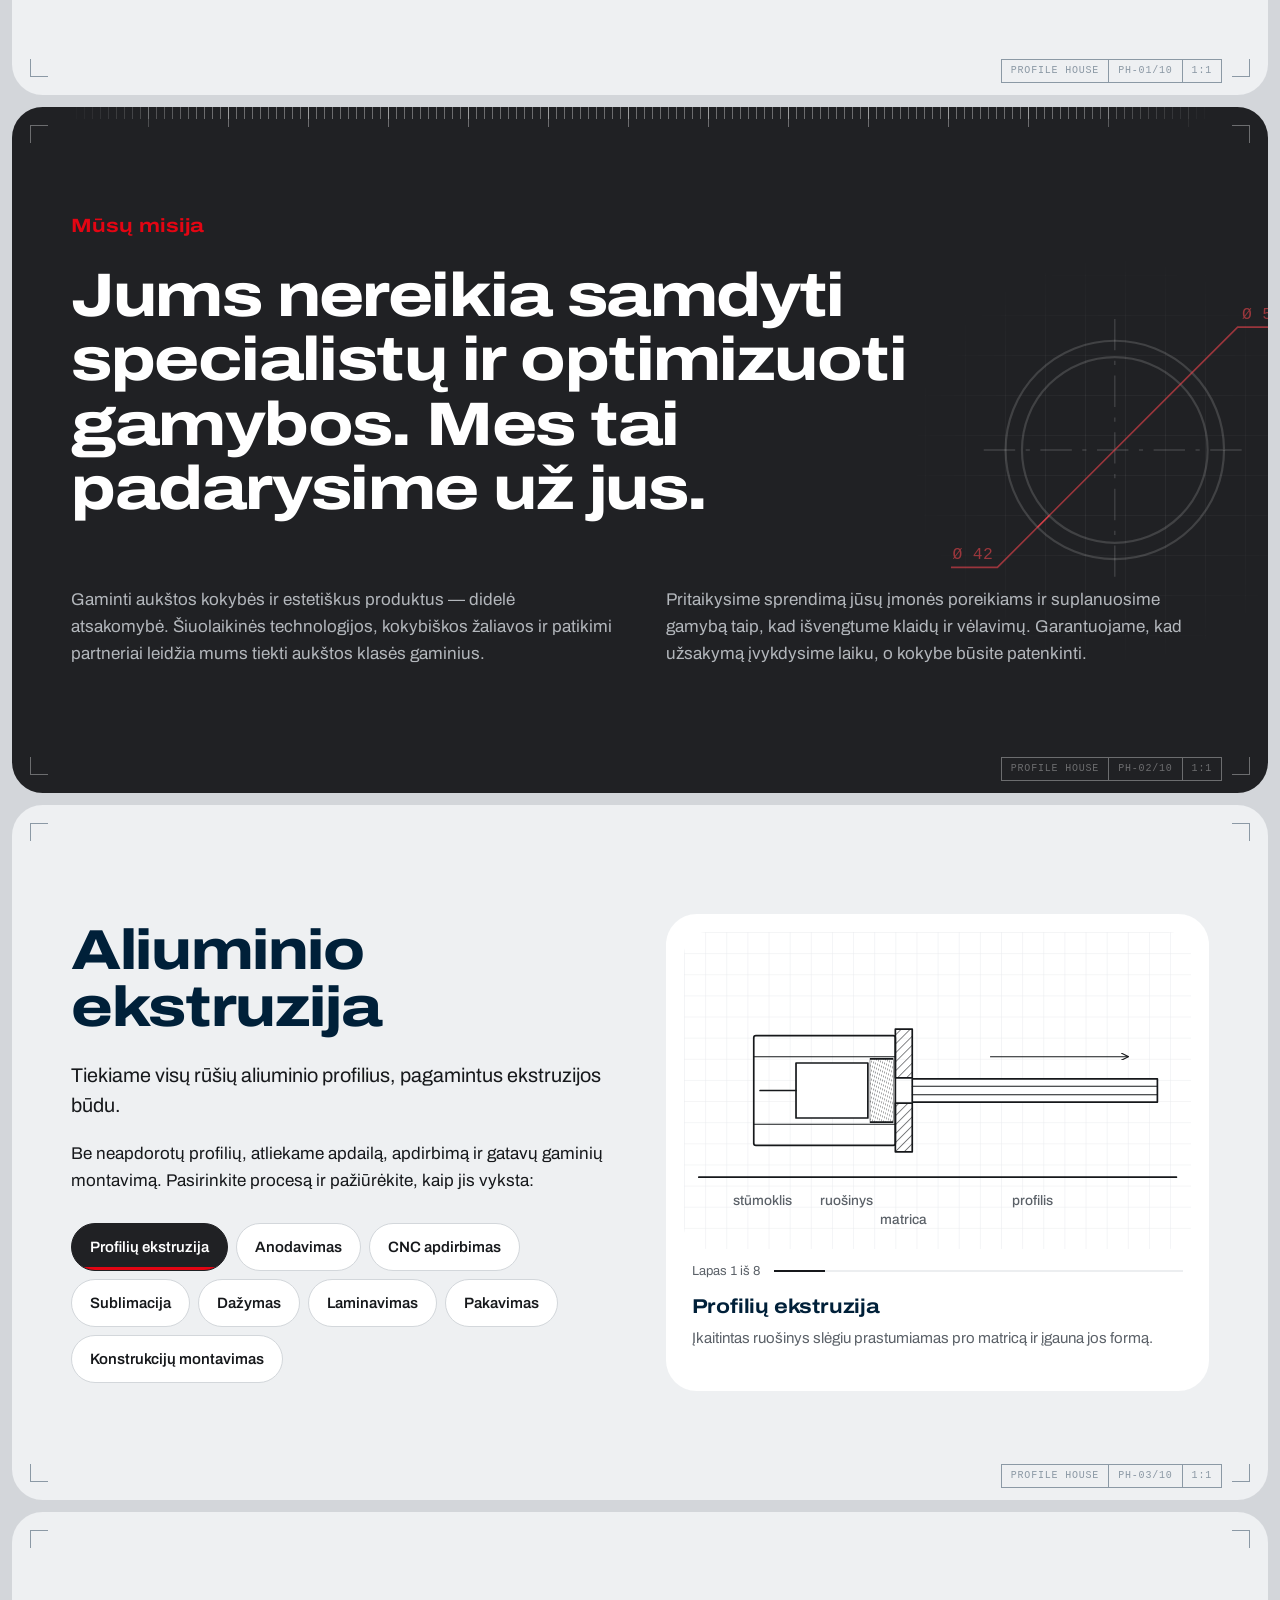
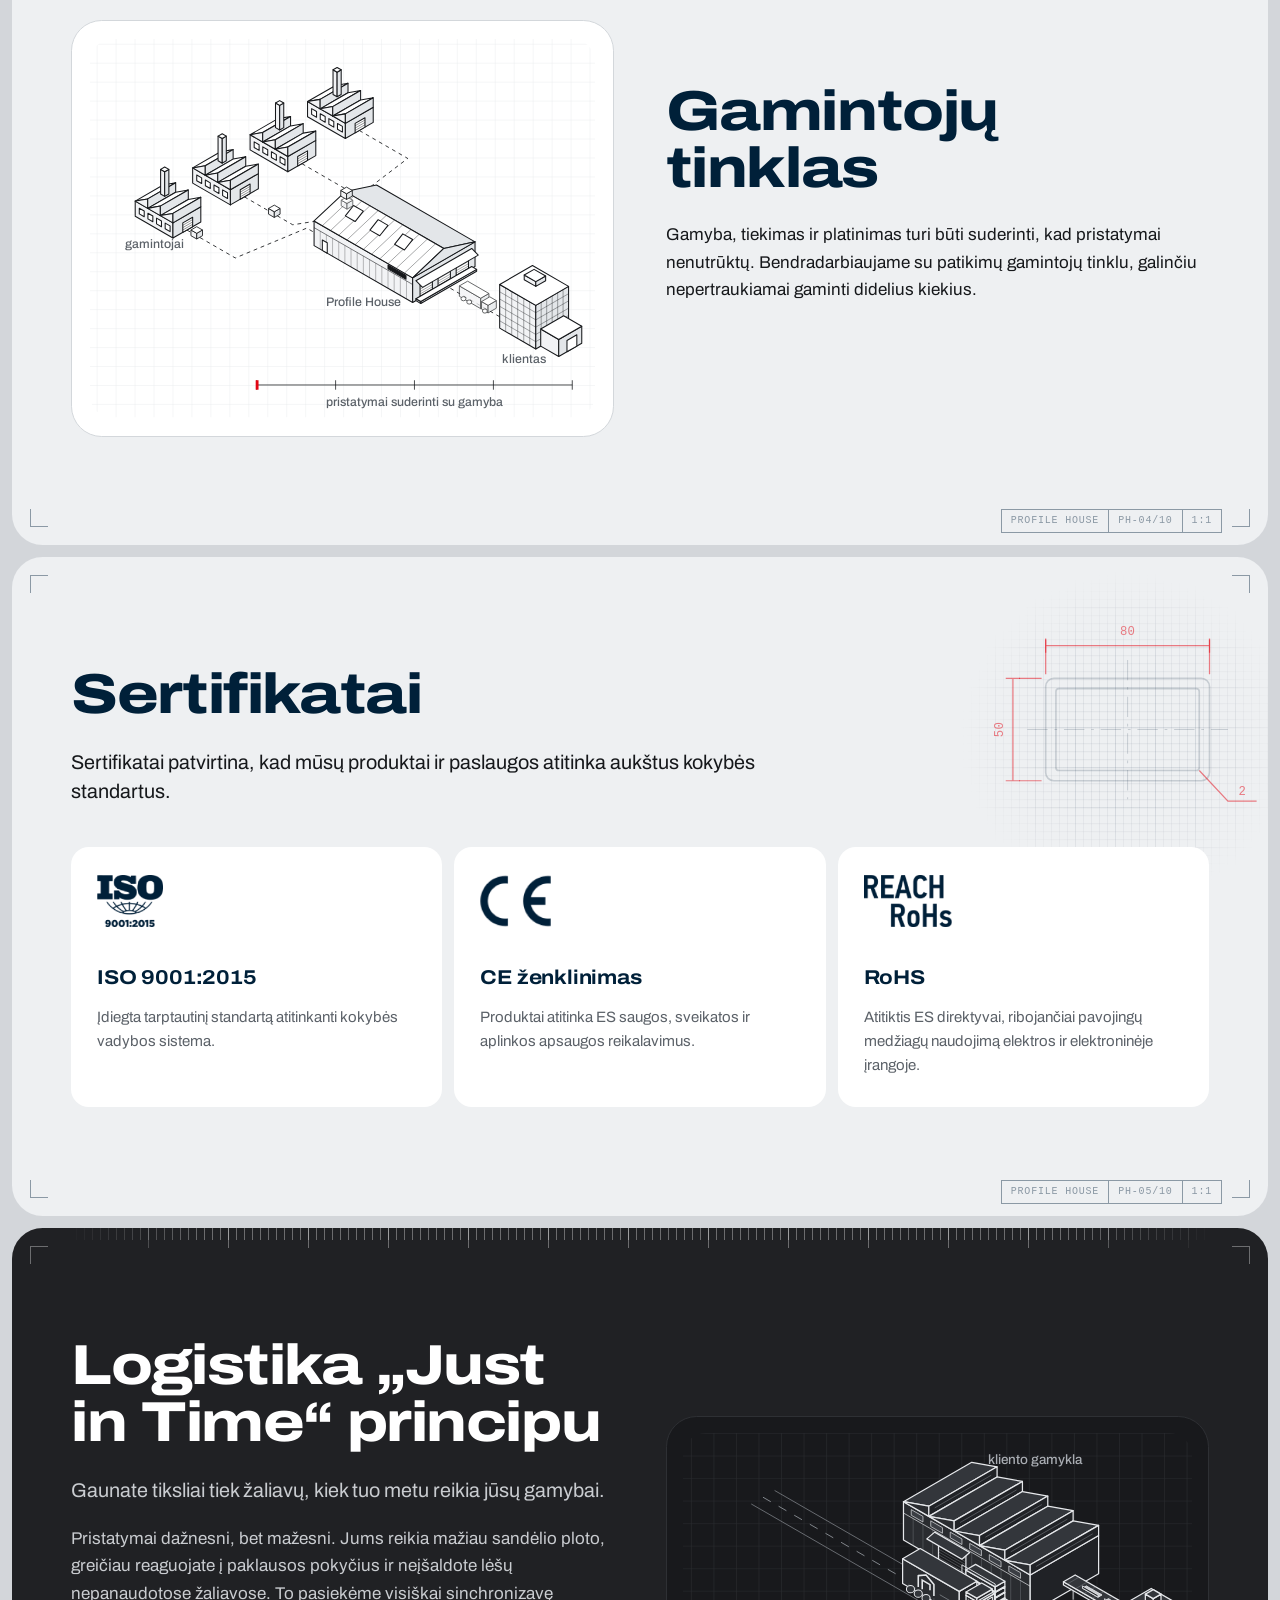
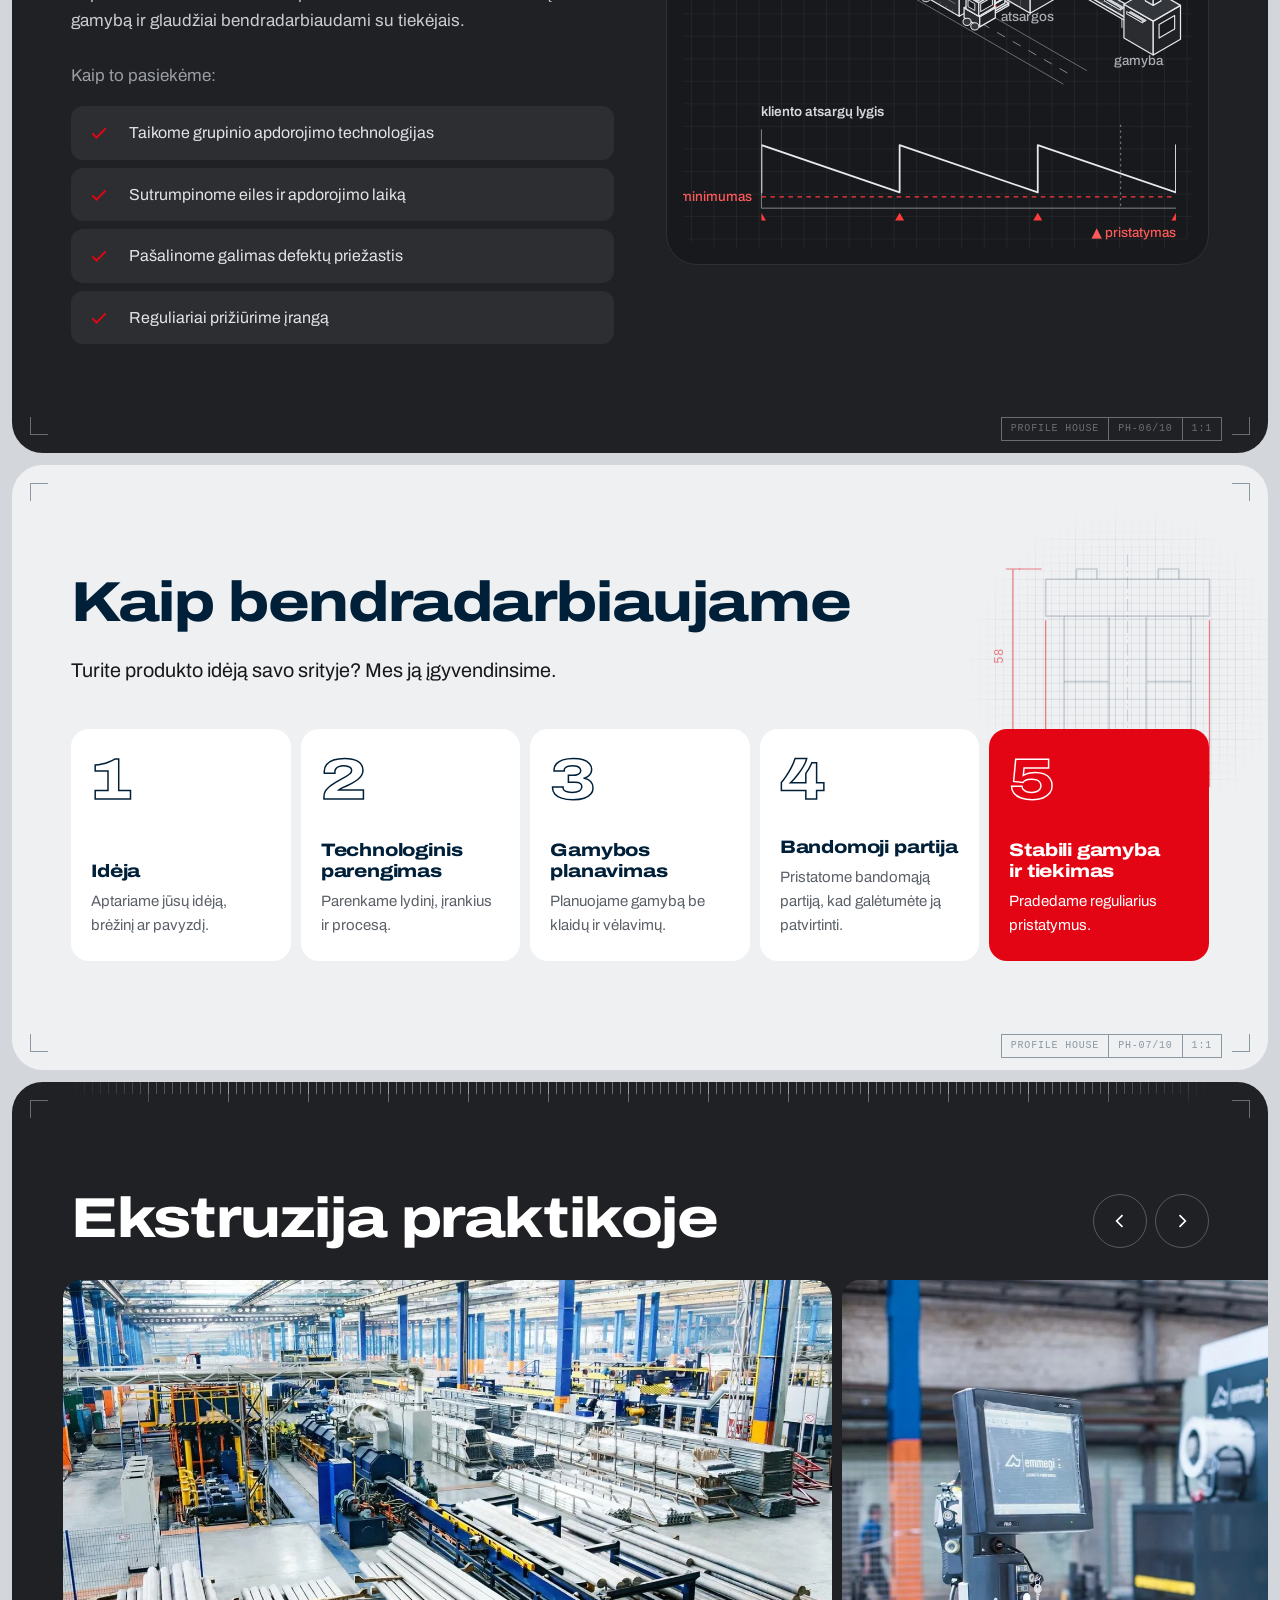
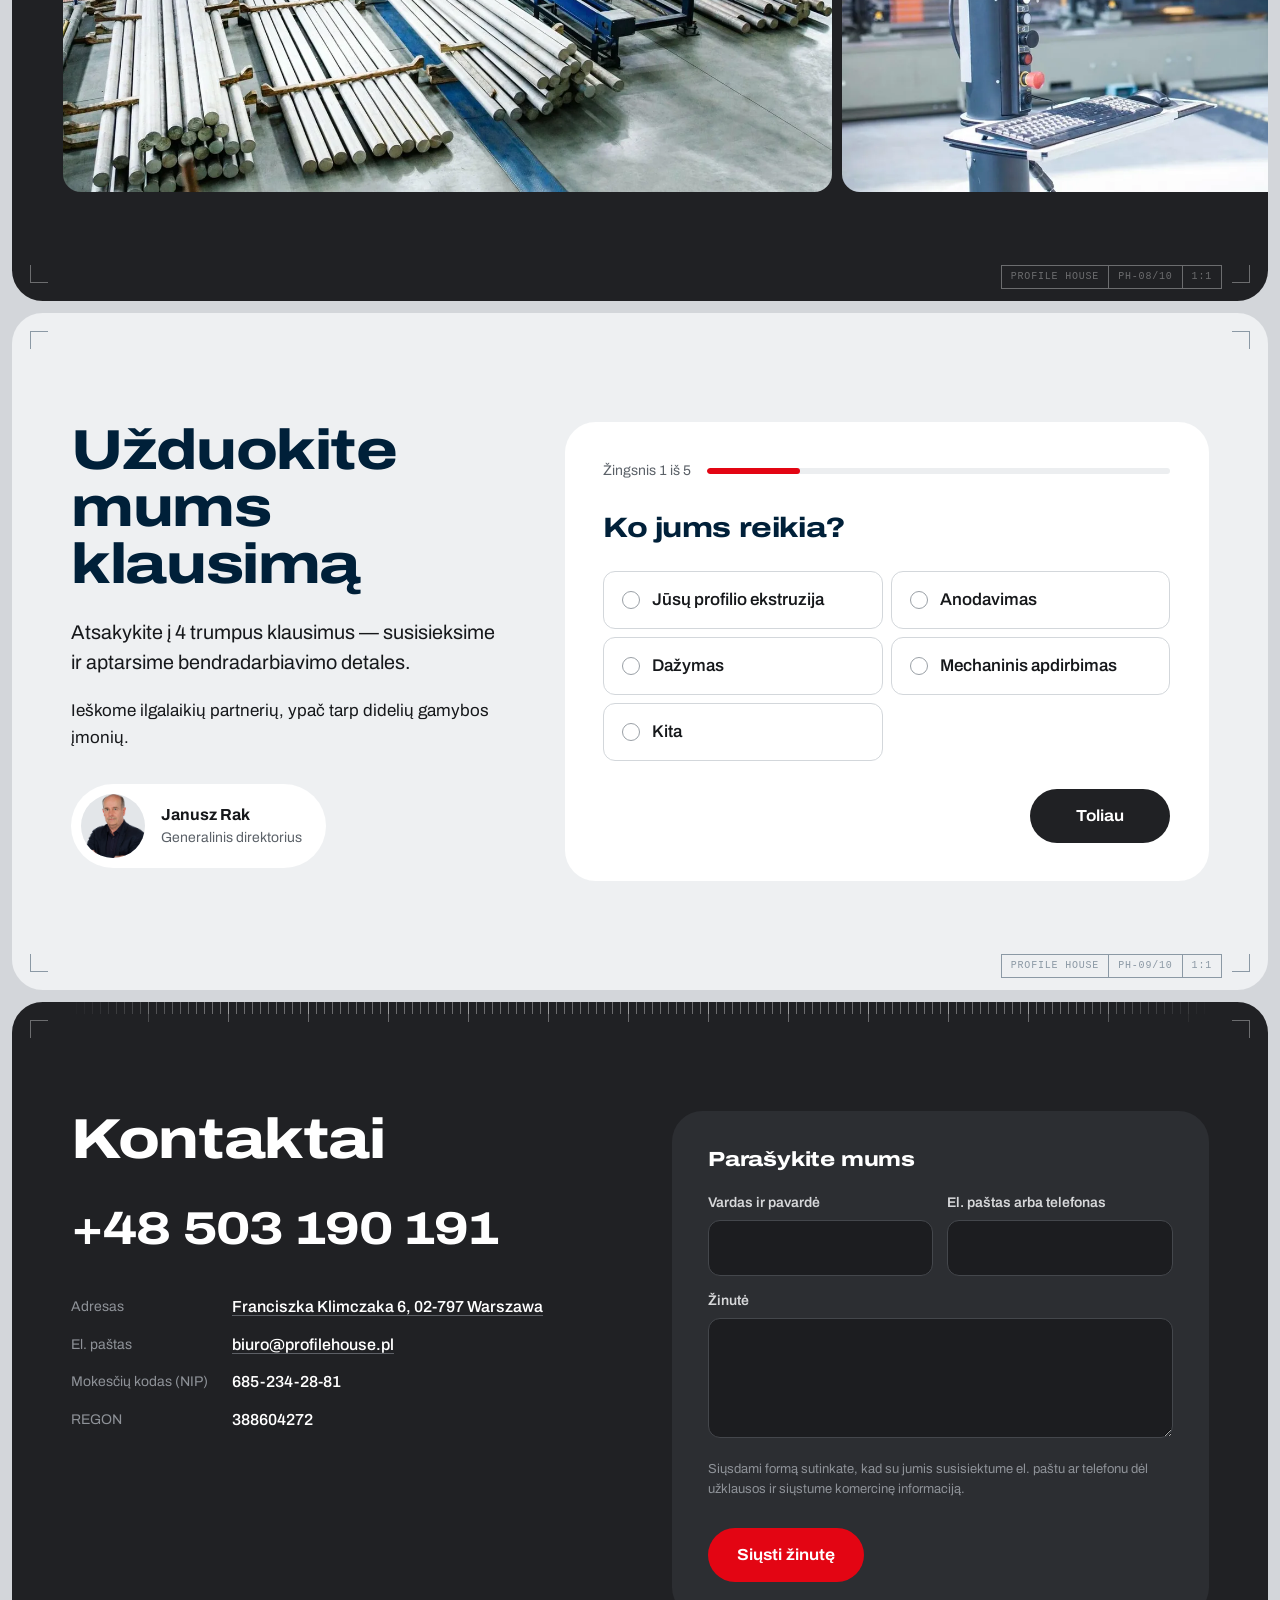
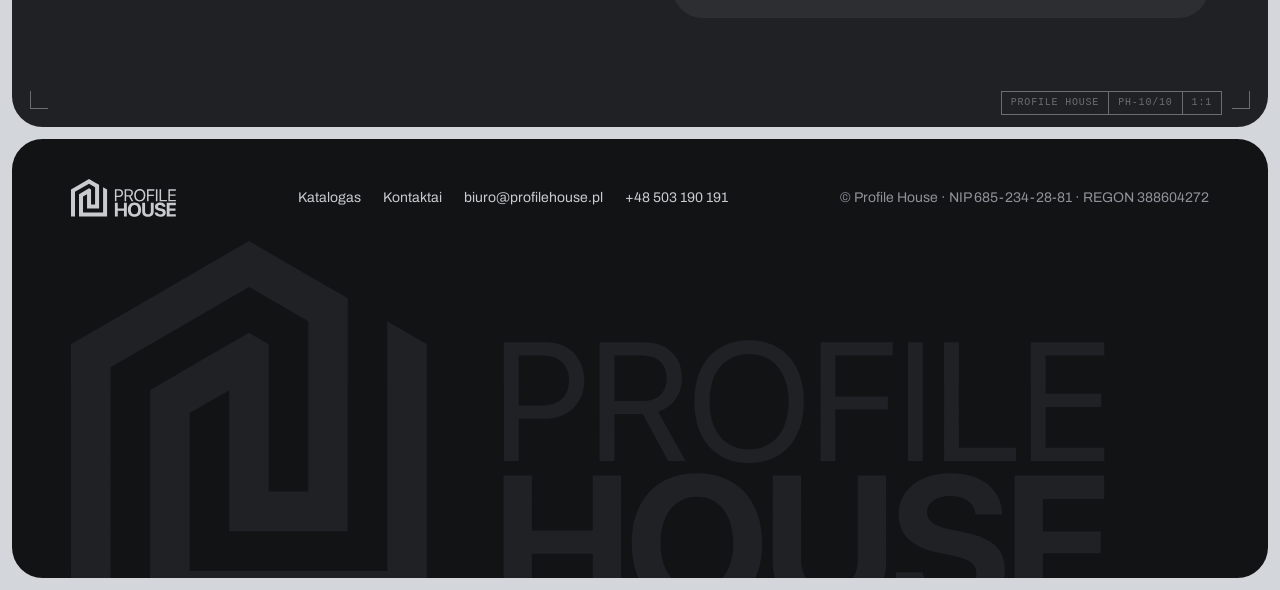
<file: lt/instrukcje/index.html>
<!doctype html><html><head><meta charset="utf-8"><title>Profile House</title><link rel="canonical" href="https://profilehouse.pl/lt/"><meta name="robots" content="noindex"><meta http-equiv="refresh" content="0; url=/lt/"><script>location.replace("/lt/")</script></head><body><a href="/lt/">https://profilehouse.pl/lt/</a></body></html>
</file>
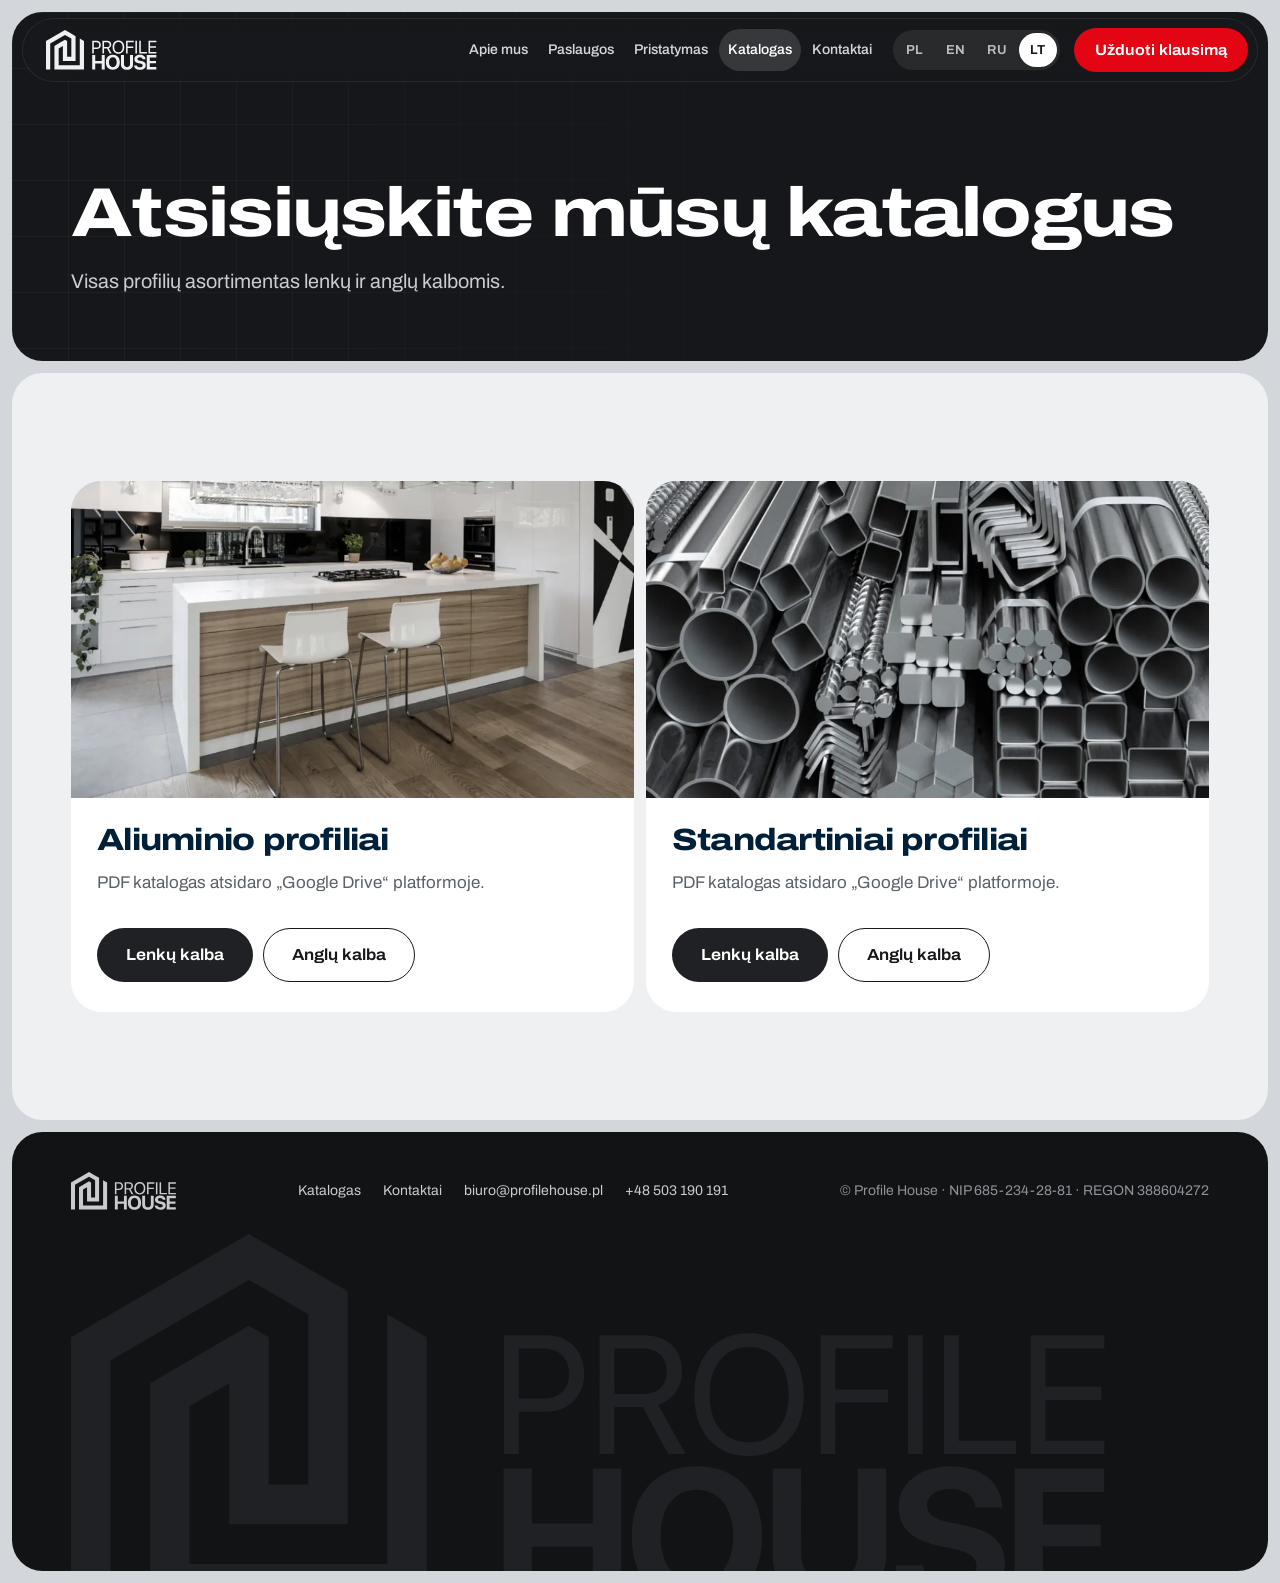
<file: lt/katalog/index.html>
<!doctype html>
<html lang="lt">
<head>
<meta charset="utf-8">
<meta name="viewport" content="width=device-width,initial-scale=1">
<title>Aliuminio profilių katalogai | Profile House</title>
<meta name="description" content="Atsisiųskite Profile House katalogus: aliuminio ir standartiniai profiliai lenkų ir anglų kalbomis.">
<link rel="canonical" href="https://profilehouse.pl/lt/katalog/">
<link rel="alternate" hreflang="pl" href="https://profilehouse.pl/katalog/">
<link rel="alternate" hreflang="en" href="https://profilehouse.pl/en/katalog/">
<link rel="alternate" hreflang="ru" href="https://profilehouse.pl/ru/katalog/">
<link rel="alternate" hreflang="lt" href="https://profilehouse.pl/lt/katalog/">
<link rel="alternate" hreflang="x-default" href="https://profilehouse.pl/katalog/">
<meta property="og:type" content="website">
<meta property="og:locale" content="lt_LT">
<meta property="og:title" content="Aliuminio profilių katalogai | Profile House">
<meta property="og:description" content="Atsisiųskite Profile House katalogus: aliuminio ir standartiniai profiliai lenkų ir anglų kalbomis.">
<meta property="og:url" content="https://profilehouse.pl/lt/katalog/">
<meta property="og:image" content="https://profilehouse.pl/assets/og/og-lt.jpg?v=e3d5c850">
<meta property="og:image:width" content="1200">
<meta property="og:image:height" content="630">
<meta property="og:image:alt" content="Profile House">
<meta property="og:site_name" content="Profile House">
<meta name="twitter:card" content="summary_large_image">
<meta name="theme-color" content="#202124">
<link rel="icon" href="/assets/favicon.png" type="image/png">
<link rel="apple-touch-icon" href="/assets/apple-touch-icon.png">
<link rel="preload" href="/assets/fonts/archivo-latin-wdth-normal.woff2" as="font" type="font/woff2" crossorigin>
<link rel="stylesheet" href="/assets/site.css?v=838a1575">
<script src="/assets/site.js?v=2a8c0dec" defer></script>
</head>
<body>
<a class="skip" href="#main">Pereiti prie turinio</a>
<header class="hdr">
  <div class="wrap">
    <a class="logo" href="/lt/" aria-label="Profile House — pagrindinis puslapis"><svg aria-hidden="true" focusable="false" xmlns="http://www.w3.org/2000/svg" width="243" height="80" viewBox="0 0 243 80" fill="none"> <path d="M92.4609 21.6348V47H95.625V37.9473H101.479C106.242 37.9473 109.635 34.5898 109.635 29.7734C109.635 24.9746 106.277 21.6348 101.514 21.6348H92.4609ZM95.625 24.4473H100.688C104.326 24.4473 106.383 26.416 106.383 29.7734C106.383 33.1484 104.309 35.1348 100.688 35.1348H95.625V24.4473ZM116.077 36.9629H122.142L127.574 47H131.283L125.411 36.4707C128.593 35.4688 130.509 32.7266 130.509 29.1934C130.509 24.623 127.31 21.6348 122.423 21.6348H112.913V47H116.077V36.9629ZM116.077 24.4473H122.001C125.271 24.4473 127.24 26.2578 127.24 29.2988C127.24 32.4102 125.394 34.168 122.142 34.168H116.077V24.4473ZM144.844 21.2129C137.655 21.2129 133.155 26.2754 133.155 34.3262C133.155 42.377 137.655 47.4219 144.844 47.4219C152.034 47.4219 156.534 42.377 156.534 34.3262C156.534 26.2754 152.034 21.2129 144.844 21.2129ZM144.844 24.1309C150.03 24.1309 153.282 28.0684 153.282 34.3262C153.282 40.5664 150.03 44.5039 144.844 44.5039C139.659 44.5039 136.407 40.5664 136.407 34.3262C136.407 28.0684 139.659 24.1309 144.844 24.1309ZM163.275 47V36.0137H174.508V33.2012H163.275V24.4824H175.51V21.6348H160.111V47H163.275ZM181.935 47V21.6348H178.771V47H181.935ZM201.895 44.1523H189.661V21.6348H186.497V47H201.895V44.1523ZM220.731 44.1523H208.18V35.4336H220.08V32.6211H208.18V24.4824H220.731V21.6348H205.016V47H220.731V44.1523ZM117.507 79V50.1118H111.461V61.8433H98.4482V50.1118H92.4023V79H98.4482V66.8281H111.461V79H117.507ZM133.704 49.6113C125.136 49.6113 119.771 55.3569 119.771 64.5659C119.771 73.7549 125.136 79.4805 133.704 79.4805C142.253 79.4805 147.638 73.7549 147.638 64.5659C147.638 55.3569 142.253 49.6113 133.704 49.6113ZM133.704 54.6562C138.429 54.6562 141.452 58.5 141.452 64.5659C141.452 70.6118 138.429 74.4355 133.704 74.4355C128.96 74.4355 125.937 70.6118 125.937 64.5659C125.937 58.5 128.98 54.6562 133.704 54.6562ZM155.948 50.1118H149.902V68.79C149.902 75.1562 154.606 79.4805 162.013 79.4805C169.401 79.4805 174.105 75.1562 174.105 68.79V50.1118H168.059V68.1895C168.059 71.8931 165.877 74.3154 162.013 74.3154C158.13 74.3154 155.948 71.8931 155.948 68.1895V50.1118ZM176.189 70.752C176.369 76.1973 180.954 79.4805 187.84 79.4805C195.067 79.4805 199.492 75.917 199.492 70.2715C199.492 65.8872 196.829 63.4248 190.723 62.2036L187.66 61.583C184.257 60.9023 182.855 59.8013 182.855 58.0195C182.855 55.8975 184.857 54.4961 187.84 54.4961C190.883 54.4961 193.025 55.9775 193.226 58.4399H198.931C198.831 53.1348 194.587 49.6113 187.84 49.6113C181.414 49.6113 176.809 53.1147 176.809 58.3999C176.809 62.7041 179.632 65.4668 185.398 66.6079L188.441 67.2085C192.064 67.9492 193.426 69.0303 193.426 70.9321C193.426 73.0542 191.224 74.6157 188 74.6157C184.717 74.6157 182.275 73.1743 181.894 70.752H176.189ZM220.694 73.9951H207.601V66.708H219.953V62.0635H207.601V55.0967H220.694V50.1118H201.555V79H220.694V73.9951Z" fill="currentColor"></path> <path fill-rule="evenodd" clip-rule="evenodd" d="M8.44483 79V26.9547C18.296 21.2388 28.1489 15.5212 38 9.80348L50.669 17.1548C50.669 29.2819 50.669 41.4074 50.669 53.5345H42.2207C42.2207 43.041 42.2207 32.5474 42.2207 22.0556L37.9982 19.6052C30.9615 23.6893 23.9247 27.7733 16.8879 31.8574C16.8879 47.5704 16.8879 63.287 16.8879 79C36.5902 79 56.2977 79 76 79V22.0556L67.5552 17.1548V70.5133C53.4816 70.5133 39.4046 70.5133 25.331 70.5133C25.331 59.2592 25.331 48.0087 25.331 36.7547L33.7758 31.8556C33.7758 41.9091 33.7758 51.9678 33.7758 62.0213C42.2207 62.0213 50.6673 62.0213 59.1121 62.0213C59.1121 45.4316 59.1121 28.8436 59.1121 12.2504C52.0736 8.1681 45.0385 4.08405 38 0C25.3327 7.35305 12.6673 14.7026 0 22.0556V70.5098L8.44483 79ZM0 78.9982L8.44483 79L0 70.5098V78.9982Z" fill="currentColor"></path> </svg> </a>
    <details class="lang-dd"><summary aria-label="Kalba: Lietuvių">LT<svg viewBox="0 0 12 12" aria-hidden="true"><path d="M2.5 4.5 6 8l3.5-3.5" fill="none" stroke="currentColor" stroke-width="1.6"/></svg></summary><nav aria-label="Kalba"><a href="/katalog/" hreflang="pl" lang="pl"><b>PL</b><span>Polski</span></a><a href="/en/katalog/" hreflang="en" lang="en"><b>EN</b><span>English</span></a><a href="/ru/katalog/" hreflang="ru" lang="ru"><b>RU</b><span>Русский</span></a><a href="/lt/katalog/" hreflang="lt" lang="lt" aria-current="true"><b>LT</b><span>Lietuvių</span></a></nav></details>
    <button class="burger" aria-expanded="false" aria-controls="menu" aria-label="Meniu"><span></span><span></span><span></span></button>
    <div class="menu" id="menu">
      <nav class="nav" aria-label="Menu"><a href="/lt/#o-firmie">Apie mus</a><a href="/lt/#uslugi">Paslaugos</a><a href="/lt/#dostawa">Pristatymas</a><a href="/lt/katalog/" aria-current="page">Katalogas</a><a href="/lt/#kontakt">Kontaktai</a></nav>
      <div class="hdr-cta">
        <nav class="langs" aria-label="Kalba"><a href="/katalog/" hreflang="pl" lang="pl" title="Polski">PL</a><a href="/en/katalog/" hreflang="en" lang="en" title="English">EN</a><a href="/ru/katalog/" hreflang="ru" lang="ru" title="Русский">RU</a><a href="/lt/katalog/" hreflang="lt" lang="lt" title="Lietuvių" aria-current="true">LT</a></nav>
        <a class="hdr-tel" href="tel:+48503190191">+48 503 190 191</a>
        <a class="btn btn-primary" href="/lt/#pytanie">Užduoti klausimą</a>
      </div>
    </div>
  </div>
</header>
<main id="main">
<section class="phead"><div class="wrap"><h1>Atsisiųskite mūsų katalogus</h1><p class="lead">Visas profilių asortimentas lenkų ir anglų kalbomis.</p></div></section>
<section class="sec"><div class="wrap docs"><article class="doc"><div class="pic"><img src="/assets/img/cat-alu.webp" alt="Aliuminio profiliai interjere" loading="lazy"></div>
      <div class="body"><h2 style="font-size:clamp(24px,2.4vw,32px)">Aliuminio profiliai</h2><p class="muted">PDF katalogas atsidaro „Google Drive“ platformoje.</p>
      <div class="btns"><a class="btn btn-dark" href="https://drive.google.com/file/d/146raLvkaKNVfp8Fd7JapO6LkKJJJqZo8/view" target="_blank" rel="noopener" hreflang="pl">Lenkų kalba</a>
      <a class="btn btn-ghost" href="https://drive.google.com/file/d/1ZUVsVcsnGmH6dWVHLZSj8mpN-NIaOUBR/view" target="_blank" rel="noopener" hreflang="en"><span>Anglų kalba</span></a></div></div></article><article class="doc"><div class="pic"><img src="/assets/img/cat-std.webp" alt="Vamzdžiai ir profiliuočiai" loading="lazy"></div>
      <div class="body"><h2 style="font-size:clamp(24px,2.4vw,32px)">Standartiniai profiliai</h2><p class="muted">PDF katalogas atsidaro „Google Drive“ platformoje.</p>
      <div class="btns"><a class="btn btn-dark" href="https://drive.google.com/file/d/1vE2aft_KQeAUr4kOvHjrNeTyWgpJQyx0/view" target="_blank" rel="noopener" hreflang="pl">Lenkų kalba</a>
      <a class="btn btn-ghost" href="https://drive.google.com/file/d/14wH1H73xB2N5lSs9y5aIV4znBWw6-WT4/view" target="_blank" rel="noopener" hreflang="en"><span>Anglų kalba</span></a></div></div></article></div></section>
</main>
<footer class="ftr">
  <div class="wrap">
    <a class="logo" href="/lt/" aria-label="Profile House"><svg aria-hidden="true" focusable="false" xmlns="http://www.w3.org/2000/svg" width="243" height="80" viewBox="0 0 243 80" fill="none"> <path d="M92.4609 21.6348V47H95.625V37.9473H101.479C106.242 37.9473 109.635 34.5898 109.635 29.7734C109.635 24.9746 106.277 21.6348 101.514 21.6348H92.4609ZM95.625 24.4473H100.688C104.326 24.4473 106.383 26.416 106.383 29.7734C106.383 33.1484 104.309 35.1348 100.688 35.1348H95.625V24.4473ZM116.077 36.9629H122.142L127.574 47H131.283L125.411 36.4707C128.593 35.4688 130.509 32.7266 130.509 29.1934C130.509 24.623 127.31 21.6348 122.423 21.6348H112.913V47H116.077V36.9629ZM116.077 24.4473H122.001C125.271 24.4473 127.24 26.2578 127.24 29.2988C127.24 32.4102 125.394 34.168 122.142 34.168H116.077V24.4473ZM144.844 21.2129C137.655 21.2129 133.155 26.2754 133.155 34.3262C133.155 42.377 137.655 47.4219 144.844 47.4219C152.034 47.4219 156.534 42.377 156.534 34.3262C156.534 26.2754 152.034 21.2129 144.844 21.2129ZM144.844 24.1309C150.03 24.1309 153.282 28.0684 153.282 34.3262C153.282 40.5664 150.03 44.5039 144.844 44.5039C139.659 44.5039 136.407 40.5664 136.407 34.3262C136.407 28.0684 139.659 24.1309 144.844 24.1309ZM163.275 47V36.0137H174.508V33.2012H163.275V24.4824H175.51V21.6348H160.111V47H163.275ZM181.935 47V21.6348H178.771V47H181.935ZM201.895 44.1523H189.661V21.6348H186.497V47H201.895V44.1523ZM220.731 44.1523H208.18V35.4336H220.08V32.6211H208.18V24.4824H220.731V21.6348H205.016V47H220.731V44.1523ZM117.507 79V50.1118H111.461V61.8433H98.4482V50.1118H92.4023V79H98.4482V66.8281H111.461V79H117.507ZM133.704 49.6113C125.136 49.6113 119.771 55.3569 119.771 64.5659C119.771 73.7549 125.136 79.4805 133.704 79.4805C142.253 79.4805 147.638 73.7549 147.638 64.5659C147.638 55.3569 142.253 49.6113 133.704 49.6113ZM133.704 54.6562C138.429 54.6562 141.452 58.5 141.452 64.5659C141.452 70.6118 138.429 74.4355 133.704 74.4355C128.96 74.4355 125.937 70.6118 125.937 64.5659C125.937 58.5 128.98 54.6562 133.704 54.6562ZM155.948 50.1118H149.902V68.79C149.902 75.1562 154.606 79.4805 162.013 79.4805C169.401 79.4805 174.105 75.1562 174.105 68.79V50.1118H168.059V68.1895C168.059 71.8931 165.877 74.3154 162.013 74.3154C158.13 74.3154 155.948 71.8931 155.948 68.1895V50.1118ZM176.189 70.752C176.369 76.1973 180.954 79.4805 187.84 79.4805C195.067 79.4805 199.492 75.917 199.492 70.2715C199.492 65.8872 196.829 63.4248 190.723 62.2036L187.66 61.583C184.257 60.9023 182.855 59.8013 182.855 58.0195C182.855 55.8975 184.857 54.4961 187.84 54.4961C190.883 54.4961 193.025 55.9775 193.226 58.4399H198.931C198.831 53.1348 194.587 49.6113 187.84 49.6113C181.414 49.6113 176.809 53.1147 176.809 58.3999C176.809 62.7041 179.632 65.4668 185.398 66.6079L188.441 67.2085C192.064 67.9492 193.426 69.0303 193.426 70.9321C193.426 73.0542 191.224 74.6157 188 74.6157C184.717 74.6157 182.275 73.1743 181.894 70.752H176.189ZM220.694 73.9951H207.601V66.708H219.953V62.0635H207.601V55.0967H220.694V50.1118H201.555V79H220.694V73.9951Z" fill="currentColor"></path> <path fill-rule="evenodd" clip-rule="evenodd" d="M8.44483 79V26.9547C18.296 21.2388 28.1489 15.5212 38 9.80348L50.669 17.1548C50.669 29.2819 50.669 41.4074 50.669 53.5345H42.2207C42.2207 43.041 42.2207 32.5474 42.2207 22.0556L37.9982 19.6052C30.9615 23.6893 23.9247 27.7733 16.8879 31.8574C16.8879 47.5704 16.8879 63.287 16.8879 79C36.5902 79 56.2977 79 76 79V22.0556L67.5552 17.1548V70.5133C53.4816 70.5133 39.4046 70.5133 25.331 70.5133C25.331 59.2592 25.331 48.0087 25.331 36.7547L33.7758 31.8556C33.7758 41.9091 33.7758 51.9678 33.7758 62.0213C42.2207 62.0213 50.6673 62.0213 59.1121 62.0213C59.1121 45.4316 59.1121 28.8436 59.1121 12.2504C52.0736 8.1681 45.0385 4.08405 38 0C25.3327 7.35305 12.6673 14.7026 0 22.0556V70.5098L8.44483 79ZM0 78.9982L8.44483 79L0 70.5098V78.9982Z" fill="currentColor"></path> </svg> </a>
    <nav aria-label="Footer">
      <a href="/lt/katalog/">Katalogas</a>
      <a href="/lt/#kontakt">Kontaktai</a>
      <a href="mailto:biuro@profilehouse.pl">biuro@profilehouse.pl</a>
      <a href="tel:+48503190191">+48 503 190 191</a>
    </nav>
    <div>© Profile House · NIP 685-234-28-81 · REGON 388604272</div>
  </div>
  <div class="wrap ftr-mark" aria-hidden="true"><svg aria-hidden="true" focusable="false" xmlns="http://www.w3.org/2000/svg" width="243" height="80" viewBox="0 0 243 80" fill="none"> <path d="M92.4609 21.6348V47H95.625V37.9473H101.479C106.242 37.9473 109.635 34.5898 109.635 29.7734C109.635 24.9746 106.277 21.6348 101.514 21.6348H92.4609ZM95.625 24.4473H100.688C104.326 24.4473 106.383 26.416 106.383 29.7734C106.383 33.1484 104.309 35.1348 100.688 35.1348H95.625V24.4473ZM116.077 36.9629H122.142L127.574 47H131.283L125.411 36.4707C128.593 35.4688 130.509 32.7266 130.509 29.1934C130.509 24.623 127.31 21.6348 122.423 21.6348H112.913V47H116.077V36.9629ZM116.077 24.4473H122.001C125.271 24.4473 127.24 26.2578 127.24 29.2988C127.24 32.4102 125.394 34.168 122.142 34.168H116.077V24.4473ZM144.844 21.2129C137.655 21.2129 133.155 26.2754 133.155 34.3262C133.155 42.377 137.655 47.4219 144.844 47.4219C152.034 47.4219 156.534 42.377 156.534 34.3262C156.534 26.2754 152.034 21.2129 144.844 21.2129ZM144.844 24.1309C150.03 24.1309 153.282 28.0684 153.282 34.3262C153.282 40.5664 150.03 44.5039 144.844 44.5039C139.659 44.5039 136.407 40.5664 136.407 34.3262C136.407 28.0684 139.659 24.1309 144.844 24.1309ZM163.275 47V36.0137H174.508V33.2012H163.275V24.4824H175.51V21.6348H160.111V47H163.275ZM181.935 47V21.6348H178.771V47H181.935ZM201.895 44.1523H189.661V21.6348H186.497V47H201.895V44.1523ZM220.731 44.1523H208.18V35.4336H220.08V32.6211H208.18V24.4824H220.731V21.6348H205.016V47H220.731V44.1523ZM117.507 79V50.1118H111.461V61.8433H98.4482V50.1118H92.4023V79H98.4482V66.8281H111.461V79H117.507ZM133.704 49.6113C125.136 49.6113 119.771 55.3569 119.771 64.5659C119.771 73.7549 125.136 79.4805 133.704 79.4805C142.253 79.4805 147.638 73.7549 147.638 64.5659C147.638 55.3569 142.253 49.6113 133.704 49.6113ZM133.704 54.6562C138.429 54.6562 141.452 58.5 141.452 64.5659C141.452 70.6118 138.429 74.4355 133.704 74.4355C128.96 74.4355 125.937 70.6118 125.937 64.5659C125.937 58.5 128.98 54.6562 133.704 54.6562ZM155.948 50.1118H149.902V68.79C149.902 75.1562 154.606 79.4805 162.013 79.4805C169.401 79.4805 174.105 75.1562 174.105 68.79V50.1118H168.059V68.1895C168.059 71.8931 165.877 74.3154 162.013 74.3154C158.13 74.3154 155.948 71.8931 155.948 68.1895V50.1118ZM176.189 70.752C176.369 76.1973 180.954 79.4805 187.84 79.4805C195.067 79.4805 199.492 75.917 199.492 70.2715C199.492 65.8872 196.829 63.4248 190.723 62.2036L187.66 61.583C184.257 60.9023 182.855 59.8013 182.855 58.0195C182.855 55.8975 184.857 54.4961 187.84 54.4961C190.883 54.4961 193.025 55.9775 193.226 58.4399H198.931C198.831 53.1348 194.587 49.6113 187.84 49.6113C181.414 49.6113 176.809 53.1147 176.809 58.3999C176.809 62.7041 179.632 65.4668 185.398 66.6079L188.441 67.2085C192.064 67.9492 193.426 69.0303 193.426 70.9321C193.426 73.0542 191.224 74.6157 188 74.6157C184.717 74.6157 182.275 73.1743 181.894 70.752H176.189ZM220.694 73.9951H207.601V66.708H219.953V62.0635H207.601V55.0967H220.694V50.1118H201.555V79H220.694V73.9951Z" fill="currentColor"></path> <path fill-rule="evenodd" clip-rule="evenodd" d="M8.44483 79V26.9547C18.296 21.2388 28.1489 15.5212 38 9.80348L50.669 17.1548C50.669 29.2819 50.669 41.4074 50.669 53.5345H42.2207C42.2207 43.041 42.2207 32.5474 42.2207 22.0556L37.9982 19.6052C30.9615 23.6893 23.9247 27.7733 16.8879 31.8574C16.8879 47.5704 16.8879 63.287 16.8879 79C36.5902 79 56.2977 79 76 79V22.0556L67.5552 17.1548V70.5133C53.4816 70.5133 39.4046 70.5133 25.331 70.5133C25.331 59.2592 25.331 48.0087 25.331 36.7547L33.7758 31.8556C33.7758 41.9091 33.7758 51.9678 33.7758 62.0213C42.2207 62.0213 50.6673 62.0213 59.1121 62.0213C59.1121 45.4316 59.1121 28.8436 59.1121 12.2504C52.0736 8.1681 45.0385 4.08405 38 0C25.3327 7.35305 12.6673 14.7026 0 22.0556V70.5098L8.44483 79ZM0 78.9982L8.44483 79L0 70.5098V78.9982Z" fill="currentColor"></path> </svg> </div>
</footer>
</body>
</html>
</file>
<file: assets/site.css>
/* Profile House — site styles (v2: stacked panels, floating header) */
@font-face{font-family:"Archivo";font-style:normal;font-display:swap;font-weight:100 900;font-stretch:62% 125%;
  src:url(fonts/archivo-latin-ext-wdth-normal.woff2) format("woff2-variations");
  unicode-range:U+0100-02BA,U+02BD-02C5,U+02C7-02CC,U+02CE-02D7,U+02DD-02FF,U+0304,U+0308,U+0329,U+1D00-1DBF,U+1E00-1E9F,U+1EF2-1EFF,U+2020,U+20A0-20AB,U+20AD-20C0,U+2113,U+2C60-2C7F,U+A720-A7FF}
@font-face{font-family:"Archivo";font-style:normal;font-display:swap;font-weight:100 900;font-stretch:62% 125%;
  src:url(fonts/archivo-latin-wdth-normal.woff2) format("woff2-variations");
  unicode-range:U+0000-00FF,U+0131,U+0152-0153,U+02BB-02BC,U+02C6,U+02DA,U+02DC,U+0304,U+0308,U+0329,U+2000-206F,U+20AC,U+2122,U+2191,U+2193,U+2212,U+2215,U+FEFF,U+FFFD}

@font-face{font-family:"Archivo";font-style:normal;font-display:swap;font-weight:100 900;font-stretch:62% 125%;
  src:url(fonts/roboto-flex-cyrillic-wdth-normal.woff2) format("woff2-variations");
  unicode-range:U+0301,U+0400-045F,U+0490-0491,U+04B0-04B1,U+2116}

:root{
  --ground:#d3d6da;     /* page ground between panels */
  --panel:#eef0f2;      /* light panel (brand #eaeaea, cooled) */
  --card:#ffffff;
  --graphite:#202124;   /* brand dark panel */
  --graphite-2:#2c2e32;
  --red:#e30513;        /* brand signal red */
  --red-ink:#c10410;
  --navy:#002039;       /* brand heading colour */
  --steel:#5b6168;
  --line:#d3d7db;
  --ink:#16181b;
  --accent:var(--red);
  --accent-ink:#fff;
  --r-lg:clamp(20px,2.4vw,32px);
  --r-md:18px;
  --r-sm:12px;
  --edge:clamp(6px,1vw,12px);
  --wrap:1240px;
  --gut:clamp(18px,4vw,56px);
  --sec:clamp(64px,8.5vw,120px);
  --wide:120%;
  --font:"Archivo",system-ui,-apple-system,"Segoe UI",Roboto,sans-serif;
}
*,*::before,*::after{box-sizing:border-box}
[hidden]{display:none!important}
html{-webkit-text-size-adjust:100%;scroll-behavior:smooth;scroll-padding-top:100px}
body{margin:0;font-family:var(--font);font-size:17px;line-height:1.6;color:var(--ink);background:var(--ground);font-stretch:100%;padding-bottom:var(--edge)}
img{max-width:100%;height:auto;display:block}
a{color:inherit}
h1,h2,h3{font-stretch:var(--wide);font-weight:780;line-height:1.02;letter-spacing:-.025em;margin:0;color:var(--navy);text-wrap:balance}
h1{font-size:clamp(40px,5.6vw,84px)}
h2{font-size:clamp(32px,4.4vw,60px)}
h3{font-size:clamp(19px,1.6vw,22px);line-height:1.2;letter-spacing:-.01em}
p{margin:0 0 1em;max-width:64ch}
p:last-child{margin-bottom:0}
.wrap{max-width:var(--wrap);margin-inline:auto;padding-inline:var(--gut)}

/* panels */
.sec,.hero,.phead{margin:var(--edge) var(--edge) 0;border-radius:var(--r-lg);background:var(--panel);overflow:clip}
.sec{padding-block:var(--sec)}
.dark{background:var(--graphite);color:#c9ccd0}
.dark h1,.dark h2,.dark h3{color:#fff}
.white{background:var(--card)}
.lead{font-size:clamp(18px,1.55vw,21px);line-height:1.5}
.muted{color:var(--steel)}
.dark .muted{color:#9a9ea4}
:focus-visible{outline:3px solid var(--accent);outline-offset:3px;border-radius:6px}
.skip{position:absolute;left:-999px;top:8px;background:#fff;color:#000;padding:10px 14px;z-index:100}
.skip:focus{left:8px}
.h-block h2{margin-bottom:24px}

/* buttons */
.btn{display:inline-flex;align-items:center;justify-content:center;gap:.6em;min-height:54px;padding:0 28px;font:inherit;font-weight:650;font-size:16px;font-stretch:108%;
  text-decoration:none;border:1.5px solid transparent;border-radius:999px;cursor:pointer;transition:background .2s,color .2s,border-color .2s,transform .15s}
.btn:active{transform:scale(.98)}
.btn-primary{background:var(--accent);color:var(--accent-ink)}
.btn-primary:hover{background:var(--red-ink)}
.btn-ghost{border-color:currentColor;background:transparent}
.btn-ghost:hover{background:currentColor}
.btn-ghost:hover span{color:var(--graphite)}
.dark .btn-ghost,.hero .btn-ghost,.phead .btn-ghost{color:#fff}
.btn-dark{background:var(--graphite);color:#fff}
.btn-dark:hover{background:#000}
.btn[aria-disabled=true]{opacity:.4;pointer-events:none}
.btns{display:flex;flex-wrap:wrap;gap:10px}

/* floating header */
.hdr{position:sticky;top:calc(var(--edge) + 6px);z-index:50;margin:calc(var(--edge) + 6px) calc(var(--edge) + 10px) calc(-70px - var(--edge));color:#fff;height:64px}
.hdr::before{content:"";position:absolute;inset:0;border-radius:999px;background:rgba(24,25,28,.74);-webkit-backdrop-filter:blur(18px) saturate(1.4);backdrop-filter:blur(18px) saturate(1.4);border:1px solid rgba(255,255,255,.08)}
.hdr .wrap{position:relative;display:flex;align-items:center;gap:24px;height:64px;max-width:none;padding-inline:14px 10px}
.logo{display:block;color:#eef0f2;flex:none;padding-left:10px}
.logo svg{height:40px;width:auto;display:block}
.nav{display:flex;gap:2px;align-items:center}
.nav a{white-space:nowrap;padding:10px 14px;text-decoration:none;font-size:15px;font-weight:540;color:#d4d6d9;border-radius:999px;transition:background .15s,color .15s}
.nav a:hover{color:#fff;background:rgba(255,255,255,.09)}
.nav a[aria-current=page]{color:#fff;background:rgba(255,255,255,.14)}
.hdr-cta{display:flex;align-items:center;gap:14px}
.hdr-tel{color:#fff;text-decoration:none;font-weight:600;font-size:15px;white-space:nowrap}
.hdr .btn{min-height:44px;padding:0 20px;font-size:15px;white-space:nowrap}
.burger{display:none;margin-left:auto;background:rgba(255,255,255,.1);border:0;color:#fff;width:46px;height:46px;cursor:pointer;padding:14px 13px;border-radius:50%}
.burger span{display:block;height:2px;background:currentColor;margin:4px 0;transition:transform .2s,opacity .2s}
.burger[aria-expanded=true] span:nth-child(1){transform:translateY(6px) rotate(45deg)}
.burger[aria-expanded=true] span:nth-child(2){opacity:0}
.burger[aria-expanded=true] span:nth-child(3){transform:translateY(-6px) rotate(-45deg)}
@media (max-width:1560px){.hdr-tel{display:none}}
@media (max-width:1140px){
  .burger{display:block}
  .menu{position:fixed;left:0;right:0;top:calc(var(--edge) + 78px);bottom:var(--edge);margin:0 var(--edge);border-radius:var(--r-lg);background:#18191c;padding:12px 20px 24px;display:none;flex-direction:column;overflow:auto}
  .menu.open{display:flex}
  .nav{flex-direction:column;align-items:stretch}
  .nav a{font-size:21px;padding:14px 6px;border-radius:0;border-bottom:1px solid rgba(255,255,255,.08);font-stretch:112%}
  .nav a[aria-current=page]{background:none;color:var(--accent)}
  .hdr-cta{flex-direction:column;align-items:stretch;margin-top:20px}
  .hdr-tel{display:block;font-size:20px;padding:6px 0}
  .hdr .btn{min-height:54px}
}
@media (min-width:1141px){.menu{display:flex;align-items:center;gap:18px;margin-left:auto}}

/* hero */
.hero{position:relative;background:#16171a;color:#c9ccd0}
.hero-bg{position:absolute;inset:0;background:linear-gradient(100deg,#16171a 18%,rgba(22,23,26,.84) 48%,rgba(22,23,26,.4)),url(img/plant.webp) center/cover}
.hero::after,.phead::after{content:"";position:absolute;inset:0;pointer-events:none;background-image:linear-gradient(rgba(255,255,255,.045) 1px,transparent 1px),linear-gradient(90deg,rgba(255,255,255,.045) 1px,transparent 1px);background-size:56px 56px;-webkit-mask-image:linear-gradient(90deg,#000,transparent 70%);mask-image:linear-gradient(90deg,#000,transparent 70%)}
.phead{position:relative}.phead .wrap{position:relative;z-index:1}
.hero .wrap{position:relative;z-index:1;display:grid;grid-template-columns:minmax(0,1.25fr) minmax(0,.75fr);gap:32px;align-items:end;min-height:min(820px,100svh);padding-block:140px 56px}
.hero h1{color:#fff;max-width:16ch}
.hero .lead{margin:28px 0 36px;max-width:50ch;color:#d3d6da}
.hero-facts{display:flex;flex-wrap:wrap;gap:8px;margin-top:48px}
.hero-facts span{padding:10px 16px;border-radius:999px;background:rgba(255,255,255,.07);border:1px solid rgba(255,255,255,.1);font-size:14px;color:#b4b8bd}
.hero-facts b{color:#fff;font-weight:650}
.spec{position:relative;justify-self:end;align-self:center;width:min(100%,500px);aspect-ratio:560/600}
.spec img{position:absolute;left:6%;top:0;height:100%;width:auto;filter:drop-shadow(0 40px 50px rgba(0,0,0,.55))}
.spec svg{position:absolute;inset:0;width:100%;height:100%;overflow:visible}
.spec .ldr{stroke:var(--red);stroke-width:1.4;fill:none;stroke-dasharray:260;stroke-dashoffset:260;animation:draw 1s cubic-bezier(.6,0,.2,1) forwards}
.spec .dot{fill:var(--red);opacity:0;animation:pop .3s ease-out forwards}
.spec text{fill:#fff;font:600 20px var(--font);font-stretch:115%;opacity:0;animation:pop .4s ease-out forwards}
.spec g:nth-of-type(2) *{animation-delay:.35s}
.spec g:nth-of-type(3) *{animation-delay:.7s}
.spec g text{animation-delay:.9s!important}
.spec g:nth-of-type(2) text{animation-delay:1.25s!important}
.spec g:nth-of-type(3) text{animation-delay:1.6s!important}
@keyframes draw{to{stroke-dashoffset:0}}
@keyframes pop{to{opacity:1}}
@media (max-width:860px){
  .hero .wrap{grid-template-columns:minmax(0,1fr);min-height:0;padding-block:100px 36px;gap:8px}
  .spec{width:min(80%,300px);order:-1;justify-self:center}
  .hero h1{max-width:none}
  .hero-bg{background:linear-gradient(180deg,rgba(22,23,26,.55),#16171a 55%),url(img/plant.webp) center top/220% auto no-repeat}
}

/* splits */
.split{display:grid;grid-template-columns:repeat(12,minmax(0,1fr));gap:clamp(24px,4vw,64px);align-items:start}
.split > .a{grid-column:1/span 6}
.split > .b{grid-column:7/span 6}
.split.wide-a > .a{grid-column:1/span 7}
.split.wide-a > .b{grid-column:8/span 5}
.split.center{align-items:center}
@media (max-width:860px){.split > .a,.split > .b,.split.wide-a > .a,.split.wide-a > .b{grid-column:1/-1}}

/* about */
.values{font-stretch:var(--wide);font-weight:720;font-size:clamp(18px,1.6vw,21px);color:var(--red);margin-bottom:22px}
.ceo{position:relative;margin:0;border-radius:var(--r-lg);overflow:hidden;background:linear-gradient(165deg,#fff 0%,#dfe3e7 100%);min-height:540px;display:flex;align-items:flex-end}
.ceo img{position:absolute;right:-4%;bottom:0;height:94%;width:auto;max-width:none}
.ceo blockquote{position:relative;z-index:1;margin:14px;padding:22px 24px;border-radius:var(--r-md);background:rgba(255,255,255,.86);-webkit-backdrop-filter:blur(14px);backdrop-filter:blur(14px);font-size:18px;line-height:1.45;color:var(--navy);font-weight:520;max-width:330px;box-shadow:0 10px 30px rgba(0,32,57,.08)}
.ceo cite{display:block;margin-top:14px;font-style:normal;font-size:14px;color:var(--steel)}
.ceo cite b{color:var(--ink);font-weight:650}
@media (max-width:620px){.ceo{flex-direction:column-reverse;align-items:stretch;min-height:0;padding-top:16px}.ceo img{position:static;height:340px;width:auto;margin:0 auto}.ceo blockquote{margin:-40px 12px 12px;max-width:none}}

/* mission statement */
.kicker-h{font-size:clamp(18px,1.5vw,20px)!important;letter-spacing:0;color:var(--accent)!important;font-weight:700;margin-bottom:28px}
.statement{font-stretch:var(--wide);font-weight:760;font-size:clamp(30px,4.8vw,66px);line-height:1.05;letter-spacing:-.025em;color:#fff;max-width:20ch;margin:0 0 clamp(40px,5vw,72px);text-wrap:balance}
.mission .split p{max-width:none;color:#b3b7bc}

/* services as chips */
.svc-list{list-style:none;margin:28px 0 0;padding:0;display:flex;flex-wrap:wrap;gap:8px}
.svc-list li{padding:11px 18px;border-radius:999px;background:var(--card);font-weight:580;font-size:15px;border:1px solid var(--line)}
.svc-list li:first-child{background:var(--graphite);color:#fff;border-color:var(--graphite)}
.figure-pad{background:var(--card);border-radius:var(--r-lg);padding:clamp(20px,3vw,40px)}
.white .figure-pad{background:var(--panel)}

/* certificates */
.certs{display:grid;grid-template-columns:repeat(3,minmax(0,1fr));gap:12px;margin-top:40px}
.cert{background:var(--card);border-radius:var(--r-md);padding:28px 26px 30px;display:flex;flex-direction:column;gap:12px}
.cert img{height:52px;width:auto;object-fit:contain;align-self:flex-start;margin-bottom:22px}
.cert b{font-stretch:112%;font-size:20px;color:var(--navy);letter-spacing:-.01em}
.cert p{font-size:15px;color:var(--steel);margin:0}
@media (max-width:760px){.certs{grid-template-columns:1fr}}

/* logistics */
.jit-points{list-style:none;padding:0;margin:16px 0 0;display:grid;gap:8px}
.jit-points li{display:grid;grid-template-columns:28px 1fr;gap:12px;padding:14px 18px;border-radius:var(--r-sm);background:rgba(255,255,255,.06);color:#e2e3e5;font-size:16px}
.jit-points svg{width:20px;height:20px;color:var(--red);margin-top:3px}
.truck img{transform:scale(1.15);transform-origin:left center}
@media (max-width:860px){.truck img{transform:none}}

/* process */
.steps{list-style:none;padding:0;margin:44px 0 0;display:grid;grid-template-columns:repeat(5,minmax(0,1fr));gap:10px;counter-reset:s}
.steps li{counter-increment:s;background:var(--card);border-radius:var(--r-md);padding:22px 20px 24px;display:flex;flex-direction:column;min-height:230px}
.steps li::before{content:counter(s);font-stretch:125%;font-weight:800;font-size:58px;line-height:1;color:transparent;-webkit-text-stroke:1.5px var(--navy);margin-bottom:auto;padding-bottom:28px}
.steps li:last-child{background:var(--red)}
.steps li:last-child::before{-webkit-text-stroke-color:#fff}
.steps li:last-child h3,.steps li:last-child p{color:#fff}
.steps h3{font-size:18px;margin-bottom:6px}
.steps p{font-size:15px;color:var(--steel);margin:0}
@media (max-width:1000px){.steps{grid-template-columns:repeat(2,minmax(0,1fr))}.steps li:last-child{grid-column:1/-1}.steps li{min-height:0}}
@media (max-width:520px){.steps{grid-template-columns:minmax(0,1fr)}.steps li::before{font-size:44px;padding-bottom:16px}}

/* gallery */
.gal-head{display:flex;align-items:end;justify-content:space-between;gap:24px;margin-bottom:32px}
.gal-ctrl{display:flex;gap:8px;flex:none}
.gal-ctrl button{width:54px;height:54px;border:1.5px solid rgba(255,255,255,.25);background:none;color:#fff;cursor:pointer;border-radius:50%;display:grid;place-items:center;transition:background .15s,border-color .15s}
.gal-ctrl button:hover{border-color:#fff;background:rgba(255,255,255,.08)}
.gal-ctrl svg{width:20px;height:20px}
.gallery{display:flex;gap:10px;overflow-x:auto;scroll-snap-type:x mandatory;scrollbar-width:none;padding-inline:var(--gut);scroll-padding-inline:var(--gut)}
.gallery::-webkit-scrollbar{display:none}
.gallery figure{margin:0;flex:0 0 auto;scroll-snap-align:start;height:clamp(260px,40vw,540px);border-radius:var(--r-md);overflow:hidden;background:var(--graphite-2)}
.gallery img{height:100%;width:100%;object-fit:cover}
@media (min-width:1340px){.gallery{padding-inline:calc((100vw - 2*var(--edge) - var(--wrap))/2 + var(--gut))}}
@media (max-width:600px){.gal-head{flex-direction:column;align-items:flex-start}}

/* question wizard */
.ask{display:grid;grid-template-columns:minmax(0,.8fr) minmax(0,1.2fr);gap:clamp(24px,5vw,72px);align-items:start}
@media (max-width:900px){.ask{grid-template-columns:minmax(0,1fr)}}
.person{display:flex;gap:16px;align-items:center;margin-top:32px;padding:10px 24px 10px 10px;background:var(--card);border-radius:999px;width:max-content;max-width:100%}
.person img{height:64px;width:64px;object-fit:cover;object-position:top;border-radius:50%;background:#e3e6e9;flex:none}
.person p{font-size:14px;color:var(--steel);margin:0}
.person b{display:block;color:var(--ink);font-size:16px}
.wizard{background:var(--card);padding:clamp(22px,3vw,40px);border-radius:var(--r-lg)}
.wz-progress{display:flex;justify-content:space-between;align-items:center;font-size:14px;color:var(--steel);margin-bottom:24px;font-variant-numeric:tabular-nums}
.wz-bar{flex:1;height:6px;background:#eceef0;margin-left:16px;position:relative;border-radius:99px;overflow:hidden}
.wz-bar i{position:absolute;inset:0 auto 0 0;background:var(--red);width:20%;transition:width .35s cubic-bezier(.4,0,.2,1);border-radius:99px}
.wizard fieldset{border:0;margin:0;padding:0;min-width:0}
.wizard legend{font-stretch:var(--wide);font-weight:760;font-size:clamp(22px,2.2vw,28px);letter-spacing:-.015em;color:var(--navy);margin-bottom:20px;padding:0}
.opts{display:grid;grid-template-columns:repeat(auto-fill,minmax(min(190px,100%),1fr));gap:8px}
.opt{position:relative;display:block;cursor:pointer}
.opt input{position:absolute;opacity:0;inset:0;cursor:pointer}
.opt span{display:flex;align-items:center;gap:12px;min-height:58px;padding:12px 18px;border:1.5px solid var(--line);border-radius:var(--r-sm);font-weight:560;transition:border-color .15s,background .15s;background:#fff}
.opt span::before{content:"";flex:none;width:18px;height:18px;border:1.5px solid #9aa0a6;border-radius:50%;transition:border .15s}
.opt input:checked + span{border-color:var(--red);background:#fff4f4}
.opt input:checked + span::before{border:5px solid var(--red)}
.opt input:focus-visible + span{outline:3px solid var(--red);outline-offset:2px}
.opt:hover span{border-color:#9aa0a6}
.opt-img span{flex-direction:column;align-items:stretch;padding:10px;text-align:center}
.opt-img span::before{display:none}
.opt-img img{aspect-ratio:1;object-fit:contain;background:#fff;width:100%;border-radius:8px}
.opts-img{grid-template-columns:repeat(3,minmax(0,1fr))}
@media (max-width:520px){.opts-img{gap:6px}.opt-img span{padding:6px;font-size:14px}}
.wz-nav{display:flex;justify-content:space-between;gap:12px;margin-top:28px}
.wz-nav .btn{min-width:140px}
.wizard .btn-ghost{color:var(--ink)}
.wizard .btn-ghost:hover span{color:#fff}

/* fields */
.fields{display:grid;gap:14px}
.fields.two{grid-template-columns:1fr 1fr}
@media (max-width:620px){.fields.two{grid-template-columns:1fr}}
.field label{display:block;font-size:14px;font-weight:600;margin-bottom:6px}
.field input,.field textarea,.field select{width:100%;font:inherit;font-size:16px;padding:14px 16px;border:1.5px solid var(--line);border-radius:var(--r-sm);background:#fff;color:var(--ink);transition:border-color .15s}
.field textarea{min-height:120px;resize:vertical}
.field input:focus,.field textarea:focus,.field select:focus{outline:none;border-color:var(--accent)}
.field input[aria-invalid=true],.field textarea[aria-invalid=true]{border-color:var(--red)}
.full{grid-column:1/-1}
.consent{font-size:13px;color:var(--steel);line-height:1.5;margin-top:14px;max-width:none}
.form-msg{margin-top:16px;padding:14px 18px;font-weight:560;display:none;border-radius:var(--r-sm)}
.form-msg.ok{display:block;background:#e7f6ec;color:#14532d}
.form-msg.err{display:block;background:#fdecec;color:#7f1d1d}
.hp{position:absolute;left:-5000px}

/* contact */
.contact-grid{display:grid;grid-template-columns:minmax(0,1fr) minmax(0,1fr);gap:clamp(24px,5vw,72px)}
@media (max-width:860px){.contact-grid{grid-template-columns:minmax(0,1fr)}}
.big-tel{display:inline-block;font-stretch:var(--wide);font-weight:760;font-size:clamp(28px,3.6vw,48px);letter-spacing:-.02em;color:#fff;text-decoration:none;margin:0 0 4px;white-space:nowrap}
.big-tel:hover{color:var(--accent)}
.dl{display:grid;grid-template-columns:auto 1fr;gap:12px 24px;margin:24px 0 0;font-size:16px}
.dl dt{color:#8e9298;font-size:14px;padding-top:2px}
.dl dd{margin:0;color:#fff;font-weight:540}
.dl a{text-decoration:none;border-bottom:1px solid #5d6066}
.dl a:hover{border-color:#fff}
.contact-form{background:var(--graphite-2);padding:clamp(22px,3vw,36px);border-radius:var(--r-lg)}
.contact-form .field label{color:#d6d7d9}
.contact-form .field input,.contact-form .field textarea{background:#1c1d20;border-color:#44474c;color:#fff}
.contact-form .consent{color:#8e9298}

/* footer */
.ftr{margin:var(--edge) var(--edge) 0;border-radius:var(--r-lg);background:#121315;color:#8e9298;padding:40px 0 0;font-size:14px;overflow:hidden}
.ftr .wrap{display:flex;flex-wrap:wrap;gap:20px 40px;align-items:center;justify-content:space-between}
.ftr .logo{padding:0}
.ftr .logo svg{height:38px}
.ftr nav{display:flex;flex-wrap:wrap;gap:6px 22px}
.ftr a{text-decoration:none;color:#c9cbce;padding:6px 0}
.ftr a:hover{color:#fff}
.ftr .wrap.ftr-mark{display:block;color:#1f2124;margin-top:24px;margin-bottom:-3%}
.ftr-mark svg{width:100%;height:auto;display:block}

/* sub-page head */
.phead{background:#16171a;color:#c9ccd0;padding:clamp(124px,13vw,180px) 0 clamp(44px,5vw,72px)}
.phead h1{color:#fff;font-size:clamp(38px,5.4vw,76px)}
.phead p{margin-top:18px}

/* catalogue cards */
.docs{display:grid;grid-template-columns:repeat(2,minmax(0,1fr));gap:12px}
@media (max-width:760px){.docs{grid-template-columns:1fr}}
.doc{background:var(--card);display:flex;flex-direction:column;border-radius:var(--r-lg);overflow:hidden}
.doc .pic{aspect-ratio:16/9;overflow:hidden;background:#d9dadc}
.doc .pic img{width:100%;height:100%;object-fit:cover;transition:transform .5s}
.doc:hover .pic img{transform:scale(1.03)}
.doc .body{padding:26px 26px 30px;display:flex;flex-direction:column;gap:14px;flex:1}
.doc .btns{margin-top:auto}
.doc .btn-ghost{color:var(--ink)}
.doc .btn-ghost:hover span{color:#fff}

/* ladders */
.ladder{display:grid;grid-template-columns:minmax(0,.7fr) minmax(0,1.3fr);gap:clamp(24px,4vw,56px);align-items:center;background:var(--card);border-radius:var(--r-lg);padding:clamp(14px,2vw,22px);margin-top:12px}
.ladder .pic{background:linear-gradient(165deg,#f4f5f6,#e1e4e8);border-radius:var(--r-md);display:block;padding:24px;height:clamp(300px,40vw,460px)}
.ladder .pic img{height:100%;width:100%;object-fit:contain}
.ladder .brand{height:40px;width:auto;margin-bottom:18px}
@media (max-width:760px){.ladder{grid-template-columns:1fr}.ladder>div:last-child{padding:0 8px 12px}}

@media (prefers-reduced-motion:reduce){
  *,*::before,*::after{animation:none!important;transition:none!important;scroll-behavior:auto!important}
  .spec .ldr{stroke-dashoffset:0}.spec .dot,.spec text{opacity:1}
}

/* ===== process animation (services) ===== */
.svc-list li{padding:0;border:0;background:none}
.svc-list li:first-child{background:none}
.chip{position:relative;overflow:hidden;font:inherit;font-weight:580;font-size:15px;padding:11px 18px;min-height:44px;border-radius:999px;background:var(--card);color:var(--ink);border:1px solid var(--line);cursor:pointer;transition:background .2s,color .2s,border-color .2s}
.chip:hover{border-color:var(--ink)}
.chip[aria-pressed=true]{background:var(--graphite);color:#fff;border-color:var(--graphite)}
.chip::after{content:"";position:absolute;left:0;bottom:0;height:3px;width:0;background:var(--red)}
.chip[aria-pressed=true].run::after{animation:chipfill var(--dur,3.8s) linear forwards}
@keyframes chipfill{to{width:100%}}
.proc{margin:0;background:#fff;border-radius:var(--r-lg);padding:clamp(10px,1.6vw,18px);display:flex;flex-direction:column;gap:6px}
.proc-svg{width:100%;height:auto;display:block;border-radius:calc(var(--r-lg) - 8px);overflow:hidden}
.proc-cap{padding:6px 8px 8px;min-height:118px}
.proc-meta{display:flex;align-items:center;gap:14px;font-size:13px;color:var(--steel);font-variant-numeric:tabular-nums;margin-bottom:8px}
.proc-bar{flex:1;height:2px;background:#eceef0;position:relative;overflow:hidden}
.proc-bar i{position:absolute;inset:0 auto 0 0;background:var(--ink);width:12.5%;transition:width .4s}
.proc-cap b{display:block;font-stretch:115%;font-size:20px;color:var(--navy);letter-spacing:-.01em;margin-bottom:4px}
.proc-cap p{font-size:15px;color:var(--steel);margin:0}

.proc .ln{fill:none;stroke:#16181b;stroke-width:1.6;stroke-linejoin:round;stroke-linecap:round}
.proc .thin{stroke-width:1}
.proc .thick{stroke-width:4}
.proc .wf{fill:#fff}
.proc .hatch{fill:url(#phatch)}
.proc .dashed{stroke-dasharray:5 4}
.proc .lbls text{font:500 13px var(--font);fill:#5b6168}
.proc .dims text{font:600 13px var(--font);fill:#16181b}
.proc .tagt{font:800 13px var(--font);font-stretch:120%;fill:#16181b}
.proc .bubbles circle,.proc .spray circle{fill:none;stroke:#16181b;stroke-width:1}
.proc .spray circle{fill:#16181b;stroke:none}
.proc .layer{fill:none;stroke:#16181b;stroke-width:3.5}
.proc .stage{opacity:0;transition:opacity .35s}
.proc .stage.on{opacity:1}
.proc .roll{transform-box:fill-box;transform-origin:center}
.proc .heat,.proc .bubbles,.proc .spray,.proc .wave{transform-box:fill-box}

/* shared: outline draw-in */
.stage.on .draw{stroke-dasharray:1;animation:pdraw .9s cubic-bezier(.6,0,.2,1) backwards}
@keyframes pdraw{from{stroke-dashoffset:1}to{stroke-dashoffset:0}}
.stage.on .draw2{stroke-dasharray:1;animation:pdraw 1s ease-out backwards}

/* 1 extrusion */
.ram{transform:translateX(66px)}
.billet{transform-box:fill-box;transform-origin:right center;transform:scaleX(.25)}
.extr{transform-box:fill-box;transform-origin:left center}
.stage.on .ram{animation:pram 2.6s .5s cubic-bezier(.45,0,.3,1) backwards}
.stage.on .billet{animation:pbillet 2.6s .5s cubic-bezier(.45,0,.3,1) backwards}
.stage.on .extr{animation:pextr 2.6s .5s cubic-bezier(.45,0,.3,1) backwards}
@keyframes pram{from{transform:translateX(0)}}
@keyframes pbillet{from{transform:scaleX(1)}}
@keyframes pextr{from{transform:scaleX(0)}}

/* 2 anodising */
.stage.on .dip{animation:pdip 1.4s .3s cubic-bezier(.3,0,.2,1) backwards}
@keyframes pdip{from{transform:translateY(-130px)}}
.stage.on .bubbles circle{animation:pbub 1.4s ease-in infinite}
.stage.on .bubbles circle:nth-child(2){animation-delay:1.9s}
.stage.on .bubbles circle:nth-child(1){animation-delay:1.7s}
.stage.on .bubbles circle:nth-child(3){animation-delay:2.15s}
.stage.on .bubbles circle:nth-child(4){animation-delay:1.8s}
.stage.on .bubbles circle:nth-child(5){animation-delay:2.3s}
@keyframes pbub{0%{transform:translateY(0);opacity:0}20%{opacity:1}100%{transform:translateY(-70px);opacity:0}}
.stage.on .wave{animation:pwave 1.6s ease-in-out infinite alternate}
@keyframes pwave{to{transform:translateX(-11px)}}

/* 3 CNC */
.spindle{transform:translate(400px,0)}
.stage.on .spindle{animation:pspin 3.2s .2s ease-in-out backwards}
@keyframes pspin{
  0%{transform:translate(130px,0)}8%{transform:translate(130px,26px)}16%{transform:translate(130px,0)}
  24%{transform:translate(200px,0)}32%{transform:translate(200px,26px)}40%{transform:translate(200px,0)}
  48%{transform:translate(270px,0)}56%{transform:translate(270px,26px)}64%{transform:translate(270px,0)}
  72%{transform:translate(340px,0)}80%{transform:translate(340px,26px)}88%{transform:translate(340px,0)}
  100%{transform:translate(400px,0)}}
.stage.on .holes circle{animation:pfade .15s backwards}
.stage.on .holes circle:nth-child(1){animation-delay:.46s}
.stage.on .holes circle:nth-child(2){animation-delay:1.22s}
.stage.on .holes circle:nth-child(3){animation-delay:1.99s}
.stage.on .holes circle:nth-child(4){animation-delay:2.76s}
@keyframes pfade{from{opacity:0}}

/* 4 sublimation */
.stage.on .heat path{animation:pheat 1.2s ease-in-out infinite}
.stage.on .heat path:nth-child(even){animation-delay:.4s}
@keyframes pheat{0%{transform:translateY(6px);opacity:0}50%{opacity:1}100%{transform:translateY(-6px);opacity:0}}
.stage.on .grain .draw2:nth-child(1){animation-delay:.9s}
.stage.on .grain .draw2:nth-child(2){animation-delay:1.3s}
.stage.on .grain .draw2:nth-child(3){animation-delay:1.7s}
.stage.on .grain .draw2:nth-child(4){animation-delay:2.2s}

/* 5 painting */
.gun{transform:translateX(360px)}
.coat{transform-box:fill-box;transform-origin:left center}
.stage.on .gun{animation:pgun 2.8s .3s linear backwards}
.stage.on .coat{animation:pcoat 2.8s .3s linear backwards}
@keyframes pgun{from{transform:translateX(0)}}
@keyframes pcoat{from{transform:scaleX(0)}}
.stage.on .spray circle{animation:pspray .5s linear infinite}
.stage.on .spray circle:nth-child(odd){animation-delay:.25s}
@keyframes pspray{0%{opacity:0}50%{opacity:1}100%{opacity:0}}

/* 6 lamination */
.stage.on .roll{animation:prot 2s linear infinite}
.stage.on .roll.rev{animation-direction:reverse}
@keyframes prot{to{transform:rotate(360deg)}}
.layer{stroke-dasharray:1}
.stage.on .layer{animation:pdraw 2.6s .5s linear backwards}

/* 7 packing */
.stage.on .bar{animation:pdrop .55s cubic-bezier(.3,1.4,.6,1) backwards}
.stage.on .b1{animation-delay:.3s}.stage.on .b2{animation-delay:.6s}.stage.on .b3{animation-delay:.9s}.stage.on .b4{animation-delay:1.2s}
@keyframes pdrop{from{transform:translateY(-150px);opacity:0}}
.strap{stroke-dasharray:1}
.stage.on .s1{animation:pdraw .6s 1.8s backwards}
.stage.on .s2{animation:pdraw .6s 2.1s backwards}
.stage.on .tag{animation:pfade .3s 2.6s backwards}

/* 8 assembly */
.stage.on .ft{animation:pin-t .7s .2s cubic-bezier(.2,.8,.2,1) backwards}
.stage.on .fbm{animation:pin-b .7s .4s cubic-bezier(.2,.8,.2,1) backwards}
.stage.on .fl{animation:pin-l .7s .6s cubic-bezier(.2,.8,.2,1) backwards}
.stage.on .fr{animation:pin-r .7s .8s cubic-bezier(.2,.8,.2,1) backwards}
@keyframes pin-t{from{transform:translateY(-70px);opacity:0}}
@keyframes pin-b{from{transform:translateY(70px);opacity:0}}
@keyframes pin-l{from{transform:translateX(-110px);opacity:0}}
@keyframes pin-r{from{transform:translateX(110px);opacity:0}}
.stage.on .miter{animation:pfade .3s 1.5s backwards}
.stage.on .screws circle{animation:pfade .2s backwards}
.stage.on .screws circle:nth-child(1){animation-delay:1.8s}.stage.on .screws circle:nth-child(2){animation-delay:1.95s}
.stage.on .screws circle:nth-child(3){animation-delay:2.1s}.stage.on .screws circle:nth-child(4){animation-delay:2.25s}
.stage.on .glass{animation:pfade .4s 2.4s backwards}
.stage.on .dims{animation:pfade .4s 2.7s backwards}

@media (prefers-reduced-motion:reduce){.chip[aria-pressed=true].run::after{animation:none;width:100%}}

/* language switch */
.langs{display:flex;gap:2px;padding:3px;border-radius:999px;background:rgba(255,255,255,.08)}
.langs a{padding:7px 10px;font-size:13px;font-weight:650;letter-spacing:.02em;text-decoration:none;color:#b9bdc2;border-radius:999px;min-width:38px;text-align:center;transition:background .15s,color .15s}
.langs a:hover{color:#fff}
.langs a[aria-current=true]{background:#fff;color:var(--ink)}
@media (max-width:1140px){.langs{align-self:flex-start;margin-bottom:8px}.langs a{font-size:16px;padding:10px 16px;min-width:52px}}
@media (min-width:1141px) and (max-width:1360px){.nav a{padding:10px 9px;font-size:14px}.hdr .wrap{gap:14px}.menu{gap:12px!important}}

/* network diagram (manufacturers) */
.net{background:var(--panel)}
.white .net{background:#fff;border:1px solid var(--line)}
.net-svg{width:100%;height:auto;display:block;border-radius:calc(var(--r-lg) - 8px)}
.net .route{animation:proute 1.2s linear infinite}
@keyframes proute{to{stroke-dashoffset:-16}}
.net .smoke circle{transform-box:fill-box;transform-origin:center;animation:psmoke 2.4s ease-out infinite;opacity:0}
.net .smoke circle:nth-child(2){animation-delay:.8s}
.net .smoke circle:nth-child(3){animation-delay:1.6s}
.net .s1 circle{animation-duration:2.1s}.net .s2 circle{animation-duration:2.7s}.net .s3 circle{animation-duration:2.3s}
@keyframes psmoke{0%{transform:translate(0,0) scale(.5);opacity:0}15%{opacity:1}100%{transform:translate(10px,-26px) scale(1.6);opacity:0}}
.net .win{animation:pwin 2.4s steps(1) infinite}
.net .w1{animation-delay:.6s}.net .w2{animation-delay:1.2s}.net .w3{animation-delay:1.8s}
@keyframes pwin{0%{fill:#fff}50%{fill:#16181b}}
.net .dock{animation:pdock .9s ease-out infinite}
.net .d1{animation-delay:.3s}.net .d2{animation-delay:.6s}
.net .d9{animation:pdock 3.6s ease-out infinite;animation-delay:3s}
@keyframes pdock{0%{stroke:var(--red);stroke-width:1.8}60%,100%{stroke:#16181b;stroke-width:1.1}}
.net .tick{fill:var(--red);animation:ptick 3.6s linear infinite}
@keyframes ptick{from{transform:translateX(0)}to{transform:translateX(var(--run,240px))}}
.net .lbls text{font:500 13px var(--font);fill:#5b6168}
.net .sync text{font:500 13px var(--font);fill:#5b6168}
@media (prefers-reduced-motion:reduce){.net .route,.net .smoke circle,.net .win,.net .dock,.net .tick{animation:none}.net .smoke circle{opacity:.6}}

/* JIT diagram (dark) */
.jit{margin:0;background:#18191c;border:1px solid #2e3034;border-radius:var(--r-lg);padding:clamp(8px,1.4vw,16px);overflow:hidden}
.jit-svg{width:100%;height:auto;display:block;border-radius:calc(var(--r-lg) - 8px)}
.jit text{font:500 12px var(--font);fill:#a9adb3}
.jit text.red{fill:#ff5a5a}
.jit text.cap{fill:#d6d8db;font-weight:600}
.jit .lane{animation:plane 1s linear infinite}
@keyframes plane{to{stroke-dashoffset:-16}}
.jit .saw{animation:psaw 4s linear infinite}
@keyframes psaw{to{transform:translateX(calc(-1 * var(--pw)))}}
.jit .k2{animation:pk2 4s steps(1) infinite}
.jit .k3{animation:pk3 4s steps(1) infinite}
.jit .k4{animation:pk4 4s steps(1) infinite}
@keyframes pk2{0%{opacity:1}20%{opacity:0}42%{opacity:1}}
@keyframes pk3{0%{opacity:0}42%{opacity:1}90%{opacity:0}}
@keyframes pk4{0%{opacity:0}50%{opacity:1}70%{opacity:0}}
.jit .dock polygon{animation:pjdock 4s ease-out infinite}
@keyframes pjdock{0%,33%{stroke:#e6e8eb}36%,56%{stroke:#ff3b3b;stroke-width:1.8}60%,100%{stroke:#e6e8eb}}
.jit .scr polygon{animation:pscr 1.2s steps(2) infinite}
@keyframes pscr{50%{fill:#3b3e44}}
@media (prefers-reduced-motion:reduce){.jit .lane,.jit .saw,.jit .k2,.jit .k3,.jit .k4,.jit .dock polygon,.jit .scr polygon{animation:none}}

/* v3.1 — scroll reveal. Classes are added by site.js only, so the page is fully visible without JS or with reduced motion. */
.rv{opacity:0;transform:translate3d(0,32px,0);transition:opacity .8s cubic-bezier(.2,.7,.2,1) var(--rv-d,0s),transform 1s cubic-bezier(.2,.7,.2,1) var(--rv-d,0s)}
.rv.in{opacity:1;transform:none}
.rv-pic{overflow:hidden}
.rv-pic img{transform:scale(1.08);transition:transform 1.6s cubic-bezier(.2,.7,.2,1) var(--rv-d,0s)}
.rv-pic.in img{transform:none}
.sec.rv-panel{transform:translate3d(0,48px,0) scale(.985);opacity:.001;transition:opacity .9s cubic-bezier(.2,.7,.2,1),transform 1.1s cubic-bezier(.2,.7,.2,1)}
.sec.rv-panel.in{transform:none;opacity:1}
.hero .rv{transition-duration:.9s,1.1s}
@media (prefers-reduced-motion:reduce){.rv,.rv-pic img,.sec.rv-panel{opacity:1!important;transform:none!important;transition:none!important}}

/* v3.2 — blueprint sheets: crop marks, sheet stamp, profile cross-section drawings on graph paper */
.sec{position:relative;isolation:isolate}
.sec > :not(.bp){position:relative;z-index:1}
.bp{position:absolute;inset:0;pointer-events:none;z-index:0;--bp-ink:rgba(0,32,57,.17);--bp-grid:rgba(0,32,57,.07);--bp-dim:rgba(227,5,19,.5);--bp-txt:rgba(0,32,57,.42)}
.dark .bp{--bp-ink:rgba(255,255,255,.15);--bp-grid:rgba(255,255,255,.055);--bp-dim:rgba(255,72,80,.55);--bp-txt:rgba(255,255,255,.34)}
.bp-c{position:absolute;width:18px;height:18px;border:0 solid var(--bp-txt)}
.bp-c0{top:18px;left:18px;border-top-width:1px;border-left-width:1px}
.bp-c1{top:18px;right:18px;border-top-width:1px;border-right-width:1px}
.bp-c2{bottom:18px;left:18px;border-bottom-width:1px;border-left-width:1px}
.bp-c3{bottom:18px;right:18px;border-bottom-width:1px;border-right-width:1px}
.bp-stamp{position:absolute;right:46px;bottom:12px;display:flex;border:1px solid var(--bp-txt);font:500 10px/1 ui-monospace,"SFMono-Regular",Menlo,Consolas,monospace;letter-spacing:.08em;color:var(--bp-txt);font-variant-numeric:tabular-nums}
.bp-stamp span{padding:6px 9px}
.bp-stamp span+span{border-left:1px solid var(--bp-txt)}
.dark .bp::before{content:"";position:absolute;left:56px;right:56px;top:0;height:12px;background:repeating-linear-gradient(90deg,var(--bp-txt) 0 1px,transparent 1px 8px);-webkit-mask-image:linear-gradient(90deg,transparent,#000 12%,#000 88%,transparent);mask-image:linear-gradient(90deg,transparent,#000 12%,#000 88%,transparent)}
.dark .bp::after{content:"";position:absolute;left:56px;right:56px;top:0;height:20px;background:repeating-linear-gradient(90deg,var(--bp-txt) 0 1px,transparent 1px 80px);-webkit-mask-image:linear-gradient(90deg,transparent,#000 12%,#000 88%,transparent);mask-image:linear-gradient(90deg,transparent,#000 12%,#000 88%,transparent)}
.bp-art{position:absolute;top:50%;width:clamp(300px,36vw,560px);aspect-ratio:300/290;translate:0 calc(-50% + var(--bp-shift,0px));will-change:translate}
.bp-r{right:clamp(-150px,-6vw,-40px)}
.bp-l{left:clamp(-150px,-6vw,-40px)}
.bp-grid{position:absolute;inset:-6%;background-image:linear-gradient(var(--bp-grid) 1px,transparent 1px),linear-gradient(90deg,var(--bp-grid) 1px,transparent 1px),linear-gradient(var(--bp-grid) 1px,transparent 1px),linear-gradient(90deg,var(--bp-grid) 1px,transparent 1px);background-size:40px 40px,40px 40px,8px 8px,8px 8px;opacity:.9;-webkit-mask-image:radial-gradient(closest-side,#000 35%,transparent);mask-image:radial-gradient(closest-side,#000 35%,transparent)}
.dark .bp-grid{background-size:40px 40px,40px 40px,0 0,0 0}
.bp-draw{position:relative;width:100%;height:100%;overflow:visible}
.bp-draw .ln{stroke:var(--bp-ink);stroke-width:1.6;stroke-linejoin:round}
.bp-draw .cl{stroke:var(--bp-ink);stroke-width:1;stroke-dasharray:.06 .02 .008 .02}
.bp-draw .dim{stroke:var(--bp-dim);stroke-width:1.2}
.bp-draw text{fill:var(--bp-dim);font:500 12px ui-monospace,"SFMono-Regular",Menlo,Consolas,monospace;letter-spacing:.02em;stroke:none}
.bp-draw .ln,.bp-draw .dim{stroke-dasharray:1;stroke-dashoffset:0;transition:stroke-dashoffset 2.4s cubic-bezier(.45,0,.2,1) .2s}
.bp-draw .dim{transition-delay:1.1s;transition-duration:1.4s}
.bp-draw text{transition:opacity .8s ease 2s}
.bp-draw .cl{transition:opacity 1s ease .6s}
.rv-panel:not(.in) .bp-draw .ln,.rv-panel:not(.in) .bp-draw .dim{stroke-dashoffset:1}
.rv-panel:not(.in) .bp-draw text,.rv-panel:not(.in) .bp-draw .cl{opacity:0}
.rv-panel .bp-stamp,.rv-panel .bp-c{transition:opacity 1s ease .9s}
.rv-panel:not(.in) .bp-stamp,.rv-panel:not(.in) .bp-c{opacity:0}
@media (max-width:860px){
  .bp-art{top:auto;bottom:-40px;width:min(78vw,380px);translate:0 var(--bp-shift,0px);opacity:.7}
  .bp-r{right:-90px}.bp-l{left:-90px}
  .bp-stamp span:first-child{display:none}
  .bp-stamp{right:40px}
  .dark .bp::before,.dark .bp::after{left:40px;right:40px}
}
@media (max-width:520px){.bp-c{width:12px;height:12px}.bp-c0,.bp-c1{top:12px}.bp-c2,.bp-c3{bottom:12px}.bp-c0,.bp-c2{left:12px}.bp-c1,.bp-c3{right:12px}}
@media (prefers-reduced-motion:reduce){.bp-art{translate:0 -50%}}
@media (prefers-reduced-motion:reduce) and (max-width:860px){.bp-art{translate:none}}
.bp-tr{top:clamp(16px,2.6vw,40px);right:clamp(-40px,-1vw,0px);width:clamp(240px,24vw,380px);translate:0 var(--bp-shift,0px)}
.mission .bp-r{width:clamp(300px,32vw,500px);right:clamp(-120px,-4vw,-30px)}
@media (max-width:1000px){.bp-tr{width:220px;right:-50px;top:10px;opacity:.6}}
@media (max-width:860px){.bp-tr{bottom:auto}}
@media (prefers-reduced-motion:reduce){.bp-tr{translate:none}}
@media (max-width:860px){.bp-art{opacity:.4}.bp-tr{opacity:.32}}

.hdr{z-index:60}


@media (max-width:860px){.sec.white .split > .net{order:2}.sec.white .split > .h-block{order:1}}

/* v3.8 — "Baza producentów" uses the same panel colour as its neighbours (its drawing keeps the white card) */
.sec.white{background:var(--panel)}
/* lighter, smoother reveal: short rise + fade, no scaling of whole panels */
.rv{transform:translate3d(0,20px,0);transition:opacity .6s cubic-bezier(.2,.7,.2,1) var(--rv-d,0s),transform .75s cubic-bezier(.2,.7,.2,1) var(--rv-d,0s)}
.sec.rv-panel{transform:translate3d(0,36px,0)}
@media (max-width:860px),(hover:none){
  .sec.rv-panel,.sec.rv-panel.in{transform:none;opacity:1;transition:none}
  .rv{transform:translate3d(0,14px,0);transition:opacity .5s ease-out var(--rv-d,0s),transform .55s ease-out var(--rv-d,0s)}
  .bp-draw .ln,.bp-draw .dim{transition:none!important;stroke-dashoffset:0!important}
  .bp-draw text,.bp-draw .cl{transition:none!important;opacity:1!important}
  .bp-art{translate:0 0!important;will-change:auto}
  .bp-tr{translate:0 0!important}
  .rv-pic img{transform:none!important;transition:none!important}
}

/* v3.9 — language dropdown in the mobile header bar (desktop keeps the inline switcher) */
.lang-dd{display:none;position:relative}
.lang-dd summary{list-style:none;display:flex;align-items:center;gap:6px;height:46px;padding:0 14px 0 16px;border-radius:999px;background:rgba(255,255,255,.1);color:#fff;font-weight:650;font-size:15px;letter-spacing:.04em;cursor:pointer;user-select:none;-webkit-tap-highlight-color:transparent}
.lang-dd summary::-webkit-details-marker{display:none}
.lang-dd summary svg{width:12px;height:12px;transition:transform .2s}
.lang-dd[open] summary svg{transform:rotate(180deg)}
.lang-dd summary:focus-visible{outline:2px solid #fff;outline-offset:2px}
.lang-dd nav{position:absolute;right:0;top:calc(100% + 10px);min-width:190px;display:flex;flex-direction:column;padding:6px;border-radius:18px;background:rgba(24,25,28,.96);-webkit-backdrop-filter:blur(18px);backdrop-filter:blur(18px);border:1px solid rgba(255,255,255,.1);box-shadow:0 18px 40px rgba(0,0,0,.35);animation:ddin .18s ease-out}
.lang-dd nav a{display:flex;align-items:center;gap:12px;min-height:46px;padding:0 14px;border-radius:12px;color:#d6d9dc;text-decoration:none;font-size:16px}
.lang-dd nav a b{font-weight:700;width:26px;color:#fff;letter-spacing:.04em}
.lang-dd nav a[aria-current=true]{background:#fff;color:var(--ink)}
.lang-dd nav a[aria-current=true] b{color:var(--ink)}
.lang-dd nav a:not([aria-current=true]):hover{background:rgba(255,255,255,.08)}
@keyframes ddin{from{opacity:0;transform:translateY(-6px)}}
@media (max-width:1140px){
  .lang-dd{display:block;margin-left:auto}
  .burger{margin-left:8px}
  .menu .langs{display:none}
}
@media (prefers-reduced-motion:reduce){.lang-dd nav{animation:none}}
</file>
